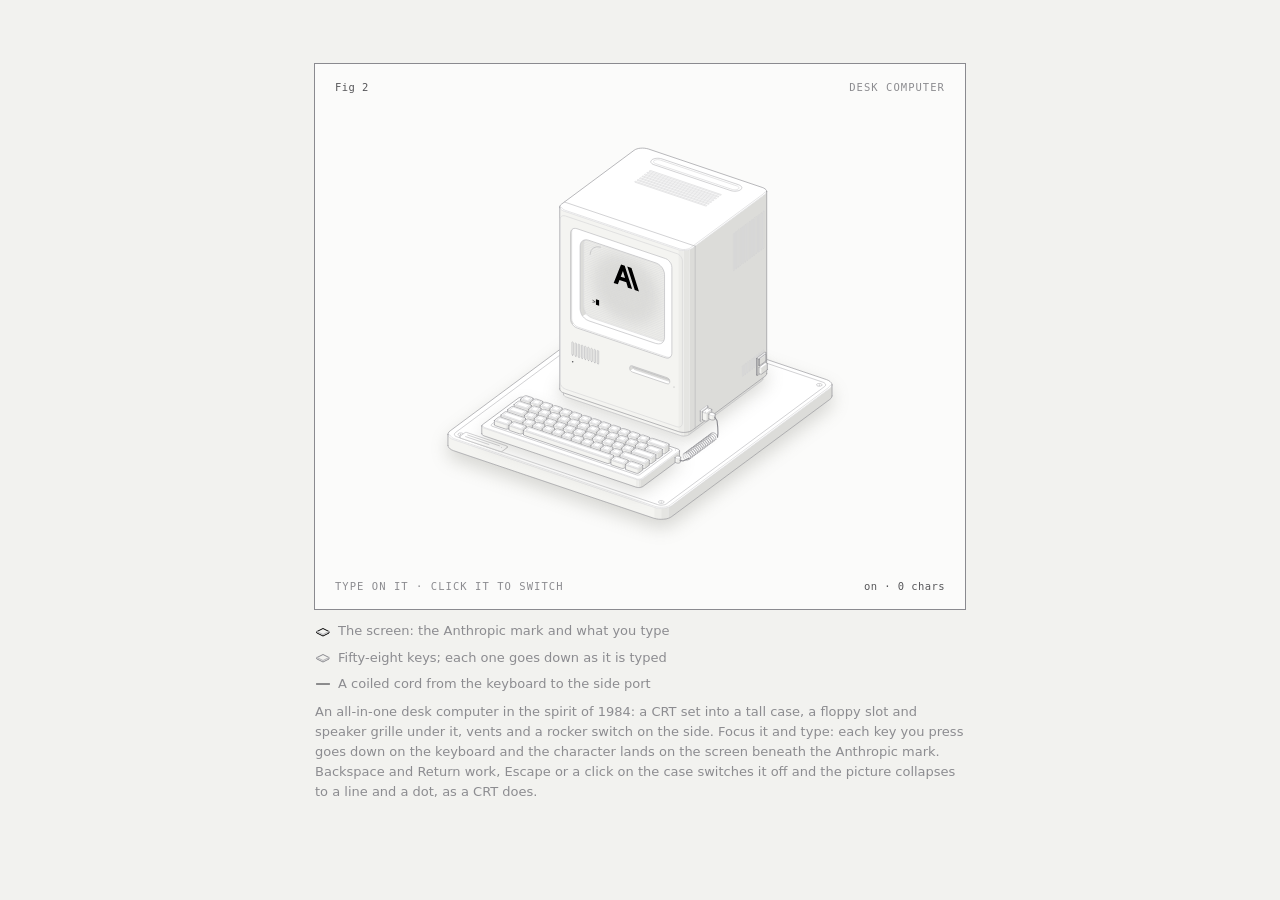
<file: .claude/skills/anatomy/examples/desk-computer/desk-computer-light.html>
<!doctype html><html lang="en"><head><meta charset="utf-8"><meta name="viewport" content="width=device-width, initial-scale=1"><title>Desk computer</title><style>
.iso{
  --anatomy-page:#0b0b0b;--anatomy-card:#131313;--anatomy-text:#a3a3a3;--anatomy-strong:#e6e6e6;--anatomy-muted:#6e6e6e;
  --anatomy-paper:#131313;--anatomy-face:#1b1b1b;--anatomy-top:#1c1c1c;
  --anatomy-shade-0:#0f0f0f;--anatomy-shade-1:#121212;--anatomy-shade-2:#151515;--anatomy-shade-3:#181818;
  --anatomy-lit-top:#262626;--anatomy-lit-shade:#1d1d1d;
  --anatomy-hi:#d4d4d4;--anatomy-mid:#6a6a6a;--anatomy-lo:#3e3e3e;--anatomy-faint:#2a2a2a;--anatomy-lit:#ffffff;
  --anatomy-halo:#050505;--anatomy-halo-opacity:.9;--anatomy-dot:#e6e6e6;
  --anatomy-red:#ff6b6b;--anatomy-green:#6be0a0;--anatomy-blue:#6b9bff;
  --anatomy-weight:.6px;--anatomy-ease:cubic-bezier(.32,.72,0,1);
  --anatomy-mono:ui-monospace,"SF Mono",Menlo,Consolas,monospace;
  --anatomy-lift:inset 0 1px 0 0 #ffffff0a,inset 0 0 0 1px #ffffff06,0 0 0 1px #00000026,0 1px 1px -.5px #00000014,0 3px 3px -1.5px #00000014,0 6px 6px -3px #00000014,0 12px 12px -6px #00000014;
}
.iso[data-theme="light"]{
  --anatomy-page:#f2f2ef;--anatomy-card:#fbfbfa;--anatomy-text:#57575a;--anatomy-strong:#18181a;--anatomy-muted:#8c8c90;
  --anatomy-paper:#fbfbfa;--anatomy-face:#ffffff;--anatomy-top:#ffffff;
  --anatomy-shade-0:#dcdcd9;--anatomy-shade-1:#e5e5e2;--anatomy-shade-2:#ededea;--anatomy-shade-3:#f4f4f1;
  --anatomy-lit-top:#ffffff;--anatomy-lit-shade:#eeeeeb;
  --anatomy-hi:#26262a;--anatomy-mid:#8a8a8f;--anatomy-lo:#b4b4b8;--anatomy-faint:#d4d4d6;--anatomy-lit:#000000;
  --anatomy-halo:#8a8a80;--anatomy-halo-opacity:.32;--anatomy-dot:#3a3a3e;
  --anatomy-red:#e5484d;--anatomy-green:#30a46c;--anatomy-blue:#3e63dd;
  --anatomy-lift:inset 0 1px 0 0 #ffffff,0 0 0 1px #0000000f,0 1px 1px -.5px #0000000a,0 3px 3px -1.5px #0000000a,0 6px 6px -3px #0000000a,0 12px 12px -6px #0000000a;
}
.iso-svg{display:block;width:100%;height:auto;overflow:visible}
.iso-svg path,.iso-svg circle{vector-effect:non-scaling-stroke}
.iso-fill{fill:var(--anatomy-paper);stroke:none}
.iso-solid[data-lit]>.iso-fill{fill:var(--anatomy-face)}
.iso-shade,.iso-top{stroke:none}
.iso-shade[data-shade="0"]{fill:var(--anatomy-shade-0)}
.iso-shade[data-shade="1"]{fill:var(--anatomy-shade-1)}
.iso-shade[data-shade="2"]{fill:var(--anatomy-shade-2)}
.iso-shade[data-shade="3"]{fill:var(--anatomy-shade-3)}
.iso-top{fill:var(--anatomy-top)}
.iso-solid[data-lit]>.iso-top{fill:var(--anatomy-lit-top)}
.iso-solid[data-lit]>.iso-shade{fill:var(--anatomy-lit-shade)}
.iso-solid[data-seamless]>.iso-shade,.iso-solid[data-seamless]>.iso-top{stroke-width:.4;stroke-linejoin:round}
.iso-solid[data-seamless]>.iso-shade[data-shade="0"]{stroke:var(--anatomy-shade-0)}
.iso-solid[data-seamless]>.iso-shade[data-shade="1"]{stroke:var(--anatomy-shade-1)}
.iso-solid[data-seamless]>.iso-shade[data-shade="2"]{stroke:var(--anatomy-shade-2)}
.iso-solid[data-seamless]>.iso-shade[data-shade="3"]{stroke:var(--anatomy-shade-3)}
.iso-solid[data-seamless]>.iso-top{stroke:var(--anatomy-top)}
.iso-solid[data-seamless][data-lit]>.iso-top{stroke:var(--anatomy-lit-top)}
.iso-solid[data-seamless][data-lit]>.iso-shade{stroke:var(--anatomy-lit-shade)}
.iso-solid[data-lit]>.iso-edge{stroke:var(--anatomy-lit)}
.iso-halo{fill:var(--anatomy-halo);stroke:none;filter:blur(9px);opacity:var(--anatomy-halo-opacity);transform:translateY(3px)}
.iso-line{fill:none;stroke:var(--anatomy-lo);stroke-width:var(--anatomy-weight);stroke-linecap:round;stroke-linejoin:round}
.iso-line[data-tone="hi"]{stroke:var(--anatomy-hi)}
.iso-line[data-tone="mid"]{stroke:var(--anatomy-mid)}
.iso-line[data-tone="lo"]{stroke:var(--anatomy-lo)}
.iso-line[data-tone="faint"]{stroke:var(--anatomy-faint)}
.iso-line[data-tone="lit"]{stroke:var(--anatomy-lit)}
.iso-line[data-tone="red"]{stroke:var(--anatomy-red)}
.iso-line[data-tone="green"]{stroke:var(--anatomy-green)}
.iso-line[data-tone="blue"]{stroke:var(--anatomy-blue)}
.iso-line[data-dotted]{stroke-dasharray:.01 3.5;stroke-width:1}
.iso-line[data-dashed]{stroke-dasharray:3 3}
.iso-line[data-flow]{stroke-dasharray:2 6}
.iso-wire-end{fill:var(--anatomy-paper);stroke:var(--anatomy-lo);stroke-width:var(--anatomy-weight)}
.iso-wire[data-tone="hi"] .iso-wire-end{stroke:var(--anatomy-hi)}
.iso-wire[data-tone="mid"] .iso-wire-end{stroke:var(--anatomy-mid)}
.iso-wire[data-tone="faint"] .iso-wire-end{stroke:var(--anatomy-faint)}
.iso-wire[data-tone="lit"] .iso-wire-end{stroke:var(--anatomy-lit)}
.iso-dots circle{fill:var(--anatomy-dot);stroke:none;opacity:.32}
.iso-dots[data-tone="hi"] circle{opacity:.85}
.iso-dots[data-tone="mid"] circle{opacity:.45}
.iso-dots[data-tone="lo"] circle{opacity:.22}
.iso-dots[data-tone="faint"] circle{opacity:.12}
.iso-face-text{fill:var(--anatomy-mid);font-family:var(--anatomy-mono);letter-spacing:.04em}
.iso-face-text[data-tone="hi"]{fill:var(--anatomy-hi)}
.iso-face-text[data-tone="lo"]{fill:var(--anatomy-lo)}
.iso-face-text[data-tone="faint"]{fill:var(--anatomy-faint)}
.tb-body{fill:var(--anatomy-shade-2);stroke:none}
.tb-shine{fill:var(--anatomy-top);stroke:none}
.tb-shade{fill:var(--anatomy-shade-0);stroke:none}
.tb-ring{fill:none;stroke:var(--anatomy-lo);stroke-width:.45;stroke-linecap:butt;stroke-linejoin:round}
.tb-ring[data-tone="mid"]{stroke:var(--anatomy-mid)}
.tb-ring[data-tone="faint"]{stroke:var(--anatomy-faint)}
.tb-ring[data-tone="hi"]{stroke:var(--anatomy-hi)}
@keyframes iso-flow{to{stroke-dashoffset:-32}}
@keyframes iso-pulse{0%,100%{opacity:.18}12%{opacity:1}40%{opacity:.18}}
.iso-line[data-flow]{animation:iso-flow 1600ms linear infinite}
.iso-dots circle[data-pulse]{animation:iso-pulse 1600ms steps(1,end) infinite;animation-delay:var(--pulse-at,0ms)}
.iso-figure{margin:32px 0 36px}
.iso-plate{position:relative;padding:52px 24px;border-radius:0;background:var(--anatomy-card);box-shadow:0 0 0 1px var(--anatomy-mid);--anatomy-paper:var(--anatomy-card)}
.iso-plate-corners{position:absolute;inset:18px 20px;pointer-events:none}
.iso-plate-corner{position:absolute;color:var(--anatomy-muted);font-family:var(--anatomy-mono);font-size:10.5px;line-height:1;letter-spacing:.04em;white-space:nowrap}
.iso-plate-corner[data-corner="fig"]{top:0;left:0;color:var(--anatomy-text)}
.iso-plate-corner[data-corner="title"]{top:0;right:0;text-transform:uppercase;letter-spacing:.1em}
.iso-plate-corner[data-corner="hint"]{bottom:0;left:0;text-transform:uppercase;letter-spacing:.1em}
.iso-plate-corner[data-corner="readout"]{right:0;bottom:0;color:var(--anatomy-text);font-variant-numeric:tabular-nums}
.iso-plate .iso-svg{margin:0 auto}
.iso-legend{display:grid;gap:8px;margin-top:12px;color:var(--anatomy-muted);font-size:13px;line-height:1.55}
.iso-keys{display:flex;flex-wrap:wrap;gap:6px 18px}
.iso-key{display:inline-flex;align-items:center;gap:7px}
.iso-swatch{width:16px;height:10px;flex:none;overflow:visible}
.iso-swatch path{fill:none;stroke:var(--anatomy-hi);stroke-width:1;vector-effect:non-scaling-stroke;stroke-linejoin:round;stroke-linecap:round}
.iso-swatch[data-mark="raised"] path,.iso-swatch[data-mark="flat"] path{stroke:var(--anatomy-mid)}
.iso-swatch[data-mark="lit"] path{stroke:var(--anatomy-lit)}
.iso-swatch[data-mark="dim"] path{stroke:var(--anatomy-lo)}
.iso-swatch[data-mark="dotted"] path{stroke-dasharray:.01 3;stroke-width:1.4}
.iso-swatch[data-mark="dashed"] path{stroke-dasharray:3 2.5}
.iso-swatch[data-mark="red"] path{stroke:var(--anatomy-red)}
.iso-swatch[data-mark="green"] path{stroke:var(--anatomy-green)}
.iso-swatch[data-mark="blue"] path{stroke:var(--anatomy-blue)}
.iso-swatch-crease{stroke:var(--anatomy-lo)!important}
@media (max-width:560px){.iso-plate{padding:48px 12px 70px}.iso-plate-corner[data-corner="hint"]{bottom:18px}}
@media (prefers-reduced-motion:reduce){.iso-line[data-flow],.iso-dots circle[data-pulse]{animation:none}}

*{box-sizing:border-box}
html{color-scheme:dark}
body[data-theme="light"]{color-scheme:light}
body{margin:0;background:var(--anatomy-page);color:var(--anatomy-text);font:14px/1.6 ui-sans-serif,system-ui,-apple-system,"Segoe UI",sans-serif;-webkit-font-smoothing:antialiased}
.iso-page{width:min(650px,100% - 32px);margin:64px auto 96px}
</style></head><body class="iso" data-theme="light"><main class="iso-page"><style>
.pc-well{fill:var(--anatomy-shade-1)}
.pc-bezel{fill:var(--anatomy-top)}
.pc-dark{fill:var(--anatomy-shade-0)}
.pc-glass{fill:var(--anatomy-shade-0);transition:fill .5s var(--anatomy-ease)}
.pc-glass[data-on]{fill:var(--anatomy-lit-shade)}
.pc-glow{fill:var(--anatomy-lit);opacity:.07;filter:blur(6px)}
.pc-scan{fill:none;stroke:var(--anatomy-faint);stroke-width:.5px;vector-effect:non-scaling-stroke;opacity:.7}
.pc-logo{fill:var(--anatomy-lit);fill-rule:evenodd}
.pc-text{fill:var(--anatomy-lit);font-family:var(--anatomy-mono);letter-spacing:.02em}
.pc-cursor{fill:var(--anatomy-lit);animation:pc-blink 1.06s steps(1,end) infinite}
.pc-beam{fill:none;stroke:var(--anatomy-lit);stroke-width:1.4px;vector-effect:non-scaling-stroke;stroke-linecap:round}
.pc-dot{fill:var(--anatomy-lit)}
.pc-cord{stroke-width:1.1px}
.pc-key,.pc-computer{cursor:pointer}
.pc-key[data-down] .iso-edge{stroke:var(--anatomy-hi)}
[data-part="led"]{transition:opacity .4s var(--anatomy-ease)}
@keyframes pc-blink{50%{opacity:0}}
@media (prefers-reduced-motion:reduce){.pc-cursor{animation:none}}
.pc-sr{position:absolute;width:1px;height:1px;overflow:hidden;clip-path:inset(50%);white-space:nowrap}
.iso-stage{touch-action:pan-y}
.iso-stage:focus{outline:none}
.iso-stage:focus-visible{outline:1px solid var(--anatomy-muted);outline-offset:6px}
</style><figure class="iso-figure"><div class="iso-plate"><div class="iso-plate-corners" aria-hidden="true"><span class="iso-plate-corner" data-corner="fig">Fig 2</span><span class="iso-plate-corner" data-corner="title">Desk computer</span><span class="iso-plate-corner" data-corner="hint">Type on it · click it to switch</span><span class="iso-plate-corner" data-corner="readout" data-readout>on · 0 chars</span></div><div class="iso-stage" tabindex="0" role="group" aria-label="Desk computer. Type to write on its screen; Escape switches the power."><svg xmlns="http://www.w3.org/2000/svg" class="iso-svg" viewBox="0 0 600 440" role="img" aria-label="An all-in-one desk computer in the spirit of 1984 on a bench plate: a tall case with a CRT set into its front showing the Anthropic mark and a typing prompt, a floppy slot and speaker grille below, vents and a rocker switch on the side, and a keyboard joined to a side port by a coiled cord."><path class="iso-halo" d="M108.6 322.8L108.9 321.5L109.6 320.3L110.8 319.3L268.3 202.5L269.9 201.5L271.8 200.8L274 200.2L276.4 199.8L278.9 199.7L281.4 199.8L283.7 200.2L285.9 200.8L485.8 268.2L487.7 269L489.3 269.9L490.4 271L491.1 272.2L491.4 273.5L491.4 284.5L491.1 285.7L490.4 286.9L489.2 288L331.7 404.7L330.1 405.7L328.2 406.5L326 407.1L323.6 407.4L321.1 407.5L318.6 407.4L316.3 407L314.1 406.5L114.2 339.1L112.3 338.3L110.7 337.3L109.6 336.2L108.9 335L108.6 333.8Z"/><g class="iso-solid"><path class="iso-fill" d="M274.1 226.2L274.1 225.2L274.7 224.2L275.6 223.4L276.9 222.6L278.5 222L280.3 221.6L282.2 221.4L284.2 221.4L286.1 221.7L287.9 222.2L289.4 222.8L290.6 223.6L291.4 224.5L291.8 225.5L291.8 227.2L291.7 228.2L291.2 229.2L290.3 230.1L289 230.8L287.4 231.4L285.6 231.8L283.6 232L281.7 232L279.7 231.7L278 231.3L276.5 230.6L275.3 229.8L274.5 228.9L274.1 228Z"/><path class="iso-shade" data-shade="0" d="M290.3 230.1L289 230.8L289 229.1L290.3 228.3ZM289 230.8L287.4 231.4L287.4 229.7L289 229.1ZM291.8 227.2L291.7 228.2L291.7 226.5L291.8 225.5ZM291.7 228.2L291.2 229.2L291.2 227.4L291.7 226.5ZM291.2 229.2L290.3 230.1L290.3 228.3L291.2 227.4Z"/><path class="iso-shade" data-shade="1" d="M287.4 231.4L285.6 231.8L285.6 230.1L287.4 229.7ZM285.6 231.8L283.6 232L283.6 230.3L285.6 230.1Z"/><path class="iso-shade" data-shade="2" d="M283.6 232L281.7 232L281.7 230.2L283.6 230.3ZM281.7 232L279.7 231.7L279.7 230L281.7 230.2ZM279.7 231.7L278 231.3L278 229.5L279.7 230Z"/><path class="iso-shade" data-shade="3" d="M278 231.3L276.5 230.6L276.5 228.9L278 229.5ZM276.5 230.6L275.3 229.8L275.3 228.1L276.5 228.9ZM275.3 229.8L274.5 228.9L274.5 227.2L275.3 228.1ZM274.5 228.9L274.1 228L274.1 226.2L274.5 227.2Z"/><path class="iso-top" d="M290.3 228.3L289 229.1L287.4 229.7L285.6 230.1L283.6 230.3L281.7 230.2L279.7 230L278 229.5L276.5 228.9L275.3 228.1L274.5 227.2L274.1 226.2L274.1 225.2L274.7 224.2L275.6 223.4L276.9 222.6L278.5 222L280.3 221.6L282.2 221.4L284.2 221.4L286.1 221.7L287.9 222.2L289.4 222.8L290.6 223.6L291.4 224.5L291.8 225.5L291.7 226.5L291.2 227.4Z"/><path class="iso-line iso-crease" data-tone="faint" d="M291.8 225.5L291.7 226.5L291.2 227.4L290.3 228.3L289 229.1L287.4 229.7L285.6 230.1L283.6 230.3L281.7 230.2L279.7 230L278 229.5L276.5 228.9L275.3 228.1L274.5 227.2L274.1 226.2"/><path class="iso-line iso-edge" data-tone="lo" d="M274.1 226.2L274.1 225.2L274.7 224.2L275.6 223.4L276.9 222.6L278.5 222L280.3 221.6L282.2 221.4L284.2 221.4L286.1 221.7L287.9 222.2L289.4 222.8L290.6 223.6L291.4 224.5L291.8 225.5M291.8 227.2L291.7 228.2L291.2 229.2L290.3 230.1L289 230.8L287.4 231.4L285.6 231.8L283.6 232L281.7 232L279.7 231.7L278 231.3L276.5 230.6L275.3 229.8L274.5 228.9L274.1 228M274.1 226.2L274.1 228M291.8 225.5L291.8 227.2"/></g><g class="iso-solid"><path class="iso-fill" d="M276.1 222.4L276.2 221.6L276.5 220.9L277.3 220.2L278.2 219.6L279.5 219.1L280.9 218.8L282.4 218.7L283.9 218.7L285.4 218.9L286.8 219.3L287.9 219.8L288.9 220.4L289.5 221.1L289.8 221.8L289.8 225.6L289.7 226.3L289.3 227.1L288.6 227.8L287.6 228.3L286.4 228.8L285 229.1L283.5 229.3L281.9 229.2L280.5 229L279.1 228.7L277.9 228.2L277 227.6L276.4 226.9L276.1 226.1Z"/><path class="iso-shade" data-shade="0" d="M288.6 227.8L287.6 228.3L287.6 224.6L288.6 224ZM287.6 228.3L286.4 228.8L286.4 225.1L287.6 224.6ZM289.8 225.6L289.7 226.3L289.7 222.6L289.8 221.8ZM289.7 226.3L289.3 227.1L289.3 223.3L289.7 222.6ZM289.3 227.1L288.6 227.8L288.6 224L289.3 223.3Z"/><path class="iso-shade" data-shade="1" d="M286.4 228.8L285 229.1L285 225.4L286.4 225.1ZM285 229.1L283.5 229.3L283.5 225.5L285 225.4Z"/><path class="iso-shade" data-shade="2" d="M283.5 229.3L281.9 229.2L281.9 225.5L283.5 225.5ZM281.9 229.2L280.5 229L280.5 225.3L281.9 225.5ZM280.5 229L279.1 228.7L279.1 224.9L280.5 225.3Z"/><path class="iso-shade" data-shade="3" d="M279.1 228.7L277.9 228.2L277.9 224.5L279.1 224.9ZM277.9 228.2L277 227.6L277 223.8L277.9 224.5ZM277 227.6L276.4 226.9L276.4 223.1L277 223.8ZM276.4 226.9L276.1 226.1L276.1 222.4L276.4 223.1Z"/><path class="iso-top" d="M288.6 224L287.6 224.6L286.4 225.1L285 225.4L283.5 225.5L281.9 225.5L280.5 225.3L279.1 224.9L277.9 224.5L277 223.8L276.4 223.1L276.1 222.4L276.2 221.6L276.5 220.9L277.3 220.2L278.2 219.6L279.5 219.1L280.9 218.8L282.4 218.7L283.9 218.7L285.4 218.9L286.8 219.3L287.9 219.8L288.9 220.4L289.5 221.1L289.8 221.8L289.7 222.6L289.3 223.3Z"/><path class="iso-line iso-crease" data-tone="faint" d="M289.8 221.8L289.7 222.6L289.3 223.3L288.6 224L287.6 224.6L286.4 225.1L285 225.4L283.5 225.5L281.9 225.5L280.5 225.3L279.1 224.9L277.9 224.5L277 223.8L276.4 223.1L276.1 222.4"/><path class="iso-line iso-edge" data-tone="mid" d="M276.1 222.4L276.2 221.6L276.5 220.9L277.3 220.2L278.2 219.6L279.5 219.1L280.9 218.8L282.4 218.7L283.9 218.7L285.4 218.9L286.8 219.3L287.9 219.8L288.9 220.4L289.5 221.1L289.8 221.8M289.8 225.6L289.7 226.3L289.3 227.1L288.6 227.8L287.6 228.3L286.4 228.8L285 229.1L283.5 229.3L281.9 229.2L280.5 229L279.1 228.7L277.9 228.2L277 227.6L276.4 226.9L276.1 226.1M276.1 222.4L276.1 226.1M289.8 221.8L289.8 225.6"/></g><g class="iso-solid"><path class="iso-fill" d="M448.7 285.1L448.8 284.1L449.3 283.1L450.2 282.2L451.5 281.5L453.1 280.9L454.9 280.5L456.8 280.3L458.8 280.3L460.7 280.6L462.5 281.1L464 281.7L465.2 282.5L466 283.4L466.4 284.4L466.4 286.1L466.3 287.1L465.8 288.1L464.9 289L463.6 289.7L462 290.3L460.2 290.7L458.3 290.9L456.3 290.9L454.3 290.6L452.6 290.2L451.1 289.5L449.9 288.7L449.1 287.8L448.7 286.8Z"/><path class="iso-shade" data-shade="0" d="M464.9 289L463.6 289.7L463.6 288L464.9 287.2ZM463.6 289.7L462 290.3L462 288.6L463.6 288ZM466.4 286.1L466.3 287.1L466.3 285.4L466.4 284.4ZM466.3 287.1L465.8 288.1L465.8 286.3L466.3 285.4ZM465.8 288.1L464.9 289L464.9 287.2L465.8 286.3Z"/><path class="iso-shade" data-shade="1" d="M462 290.3L460.2 290.7L460.2 289L462 288.6ZM460.2 290.7L458.3 290.9L458.3 289.2L460.2 289Z"/><path class="iso-shade" data-shade="2" d="M458.3 290.9L456.3 290.9L456.3 289.1L458.3 289.2ZM456.3 290.9L454.3 290.6L454.3 288.9L456.3 289.1ZM454.3 290.6L452.6 290.2L452.6 288.4L454.3 288.9Z"/><path class="iso-shade" data-shade="3" d="M452.6 290.2L451.1 289.5L451.1 287.8L452.6 288.4ZM451.1 289.5L449.9 288.7L449.9 287L451.1 287.8ZM449.9 288.7L449.1 287.8L449.1 286.1L449.9 287ZM449.1 287.8L448.7 286.8L448.7 285.1L449.1 286.1Z"/><path class="iso-top" d="M464.9 287.2L463.6 288L462 288.6L460.2 289L458.3 289.2L456.3 289.1L454.3 288.9L452.6 288.4L451.1 287.8L449.9 287L449.1 286.1L448.7 285.1L448.8 284.1L449.3 283.1L450.2 282.2L451.5 281.5L453.1 280.9L454.9 280.5L456.8 280.3L458.8 280.3L460.7 280.6L462.5 281.1L464 281.7L465.2 282.5L466 283.4L466.4 284.4L466.3 285.4L465.8 286.3Z"/><path class="iso-line iso-crease" data-tone="faint" d="M466.4 284.4L466.3 285.4L465.8 286.3L464.9 287.2L463.6 288L462 288.6L460.2 289L458.3 289.2L456.3 289.1L454.3 288.9L452.6 288.4L451.1 287.8L449.9 287L449.1 286.1L448.7 285.1"/><path class="iso-line iso-edge" data-tone="lo" d="M448.7 285.1L448.8 284.1L449.3 283.1L450.2 282.2L451.5 281.5L453.1 280.9L454.9 280.5L456.8 280.3L458.8 280.3L460.7 280.6L462.5 281.1L464 281.7L465.2 282.5L466 283.4L466.4 284.4M466.4 286.1L466.3 287.1L465.8 288.1L464.9 289L463.6 289.7L462 290.3L460.2 290.7L458.3 290.9L456.3 290.9L454.3 290.6L452.6 290.2L451.1 289.5L449.9 288.7L449.1 287.8L448.7 286.8M448.7 285.1L448.7 286.8M466.4 284.4L466.4 286.1"/></g><g class="iso-solid"><path class="iso-fill" d="M450.7 281.3L450.8 280.5L451.2 279.8L451.9 279.1L452.9 278.5L454.1 278L455.5 277.7L457 277.6L458.5 277.6L460 277.8L461.4 278.2L462.5 278.7L463.5 279.3L464.1 280L464.4 280.7L464.4 284.5L464.3 285.2L463.9 286L463.2 286.6L462.2 287.2L461 287.7L459.6 288L458.1 288.1L456.6 288.1L455.1 287.9L453.7 287.6L452.5 287.1L451.6 286.5L451 285.8L450.7 285Z"/><path class="iso-shade" data-shade="0" d="M463.2 286.6L462.2 287.2L462.2 283.5L463.2 282.9ZM462.2 287.2L461 287.7L461 284L462.2 283.5ZM464.4 284.5L464.3 285.2L464.3 281.5L464.4 280.7ZM464.3 285.2L463.9 286L463.9 282.2L464.3 281.5ZM463.9 286L463.2 286.6L463.2 282.9L463.9 282.2Z"/><path class="iso-shade" data-shade="1" d="M461 287.7L459.6 288L459.6 284.3L461 284ZM459.6 288L458.1 288.1L458.1 284.4L459.6 284.3Z"/><path class="iso-shade" data-shade="2" d="M458.1 288.1L456.6 288.1L456.6 284.4L458.1 284.4ZM456.6 288.1L455.1 287.9L455.1 284.2L456.6 284.4ZM455.1 287.9L453.7 287.6L453.7 283.8L455.1 284.2Z"/><path class="iso-shade" data-shade="3" d="M453.7 287.6L452.5 287.1L452.5 283.3L453.7 283.8ZM452.5 287.1L451.6 286.5L451.6 282.7L452.5 283.3ZM451.6 286.5L451 285.8L451 282L451.6 282.7ZM451 285.8L450.7 285L450.7 281.3L451 282Z"/><path class="iso-top" d="M463.2 282.9L462.2 283.5L461 284L459.6 284.3L458.1 284.4L456.6 284.4L455.1 284.2L453.7 283.8L452.5 283.3L451.6 282.7L451 282L450.7 281.3L450.8 280.5L451.2 279.8L451.9 279.1L452.9 278.5L454.1 278L455.5 277.7L457 277.6L458.5 277.6L460 277.8L461.4 278.2L462.5 278.7L463.5 279.3L464.1 280L464.4 280.7L464.3 281.5L463.9 282.2Z"/><path class="iso-line iso-crease" data-tone="faint" d="M464.4 280.7L464.3 281.5L463.9 282.2L463.2 282.9L462.2 283.5L461 284L459.6 284.3L458.1 284.4L456.6 284.4L455.1 284.2L453.7 283.8L452.5 283.3L451.6 282.7L451 282L450.7 281.3"/><path class="iso-line iso-edge" data-tone="mid" d="M450.7 281.3L450.8 280.5L451.2 279.8L451.9 279.1L452.9 278.5L454.1 278L455.5 277.7L457 277.6L458.5 277.6L460 277.8L461.4 278.2L462.5 278.7L463.5 279.3L464.1 280L464.4 280.7M464.4 284.5L464.3 285.2L463.9 286L463.2 286.6L462.2 287.2L461 287.7L459.6 288L458.1 288.1L456.6 288.1L455.1 287.9L453.7 287.6L452.5 287.1L451.6 286.5L451 285.8L450.7 285M450.7 281.3L450.7 285M464.4 280.7L464.4 284.5"/></g><g class="iso-solid"><path class="iso-fill" d="M133.6 330.3L133.7 329.3L134.2 328.4L135.1 327.5L136.4 326.7L138 326.1L139.8 325.7L141.7 325.6L143.7 325.6L145.7 325.8L147.4 326.3L148.9 326.9L150.1 327.7L150.9 328.6L151.3 329.6L151.3 331.4L151.2 332.4L150.7 333.3L149.8 334.2L148.5 335L146.9 335.6L145.1 336L143.2 336.2L141.2 336.1L139.3 335.9L137.5 335.4L136 334.8L134.8 334L134 333.1L133.6 332.1Z"/><path class="iso-shade" data-shade="0" d="M149.8 334.2L148.5 335L148.5 333.2L149.8 332.5ZM148.5 335L146.9 335.6L146.9 333.8L148.5 333.2ZM151.3 331.4L151.2 332.4L151.2 330.6L151.3 329.6ZM151.2 332.4L150.7 333.3L150.7 331.6L151.2 330.6ZM150.7 333.3L149.8 334.2L149.8 332.5L150.7 331.6Z"/><path class="iso-shade" data-shade="1" d="M146.9 335.6L145.1 336L145.1 334.2L146.9 333.8ZM145.1 336L143.2 336.2L143.2 334.4L145.1 334.2Z"/><path class="iso-shade" data-shade="2" d="M143.2 336.2L141.2 336.1L141.2 334.4L143.2 334.4ZM141.2 336.1L139.3 335.9L139.3 334.1L141.2 334.4ZM139.3 335.9L137.5 335.4L137.5 333.7L139.3 334.1Z"/><path class="iso-shade" data-shade="3" d="M137.5 335.4L136 334.8L136 333L137.5 333.7ZM136 334.8L134.8 334L134.8 332.2L136 333ZM134.8 334L134 333.1L134 331.3L134.8 332.2ZM134 333.1L133.6 332.1L133.6 330.3L134 331.3Z"/><path class="iso-top" d="M149.8 332.5L148.5 333.2L146.9 333.8L145.1 334.2L143.2 334.4L141.2 334.4L139.3 334.1L137.5 333.7L136 333L134.8 332.2L134 331.3L133.6 330.3L133.7 329.3L134.2 328.4L135.1 327.5L136.4 326.7L138 326.1L139.8 325.7L141.7 325.6L143.7 325.6L145.7 325.8L147.4 326.3L148.9 326.9L150.1 327.7L150.9 328.6L151.3 329.6L151.2 330.6L150.7 331.6Z"/><path class="iso-line iso-crease" data-tone="faint" d="M151.3 329.6L151.2 330.6L150.7 331.6L149.8 332.5L148.5 333.2L146.9 333.8L145.1 334.2L143.2 334.4L141.2 334.4L139.3 334.1L137.5 333.7L136 333L134.8 332.2L134 331.3L133.6 330.3"/><path class="iso-line iso-edge" data-tone="lo" d="M133.6 330.3L133.7 329.3L134.2 328.4L135.1 327.5L136.4 326.7L138 326.1L139.8 325.7L141.7 325.6L143.7 325.6L145.7 325.8L147.4 326.3L148.9 326.9L150.1 327.7L150.9 328.6L151.3 329.6M151.3 331.4L151.2 332.4L150.7 333.3L149.8 334.2L148.5 335L146.9 335.6L145.1 336L143.2 336.2L141.2 336.1L139.3 335.9L137.5 335.4L136 334.8L134.8 334L134 333.1L133.6 332.1M133.6 330.3L133.6 332.1M151.3 329.6L151.3 331.4"/></g><g class="iso-solid"><path class="iso-fill" d="M135.6 326.5L135.7 325.7L136.1 325L136.8 324.3L137.8 323.7L139 323.3L140.4 323L141.9 322.8L143.4 322.9L144.9 323L146.3 323.4L147.5 323.9L148.4 324.5L149 325.2L149.3 326L149.3 329.7L149.2 330.5L148.8 331.2L148.1 331.9L147.1 332.5L145.9 332.9L144.5 333.2L143 333.4L141.5 333.4L140 333.2L138.6 332.8L137.5 332.3L136.5 331.7L135.9 331L135.6 330.3Z"/><path class="iso-shade" data-shade="0" d="M148.1 331.9L147.1 332.5L147.1 328.7L148.1 328.2ZM147.1 332.5L145.9 332.9L145.9 329.2L147.1 328.7ZM149.3 329.7L149.2 330.5L149.2 326.7L149.3 326ZM149.2 330.5L148.8 331.2L148.8 327.5L149.2 326.7ZM148.8 331.2L148.1 331.9L148.1 328.2L148.8 327.5Z"/><path class="iso-shade" data-shade="1" d="M145.9 332.9L144.5 333.2L144.5 329.5L145.9 329.2ZM144.5 333.2L143 333.4L143 329.7L144.5 329.5Z"/><path class="iso-shade" data-shade="2" d="M143 333.4L141.5 333.4L141.5 329.6L143 329.7ZM141.5 333.4L140 333.2L140 329.4L141.5 329.6ZM140 333.2L138.6 332.8L138.6 329.1L140 329.4Z"/><path class="iso-shade" data-shade="3" d="M138.6 332.8L137.5 332.3L137.5 328.6L138.6 329.1ZM137.5 332.3L136.5 331.7L136.5 328L137.5 328.6ZM136.5 331.7L135.9 331L135.9 327.3L136.5 328ZM135.9 331L135.6 330.3L135.6 326.5L135.9 327.3Z"/><path class="iso-top" d="M148.1 328.2L147.1 328.7L145.9 329.2L144.5 329.5L143 329.7L141.5 329.6L140 329.4L138.6 329.1L137.5 328.6L136.5 328L135.9 327.3L135.6 326.5L135.7 325.7L136.1 325L136.8 324.3L137.8 323.7L139 323.3L140.4 323L141.9 322.8L143.4 322.9L144.9 323L146.3 323.4L147.5 323.9L148.4 324.5L149 325.2L149.3 326L149.2 326.7L148.8 327.5Z"/><path class="iso-line iso-crease" data-tone="faint" d="M149.3 326L149.2 326.7L148.8 327.5L148.1 328.2L147.1 328.7L145.9 329.2L144.5 329.5L143 329.7L141.5 329.6L140 329.4L138.6 329.1L137.5 328.6L136.5 328L135.9 327.3L135.6 326.5"/><path class="iso-line iso-edge" data-tone="mid" d="M135.6 326.5L135.7 325.7L136.1 325L136.8 324.3L137.8 323.7L139 323.3L140.4 323L141.9 322.8L143.4 322.9L144.9 323L146.3 323.4L147.5 323.9L148.4 324.5L149 325.2L149.3 326M149.3 329.7L149.2 330.5L148.8 331.2L148.1 331.9L147.1 332.5L145.9 332.9L144.5 333.2L143 333.4L141.5 333.4L140 333.2L138.6 332.8L137.5 332.3L136.5 331.7L135.9 331L135.6 330.3M135.6 326.5L135.6 330.3M149.3 326L149.3 329.7"/></g><g class="iso-solid"><path class="iso-fill" d="M308.2 389.2L308.3 388.2L308.8 387.3L309.7 386.4L311 385.6L312.6 385L314.4 384.6L316.4 384.4L318.3 384.5L320.3 384.7L322 385.2L323.5 385.8L324.7 386.6L325.5 387.5L325.9 388.5L325.9 390.3L325.9 391.3L325.3 392.2L324.4 393.1L323.1 393.9L321.5 394.5L319.7 394.9L317.8 395.1L315.8 395L313.9 394.8L312.1 394.3L310.6 393.7L309.4 392.9L308.6 392L308.2 391Z"/><path class="iso-shade" data-shade="0" d="M324.4 393.1L323.1 393.9L323.1 392.1L324.4 391.4ZM323.1 393.9L321.5 394.5L321.5 392.7L323.1 392.1ZM325.9 390.3L325.9 391.3L325.9 389.5L325.9 388.5ZM325.9 391.3L325.3 392.2L325.3 390.5L325.9 389.5ZM325.3 392.2L324.4 393.1L324.4 391.4L325.3 390.5Z"/><path class="iso-shade" data-shade="1" d="M321.5 394.5L319.7 394.9L319.7 393.1L321.5 392.7ZM319.7 394.9L317.8 395.1L317.8 393.3L319.7 393.1Z"/><path class="iso-shade" data-shade="2" d="M317.8 395.1L315.8 395L315.8 393.3L317.8 393.3ZM315.8 395L313.9 394.8L313.9 393L315.8 393.3ZM313.9 394.8L312.1 394.3L312.1 392.5L313.9 393Z"/><path class="iso-shade" data-shade="3" d="M312.1 394.3L310.6 393.7L310.6 391.9L312.1 392.5ZM310.6 393.7L309.4 392.9L309.4 391.1L310.6 391.9ZM309.4 392.9L308.6 392L308.6 390.2L309.4 391.1ZM308.6 392L308.2 391L308.2 389.2L308.6 390.2Z"/><path class="iso-top" d="M324.4 391.4L323.1 392.1L321.5 392.7L319.7 393.1L317.8 393.3L315.8 393.3L313.9 393L312.1 392.5L310.6 391.9L309.4 391.1L308.6 390.2L308.2 389.2L308.3 388.2L308.8 387.3L309.7 386.4L311 385.6L312.6 385L314.4 384.6L316.4 384.4L318.3 384.5L320.3 384.7L322 385.2L323.5 385.8L324.7 386.6L325.5 387.5L325.9 388.5L325.9 389.5L325.3 390.5Z"/><path class="iso-line iso-crease" data-tone="faint" d="M325.9 388.5L325.9 389.5L325.3 390.5L324.4 391.4L323.1 392.1L321.5 392.7L319.7 393.1L317.8 393.3L315.8 393.3L313.9 393L312.1 392.5L310.6 391.9L309.4 391.1L308.6 390.2L308.2 389.2"/><path class="iso-line iso-edge" data-tone="lo" d="M308.2 389.2L308.3 388.2L308.8 387.3L309.7 386.4L311 385.6L312.6 385L314.4 384.6L316.4 384.4L318.3 384.5L320.3 384.7L322 385.2L323.5 385.8L324.7 386.6L325.5 387.5L325.9 388.5M325.9 390.3L325.9 391.3L325.3 392.2L324.4 393.1L323.1 393.9L321.5 394.5L319.7 394.9L317.8 395.1L315.8 395L313.9 394.8L312.1 394.3L310.6 393.7L309.4 392.9L308.6 392L308.2 391M308.2 389.2L308.2 391M325.9 388.5L325.9 390.3"/></g><g class="iso-solid"><path class="iso-fill" d="M310.2 385.4L310.3 384.6L310.7 383.9L311.4 383.2L312.4 382.6L313.6 382.2L315 381.9L316.5 381.7L318.1 381.7L319.5 381.9L320.9 382.3L322.1 382.8L323 383.4L323.6 384.1L323.9 384.9L323.9 388.6L323.8 389.4L323.5 390.1L322.7 390.8L321.8 391.4L320.5 391.8L319.1 392.1L317.6 392.3L316.1 392.3L314.6 392.1L313.2 391.7L312.1 391.2L311.1 390.6L310.5 389.9L310.2 389.1Z"/><path class="iso-shade" data-shade="0" d="M322.7 390.8L321.8 391.4L321.8 387.6L322.7 387ZM321.8 391.4L320.5 391.8L320.5 388.1L321.8 387.6ZM323.9 388.6L323.8 389.4L323.8 385.6L323.9 384.9ZM323.8 389.4L323.5 390.1L323.5 386.4L323.8 385.6ZM323.5 390.1L322.7 390.8L322.7 387L323.5 386.4Z"/><path class="iso-shade" data-shade="1" d="M320.5 391.8L319.1 392.1L319.1 388.4L320.5 388.1ZM319.1 392.1L317.6 392.3L317.6 388.5L319.1 388.4Z"/><path class="iso-shade" data-shade="2" d="M317.6 392.3L316.1 392.3L316.1 388.5L317.6 388.5ZM316.1 392.3L314.6 392.1L314.6 388.3L316.1 388.5ZM314.6 392.1L313.2 391.7L313.2 388L314.6 388.3Z"/><path class="iso-shade" data-shade="3" d="M313.2 391.7L312.1 391.2L312.1 387.5L313.2 388ZM312.1 391.2L311.1 390.6L311.1 386.9L312.1 387.5ZM311.1 390.6L310.5 389.9L310.5 386.2L311.1 386.9ZM310.5 389.9L310.2 389.1L310.2 385.4L310.5 386.2Z"/><path class="iso-top" d="M322.7 387L321.8 387.6L320.5 388.1L319.1 388.4L317.6 388.5L316.1 388.5L314.6 388.3L313.2 388L312.1 387.5L311.1 386.9L310.5 386.2L310.2 385.4L310.3 384.6L310.7 383.9L311.4 383.2L312.4 382.6L313.6 382.2L315 381.9L316.5 381.7L318.1 381.7L319.5 381.9L320.9 382.3L322.1 382.8L323 383.4L323.6 384.1L323.9 384.9L323.8 385.6L323.5 386.4Z"/><path class="iso-line iso-crease" data-tone="faint" d="M323.9 384.9L323.8 385.6L323.5 386.4L322.7 387L321.8 387.6L320.5 388.1L319.1 388.4L317.6 388.5L316.1 388.5L314.6 388.3L313.2 388L312.1 387.5L311.1 386.9L310.5 386.2L310.2 385.4"/><path class="iso-line iso-edge" data-tone="mid" d="M310.2 385.4L310.3 384.6L310.7 383.9L311.4 383.2L312.4 382.6L313.6 382.2L315 381.9L316.5 381.7L318.1 381.7L319.5 381.9L320.9 382.3L322.1 382.8L323 383.4L323.6 384.1L323.9 384.9M323.9 388.6L323.8 389.4L323.5 390.1L322.7 390.8L321.8 391.4L320.5 391.8L319.1 392.1L317.6 392.3L316.1 392.3L314.6 392.1L313.2 391.7L312.1 391.2L311.1 390.6L310.5 389.9L310.2 389.1M310.2 385.4L310.2 389.1M323.9 384.9L323.9 388.6"/></g><g class="iso-solid"><path class="iso-fill" d="M108.6 317.3L108.9 316L109.6 314.9L110.8 313.8L268.3 197L269.9 196L271.8 195.3L274 194.7L276.4 194.3L278.9 194.2L281.4 194.3L283.7 194.7L285.9 195.3L485.8 262.7L487.7 263.5L489.3 264.5L490.4 265.6L491.1 266.7L491.4 268L491.4 279L491.1 280.2L490.4 281.4L489.2 282.5L331.7 399.2L330.1 400.2L328.2 401L326 401.6L323.6 401.9L321.1 402L318.6 401.9L316.3 401.5L314.1 401L114.2 333.6L112.3 332.8L110.7 331.8L109.6 330.7L108.9 329.5L108.6 328.3Z"/><path class="iso-shade" data-shade="0" d="M491.4 279L491.1 280.2L491.1 269.2L491.4 268ZM491.1 280.2L490.4 281.4L490.4 270.4L491.1 269.2ZM490.4 281.4L489.2 282.5L489.2 271.5L490.4 270.4ZM489.2 282.5L331.7 399.2L331.7 388.3L489.2 271.5ZM331.7 399.2L330.1 400.2L330.1 389.2L331.7 388.3ZM330.1 400.2L328.2 401L328.2 390L330.1 389.2Z"/><path class="iso-shade" data-shade="1" d="M328.2 401L326 401.6L326 390.6L328.2 390ZM326 401.6L323.6 401.9L323.6 390.9L326 390.6ZM323.6 401.9L321.1 402L321.1 391.1L323.6 390.9Z"/><path class="iso-shade" data-shade="2" d="M321.1 402L318.6 401.9L318.6 390.9L321.1 391.1ZM318.6 401.9L316.3 401.5L316.3 390.6L318.6 390.9ZM316.3 401.5L314.1 401L314.1 390L316.3 390.6Z"/><path class="iso-shade" data-shade="3" d="M314.1 401L114.2 333.6L114.2 322.6L314.1 390ZM114.2 333.6L112.3 332.8L112.3 321.8L114.2 322.6ZM112.3 332.8L110.7 331.8L110.7 320.8L112.3 321.8ZM110.7 331.8L109.6 330.7L109.6 319.7L110.7 320.8ZM109.6 330.7L108.9 329.5L108.9 318.5L109.6 319.7ZM108.9 329.5L108.6 328.3L108.6 317.3L108.9 318.5Z"/><path class="iso-top" d="M485.8 262.7L487.7 263.5L489.3 264.5L490.4 265.6L491.1 266.7L491.4 268L491.1 269.2L490.4 270.4L489.2 271.5L331.7 388.3L330.1 389.2L328.2 390L326 390.6L323.6 390.9L321.1 391.1L318.6 390.9L316.3 390.6L314.1 390L114.2 322.6L112.3 321.8L110.7 320.8L109.6 319.7L108.9 318.5L108.6 317.3L108.9 316L109.6 314.9L110.8 313.8L268.3 197L269.9 196L271.8 195.3L274 194.7L276.4 194.3L278.9 194.2L281.4 194.3L283.7 194.7L285.9 195.3Z"/><path class="iso-line iso-crease" data-tone="faint" d="M491.4 268L491.1 269.2L490.4 270.4L489.2 271.5L331.7 388.3L330.1 389.2L328.2 390L326 390.6L323.6 390.9L321.1 391.1L318.6 390.9L316.3 390.6L314.1 390L114.2 322.6L112.3 321.8L110.7 320.8L109.6 319.7L108.9 318.5L108.6 317.3"/><path class="iso-line iso-bevel" data-tone="faint" d="M491.4 268L489.1 269L488.5 270L487.5 271L330.1 387.7L328.7 388.5L327.1 389.2L325.2 389.6L323.2 389.9L321.1 390L319 389.9L317.1 389.6L315.1 389.1L115.4 321.8L113.7 321.1L112.4 320.3L111.5 319.3L110.9 318.3L108.6 317.3"/><path class="iso-line iso-edge" data-tone="mid" d="M108.6 317.3L108.9 316L109.6 314.9L110.8 313.8L268.3 197L269.9 196L271.8 195.3L274 194.7L276.4 194.3L278.9 194.2L281.4 194.3L283.7 194.7L285.9 195.3L485.8 262.7L487.7 263.5L489.3 264.5L490.4 265.6L491.1 266.7L491.4 268M491.4 279L491.1 280.2L490.4 281.4L489.2 282.5L331.7 399.2L330.1 400.2L328.2 401L326 401.6L323.6 401.9L321.1 402L318.6 401.9L316.3 401.5L314.1 401L114.2 333.6L112.3 332.8L110.7 331.8L109.6 330.7L108.9 329.5L108.6 328.3M491.4 268L491.4 279M108.6 317.3L108.6 328.3"/></g><path class="iso-line" data-tone="lo" d="M482.2 265.3L483.2 265.7L484 266.2L484.6 266.8L484.9 267.3L485 268L484.9 268.6L484.5 269.2L483.9 269.7L326.4 386.5L325.6 387L324.7 387.4L323.6 387.6L322.4 387.8L321.1 387.9L319.9 387.8L318.7 387.6L317.6 387.3L117.8 319.9L116.8 319.5L116 319.1L115.4 318.5L115.1 317.9L115 317.3L115.1 316.7L115.5 316.1L116.1 315.5L273.6 198.8L274.4 198.3L275.3 197.9L276.4 197.6L277.6 197.4L278.9 197.4L280.1 197.4L281.3 197.6L282.4 197.9Z"/><path class="iso-line" data-tone="lo" d="M281.1 201.3L280.4 201.7L279.4 201.9L278.3 201.9L277.3 201.7L276.5 201.3L276.1 200.8L276.1 200.3L276.5 199.8L277.3 199.4L278.3 199.2L279.4 199.2L280.4 199.4L281.2 199.8L281.6 200.3L281.6 200.8ZM481 268.7L480.2 269.1L479.2 269.3L478.1 269.3L477.1 269.1L476.4 268.7L475.9 268.2L475.9 267.7L476.4 267.2L477.1 266.8L478.1 266.6L479.2 266.6L480.2 266.8L481 267.2L481.4 267.7L481.4 268.2ZM123.6 318.1L122.9 318.5L121.9 318.7L120.8 318.7L119.8 318.5L119 318.1L118.6 317.6L118.6 317L119 316.5L119.8 316.1L120.8 315.9L121.9 315.9L122.9 316.2L123.6 316.5L124.1 317L124.1 317.6ZM323.5 385.5L322.7 385.9L321.7 386.1L320.6 386.1L319.6 385.9L318.8 385.5L318.4 385L318.4 384.4L318.9 383.9L319.6 383.5L320.6 383.3L321.7 383.3L322.7 383.6L323.5 383.9L323.9 384.4L323.9 385Z"/><g class="iso-dots" data-tone="mid"><circle cx="278.8" cy="200.6" r="0.5"/><circle cx="478.7" cy="268" r="0.5"/><circle cx="121.3" cy="317.3" r="0.5"/><circle cx="321.2" cy="384.7" r="0.5"/></g><g class="iso-solid"><path class="iso-fill" d="M120.5 319.5L120.7 319.1L125.4 315.7L126 315.4L126.8 315.3L127.5 315.5L167.1 328.8L167.6 329.1L167.7 329.5L167.7 330.4L167.5 330.7L162.8 334.2L162.2 334.5L161.4 334.5L160.7 334.4L121.1 321.1L120.6 320.8L120.5 320.4Z"/><path class="iso-shade" data-shade="0" d="M167.7 330.4L167.5 330.7L167.5 329.9L167.7 329.5ZM167.5 330.7L162.8 334.2L162.8 333.3L167.5 329.9ZM162.8 334.2L162.2 334.5L162.2 333.6L162.8 333.3Z"/><path class="iso-shade" data-shade="1" d="M162.2 334.5L161.4 334.5L161.4 333.7L162.2 333.6Z"/><path class="iso-shade" data-shade="2" d="M161.4 334.5L160.7 334.4L160.7 333.5L161.4 333.7Z"/><path class="iso-shade" data-shade="3" d="M160.7 334.4L121.1 321.1L121.1 320.2L160.7 333.5ZM121.1 321.1L120.6 320.8L120.6 319.9L121.1 320.2ZM120.6 320.8L120.5 320.4L120.5 319.5L120.6 319.9Z"/><path class="iso-top" d="M167.1 328.8L167.6 329.1L167.7 329.5L167.5 329.9L162.8 333.3L162.2 333.6L161.4 333.7L160.7 333.5L121.1 320.2L120.6 319.9L120.5 319.5L120.7 319.1L125.4 315.7L126 315.4L126.8 315.3L127.5 315.5Z"/><path class="iso-line iso-edge" data-tone="lo" d="M120.5 319.5L120.7 319.1L125.4 315.7L126 315.4L126.8 315.3L127.5 315.5L167.1 328.8L167.6 329.1L167.7 329.5M167.7 330.4L167.5 330.7L162.8 334.2L162.2 334.5L161.4 334.5L160.7 334.4L121.1 321.1L120.6 320.8L120.5 320.4M167.7 329.5L167.7 330.4M120.5 319.5L120.5 320.4"/></g><path class="iso-line" data-tone="lo" data-free="" d="M128.3 318L159.9 328.7M126.2 319.6L149.4 327.4"/><g class="iso-dots" data-tone="mid"><circle cx="162" cy="330.5" r="0.45"/></g><g class="pc-computer" data-part="computer"><path class="iso-halo" d="M220 268.7L220.2 267.7L220.8 266.7L221.7 265.9L294.1 212.2L295.4 211.4L296.9 210.8L298.7 210.4L300.6 210.1L302.5 210L304.5 210.1L306.4 210.4L308.2 210.8L421.8 249.2L423.3 249.8L424.6 250.6L425.5 251.4L426.1 252.4L426.3 253.4L426.3 262.2L426.1 263.2L425.5 264.1L424.5 265L352.2 318.6L350.9 319.4L349.3 320L347.6 320.5L345.7 320.8L343.7 320.9L341.7 320.8L339.8 320.5L338.1 320L224.5 281.7L222.9 281.1L221.7 280.3L220.7 279.4L220.2 278.5L220 277.5Z"/><g class="iso-solid"><path class="iso-fill" d="M223.8 272L223.9 271.4L224.3 270.8L224.9 270.2L297.2 216.6L298 216.1L299 215.7L300.1 215.4L301.3 215.2L302.5 215.2L303.8 215.2L305 215.4L306.1 215.7L419.7 254L420.6 254.4L421.4 254.9L422 255.5L422.3 256.1L422.4 256.7L422.4 262.2L422.3 262.8L422 263.4L421.4 263.9L349 317.6L348.2 318.1L347.2 318.4L346.1 318.7L344.9 318.9L343.7 319L342.5 318.9L341.3 318.7L340.2 318.4L226.6 280.1L225.6 279.7L224.8 279.2L224.3 278.7L223.9 278.1L223.8 277.5Z"/><path class="iso-shade" data-shade="0" d="M422.4 262.2L422.3 262.8L422.3 257.3L422.4 256.7ZM422.3 262.8L422 263.4L422 257.9L422.3 257.3ZM422 263.4L421.4 263.9L421.4 258.4L422 257.9ZM421.4 263.9L349 317.6L349 312.1L421.4 258.4ZM349 317.6L348.2 318.1L348.2 312.6L349 312.1ZM348.2 318.1L347.2 318.4L347.2 313L348.2 312.6Z"/><path class="iso-shade" data-shade="1" d="M347.2 318.4L346.1 318.7L346.1 313.2L347.2 313ZM346.1 318.7L344.9 318.9L344.9 313.4L346.1 313.2ZM344.9 318.9L343.7 319L343.7 313.5L344.9 313.4Z"/><path class="iso-shade" data-shade="2" d="M343.7 319L342.5 318.9L342.5 313.4L343.7 313.5ZM342.5 318.9L341.3 318.7L341.3 313.2L342.5 313.4ZM341.3 318.7L340.2 318.4L340.2 312.9L341.3 313.2Z"/><path class="iso-shade" data-shade="3" d="M340.2 318.4L226.6 280.1L226.6 274.6L340.2 312.9ZM226.6 280.1L225.6 279.7L225.6 274.2L226.6 274.6ZM225.6 279.7L224.8 279.2L224.8 273.7L225.6 274.2ZM224.8 279.2L224.3 278.7L224.3 273.2L224.8 273.7ZM224.3 278.7L223.9 278.1L223.9 272.6L224.3 273.2ZM223.9 278.1L223.8 277.5L223.8 272L223.9 272.6Z"/><path class="iso-top" d="M419.7 254L420.6 254.4L421.4 254.9L422 255.5L422.3 256.1L422.4 256.7L422.3 257.3L422 257.9L421.4 258.4L349 312.1L348.2 312.6L347.2 313L346.1 313.2L344.9 313.4L343.7 313.5L342.5 313.4L341.3 313.2L340.2 312.9L226.6 274.6L225.6 274.2L224.8 273.7L224.3 273.2L223.9 272.6L223.8 272L223.9 271.4L224.3 270.8L224.9 270.2L297.2 216.6L298 216.1L299 215.7L300.1 215.4L301.3 215.2L302.5 215.2L303.8 215.2L305 215.4L306.1 215.7Z"/><path class="iso-line iso-crease" data-tone="faint" d="M422.4 256.7L422.3 257.3L422 257.9L421.4 258.4L349 312.1L348.2 312.6L347.2 313L346.1 313.2L344.9 313.4L343.7 313.5L342.5 313.4L341.3 313.2L340.2 312.9L226.6 274.6L225.6 274.2L224.8 273.7L224.3 273.2L223.9 272.6L223.8 272"/><path class="iso-line iso-edge" data-tone="lo" d="M223.8 272L223.9 271.4L224.3 270.8L224.9 270.2L297.2 216.6L298 216.1L299 215.7L300.1 215.4L301.3 215.2L302.5 215.2L303.8 215.2L305 215.4L306.1 215.7L419.7 254L420.6 254.4L421.4 254.9L422 255.5L422.3 256.1L422.4 256.7M422.4 262.2L422.3 262.8L422 263.4L421.4 263.9L349 317.6L348.2 318.1L347.2 318.4L346.1 318.7L344.9 318.9L343.7 319L342.5 318.9L341.3 318.7L340.2 318.4L226.6 280.1L225.6 279.7L224.8 279.2L224.3 278.7L223.9 278.1L223.8 277.5M422.4 256.7L422.4 262.2M223.8 272L223.8 277.5"/></g><g class="iso-solid"><path class="iso-fill" d="M220 90.7L220.2 89.7L220.8 88.7L221.7 87.9L294.1 34.2L295.4 33.4L296.9 32.8L298.7 32.3L300.6 32.1L302.5 32L304.5 32.1L306.4 32.4L308.2 32.8L421.8 71.2L423.3 71.8L424.6 72.6L425.5 73.4L426.1 74.4L426.3 75.4L426.3 256.7L426.1 257.7L425.5 258.6L424.5 259.5L352.2 313.1L350.9 313.9L349.3 314.5L347.6 315L345.7 315.3L343.7 315.4L341.7 315.3L339.8 315L338.1 314.5L224.5 276.2L222.9 275.6L221.7 274.8L220.7 273.9L220.2 273L220 272Z"/><path class="iso-shade" data-shade="0" d="M426.3 256.7L426.1 257.7L426.1 76.4L426.3 75.4ZM426.1 257.7L425.5 258.6L425.5 77.3L426.1 76.4ZM425.5 258.6L424.5 259.5L424.5 78.2L425.5 77.3ZM424.5 259.5L352.2 313.1L352.2 131.8L424.5 78.2ZM352.2 313.1L350.9 313.9L350.9 132.6L352.2 131.8ZM350.9 313.9L349.3 314.5L349.3 133.2L350.9 132.6Z"/><path class="iso-shade" data-shade="1" d="M349.3 314.5L347.6 315L347.6 133.7L349.3 133.2ZM347.6 315L345.7 315.3L345.7 134L347.6 133.7ZM345.7 315.3L343.7 315.4L343.7 134.1L345.7 134Z"/><path class="iso-shade" data-shade="2" d="M343.7 315.4L341.7 315.3L341.7 134L343.7 134.1ZM341.7 315.3L339.8 315L339.8 133.7L341.7 134ZM339.8 315L338.1 314.5L338.1 133.2L339.8 133.7Z"/><path class="iso-shade" data-shade="3" d="M338.1 314.5L224.5 276.2L224.5 94.9L338.1 133.2ZM224.5 276.2L222.9 275.6L222.9 94.3L224.5 94.9ZM222.9 275.6L221.7 274.8L221.7 93.5L222.9 94.3ZM221.7 274.8L220.7 273.9L220.7 92.6L221.7 93.5ZM220.7 273.9L220.2 273L220.2 91.7L220.7 92.6ZM220.2 273L220 272L220 90.7L220.2 91.7Z"/><path class="iso-top" d="M421.8 71.2L423.3 71.8L424.6 72.6L425.5 73.4L426.1 74.4L426.3 75.4L426.1 76.4L425.5 77.3L424.5 78.2L352.2 131.8L350.9 132.6L349.3 133.2L347.6 133.7L345.7 134L343.7 134.1L341.7 134L339.8 133.7L338.1 133.2L224.5 94.9L222.9 94.3L221.7 93.5L220.7 92.6L220.2 91.7L220 90.7L220.2 89.7L220.8 88.7L221.7 87.9L294.1 34.2L295.4 33.4L296.9 32.8L298.7 32.3L300.6 32.1L302.5 32L304.5 32.1L306.4 32.4L308.2 32.8Z"/><path class="iso-line iso-crease" data-tone="faint" d="M426.3 75.4L426.1 76.4L425.5 77.3L424.5 78.2L352.2 131.8L350.9 132.6L349.3 133.2L347.6 133.7L345.7 134L343.7 134.1L341.7 134L339.8 133.7L338.1 133.2L224.5 94.9L222.9 94.3L221.7 93.5L220.7 92.6L220.2 91.7L220 90.7"/><path class="iso-line iso-bevel" data-tone="faint" d="M426.3 75.4L424.1 76.2L423.6 76.9L422.8 77.7L350.5 131.2L349.5 131.9L348.2 132.4L346.8 132.8L345.3 133L343.7 133.1L342.1 133L340.6 132.7L339.1 132.3L225.7 94.1L224.4 93.5L223.4 92.9L222.6 92.2L222.2 91.5L220 90.7"/><path class="iso-line iso-edge" data-tone="mid" d="M220 90.7L220.2 89.7L220.8 88.7L221.7 87.9L294.1 34.2L295.4 33.4L296.9 32.8L298.7 32.3L300.6 32.1L302.5 32L304.5 32.1L306.4 32.4L308.2 32.8L421.8 71.2L423.3 71.8L424.6 72.6L425.5 73.4L426.1 74.4L426.3 75.4M426.3 256.7L426.1 257.7L425.5 258.6L424.5 259.5L352.2 313.1L350.9 313.9L349.3 314.5L347.6 315L345.7 315.3L343.7 315.4L341.7 315.3L339.8 315L338.1 314.5L224.5 276.2L222.9 275.6L221.7 274.8L220.7 273.9L220.2 273L220 272M426.3 75.4L426.3 256.7M220 90.7L220 272"/></g><path class="iso-line" data-tone="lo" d="M398.4 68.6L399.5 69.1L400.3 69.6L401 70.2L401.4 70.9L401.5 71.5L401.3 72.2L400.9 72.9L400.3 73.5L400.3 73.5L399.4 74L398.4 74.4L397.1 74.7L395.8 74.9L394.5 75L393.1 74.9L391.8 74.7L390.6 74.4L313.8 48.5L312.8 48.1L311.9 47.5L311.3 46.9L310.9 46.3L310.7 45.6L310.9 44.9L311.3 44.3L311.9 43.7L311.9 43.7L312.8 43.1L313.9 42.7L315.1 42.4L316.4 42.2L317.7 42.1L319.1 42.2L320.4 42.4L321.6 42.7Z"/><path class="iso-line" data-tone="faint" d="M396.8 69.8L397.5 70L398 70.4L398.4 70.7L398.6 71.1L398.7 71.5L398.6 71.9L398.4 72.3L398 72.7L398 72.7L397.5 73L396.8 73.3L396.1 73.5L395.3 73.6L394.5 73.6L393.7 73.6L392.9 73.4L392.2 73.3L315.4 47.4L314.7 47.1L314.2 46.8L313.8 46.4L313.6 46L313.5 45.6L313.6 45.2L313.9 44.8L314.2 44.4L314.2 44.4L314.8 44.1L315.4 43.9L316.1 43.7L316.9 43.6L317.7 43.5L318.6 43.6L319.3 43.7L320.1 43.9Z"/><path class="iso-line" data-tone="faint" d="M380.6 78.2L380.9 78.3L381 78.4L381 78.6L380.9 78.8L380.9 78.8L380.6 78.9L380.3 79L380 79L379.6 78.9L309.6 55.3L309.3 55.2L309.2 55L309.2 54.8L309.4 54.7L309.4 54.7L309.6 54.5L309.9 54.5L310.3 54.5L310.6 54.5ZM378.2 80L378.5 80.1L378.6 80.2L378.6 80.4L378.5 80.6L378.5 80.6L378.2 80.7L377.9 80.8L377.6 80.8L377.2 80.7L307.2 57.1L306.9 56.9L306.8 56.8L306.8 56.6L306.9 56.4L306.9 56.4L307.2 56.3L307.5 56.3L307.9 56.3L308.2 56.3ZM375.8 81.7L376.1 81.9L376.2 82L376.2 82.2L376.1 82.4L376.1 82.4L375.8 82.5L375.5 82.5L375.1 82.5L374.8 82.5L304.8 58.9L304.5 58.7L304.4 58.6L304.4 58.4L304.5 58.2L304.5 58.2L304.8 58.1L305.1 58L305.4 58L305.8 58.1ZM373.4 83.5L373.6 83.7L373.8 83.8L373.8 84L373.6 84.1L373.6 84.1L373.4 84.3L373.1 84.3L372.7 84.3L372.4 84.3L302.4 60.6L302.1 60.5L302 60.4L302 60.2L302.1 60L302.1 60L302.4 59.9L302.7 59.8L303 59.8L303.3 59.9ZM371 85.3L371.2 85.4L371.4 85.6L371.4 85.8L371.2 85.9L371.2 85.9L371 86.1L370.7 86.1L370.3 86.1L370 86.1L299.9 62.4L299.7 62.3L299.6 62.1L299.6 62L299.7 61.8L299.7 61.8L299.9 61.7L300.3 61.6L300.6 61.6L300.9 61.7ZM368.6 87.1L368.8 87.2L369 87.4L369 87.6L368.8 87.7L368.8 87.7L368.6 87.8L368.3 87.9L367.9 87.9L367.6 87.8L297.5 64.2L297.3 64.1L297.2 63.9L297.2 63.8L297.3 63.6L297.3 63.6L297.5 63.5L297.9 63.4L298.2 63.4L298.5 63.5ZM366.2 88.9L366.4 89L366.5 89.2L366.5 89.4L366.4 89.5L366.4 89.5L366.2 89.6L365.8 89.7L365.5 89.7L365.2 89.6L295.1 66L294.9 65.9L294.7 65.7L294.7 65.5L294.9 65.4L294.9 65.4L295.1 65.3L295.4 65.2L295.8 65.2L296.1 65.3Z"/><path class="iso-line" data-tone="lo" d="M224.6 85.7L355 129.7M355 129.7L355 311"/><path class="iso-line" data-tone="faint" d="M423.1 132L422.9 132.1L422.7 132L422.6 131.8L422.5 131.5L422.5 95.9L422.6 95.6L422.7 95.2L422.9 94.9L423.1 94.6L423.1 94.6L423.3 94.5L423.5 94.6L423.6 94.8L423.7 95.1L423.7 130.7L423.6 131.1L423.5 131.4L423.3 131.8L423.1 132ZM420.8 133.7L420.6 133.8L420.4 133.7L420.3 133.5L420.3 133.2L420.3 97.6L420.3 97.2L420.4 96.9L420.6 96.5L420.8 96.3L420.8 96.3L421 96.2L421.2 96.3L421.4 96.5L421.4 96.8L421.4 132.4L421.4 132.7L421.2 133.1L421 133.4L420.8 133.7ZM418.6 135.4L418.3 135.5L418.2 135.4L418 135.2L418 134.9L418 99.3L418 98.9L418.2 98.6L418.3 98.2L418.6 98L418.6 98L418.8 97.9L419 98L419.1 98.2L419.1 98.5L419.1 134.1L419.1 134.4L419 134.8L418.8 135.1L418.6 135.4ZM416.3 137L416.1 137.1L415.9 137.1L415.8 136.9L415.7 136.6L415.7 101L415.8 100.6L415.9 100.2L416.1 99.9L416.3 99.7L416.3 99.7L416.5 99.6L416.7 99.6L416.8 99.8L416.9 100.1L416.9 135.7L416.8 136.1L416.7 136.5L416.5 136.8L416.3 137ZM414 138.7L413.8 138.8L413.6 138.8L413.5 138.6L413.5 138.3L413.5 102.7L413.5 102.3L413.6 101.9L413.8 101.6L414 101.4L414 101.4L414.2 101.3L414.4 101.3L414.5 101.5L414.6 101.8L414.6 137.4L414.5 137.8L414.4 138.2L414.2 138.5L414 138.7ZM411.7 140.4L411.5 140.5L411.3 140.4L411.2 140.3L411.2 139.9L411.2 104.3L411.2 104L411.3 103.6L411.5 103.3L411.7 103L411.7 103L412 103L412.2 103L412.3 103.2L412.3 103.5L412.3 139.1L412.3 139.5L412.2 139.9L412 140.2L411.7 140.4ZM409.5 142.1L409.3 142.2L409.1 142.1L409 141.9L408.9 141.6L408.9 106L409 105.7L409.1 105.3L409.3 105L409.5 104.7L409.5 104.7L409.7 104.6L409.9 104.7L410 104.9L410 105.2L410 140.8L410 141.2L409.9 141.5L409.7 141.9L409.5 142.1ZM407.2 143.8L407 143.9L406.8 143.8L406.7 143.6L406.6 143.3L406.6 107.7L406.7 107.3L406.8 107L407 106.6L407.2 106.4L407.2 106.4L407.4 106.3L407.6 106.4L407.7 106.6L407.8 106.9L407.8 142.5L407.7 142.8L407.6 143.2L407.4 143.5L407.2 143.8ZM404.9 145.5L404.7 145.5L404.5 145.5L404.4 145.3L404.4 145L404.4 109.4L404.4 109L404.5 108.7L404.7 108.3L404.9 108.1L404.9 108.1L405.2 108L405.3 108.1L405.5 108.2L405.5 108.6L405.5 144.2L405.5 144.5L405.3 144.9L405.2 145.2L404.9 145.5ZM402.7 147.1L402.5 147.2L402.3 147.2L402.1 147L402.1 146.7L402.1 111.1L402.1 110.7L402.3 110.3L402.5 110L402.7 109.8L402.7 109.8L402.9 109.7L403.1 109.7L403.2 109.9L403.2 110.2L403.2 145.8L403.2 146.2L403.1 146.6L402.9 146.9L402.7 147.1ZM400.4 148.8L400.2 148.9L400 148.9L399.9 148.7L399.8 148.4L399.8 112.8L399.9 112.4L400 112L400.2 111.7L400.4 111.5L400.4 111.5L400.6 111.4L400.8 111.4L400.9 111.6L401 111.9L401 147.5L400.9 147.9L400.8 148.3L400.6 148.6L400.4 148.8ZM398.1 150.5L397.9 150.6L397.7 150.5L397.6 150.3L397.6 150L397.6 114.4L397.6 114.1L397.7 113.7L397.9 113.4L398.1 113.1L398.1 113.1L398.3 113.1L398.5 113.1L398.7 113.3L398.7 113.6L398.7 149.2L398.7 149.6L398.5 149.9L398.3 150.3L398.1 150.5ZM395.9 152.2L395.6 152.3L395.5 152.2L395.3 152L395.3 151.7L395.3 116.1L395.3 115.8L395.5 115.4L395.6 115.1L395.9 114.8L395.9 114.8L396.1 114.7L396.3 114.8L396.4 115L396.4 115.3L396.4 150.9L396.4 151.3L396.3 151.6L396.1 152L395.9 152.2ZM393.6 153.9L393.4 154L393.2 153.9L393.1 153.7L393 153.4L393 117.8L393.1 117.4L393.2 117.1L393.4 116.7L393.6 116.5L393.6 116.5L393.8 116.4L394 116.5L394.1 116.7L394.2 117L394.2 152.6L394.1 152.9L394 153.3L393.8 153.6L393.6 153.9Z"/><path class="iso-line" data-tone="faint" d="M423.1 244.1L422.9 244.2L422.7 244.1L422.6 243.9L422.5 243.6L422.5 234.4L422.6 234L422.7 233.6L422.9 233.3L423.1 233.1L423.1 233.1L423.3 233L423.5 233L423.6 233.2L423.7 233.5L423.7 242.8L423.6 243.1L423.5 243.5L423.3 243.8L423.1 244.1ZM420.8 245.8L420.6 245.8L420.4 245.8L420.3 245.6L420.3 245.3L420.3 236.1L420.3 235.7L420.4 235.3L420.6 235L420.8 234.8L420.8 234.8L421 234.7L421.2 234.7L421.4 234.9L421.4 235.2L421.4 244.5L421.4 244.8L421.2 245.2L421 245.5L420.8 245.8ZM418.6 247.4L418.3 247.5L418.2 247.5L418 247.3L418 247L418 237.7L418 237.4L418.2 237L418.3 236.7L418.6 236.4L418.6 236.4L418.8 236.4L419 236.4L419.1 236.6L419.1 236.9L419.1 246.1L419.1 246.5L419 246.9L418.8 247.2L418.6 247.4ZM416.3 249.1L416.1 249.2L415.9 249.2L415.8 249L415.7 248.7L415.7 239.4L415.8 239.1L415.9 238.7L416.1 238.4L416.3 238.1L416.3 238.1L416.5 238L416.7 238.1L416.8 238.3L416.9 238.6L416.9 247.8L416.8 248.2L416.7 248.6L416.5 248.9L416.3 249.1ZM414 250.8L413.8 250.9L413.6 250.8L413.5 250.6L413.5 250.3L413.5 241.1L413.5 240.7L413.6 240.4L413.8 240L414 239.8L414 239.8L414.2 239.7L414.4 239.8L414.5 240L414.6 240.3L414.6 249.5L414.5 249.9L414.4 250.2L414.2 250.6L414 250.8ZM411.7 252.5L411.5 252.6L411.3 252.5L411.2 252.3L411.2 252L411.2 242.8L411.2 242.4L411.3 242L411.5 241.7L411.7 241.5L411.7 241.5L412 241.4L412.2 241.5L412.3 241.6L412.3 242L412.3 251.2L412.3 251.6L412.2 251.9L412 252.3L411.7 252.5ZM409.5 254.2L409.3 254.3L409.1 254.2L409 254L408.9 253.7L408.9 244.5L409 244.1L409.1 243.7L409.3 243.4L409.5 243.2L409.5 243.2L409.7 243.1L409.9 243.1L410 243.3L410 243.6L410 252.9L410 253.2L409.9 253.6L409.7 253.9L409.5 254.2ZM407.2 255.8L407 255.9L406.8 255.9L406.7 255.7L406.6 255.4L406.6 246.2L406.7 245.8L406.8 245.4L407 245.1L407.2 244.9L407.2 244.9L407.4 244.8L407.6 244.8L407.7 245L407.8 245.3L407.8 254.5L407.7 254.9L407.6 255.3L407.4 255.6L407.2 255.8ZM404.9 257.5L404.7 257.6L404.5 257.6L404.4 257.4L404.4 257.1L404.4 247.8L404.4 247.5L404.5 247.1L404.7 246.8L404.9 246.5L404.9 246.5L405.2 246.4L405.3 246.5L405.5 246.7L405.5 247L405.5 256.2L405.5 256.6L405.3 257L405.2 257.3L404.9 257.5ZM402.7 259.2L402.5 259.3L402.3 259.3L402.1 259.1L402.1 258.8L402.1 249.5L402.1 249.2L402.3 248.8L402.5 248.5L402.7 248.2L402.7 248.2L402.9 248.1L403.1 248.2L403.2 248.4L403.2 248.7L403.2 257.9L403.2 258.3L403.1 258.7L402.9 259L402.7 259.2Z"/><g transform="matrix(1.052 0.355 0 1.099 281.26 300.85)"><path class="iso-line" data-tone="faint" d="M53 -9L54.3 -9.2L55.5 -9.7L56.5 -10.5L57.3 -11.5L57.8 -12.7L58 -14L58 -161L57.8 -162.3L57.3 -163.5L56.5 -164.5L55.5 -165.3L54.3 -165.8L53 -166L-53 -166L-54.3 -165.8L-55.5 -165.3L-56.5 -164.5L-57.3 -163.5L-57.8 -162.3L-58 -161L-58 -14L-57.8 -12.7L-57.3 -11.5L-56.5 -10.5L-55.5 -9.7L-54.3 -9.2L-53 -9Z"/></g><clipPath id="pc-clip-1"><path transform="matrix(1.052 0.355 0 1.099 281.26 300.85)" d="M42 -68L43.6 -68.2L45 -68.8L46.2 -69.8L47.2 -71L47.8 -72.4L48 -74L48 -152L47.8 -153.6L47.2 -155L46.2 -156.2L45 -157.2L43.6 -157.8L42 -158L-42 -158L-43.6 -157.8L-45 -157.2L-46.2 -156.2L-47.2 -155L-47.8 -153.6L-48 -152L-48 -74L-47.8 -72.4L-47.2 -71L-46.2 -69.8L-45 -68.8L-43.6 -68.2L-42 -68Z"/></clipPath><g clip-path="url(#pc-clip-1)"><path class="iso-top" d="M325.4 241L327.1 241.4L328.2 240.5L326.6 240.2ZM327.1 241.4L328.6 241.2L329.7 240.4L328.2 240.5ZM328.6 241.2L329.9 240.6L331 239.8L329.7 240.4ZM329.9 240.6L330.9 239.6L332 238.7L331 239.8ZM330.9 239.6L331.5 238.2L332.7 237.4L332 238.7ZM331.5 238.2L331.7 236.6L332.9 235.7L332.7 237.4ZM232.6 207.8L233.9 209.3L235.1 208.4L233.8 207ZM233.9 209.3L235.4 210.5L236.6 209.6L235.1 208.4ZM235.4 210.5L237.1 211.2L238.2 210.4L236.6 209.6ZM237.1 211.2L325.4 241L326.6 240.2L238.2 210.4Z"/><path class="iso-shade" data-shade="0" d="M233.9 112.2L232.6 112.8L233.8 111.9L235.1 111.3ZM232.6 112.8L231.6 113.8L232.8 113L233.8 111.9ZM231.6 113.8L231 115.2L232.1 114.3L232.8 113ZM231 115.2L230.8 116.8L231.9 116L232.1 114.3ZM230.8 116.8L230.8 202.5L231.9 201.7L231.9 116ZM230.8 202.5L231 204.3L232.1 203.4L231.9 201.7ZM231 204.3L231.6 206.1L232.8 205.3L232.1 203.4ZM231.6 206.1L232.6 207.8L233.8 207L232.8 205.3Z"/><path class="iso-shade" data-shade="1" d="M237.1 112.3L235.4 112L236.6 111.2L238.2 111.5ZM235.4 112L233.9 112.2L235.1 111.3L236.6 111.2Z"/><g transform="matrix(1.052 0.355 0 1.099 282.395 300.009)"><path class="pc-bezel" d="M42 -68L43.6 -68.2L45 -68.8L46.2 -69.8L47.2 -71L47.8 -72.4L48 -74L48 -152L47.8 -153.6L47.2 -155L46.2 -156.2L45 -157.2L43.6 -157.8L42 -158L-42 -158L-43.6 -157.8L-45 -157.2L-46.2 -156.2L-47.2 -155L-47.8 -153.6L-48 -152L-48 -74L-47.8 -72.4L-47.2 -71L-46.2 -69.8L-45 -68.8L-43.6 -68.2L-42 -68Z"/><path class="iso-line" data-tone="faint" d="M42 -68L43.6 -68.2L45 -68.8L46.2 -69.8L47.2 -71L47.8 -72.4L48 -74L48 -152L47.8 -153.6L47.2 -155L46.2 -156.2L45 -157.2L43.6 -157.8L42 -158L-42 -158L-43.6 -157.8L-45 -157.2L-46.2 -156.2L-47.2 -155L-47.8 -153.6L-48 -152L-48 -74L-47.8 -72.4L-47.2 -71L-46.2 -69.8L-45 -68.8L-43.6 -68.2L-42 -68Z"/></g><clipPath id="pc-clip-0"><path transform="matrix(1.052 0.355 0 1.099 282.395 300.009)" d="M32 -77L34.1 -77.3L36 -78.1L37.7 -79.3L38.9 -81L39.7 -82.9L40 -85L40 -142L39.7 -144.1L38.9 -146L37.7 -147.7L36 -148.9L34.1 -149.7L32 -150L-32 -150L-34.1 -149.7L-36 -148.9L-37.7 -147.7L-38.9 -146L-39.7 -144.1L-40 -142L-40 -85L-39.7 -82.9L-38.9 -81L-37.7 -79.3L-36 -78.1L-34.1 -77.3L-32 -77Z"/></clipPath><g clip-path="url(#pc-clip-0)"><path class="iso-top" d="M316.1 226.8L318.2 227.2L321.8 224.6L319.6 224.1ZM318.2 227.2L320.3 227L323.8 224.4L321.8 224.6ZM320.3 227L322 226.2L325.6 223.6L323.8 224.4ZM322 226.2L323.3 224.8L326.9 222.2L325.6 223.6ZM323.3 224.8L324.2 223L327.7 220.3L326.9 222.2ZM324.2 223L324.5 220.8L328 218.2L327.7 220.3ZM242.8 199.5L244.5 201.5L248.1 198.8L246.3 196.8ZM244.5 201.5L246.6 203L250.1 200.4L248.1 198.8ZM246.6 203L248.7 204L252.3 201.4L250.1 200.4ZM248.7 204L316.1 226.8L319.6 224.1L252.3 201.4Z"/><path class="iso-shade" data-shade="0" d="M244.5 123.6L242.8 124.4L246.3 121.8L248.1 121ZM242.8 124.4L241.4 125.8L245 123.1L246.3 121.8ZM241.4 125.8L240.6 127.6L244.2 125L245 123.1ZM240.6 127.6L240.3 129.8L243.9 127.2L244.2 125ZM240.3 129.8L240.3 192.4L243.9 189.8L243.9 127.2ZM240.3 192.4L240.6 194.8L244.2 192.2L243.9 189.8ZM240.6 194.8L241.4 197.2L245 194.6L244.2 192.2ZM241.4 197.2L242.8 199.5L246.3 196.8L245 194.6Z"/><path class="iso-shade" data-shade="1" d="M248.7 123.8L246.6 123.4L250.1 120.8L252.3 121.2ZM246.6 123.4L244.5 123.6L248.1 121L250.1 120.8Z"/><g transform="matrix(1.052 0.355 0 1.099 285.943 297.379)"><path class="pc-glass" d="M32 -77L34.1 -77.3L36 -78.1L37.7 -79.3L38.9 -81L39.7 -82.9L40 -85L40 -142L39.7 -144.1L38.9 -146L37.7 -147.7L36 -148.9L34.1 -149.7L32 -150L-32 -150L-34.1 -149.7L-36 -148.9L-37.7 -147.7L-38.9 -146L-39.7 -144.1L-40 -142L-40 -85L-39.7 -82.9L-38.9 -81L-37.7 -79.3L-36 -78.1L-34.1 -77.3L-32 -77Z"/><g data-part="crt" transform=""><path class="pc-glow" d="M4 -85L8.1 -85.3L12 -86.3L15.8 -87.8L19.3 -90L22.4 -92.6L25 -95.7L27.2 -99.2L28.7 -103L29.7 -106.9L30 -111L30 -116L29.7 -120.1L28.7 -124L27.2 -127.8L25 -131.3L22.4 -134.4L19.3 -137L15.8 -139.2L12 -140.7L8.1 -141.7L4 -142L-4 -142L-8.1 -141.7L-12 -140.7L-15.8 -139.2L-19.3 -137L-22.4 -134.4L-25 -131.3L-27.2 -127.8L-28.7 -124L-29.7 -120.1L-30 -116L-30 -111L-29.7 -106.9L-28.7 -103L-27.2 -99.2L-25 -95.7L-22.4 -92.6L-19.3 -90L-15.8 -87.8L-12 -86.3L-8.1 -85.3L-4 -85Z"/><path class="pc-scan" d="M-40 -78.2H40M-40 -79.8H40M-40 -81.4H40M-40 -83.0H40M-40 -84.6H40M-40 -86.2H40M-40 -87.8H40M-40 -89.4H40M-40 -91.0H40M-40 -92.6H40M-40 -94.2H40M-40 -95.8H40M-40 -97.4H40M-40 -99.0H40M-40 -100.6H40M-40 -102.2H40M-40 -103.8H40M-40 -105.4H40M-40 -107.0H40M-40 -108.6H40M-40 -110.2H40M-40 -111.8H40M-40 -113.4H40M-40 -115.0H40M-40 -116.6H40M-40 -118.2H40M-40 -119.8H40M-40 -121.4H40M-40 -123.0H40M-40 -124.6H40M-40 -126.2H40M-40 -127.8H40M-40 -129.4H40M-40 -131.0H40M-40 -132.6H40M-40 -134.2H40M-40 -135.8H40M-40 -137.4H40M-40 -139.0H40M-40 -140.6H40M-40 -142.2H40M-40 -143.8H40M-40 -145.4H40M-40 -147.0H40M-40 -148.6H40"/><path class="pc-logo" d="M-11.6 -115.5L-4.6 -134.5L-1.1 -134.5L5.9 -115.5L1.9 -115.5L0.4 -119.9L-6.1 -119.9L-7.6 -115.5ZM-4.9 -123.3L-0.8 -123.3L-2.8 -129.2ZM1.3 -134.5L5.3 -134.5L12.4 -115.5L8.4 -115.5Z"/><text class="pc-text" data-part="text" x="-32" y="-91" font-size="5.2">&gt; </text><rect class="pc-cursor" data-part="cursor" x="-25.4" y="-95.2" width="3" height="5"/></g><path class="pc-beam" data-part="beam" d="M-36 -113.5H36" style="opacity:0"/><circle class="pc-dot" data-part="dot" cx="0" cy="-113.5" r="1.4" style="opacity:0"/><path class="iso-line" data-tone="lo" d="M-34 -134Q-33 -143 -24 -144"/><path class="iso-line" data-tone="faint" d="M32 -77L34.1 -77.3L36 -78.1L37.7 -79.3L38.9 -81L39.7 -82.9L40 -85L40 -142L39.7 -144.1L38.9 -146L37.7 -147.7L36 -148.9L34.1 -149.7L32 -150L-32 -150L-34.1 -149.7L-36 -148.9L-37.7 -147.7L-38.9 -146L-39.7 -144.1L-40 -142L-40 -85L-39.7 -82.9L-38.9 -81L-37.7 -79.3L-36 -78.1L-34.1 -77.3L-32 -77Z"/></g></g><g transform="matrix(1.052 0.355 0 1.099 282.395 300.009)"><path class="iso-line" data-tone="lo" d="M32 -77L34.1 -77.3L36 -78.1L37.7 -79.3L38.9 -81L39.7 -82.9L40 -85L40 -142L39.7 -144.1L38.9 -146L37.7 -147.7L36 -148.9L34.1 -149.7L32 -150L-32 -150L-34.1 -149.7L-36 -148.9L-37.7 -147.7L-38.9 -146L-39.7 -144.1L-40 -142L-40 -85L-39.7 -82.9L-38.9 -81L-37.7 -79.3L-36 -78.1L-34.1 -77.3L-32 -77Z"/></g></g><g transform="matrix(1.052 0.355 0 1.099 281.26 300.85)"><path class="iso-line" data-tone="lo" d="M42 -68L43.6 -68.2L45 -68.8L46.2 -69.8L47.2 -71L47.8 -72.4L48 -74L48 -152L47.8 -153.6L47.2 -155L46.2 -156.2L45 -157.2L43.6 -157.8L42 -158L-42 -158L-43.6 -157.8L-45 -157.2L-46.2 -156.2L-47.2 -155L-47.8 -153.6L-48 -152L-48 -74L-47.8 -72.4L-47.2 -71L-46.2 -69.8L-45 -68.8L-43.6 -68.2L-42 -68Z"/></g><clipPath id="pc-clip-2"><path transform="matrix(1.052 0.355 0 1.099 281.26 300.85)" d="M43.6 -45L44.2 -45.1L44.8 -45.3L45.3 -45.7L45.7 -46.2L45.9 -46.8L46 -47.4L46 -48.1L45.9 -48.7L45.7 -49.3L45.3 -49.8L44.8 -50.2L44.2 -50.4L43.6 -50.5L10.4 -50.5L9.8 -50.4L9.2 -50.2L8.7 -49.8L8.3 -49.3L8.1 -48.7L8 -48.1L8 -47.4L8.1 -46.8L8.3 -46.2L8.7 -45.7L9.2 -45.3L9.8 -45.1L10.4 -45Z"/></clipPath><g clip-path="url(#pc-clip-2)"><path class="iso-top" d="M327.1 266.9L327.8 267L330.6 264.9L330 264.8ZM327.8 267L328.4 266.9L331.2 264.8L330.6 264.9ZM328.4 266.9L328.9 266.7L331.7 264.6L331.2 264.8ZM328.9 266.7L329.3 266.3L332.1 264.2L331.7 264.6ZM329.3 266.3L329.6 265.7L332.4 263.6L332.1 264.2ZM329.6 265.7L329.6 265.1L332.5 263L332.4 263.6ZM290.4 253.7L290.9 254.3L293.8 252.2L293.3 251.6ZM290.9 254.3L291.5 254.8L294.4 252.7L293.8 252.2ZM291.5 254.8L292.2 255.1L295 253L294.4 252.7ZM292.2 255.1L327.1 266.9L330 264.8L295 253Z"/><path class="iso-shade" data-shade="0" d="M290.9 249L290.4 249.2L293.3 247.1L293.8 246.9ZM290.4 249.2L290 249.6L292.9 247.5L293.3 247.1ZM290 249.6L289.8 250.2L292.6 248.1L292.9 247.5ZM289.8 250.2L289.7 250.8L292.5 248.7L292.6 248.1ZM289.7 250.8L289.7 251.6L292.5 249.5L292.5 248.7ZM289.7 251.6L289.8 252.3L292.6 250.2L292.5 249.5ZM289.8 252.3L290 253L292.9 250.9L292.6 250.2ZM290 253L290.4 253.7L293.3 251.6L292.9 250.9Z"/><path class="iso-shade" data-shade="1" d="M292.2 249.1L291.5 248.9L294.4 246.8L295 246.9ZM291.5 248.9L290.9 249L293.8 246.9L294.4 246.8Z"/><g transform="matrix(1.052 0.355 0 1.099 284.098 298.747)"><path class="pc-dark" d="M43.6 -45L44.2 -45.1L44.8 -45.3L45.3 -45.7L45.7 -46.2L45.9 -46.8L46 -47.4L46 -48.1L45.9 -48.7L45.7 -49.3L45.3 -49.8L44.8 -50.2L44.2 -50.4L43.6 -50.5L10.4 -50.5L9.8 -50.4L9.2 -50.2L8.7 -49.8L8.3 -49.3L8.1 -48.7L8 -48.1L8 -47.4L8.1 -46.8L8.3 -46.2L8.7 -45.7L9.2 -45.3L9.8 -45.1L10.4 -45Z"/><path class="iso-line" data-tone="lo" d="M8 -46.6H46"/><path class="iso-line" data-tone="faint" d="M43.6 -45L44.2 -45.1L44.8 -45.3L45.3 -45.7L45.7 -46.2L45.9 -46.8L46 -47.4L46 -48.1L45.9 -48.7L45.7 -49.3L45.3 -49.8L44.8 -50.2L44.2 -50.4L43.6 -50.5L10.4 -50.5L9.8 -50.4L9.2 -50.2L8.7 -49.8L8.3 -49.3L8.1 -48.7L8 -48.1L8 -47.4L8.1 -46.8L8.3 -46.2L8.7 -45.7L9.2 -45.3L9.8 -45.1L10.4 -45Z"/></g></g><g transform="matrix(1.052 0.355 0 1.099 281.26 300.85)"><path class="iso-line" data-tone="lo" d="M43.6 -45L44.2 -45.1L44.8 -45.3L45.3 -45.7L45.7 -46.2L45.9 -46.8L46 -47.4L46 -48.1L45.9 -48.7L45.7 -49.3L45.3 -49.8L44.8 -50.2L44.2 -50.4L43.6 -50.5L10.4 -50.5L9.8 -50.4L9.2 -50.2L8.7 -49.8L8.3 -49.3L8.1 -48.7L8 -48.1L8 -47.4L8.1 -46.8L8.3 -46.2L8.7 -45.7L9.2 -45.3L9.8 -45.1L10.4 -45Z"/></g><g class="iso-dots" data-tone="mid"><circle cx="333.9" cy="270.2" r="0.5"/></g><g transform="matrix(1.052 0.355 0 1.099 281.26 300.85)"><path class="iso-line" data-tone="lo" d="M-46 -42L-45.7 -42.1L-45.5 -42.2L-45.4 -42.4L-45.3 -42.7L-45.3 -53.3L-45.4 -53.6L-45.5 -53.8L-45.7 -53.9L-46 -54L-46 -54L-46.3 -53.9L-46.5 -53.8L-46.6 -53.6L-46.7 -53.3L-46.7 -42.7L-46.6 -42.4L-46.5 -42.2L-46.3 -42.1L-46 -42ZM-43 -42L-42.7 -42.1L-42.5 -42.2L-42.4 -42.4L-42.3 -42.7L-42.3 -53.3L-42.4 -53.6L-42.5 -53.8L-42.7 -53.9L-43 -54L-43 -54L-43.3 -53.9L-43.5 -53.8L-43.6 -53.6L-43.7 -53.3L-43.7 -42.7L-43.6 -42.4L-43.5 -42.2L-43.3 -42.1L-43 -42ZM-40 -42L-39.7 -42.1L-39.5 -42.2L-39.4 -42.4L-39.3 -42.7L-39.3 -53.3L-39.4 -53.6L-39.5 -53.8L-39.7 -53.9L-40 -54L-40 -54L-40.3 -53.9L-40.5 -53.8L-40.6 -53.6L-40.7 -53.3L-40.7 -42.7L-40.6 -42.4L-40.5 -42.2L-40.3 -42.1L-40 -42ZM-37 -42L-36.7 -42.1L-36.5 -42.2L-36.4 -42.4L-36.3 -42.7L-36.3 -53.3L-36.4 -53.6L-36.5 -53.8L-36.7 -53.9L-37 -54L-37 -54L-37.3 -53.9L-37.5 -53.8L-37.6 -53.6L-37.7 -53.3L-37.7 -42.7L-37.6 -42.4L-37.5 -42.2L-37.3 -42.1L-37 -42ZM-34 -42L-33.7 -42.1L-33.5 -42.2L-33.4 -42.4L-33.3 -42.7L-33.3 -53.3L-33.4 -53.6L-33.5 -53.8L-33.7 -53.9L-34 -54L-34 -54L-34.3 -53.9L-34.5 -53.8L-34.6 -53.6L-34.7 -53.3L-34.7 -42.7L-34.6 -42.4L-34.5 -42.2L-34.3 -42.1L-34 -42ZM-31 -42L-30.7 -42.1L-30.5 -42.2L-30.4 -42.4L-30.3 -42.7L-30.3 -53.3L-30.4 -53.6L-30.5 -53.8L-30.7 -53.9L-31 -54L-31 -54L-31.3 -53.9L-31.5 -53.8L-31.6 -53.6L-31.7 -53.3L-31.7 -42.7L-31.6 -42.4L-31.5 -42.2L-31.3 -42.1L-31 -42ZM-28 -42L-27.7 -42.1L-27.5 -42.2L-27.4 -42.4L-27.3 -42.7L-27.3 -53.3L-27.4 -53.6L-27.5 -53.8L-27.7 -53.9L-28 -54L-28 -54L-28.3 -53.9L-28.5 -53.8L-28.6 -53.6L-28.7 -53.3L-28.7 -42.7L-28.6 -42.4L-28.5 -42.2L-28.3 -42.1L-28 -42ZM-25 -42L-24.7 -42.1L-24.5 -42.2L-24.4 -42.4L-24.3 -42.7L-24.3 -53.3L-24.4 -53.6L-24.5 -53.8L-24.7 -53.9L-25 -54L-25 -54L-25.3 -53.9L-25.5 -53.8L-25.6 -53.6L-25.7 -53.3L-25.7 -42.7L-25.6 -42.4L-25.5 -42.2L-25.3 -42.1L-25 -42ZM-22 -42L-21.7 -42.1L-21.5 -42.2L-21.4 -42.4L-21.3 -42.7L-21.3 -53.3L-21.4 -53.6L-21.5 -53.8L-21.7 -53.9L-22 -54L-22 -54L-22.3 -53.9L-22.5 -53.8L-22.6 -53.6L-22.7 -53.3L-22.7 -42.7L-22.6 -42.4L-22.5 -42.2L-22.3 -42.1L-22 -42Z"/></g><g data-part="led"><g class="iso-dots" data-tone="hi"><circle cx="232.9" cy="245" r="0.8"/></g></g><g class="iso-solid"><path class="iso-fill" d="M416.3 241.5L416.4 241.3L424.1 235.6L424.4 235.5L424.8 235.5L425.2 235.5L425.4 235.7L425.5 235.9L425.5 252.4L425.4 252.5L417.7 258.2L417.4 258.4L417 258.4L416.6 258.3L416.4 258.2L416.3 258Z"/><path class="iso-shade" data-shade="0" d="M425.5 252.4L425.4 252.5L425.4 236.1L425.5 235.9ZM425.4 252.5L417.7 258.2L417.7 241.7L425.4 236.1ZM417.7 258.2L417.4 258.4L417.4 241.9L417.7 241.7Z"/><path class="iso-shade" data-shade="1" d="M417.4 258.4L417 258.4L417 241.9L417.4 241.9Z"/><path class="iso-shade" data-shade="2" d="M417 258.4L416.6 258.3L416.6 241.8L417 241.9Z"/><path class="iso-shade" data-shade="3" d="M416.6 258.3L416.4 258.2L416.4 241.7L416.6 241.8ZM416.4 258.2L416.3 258L416.3 241.5L416.4 241.7Z"/><path class="iso-top" d="M425.2 235.5L425.4 235.7L425.5 235.9L425.4 236.1L417.7 241.7L417.4 241.9L417 241.9L416.6 241.8L416.6 241.8L416.4 241.7L416.3 241.5L416.4 241.3L424.1 235.6L424.4 235.5L424.8 235.5L425.2 235.5Z"/><path class="iso-line iso-crease" data-tone="faint" d="M425.5 235.9L425.4 236.1L417.7 241.7L417.4 241.9L417 241.9L416.6 241.8M416.6 241.8L416.4 241.7L416.3 241.5"/><path class="iso-line iso-edge" data-tone="mid" d="M416.6 241.8L416.6 241.8M416.3 241.5L416.4 241.3L424.1 235.6L424.4 235.5L424.8 235.5L425.2 235.5L425.2 235.5L425.4 235.7L425.5 235.9M425.5 252.4L425.4 252.5L417.7 258.2L417.4 258.4L417 258.4L416.6 258.3M416.6 258.3L416.4 258.2L416.3 258M425.5 235.9L425.5 252.4M416.6 241.8L416.6 258.3M416.6 241.8L416.6 258.3M416.3 241.5L416.3 258"/></g><g data-rocker="on"><g class="iso-solid"><path class="iso-fill" d="M418.6 250.5L418.8 250.2L424.3 246.1L424.8 245.9L425.3 246L426.6 246.4L426.9 246.7L426.9 252.8L426.8 253.1L421.3 257.2L420.8 257.4L420.2 257.3L419 256.9L418.6 256.6Z"/><path class="iso-shade" data-shade="0" d="M426.9 252.8L426.8 253.1L426.8 246.9L426.9 246.7ZM426.8 253.1L421.3 257.2L421.3 251L426.8 246.9ZM421.3 257.2L420.8 257.4L420.8 251.2L421.3 251Z"/><path class="iso-shade" data-shade="2" d="M420.8 257.4L420.2 257.3L420.2 251.1L420.8 251.2Z"/><path class="iso-shade" data-shade="3" d="M420.2 257.3L419 256.9L419 250.7L420.2 251.1ZM419 256.9L418.6 256.6L418.6 250.5L419 250.7Z"/><path class="iso-top" d="M426.6 246.4L426.9 246.7L426.8 246.9L421.3 251L420.8 251.2L420.2 251.1L419 250.7L418.6 250.5L418.8 250.2L424.3 246.1L424.8 245.9L425.3 246Z"/><path class="iso-line iso-crease" data-tone="faint" d="M426.9 246.7L426.8 246.9L421.3 251L420.8 251.2L420.2 251.1L419 250.7L418.6 250.5"/><path class="iso-line iso-edge" data-tone="mid" d="M418.6 250.5L418.8 250.2L424.3 246.1L424.8 245.9L425.3 246L426.6 246.4L426.9 246.7M426.9 252.8L426.8 253.1L421.3 257.2L420.8 257.4L420.2 257.3L419 256.9L418.6 256.6M426.9 246.7L426.9 252.8M418.6 250.5L418.6 256.6"/></g><g class="iso-solid"><path class="iso-fill" d="M418.5 242.4L418.6 242.2L424.4 237.8L424.8 237.7L425.1 237.8L425.4 237.9L425.4 244.1L425.3 244.3L419.5 248.6L419.1 248.7L418.8 248.7L418.5 248.5Z"/><path class="iso-shade" data-shade="0" d="M425.4 244.1L425.3 244.3L425.3 238.1L425.4 237.9ZM425.3 244.3L419.5 248.6L419.5 242.4L425.3 238.1ZM419.5 248.6L419.1 248.7L419.1 242.6L419.5 242.4Z"/><path class="iso-shade" data-shade="2" d="M419.1 248.7L418.8 248.7L418.8 242.5L419.1 242.6Z"/><path class="iso-shade" data-shade="3" d="M418.8 248.7L418.5 248.5L418.5 242.4L418.8 242.5Z"/><path class="iso-top" d="M425.1 237.8L425.4 237.9L425.3 238.1L419.5 242.4L419.1 242.6L418.8 242.5L418.8 242.5L418.5 242.4L418.6 242.2L424.4 237.8L424.8 237.7L425.1 237.8Z"/><path class="iso-line iso-crease" data-tone="faint" d="M425.4 237.9L425.3 238.1L419.5 242.4L419.1 242.6L418.8 242.5M418.8 242.5L418.5 242.4"/><path class="iso-line iso-edge" data-tone="mid" d="M418.8 242.5L418.8 242.5M418.5 242.4L418.6 242.2L424.4 237.8L424.8 237.7L425.1 237.8L425.1 237.8L425.4 237.9M425.4 244.1L425.3 244.3L419.5 248.6L419.1 248.7L418.8 248.7M418.8 248.7L418.5 248.5M425.4 237.9L425.4 244.1M418.8 242.5L418.8 248.7M418.8 242.5L418.8 248.7M418.5 242.4L418.5 248.5"/></g></g><g data-rocker="off" style="display:none"><g class="iso-solid"><path class="iso-fill" d="M418.6 242.3L418.8 242.1L424.3 238L424.8 237.8L425.3 237.9L426.6 238.3L426.9 238.5L426.9 244.7L426.8 245L421.3 249.1L420.8 249.2L420.2 249.2L419 248.7L418.6 248.5Z"/><path class="iso-shade" data-shade="0" d="M426.9 244.7L426.8 245L426.8 238.8L426.9 238.5ZM426.8 245L421.3 249.1L421.3 242.9L426.8 238.8ZM421.3 249.1L420.8 249.2L420.8 243.1L421.3 242.9Z"/><path class="iso-shade" data-shade="2" d="M420.8 249.2L420.2 249.2L420.2 243L420.8 243.1Z"/><path class="iso-shade" data-shade="3" d="M420.2 249.2L419 248.7L419 242.6L420.2 243ZM419 248.7L418.6 248.5L418.6 242.3L419 242.6Z"/><path class="iso-top" d="M426.6 238.3L426.9 238.5L426.8 238.8L421.3 242.9L420.8 243.1L420.2 243L419 242.6L418.6 242.3L418.8 242.1L424.3 238L424.8 237.8L425.3 237.9Z"/><path class="iso-line iso-crease" data-tone="faint" d="M426.9 238.5L426.8 238.8L421.3 242.9L420.8 243.1L420.2 243L419 242.6L418.6 242.3"/><path class="iso-line iso-edge" data-tone="mid" d="M418.6 242.3L418.8 242.1L424.3 238L424.8 237.8L425.3 237.9L426.6 238.3L426.9 238.5M426.9 244.7L426.8 245L421.3 249.1L420.8 249.2L420.2 249.2L419 248.7L418.6 248.5M426.9 238.5L426.9 244.7M418.6 242.3L418.6 248.5"/></g><g class="iso-solid"><path class="iso-fill" d="M418.5 250.5L418.6 250.3L424.4 246L424.8 245.9L425.1 245.9L425.4 246.1L425.4 252.2L425.3 252.4L419.5 256.7L419.1 256.8L418.8 256.8L418.5 256.6Z"/><path class="iso-shade" data-shade="0" d="M425.4 252.2L425.3 252.4L425.3 246.3L425.4 246.1ZM425.3 252.4L419.5 256.7L419.5 250.6L425.3 246.3ZM419.5 256.7L419.1 256.8L419.1 250.7L419.5 250.6Z"/><path class="iso-shade" data-shade="2" d="M419.1 256.8L418.8 256.8L418.8 250.6L419.1 250.7Z"/><path class="iso-shade" data-shade="3" d="M418.8 256.8L418.5 256.6L418.5 250.5L418.8 250.6Z"/><path class="iso-top" d="M425.1 245.9L425.4 246.1L425.3 246.3L419.5 250.6L419.1 250.7L418.8 250.6L418.8 250.6L418.5 250.5L418.6 250.3L424.4 246L424.8 245.9L425.1 245.9Z"/><path class="iso-line iso-crease" data-tone="faint" d="M425.4 246.1L425.3 246.3L419.5 250.6L419.1 250.7L418.8 250.6M418.8 250.6L418.5 250.5"/><path class="iso-line iso-edge" data-tone="mid" d="M418.8 250.6L418.8 250.6M418.5 250.5L418.6 250.3L424.4 246L424.8 245.9L425.1 245.9L425.1 245.9L425.4 246.1M425.4 252.2L425.3 252.4L419.5 256.7L419.1 256.8L418.8 256.8M418.8 256.8L418.5 256.6M425.4 246.1L425.4 252.2M418.8 250.6L418.8 256.8M418.8 250.6L418.8 256.8M418.5 250.5L418.5 256.6"/></g></g><g class="iso-solid"><path class="iso-fill" d="M359.9 293.9L360 293.7L366.1 289.1L366.5 289L366.9 288.9L367.4 289L367.7 289.2L367.8 289.4L367.8 299.3L367.6 299.5L361.5 304L361.2 304.2L360.7 304.2L360.3 304.2L360 304L359.9 303.8Z"/><path class="iso-shade" data-shade="0" d="M367.8 299.3L367.6 299.5L367.6 289.6L367.8 289.4ZM367.6 299.5L361.5 304L361.5 294.2L367.6 289.6ZM361.5 304L361.2 304.2L361.2 294.3L361.5 294.2Z"/><path class="iso-shade" data-shade="1" d="M361.2 304.2L360.7 304.2L360.7 294.4L361.2 294.3Z"/><path class="iso-shade" data-shade="2" d="M360.7 304.2L360.3 304.2L360.3 294.3L360.7 294.4Z"/><path class="iso-shade" data-shade="3" d="M360.3 304.2L360 304L360 294.1L360.3 294.3ZM360 304L359.9 303.8L359.9 293.9L360 294.1ZM367.4 289L367.4 289L367.4 298.9L367.4 298.9Z"/><path class="iso-top" d="M367.4 289L367.7 289.2L367.8 289.4L367.6 289.6L361.5 294.2L361.2 294.3L360.7 294.4L360.3 294.3L360.3 294.3L360 294.1L359.9 293.9L360 293.7L366.1 289.1L366.5 289L366.9 288.9L367.4 289Z"/><path class="iso-line iso-crease" data-tone="faint" d="M367.8 289.4L367.6 289.6L361.5 294.2L361.2 294.3L360.7 294.4L360.3 294.3M360.3 294.3L360 294.1L359.9 293.9M367.4 289L367.4 289"/><path class="iso-line iso-edge" data-tone="lo" d="M367.4 289L367.7 289.2L367.8 289.4M360.3 294.3L360.3 294.3M359.9 293.9L360 293.7L366.1 289.1L366.5 289L366.9 288.9L367.4 289M367.8 299.3L367.6 299.5L361.5 304L361.2 304.2L360.7 304.2L360.3 304.2M360.3 304.2L360 304L359.9 303.8M367.4 298.9L367.4 298.9M367.4 289L367.4 298.9M367.8 289.4L367.8 299.3M360.3 294.3L360.3 304.2M360.3 294.3L360.3 304.2M359.9 293.9L359.9 303.8M367.4 289L367.4 298.9"/></g><g class="iso-solid"><path class="iso-fill" d="M362.2 294.9L362.4 294.6L366.7 291.4L367.2 291.2L367.8 291.1L368.4 291.2L371 292.1L371.4 292.3L371.5 292.7L371.5 300.4L371.3 300.7L367.1 303.8L366.6 304L365.9 304.1L365.3 304L362.8 303.1L362.3 302.9L362.2 302.6Z"/><path class="iso-shade" data-shade="0" d="M371.5 300.4L371.3 300.7L371.3 293L371.5 292.7ZM371.3 300.7L367.1 303.8L367.1 296.1L371.3 293ZM367.1 303.8L366.6 304L366.6 296.4L367.1 296.1Z"/><path class="iso-shade" data-shade="1" d="M366.6 304L365.9 304.1L365.9 296.4L366.6 296.4Z"/><path class="iso-shade" data-shade="2" d="M365.9 304.1L365.3 304L365.3 296.3L365.9 296.4Z"/><path class="iso-shade" data-shade="3" d="M365.3 304L362.8 303.1L362.8 295.5L365.3 296.3ZM362.8 303.1L362.3 302.9L362.3 295.2L362.8 295.5ZM362.3 302.9L362.2 302.6L362.2 294.9L362.3 295.2Z"/><path class="iso-top" d="M371 292.1L371.4 292.3L371.5 292.7L371.3 293L367.1 296.1L366.6 296.4L365.9 296.4L365.3 296.3L362.8 295.5L362.3 295.2L362.2 294.9L362.4 294.6L366.7 291.4L367.2 291.2L367.8 291.1L368.4 291.2Z"/><path class="iso-line iso-crease" data-tone="faint" d="M371.5 292.7L371.3 293L367.1 296.1L366.6 296.4L365.9 296.4L365.3 296.3L362.8 295.5L362.3 295.2L362.2 294.9"/><path class="iso-line iso-bevel" data-tone="faint" d="M371.5 292.7L370.9 292.9L366.7 296L366.3 296.1L366 296.2L365.5 296.1L363.1 295.3L362.8 295.1L362.2 294.9"/><path class="iso-line iso-edge" data-tone="mid" d="M362.2 294.9L362.4 294.6L366.7 291.4L367.2 291.2L367.8 291.1L368.4 291.2L371 292.1L371.4 292.3L371.5 292.7M371.5 300.4L371.3 300.7L367.1 303.8L366.6 304L365.9 304.1L365.3 304L362.8 303.1L362.3 302.9L362.2 302.6M371.5 292.7L371.5 300.4M362.2 294.9L362.2 302.6"/></g><g class="iso-solid"><path class="iso-fill" d="M368.6 297.2L368.6 296.8L368.9 296.4L369.5 296L370 295.7L370.8 295.6L371.6 295.6L372.3 295.7L374.2 296.4L374.7 296.6L375 297L375 301.4L375 301.8L374.7 302.2L374.2 302.6L373.6 302.9L372.9 303L372.1 303L371.3 302.9L369.4 302.2L368.9 301.9L368.6 301.6Z"/><path class="iso-shade" data-shade="0" d="M375 301.4L375 301.8L375 297.4L375 297ZM375 301.8L374.7 302.2L374.7 297.8L375 297.4ZM374.7 302.2L374.2 302.6L374.2 298.2L374.7 297.8ZM374.2 302.6L373.6 302.9L373.6 298.5L374.2 298.2Z"/><path class="iso-shade" data-shade="1" d="M373.6 302.9L372.9 303L372.9 298.6L373.6 298.5Z"/><path class="iso-shade" data-shade="2" d="M372.9 303L372.1 303L372.1 298.6L372.9 298.6ZM372.1 303L371.3 302.9L371.3 298.5L372.1 298.6Z"/><path class="iso-shade" data-shade="3" d="M371.3 302.9L369.4 302.2L369.4 297.8L371.3 298.5ZM369.4 302.2L368.9 301.9L368.9 297.5L369.4 297.8ZM368.9 301.9L368.6 301.6L368.6 297.2L368.9 297.5Z"/><path class="iso-top" d="M374.2 296.4L374.7 296.6L375 297L375 297.4L374.7 297.8L374.2 298.2L373.6 298.5L372.9 298.6L372.1 298.6L371.3 298.5L369.4 297.8L368.9 297.5L368.6 297.2L368.6 296.8L368.9 296.4L369.5 296L370 295.7L370.8 295.6L371.6 295.6L372.3 295.7Z"/><path class="iso-line iso-crease" data-tone="faint" d="M375 297L375 297.4L374.7 297.8L374.2 298.2L373.6 298.5L372.9 298.6L372.1 298.6L371.3 298.5L369.4 297.8L368.9 297.5L368.6 297.2"/><path class="iso-line iso-edge" data-tone="mid" d="M368.6 297.2L368.6 296.8L368.9 296.4L369.5 296L370 295.7L370.8 295.6L371.6 295.6L372.3 295.7L374.2 296.4L374.7 296.6L375 297M375 301.4L375 301.8L374.7 302.2L374.2 302.6L373.6 302.9L372.9 303L372.1 303L371.3 302.9L369.4 302.2L368.9 301.9L368.6 301.6M375 297L375 301.4M368.6 297.2L368.6 301.6"/></g><g class="iso-dots" data-tone="mid"><circle cx="368.6" cy="292.5" r="0.4"/><circle cx="365.2" cy="295" r="0.4"/></g></g><path class="iso-halo" d="M142.3 314L142.4 313.5L142.7 313.1L143.1 312.6L178.6 286.3L179.2 285.9L180 285.6L180.9 285.4L181.9 285.3L182.8 285.2L183.8 285.3L184.8 285.4L185.7 285.6L337.1 336.7L337.9 337L338.5 337.4L339 337.9L339.3 338.3L339.4 338.8L339.4 343.2L339.3 343.7L339 344.2L338.5 344.6L303 370.9L302.4 371.3L301.6 371.6L300.7 371.9L299.8 372L298.8 372.1L297.8 372L296.9 371.9L296 371.6L144.5 320.5L143.7 320.2L143.1 319.8L142.6 319.4L142.4 318.9L142.3 318.4Z"/><g class="iso-solid"><path class="iso-fill" d="M180.7 294.2L180.7 293.5L181.2 292.9L182.2 292.4L183.5 292.2L184.9 292.2L186.2 292.4L187.2 292.9L187.7 293.6L187.7 295.3L187.7 296L187.1 296.7L186.2 297.1L184.9 297.4L183.5 297.4L182.2 297.1L181.2 296.6L180.7 296Z"/><path class="iso-shade" data-shade="0" d="M187.1 296.7L186.2 297.1L186.2 295.4L187.1 294.9ZM187.7 295.3L187.7 296L187.7 294.3L187.7 293.6ZM187.7 296L187.1 296.7L187.1 294.9L187.7 294.3Z"/><path class="iso-shade" data-shade="1" d="M186.2 297.1L184.9 297.4L184.9 295.6L186.2 295.4Z"/><path class="iso-shade" data-shade="2" d="M184.9 297.4L183.5 297.4L183.5 295.6L184.9 295.6ZM183.5 297.4L182.2 297.1L182.2 295.4L183.5 295.6Z"/><path class="iso-shade" data-shade="3" d="M182.2 297.1L181.2 296.6L181.2 294.9L182.2 295.4ZM181.2 296.6L180.7 296L180.7 294.2L181.2 294.9Z"/><path class="iso-top" d="M187.1 294.9L186.2 295.4L184.9 295.6L183.5 295.6L182.2 295.4L181.2 294.9L180.7 294.2L180.7 293.5L181.2 292.9L182.2 292.4L183.5 292.2L184.9 292.2L186.2 292.4L187.2 292.9L187.7 293.6L187.7 294.3Z"/><path class="iso-line iso-crease" data-tone="faint" d="M187.7 293.6L187.7 294.3L187.1 294.9L186.2 295.4L184.9 295.6L183.5 295.6L182.2 295.4L181.2 294.9L180.7 294.2"/><path class="iso-line iso-edge" data-tone="lo" d="M180.7 294.2L180.7 293.5L181.2 292.9L182.2 292.4L183.5 292.2L184.9 292.2L186.2 292.4L187.2 292.9L187.7 293.6M187.7 295.3L187.7 296L187.1 296.7L186.2 297.1L184.9 297.4L183.5 297.4L182.2 297.1L181.2 296.6L180.7 296M180.7 294.2L180.7 296M187.7 293.6L187.7 295.3"/></g><g class="iso-solid"><path class="iso-fill" d="M150.9 316.3L150.9 315.6L151.4 315L152.4 314.5L153.7 314.2L155.1 314.3L156.4 314.5L157.4 315L157.9 315.7L157.9 317.4L157.9 318.1L157.3 318.7L156.4 319.2L155.1 319.5L153.7 319.5L152.4 319.2L151.4 318.7L150.9 318.1Z"/><path class="iso-shade" data-shade="0" d="M157.3 318.7L156.4 319.2L156.4 317.5L157.3 317ZM157.9 317.4L157.9 318.1L157.9 316.3L157.9 315.7ZM157.9 318.1L157.3 318.7L157.3 317L157.9 316.3Z"/><path class="iso-shade" data-shade="1" d="M156.4 319.2L155.1 319.5L155.1 317.7L156.4 317.5Z"/><path class="iso-shade" data-shade="2" d="M155.1 319.5L153.7 319.5L153.7 317.7L155.1 317.7ZM153.7 319.5L152.4 319.2L152.4 317.5L153.7 317.7Z"/><path class="iso-shade" data-shade="3" d="M152.4 319.2L151.4 318.7L151.4 317L152.4 317.5ZM151.4 318.7L150.9 318.1L150.9 316.3L151.4 317Z"/><path class="iso-top" d="M157.3 317L156.4 317.5L155.1 317.7L153.7 317.7L152.4 317.5L151.4 317L150.9 316.3L150.9 315.6L151.4 315L152.4 314.5L153.7 314.2L155.1 314.3L156.4 314.5L157.4 315L157.9 315.7L157.9 316.3Z"/><path class="iso-line iso-crease" data-tone="faint" d="M157.9 315.7L157.9 316.3L157.3 317L156.4 317.5L155.1 317.7L153.7 317.7L152.4 317.5L151.4 317L150.9 316.3"/><path class="iso-line iso-edge" data-tone="lo" d="M150.9 316.3L150.9 315.6L151.4 315L152.4 314.5L153.7 314.2L155.1 314.3L156.4 314.5L157.4 315L157.9 315.7M157.9 317.4L157.9 318.1L157.3 318.7L156.4 319.2L155.1 319.5L153.7 319.5L152.4 319.2L151.4 318.7L150.9 318.1M150.9 316.3L150.9 318.1M157.9 315.7L157.9 317.4"/></g><g class="iso-solid"><path class="iso-fill" d="M323.8 342.5L323.8 341.8L324.3 341.2L325.3 340.7L326.6 340.4L328 340.4L329.2 340.7L330.2 341.2L330.7 341.8L330.7 343.6L330.7 344.3L330.2 344.9L329.2 345.4L327.9 345.7L326.5 345.6L325.3 345.4L324.3 344.9L323.8 344.2Z"/><path class="iso-shade" data-shade="0" d="M330.2 344.9L329.2 345.4L329.2 343.6L330.2 343.1ZM330.7 343.6L330.7 344.3L330.7 342.5L330.7 341.8ZM330.7 344.3L330.2 344.9L330.2 343.1L330.7 342.5Z"/><path class="iso-shade" data-shade="1" d="M329.2 345.4L327.9 345.7L327.9 343.9L329.2 343.6Z"/><path class="iso-shade" data-shade="2" d="M327.9 345.7L326.5 345.6L326.5 343.9L327.9 343.9ZM326.5 345.6L325.3 345.4L325.3 343.6L326.5 343.9Z"/><path class="iso-shade" data-shade="3" d="M325.3 345.4L324.3 344.9L324.3 343.1L325.3 343.6ZM324.3 344.9L323.8 344.2L323.8 342.5L324.3 343.1Z"/><path class="iso-top" d="M330.2 343.1L329.2 343.6L327.9 343.9L326.5 343.9L325.3 343.6L324.3 343.1L323.8 342.5L323.8 341.8L324.3 341.2L325.3 340.7L326.6 340.4L328 340.4L329.2 340.7L330.2 341.2L330.7 341.8L330.7 342.5Z"/><path class="iso-line iso-crease" data-tone="faint" d="M330.7 341.8L330.7 342.5L330.2 343.1L329.2 343.6L327.9 343.9L326.5 343.9L325.3 343.6L324.3 343.1L323.8 342.5"/><path class="iso-line iso-edge" data-tone="lo" d="M323.8 342.5L323.8 341.8L324.3 341.2L325.3 340.7L326.6 340.4L328 340.4L329.2 340.7L330.2 341.2L330.7 341.8M330.7 343.6L330.7 344.3L330.2 344.9L329.2 345.4L327.9 345.7L326.5 345.6L325.3 345.4L324.3 344.9L323.8 344.2M323.8 342.5L323.8 344.2M330.7 341.8L330.7 343.6"/></g><g class="iso-solid"><path class="iso-fill" d="M294 364.6L294 363.9L294.5 363.2L295.5 362.8L296.8 362.5L298.2 362.5L299.4 362.8L300.4 363.3L300.9 363.9L300.9 365.7L300.9 366.4L300.4 367L299.4 367.5L298.1 367.7L296.7 367.7L295.5 367.5L294.5 367L294 366.3Z"/><path class="iso-shade" data-shade="0" d="M300.4 367L299.4 367.5L299.4 365.7L300.4 365.2ZM300.9 365.7L300.9 366.4L300.9 364.6L300.9 363.9ZM300.9 366.4L300.4 367L300.4 365.2L300.9 364.6Z"/><path class="iso-shade" data-shade="1" d="M299.4 367.5L298.1 367.7L298.1 366L299.4 365.7Z"/><path class="iso-shade" data-shade="2" d="M298.1 367.7L296.7 367.7L296.7 366L298.1 366ZM296.7 367.7L295.5 367.5L295.5 365.7L296.7 366Z"/><path class="iso-shade" data-shade="3" d="M295.5 367.5L294.5 367L294.5 365.2L295.5 365.7ZM294.5 367L294 366.3L294 364.6L294.5 365.2Z"/><path class="iso-top" d="M300.4 365.2L299.4 365.7L298.1 366L296.7 366L295.5 365.7L294.5 365.2L294 364.6L294 363.9L294.5 363.2L295.5 362.8L296.8 362.5L298.2 362.5L299.4 362.8L300.4 363.3L300.9 363.9L300.9 364.6Z"/><path class="iso-line iso-crease" data-tone="faint" d="M300.9 363.9L300.9 364.6L300.4 365.2L299.4 365.7L298.1 366L296.7 366L295.5 365.7L294.5 365.2L294 364.6"/><path class="iso-line iso-edge" data-tone="lo" d="M294 364.6L294 363.9L294.5 363.2L295.5 362.8L296.8 362.5L298.2 362.5L299.4 362.8L300.4 363.3L300.9 363.9M300.9 365.7L300.9 366.4L300.4 367L299.4 367.5L298.1 367.7L296.7 367.7L295.5 367.5L294.5 367L294 366.3M294 364.6L294 366.3M300.9 363.9L300.9 365.7"/></g><g class="iso-solid"><path class="iso-fill" d="M142.3 308.8L142.5 308.2L143.1 307.6L178.6 281.3L179.5 280.8L180.6 280.4L181.9 280.2L183.2 280.2L184.5 280.3L185.7 280.6L337.1 331.7L338.1 332.1L338.9 332.7L339.3 333.3L339.4 333.9L339.4 341.6L339.1 342.3L338.5 342.9L303 369.2L302.1 369.7L301 370L299.8 370.3L298.5 370.3L297.2 370.2L296 369.9L144.5 318.8L143.5 318.3L142.8 317.8L142.4 317.2L142.3 316.5Z"/><path class="iso-shade" data-shade="0" d="M339.4 341.6L339.1 342.3L339.1 334.6L339.4 333.9ZM339.1 342.3L338.5 342.9L338.5 335.2L339.1 334.6ZM338.5 342.9L303 369.2L303 361.5L338.5 335.2ZM303 369.2L302.1 369.7L302.1 362L303 361.5ZM302.1 369.7L301 370L301 362.3L302.1 362Z"/><path class="iso-shade" data-shade="1" d="M301 370L299.8 370.3L299.8 362.6L301 362.3ZM299.8 370.3L298.5 370.3L298.5 362.6L299.8 362.6Z"/><path class="iso-shade" data-shade="2" d="M298.5 370.3L297.2 370.2L297.2 362.5L298.5 362.6ZM297.2 370.2L296 369.9L296 362.2L297.2 362.5Z"/><path class="iso-shade" data-shade="3" d="M296 369.9L144.5 318.8L144.5 311.1L296 362.2ZM144.5 318.8L143.5 318.3L143.5 310.7L144.5 311.1ZM143.5 318.3L142.8 317.8L142.8 310.1L143.5 310.7ZM142.8 317.8L142.4 317.2L142.4 309.5L142.8 310.1ZM142.4 317.2L142.3 316.5L142.3 308.8L142.4 309.5Z"/><path class="iso-top" d="M337.1 331.7L338.1 332.1L338.9 332.7L339.3 333.3L339.4 333.9L339.1 334.6L338.5 335.2L303 361.5L302.1 362L301 362.3L299.8 362.6L298.5 362.6L297.2 362.5L296 362.2L144.5 311.1L143.5 310.7L142.8 310.1L142.4 309.5L142.3 308.8L142.5 308.2L143.1 307.6L178.6 281.3L179.5 280.8L180.6 280.4L181.9 280.2L183.2 280.2L184.5 280.3L185.7 280.6Z"/><path class="iso-line iso-crease" data-tone="faint" d="M339.4 333.9L339.1 334.6L338.5 335.2L303 361.5L302.1 362L301 362.3L299.8 362.6L298.5 362.6L297.2 362.5L296 362.2L144.5 311.1L143.5 310.7L142.8 310.1L142.4 309.5L142.3 308.8"/><path class="iso-line iso-bevel" data-tone="faint" d="M339.4 333.9L337.9 334.4L337.4 334.9L302 361.1L301.3 361.5L300.5 361.8L299.5 361.9L298.6 362L297.6 361.9L296.6 361.6L145.3 310.6L144.5 310.2L143.9 309.8L143.6 309.3L142.3 308.8"/><path class="iso-line iso-edge" data-tone="mid" d="M142.3 308.8L142.5 308.2L143.1 307.6L178.6 281.3L179.5 280.8L180.6 280.4L181.9 280.2L183.2 280.2L184.5 280.3L185.7 280.6L337.1 331.7L338.1 332.1L338.9 332.7L339.3 333.3L339.4 333.9M339.4 341.6L339.1 342.3L338.5 342.9L303 369.2L302.1 369.7L301 370L299.8 370.3L298.5 370.3L297.2 370.2L296 369.9L144.5 318.8L143.5 318.3L142.8 317.8L142.4 317.2L142.3 316.5M339.4 333.9L339.4 341.6M142.3 308.8L142.3 316.5"/></g><path class="iso-line" data-tone="lo" d="M331.1 332L331.8 332.4L332.2 332.8L332.2 333.3L331.8 333.8L300 357.3L299.3 357.7L298.4 357.9L297.4 357.9L296.5 357.7L152.6 309.2L151.9 308.8L151.6 308.3L151.6 307.9L151.9 307.4L183.7 283.8L184.4 283.5L185.3 283.3L186.3 283.3L187.2 283.5Z"/><g class="iso-dots" data-tone="mid"><circle cx="184" cy="281.8" r="0.45"/><circle cx="335.4" cy="332.9" r="0.45"/></g><g class="pc-key" data-key="0"><g class="iso-solid"><path class="iso-fill" d="M181 282.3L181.3 281.8L184.9 279.2L185.6 278.9L186.5 278.8L187.3 279L192.6 280.7L193.2 281.1L193.4 281.5L193.4 287.7L193.1 288.1L189.5 290.8L188.8 291.1L187.9 291.2L187.1 291L181.8 289.2L181.2 288.9L181 288.4Z"/><path class="iso-shade" data-shade="0" d="M193.4 287.7L193.1 288.1L193.1 282L193.4 281.5ZM193.1 288.1L189.5 290.8L189.5 284.6L193.1 282ZM189.5 290.8L188.8 291.1L188.8 284.9L189.5 284.6Z"/><path class="iso-shade" data-shade="1" d="M188.8 291.1L187.9 291.2L187.9 285L188.8 284.9Z"/><path class="iso-shade" data-shade="2" d="M187.9 291.2L187.1 291L187.1 284.9L187.9 285Z"/><path class="iso-shade" data-shade="3" d="M187.1 291L181.8 289.2L181.8 283.1L187.1 284.9ZM181.8 289.2L181.2 288.9L181.2 282.7L181.8 283.1ZM181.2 288.9L181 288.4L181 282.3L181.2 282.7Z"/><path class="iso-top" d="M192.6 280.7L193.2 281.1L193.4 281.5L193.1 282L189.5 284.6L188.8 284.9L187.9 285L187.1 284.9L181.8 283.1L181.2 282.7L181 282.3L181.3 281.8L184.9 279.2L185.6 278.9L186.5 278.8L187.3 279Z"/><path class="iso-line iso-crease" data-tone="faint" d="M193.4 281.5L193.1 282L189.5 284.6L188.8 284.9L187.9 285L187.1 284.9L181.8 283.1L181.2 282.7L181 282.3"/><path class="iso-line iso-bevel" data-tone="faint" d="M193.4 281.5L192.6 281.9L189.1 284.4L188.6 284.7L188 284.7L187.3 284.6L182.1 282.9L181.7 282.6L181 282.3"/><path class="iso-line iso-edge" data-tone="mid" d="M181 282.3L181.3 281.8L184.9 279.2L185.6 278.9L186.5 278.8L187.3 279L192.6 280.7L193.2 281.1L193.4 281.5M193.4 287.7L193.1 288.1L189.5 290.8L188.8 291.1L187.9 291.2L187.1 291L181.8 289.2L181.2 288.9L181 288.4M193.4 281.5L193.4 287.7M181 282.3L181 288.4"/></g><path class="iso-line" data-tone="faint" d="M191.2 281.5L188 283.9L183.1 282.3L186.4 279.9Z"/></g><g class="pc-key" data-key="1"><g class="iso-solid"><path class="iso-fill" d="M190.7 285.5L191 285.1L194.5 282.5L195.2 282.2L196.1 282.1L197 282.2L202.3 284L202.9 284.4L203.1 284.8L203.1 291L202.8 291.4L199.2 294L198.5 294.3L197.6 294.4L196.7 294.3L191.5 292.5L190.9 292.1L190.7 291.7Z"/><path class="iso-shade" data-shade="0" d="M203.1 291L202.8 291.4L202.8 285.2L203.1 284.8ZM202.8 291.4L199.2 294L199.2 287.9L202.8 285.2ZM199.2 294L198.5 294.3L198.5 288.2L199.2 287.9Z"/><path class="iso-shade" data-shade="1" d="M198.5 294.3L197.6 294.4L197.6 288.3L198.5 288.2Z"/><path class="iso-shade" data-shade="2" d="M197.6 294.4L196.7 294.3L196.7 288.1L197.6 288.3Z"/><path class="iso-shade" data-shade="3" d="M196.7 294.3L191.5 292.5L191.5 286.3L196.7 288.1ZM191.5 292.5L190.9 292.1L190.9 286L191.5 286.3ZM190.9 292.1L190.7 291.7L190.7 285.5L190.9 286Z"/><path class="iso-top" d="M202.3 284L202.9 284.4L203.1 284.8L202.8 285.2L199.2 287.9L198.5 288.2L197.6 288.3L196.7 288.1L191.5 286.3L190.9 286L190.7 285.5L191 285.1L194.5 282.5L195.2 282.2L196.1 282.1L197 282.2Z"/><path class="iso-line iso-crease" data-tone="faint" d="M203.1 284.8L202.8 285.2L199.2 287.9L198.5 288.2L197.6 288.3L196.7 288.1L191.5 286.3L190.9 286L190.7 285.5"/><path class="iso-line iso-bevel" data-tone="faint" d="M203.1 284.8L202.3 285.1L198.8 287.7L198.3 287.9L197.6 288L197 287.9L191.8 286.2L191.3 285.9L190.7 285.5"/><path class="iso-line iso-edge" data-tone="mid" d="M190.7 285.5L191 285.1L194.5 282.5L195.2 282.2L196.1 282.1L197 282.2L202.3 284L202.9 284.4L203.1 284.8M203.1 291L202.8 291.4L199.2 294L198.5 294.3L197.6 294.4L196.7 294.3L191.5 292.5L190.9 292.1L190.7 291.7M203.1 284.8L203.1 291M190.7 285.5L190.7 291.7"/></g><path class="iso-line" data-tone="faint" d="M200.9 284.8L197.7 287.2L192.8 285.6L196.1 283.2Z"/></g><g class="pc-key" data-key="2"><g class="iso-solid"><path class="iso-fill" d="M200.4 288.8L200.7 288.4L204.2 285.7L204.9 285.4L205.8 285.4L206.7 285.5L211.9 287.3L212.6 287.6L212.7 288.1L212.7 294.2L212.4 294.7L208.9 297.3L208.2 297.6L207.3 297.7L206.4 297.5L201.2 295.8L200.6 295.4L200.4 295Z"/><path class="iso-shade" data-shade="0" d="M212.7 294.2L212.4 294.7L212.4 288.5L212.7 288.1ZM212.4 294.7L208.9 297.3L208.9 291.1L212.4 288.5ZM208.9 297.3L208.2 297.6L208.2 291.4L208.9 291.1Z"/><path class="iso-shade" data-shade="1" d="M208.2 297.6L207.3 297.7L207.3 291.5L208.2 291.4Z"/><path class="iso-shade" data-shade="2" d="M207.3 297.7L206.4 297.5L206.4 291.4L207.3 291.5Z"/><path class="iso-shade" data-shade="3" d="M206.4 297.5L201.2 295.8L201.2 289.6L206.4 291.4ZM201.2 295.8L200.6 295.4L200.6 289.3L201.2 289.6ZM200.6 295.4L200.4 295L200.4 288.8L200.6 289.3Z"/><path class="iso-top" d="M211.9 287.3L212.6 287.6L212.7 288.1L212.4 288.5L208.9 291.1L208.2 291.4L207.3 291.5L206.4 291.4L201.2 289.6L200.6 289.3L200.4 288.8L200.7 288.4L204.2 285.7L204.9 285.4L205.8 285.4L206.7 285.5Z"/><path class="iso-line iso-crease" data-tone="faint" d="M212.7 288.1L212.4 288.5L208.9 291.1L208.2 291.4L207.3 291.5L206.4 291.4L201.2 289.6L200.6 289.3L200.4 288.8"/><path class="iso-line iso-bevel" data-tone="faint" d="M212.7 288.1L212 288.4L208.5 291L208 291.2L207.3 291.3L206.6 291.2L201.5 289.4L201 289.1L200.4 288.8"/><path class="iso-line iso-edge" data-tone="mid" d="M200.4 288.8L200.7 288.4L204.2 285.7L204.9 285.4L205.8 285.4L206.7 285.5L211.9 287.3L212.6 287.6L212.7 288.1M212.7 294.2L212.4 294.7L208.9 297.3L208.2 297.6L207.3 297.7L206.4 297.5L201.2 295.8L200.6 295.4L200.4 295M212.7 288.1L212.7 294.2M200.4 288.8L200.4 295"/></g><path class="iso-line" data-tone="faint" d="M210.6 288L207.3 290.5L202.5 288.8L205.8 286.4Z"/></g><g class="pc-key" data-key="3"><g class="iso-solid"><path class="iso-fill" d="M210.1 292.1L210.4 291.6L213.9 289L214.6 288.7L215.5 288.6L216.4 288.8L221.6 290.5L222.2 290.9L222.4 291.3L222.4 297.5L222.1 297.9L218.6 300.6L217.9 300.9L217 300.9L216.1 300.8L210.8 299L210.2 298.7L210.1 298.2Z"/><path class="iso-shade" data-shade="0" d="M222.4 297.5L222.1 297.9L222.1 291.8L222.4 291.3ZM222.1 297.9L218.6 300.6L218.6 294.4L222.1 291.8ZM218.6 300.6L217.9 300.9L217.9 294.7L218.6 294.4Z"/><path class="iso-shade" data-shade="1" d="M217.9 300.9L217 300.9L217 294.8L217.9 294.7Z"/><path class="iso-shade" data-shade="2" d="M217 300.9L216.1 300.8L216.1 294.6L217 294.8Z"/><path class="iso-shade" data-shade="3" d="M216.1 300.8L210.8 299L210.8 292.9L216.1 294.6ZM210.8 299L210.2 298.7L210.2 292.5L210.8 292.9ZM210.2 298.7L210.1 298.2L210.1 292.1L210.2 292.5Z"/><path class="iso-top" d="M221.6 290.5L222.2 290.9L222.4 291.3L222.1 291.8L218.6 294.4L217.9 294.7L217 294.8L216.1 294.6L210.8 292.9L210.2 292.5L210.1 292.1L210.4 291.6L213.9 289L214.6 288.7L215.5 288.6L216.4 288.8Z"/><path class="iso-line iso-crease" data-tone="faint" d="M222.4 291.3L222.1 291.8L218.6 294.4L217.9 294.7L217 294.8L216.1 294.6L210.8 292.9L210.2 292.5L210.1 292.1"/><path class="iso-line iso-bevel" data-tone="faint" d="M222.4 291.3L221.7 291.7L218.2 294.2L217.6 294.5L217 294.5L216.3 294.4L211.2 292.7L210.7 292.4L210.1 292.1"/><path class="iso-line iso-edge" data-tone="mid" d="M210.1 292.1L210.4 291.6L213.9 289L214.6 288.7L215.5 288.6L216.4 288.8L221.6 290.5L222.2 290.9L222.4 291.3M222.4 297.5L222.1 297.9L218.6 300.6L217.9 300.9L217 300.9L216.1 300.8L210.8 299L210.2 298.7L210.1 298.2M222.4 291.3L222.4 297.5M210.1 292.1L210.1 298.2"/></g><path class="iso-line" data-tone="faint" d="M220.3 291.3L217 293.7L212.2 292.1L215.4 289.7Z"/></g><g class="pc-key" data-key="4"><g class="iso-solid"><path class="iso-fill" d="M219.7 295.3L220 294.9L223.6 292.3L224.3 292L225.2 291.9L226 292L231.3 293.8L231.9 294.2L232.1 294.6L232.1 300.8L231.8 301.2L228.2 303.8L227.5 304.1L226.6 304.2L225.8 304.1L220.5 302.3L219.9 301.9L219.7 301.5Z"/><path class="iso-shade" data-shade="0" d="M232.1 300.8L231.8 301.2L231.8 295L232.1 294.6ZM231.8 301.2L228.2 303.8L228.2 297.7L231.8 295ZM228.2 303.8L227.5 304.1L227.5 298L228.2 297.7Z"/><path class="iso-shade" data-shade="1" d="M227.5 304.1L226.6 304.2L226.6 298.1L227.5 298Z"/><path class="iso-shade" data-shade="2" d="M226.6 304.2L225.8 304.1L225.8 297.9L226.6 298.1Z"/><path class="iso-shade" data-shade="3" d="M225.8 304.1L220.5 302.3L220.5 296.1L225.8 297.9ZM220.5 302.3L219.9 301.9L219.9 295.8L220.5 296.1ZM219.9 301.9L219.7 301.5L219.7 295.3L219.9 295.8Z"/><path class="iso-top" d="M231.3 293.8L231.9 294.2L232.1 294.6L231.8 295L228.2 297.7L227.5 298L226.6 298.1L225.8 297.9L220.5 296.1L219.9 295.8L219.7 295.3L220 294.9L223.6 292.3L224.3 292L225.2 291.9L226 292Z"/><path class="iso-line iso-crease" data-tone="faint" d="M232.1 294.6L231.8 295L228.2 297.7L227.5 298L226.6 298.1L225.8 297.9L220.5 296.1L219.9 295.8L219.7 295.3"/><path class="iso-line iso-bevel" data-tone="faint" d="M232.1 294.6L231.3 294.9L227.9 297.5L227.3 297.7L226.7 297.8L226 297.7L220.8 295.9L220.4 295.7L219.7 295.3"/><path class="iso-line iso-edge" data-tone="mid" d="M219.7 295.3L220 294.9L223.6 292.3L224.3 292L225.2 291.9L226 292L231.3 293.8L231.9 294.2L232.1 294.6M232.1 300.8L231.8 301.2L228.2 303.8L227.5 304.1L226.6 304.2L225.8 304.1L220.5 302.3L219.9 301.9L219.7 301.5M232.1 294.6L232.1 300.8M219.7 295.3L219.7 301.5"/></g><path class="iso-line" data-tone="faint" d="M230 294.6L226.7 297L221.9 295.4L225.1 292.9Z"/></g><g class="pc-key" data-key="5"><g class="iso-solid"><path class="iso-fill" d="M229.4 298.6L229.7 298.2L233.3 295.5L233.9 295.2L234.9 295.1L235.7 295.3L241 297.1L241.6 297.4L241.8 297.9L241.8 304L241.5 304.5L237.9 307.1L237.2 307.4L236.3 307.5L235.4 307.3L230.2 305.5L229.6 305.2L229.4 304.8Z"/><path class="iso-shade" data-shade="0" d="M241.8 304L241.5 304.5L241.5 298.3L241.8 297.9ZM241.5 304.5L237.9 307.1L237.9 300.9L241.5 298.3ZM237.9 307.1L237.2 307.4L237.2 301.2L237.9 300.9Z"/><path class="iso-shade" data-shade="1" d="M237.2 307.4L236.3 307.5L236.3 301.3L237.2 301.2Z"/><path class="iso-shade" data-shade="2" d="M236.3 307.5L235.4 307.3L235.4 301.2L236.3 301.3Z"/><path class="iso-shade" data-shade="3" d="M235.4 307.3L230.2 305.5L230.2 299.4L235.4 301.2ZM230.2 305.5L229.6 305.2L229.6 299L230.2 299.4ZM229.6 305.2L229.4 304.8L229.4 298.6L229.6 299Z"/><path class="iso-top" d="M241 297.1L241.6 297.4L241.8 297.9L241.5 298.3L237.9 300.9L237.2 301.2L236.3 301.3L235.4 301.2L230.2 299.4L229.6 299L229.4 298.6L229.7 298.2L233.3 295.5L233.9 295.2L234.9 295.1L235.7 295.3Z"/><path class="iso-line iso-crease" data-tone="faint" d="M241.8 297.9L241.5 298.3L237.9 300.9L237.2 301.2L236.3 301.3L235.4 301.2L230.2 299.4L229.6 299L229.4 298.6"/><path class="iso-line iso-bevel" data-tone="faint" d="M241.8 297.9L241 298.2L237.5 300.8L237 301L236.4 301.1L235.7 300.9L230.5 299.2L230 298.9L229.4 298.6"/><path class="iso-line iso-edge" data-tone="mid" d="M229.4 298.6L229.7 298.2L233.3 295.5L233.9 295.2L234.9 295.1L235.7 295.3L241 297.1L241.6 297.4L241.8 297.9M241.8 304L241.5 304.5L237.9 307.1L237.2 307.4L236.3 307.5L235.4 307.3L230.2 305.5L229.6 305.2L229.4 304.8M241.8 297.9L241.8 304M229.4 298.6L229.4 304.8"/></g><path class="iso-line" data-tone="faint" d="M239.6 297.8L236.4 300.3L231.5 298.6L234.8 296.2Z"/></g><g class="pc-key" data-key="6"><g class="iso-solid"><path class="iso-fill" d="M239.1 301.9L239.4 301.4L242.9 298.8L243.6 298.5L244.5 298.4L245.4 298.6L250.7 300.3L251.3 300.7L251.4 301.1L251.4 307.3L251.1 307.7L247.6 310.3L246.9 310.6L246 310.7L245.1 310.6L239.9 308.8L239.3 308.5L239.1 308Z"/><path class="iso-shade" data-shade="0" d="M251.4 307.3L251.1 307.7L251.1 301.6L251.4 301.1ZM251.1 307.7L247.6 310.3L247.6 304.2L251.1 301.6ZM247.6 310.3L246.9 310.6L246.9 304.5L247.6 304.2Z"/><path class="iso-shade" data-shade="1" d="M246.9 310.6L246 310.7L246 304.6L246.9 304.5Z"/><path class="iso-shade" data-shade="2" d="M246 310.7L245.1 310.6L245.1 304.4L246 304.6Z"/><path class="iso-shade" data-shade="3" d="M245.1 310.6L239.9 308.8L239.9 302.7L245.1 304.4ZM239.9 308.8L239.3 308.5L239.3 302.3L239.9 302.7ZM239.3 308.5L239.1 308L239.1 301.9L239.3 302.3Z"/><path class="iso-top" d="M250.7 300.3L251.3 300.7L251.4 301.1L251.1 301.6L247.6 304.2L246.9 304.5L246 304.6L245.1 304.4L239.9 302.7L239.3 302.3L239.1 301.9L239.4 301.4L242.9 298.8L243.6 298.5L244.5 298.4L245.4 298.6Z"/><path class="iso-line iso-crease" data-tone="faint" d="M251.4 301.1L251.1 301.6L247.6 304.2L246.9 304.5L246 304.6L245.1 304.4L239.9 302.7L239.3 302.3L239.1 301.9"/><path class="iso-line iso-bevel" data-tone="faint" d="M251.4 301.1L250.7 301.5L247.2 304L246.7 304.3L246 304.3L245.3 304.2L240.2 302.5L239.7 302.2L239.1 301.9"/><path class="iso-line iso-edge" data-tone="mid" d="M239.1 301.9L239.4 301.4L242.9 298.8L243.6 298.5L244.5 298.4L245.4 298.6L250.7 300.3L251.3 300.7L251.4 301.1M251.4 307.3L251.1 307.7L247.6 310.3L246.9 310.6L246 310.7L245.1 310.6L239.9 308.8L239.3 308.5L239.1 308M251.4 301.1L251.4 307.3M239.1 301.9L239.1 308"/></g><path class="iso-line" data-tone="faint" d="M249.3 301.1L246 303.5L241.2 301.9L244.5 299.5Z"/></g><g class="pc-key" data-key="7"><g class="iso-solid"><path class="iso-fill" d="M248.8 305.1L249.1 304.7L252.6 302.1L253.3 301.8L254.2 301.7L255.1 301.8L260.3 303.6L260.9 303.9L261.1 304.4L261.1 310.5L260.8 311L257.3 313.6L256.6 313.9L255.7 314L254.8 313.9L249.5 312.1L248.9 311.7L248.8 311.3Z"/><path class="iso-shade" data-shade="0" d="M261.1 310.5L260.8 311L260.8 304.8L261.1 304.4ZM260.8 311L257.3 313.6L257.3 307.5L260.8 304.8ZM257.3 313.6L256.6 313.9L256.6 307.8L257.3 307.5Z"/><path class="iso-shade" data-shade="1" d="M256.6 313.9L255.7 314L255.7 307.8L256.6 307.8Z"/><path class="iso-shade" data-shade="2" d="M255.7 314L254.8 313.9L254.8 307.7L255.7 307.8Z"/><path class="iso-shade" data-shade="3" d="M254.8 313.9L249.5 312.1L249.5 305.9L254.8 307.7ZM249.5 312.1L248.9 311.7L248.9 305.6L249.5 305.9ZM248.9 311.7L248.8 311.3L248.8 305.1L248.9 305.6Z"/><path class="iso-top" d="M260.3 303.6L260.9 303.9L261.1 304.4L260.8 304.8L257.3 307.5L256.6 307.8L255.7 307.8L254.8 307.7L249.5 305.9L248.9 305.6L248.8 305.1L249.1 304.7L252.6 302.1L253.3 301.8L254.2 301.7L255.1 301.8Z"/><path class="iso-line iso-crease" data-tone="faint" d="M261.1 304.4L260.8 304.8L257.3 307.5L256.6 307.8L255.7 307.8L254.8 307.7L249.5 305.9L248.9 305.6L248.8 305.1"/><path class="iso-line iso-bevel" data-tone="faint" d="M261.1 304.4L260.4 304.7L256.9 307.3L256.4 307.5L255.7 307.6L255 307.5L249.9 305.7L249.4 305.5L248.8 305.1"/><path class="iso-line iso-edge" data-tone="mid" d="M248.8 305.1L249.1 304.7L252.6 302.1L253.3 301.8L254.2 301.7L255.1 301.8L260.3 303.6L260.9 303.9L261.1 304.4M261.1 310.5L260.8 311L257.3 313.6L256.6 313.9L255.7 314L254.8 313.9L249.5 312.1L248.9 311.7L248.8 311.3M261.1 304.4L261.1 310.5M248.8 305.1L248.8 311.3"/></g><path class="iso-line" data-tone="faint" d="M259 304.4L255.7 306.8L250.9 305.2L254.2 302.7Z"/></g><g class="pc-key" data-key="8"><g class="iso-solid"><path class="iso-fill" d="M258.4 308.4L258.7 308L262.3 305.3L263 305L263.9 304.9L264.8 305.1L270 306.9L270.6 307.2L270.8 307.7L270.8 313.8L270.5 314.2L266.9 316.9L266.2 317.2L265.3 317.3L264.5 317.1L259.2 315.3L258.6 315L258.4 314.5Z"/><path class="iso-shade" data-shade="0" d="M270.8 313.8L270.5 314.2L270.5 308.1L270.8 307.7ZM270.5 314.2L266.9 316.9L266.9 310.7L270.5 308.1ZM266.9 316.9L266.2 317.2L266.2 311L266.9 310.7Z"/><path class="iso-shade" data-shade="1" d="M266.2 317.2L265.3 317.3L265.3 311.1L266.2 311Z"/><path class="iso-shade" data-shade="2" d="M265.3 317.3L264.5 317.1L264.5 311L265.3 311.1Z"/><path class="iso-shade" data-shade="3" d="M264.5 317.1L259.2 315.3L259.2 309.2L264.5 311ZM259.2 315.3L258.6 315L258.6 308.8L259.2 309.2ZM258.6 315L258.4 314.5L258.4 308.4L258.6 308.8Z"/><path class="iso-top" d="M270 306.9L270.6 307.2L270.8 307.7L270.5 308.1L266.9 310.7L266.2 311L265.3 311.1L264.5 311L259.2 309.2L258.6 308.8L258.4 308.4L258.7 308L262.3 305.3L263 305L263.9 304.9L264.8 305.1Z"/><path class="iso-line iso-crease" data-tone="faint" d="M270.8 307.7L270.5 308.1L266.9 310.7L266.2 311L265.3 311.1L264.5 311L259.2 309.2L258.6 308.8L258.4 308.4"/><path class="iso-line iso-bevel" data-tone="faint" d="M270.8 307.7L270 308L266.6 310.6L266 310.8L265.4 310.9L264.7 310.7L259.6 309L259.1 308.7L258.4 308.4"/><path class="iso-line iso-edge" data-tone="mid" d="M258.4 308.4L258.7 308L262.3 305.3L263 305L263.9 304.9L264.8 305.1L270 306.9L270.6 307.2L270.8 307.7M270.8 313.8L270.5 314.2L266.9 316.9L266.2 317.2L265.3 317.3L264.5 317.1L259.2 315.3L258.6 315L258.4 314.5M270.8 307.7L270.8 313.8M258.4 308.4L258.4 314.5"/></g><path class="iso-line" data-tone="faint" d="M268.7 307.6L265.4 310L260.6 308.4L263.8 306Z"/></g><g class="pc-key" data-key="9"><g class="iso-solid"><path class="iso-fill" d="M268.1 311.7L268.4 311.2L272 308.6L272.7 308.3L273.6 308.2L274.4 308.3L279.7 310.1L280.3 310.5L280.5 310.9L280.5 317.1L280.2 317.5L276.6 320.1L275.9 320.4L275 320.5L274.2 320.4L268.9 318.6L268.3 318.3L268.1 317.8Z"/><path class="iso-shade" data-shade="0" d="M280.5 317.1L280.2 317.5L280.2 311.4L280.5 310.9ZM280.2 317.5L276.6 320.1L276.6 314L280.2 311.4ZM276.6 320.1L275.9 320.4L275.9 314.3L276.6 314Z"/><path class="iso-shade" data-shade="1" d="M275.9 320.4L275 320.5L275 314.4L275.9 314.3Z"/><path class="iso-shade" data-shade="2" d="M275 320.5L274.2 320.4L274.2 314.2L275 314.4Z"/><path class="iso-shade" data-shade="3" d="M274.2 320.4L268.9 318.6L268.9 312.5L274.2 314.2ZM268.9 318.6L268.3 318.3L268.3 312.1L268.9 312.5ZM268.3 318.3L268.1 317.8L268.1 311.7L268.3 312.1Z"/><path class="iso-top" d="M279.7 310.1L280.3 310.5L280.5 310.9L280.2 311.4L276.6 314L275.9 314.3L275 314.4L274.2 314.2L268.9 312.5L268.3 312.1L268.1 311.7L268.4 311.2L272 308.6L272.7 308.3L273.6 308.2L274.4 308.3Z"/><path class="iso-line iso-crease" data-tone="faint" d="M280.5 310.9L280.2 311.4L276.6 314L275.9 314.3L275 314.4L274.2 314.2L268.9 312.5L268.3 312.1L268.1 311.7"/><path class="iso-line iso-bevel" data-tone="faint" d="M280.5 310.9L279.7 311.2L276.2 313.8L275.7 314.1L275.1 314.1L274.4 314L269.2 312.3L268.7 312L268.1 311.7"/><path class="iso-line iso-edge" data-tone="mid" d="M268.1 311.7L268.4 311.2L272 308.6L272.7 308.3L273.6 308.2L274.4 308.3L279.7 310.1L280.3 310.5L280.5 310.9M280.5 317.1L280.2 317.5L276.6 320.1L275.9 320.4L275 320.5L274.2 320.4L268.9 318.6L268.3 318.3L268.1 317.8M280.5 310.9L280.5 317.1M268.1 311.7L268.1 317.8"/></g><path class="iso-line" data-tone="faint" d="M278.3 310.9L275.1 313.3L270.2 311.7L273.5 309.3Z"/></g><g class="pc-key" data-key="10"><g class="iso-solid"><path class="iso-fill" d="M277.8 314.9L278.1 314.5L281.6 311.9L282.3 311.6L283.2 311.5L284.1 311.6L289.4 313.4L290 313.7L290.1 314.2L290.1 320.3L289.8 320.8L286.3 323.4L285.6 323.7L284.7 323.8L283.8 323.6L278.6 321.9L278 321.5L277.8 321.1Z"/><path class="iso-shade" data-shade="0" d="M290.1 320.3L289.8 320.8L289.8 314.6L290.1 314.2ZM289.8 320.8L286.3 323.4L286.3 317.2L289.8 314.6ZM286.3 323.4L285.6 323.7L285.6 317.6L286.3 317.2Z"/><path class="iso-shade" data-shade="1" d="M285.6 323.7L284.7 323.8L284.7 317.6L285.6 317.6Z"/><path class="iso-shade" data-shade="2" d="M284.7 323.8L283.8 323.6L283.8 317.5L284.7 317.6Z"/><path class="iso-shade" data-shade="3" d="M283.8 323.6L278.6 321.9L278.6 315.7L283.8 317.5ZM278.6 321.9L278 321.5L278 315.4L278.6 315.7ZM278 321.5L277.8 321.1L277.8 314.9L278 315.4Z"/><path class="iso-top" d="M289.4 313.4L290 313.7L290.1 314.2L289.8 314.6L286.3 317.2L285.6 317.6L284.7 317.6L283.8 317.5L278.6 315.7L278 315.4L277.8 314.9L278.1 314.5L281.6 311.9L282.3 311.6L283.2 311.5L284.1 311.6Z"/><path class="iso-line iso-crease" data-tone="faint" d="M290.1 314.2L289.8 314.6L286.3 317.2L285.6 317.6L284.7 317.6L283.8 317.5L278.6 315.7L278 315.4L277.8 314.9"/><path class="iso-line iso-bevel" data-tone="faint" d="M290.1 314.2L289.4 314.5L285.9 317.1L285.4 317.3L284.7 317.4L284.1 317.3L278.9 315.5L278.4 315.3L277.8 314.9"/><path class="iso-line iso-edge" data-tone="mid" d="M277.8 314.9L278.1 314.5L281.6 311.9L282.3 311.6L283.2 311.5L284.1 311.6L289.4 313.4L290 313.7L290.1 314.2M290.1 320.3L289.8 320.8L286.3 323.4L285.6 323.7L284.7 323.8L283.8 323.6L278.6 321.9L278 321.5L277.8 321.1M290.1 314.2L290.1 320.3M277.8 314.9L277.8 321.1"/></g><path class="iso-line" data-tone="faint" d="M288 314.2L284.8 316.6L279.9 314.9L283.2 312.5Z"/></g><g class="pc-key" data-key="11"><g class="iso-solid"><path class="iso-fill" d="M287.5 318.2L287.8 317.7L291.3 315.1L292 314.8L292.9 314.7L293.8 314.9L299 316.7L299.6 317L299.8 317.4L299.8 323.6L299.5 324L296 326.7L295.3 327L294.4 327.1L293.5 326.9L288.3 325.1L287.6 324.8L287.5 324.3Z"/><path class="iso-shade" data-shade="0" d="M299.8 323.6L299.5 324L299.5 317.9L299.8 317.4ZM299.5 324L296 326.7L296 320.5L299.5 317.9ZM296 326.7L295.3 327L295.3 320.8L296 320.5Z"/><path class="iso-shade" data-shade="1" d="M295.3 327L294.4 327.1L294.4 320.9L295.3 320.8Z"/><path class="iso-shade" data-shade="2" d="M294.4 327.1L293.5 326.9L293.5 320.8L294.4 320.9Z"/><path class="iso-shade" data-shade="3" d="M293.5 326.9L288.3 325.1L288.3 319L293.5 320.8ZM288.3 325.1L287.6 324.8L287.6 318.6L288.3 319ZM287.6 324.8L287.5 324.3L287.5 318.2L287.6 318.6Z"/><path class="iso-top" d="M299 316.7L299.6 317L299.8 317.4L299.5 317.9L296 320.5L295.3 320.8L294.4 320.9L293.5 320.8L288.3 319L287.6 318.6L287.5 318.2L287.8 317.7L291.3 315.1L292 314.8L292.9 314.7L293.8 314.9Z"/><path class="iso-line iso-crease" data-tone="faint" d="M299.8 317.4L299.5 317.9L296 320.5L295.3 320.8L294.4 320.9L293.5 320.8L288.3 319L287.6 318.6L287.5 318.2"/><path class="iso-line iso-bevel" data-tone="faint" d="M299.8 317.4L299.1 317.8L295.6 320.3L295.1 320.6L294.4 320.6L293.7 320.5L288.6 318.8L288.1 318.5L287.5 318.2"/><path class="iso-line iso-edge" data-tone="mid" d="M287.5 318.2L287.8 317.7L291.3 315.1L292 314.8L292.9 314.7L293.8 314.9L299 316.7L299.6 317L299.8 317.4M299.8 323.6L299.5 324L296 326.7L295.3 327L294.4 327.1L293.5 326.9L288.3 325.1L287.6 324.8L287.5 324.3M299.8 317.4L299.8 323.6M287.5 318.2L287.5 324.3"/></g><path class="iso-line" data-tone="faint" d="M297.7 317.4L294.4 319.8L289.6 318.2L292.9 315.8Z"/></g><g class="pc-key" data-key="12"><g class="iso-solid"><path class="iso-fill" d="M297.1 321.4L297.4 321L301 318.4L301.7 318.1L302.6 318L303.5 318.1L308.7 319.9L309.3 320.3L309.5 320.7L309.5 326.9L309.2 327.3L305.7 329.9L305 330.2L304.1 330.3L303.2 330.2L297.9 328.4L297.3 328L297.1 327.6Z"/><path class="iso-shade" data-shade="0" d="M309.5 326.9L309.2 327.3L309.2 321.1L309.5 320.7ZM309.2 327.3L305.7 329.9L305.7 323.8L309.2 321.1ZM305.7 329.9L305 330.2L305 324.1L305.7 323.8Z"/><path class="iso-shade" data-shade="1" d="M305 330.2L304.1 330.3L304.1 324.2L305 324.1Z"/><path class="iso-shade" data-shade="2" d="M304.1 330.3L303.2 330.2L303.2 324L304.1 324.2Z"/><path class="iso-shade" data-shade="3" d="M303.2 330.2L297.9 328.4L297.9 322.2L303.2 324ZM297.9 328.4L297.3 328L297.3 321.9L297.9 322.2ZM297.3 328L297.1 327.6L297.1 321.4L297.3 321.9Z"/><path class="iso-top" d="M308.7 319.9L309.3 320.3L309.5 320.7L309.2 321.1L305.7 323.8L305 324.1L304.1 324.2L303.2 324L297.9 322.2L297.3 321.9L297.1 321.4L297.4 321L301 318.4L301.7 318.1L302.6 318L303.5 318.1Z"/><path class="iso-line iso-crease" data-tone="faint" d="M309.5 320.7L309.2 321.1L305.7 323.8L305 324.1L304.1 324.2L303.2 324L297.9 322.2L297.3 321.9L297.1 321.4"/><path class="iso-line iso-bevel" data-tone="faint" d="M309.5 320.7L308.7 321L305.3 323.6L304.7 323.8L304.1 323.9L303.4 323.8L298.3 322.1L297.8 321.8L297.1 321.4"/><path class="iso-line iso-edge" data-tone="mid" d="M297.1 321.4L297.4 321L301 318.4L301.7 318.1L302.6 318L303.5 318.1L308.7 319.9L309.3 320.3L309.5 320.7M309.5 326.9L309.2 327.3L305.7 329.9L305 330.2L304.1 330.3L303.2 330.2L297.9 328.4L297.3 328L297.1 327.6M309.5 320.7L309.5 326.9M297.1 321.4L297.1 327.6"/></g><path class="iso-line" data-tone="faint" d="M307.4 320.7L304.1 323.1L299.3 321.5L302.5 319.1Z"/></g><g class="pc-key" data-key="13"><g class="iso-solid"><path class="iso-fill" d="M306.8 324.7L307.1 324.3L310.7 321.6L311.4 321.3L312.3 321.3L313.1 321.4L328.1 326.4L328.7 326.8L328.9 327.2L328.9 333.4L328.6 333.8L325 336.5L324.3 336.8L323.4 336.8L322.5 336.7L307.6 331.7L307 331.3L306.8 330.9Z"/><path class="iso-shade" data-shade="0" d="M328.9 333.4L328.6 333.8L328.6 327.7L328.9 327.2ZM328.6 333.8L325 336.5L325 330.3L328.6 327.7ZM325 336.5L324.3 336.8L324.3 330.6L325 330.3Z"/><path class="iso-shade" data-shade="1" d="M324.3 336.8L323.4 336.8L323.4 330.7L324.3 330.6Z"/><path class="iso-shade" data-shade="2" d="M323.4 336.8L322.5 336.7L322.5 330.5L323.4 330.7Z"/><path class="iso-shade" data-shade="3" d="M322.5 336.7L307.6 331.7L307.6 325.5L322.5 330.5ZM307.6 331.7L307 331.3L307 325.2L307.6 325.5ZM307 331.3L306.8 330.9L306.8 324.7L307 325.2Z"/><path class="iso-top" d="M328.1 326.4L328.7 326.8L328.9 327.2L328.6 327.7L325 330.3L324.3 330.6L323.4 330.7L322.5 330.5L307.6 325.5L307 325.2L306.8 324.7L307.1 324.3L310.7 321.6L311.4 321.3L312.3 321.3L313.1 321.4Z"/><path class="iso-line iso-crease" data-tone="faint" d="M328.9 327.2L328.6 327.7L325 330.3L324.3 330.6L323.4 330.7L322.5 330.5L307.6 325.5L307 325.2L306.8 324.7"/><path class="iso-line iso-bevel" data-tone="faint" d="M328.9 327.2L328.1 327.6L324.6 330.1L324.1 330.4L323.4 330.4L322.8 330.3L307.9 325.3L307.5 325L306.8 324.7"/><path class="iso-line iso-edge" data-tone="mid" d="M306.8 324.7L307.1 324.3L310.7 321.6L311.4 321.3L312.3 321.3L313.1 321.4L328.1 326.4L328.7 326.8L328.9 327.2M328.9 333.4L328.6 333.8L325 336.5L324.3 336.8L323.4 336.8L322.5 336.7L307.6 331.7L307 331.3L306.8 330.9M328.9 327.2L328.9 333.4M306.8 324.7L306.8 330.9"/></g><path class="iso-line" data-tone="faint" d="M326.7 327.2L323.5 329.6L309 324.7L312.2 322.3Z"/></g><g class="pc-key" data-key="14"><g class="iso-solid"><path class="iso-fill" d="M174.5 287.6L174.8 287.1L178.3 284.5L179 284.2L179.9 284.1L180.8 284.3L190.9 287.7L191.5 288L191.7 288.5L191.7 294.2L191.4 294.6L187.8 297.2L187.1 297.5L186.2 297.6L185.4 297.5L175.3 294.1L174.7 293.7L174.5 293.3Z"/><path class="iso-shade" data-shade="0" d="M191.7 294.2L191.4 294.6L191.4 288.9L191.7 288.5ZM191.4 294.6L187.8 297.2L187.8 291.5L191.4 288.9ZM187.8 297.2L187.1 297.5L187.1 291.8L187.8 291.5Z"/><path class="iso-shade" data-shade="1" d="M187.1 297.5L186.2 297.6L186.2 291.9L187.1 291.8Z"/><path class="iso-shade" data-shade="2" d="M186.2 297.6L185.4 297.5L185.4 291.8L186.2 291.9Z"/><path class="iso-shade" data-shade="3" d="M185.4 297.5L175.3 294.1L175.3 288.4L185.4 291.8ZM175.3 294.1L174.7 293.7L174.7 288L175.3 288.4ZM174.7 293.7L174.5 293.3L174.5 287.6L174.7 288Z"/><path class="iso-top" d="M190.9 287.7L191.5 288L191.7 288.5L191.4 288.9L187.8 291.5L187.1 291.8L186.2 291.9L185.4 291.8L175.3 288.4L174.7 288L174.5 287.6L174.8 287.1L178.3 284.5L179 284.2L179.9 284.1L180.8 284.3Z"/><path class="iso-line iso-crease" data-tone="faint" d="M191.7 288.5L191.4 288.9L187.8 291.5L187.1 291.8L186.2 291.9L185.4 291.8L175.3 288.4L174.7 288L174.5 287.6"/><path class="iso-line iso-bevel" data-tone="faint" d="M191.7 288.5L190.9 288.8L187.5 291.4L186.9 291.6L186.3 291.7L185.6 291.5L175.6 288.2L175.1 287.9L174.5 287.6"/><path class="iso-line iso-edge" data-tone="mid" d="M174.5 287.6L174.8 287.1L178.3 284.5L179 284.2L179.9 284.1L180.8 284.3L190.9 287.7L191.5 288L191.7 288.5M191.7 294.2L191.4 294.6L187.8 297.2L187.1 297.5L186.2 297.6L185.4 297.5L175.3 294.1L174.7 293.7L174.5 293.3M191.7 288.5L191.7 294.2M174.5 287.6L174.5 293.3"/></g><path class="iso-line" data-tone="faint" d="M189.6 288.4L186.3 290.8L176.6 287.6L179.9 285.2Z"/></g><g class="pc-key" data-key="15"><g class="iso-solid"><path class="iso-fill" d="M189 292.5L189.3 292L192.9 289.4L193.6 289.1L194.5 289L195.3 289.1L200.6 290.9L201.2 291.3L201.4 291.7L201.4 297.4L201.1 297.9L197.5 300.5L196.8 300.8L195.9 300.9L195 300.7L189.8 299L189.2 298.6L189 298.2Z"/><path class="iso-shade" data-shade="0" d="M201.4 297.4L201.1 297.9L201.1 292.2L201.4 291.7ZM201.1 297.9L197.5 300.5L197.5 294.8L201.1 292.2ZM197.5 300.5L196.8 300.8L196.8 295.1L197.5 294.8Z"/><path class="iso-shade" data-shade="1" d="M196.8 300.8L195.9 300.9L195.9 295.2L196.8 295.1Z"/><path class="iso-shade" data-shade="2" d="M195.9 300.9L195 300.7L195 295L195.9 295.2Z"/><path class="iso-shade" data-shade="3" d="M195 300.7L189.8 299L189.8 293.3L195 295ZM189.8 299L189.2 298.6L189.2 292.9L189.8 293.3ZM189.2 298.6L189 298.2L189 292.5L189.2 292.9Z"/><path class="iso-top" d="M200.6 290.9L201.2 291.3L201.4 291.7L201.1 292.2L197.5 294.8L196.8 295.1L195.9 295.2L195 295L189.8 293.3L189.2 292.9L189 292.5L189.3 292L192.9 289.4L193.6 289.1L194.5 289L195.3 289.1Z"/><path class="iso-line iso-crease" data-tone="faint" d="M201.4 291.7L201.1 292.2L197.5 294.8L196.8 295.1L195.9 295.2L195 295L189.8 293.3L189.2 292.9L189 292.5"/><path class="iso-line iso-bevel" data-tone="faint" d="M201.4 291.7L200.6 292L197.1 294.6L196.6 294.9L196 294.9L195.3 294.8L190.1 293.1L189.6 292.8L189 292.5"/><path class="iso-line iso-edge" data-tone="mid" d="M189 292.5L189.3 292L192.9 289.4L193.6 289.1L194.5 289L195.3 289.1L200.6 290.9L201.2 291.3L201.4 291.7M201.4 297.4L201.1 297.9L197.5 300.5L196.8 300.8L195.9 300.9L195 300.7L189.8 299L189.2 298.6L189 298.2M201.4 291.7L201.4 297.4M189 292.5L189 298.2"/></g><path class="iso-line" data-tone="faint" d="M199.2 291.7L196 294.1L191.1 292.5L194.4 290.1Z"/></g><g class="pc-key" data-key="16"><g class="iso-solid"><path class="iso-fill" d="M198.7 295.7L199 295.3L202.5 292.7L203.2 292.4L204.1 292.3L205 292.4L210.3 294.2L210.9 294.5L211 295L211 300.7L210.7 301.1L207.2 303.8L206.5 304.1L205.6 304.2L204.7 304L199.5 302.2L198.9 301.9L198.7 301.4Z"/><path class="iso-shade" data-shade="0" d="M211 300.7L210.7 301.1L210.7 295.4L211 295ZM210.7 301.1L207.2 303.8L207.2 298L210.7 295.4ZM207.2 303.8L206.5 304.1L206.5 298.4L207.2 298Z"/><path class="iso-shade" data-shade="1" d="M206.5 304.1L205.6 304.2L205.6 298.4L206.5 298.4Z"/><path class="iso-shade" data-shade="2" d="M205.6 304.2L204.7 304L204.7 298.3L205.6 298.4Z"/><path class="iso-shade" data-shade="3" d="M204.7 304L199.5 302.2L199.5 296.5L204.7 298.3ZM199.5 302.2L198.9 301.9L198.9 296.2L199.5 296.5ZM198.9 301.9L198.7 301.4L198.7 295.7L198.9 296.2Z"/><path class="iso-top" d="M210.3 294.2L210.9 294.5L211 295L210.7 295.4L207.2 298L206.5 298.4L205.6 298.4L204.7 298.3L199.5 296.5L198.9 296.2L198.7 295.7L199 295.3L202.5 292.7L203.2 292.4L204.1 292.3L205 292.4Z"/><path class="iso-line iso-crease" data-tone="faint" d="M211 295L210.7 295.4L207.2 298L206.5 298.4L205.6 298.4L204.7 298.3L199.5 296.5L198.9 296.2L198.7 295.7"/><path class="iso-line iso-bevel" data-tone="faint" d="M211 295L210.3 295.3L206.8 297.9L206.3 298.1L205.6 298.2L205 298.1L199.8 296.3L199.3 296.1L198.7 295.7"/><path class="iso-line iso-edge" data-tone="mid" d="M198.7 295.7L199 295.3L202.5 292.7L203.2 292.4L204.1 292.3L205 292.4L210.3 294.2L210.9 294.5L211 295M211 300.7L210.7 301.1L207.2 303.8L206.5 304.1L205.6 304.2L204.7 304L199.5 302.2L198.9 301.9L198.7 301.4M211 295L211 300.7M198.7 295.7L198.7 301.4"/></g><path class="iso-line" data-tone="faint" d="M208.9 295L205.7 297.4L200.8 295.7L204.1 293.3Z"/></g><g class="pc-key" data-key="17"><g class="iso-solid"><path class="iso-fill" d="M208.4 299L208.7 298.5L212.2 295.9L212.9 295.6L213.8 295.5L214.7 295.7L219.9 297.5L220.5 297.8L220.7 298.2L220.7 304L220.4 304.4L216.9 307L216.2 307.3L215.3 307.4L214.4 307.3L209.1 305.5L208.5 305.1L208.4 304.7Z"/><path class="iso-shade" data-shade="0" d="M220.7 304L220.4 304.4L220.4 298.7L220.7 298.2ZM220.4 304.4L216.9 307L216.9 301.3L220.4 298.7ZM216.9 307L216.2 307.3L216.2 301.6L216.9 301.3Z"/><path class="iso-shade" data-shade="1" d="M216.2 307.3L215.3 307.4L215.3 301.7L216.2 301.6Z"/><path class="iso-shade" data-shade="2" d="M215.3 307.4L214.4 307.3L214.4 301.6L215.3 301.7Z"/><path class="iso-shade" data-shade="3" d="M214.4 307.3L209.1 305.5L209.1 299.8L214.4 301.6ZM209.1 305.5L208.5 305.1L208.5 299.4L209.1 299.8ZM208.5 305.1L208.4 304.7L208.4 299L208.5 299.4Z"/><path class="iso-top" d="M219.9 297.5L220.5 297.8L220.7 298.2L220.4 298.7L216.9 301.3L216.2 301.6L215.3 301.7L214.4 301.6L209.1 299.8L208.5 299.4L208.4 299L208.7 298.5L212.2 295.9L212.9 295.6L213.8 295.5L214.7 295.7Z"/><path class="iso-line iso-crease" data-tone="faint" d="M220.7 298.2L220.4 298.7L216.9 301.3L216.2 301.6L215.3 301.7L214.4 301.6L209.1 299.8L208.5 299.4L208.4 299"/><path class="iso-line iso-bevel" data-tone="faint" d="M220.7 298.2L220 298.6L216.5 301.1L216 301.4L215.3 301.4L214.6 301.3L209.5 299.6L209 299.3L208.4 299"/><path class="iso-line iso-edge" data-tone="mid" d="M208.4 299L208.7 298.5L212.2 295.9L212.9 295.6L213.8 295.5L214.7 295.7L219.9 297.5L220.5 297.8L220.7 298.2M220.7 304L220.4 304.4L216.9 307L216.2 307.3L215.3 307.4L214.4 307.3L209.1 305.5L208.5 305.1L208.4 304.7M220.7 298.2L220.7 304M208.4 299L208.4 304.7"/></g><path class="iso-line" data-tone="faint" d="M218.6 298.2L215.3 300.6L210.5 299L213.8 296.6Z"/></g><g class="pc-key" data-key="18"><g class="iso-solid"><path class="iso-fill" d="M218 302.2L218.3 301.8L221.9 299.2L222.6 298.9L223.5 298.8L224.4 298.9L229.6 300.7L230.2 301.1L230.4 301.5L230.4 307.2L230.1 307.7L226.5 310.3L225.9 310.6L224.9 310.7L224.1 310.5L218.8 308.8L218.2 308.4L218 308Z"/><path class="iso-shade" data-shade="0" d="M230.4 307.2L230.1 307.7L230.1 301.9L230.4 301.5ZM230.1 307.7L226.5 310.3L226.5 304.6L230.1 301.9ZM226.5 310.3L225.9 310.6L225.9 304.9L226.5 304.6Z"/><path class="iso-shade" data-shade="1" d="M225.9 310.6L224.9 310.7L224.9 305L225.9 304.9Z"/><path class="iso-shade" data-shade="2" d="M224.9 310.7L224.1 310.5L224.1 304.8L224.9 305Z"/><path class="iso-shade" data-shade="3" d="M224.1 310.5L218.8 308.8L218.8 303L224.1 304.8ZM218.8 308.8L218.2 308.4L218.2 302.7L218.8 303ZM218.2 308.4L218 308L218 302.2L218.2 302.7Z"/><path class="iso-top" d="M229.6 300.7L230.2 301.1L230.4 301.5L230.1 301.9L226.5 304.6L225.9 304.9L224.9 305L224.1 304.8L218.8 303L218.2 302.7L218 302.2L218.3 301.8L221.9 299.2L222.6 298.9L223.5 298.8L224.4 298.9Z"/><path class="iso-line iso-crease" data-tone="faint" d="M230.4 301.5L230.1 301.9L226.5 304.6L225.9 304.9L224.9 305L224.1 304.8L218.8 303L218.2 302.7L218 302.2"/><path class="iso-line iso-bevel" data-tone="faint" d="M230.4 301.5L229.6 301.8L226.2 304.4L225.6 304.7L225 304.7L224.3 304.6L219.2 302.9L218.7 302.6L218 302.2"/><path class="iso-line iso-edge" data-tone="mid" d="M218 302.2L218.3 301.8L221.9 299.2L222.6 298.9L223.5 298.8L224.4 298.9L229.6 300.7L230.2 301.1L230.4 301.5M230.4 307.2L230.1 307.7L226.5 310.3L225.9 310.6L224.9 310.7L224.1 310.5L218.8 308.8L218.2 308.4L218 308M230.4 301.5L230.4 307.2M218 302.2L218 308"/></g><path class="iso-line" data-tone="faint" d="M228.3 301.5L225 303.9L220.2 302.3L223.4 299.9Z"/></g><g class="pc-key" data-key="19"><g class="iso-solid"><path class="iso-fill" d="M227.7 305.5L228 305.1L231.6 302.4L232.3 302.1L233.2 302.1L234 302.2L239.3 304L239.9 304.3L240.1 304.8L240.1 310.5L239.8 310.9L236.2 313.6L235.5 313.9L234.6 313.9L233.8 313.8L228.5 312L227.9 311.7L227.7 311.2Z"/><path class="iso-shade" data-shade="0" d="M240.1 310.5L239.8 310.9L239.8 305.2L240.1 304.8ZM239.8 310.9L236.2 313.6L236.2 307.8L239.8 305.2ZM236.2 313.6L235.5 313.9L235.5 308.1L236.2 307.8Z"/><path class="iso-shade" data-shade="1" d="M235.5 313.9L234.6 313.9L234.6 308.2L235.5 308.1Z"/><path class="iso-shade" data-shade="2" d="M234.6 313.9L233.8 313.8L233.8 308.1L234.6 308.2Z"/><path class="iso-shade" data-shade="3" d="M233.8 313.8L228.5 312L228.5 306.3L233.8 308.1ZM228.5 312L227.9 311.7L227.9 306L228.5 306.3ZM227.9 311.7L227.7 311.2L227.7 305.5L227.9 306Z"/><path class="iso-top" d="M239.3 304L239.9 304.3L240.1 304.8L239.8 305.2L236.2 307.8L235.5 308.1L234.6 308.2L233.8 308.1L228.5 306.3L227.9 306L227.7 305.5L228 305.1L231.6 302.4L232.3 302.1L233.2 302.1L234 302.2Z"/><path class="iso-line iso-crease" data-tone="faint" d="M240.1 304.8L239.8 305.2L236.2 307.8L235.5 308.1L234.6 308.2L233.8 308.1L228.5 306.3L227.9 306L227.7 305.5"/><path class="iso-line iso-bevel" data-tone="faint" d="M240.1 304.8L239.3 305.1L235.8 307.7L235.3 307.9L234.7 308L234 307.9L228.8 306.1L228.4 305.8L227.7 305.5"/><path class="iso-line iso-edge" data-tone="mid" d="M227.7 305.5L228 305.1L231.6 302.4L232.3 302.1L233.2 302.1L234 302.2L239.3 304L239.9 304.3L240.1 304.8M240.1 310.5L239.8 310.9L236.2 313.6L235.5 313.9L234.6 313.9L233.8 313.8L228.5 312L227.9 311.7L227.7 311.2M240.1 304.8L240.1 310.5M227.7 305.5L227.7 311.2"/></g><path class="iso-line" data-tone="faint" d="M237.9 304.7L234.7 307.2L229.8 305.5L233.1 303.1Z"/></g><g class="pc-key" data-key="20"><g class="iso-solid"><path class="iso-fill" d="M237.4 308.8L237.7 308.3L241.2 305.7L241.9 305.4L242.8 305.3L243.7 305.5L249 307.2L249.6 307.6L249.7 308L249.7 313.8L249.4 314.2L245.9 316.8L245.2 317.1L244.3 317.2L243.4 317.1L238.2 315.3L237.6 314.9L237.4 314.5Z"/><path class="iso-shade" data-shade="0" d="M249.7 313.8L249.4 314.2L249.4 308.5L249.7 308ZM249.4 314.2L245.9 316.8L245.9 311.1L249.4 308.5ZM245.9 316.8L245.2 317.1L245.2 311.4L245.9 311.1Z"/><path class="iso-shade" data-shade="1" d="M245.2 317.1L244.3 317.2L244.3 311.5L245.2 311.4Z"/><path class="iso-shade" data-shade="2" d="M244.3 317.2L243.4 317.1L243.4 311.3L244.3 311.5Z"/><path class="iso-shade" data-shade="3" d="M243.4 317.1L238.2 315.3L238.2 309.6L243.4 311.3ZM238.2 315.3L237.6 314.9L237.6 309.2L238.2 309.6ZM237.6 314.9L237.4 314.5L237.4 308.8L237.6 309.2Z"/><path class="iso-top" d="M249 307.2L249.6 307.6L249.7 308L249.4 308.5L245.9 311.1L245.2 311.4L244.3 311.5L243.4 311.3L238.2 309.6L237.6 309.2L237.4 308.8L237.7 308.3L241.2 305.7L241.9 305.4L242.8 305.3L243.7 305.5Z"/><path class="iso-line iso-crease" data-tone="faint" d="M249.7 308L249.4 308.5L245.9 311.1L245.2 311.4L244.3 311.5L243.4 311.3L238.2 309.6L237.6 309.2L237.4 308.8"/><path class="iso-line iso-bevel" data-tone="faint" d="M249.7 308L249 308.4L245.5 310.9L245 311.2L244.3 311.2L243.7 311.1L238.5 309.4L238 309.1L237.4 308.8"/><path class="iso-line iso-edge" data-tone="mid" d="M237.4 308.8L237.7 308.3L241.2 305.7L241.9 305.4L242.8 305.3L243.7 305.5L249 307.2L249.6 307.6L249.7 308M249.7 313.8L249.4 314.2L245.9 316.8L245.2 317.1L244.3 317.2L243.4 317.1L238.2 315.3L237.6 314.9L237.4 314.5M249.7 308L249.7 313.8M237.4 308.8L237.4 314.5"/></g><path class="iso-line" data-tone="faint" d="M247.6 308L244.4 310.4L239.5 308.8L242.8 306.4Z"/></g><g class="pc-key" data-key="21"><g class="iso-solid"><path class="iso-fill" d="M247.1 312L247.4 311.6L250.9 309L251.6 308.7L252.5 308.6L253.4 308.7L258.6 310.5L259.2 310.9L259.4 311.3L259.4 317L259.1 317.5L255.6 320.1L254.9 320.4L254 320.5L253.1 320.3L247.9 318.5L247.2 318.2L247.1 317.7Z"/><path class="iso-shade" data-shade="0" d="M259.4 317L259.1 317.5L259.1 311.7L259.4 311.3ZM259.1 317.5L255.6 320.1L255.6 314.4L259.1 311.7ZM255.6 320.1L254.9 320.4L254.9 314.7L255.6 314.4Z"/><path class="iso-shade" data-shade="1" d="M254.9 320.4L254 320.5L254 314.8L254.9 314.7Z"/><path class="iso-shade" data-shade="2" d="M254 320.5L253.1 320.3L253.1 314.6L254 314.8Z"/><path class="iso-shade" data-shade="3" d="M253.1 320.3L247.9 318.5L247.9 312.8L253.1 314.6ZM247.9 318.5L247.2 318.2L247.2 312.5L247.9 312.8ZM247.2 318.2L247.1 317.7L247.1 312L247.2 312.5Z"/><path class="iso-top" d="M258.6 310.5L259.2 310.9L259.4 311.3L259.1 311.7L255.6 314.4L254.9 314.7L254 314.8L253.1 314.6L247.9 312.8L247.2 312.5L247.1 312L247.4 311.6L250.9 309L251.6 308.7L252.5 308.6L253.4 308.7Z"/><path class="iso-line iso-crease" data-tone="faint" d="M259.4 311.3L259.1 311.7L255.6 314.4L254.9 314.7L254 314.8L253.1 314.6L247.9 312.8L247.2 312.5L247.1 312"/><path class="iso-line iso-bevel" data-tone="faint" d="M259.4 311.3L258.7 311.6L255.2 314.2L254.7 314.4L254 314.5L253.3 314.4L248.2 312.6L247.7 312.4L247.1 312"/><path class="iso-line iso-edge" data-tone="mid" d="M247.1 312L247.4 311.6L250.9 309L251.6 308.7L252.5 308.6L253.4 308.7L258.6 310.5L259.2 310.9L259.4 311.3M259.4 317L259.1 317.5L255.6 320.1L254.9 320.4L254 320.5L253.1 320.3L247.9 318.5L247.2 318.2L247.1 317.7M259.4 311.3L259.4 317M247.1 312L247.1 317.7"/></g><path class="iso-line" data-tone="faint" d="M257.3 311.3L254 313.7L249.2 312.1L252.5 309.6Z"/></g><g class="pc-key" data-key="22"><g class="iso-solid"><path class="iso-fill" d="M256.8 315.3L257.1 314.9L260.6 312.2L261.3 311.9L262.2 311.8L263.1 312L268.3 313.8L268.9 314.1L269.1 314.6L269.1 320.3L268.8 320.7L265.3 323.3L264.6 323.6L263.7 323.7L262.8 323.6L257.5 321.8L256.9 321.5L256.8 321Z"/><path class="iso-shade" data-shade="0" d="M269.1 320.3L268.8 320.7L268.8 315L269.1 314.6ZM268.8 320.7L265.3 323.3L265.3 317.6L268.8 315ZM265.3 323.3L264.6 323.6L264.6 317.9L265.3 317.6Z"/><path class="iso-shade" data-shade="1" d="M264.6 323.6L263.7 323.7L263.7 318L264.6 317.9Z"/><path class="iso-shade" data-shade="2" d="M263.7 323.7L262.8 323.6L262.8 317.9L263.7 318Z"/><path class="iso-shade" data-shade="3" d="M262.8 323.6L257.5 321.8L257.5 316.1L262.8 317.9ZM257.5 321.8L256.9 321.5L256.9 315.8L257.5 316.1ZM256.9 321.5L256.8 321L256.8 315.3L256.9 315.8Z"/><path class="iso-top" d="M268.3 313.8L268.9 314.1L269.1 314.6L268.8 315L265.3 317.6L264.6 317.9L263.7 318L262.8 317.9L257.5 316.1L256.9 315.8L256.8 315.3L257.1 314.9L260.6 312.2L261.3 311.9L262.2 311.8L263.1 312Z"/><path class="iso-line iso-crease" data-tone="faint" d="M269.1 314.6L268.8 315L265.3 317.6L264.6 317.9L263.7 318L262.8 317.9L257.5 316.1L256.9 315.8L256.8 315.3"/><path class="iso-line iso-bevel" data-tone="faint" d="M269.1 314.6L268.3 314.9L264.9 317.5L264.3 317.7L263.7 317.8L263 317.6L257.9 315.9L257.4 315.6L256.8 315.3"/><path class="iso-line iso-edge" data-tone="mid" d="M256.8 315.3L257.1 314.9L260.6 312.2L261.3 311.9L262.2 311.8L263.1 312L268.3 313.8L268.9 314.1L269.1 314.6M269.1 320.3L268.8 320.7L265.3 323.3L264.6 323.6L263.7 323.7L262.8 323.6L257.5 321.8L256.9 321.5L256.8 321M269.1 314.6L269.1 320.3M256.8 315.3L256.8 321"/></g><path class="iso-line" data-tone="faint" d="M267 314.5L263.7 317L258.9 315.3L262.1 312.9Z"/></g><g class="pc-key" data-key="23"><g class="iso-solid"><path class="iso-fill" d="M266.4 318.6L266.7 318.1L270.3 315.5L271 315.2L271.9 315.1L272.7 315.3L278 317L278.6 317.4L278.8 317.8L278.8 323.5L278.5 324L274.9 326.6L274.2 326.9L273.3 327L272.5 326.8L267.2 325.1L266.6 324.7L266.4 324.3Z"/><path class="iso-shade" data-shade="0" d="M278.8 323.5L278.5 324L278.5 318.3L278.8 317.8ZM278.5 324L274.9 326.6L274.9 320.9L278.5 318.3ZM274.9 326.6L274.2 326.9L274.2 321.2L274.9 320.9Z"/><path class="iso-shade" data-shade="1" d="M274.2 326.9L273.3 327L273.3 321.3L274.2 321.2Z"/><path class="iso-shade" data-shade="2" d="M273.3 327L272.5 326.8L272.5 321.1L273.3 321.3Z"/><path class="iso-shade" data-shade="3" d="M272.5 326.8L267.2 325.1L267.2 319.4L272.5 321.1ZM267.2 325.1L266.6 324.7L266.6 319L267.2 319.4ZM266.6 324.7L266.4 324.3L266.4 318.6L266.6 319Z"/><path class="iso-top" d="M278 317L278.6 317.4L278.8 317.8L278.5 318.3L274.9 320.9L274.2 321.2L273.3 321.3L272.5 321.1L267.2 319.4L266.6 319L266.4 318.6L266.7 318.1L270.3 315.5L271 315.2L271.9 315.1L272.7 315.3Z"/><path class="iso-line iso-crease" data-tone="faint" d="M278.8 317.8L278.5 318.3L274.9 320.9L274.2 321.2L273.3 321.3L272.5 321.1L267.2 319.4L266.6 319L266.4 318.6"/><path class="iso-line iso-bevel" data-tone="faint" d="M278.8 317.8L278 318.2L274.6 320.7L274 321L273.4 321L272.7 320.9L267.5 319.2L267.1 318.9L266.4 318.6"/><path class="iso-line iso-edge" data-tone="mid" d="M266.4 318.6L266.7 318.1L270.3 315.5L271 315.2L271.9 315.1L272.7 315.3L278 317L278.6 317.4L278.8 317.8M278.8 323.5L278.5 324L274.9 326.6L274.2 326.9L273.3 327L272.5 326.8L267.2 325.1L266.6 324.7L266.4 324.3M278.8 317.8L278.8 323.5M266.4 318.6L266.4 324.3"/></g><path class="iso-line" data-tone="faint" d="M276.7 317.8L273.4 320.2L268.6 318.6L271.8 316.2Z"/></g><g class="pc-key" data-key="24"><g class="iso-solid"><path class="iso-fill" d="M276.1 321.8L276.4 321.4L280 318.8L280.6 318.5L281.5 318.4L282.4 318.5L287.7 320.3L288.3 320.6L288.5 321.1L288.5 326.8L288.2 327.2L284.6 329.9L283.9 330.2L283 330.3L282.1 330.1L276.9 328.3L276.3 328L276.1 327.5Z"/><path class="iso-shade" data-shade="0" d="M288.5 326.8L288.2 327.2L288.2 321.5L288.5 321.1ZM288.2 327.2L284.6 329.9L284.6 324.2L288.2 321.5ZM284.6 329.9L283.9 330.2L283.9 324.5L284.6 324.2Z"/><path class="iso-shade" data-shade="1" d="M283.9 330.2L283 330.3L283 324.5L283.9 324.5Z"/><path class="iso-shade" data-shade="2" d="M283 330.3L282.1 330.1L282.1 324.4L283 324.5Z"/><path class="iso-shade" data-shade="3" d="M282.1 330.1L276.9 328.3L276.9 322.6L282.1 324.4ZM276.9 328.3L276.3 328L276.3 322.3L276.9 322.6ZM276.3 328L276.1 327.5L276.1 321.8L276.3 322.3Z"/><path class="iso-top" d="M287.7 320.3L288.3 320.6L288.5 321.1L288.2 321.5L284.6 324.2L283.9 324.5L283 324.5L282.1 324.4L276.9 322.6L276.3 322.3L276.1 321.8L276.4 321.4L280 318.8L280.6 318.5L281.5 318.4L282.4 318.5Z"/><path class="iso-line iso-crease" data-tone="faint" d="M288.5 321.1L288.2 321.5L284.6 324.2L283.9 324.5L283 324.5L282.1 324.4L276.9 322.6L276.3 322.3L276.1 321.8"/><path class="iso-line iso-bevel" data-tone="faint" d="M288.5 321.1L287.7 321.4L284.2 324L283.7 324.2L283 324.3L282.4 324.2L277.2 322.4L276.7 322.2L276.1 321.8"/><path class="iso-line iso-edge" data-tone="mid" d="M276.1 321.8L276.4 321.4L280 318.8L280.6 318.5L281.5 318.4L282.4 318.5L287.7 320.3L288.3 320.6L288.5 321.1M288.5 326.8L288.2 327.2L284.6 329.9L283.9 330.2L283 330.3L282.1 330.1L276.9 328.3L276.3 328L276.1 327.5M288.5 321.1L288.5 326.8M276.1 321.8L276.1 327.5"/></g><path class="iso-line" data-tone="faint" d="M286.3 321.1L283.1 323.5L278.2 321.9L281.5 319.4Z"/></g><g class="pc-key" data-key="25"><g class="iso-solid"><path class="iso-fill" d="M285.8 325.1L286.1 324.7L289.6 322L290.3 321.7L291.2 321.6L292.1 321.8L297.4 323.6L298 323.9L298.1 324.4L298.1 330.1L297.8 330.5L294.3 333.1L293.6 333.4L292.7 333.5L291.8 333.4L286.6 331.6L286 331.3L285.8 330.8Z"/><path class="iso-shade" data-shade="0" d="M298.1 330.1L297.8 330.5L297.8 324.8L298.1 324.4ZM297.8 330.5L294.3 333.1L294.3 327.4L297.8 324.8ZM294.3 333.1L293.6 333.4L293.6 327.7L294.3 327.4Z"/><path class="iso-shade" data-shade="1" d="M293.6 333.4L292.7 333.5L292.7 327.8L293.6 327.7Z"/><path class="iso-shade" data-shade="2" d="M292.7 333.5L291.8 333.4L291.8 327.7L292.7 327.8Z"/><path class="iso-shade" data-shade="3" d="M291.8 333.4L286.6 331.6L286.6 325.9L291.8 327.7ZM286.6 331.6L286 331.3L286 325.5L286.6 325.9ZM286 331.3L285.8 330.8L285.8 325.1L286 325.5Z"/><path class="iso-top" d="M297.4 323.6L298 323.9L298.1 324.4L297.8 324.8L294.3 327.4L293.6 327.7L292.7 327.8L291.8 327.7L286.6 325.9L286 325.5L285.8 325.1L286.1 324.7L289.6 322L290.3 321.7L291.2 321.6L292.1 321.8Z"/><path class="iso-line iso-crease" data-tone="faint" d="M298.1 324.4L297.8 324.8L294.3 327.4L293.6 327.7L292.7 327.8L291.8 327.7L286.6 325.9L286 325.5L285.8 325.1"/><path class="iso-line iso-bevel" data-tone="faint" d="M298.1 324.4L297.4 324.7L293.9 327.3L293.4 327.5L292.7 327.6L292 327.4L286.9 325.7L286.4 325.4L285.8 325.1"/><path class="iso-line iso-edge" data-tone="mid" d="M285.8 325.1L286.1 324.7L289.6 322L290.3 321.7L291.2 321.6L292.1 321.8L297.4 323.6L298 323.9L298.1 324.4M298.1 330.1L297.8 330.5L294.3 333.1L293.6 333.4L292.7 333.5L291.8 333.4L286.6 331.6L286 331.3L285.8 330.8M298.1 324.4L298.1 330.1M285.8 325.1L285.8 330.8"/></g><path class="iso-line" data-tone="faint" d="M296 324.3L292.7 326.7L287.9 325.1L291.2 322.7Z"/></g><g class="pc-key" data-key="26"><g class="iso-solid"><path class="iso-fill" d="M295.5 328.4L295.8 327.9L299.3 325.3L300 325L300.9 324.9L301.8 325.1L307 326.8L307.6 327.2L307.8 327.6L307.8 333.3L307.5 333.8L304 336.4L303.3 336.7L302.4 336.8L301.5 336.6L296.2 334.9L295.6 334.5L295.5 334.1Z"/><path class="iso-shade" data-shade="0" d="M307.8 333.3L307.5 333.8L307.5 328.1L307.8 327.6ZM307.5 333.8L304 336.4L304 330.7L307.5 328.1ZM304 336.4L303.3 336.7L303.3 331L304 330.7Z"/><path class="iso-shade" data-shade="1" d="M303.3 336.7L302.4 336.8L302.4 331.1L303.3 331Z"/><path class="iso-shade" data-shade="2" d="M302.4 336.8L301.5 336.6L301.5 330.9L302.4 331.1Z"/><path class="iso-shade" data-shade="3" d="M301.5 336.6L296.2 334.9L296.2 329.2L301.5 330.9ZM296.2 334.9L295.6 334.5L295.6 328.8L296.2 329.2ZM295.6 334.5L295.5 334.1L295.5 328.4L295.6 328.8Z"/><path class="iso-top" d="M307 326.8L307.6 327.2L307.8 327.6L307.5 328.1L304 330.7L303.3 331L302.4 331.1L301.5 330.9L296.2 329.2L295.6 328.8L295.5 328.4L295.8 327.9L299.3 325.3L300 325L300.9 324.9L301.8 325.1Z"/><path class="iso-line iso-crease" data-tone="faint" d="M307.8 327.6L307.5 328.1L304 330.7L303.3 331L302.4 331.1L301.5 330.9L296.2 329.2L295.6 328.8L295.5 328.4"/><path class="iso-line iso-bevel" data-tone="faint" d="M307.8 327.6L307.1 327.9L303.6 330.5L303 330.8L302.4 330.8L301.7 330.7L296.6 329L296.1 328.7L295.5 328.4"/><path class="iso-line iso-edge" data-tone="mid" d="M295.5 328.4L295.8 327.9L299.3 325.3L300 325L300.9 324.9L301.8 325.1L307 326.8L307.6 327.2L307.8 327.6M307.8 333.3L307.5 333.8L304 336.4L303.3 336.7L302.4 336.8L301.5 336.6L296.2 334.9L295.6 334.5L295.5 334.1M307.8 327.6L307.8 333.3M295.5 328.4L295.5 334.1"/></g><path class="iso-line" data-tone="faint" d="M305.7 327.6L302.4 330L297.6 328.4L300.8 326Z"/></g><g class="pc-key" data-key="27"><g class="iso-solid"><path class="iso-fill" d="M305.1 331.6L305.4 331.2L309 328.6L309.7 328.3L310.6 328.2L311.4 328.3L321.5 331.7L322.2 332.1L322.3 332.5L322.3 338.2L322 338.7L318.5 341.3L317.8 341.6L316.9 341.7L316 341.5L305.9 338.1L305.3 337.8L305.1 337.3Z"/><path class="iso-shade" data-shade="0" d="M322.3 338.2L322 338.7L322 333L322.3 332.5ZM322 338.7L318.5 341.3L318.5 335.6L322 333ZM318.5 341.3L317.8 341.6L317.8 335.9L318.5 335.6Z"/><path class="iso-shade" data-shade="1" d="M317.8 341.6L316.9 341.7L316.9 336L317.8 335.9Z"/><path class="iso-shade" data-shade="2" d="M316.9 341.7L316 341.5L316 335.8L316.9 336Z"/><path class="iso-shade" data-shade="3" d="M316 341.5L305.9 338.1L305.9 332.4L316 335.8ZM305.9 338.1L305.3 337.8L305.3 332.1L305.9 332.4ZM305.3 337.8L305.1 337.3L305.1 331.6L305.3 332.1Z"/><path class="iso-top" d="M321.5 331.7L322.2 332.1L322.3 332.5L322 333L318.5 335.6L317.8 335.9L316.9 336L316 335.8L305.9 332.4L305.3 332.1L305.1 331.6L305.4 331.2L309 328.6L309.7 328.3L310.6 328.2L311.4 328.3Z"/><path class="iso-line iso-crease" data-tone="faint" d="M322.3 332.5L322 333L318.5 335.6L317.8 335.9L316.9 336L316 335.8L305.9 332.4L305.3 332.1L305.1 331.6"/><path class="iso-line iso-bevel" data-tone="faint" d="M322.3 332.5L321.6 332.8L318.1 335.4L317.6 335.7L316.9 335.7L316.2 335.6L306.3 332.2L305.8 332L305.1 331.6"/><path class="iso-line iso-edge" data-tone="mid" d="M305.1 331.6L305.4 331.2L309 328.6L309.7 328.3L310.6 328.2L311.4 328.3L321.5 331.7L322.2 332.1L322.3 332.5M322.3 338.2L322 338.7L318.5 341.3L317.8 341.6L316.9 341.7L316 341.5L305.9 338.1L305.3 337.8L305.1 337.3M322.3 332.5L322.3 338.2M305.1 331.6L305.1 337.3"/></g><path class="iso-line" data-tone="faint" d="M320.2 332.5L316.9 334.9L307.3 331.6L310.5 329.2Z"/></g><g class="pc-key" data-key="28"><g class="iso-solid"><path class="iso-fill" d="M168 292.8L168.3 292.4L171.8 289.8L172.5 289.5L173.4 289.4L174.3 289.5L186.8 293.8L187.4 294.1L187.6 294.6L187.6 299.8L187.3 300.3L183.7 302.9L183 303.2L182.1 303.3L181.3 303.1L168.7 298.9L168.1 298.6L168 298.1Z"/><path class="iso-shade" data-shade="0" d="M187.6 299.8L187.3 300.3L187.3 295L187.6 294.6ZM187.3 300.3L183.7 302.9L183.7 297.6L187.3 295ZM183.7 302.9L183 303.2L183 297.9L183.7 297.6Z"/><path class="iso-shade" data-shade="1" d="M183 303.2L182.1 303.3L182.1 298L183 297.9Z"/><path class="iso-shade" data-shade="2" d="M182.1 303.3L181.3 303.1L181.3 297.9L182.1 298Z"/><path class="iso-shade" data-shade="3" d="M181.3 303.1L168.7 298.9L168.7 293.6L181.3 297.9ZM168.7 298.9L168.1 298.6L168.1 293.3L168.7 293.6ZM168.1 298.6L168 298.1L168 292.8L168.1 293.3Z"/><path class="iso-top" d="M186.8 293.8L187.4 294.1L187.6 294.6L187.3 295L183.7 297.6L183 297.9L182.1 298L181.3 297.9L168.7 293.6L168.1 293.3L168 292.8L168.3 292.4L171.8 289.8L172.5 289.5L173.4 289.4L174.3 289.5Z"/><path class="iso-line iso-crease" data-tone="faint" d="M187.6 294.6L187.3 295L183.7 297.6L183 297.9L182.1 298L181.3 297.9L168.7 293.6L168.1 293.3L168 292.8"/><path class="iso-line iso-bevel" data-tone="faint" d="M187.6 294.6L186.8 294.9L183.3 297.4L182.8 297.7L182.2 297.8L181.5 297.6L169.1 293.4L168.6 293.2L168 292.8"/><path class="iso-line iso-edge" data-tone="mid" d="M168 292.8L168.3 292.4L171.8 289.8L172.5 289.5L173.4 289.4L174.3 289.5L186.8 293.8L187.4 294.1L187.6 294.6M187.6 299.8L187.3 300.3L183.7 302.9L183 303.2L182.1 303.3L181.3 303.1L168.7 298.9L168.1 298.6L168 298.1M187.6 294.6L187.6 299.8M168 292.8L168 298.1"/></g><path class="iso-line" data-tone="faint" d="M185.5 294.5L182.2 296.9L170.1 292.9L173.4 290.4Z"/></g><g class="pc-key" data-key="29"><g class="iso-solid"><path class="iso-fill" d="M184.9 298.5L185.2 298.1L188.7 295.5L189.4 295.2L190.3 295.1L191.2 295.2L196.5 297L197.1 297.4L197.3 297.8L197.3 303.1L197 303.5L193.4 306.2L192.7 306.5L191.8 306.5L190.9 306.4L185.7 304.6L185.1 304.3L184.9 303.8Z"/><path class="iso-shade" data-shade="0" d="M197.3 303.1L197 303.5L197 298.3L197.3 297.8ZM197 303.5L193.4 306.2L193.4 300.9L197 298.3ZM193.4 306.2L192.7 306.5L192.7 301.2L193.4 300.9Z"/><path class="iso-shade" data-shade="1" d="M192.7 306.5L191.8 306.5L191.8 301.3L192.7 301.2Z"/><path class="iso-shade" data-shade="2" d="M191.8 306.5L190.9 306.4L190.9 301.1L191.8 301.3Z"/><path class="iso-shade" data-shade="3" d="M190.9 306.4L185.7 304.6L185.7 299.3L190.9 301.1ZM185.7 304.6L185.1 304.3L185.1 299L185.7 299.3ZM185.1 304.3L184.9 303.8L184.9 298.5L185.1 299Z"/><path class="iso-top" d="M196.5 297L197.1 297.4L197.3 297.8L197 298.3L193.4 300.9L192.7 301.2L191.8 301.3L190.9 301.1L185.7 299.3L185.1 299L184.9 298.5L185.2 298.1L188.7 295.5L189.4 295.2L190.3 295.1L191.2 295.2Z"/><path class="iso-line iso-crease" data-tone="faint" d="M197.3 297.8L197 298.3L193.4 300.9L192.7 301.2L191.8 301.3L190.9 301.1L185.7 299.3L185.1 299L184.9 298.5"/><path class="iso-line iso-bevel" data-tone="faint" d="M197.3 297.8L196.5 298.1L193 300.7L192.5 301L191.8 301L191.2 300.9L186 299.2L185.5 298.9L184.9 298.5"/><path class="iso-line iso-edge" data-tone="mid" d="M184.9 298.5L185.2 298.1L188.7 295.5L189.4 295.2L190.3 295.1L191.2 295.2L196.5 297L197.1 297.4L197.3 297.8M197.3 303.1L197 303.5L193.4 306.2L192.7 306.5L191.8 306.5L190.9 306.4L185.7 304.6L185.1 304.3L184.9 303.8M197.3 297.8L197.3 303.1M184.9 298.5L184.9 303.8"/></g><path class="iso-line" data-tone="faint" d="M195.1 297.8L191.9 300.2L187 298.6L190.3 296.2Z"/></g><g class="pc-key" data-key="30"><g class="iso-solid"><path class="iso-fill" d="M194.6 301.8L194.9 301.4L198.4 298.7L199.1 298.4L200 298.4L200.9 298.5L206.2 300.3L206.8 300.6L206.9 301.1L206.9 306.4L206.6 306.8L203.1 309.4L202.4 309.7L201.5 309.8L200.6 309.7L195.4 307.9L194.8 307.5L194.6 307.1Z"/><path class="iso-shade" data-shade="0" d="M206.9 306.4L206.6 306.8L206.6 301.5L206.9 301.1ZM206.6 306.8L203.1 309.4L203.1 304.1L206.6 301.5ZM203.1 309.4L202.4 309.7L202.4 304.4L203.1 304.1Z"/><path class="iso-shade" data-shade="1" d="M202.4 309.7L201.5 309.8L201.5 304.5L202.4 304.4Z"/><path class="iso-shade" data-shade="2" d="M201.5 309.8L200.6 309.7L200.6 304.4L201.5 304.5Z"/><path class="iso-shade" data-shade="3" d="M200.6 309.7L195.4 307.9L195.4 302.6L200.6 304.4ZM195.4 307.9L194.8 307.5L194.8 302.3L195.4 302.6ZM194.8 307.5L194.6 307.1L194.6 301.8L194.8 302.3Z"/><path class="iso-top" d="M206.2 300.3L206.8 300.6L206.9 301.1L206.6 301.5L203.1 304.1L202.4 304.4L201.5 304.5L200.6 304.4L195.4 302.6L194.8 302.3L194.6 301.8L194.9 301.4L198.4 298.7L199.1 298.4L200 298.4L200.9 298.5Z"/><path class="iso-line iso-crease" data-tone="faint" d="M206.9 301.1L206.6 301.5L203.1 304.1L202.4 304.4L201.5 304.5L200.6 304.4L195.4 302.6L194.8 302.3L194.6 301.8"/><path class="iso-line iso-bevel" data-tone="faint" d="M206.9 301.1L206.2 301.4L202.7 304L202.2 304.2L201.5 304.3L200.8 304.2L195.7 302.4L195.2 302.2L194.6 301.8"/><path class="iso-line iso-edge" data-tone="mid" d="M194.6 301.8L194.9 301.4L198.4 298.7L199.1 298.4L200 298.4L200.9 298.5L206.2 300.3L206.8 300.6L206.9 301.1M206.9 306.4L206.6 306.8L203.1 309.4L202.4 309.7L201.5 309.8L200.6 309.7L195.4 307.9L194.8 307.5L194.6 307.1M206.9 301.1L206.9 306.4M194.6 301.8L194.6 307.1"/></g><path class="iso-line" data-tone="faint" d="M204.8 301.1L201.5 303.5L196.7 301.8L200 299.4Z"/></g><g class="pc-key" data-key="31"><g class="iso-solid"><path class="iso-fill" d="M204.3 305.1L204.6 304.6L208.1 302L208.8 301.7L209.7 301.6L210.6 301.8L215.8 303.5L216.4 303.9L216.6 304.3L216.6 309.6L216.3 310.1L212.8 312.7L212.1 313L211.2 313.1L210.3 312.9L205 311.1L204.4 310.8L204.3 310.3Z"/><path class="iso-shade" data-shade="0" d="M216.6 309.6L216.3 310.1L216.3 304.8L216.6 304.3ZM216.3 310.1L212.8 312.7L212.8 307.4L216.3 304.8ZM212.8 312.7L212.1 313L212.1 307.7L212.8 307.4Z"/><path class="iso-shade" data-shade="1" d="M212.1 313L211.2 313.1L211.2 307.8L212.1 307.7Z"/><path class="iso-shade" data-shade="2" d="M211.2 313.1L210.3 312.9L210.3 307.6L211.2 307.8Z"/><path class="iso-shade" data-shade="3" d="M210.3 312.9L205 311.1L205 305.9L210.3 307.6ZM205 311.1L204.4 310.8L204.4 305.5L205 305.9ZM204.4 310.8L204.3 310.3L204.3 305.1L204.4 305.5Z"/><path class="iso-top" d="M215.8 303.5L216.4 303.9L216.6 304.3L216.3 304.8L212.8 307.4L212.1 307.7L211.2 307.8L210.3 307.6L205 305.9L204.4 305.5L204.3 305.1L204.6 304.6L208.1 302L208.8 301.7L209.7 301.6L210.6 301.8Z"/><path class="iso-line iso-crease" data-tone="faint" d="M216.6 304.3L216.3 304.8L212.8 307.4L212.1 307.7L211.2 307.8L210.3 307.6L205 305.9L204.4 305.5L204.3 305.1"/><path class="iso-line iso-bevel" data-tone="faint" d="M216.6 304.3L215.9 304.7L212.4 307.2L211.8 307.5L211.2 307.5L210.5 307.4L205.4 305.7L204.9 305.4L204.3 305.1"/><path class="iso-line iso-edge" data-tone="mid" d="M204.3 305.1L204.6 304.6L208.1 302L208.8 301.7L209.7 301.6L210.6 301.8L215.8 303.5L216.4 303.9L216.6 304.3M216.6 309.6L216.3 310.1L212.8 312.7L212.1 313L211.2 313.1L210.3 312.9L205 311.1L204.4 310.8L204.3 310.3M216.6 304.3L216.6 309.6M204.3 305.1L204.3 310.3"/></g><path class="iso-line" data-tone="faint" d="M214.5 304.3L211.2 306.7L206.4 305.1L209.6 302.7Z"/></g><g class="pc-key" data-key="32"><g class="iso-solid"><path class="iso-fill" d="M213.9 308.3L214.2 307.9L217.8 305.3L218.5 305L219.4 304.9L220.2 305L225.5 306.8L226.1 307.2L226.3 307.6L226.3 312.9L226 313.3L222.4 315.9L221.7 316.2L220.8 316.3L220 316.2L214.7 314.4L214.1 314.1L213.9 313.6Z"/><path class="iso-shade" data-shade="0" d="M226.3 312.9L226 313.3L226 308L226.3 307.6ZM226 313.3L222.4 315.9L222.4 310.7L226 308ZM222.4 315.9L221.7 316.2L221.7 311L222.4 310.7Z"/><path class="iso-shade" data-shade="1" d="M221.7 316.2L220.8 316.3L220.8 311.1L221.7 311Z"/><path class="iso-shade" data-shade="2" d="M220.8 316.3L220 316.2L220 310.9L220.8 311.1Z"/><path class="iso-shade" data-shade="3" d="M220 316.2L214.7 314.4L214.7 309.1L220 310.9ZM214.7 314.4L214.1 314.1L214.1 308.8L214.7 309.1ZM214.1 314.1L213.9 313.6L213.9 308.3L214.1 308.8Z"/><path class="iso-top" d="M225.5 306.8L226.1 307.2L226.3 307.6L226 308L222.4 310.7L221.7 311L220.8 311.1L220 310.9L214.7 309.1L214.1 308.8L213.9 308.3L214.2 307.9L217.8 305.3L218.5 305L219.4 304.9L220.2 305Z"/><path class="iso-line iso-crease" data-tone="faint" d="M226.3 307.6L226 308L222.4 310.7L221.7 311L220.8 311.1L220 310.9L214.7 309.1L214.1 308.8L213.9 308.3"/><path class="iso-line iso-bevel" data-tone="faint" d="M226.3 307.6L225.5 307.9L222.1 310.5L221.5 310.7L220.9 310.8L220.2 310.7L215 308.9L214.6 308.7L213.9 308.3"/><path class="iso-line iso-edge" data-tone="mid" d="M213.9 308.3L214.2 307.9L217.8 305.3L218.5 305L219.4 304.9L220.2 305L225.5 306.8L226.1 307.2L226.3 307.6M226.3 312.9L226 313.3L222.4 315.9L221.7 316.2L220.8 316.3L220 316.2L214.7 314.4L214.1 314.1L213.9 313.6M226.3 307.6L226.3 312.9M213.9 308.3L213.9 313.6"/></g><path class="iso-line" data-tone="faint" d="M224.2 307.6L220.9 310L216.1 308.4L219.3 305.9Z"/></g><g class="pc-key" data-key="33"><g class="iso-solid"><path class="iso-fill" d="M223.6 311.6L223.9 311.2L227.5 308.5L228.2 308.2L229.1 308.1L229.9 308.3L235.2 310.1L235.8 310.4L236 310.9L236 316.1L235.7 316.6L232.1 319.2L231.4 319.5L230.5 319.6L229.6 319.4L224.4 317.7L223.8 317.3L223.6 316.9Z"/><path class="iso-shade" data-shade="0" d="M236 316.1L235.7 316.6L235.7 311.3L236 310.9ZM235.7 316.6L232.1 319.2L232.1 313.9L235.7 311.3ZM232.1 319.2L231.4 319.5L231.4 314.2L232.1 313.9Z"/><path class="iso-shade" data-shade="1" d="M231.4 319.5L230.5 319.6L230.5 314.3L231.4 314.2Z"/><path class="iso-shade" data-shade="2" d="M230.5 319.6L229.6 319.4L229.6 314.2L230.5 314.3Z"/><path class="iso-shade" data-shade="3" d="M229.6 319.4L224.4 317.7L224.4 312.4L229.6 314.2ZM224.4 317.7L223.8 317.3L223.8 312.1L224.4 312.4ZM223.8 317.3L223.6 316.9L223.6 311.6L223.8 312.1Z"/><path class="iso-top" d="M235.2 310.1L235.8 310.4L236 310.9L235.7 311.3L232.1 313.9L231.4 314.2L230.5 314.3L229.6 314.2L224.4 312.4L223.8 312.1L223.6 311.6L223.9 311.2L227.5 308.5L228.2 308.2L229.1 308.1L229.9 308.3Z"/><path class="iso-line iso-crease" data-tone="faint" d="M236 310.9L235.7 311.3L232.1 313.9L231.4 314.2L230.5 314.3L229.6 314.2L224.4 312.4L223.8 312.1L223.6 311.6"/><path class="iso-line iso-bevel" data-tone="faint" d="M236 310.9L235.2 311.2L231.7 313.8L231.2 314L230.6 314.1L229.9 313.9L224.7 312.2L224.2 311.9L223.6 311.6"/><path class="iso-line iso-edge" data-tone="mid" d="M223.6 311.6L223.9 311.2L227.5 308.5L228.2 308.2L229.1 308.1L229.9 308.3L235.2 310.1L235.8 310.4L236 310.9M236 316.1L235.7 316.6L232.1 319.2L231.4 319.5L230.5 319.6L229.6 319.4L224.4 317.7L223.8 317.3L223.6 316.9M236 310.9L236 316.1M223.6 311.6L223.6 316.9"/></g><path class="iso-line" data-tone="faint" d="M233.8 310.8L230.6 313.3L225.7 311.6L229 309.2Z"/></g><g class="pc-key" data-key="34"><g class="iso-solid"><path class="iso-fill" d="M233.3 314.9L233.6 314.4L237.1 311.8L237.8 311.5L238.7 311.4L239.6 311.6L244.9 313.3L245.5 313.7L245.6 314.1L245.6 319.4L245.3 319.8L241.8 322.5L241.1 322.8L240.2 322.9L239.3 322.7L234.1 320.9L233.5 320.6L233.3 320.1Z"/><path class="iso-shade" data-shade="0" d="M245.6 319.4L245.3 319.8L245.3 314.6L245.6 314.1ZM245.3 319.8L241.8 322.5L241.8 317.2L245.3 314.6ZM241.8 322.5L241.1 322.8L241.1 317.5L241.8 317.2Z"/><path class="iso-shade" data-shade="1" d="M241.1 322.8L240.2 322.9L240.2 317.6L241.1 317.5Z"/><path class="iso-shade" data-shade="2" d="M240.2 322.9L239.3 322.7L239.3 317.4L240.2 317.6Z"/><path class="iso-shade" data-shade="3" d="M239.3 322.7L234.1 320.9L234.1 315.7L239.3 317.4ZM234.1 320.9L233.5 320.6L233.5 315.3L234.1 315.7ZM233.5 320.6L233.3 320.1L233.3 314.9L233.5 315.3Z"/><path class="iso-top" d="M244.9 313.3L245.5 313.7L245.6 314.1L245.3 314.6L241.8 317.2L241.1 317.5L240.2 317.6L239.3 317.4L234.1 315.7L233.5 315.3L233.3 314.9L233.6 314.4L237.1 311.8L237.8 311.5L238.7 311.4L239.6 311.6Z"/><path class="iso-line iso-crease" data-tone="faint" d="M245.6 314.1L245.3 314.6L241.8 317.2L241.1 317.5L240.2 317.6L239.3 317.4L234.1 315.7L233.5 315.3L233.3 314.9"/><path class="iso-line iso-bevel" data-tone="faint" d="M245.6 314.1L244.9 314.5L241.4 317L240.9 317.3L240.2 317.3L239.6 317.2L234.4 315.5L233.9 315.2L233.3 314.9"/><path class="iso-line iso-edge" data-tone="mid" d="M233.3 314.9L233.6 314.4L237.1 311.8L237.8 311.5L238.7 311.4L239.6 311.6L244.9 313.3L245.5 313.7L245.6 314.1M245.6 319.4L245.3 319.8L241.8 322.5L241.1 322.8L240.2 322.9L239.3 322.7L234.1 320.9L233.5 320.6L233.3 320.1M245.6 314.1L245.6 319.4M233.3 314.9L233.3 320.1"/></g><path class="iso-line" data-tone="faint" d="M243.5 314.1L240.3 316.5L235.4 314.9L238.7 312.5Z"/></g><g class="pc-key" data-key="35"><g class="iso-solid"><path class="iso-fill" d="M243 318.1L243.3 317.7L246.8 315.1L247.5 314.8L248.4 314.7L249.3 314.8L254.5 316.6L255.1 316.9L255.3 317.4L255.3 322.7L255 323.1L251.5 325.7L250.8 326L249.9 326.1L249 326L243.7 324.2L243.1 323.9L243 323.4Z"/><path class="iso-shade" data-shade="0" d="M255.3 322.7L255 323.1L255 317.8L255.3 317.4ZM255 323.1L251.5 325.7L251.5 320.5L255 317.8ZM251.5 325.7L250.8 326L250.8 320.8L251.5 320.5Z"/><path class="iso-shade" data-shade="1" d="M250.8 326L249.9 326.1L249.9 320.9L250.8 320.8Z"/><path class="iso-shade" data-shade="2" d="M249.9 326.1L249 326L249 320.7L249.9 320.9Z"/><path class="iso-shade" data-shade="3" d="M249 326L243.7 324.2L243.7 318.9L249 320.7ZM243.7 324.2L243.1 323.9L243.1 318.6L243.7 318.9ZM243.1 323.9L243 323.4L243 318.1L243.1 318.6Z"/><path class="iso-top" d="M254.5 316.6L255.1 316.9L255.3 317.4L255 317.8L251.5 320.5L250.8 320.8L249.9 320.9L249 320.7L243.7 318.9L243.1 318.6L243 318.1L243.3 317.7L246.8 315.1L247.5 314.8L248.4 314.7L249.3 314.8Z"/><path class="iso-line iso-crease" data-tone="faint" d="M255.3 317.4L255 317.8L251.5 320.5L250.8 320.8L249.9 320.9L249 320.7L243.7 318.9L243.1 318.6L243 318.1"/><path class="iso-line iso-bevel" data-tone="faint" d="M255.3 317.4L254.6 317.7L251.1 320.3L250.6 320.5L249.9 320.6L249.2 320.5L244.1 318.7L243.6 318.5L243 318.1"/><path class="iso-line iso-edge" data-tone="mid" d="M243 318.1L243.3 317.7L246.8 315.1L247.5 314.8L248.4 314.7L249.3 314.8L254.5 316.6L255.1 316.9L255.3 317.4M255.3 322.7L255 323.1L251.5 325.7L250.8 326L249.9 326.1L249 326L243.7 324.2L243.1 323.9L243 323.4M255.3 317.4L255.3 322.7M243 318.1L243 323.4"/></g><path class="iso-line" data-tone="faint" d="M253.2 317.4L249.9 319.8L245.1 318.2L248.4 315.7Z"/></g><g class="pc-key" data-key="36"><g class="iso-solid"><path class="iso-fill" d="M252.6 321.4L252.9 321L256.5 318.3L257.2 318L258.1 317.9L259 318.1L264.2 319.9L264.8 320.2L265 320.7L265 325.9L264.7 326.4L261.1 329L260.5 329.3L259.6 329.4L258.7 329.2L253.4 327.5L252.8 327.1L252.6 326.7Z"/><path class="iso-shade" data-shade="0" d="M265 325.9L264.7 326.4L264.7 321.1L265 320.7ZM264.7 326.4L261.1 329L261.1 323.7L264.7 321.1ZM261.1 329L260.5 329.3L260.5 324L261.1 323.7Z"/><path class="iso-shade" data-shade="1" d="M260.5 329.3L259.6 329.4L259.6 324.1L260.5 324Z"/><path class="iso-shade" data-shade="2" d="M259.6 329.4L258.7 329.2L258.7 324L259.6 324.1Z"/><path class="iso-shade" data-shade="3" d="M258.7 329.2L253.4 327.5L253.4 322.2L258.7 324ZM253.4 327.5L252.8 327.1L252.8 321.8L253.4 322.2ZM252.8 327.1L252.6 326.7L252.6 321.4L252.8 321.8Z"/><path class="iso-top" d="M264.2 319.9L264.8 320.2L265 320.7L264.7 321.1L261.1 323.7L260.5 324L259.6 324.1L258.7 324L253.4 322.2L252.8 321.8L252.6 321.4L252.9 321L256.5 318.3L257.2 318L258.1 317.9L259 318.1Z"/><path class="iso-line iso-crease" data-tone="faint" d="M265 320.7L264.7 321.1L261.1 323.7L260.5 324L259.6 324.1L258.7 324L253.4 322.2L252.8 321.8L252.6 321.4"/><path class="iso-line iso-bevel" data-tone="faint" d="M265 320.7L264.2 321L260.8 323.6L260.2 323.8L259.6 323.9L258.9 323.7L253.8 322L253.3 321.7L252.6 321.4"/><path class="iso-line iso-edge" data-tone="mid" d="M252.6 321.4L252.9 321L256.5 318.3L257.2 318L258.1 317.9L259 318.1L264.2 319.9L264.8 320.2L265 320.7M265 325.9L264.7 326.4L261.1 329L260.5 329.3L259.6 329.4L258.7 329.2L253.4 327.5L252.8 327.1L252.6 326.7M265 320.7L265 325.9M252.6 321.4L252.6 326.7"/></g><path class="iso-line" data-tone="faint" d="M262.9 320.6L259.6 323.1L254.8 321.4L258 319Z"/></g><g class="pc-key" data-key="37"><g class="iso-solid"><path class="iso-fill" d="M262.3 324.7L262.6 324.2L266.2 321.6L266.9 321.3L267.8 321.2L268.6 321.4L273.9 323.1L274.5 323.5L274.7 323.9L274.7 329.2L274.4 329.6L270.8 332.3L270.1 332.6L269.2 332.7L268.4 332.5L263.1 330.7L262.5 330.4L262.3 329.9Z"/><path class="iso-shade" data-shade="0" d="M274.7 329.2L274.4 329.6L274.4 324.4L274.7 323.9ZM274.4 329.6L270.8 332.3L270.8 327L274.4 324.4ZM270.8 332.3L270.1 332.6L270.1 327.3L270.8 327Z"/><path class="iso-shade" data-shade="1" d="M270.1 332.6L269.2 332.7L269.2 327.4L270.1 327.3Z"/><path class="iso-shade" data-shade="2" d="M269.2 332.7L268.4 332.5L268.4 327.2L269.2 327.4Z"/><path class="iso-shade" data-shade="3" d="M268.4 332.5L263.1 330.7L263.1 325.5L268.4 327.2ZM263.1 330.7L262.5 330.4L262.5 325.1L263.1 325.5ZM262.5 330.4L262.3 329.9L262.3 324.7L262.5 325.1Z"/><path class="iso-top" d="M273.9 323.1L274.5 323.5L274.7 323.9L274.4 324.4L270.8 327L270.1 327.3L269.2 327.4L268.4 327.2L263.1 325.5L262.5 325.1L262.3 324.7L262.6 324.2L266.2 321.6L266.9 321.3L267.8 321.2L268.6 321.4Z"/><path class="iso-line iso-crease" data-tone="faint" d="M274.7 323.9L274.4 324.4L270.8 327L270.1 327.3L269.2 327.4L268.4 327.2L263.1 325.5L262.5 325.1L262.3 324.7"/><path class="iso-line iso-bevel" data-tone="faint" d="M274.7 323.9L273.9 324.2L270.4 326.8L269.9 327.1L269.3 327.1L268.6 327L263.4 325.3L263 325L262.3 324.7"/><path class="iso-line iso-edge" data-tone="mid" d="M262.3 324.7L262.6 324.2L266.2 321.6L266.9 321.3L267.8 321.2L268.6 321.4L273.9 323.1L274.5 323.5L274.7 323.9M274.7 329.2L274.4 329.6L270.8 332.3L270.1 332.6L269.2 332.7L268.4 332.5L263.1 330.7L262.5 330.4L262.3 329.9M274.7 323.9L274.7 329.2M262.3 324.7L262.3 329.9"/></g><path class="iso-line" data-tone="faint" d="M272.5 323.9L269.3 326.3L264.4 324.7L267.7 322.3Z"/></g><g class="pc-key" data-key="38"><g class="iso-solid"><path class="iso-fill" d="M272 327.9L272.3 327.5L275.8 324.9L276.5 324.6L277.4 324.5L278.3 324.6L283.6 326.4L284.2 326.7L284.3 327.2L284.3 332.5L284 332.9L280.5 335.5L279.8 335.8L278.9 335.9L278 335.8L272.8 334L272.2 333.6L272 333.2Z"/><path class="iso-shade" data-shade="0" d="M284.3 332.5L284 332.9L284 327.6L284.3 327.2ZM284 332.9L280.5 335.5L280.5 330.3L284 327.6ZM280.5 335.5L279.8 335.8L279.8 330.6L280.5 330.3Z"/><path class="iso-shade" data-shade="1" d="M279.8 335.8L278.9 335.9L278.9 330.6L279.8 330.6Z"/><path class="iso-shade" data-shade="2" d="M278.9 335.9L278 335.8L278 330.5L278.9 330.6Z"/><path class="iso-shade" data-shade="3" d="M278 335.8L272.8 334L272.8 328.7L278 330.5ZM272.8 334L272.2 333.6L272.2 328.4L272.8 328.7ZM272.2 333.6L272 333.2L272 327.9L272.2 328.4Z"/><path class="iso-top" d="M283.6 326.4L284.2 326.7L284.3 327.2L284 327.6L280.5 330.3L279.8 330.6L278.9 330.6L278 330.5L272.8 328.7L272.2 328.4L272 327.9L272.3 327.5L275.8 324.9L276.5 324.6L277.4 324.5L278.3 324.6Z"/><path class="iso-line iso-crease" data-tone="faint" d="M284.3 327.2L284 327.6L280.5 330.3L279.8 330.6L278.9 330.6L278 330.5L272.8 328.7L272.2 328.4L272 327.9"/><path class="iso-line iso-bevel" data-tone="faint" d="M284.3 327.2L283.6 327.5L280.1 330.1L279.6 330.3L278.9 330.4L278.3 330.3L273.1 328.5L272.6 328.3L272 327.9"/><path class="iso-line iso-edge" data-tone="mid" d="M272 327.9L272.3 327.5L275.8 324.9L276.5 324.6L277.4 324.5L278.3 324.6L283.6 326.4L284.2 326.7L284.3 327.2M284.3 332.5L284 332.9L280.5 335.5L279.8 335.8L278.9 335.9L278 335.8L272.8 334L272.2 333.6L272 333.2M284.3 327.2L284.3 332.5M272 327.9L272 333.2"/></g><path class="iso-line" data-tone="faint" d="M282.2 327.2L279 329.6L274.1 327.9L277.4 325.5Z"/></g><g class="pc-key" data-key="39"><g class="iso-solid"><path class="iso-fill" d="M281.7 331.2L282 330.7L285.5 328.1L286.2 327.8L287.1 327.7L288 327.9L293.2 329.7L293.8 330L294 330.5L294 335.7L293.7 336.2L290.2 338.8L289.5 339.1L288.6 339.2L287.7 339L282.5 337.3L281.9 336.9L281.7 336.5Z"/><path class="iso-shade" data-shade="0" d="M294 335.7L293.7 336.2L293.7 330.9L294 330.5ZM293.7 336.2L290.2 338.8L290.2 333.5L293.7 330.9ZM290.2 338.8L289.5 339.1L289.5 333.8L290.2 333.5Z"/><path class="iso-shade" data-shade="1" d="M289.5 339.1L288.6 339.2L288.6 333.9L289.5 333.8Z"/><path class="iso-shade" data-shade="2" d="M288.6 339.2L287.7 339L287.7 333.8L288.6 333.9Z"/><path class="iso-shade" data-shade="3" d="M287.7 339L282.5 337.3L282.5 332L287.7 333.8ZM282.5 337.3L281.9 336.9L281.9 331.6L282.5 332ZM281.9 336.9L281.7 336.5L281.7 331.2L281.9 331.6Z"/><path class="iso-top" d="M293.2 329.7L293.8 330L294 330.5L293.7 330.9L290.2 333.5L289.5 333.8L288.6 333.9L287.7 333.8L282.5 332L281.9 331.6L281.7 331.2L282 330.7L285.5 328.1L286.2 327.8L287.1 327.7L288 327.9Z"/><path class="iso-line iso-crease" data-tone="faint" d="M294 330.5L293.7 330.9L290.2 333.5L289.5 333.8L288.6 333.9L287.7 333.8L282.5 332L281.9 331.6L281.7 331.2"/><path class="iso-line iso-bevel" data-tone="faint" d="M294 330.5L293.3 330.8L289.8 333.3L289.3 333.6L288.6 333.7L287.9 333.5L282.8 331.8L282.3 331.5L281.7 331.2"/><path class="iso-line iso-edge" data-tone="mid" d="M281.7 331.2L282 330.7L285.5 328.1L286.2 327.8L287.1 327.7L288 327.9L293.2 329.7L293.8 330L294 330.5M294 335.7L293.7 336.2L290.2 338.8L289.5 339.1L288.6 339.2L287.7 339L282.5 337.3L281.9 336.9L281.7 336.5M294 330.5L294 335.7M281.7 331.2L281.7 336.5"/></g><path class="iso-line" data-tone="faint" d="M291.9 330.4L288.6 332.8L283.8 331.2L287.1 328.8Z"/></g><g class="pc-key" data-key="40"><g class="iso-solid"><path class="iso-fill" d="M291.4 334.4L291.7 334L295.2 331.4L295.9 331.1L296.8 331L297.7 331.1L315 337L315.6 337.3L315.8 337.8L315.8 343.1L315.5 343.5L312 346.1L311.3 346.4L310.4 346.5L309.5 346.4L292.1 340.5L291.5 340.2L291.4 339.7Z"/><path class="iso-shade" data-shade="0" d="M315.8 343.1L315.5 343.5L315.5 338.2L315.8 337.8ZM315.5 343.5L312 346.1L312 340.9L315.5 338.2ZM312 346.1L311.3 346.4L311.3 341.2L312 340.9Z"/><path class="iso-shade" data-shade="1" d="M311.3 346.4L310.4 346.5L310.4 341.2L311.3 341.2Z"/><path class="iso-shade" data-shade="2" d="M310.4 346.5L309.5 346.4L309.5 341.1L310.4 341.2Z"/><path class="iso-shade" data-shade="3" d="M309.5 346.4L292.1 340.5L292.1 335.2L309.5 341.1ZM292.1 340.5L291.5 340.2L291.5 334.9L292.1 335.2ZM291.5 340.2L291.4 339.7L291.4 334.4L291.5 334.9Z"/><path class="iso-top" d="M315 337L315.6 337.3L315.8 337.8L315.5 338.2L312 340.9L311.3 341.2L310.4 341.2L309.5 341.1L292.1 335.2L291.5 334.9L291.4 334.4L291.7 334L295.2 331.4L295.9 331.1L296.8 331L297.7 331.1Z"/><path class="iso-line iso-crease" data-tone="faint" d="M315.8 337.8L315.5 338.2L312 340.9L311.3 341.2L310.4 341.2L309.5 341.1L292.1 335.2L291.5 334.9L291.4 334.4"/><path class="iso-line iso-bevel" data-tone="faint" d="M315.8 337.8L315 338.1L311.6 340.7L311 340.9L310.4 341L309.7 340.9L292.5 335.1L292 334.8L291.4 334.4"/><path class="iso-line iso-edge" data-tone="mid" d="M291.4 334.4L291.7 334L295.2 331.4L295.9 331.1L296.8 331L297.7 331.1L315 337L315.6 337.3L315.8 337.8M315.8 343.1L315.5 343.5L312 346.1L311.3 346.4L310.4 346.5L309.5 346.4L292.1 340.5L291.5 340.2L291.4 339.7M315.8 337.8L315.8 343.1M291.4 334.4L291.4 339.7"/></g><path class="iso-line" data-tone="faint" d="M313.7 337.8L310.4 340.2L293.5 334.5L296.7 332.1Z"/></g><g class="pc-key" data-key="41"><g class="iso-solid"><path class="iso-fill" d="M161.4 298.1L161.7 297.7L165.3 295L166 294.7L166.9 294.7L167.8 294.8L185.1 300.7L185.7 301L185.9 301.5L185.9 306.3L185.6 306.7L182 309.4L181.3 309.7L180.4 309.8L179.6 309.6L162.2 303.7L161.6 303.4L161.4 302.9Z"/><path class="iso-shade" data-shade="0" d="M185.9 306.3L185.6 306.7L185.6 301.9L185.9 301.5ZM185.6 306.7L182 309.4L182 304.5L185.6 301.9ZM182 309.4L181.3 309.7L181.3 304.8L182 304.5Z"/><path class="iso-shade" data-shade="1" d="M181.3 309.7L180.4 309.8L180.4 304.9L181.3 304.8Z"/><path class="iso-shade" data-shade="2" d="M180.4 309.8L179.6 309.6L179.6 304.8L180.4 304.9Z"/><path class="iso-shade" data-shade="3" d="M179.6 309.6L162.2 303.7L162.2 298.9L179.6 304.8ZM162.2 303.7L161.6 303.4L161.6 298.6L162.2 298.9ZM161.6 303.4L161.4 302.9L161.4 298.1L161.6 298.6Z"/><path class="iso-top" d="M185.1 300.7L185.7 301L185.9 301.5L185.6 301.9L182 304.5L181.3 304.8L180.4 304.9L179.6 304.8L162.2 298.9L161.6 298.6L161.4 298.1L161.7 297.7L165.3 295L166 294.7L166.9 294.7L167.8 294.8Z"/><path class="iso-line iso-crease" data-tone="faint" d="M185.9 301.5L185.6 301.9L182 304.5L181.3 304.8L180.4 304.9L179.6 304.8L162.2 298.9L161.6 298.6L161.4 298.1"/><path class="iso-line iso-bevel" data-tone="faint" d="M185.9 301.5L185.1 301.8L181.7 304.4L181.1 304.6L180.5 304.7L179.8 304.5L162.6 298.7L162.1 298.5L161.4 298.1"/><path class="iso-line iso-edge" data-tone="mid" d="M161.4 298.1L161.7 297.7L165.3 295L166 294.7L166.9 294.7L167.8 294.8L185.1 300.7L185.7 301L185.9 301.5M185.9 306.3L185.6 306.7L182 309.4L181.3 309.7L180.4 309.8L179.6 309.6L162.2 303.7L161.6 303.4L161.4 302.9M185.9 301.5L185.9 306.3M161.4 298.1L161.4 302.9"/></g><path class="iso-line" data-tone="faint" d="M183.8 301.4L180.5 303.9L163.6 298.1L166.8 295.7Z"/></g><g class="pc-key" data-key="42"><g class="iso-solid"><path class="iso-fill" d="M183.2 305.5L183.5 305L187.1 302.4L187.8 302.1L188.7 302L189.5 302.2L194.8 303.9L195.4 304.3L195.6 304.7L195.6 309.6L195.3 310L191.7 312.6L191 312.9L190.1 313L189.3 312.9L184 311.1L183.4 310.7L183.2 310.3Z"/><path class="iso-shade" data-shade="0" d="M195.6 309.6L195.3 310L195.3 305.2L195.6 304.7ZM195.3 310L191.7 312.6L191.7 307.8L195.3 305.2ZM191.7 312.6L191 312.9L191 308.1L191.7 307.8Z"/><path class="iso-shade" data-shade="1" d="M191 312.9L190.1 313L190.1 308.2L191 308.1Z"/><path class="iso-shade" data-shade="2" d="M190.1 313L189.3 312.9L189.3 308L190.1 308.2Z"/><path class="iso-shade" data-shade="3" d="M189.3 312.9L184 311.1L184 306.3L189.3 308ZM184 311.1L183.4 310.7L183.4 305.9L184 306.3ZM183.4 310.7L183.2 310.3L183.2 305.5L183.4 305.9Z"/><path class="iso-top" d="M194.8 303.9L195.4 304.3L195.6 304.7L195.3 305.2L191.7 307.8L191 308.1L190.1 308.2L189.3 308L184 306.3L183.4 305.9L183.2 305.5L183.5 305L187.1 302.4L187.8 302.1L188.7 302L189.5 302.2Z"/><path class="iso-line iso-crease" data-tone="faint" d="M195.6 304.7L195.3 305.2L191.7 307.8L191 308.1L190.1 308.2L189.3 308L184 306.3L183.4 305.9L183.2 305.5"/><path class="iso-line iso-bevel" data-tone="faint" d="M195.6 304.7L194.8 305L191.3 307.6L190.8 307.9L190.2 307.9L189.5 307.8L184.3 306.1L183.8 305.8L183.2 305.5"/><path class="iso-line iso-edge" data-tone="mid" d="M183.2 305.5L183.5 305L187.1 302.4L187.8 302.1L188.7 302L189.5 302.2L194.8 303.9L195.4 304.3L195.6 304.7M195.6 309.6L195.3 310L191.7 312.6L191 312.9L190.1 313L189.3 312.9L184 311.1L183.4 310.7L183.2 310.3M195.6 304.7L195.6 309.6M183.2 305.5L183.2 310.3"/></g><path class="iso-line" data-tone="faint" d="M193.4 304.7L190.2 307.1L185.3 305.5L188.6 303.1Z"/></g><g class="pc-key" data-key="43"><g class="iso-solid"><path class="iso-fill" d="M192.9 308.7L193.2 308.3L196.7 305.7L197.4 305.4L198.3 305.3L199.2 305.4L204.5 307.2L205.1 307.5L205.2 308L205.2 312.8L204.9 313.3L201.4 315.9L200.7 316.2L199.8 316.3L198.9 316.1L193.7 314.4L193.1 314L192.9 313.6Z"/><path class="iso-shade" data-shade="0" d="M205.2 312.8L204.9 313.3L204.9 308.4L205.2 308ZM204.9 313.3L201.4 315.9L201.4 311.1L204.9 308.4ZM201.4 315.9L200.7 316.2L200.7 311.4L201.4 311.1Z"/><path class="iso-shade" data-shade="1" d="M200.7 316.2L199.8 316.3L199.8 311.4L200.7 311.4Z"/><path class="iso-shade" data-shade="2" d="M199.8 316.3L198.9 316.1L198.9 311.3L199.8 311.4Z"/><path class="iso-shade" data-shade="3" d="M198.9 316.1L193.7 314.4L193.7 309.5L198.9 311.3ZM193.7 314.4L193.1 314L193.1 309.2L193.7 309.5ZM193.1 314L192.9 313.6L192.9 308.7L193.1 309.2Z"/><path class="iso-top" d="M204.5 307.2L205.1 307.5L205.2 308L204.9 308.4L201.4 311.1L200.7 311.4L199.8 311.4L198.9 311.3L193.7 309.5L193.1 309.2L192.9 308.7L193.2 308.3L196.7 305.7L197.4 305.4L198.3 305.3L199.2 305.4Z"/><path class="iso-line iso-crease" data-tone="faint" d="M205.2 308L204.9 308.4L201.4 311.1L200.7 311.4L199.8 311.4L198.9 311.3L193.7 309.5L193.1 309.2L192.9 308.7"/><path class="iso-line iso-bevel" data-tone="faint" d="M205.2 308L204.5 308.3L201 310.9L200.5 311.1L199.8 311.2L199.2 311.1L194 309.3L193.5 309.1L192.9 308.7"/><path class="iso-line iso-edge" data-tone="mid" d="M192.9 308.7L193.2 308.3L196.7 305.7L197.4 305.4L198.3 305.3L199.2 305.4L204.5 307.2L205.1 307.5L205.2 308M205.2 312.8L204.9 313.3L201.4 315.9L200.7 316.2L199.8 316.3L198.9 316.1L193.7 314.4L193.1 314L192.9 313.6M205.2 308L205.2 312.8M192.9 308.7L192.9 313.6"/></g><path class="iso-line" data-tone="faint" d="M203.1 308L199.9 310.4L195 308.7L198.3 306.3Z"/></g><g class="pc-key" data-key="44"><g class="iso-solid"><path class="iso-fill" d="M202.6 312L202.9 311.6L206.4 308.9L207.1 308.6L208 308.5L208.9 308.7L214.1 310.5L214.7 310.8L214.9 311.3L214.9 316.1L214.6 316.5L211.1 319.2L210.4 319.5L209.5 319.5L208.6 319.4L203.3 317.6L202.7 317.3L202.6 316.8Z"/><path class="iso-shade" data-shade="0" d="M214.9 316.1L214.6 316.5L214.6 311.7L214.9 311.3ZM214.6 316.5L211.1 319.2L211.1 314.3L214.6 311.7ZM211.1 319.2L210.4 319.5L210.4 314.6L211.1 314.3Z"/><path class="iso-shade" data-shade="1" d="M210.4 319.5L209.5 319.5L209.5 314.7L210.4 314.6Z"/><path class="iso-shade" data-shade="2" d="M209.5 319.5L208.6 319.4L208.6 314.6L209.5 314.7Z"/><path class="iso-shade" data-shade="3" d="M208.6 319.4L203.3 317.6L203.3 312.8L208.6 314.6ZM203.3 317.6L202.7 317.3L202.7 312.4L203.3 312.8ZM202.7 317.3L202.6 316.8L202.6 312L202.7 312.4Z"/><path class="iso-top" d="M214.1 310.5L214.7 310.8L214.9 311.3L214.6 311.7L211.1 314.3L210.4 314.6L209.5 314.7L208.6 314.6L203.3 312.8L202.7 312.4L202.6 312L202.9 311.6L206.4 308.9L207.1 308.6L208 308.5L208.9 308.7Z"/><path class="iso-line iso-crease" data-tone="faint" d="M214.9 311.3L214.6 311.7L211.1 314.3L210.4 314.6L209.5 314.7L208.6 314.6L203.3 312.8L202.7 312.4L202.6 312"/><path class="iso-line iso-bevel" data-tone="faint" d="M214.9 311.3L214.2 311.6L210.7 314.1L210.2 314.4L209.5 314.5L208.8 314.3L203.7 312.6L203.2 312.3L202.6 312"/><path class="iso-line iso-edge" data-tone="mid" d="M202.6 312L202.9 311.6L206.4 308.9L207.1 308.6L208 308.5L208.9 308.7L214.1 310.5L214.7 310.8L214.9 311.3M214.9 316.1L214.6 316.5L211.1 319.2L210.4 319.5L209.5 319.5L208.6 319.4L203.3 317.6L202.7 317.3L202.6 316.8M214.9 311.3L214.9 316.1M202.6 312L202.6 316.8"/></g><path class="iso-line" data-tone="faint" d="M212.8 311.2L209.5 313.6L204.7 312L208 309.6Z"/></g><g class="pc-key" data-key="45"><g class="iso-solid"><path class="iso-fill" d="M212.2 315.2L212.5 314.8L216.1 312.2L216.8 311.9L217.7 311.8L218.6 311.9L223.8 313.7L224.4 314.1L224.6 314.5L224.6 319.4L224.3 319.8L220.7 322.4L220.1 322.7L219.2 322.8L218.3 322.7L213 320.9L212.4 320.5L212.2 320.1Z"/><path class="iso-shade" data-shade="0" d="M224.6 319.4L224.3 319.8L224.3 315L224.6 314.5ZM224.3 319.8L220.7 322.4L220.7 317.6L224.3 315ZM220.7 322.4L220.1 322.7L220.1 317.9L220.7 317.6Z"/><path class="iso-shade" data-shade="1" d="M220.1 322.7L219.2 322.8L219.2 318L220.1 317.9Z"/><path class="iso-shade" data-shade="2" d="M219.2 322.8L218.3 322.7L218.3 317.8L219.2 318Z"/><path class="iso-shade" data-shade="3" d="M218.3 322.7L213 320.9L213 316L218.3 317.8ZM213 320.9L212.4 320.5L212.4 315.7L213 316ZM212.4 320.5L212.2 320.1L212.2 315.2L212.4 315.7Z"/><path class="iso-top" d="M223.8 313.7L224.4 314.1L224.6 314.5L224.3 315L220.7 317.6L220.1 317.9L219.2 318L218.3 317.8L213 316L212.4 315.7L212.2 315.2L212.5 314.8L216.1 312.2L216.8 311.9L217.7 311.8L218.6 311.9Z"/><path class="iso-line iso-crease" data-tone="faint" d="M224.6 314.5L224.3 315L220.7 317.6L220.1 317.9L219.2 318L218.3 317.8L213 316L212.4 315.7L212.2 315.2"/><path class="iso-line iso-bevel" data-tone="faint" d="M224.6 314.5L223.8 314.8L220.4 317.4L219.8 317.7L219.2 317.7L218.5 317.6L213.4 315.9L212.9 315.6L212.2 315.2"/><path class="iso-line iso-edge" data-tone="mid" d="M212.2 315.2L212.5 314.8L216.1 312.2L216.8 311.9L217.7 311.8L218.6 311.9L223.8 313.7L224.4 314.1L224.6 314.5M224.6 319.4L224.3 319.8L220.7 322.4L220.1 322.7L219.2 322.8L218.3 322.7L213 320.9L212.4 320.5L212.2 320.1M224.6 314.5L224.6 319.4M212.2 315.2L212.2 320.1"/></g><path class="iso-line" data-tone="faint" d="M222.5 314.5L219.2 316.9L214.4 315.3L217.6 312.9Z"/></g><g class="pc-key" data-key="46"><g class="iso-solid"><path class="iso-fill" d="M221.9 318.5L222.2 318.1L225.8 315.4L226.5 315.1L227.4 315.1L228.2 315.2L233.5 317L234.1 317.3L234.3 317.8L234.3 322.6L234 323L230.4 325.7L229.7 326L228.8 326.1L228 325.9L222.7 324.1L222.1 323.8L221.9 323.3Z"/><path class="iso-shade" data-shade="0" d="M234.3 322.6L234 323L234 318.2L234.3 317.8ZM234 323L230.4 325.7L230.4 320.8L234 318.2ZM230.4 325.7L229.7 326L229.7 321.1L230.4 320.8Z"/><path class="iso-shade" data-shade="1" d="M229.7 326L228.8 326.1L228.8 321.2L229.7 321.1Z"/><path class="iso-shade" data-shade="2" d="M228.8 326.1L228 325.9L228 321.1L228.8 321.2Z"/><path class="iso-shade" data-shade="3" d="M228 325.9L222.7 324.1L222.7 319.3L228 321.1ZM222.7 324.1L222.1 323.8L222.1 319L222.7 319.3ZM222.1 323.8L221.9 323.3L221.9 318.5L222.1 319Z"/><path class="iso-top" d="M233.5 317L234.1 317.3L234.3 317.8L234 318.2L230.4 320.8L229.7 321.1L228.8 321.2L228 321.1L222.7 319.3L222.1 319L221.9 318.5L222.2 318.1L225.8 315.4L226.5 315.1L227.4 315.1L228.2 315.2Z"/><path class="iso-line iso-crease" data-tone="faint" d="M234.3 317.8L234 318.2L230.4 320.8L229.7 321.1L228.8 321.2L228 321.1L222.7 319.3L222.1 319L221.9 318.5"/><path class="iso-line iso-bevel" data-tone="faint" d="M234.3 317.8L233.5 318.1L230 320.7L229.5 320.9L228.9 321L228.2 320.9L223 319.1L222.6 318.9L221.9 318.5"/><path class="iso-line iso-edge" data-tone="mid" d="M221.9 318.5L222.2 318.1L225.8 315.4L226.5 315.1L227.4 315.1L228.2 315.2L233.5 317L234.1 317.3L234.3 317.8M234.3 322.6L234 323L230.4 325.7L229.7 326L228.8 326.1L228 325.9L222.7 324.1L222.1 323.8L221.9 323.3M234.3 317.8L234.3 322.6M221.9 318.5L221.9 323.3"/></g><path class="iso-line" data-tone="faint" d="M232.1 317.8L228.9 320.2L224 318.5L227.3 316.1Z"/></g><g class="pc-key" data-key="47"><g class="iso-solid"><path class="iso-fill" d="M231.6 321.8L231.9 321.3L235.4 318.7L236.1 318.4L237 318.3L237.9 318.5L243.2 320.2L243.8 320.6L244 321L244 325.9L243.7 326.3L240.1 328.9L239.4 329.2L238.5 329.3L237.6 329.2L232.4 327.4L231.8 327.1L231.6 326.6Z"/><path class="iso-shade" data-shade="0" d="M244 325.9L243.7 326.3L243.7 321.5L244 321ZM243.7 326.3L240.1 328.9L240.1 324.1L243.7 321.5ZM240.1 328.9L239.4 329.2L239.4 324.4L240.1 324.1Z"/><path class="iso-shade" data-shade="1" d="M239.4 329.2L238.5 329.3L238.5 324.5L239.4 324.4Z"/><path class="iso-shade" data-shade="2" d="M238.5 329.3L237.6 329.2L237.6 324.3L238.5 324.5Z"/><path class="iso-shade" data-shade="3" d="M237.6 329.2L232.4 327.4L232.4 322.6L237.6 324.3ZM232.4 327.4L231.8 327.1L231.8 322.2L232.4 322.6ZM231.8 327.1L231.6 326.6L231.6 321.8L231.8 322.2Z"/><path class="iso-top" d="M243.2 320.2L243.8 320.6L244 321L243.7 321.5L240.1 324.1L239.4 324.4L238.5 324.5L237.6 324.3L232.4 322.6L231.8 322.2L231.6 321.8L231.9 321.3L235.4 318.7L236.1 318.4L237 318.3L237.9 318.5Z"/><path class="iso-line iso-crease" data-tone="faint" d="M244 321L243.7 321.5L240.1 324.1L239.4 324.4L238.5 324.5L237.6 324.3L232.4 322.6L231.8 322.2L231.6 321.8"/><path class="iso-line iso-bevel" data-tone="faint" d="M244 321L243.2 321.4L239.7 323.9L239.2 324.2L238.5 324.2L237.9 324.1L232.7 322.4L232.2 322.1L231.6 321.8"/><path class="iso-line iso-edge" data-tone="mid" d="M231.6 321.8L231.9 321.3L235.4 318.7L236.1 318.4L237 318.3L237.9 318.5L243.2 320.2L243.8 320.6L244 321M244 325.9L243.7 326.3L240.1 328.9L239.4 329.2L238.5 329.3L237.6 329.2L232.4 327.4L231.8 327.1L231.6 326.6M244 321L244 325.9M231.6 321.8L231.6 326.6"/></g><path class="iso-line" data-tone="faint" d="M241.8 321L238.6 323.4L233.7 321.8L237 319.4Z"/></g><g class="pc-key" data-key="48"><g class="iso-solid"><path class="iso-fill" d="M241.3 325L241.6 324.6L245.1 322L245.8 321.7L246.7 321.6L247.6 321.7L252.8 323.5L253.5 323.9L253.6 324.3L253.6 329.1L253.3 329.6L249.8 332.2L249.1 332.5L248.2 332.6L247.3 332.4L242.1 330.7L241.5 330.3L241.3 329.9Z"/><path class="iso-shade" data-shade="0" d="M253.6 329.1L253.3 329.6L253.3 324.7L253.6 324.3ZM253.3 329.6L249.8 332.2L249.8 327.4L253.3 324.7ZM249.8 332.2L249.1 332.5L249.1 327.7L249.8 327.4Z"/><path class="iso-shade" data-shade="1" d="M249.1 332.5L248.2 332.6L248.2 327.8L249.1 327.7Z"/><path class="iso-shade" data-shade="2" d="M248.2 332.6L247.3 332.4L247.3 327.6L248.2 327.8Z"/><path class="iso-shade" data-shade="3" d="M247.3 332.4L242.1 330.7L242.1 325.8L247.3 327.6ZM242.1 330.7L241.5 330.3L241.5 325.5L242.1 325.8ZM241.5 330.3L241.3 329.9L241.3 325L241.5 325.5Z"/><path class="iso-top" d="M252.8 323.5L253.5 323.9L253.6 324.3L253.3 324.7L249.8 327.4L249.1 327.7L248.2 327.8L247.3 327.6L242.1 325.8L241.5 325.5L241.3 325L241.6 324.6L245.1 322L245.8 321.7L246.7 321.6L247.6 321.7Z"/><path class="iso-line iso-crease" data-tone="faint" d="M253.6 324.3L253.3 324.7L249.8 327.4L249.1 327.7L248.2 327.8L247.3 327.6L242.1 325.8L241.5 325.5L241.3 325"/><path class="iso-line iso-bevel" data-tone="faint" d="M253.6 324.3L252.9 324.6L249.4 327.2L248.9 327.4L248.2 327.5L247.5 327.4L242.4 325.6L241.9 325.4L241.3 325"/><path class="iso-line iso-edge" data-tone="mid" d="M241.3 325L241.6 324.6L245.1 322L245.8 321.7L246.7 321.6L247.6 321.7L252.8 323.5L253.5 323.9L253.6 324.3M253.6 329.1L253.3 329.6L249.8 332.2L249.1 332.5L248.2 332.6L247.3 332.4L242.1 330.7L241.5 330.3L241.3 329.9M253.6 324.3L253.6 329.1M241.3 325L241.3 329.9"/></g><path class="iso-line" data-tone="faint" d="M251.5 324.3L248.2 326.7L243.4 325.1L246.7 322.6Z"/></g><g class="pc-key" data-key="49"><g class="iso-solid"><path class="iso-fill" d="M251 328.3L251.3 327.9L254.8 325.2L255.5 324.9L256.4 324.8L257.3 325L262.5 326.8L263.1 327.1L263.3 327.6L263.3 332.4L263 332.8L259.5 335.5L258.8 335.8L257.9 335.9L257 335.7L251.7 333.9L251.1 333.6L251 333.1Z"/><path class="iso-shade" data-shade="0" d="M263.3 332.4L263 332.8L263 328L263.3 327.6ZM263 332.8L259.5 335.5L259.5 330.6L263 328ZM259.5 335.5L258.8 335.8L258.8 330.9L259.5 330.6Z"/><path class="iso-shade" data-shade="1" d="M258.8 335.8L257.9 335.9L257.9 331L258.8 330.9Z"/><path class="iso-shade" data-shade="2" d="M257.9 335.9L257 335.7L257 330.9L257.9 331Z"/><path class="iso-shade" data-shade="3" d="M257 335.7L251.7 333.9L251.7 329.1L257 330.9ZM251.7 333.9L251.1 333.6L251.1 328.8L251.7 329.1ZM251.1 333.6L251 333.1L251 328.3L251.1 328.8Z"/><path class="iso-top" d="M262.5 326.8L263.1 327.1L263.3 327.6L263 328L259.5 330.6L258.8 330.9L257.9 331L257 330.9L251.7 329.1L251.1 328.8L251 328.3L251.3 327.9L254.8 325.2L255.5 324.9L256.4 324.8L257.3 325Z"/><path class="iso-line iso-crease" data-tone="faint" d="M263.3 327.6L263 328L259.5 330.6L258.8 330.9L257.9 331L257 330.9L251.7 329.1L251.1 328.8L251 328.3"/><path class="iso-line iso-bevel" data-tone="faint" d="M263.3 327.6L262.6 327.9L259.1 330.5L258.5 330.7L257.9 330.8L257.2 330.6L252.1 328.9L251.6 328.6L251 328.3"/><path class="iso-line iso-edge" data-tone="mid" d="M251 328.3L251.3 327.9L254.8 325.2L255.5 324.9L256.4 324.8L257.3 325L262.5 326.8L263.1 327.1L263.3 327.6M263.3 332.4L263 332.8L259.5 335.5L258.8 335.8L257.9 335.9L257 335.7L251.7 333.9L251.1 333.6L251 333.1M263.3 327.6L263.3 332.4M251 328.3L251 333.1"/></g><path class="iso-line" data-tone="faint" d="M261.2 327.5L257.9 330L253.1 328.3L256.3 325.9Z"/></g><g class="pc-key" data-key="50"><g class="iso-solid"><path class="iso-fill" d="M260.6 331.6L260.9 331.1L264.5 328.5L265.2 328.2L266.1 328.1L266.9 328.3L272.2 330L272.8 330.4L273 330.8L273 335.7L272.7 336.1L269.1 338.7L268.4 339L267.5 339.1L266.7 339L261.4 337.2L260.8 336.9L260.6 336.4Z"/><path class="iso-shade" data-shade="0" d="M273 335.7L272.7 336.1L272.7 331.3L273 330.8ZM272.7 336.1L269.1 338.7L269.1 333.9L272.7 331.3ZM269.1 338.7L268.4 339L268.4 334.2L269.1 333.9Z"/><path class="iso-shade" data-shade="1" d="M268.4 339L267.5 339.1L267.5 334.3L268.4 334.2Z"/><path class="iso-shade" data-shade="2" d="M267.5 339.1L266.7 339L266.7 334.1L267.5 334.3Z"/><path class="iso-shade" data-shade="3" d="M266.7 339L261.4 337.2L261.4 332.4L266.7 334.1ZM261.4 337.2L260.8 336.9L260.8 332L261.4 332.4ZM260.8 336.9L260.6 336.4L260.6 331.6L260.8 332Z"/><path class="iso-top" d="M272.2 330L272.8 330.4L273 330.8L272.7 331.3L269.1 333.9L268.4 334.2L267.5 334.3L266.7 334.1L261.4 332.4L260.8 332L260.6 331.6L260.9 331.1L264.5 328.5L265.2 328.2L266.1 328.1L266.9 328.3Z"/><path class="iso-line iso-crease" data-tone="faint" d="M273 330.8L272.7 331.3L269.1 333.9L268.4 334.2L267.5 334.3L266.7 334.1L261.4 332.4L260.8 332L260.6 331.6"/><path class="iso-line iso-bevel" data-tone="faint" d="M273 330.8L272.2 331.2L268.8 333.7L268.2 334L267.6 334L266.9 333.9L261.7 332.2L261.3 331.9L260.6 331.6"/><path class="iso-line iso-edge" data-tone="mid" d="M260.6 331.6L260.9 331.1L264.5 328.5L265.2 328.2L266.1 328.1L266.9 328.3L272.2 330L272.8 330.4L273 330.8M273 335.7L272.7 336.1L269.1 338.7L268.4 339L267.5 339.1L266.7 339L261.4 337.2L260.8 336.9L260.6 336.4M273 330.8L273 335.7M260.6 331.6L260.6 336.4"/></g><path class="iso-line" data-tone="faint" d="M270.9 330.8L267.6 333.2L262.8 331.6L266 329.2Z"/></g><g class="pc-key" data-key="51"><g class="iso-solid"><path class="iso-fill" d="M270.3 334.8L270.6 334.4L274.2 331.8L274.8 331.5L275.8 331.4L276.6 331.5L281.9 333.3L282.5 333.6L282.7 334.1L282.7 338.9L282.4 339.4L278.8 342L278.1 342.3L277.2 342.4L276.3 342.2L271.1 340.5L270.5 340.1L270.3 339.7Z"/><path class="iso-shade" data-shade="0" d="M282.7 338.9L282.4 339.4L282.4 334.5L282.7 334.1ZM282.4 339.4L278.8 342L278.8 337.2L282.4 334.5ZM278.8 342L278.1 342.3L278.1 337.5L278.8 337.2Z"/><path class="iso-shade" data-shade="1" d="M278.1 342.3L277.2 342.4L277.2 337.6L278.1 337.5Z"/><path class="iso-shade" data-shade="2" d="M277.2 342.4L276.3 342.2L276.3 337.4L277.2 337.6Z"/><path class="iso-shade" data-shade="3" d="M276.3 342.2L271.1 340.5L271.1 335.6L276.3 337.4ZM271.1 340.5L270.5 340.1L270.5 335.3L271.1 335.6ZM270.5 340.1L270.3 339.7L270.3 334.8L270.5 335.3Z"/><path class="iso-top" d="M281.9 333.3L282.5 333.6L282.7 334.1L282.4 334.5L278.8 337.2L278.1 337.5L277.2 337.6L276.3 337.4L271.1 335.6L270.5 335.3L270.3 334.8L270.6 334.4L274.2 331.8L274.8 331.5L275.8 331.4L276.6 331.5Z"/><path class="iso-line iso-crease" data-tone="faint" d="M282.7 334.1L282.4 334.5L278.8 337.2L278.1 337.5L277.2 337.6L276.3 337.4L271.1 335.6L270.5 335.3L270.3 334.8"/><path class="iso-line iso-bevel" data-tone="faint" d="M282.7 334.1L281.9 334.4L278.4 337L277.9 337.2L277.3 337.3L276.6 337.2L271.4 335.4L270.9 335.2L270.3 334.8"/><path class="iso-line iso-edge" data-tone="mid" d="M270.3 334.8L270.6 334.4L274.2 331.8L274.8 331.5L275.8 331.4L276.6 331.5L281.9 333.3L282.5 333.6L282.7 334.1M282.7 338.9L282.4 339.4L278.8 342L278.1 342.3L277.2 342.4L276.3 342.2L271.1 340.5L270.5 340.1L270.3 339.7M282.7 334.1L282.7 338.9M270.3 334.8L270.3 339.7"/></g><path class="iso-line" data-tone="faint" d="M280.5 334.1L277.3 336.5L272.4 334.9L275.7 332.4Z"/></g><g class="pc-key" data-key="52"><g class="iso-solid"><path class="iso-fill" d="M280 338.1L280.3 337.7L283.8 335L284.5 334.7L285.4 334.6L286.3 334.8L308.5 342.3L309.1 342.6L309.3 343.1L309.3 347.9L309 348.3L305.4 351L304.7 351.3L303.8 351.4L303 351.2L280.8 343.7L280.2 343.4L280 342.9Z"/><path class="iso-shade" data-shade="0" d="M309.3 347.9L309 348.3L309 343.5L309.3 343.1ZM309 348.3L305.4 351L305.4 346.1L309 343.5ZM305.4 351L304.7 351.3L304.7 346.4L305.4 346.1Z"/><path class="iso-shade" data-shade="1" d="M304.7 351.3L303.8 351.4L303.8 346.5L304.7 346.4Z"/><path class="iso-shade" data-shade="2" d="M303.8 351.4L303 351.2L303 346.4L303.8 346.5Z"/><path class="iso-shade" data-shade="3" d="M303 351.2L280.8 343.7L280.8 338.9L303 346.4ZM280.8 343.7L280.2 343.4L280.2 338.5L280.8 338.9ZM280.2 343.4L280 342.9L280 338.1L280.2 338.5Z"/><path class="iso-top" d="M308.5 342.3L309.1 342.6L309.3 343.1L309 343.5L305.4 346.1L304.7 346.4L303.8 346.5L303 346.4L280.8 338.9L280.2 338.5L280 338.1L280.3 337.7L283.8 335L284.5 334.7L285.4 334.6L286.3 334.8Z"/><path class="iso-line iso-crease" data-tone="faint" d="M309.3 343.1L309 343.5L305.4 346.1L304.7 346.4L303.8 346.5L303 346.4L280.8 338.9L280.2 338.5L280 338.1"/><path class="iso-line iso-bevel" data-tone="faint" d="M309.3 343.1L308.5 343.4L305 346L304.5 346.2L303.9 346.3L303.2 346.2L281.1 338.7L280.6 338.4L280 338.1"/><path class="iso-line iso-edge" data-tone="mid" d="M280 338.1L280.3 337.7L283.8 335L284.5 334.7L285.4 334.6L286.3 334.8L308.5 342.3L309.1 342.6L309.3 343.1M309.3 347.9L309 348.3L305.4 351L304.7 351.3L303.8 351.4L303 351.2L280.8 343.7L280.2 343.4L280 342.9M309.3 343.1L309.3 347.9M280 338.1L280 342.9"/></g><path class="iso-line" data-tone="faint" d="M307.1 343L303.9 345.5L282.1 338.1L285.4 335.7Z"/></g><g class="pc-key" data-key="53"><g class="iso-solid"><path class="iso-fill" d="M154.9 303.4L155.2 303L158.8 300.3L159.5 300L160.4 299.9L161.2 300.1L171.3 303.5L171.9 303.8L172.1 304.3L172.1 308.7L171.8 309.1L168.3 311.8L167.6 312.1L166.7 312.1L165.8 312L155.7 308.6L155.1 308.2L154.9 307.8Z"/><path class="iso-shade" data-shade="0" d="M172.1 308.7L171.8 309.1L171.8 304.7L172.1 304.3ZM171.8 309.1L168.3 311.8L168.3 307.4L171.8 304.7ZM168.3 311.8L167.6 312.1L167.6 307.7L168.3 307.4Z"/><path class="iso-shade" data-shade="1" d="M167.6 312.1L166.7 312.1L166.7 307.7L167.6 307.7Z"/><path class="iso-shade" data-shade="2" d="M166.7 312.1L165.8 312L165.8 307.6L166.7 307.7Z"/><path class="iso-shade" data-shade="3" d="M165.8 312L155.7 308.6L155.7 304.2L165.8 307.6ZM155.7 308.6L155.1 308.2L155.1 303.8L155.7 304.2ZM155.1 308.2L154.9 307.8L154.9 303.4L155.1 303.8Z"/><path class="iso-top" d="M171.3 303.5L171.9 303.8L172.1 304.3L171.8 304.7L168.3 307.4L167.6 307.7L166.7 307.7L165.8 307.6L155.7 304.2L155.1 303.8L154.9 303.4L155.2 303L158.8 300.3L159.5 300L160.4 299.9L161.2 300.1Z"/><path class="iso-line iso-crease" data-tone="faint" d="M172.1 304.3L171.8 304.7L168.3 307.4L167.6 307.7L166.7 307.7L165.8 307.6L155.7 304.2L155.1 303.8L154.9 303.4"/><path class="iso-line iso-bevel" data-tone="faint" d="M172.1 304.3L171.3 304.6L167.9 307.2L167.3 307.4L166.7 307.5L166 307.4L156 304L155.5 303.7L154.9 303.4"/><path class="iso-line iso-edge" data-tone="mid" d="M154.9 303.4L155.2 303L158.8 300.3L159.5 300L160.4 299.9L161.2 300.1L171.3 303.5L171.9 303.8L172.1 304.3M172.1 308.7L171.8 309.1L168.3 311.8L167.6 312.1L166.7 312.1L165.8 312L155.7 308.6L155.1 308.2L154.9 307.8M172.1 304.3L172.1 308.7M154.9 303.4L154.9 307.8"/></g><path class="iso-line" data-tone="faint" d="M170 304.3L166.7 306.7L157 303.4L160.3 301Z"/></g><g class="pc-key" data-key="54"><g class="iso-solid"><path class="iso-fill" d="M169.4 308.3L169.7 307.9L173.3 305.2L174 304.9L174.9 304.8L175.7 305L185.8 308.4L186.4 308.7L186.6 309.2L186.6 313.6L186.3 314L182.8 316.6L182.1 316.9L181.2 317L180.3 316.9L170.2 313.5L169.6 313.1L169.4 312.7Z"/><path class="iso-shade" data-shade="0" d="M186.6 313.6L186.3 314L186.3 309.6L186.6 309.2ZM186.3 314L182.8 316.6L182.8 312.3L186.3 309.6ZM182.8 316.6L182.1 316.9L182.1 312.6L182.8 312.3Z"/><path class="iso-shade" data-shade="1" d="M182.1 316.9L181.2 317L181.2 312.6L182.1 312.6Z"/><path class="iso-shade" data-shade="2" d="M181.2 317L180.3 316.9L180.3 312.5L181.2 312.6Z"/><path class="iso-shade" data-shade="3" d="M180.3 316.9L170.2 313.5L170.2 309.1L180.3 312.5ZM170.2 313.5L169.6 313.1L169.6 308.7L170.2 309.1ZM169.6 313.1L169.4 312.7L169.4 308.3L169.6 308.7Z"/><path class="iso-top" d="M185.8 308.4L186.4 308.7L186.6 309.2L186.3 309.6L182.8 312.3L182.1 312.6L181.2 312.6L180.3 312.5L170.2 309.1L169.6 308.7L169.4 308.3L169.7 307.9L173.3 305.2L174 304.9L174.9 304.8L175.7 305Z"/><path class="iso-line iso-crease" data-tone="faint" d="M186.6 309.2L186.3 309.6L182.8 312.3L182.1 312.6L181.2 312.6L180.3 312.5L170.2 309.1L169.6 308.7L169.4 308.3"/><path class="iso-line iso-bevel" data-tone="faint" d="M186.6 309.2L185.9 309.5L182.4 312.1L181.9 312.3L181.2 312.4L180.5 312.3L170.5 308.9L170.1 308.6L169.4 308.3"/><path class="iso-line iso-edge" data-tone="mid" d="M169.4 308.3L169.7 307.9L173.3 305.2L174 304.9L174.9 304.8L175.7 305L185.8 308.4L186.4 308.7L186.6 309.2M186.6 313.6L186.3 314L182.8 316.6L182.1 316.9L181.2 317L180.3 316.9L170.2 313.5L169.6 313.1L169.4 312.7M186.6 309.2L186.6 313.6M169.4 308.3L169.4 312.7"/></g><path class="iso-line" data-tone="faint" d="M184.5 309.2L181.2 311.6L171.6 308.3L174.8 305.9Z"/></g><g class="pc-key" data-key="55"><g class="iso-solid"><path class="iso-fill" d="M183.9 313.2L184.2 312.7L187.8 310.1L188.5 309.8L189.4 309.7L190.3 309.9L272.9 337.8L273.5 338.1L273.7 338.6L273.7 343L273.4 343.4L269.9 346L269.2 346.3L268.3 346.4L267.4 346.3L184.7 318.4L184.1 318L183.9 317.6Z"/><path class="iso-shade" data-shade="0" d="M273.7 343L273.4 343.4L273.4 339L273.7 338.6ZM273.4 343.4L269.9 346L269.9 341.6L273.4 339ZM269.9 346L269.2 346.3L269.2 341.9L269.9 341.6Z"/><path class="iso-shade" data-shade="1" d="M269.2 346.3L268.3 346.4L268.3 342L269.2 341.9Z"/><path class="iso-shade" data-shade="2" d="M268.3 346.4L267.4 346.3L267.4 341.9L268.3 342Z"/><path class="iso-shade" data-shade="3" d="M267.4 346.3L184.7 318.4L184.7 314L267.4 341.9ZM184.7 318.4L184.1 318L184.1 313.6L184.7 314ZM184.1 318L183.9 317.6L183.9 313.2L184.1 313.6Z"/><path class="iso-top" d="M272.9 337.8L273.5 338.1L273.7 338.6L273.4 339L269.9 341.6L269.2 341.9L268.3 342L267.4 341.9L184.7 314L184.1 313.6L183.9 313.2L184.2 312.7L187.8 310.1L188.5 309.8L189.4 309.7L190.3 309.9Z"/><path class="iso-line iso-crease" data-tone="faint" d="M273.7 338.6L273.4 339L269.9 341.6L269.2 341.9L268.3 342L267.4 341.9L184.7 314L184.1 313.6L183.9 313.2"/><path class="iso-line iso-bevel" data-tone="faint" d="M273.7 338.6L273 338.9L269.5 341.5L268.9 341.7L268.3 341.8L267.6 341.6L185.1 313.8L184.6 313.5L183.9 313.2"/><path class="iso-line iso-edge" data-tone="mid" d="M183.9 313.2L184.2 312.7L187.8 310.1L188.5 309.8L189.4 309.7L190.3 309.9L272.9 337.8L273.5 338.1L273.7 338.6M273.7 343L273.4 343.4L269.9 346L269.2 346.3L268.3 346.4L267.4 346.3L184.7 318.4L184.1 318L183.9 317.6M273.7 338.6L273.7 343M183.9 313.2L183.9 317.6"/></g><path class="iso-line" data-tone="faint" d="M271.2 338.6L268.3 340.8L186.4 313.2L189.4 311Z"/></g><g class="pc-key" data-key="56"><g class="iso-solid"><path class="iso-fill" d="M271 342.6L271.3 342.1L274.9 339.5L275.6 339.2L276.5 339.1L277.4 339.3L287.4 342.7L288.1 343L288.2 343.5L288.2 347.9L287.9 348.3L284.4 350.9L283.7 351.2L282.8 351.3L281.9 351.2L271.8 347.8L271.2 347.4L271 347Z"/><path class="iso-shade" data-shade="0" d="M288.2 347.9L287.9 348.3L287.9 343.9L288.2 343.5ZM287.9 348.3L284.4 350.9L284.4 346.5L287.9 343.9ZM284.4 350.9L283.7 351.2L283.7 346.8L284.4 346.5Z"/><path class="iso-shade" data-shade="1" d="M283.7 351.2L282.8 351.3L282.8 346.9L283.7 346.8Z"/><path class="iso-shade" data-shade="2" d="M282.8 351.3L281.9 351.2L281.9 346.8L282.8 346.9Z"/><path class="iso-shade" data-shade="3" d="M281.9 351.2L271.8 347.8L271.8 343.4L281.9 346.8ZM271.8 347.8L271.2 347.4L271.2 343L271.8 343.4ZM271.2 347.4L271 347L271 342.6L271.2 343Z"/><path class="iso-top" d="M287.4 342.7L288.1 343L288.2 343.5L287.9 343.9L284.4 346.5L283.7 346.8L282.8 346.9L281.9 346.8L271.8 343.4L271.2 343L271 342.6L271.3 342.1L274.9 339.5L275.6 339.2L276.5 339.1L277.4 339.3Z"/><path class="iso-line iso-crease" data-tone="faint" d="M288.2 343.5L287.9 343.9L284.4 346.5L283.7 346.8L282.8 346.9L281.9 346.8L271.8 343.4L271.2 343L271 342.6"/><path class="iso-line iso-bevel" data-tone="faint" d="M288.2 343.5L287.5 343.8L284 346.4L283.5 346.6L282.8 346.7L282.1 346.5L272.2 343.2L271.7 342.9L271 342.6"/><path class="iso-line iso-edge" data-tone="mid" d="M271 342.6L271.3 342.1L274.9 339.5L275.6 339.2L276.5 339.1L277.4 339.3L287.4 342.7L288.1 343L288.2 343.5M288.2 347.9L287.9 348.3L284.4 350.9L283.7 351.2L282.8 351.3L281.9 351.2L271.8 347.8L271.2 347.4L271 347M288.2 343.5L288.2 347.9M271 342.6L271 347"/></g><path class="iso-line" data-tone="faint" d="M286.1 343.4L282.8 345.8L273.2 342.6L276.4 340.2Z"/></g><g class="pc-key" data-key="57"><g class="iso-solid"><path class="iso-fill" d="M285.6 347.5L285.9 347L289.4 344.4L290.1 344.1L291 344L291.9 344.1L302 347.6L302.6 347.9L302.7 348.4L302.7 352.7L302.4 353.2L298.9 355.8L298.2 356.1L297.3 356.2L296.4 356.1L286.3 352.6L285.7 352.3L285.6 351.8Z"/><path class="iso-shade" data-shade="0" d="M302.7 352.7L302.4 353.2L302.4 348.8L302.7 348.4ZM302.4 353.2L298.9 355.8L298.9 351.4L302.4 348.8ZM298.9 355.8L298.2 356.1L298.2 351.7L298.9 351.4Z"/><path class="iso-shade" data-shade="1" d="M298.2 356.1L297.3 356.2L297.3 351.8L298.2 351.7Z"/><path class="iso-shade" data-shade="2" d="M297.3 356.2L296.4 356.1L296.4 351.7L297.3 351.8Z"/><path class="iso-shade" data-shade="3" d="M296.4 356.1L286.3 352.6L286.3 348.3L296.4 351.7ZM286.3 352.6L285.7 352.3L285.7 347.9L286.3 348.3ZM285.7 352.3L285.6 351.8L285.6 347.5L285.7 347.9Z"/><path class="iso-top" d="M302 347.6L302.6 347.9L302.7 348.4L302.4 348.8L298.9 351.4L298.2 351.7L297.3 351.8L296.4 351.7L286.3 348.3L285.7 347.9L285.6 347.5L285.9 347L289.4 344.4L290.1 344.1L291 344L291.9 344.1Z"/><path class="iso-line iso-crease" data-tone="faint" d="M302.7 348.4L302.4 348.8L298.9 351.4L298.2 351.7L297.3 351.8L296.4 351.7L286.3 348.3L285.7 347.9L285.6 347.5"/><path class="iso-line iso-bevel" data-tone="faint" d="M302.7 348.4L302 348.7L298.5 351.2L298 351.5L297.3 351.6L296.7 351.4L286.7 348.1L286.2 347.8L285.6 347.5"/><path class="iso-line iso-edge" data-tone="mid" d="M285.6 347.5L285.9 347L289.4 344.4L290.1 344.1L291 344L291.9 344.1L302 347.6L302.6 347.9L302.7 348.4M302.7 352.7L302.4 353.2L298.9 355.8L298.2 356.1L297.3 356.2L296.4 356.1L286.3 352.6L285.7 352.3L285.6 351.8M302.7 348.4L302.7 352.7M285.6 347.5L285.6 351.8"/></g><path class="iso-line" data-tone="faint" d="M300.6 348.3L297.4 350.7L287.7 347.5L290.9 345.1Z"/></g><g class="iso-solid"><path class="iso-fill" d="M335 340.6L335 340.2L335.3 339.9L336 339.3L336.5 339.1L337.2 338.9L338 338.9L338.7 339.1L339.7 339.4L340.2 339.7L340.5 340L340.5 344.4L340.5 344.8L340.2 345.2L339.5 345.7L339 345.9L338.3 346.1L337.6 346.1L336.9 345.9L335.8 345.6L335.3 345.3L335 345Z"/><path class="iso-shade" data-shade="0" d="M340.5 344.4L340.5 344.8L340.5 340.4L340.5 340ZM340.5 344.8L340.2 345.2L340.2 340.8L340.5 340.4ZM340.2 345.2L339.5 345.7L339.5 341.3L340.2 340.8ZM339.5 345.7L339 345.9L339 341.5L339.5 341.3Z"/><path class="iso-shade" data-shade="1" d="M339 345.9L338.3 346.1L338.3 341.7L339 341.5Z"/><path class="iso-shade" data-shade="2" d="M338.3 346.1L337.6 346.1L337.6 341.7L338.3 341.7ZM337.6 346.1L336.9 345.9L336.9 341.5L337.6 341.7Z"/><path class="iso-shade" data-shade="3" d="M336.9 345.9L335.8 345.6L335.8 341.2L336.9 341.5ZM335.8 345.6L335.3 345.3L335.3 340.9L335.8 341.2ZM335.3 345.3L335 345L335 340.6L335.3 340.9Z"/><path class="iso-top" d="M339.7 339.4L340.2 339.7L340.5 340L340.5 340.4L340.2 340.8L339.5 341.3L339 341.5L338.3 341.7L337.6 341.7L336.9 341.5L335.8 341.2L335.3 340.9L335 340.6L335 340.2L335.3 339.9L336 339.3L336.5 339.1L337.2 338.9L338 338.9L338.7 339.1Z"/><path class="iso-line iso-crease" data-tone="faint" d="M340.5 340L340.5 340.4L340.2 340.8L339.5 341.3L339 341.5L338.3 341.7L337.6 341.7L336.9 341.5L335.8 341.2L335.3 340.9L335 340.6"/><path class="iso-line iso-edge" data-tone="mid" d="M335 340.6L335 340.2L335.3 339.9L336 339.3L336.5 339.1L337.2 338.9L338 338.9L338.7 339.1L339.7 339.4L340.2 339.7L340.5 340M340.5 344.4L340.5 344.8L340.2 345.2L339.5 345.7L339 345.9L338.3 346.1L337.6 346.1L336.9 345.9L335.8 345.6L335.3 345.3L335 345M340.5 340L340.5 344.4M335 340.6L335 345"/></g><path class="iso-line pc-cord" data-tone="mid" d="M374.4 300.2L376.8 303.7L377.5 310.4L377.7 316.2L377.3 320.1"/><path class="iso-line" data-tone="lo" d="M370.1 317.1L369.7 318.4L369.9 320L370.5 321.4L371.5 322.6L372.7 323.4L373.9 323.7L374.8 323.3L375.5 322.5M368.4 318.3L368.1 319.7L368.2 321.2L368.8 322.7L369.8 323.9L371 324.6L372.2 324.9L373.2 324.6L373.8 323.8M366.7 319.6L366.4 320.9L366.5 322.4L367.2 323.9L368.1 325.1L369.3 325.9L370.5 326.1L371.5 325.8L372.1 325M365.1 320.8L364.7 322.2L364.9 323.7L365.5 325.1L366.5 326.3L367.7 327.1L368.8 327.4L369.8 327L370.5 326.2M363.4 322.1L363 323.4L363.2 324.9L363.8 326.4L364.8 327.6L366 328.4L367.2 328.6L368.2 328.3L368.8 327.5M361.7 323.3L361.4 324.6L361.5 326.1L362.2 327.6L363.1 328.8L364.3 329.6L365.5 329.8L366.5 329.5L367.1 328.7M360.1 324.5L359.7 325.9L359.9 327.4L360.5 328.8L361.5 330.1L362.7 330.8L363.8 331.1L364.8 330.8L365.5 329.9M358.4 325.8L358 327.1L358.2 328.6L358.8 330.1L359.8 331.3L361 332.1L362.2 332.3L363.2 332L363.8 331.2M356.7 327L356.4 328.3L356.5 329.9L357.1 331.3L358.1 332.5L359.3 333.3L360.5 333.6L361.5 333.2L362.1 332.4M355.1 328.2L354.7 329.6L354.9 331.1L355.5 332.6L356.5 333.8L357.6 334.5L358.8 334.8L359.8 334.5L360.4 333.7M353.4 329.5L353 330.8L353.2 332.3L353.8 333.8L354.8 335L356 335.8L357.2 336L358.1 335.7L358.8 334.9M351.7 330.7L351.4 332.1L351.5 333.6L352.1 335L353.1 336.2L354.3 337L355.5 337.3L356.5 336.9L357.1 336.1M350.1 332L349.7 333.3L349.8 334.8L350.5 336.3L351.5 337.5L352.6 338.3L353.8 338.5L354.8 338.2L355.4 337.4M348.4 333.2L348 334.5L348.2 336L348.8 337.5L349.8 338.7L351 339.5L352.2 339.7L353.1 339.4L353.8 338.6M346.7 334.4L346.4 335.8L346.5 337.3L347.1 338.7L348.1 340L349.3 340.7L350.5 341L351.5 340.7L352.1 339.8M345 335.7L344.7 337L344.8 338.5L345.5 340L346.4 341.2L347.6 342L348.8 342.2L349.8 341.9L350.4 341.1M343.4 336.9L343 338.2L343.2 339.8L343.8 341.2L344.8 342.4L346 343.2L347.1 343.5L348.1 343.1L348.8 342.3"/><path class="iso-line" data-tone="mid" d="M377.3 320.1L376.9 318.7L376.1 317.4L374.9 316.4L373.5 315.8L372.1 315.7L370.9 316.1L370.1 317.1M375.5 322.5L375.6 321.3L375.3 320L374.4 318.7L373.2 317.6L371.8 317L370.4 316.9L369.2 317.4L368.4 318.3M373.8 323.8L374 322.6L373.6 321.2L372.8 319.9L371.6 318.9L370.2 318.2L368.8 318.1L367.6 318.6L366.7 319.6M372.1 325L372.3 323.8L371.9 322.5L371.1 321.1L369.9 320.1L368.5 319.5L367.1 319.4L365.9 319.9L365.1 320.8M370.5 326.2L370.6 325L370.3 323.7L369.4 322.4L368.2 321.3L366.8 320.7L365.4 320.6L364.2 321.1L363.4 322.1M368.8 327.5L368.9 326.3L368.6 324.9L367.7 323.6L366.6 322.6L365.2 321.9L363.8 321.9L362.6 322.3L361.7 323.3M367.1 328.7L367.3 327.5L366.9 326.2L366.1 324.9L364.9 323.8L363.5 323.2L362.1 323.1L360.9 323.6L360.1 324.5M365.5 329.9L365.6 328.8L365.2 327.4L364.4 326.1L363.2 325L361.8 324.4L360.4 324.3L359.2 324.8L358.4 325.8M363.8 331.2L363.9 330L363.6 328.6L362.7 327.3L361.5 326.3L360.2 325.7L358.8 325.6L357.6 326L356.7 327M362.1 332.4L362.3 331.2L361.9 329.9L361.1 328.6L359.9 327.5L358.5 326.9L357.1 326.8L355.9 327.3L355.1 328.2M360.4 333.7L360.6 332.5L360.2 331.1L359.4 329.8L358.2 328.8L356.8 328.1L355.4 328L354.2 328.5L353.4 329.5M358.8 334.9L358.9 333.7L358.6 332.4L357.7 331L356.5 330L355.1 329.4L353.8 329.3L352.6 329.8L351.7 330.7M357.1 336.1L357.3 334.9L356.9 333.6L356.1 332.3L354.9 331.2L353.5 330.6L352.1 330.5L350.9 331L350.1 332M355.4 337.4L355.6 336.2L355.2 334.8L354.4 333.5L353.2 332.5L351.8 331.8L350.4 331.8L349.2 332.2L348.4 333.2M353.8 338.6L353.9 337.4L353.6 336.1L352.7 334.8L351.5 333.7L350.1 333.1L348.7 333L347.5 333.5L346.7 334.4M352.1 339.8L352.2 338.7L351.9 337.3L351.1 336L349.9 334.9L348.5 334.3L347.1 334.2L345.9 334.7L345 335.7M350.4 341.1L350.6 339.9L350.2 338.5L349.4 337.2L348.2 336.2L346.8 335.6L345.4 335.5L344.2 335.9L343.4 336.9M348.8 342.3L348.9 341.1"/><path class="iso-line pc-cord" data-tone="mid" d="M348.9 341.1L346.2 342.3L342.8 343.9L339.9 343.2"/></svg><span class="pc-sr" role="status" aria-live="polite" data-status></span></div></div><figcaption class="iso-legend"><span class="iso-keys"><span class="iso-key"><svg class="iso-swatch" data-mark="lit" viewBox="0 0 16 10" aria-hidden="true"><path d="M2 4.5 8 1.5 14 4.5 14 6 8 9 2 6Z"/><path class="iso-swatch-crease" d="M2 4.5 8 7.5 14 4.5"/></svg>The screen: the Anthropic mark and what you type</span><span class="iso-key"><svg class="iso-swatch" data-mark="raised" viewBox="0 0 16 10" aria-hidden="true"><path d="M2 4.5 8 1.5 14 4.5 14 6 8 9 2 6Z"/><path class="iso-swatch-crease" d="M2 4.5 8 7.5 14 4.5"/></svg>Fifty-eight keys; each one goes down as it is typed</span><span class="iso-key"><svg class="iso-swatch" data-mark="edge" viewBox="0 0 16 10" aria-hidden="true"><path d="M1.5 5h13"/></svg>A coiled cord from the keyboard to the side port</span></span><span class="iso-caption">An all-in-one desk computer in the spirit of 1984: a CRT set into a tall case, a floppy slot and speaker grille under it, vents and a rocker switch on the side. Focus it and type: each key you press goes down on the keyboard and the character lands on the screen beneath the Anthropic mark. Backspace and Return work, Escape or a click on the case switches it off and the picture collapses to a line and a dot, as a CRT does.</span></figcaption></figure></main><script type="module">const AZIMUTH = 45;
const ELEVATION = 30;
const SHADES = 4;
const RADIANS = Math.PI / 180;
const UNIT = Math.sqrt(1.6);
function cameraOf({ scale, azimuth = AZIMUTH, elevation = ELEVATION }) {
    const a = azimuth * RADIANS;
    const e = elevation * RADIANS;
    return { sinA: Math.sin(a), cosA: Math.cos(a), sinE: Math.sin(e), cosE: Math.cos(e), k: scale * UNIT };
}
function iso([x, y, z], projection) {
    const { origin } = projection;
    const { sinA, cosA, sinE, cosE, k } = cameraOf(projection);
    return [origin[0] + (x * sinA - y * cosA) * k, origin[1] + ((x * cosA + y * sinA) * sinE - z * cosE) * k];
}
function towardViewer(projection) {
    const { sinA, cosA } = cameraOf(projection);
    return [cosA, sinA];
}
function depthOf([x, y, z], projection) {
    const { sinA, cosA, sinE, cosE } = cameraOf(projection);
    return (x * cosA + y * sinA) * cosE + z * sinE;
}
const tenth = (value) => {
    const text = (Math.round(value * 10) / 10).toFixed(1).replace(/\.0$/, "");
    return text === "-0" ? "0" : text;
};
function pathOf(points, closed = false) {
    if (!points.length)
        return "";
    return points.map(([x, y], at) => `${at ? "L" : "M"}${tenth(x)} ${tenth(y)}`).join("") + (closed ? "Z" : "");
}
const joinPaths = (paths) => paths.filter(Boolean).join("");
function roundedPlan({ x, y, w, d, r }, steps = 8) {
    const radius = Math.max(0, Math.min(r, w / 2, d / 2));
    const corners = [
        [x + w - radius, y + radius, -90],
        [x + w - radius, y + d - radius, 0],
        [x + radius, y + d - radius, 90],
        [x + radius, y + radius, 180],
    ];
    const out = [];
    for (const [cx, cy, start] of corners) {
        const count = radius > 0 ? steps : 0;
        for (let step = 0; step <= count; step++) {
            const angle = (start + (count ? (90 * step) / count : 45)) * RADIANS;
            out.push([cx + radius * Math.cos(angle), cy + radius * Math.sin(angle)]);
        }
    }
    return out;
}
function signedArea(points) {
    let area = 0;
    for (let index = 0; index < points.length; index++) {
        const [ax, ay] = points[index];
        const [bx, by] = points[(index + 1) % points.length];
        area += ax * by - bx * ay;
    }
    return area / 2;
}
const oriented = (points) => (signedArea(points) < 0 ? [...points].reverse() : points);
function convexHull(points) {
    const sorted = [...points].sort((a, b) => a[0] - b[0] || a[1] - b[1]);
    if (sorted.length < 3)
        return sorted;
    const cross = (o, a, b) => (a[0] - o[0]) * (b[1] - o[1]) - (a[1] - o[1]) * (b[0] - o[0]);
    const lower = [];
    for (const point of sorted) {
        while (lower.length >= 2 && cross(lower[lower.length - 2], lower[lower.length - 1], point) <= 0)
            lower.pop();
        lower.push(point);
    }
    const upper = [];
    for (let index = sorted.length - 1; index >= 0; index--) {
        const point = sorted[index];
        while (upper.length >= 2 && cross(upper[upper.length - 2], upper[upper.length - 1], point) <= 0)
            upper.pop();
        upper.push(point);
    }
    return [...lower.slice(0, -1), ...upper.slice(0, -1)];
}
function runsOf(flags, want) {
    const count = flags.length;
    const runs = [];
    const start = flags.findIndex((flag, index) => flag !== flags[(index + count - 1) % count]);
    if (start < 0)
        return flags[0] === want ? [Array.from({ length: count + 1 }, (_, index) => index % count)] : [];
    let run = null;
    for (let step = 0; step < count; step++) {
        const index = (start + step) % count;
        if (flags[index] === want) {
            if (!run)
                run = [index];
            run.push((index + 1) % count);
        }
        else if (run) {
            runs.push(run);
            run = null;
        }
    }
    if (run)
        runs.push(run);
    return runs;
}
function extrude(ring, z, height, projection, options = {}) {
    const convex = options.convex ?? true;
    const count = ring.length;
    const counter = signedArea(ring) > 0;
    const [vx, vy] = towardViewer(projection);
    const { sinA, cosA } = cameraOf(projection);
    const normals = ring.map(([ax, ay], index) => {
        const [bx, by] = ring[(index + 1) % count];
        const dx = bx - ax;
        const dy = by - ay;
        const length = Math.hypot(dx, dy) || 1;
        return (counter ? [dy / length, -dx / length] : [-dy / length, dx / length]);
    });
    const facing = normals.map(([nx, ny]) => nx * vx + ny * vy > 1e-9);
    const top = ring.map(([x, y]) => iso([x, y, z + height], projection));
    const bottom = ring.map(([x, y]) => iso([x, y, z], projection));
    const outline = [];
    const crease = [];
    for (const run of runsOf(facing, false))
        outline.push(pathOf(run.map((index) => top[index])));
    for (const run of runsOf(facing, true)) {
        crease.push(pathOf(run.map((index) => top[index])));
        if (height > 0)
            outline.push(pathOf(run.map((index) => bottom[index])));
    }
    if (height > 0) {
        for (let index = 0; index < count; index++) {
            if (facing[(index + count - 1) % count] !== facing[index])
                outline.push(pathOf([top[index], bottom[index]]));
        }
    }
    let fill;
    if (convex) {
        fill = pathOf(convexHull([...top, ...bottom]), true);
    }
    else {
        const parts = [pathOf(oriented(top), true), pathOf(oriented(bottom), true)];
        for (let index = 0; index < count; index++) {
            if (!facing[index])
                continue;
            const next = (index + 1) % count;
            parts.push(pathOf(oriented([top[index], top[next], bottom[next], bottom[index]]), true));
        }
        fill = parts.join("");
    }
    const buckets = Array.from({ length: SHADES }, () => []);
    if (height > 0) {
        const [lx, ly] = [-sinA, cosA];
        for (let index = 0; index < count; index++) {
            if (!facing[index])
                continue;
            const [nx, ny] = normals[index];
            const lit = (nx * lx + ny * ly + 1) / 2;
            const shade = Math.min(SHADES - 1, Math.max(0, Math.floor(lit * SHADES)));
            const next = (index + 1) % count;
            buckets[shade].push(pathOf(oriented([top[index], top[next], bottom[next], bottom[index]]), true));
        }
    }
    let bevel;
    if (options.bevel && options.bevel > 0) {
        const by = options.bevel;
        const inset = ring.map(([x, y], index) => {
            const [ax, ay] = normals[(index + count - 1) % count];
            const [bx, by2] = normals[index];
            const mx = ax + bx;
            const my = ay + by2;
            const length = Math.hypot(mx, my) || 1;
            return [x - (mx / length) * by, y - (my / length) * by];
        });
        const insetTop = inset.map(([x, y]) => iso([x, y, z + height], projection));
        bevel = runsOf(facing, true)
            .map((run) => pathOf([top[run[0]], ...run.slice(1, -1).map((index) => insetTop[index]), top[run[run.length - 1]]]))
            .join("");
    }
    return {
        fill,
        outline: outline.join(""),
        crease: crease.join(""),
        top: pathOf(oriented(top), true),
        shades: buckets.map((paths) => paths.join("")),
        bevel,
    };
}
const ringOf = (plan, steps = 8) => roundedPlan(plan, steps);
function slabOf(plan, z, height, projection, steps = 8, bevel = 0) {
    return extrude(ringOf(plan, steps), z, height, projection, { convex: true, bevel });
}
function circleRing(cx, cy, radius, steps = 40) {
    return Array.from({ length: steps }, (_, step) => {
        const angle = (step / steps) * Math.PI * 2;
        return [cx + radius * Math.cos(angle), cy + radius * Math.sin(angle)];
    });
}
function cylinder(cx, cy, radius, z, height, projection, steps = 32, bevel = 0) {
    return extrude(circleRing(cx, cy, radius, steps), z, height, projection, { convex: true, bevel });
}
const insetPlan = ({ x, y, w, d, r }, by) => ({ x: x + by, y: y + by, w: w - by * 2, d: d - by * 2, r: Math.max(0, r - by) });
function onTop(points, z, projection, closed = false) {
    return pathOf(points.map(([x, y]) => iso([x, y, z], projection)), closed);
}
const planOutline = (plan, z, projection, steps = 8) => onTop(ringOf(plan, steps), z, projection, true);
const lineOnTop = (from, to, z, projection) => onTop([from, to], z, projection);
const segment = (from, to, projection) => pathOf([iso(from, projection), iso(to, projection)]);
const rise = (at, from, to, projection) => segment([at[0], at[1], from], [at[0], at[1], to], projection);
const ring = (cx, cy, radius, z, projection, steps = 40) => onTop(circleRing(cx, cy, radius, steps), z, projection, true);
const pointsAt = (points, projection) => points.map((point) => iso(point, projection));
function dotGrid(x, y, columns, rows, gap, z, projection) {
    const dots = [];
    for (let row = 0; row < rows; row++) {
        for (let column = 0; column < columns; column++)
            dots.push(iso([x + column * gap, y + row * gap, z], projection));
    }
    return dots;
}
function corners({ x, y, w, d }, inset = 0) {
    return [
        [x + inset, y + inset],
        [x + w - inset, y + inset],
        [x + inset, y + d - inset],
        [x + w - inset, y + d - inset],
    ];
}
function boxCorners({ x, y, w, d }, z0, z1) {
    const out = [];
    for (const px of [x, x + w])
        for (const py of [y, y + d])
            for (const z of [z0, z1])
                out.push([px, py, z]);
    return out;
}
function knurl(cx, cy, radius, z0, z1, count, projection, inset = 0.4) {
    const [vx, vy] = towardViewer(projection);
    const lines = [];
    for (let index = 0; index < count; index++) {
        const angle = (index / count) * Math.PI * 2;
        const nx = Math.cos(angle);
        const ny = Math.sin(angle);
        if (nx * vx + ny * vy < 0.15)
            continue;
        lines.push(segment([cx + radius * nx, cy + radius * ny, z0 + inset], [cx + radius * nx, cy + radius * ny, z1 - inset], projection));
    }
    return lines.join("");
}
function sideArc(cx, cy, radius, z, projection, steps = 24) {
    const [vx, vy] = towardViewer(projection);
    const facing = Math.atan2(vy, vx);
    const points = [];
    for (let step = 0; step <= steps; step++) {
        const angle = facing - Math.PI / 2 + (step / steps) * Math.PI;
        points.push(iso([cx + radius * Math.cos(angle), cy + radius * Math.sin(angle), z], projection));
    }
    return pathOf(points);
}
function ringSeam(ring, z, projection) {
    const count = ring.length;
    const counter = signedArea(ring) > 0;
    const [vx, vy] = towardViewer(projection);
    const facing = ring.map(([ax, ay], index) => {
        const [bx, by] = ring[(index + 1) % count];
        const dx = bx - ax;
        const dy = by - ay;
        const [nx, ny] = counter ? [dy, -dx] : [-dy, dx];
        return nx * vx + ny * vy > 1e-9;
    });
    return runsOf(facing, true).map((run) => pathOf(run.map((index) => iso([ring[index][0], ring[index][1], z], projection)))).join("");
}
const sideSeam = (plan, z, projection, steps = 8) => ringSeam(ringOf(plan, steps), z, projection);
function sideRing(center, radius, axis, projection, steps = 20) {
    const [px, py, pz] = center;
    const points = [];
    for (let step = 0; step < steps; step++) {
        const angle = (step / steps) * Math.PI * 2;
        const u = radius * Math.cos(angle);
        const v = radius * Math.sin(angle);
        points.push(iso(axis === "x" ? [px, py + u, pz + v] : [px + u, py, pz + v], projection));
    }
    return pathOf(points, true);
}
function coil(from, to, center, radius, turns, axis, projection, perTurn = 16) {
    const count = Math.max(1, Math.round(turns * perTurn));
    const back = [];
    const front = [];
    let run = [];
    let near = null;
    for (let index = 0; index <= count; index++) {
        const share = index / count;
        const angle = share * turns * Math.PI * 2;
        const u = radius * Math.cos(angle);
        const v = radius * Math.sin(angle);
        const along = from + (to - from) * share;
        const point = axis === "x" ? [along, center[0] + u, center[1] + v] : [center[0] + u, along, center[1] + v];
        const normal = axis === "x" ? [0, Math.cos(angle), Math.sin(angle)] : [Math.cos(angle), 0, Math.sin(angle)];
        const facing = depthOf(normal, projection) > 0;
        const flat = iso(point, projection);
        if (near === null)
            near = facing;
        if (facing !== near) {
            run.push(flat);
            (near ? front : back).push(pathOf(run));
            run = [flat];
            near = facing;
            continue;
        }
        run.push(flat);
    }
    if (run.length > 1)
        (near ? front : back).push(pathOf(run));
    return { back: back.join(""), front: front.join("") };
}
function topTicks(from, to, step, every, edge, z, lengths, projection, axis = "x") {
    const minor = [];
    const major = [];
    const first = Math.ceil(from / step) * step;
    for (let at = first, index = Math.round(first / step); at <= to + 1e-9; at += step, index++) {
        const big = index % every === 0;
        const length = big ? lengths[1] : lengths[0];
        const a = axis === "x" ? [at, edge] : [edge, at];
        const b = axis === "x" ? [at, edge + length] : [edge + length, at];
        (big ? major : minor).push(lineOnTop(a, b, z, projection));
    }
    return { minor: minor.join(""), major: major.join("") };
}
function sideTicks(from, to, step, every, face, top, lengths, projection, axis = "x") {
    const minor = [];
    const major = [];
    const first = Math.ceil(from / step) * step;
    for (let at = first, index = Math.round(first / step); at <= to + 1e-9; at += step, index++) {
        const big = index % every === 0;
        const length = big ? lengths[1] : lengths[0];
        const a = axis === "x" ? [at, face, top] : [face, at, top];
        const b = axis === "x" ? [at, face, top - length] : [face, at, top - length];
        (big ? major : minor).push(segment(a, b, projection));
    }
    return { minor: minor.join(""), major: major.join("") };
}
function radialTicks(cx, cy, radius, count, every, z, lengths, projection, from = 0, span = Math.PI * 2) {
    const minor = [];
    const major = [];
    const closed = Math.abs(span - Math.PI * 2) < 1e-9;
    const steps = closed ? count : count + 1;
    for (let index = 0; index < steps; index++) {
        const angle = from + (index / count) * span;
        const big = index % every === 0;
        const inner = radius - (big ? lengths[1] : lengths[0]);
        const sx = Math.sin(angle);
        const sy = -Math.cos(angle);
        (big ? major : minor).push(lineOnTop([cx + sx * inner, cy + sy * inner], [cx + sx * radius, cy + sy * radius], z, projection));
    }
    return { minor: minor.join(""), major: major.join("") };
}
const haloOf = (plan, z, height, projection) => slabOf(plan, z, height, projection).fill;
function axisVector(projection, [dx, dy, dz]) {
    const origin = iso([0, 0, 0], projection);
    const moved = iso([dx, dy, dz], projection);
    return [moved[0] - origin[0], moved[1] - origin[1]];
}
const fine = (value) => Math.round(value * 100) / 100;
function translateAlong(projection, by) {
    const [x, y] = axisVector(projection, by);
    return `translate(${fine(x)} ${fine(y)})`;
}
const thousandth = (value) => Math.round(value * 1000) / 1000;
function axesAt(at, z, projection) {
    const origin = iso([at[0], at[1], z], projection);
    const along = (point) => {
        const [px, py] = iso(point, projection);
        return [px - origin[0], py - origin[1]];
    };
    return { origin, x: along([at[0] + 1, at[1], z]), y: along([at[0], at[1] + 1, z]), z: along([at[0], at[1], z + 1]) };
}
const matrixOf = (u, v, origin) => `matrix(${thousandth(u[0])} ${thousandth(u[1])} ${thousandth(v[0])} ${thousandth(v[1])} ${thousandth(origin[0])} ${thousandth(origin[1])})`;
function holdStill(element, [dx, dy]) {
    const text = dx || dy ? `translate(${-dx} ${-dy})` : "";
    element.querySelectorAll("[data-hold]").forEach((node) => (text ? node.setAttribute("transform", text) : node.removeAttribute("transform")));
}
function topMatrix(at, z, projection, along = "x") {
    const { origin, x, y } = axesAt(at, z, projection);
    return along === "x" ? matrixOf(x, y, origin) : matrixOf([-y[0], -y[1]], x, origin);
}
function sideMatrix(at, z, projection, face) {
    const { origin, x, y, z: up } = axesAt(at, z, projection);
    const down = [-up[0], -up[1]];
    return face === "left" ? matrixOf(x, down, origin) : matrixOf([-y[0], -y[1]], down, origin);
}
function screenRise(height, projection) {
    const { cosE, k } = cameraOf(projection);
    return height * cosE * k;
}
function fitProjection(points, width, height, { pad = 24, headroom = 0, azimuth = AZIMUTH, elevation = ELEVATION } = {}) {
    const unit = { origin: [0, 0], scale: 1, azimuth, elevation };
    const flat = points.map((point) => iso(point, unit));
    const xs = flat.map(([x]) => x);
    const ys = flat.map(([, y]) => y);
    const left = Math.min(...xs);
    const right = Math.max(...xs);
    const up = Math.min(...ys);
    const down = Math.max(...ys);
    const scale = Math.min((width - pad * 2) / (right - left), (height - pad * 2 - headroom) / (down - up));
    return {
        origin: [width / 2 - ((left + right) / 2) * scale, headroom + (height - headroom) / 2 - ((up + down) / 2) * scale],
        scale,
        azimuth,
        elevation,
    };
}
const escape = (text) => text.replace(/&/g, "&amp;").replace(/</g, "&lt;").replace(/>/g, "&gt;").replace(/"/g, "&quot;");
const attrs = (pairs) => Object.entries(pairs)
    .filter(([, value]) => value !== undefined && value !== false)
    .map(([key, value]) => ` ${key}="${escape(String(value))}"`)
    .join("");
function solidSvg(paths, { tone = "hi", crease = "faint", halo = false, lit = false, flat = false, className, inner = "" } = {}) {
    const parts = [];
    if (halo)
        parts.push(`<path class="iso-halo" d="${paths.fill}"/>`);
    parts.push(`<path class="iso-fill" d="${paths.fill}"/>`);
    if (!flat) {
        paths.shades.forEach((d, shade) => {
            if (d)
                parts.push(`<path class="iso-shade" data-shade="${shade}" d="${d}"/>`);
        });
        parts.push(`<path class="iso-top" d="${paths.top}"/>`);
    }
    if (crease !== "none" && paths.crease)
        parts.push(`<path class="iso-line iso-crease" data-tone="${crease}" d="${paths.crease}"/>`);
    if (crease !== "none" && paths.bevel)
        parts.push(`<path class="iso-line iso-bevel" data-tone="${crease}" d="${paths.bevel}"/>`);
    if (inner)
        parts.push(inner);
    parts.push(`<path class="iso-line iso-edge" data-tone="${tone}" d="${paths.outline}"/>`);
    return `<g${attrs({ class: className ? `iso-solid ${className}` : "iso-solid", "data-lit": lit ? "" : undefined, "data-seamless": paths.seamless ? "" : undefined })}>${parts.join("")}</g>`;
}
function lineSvg(d, { tone = "lo", dotted = false, dashed = false, flow = false, className, free } = {}) {
    if (!d)
        return "";
    return `<path${attrs({
        class: className ? `iso-line ${className}` : "iso-line",
        "data-tone": tone,
        "data-free": free === true ? "" : free || undefined,
        "data-dotted": dotted ? "" : undefined,
        "data-dashed": dashed ? "" : undefined,
        "data-flow": flow ? "" : undefined,
        d,
    })}/>`;
}
function dotsSvg(points, { size = 0.5, tone = "mid", pulse = false } = {}) {
    const dots = points
        .map(([x, y, alpha], index) => `<circle cx="${tenth(x)}" cy="${tenth(y)}" r="${size}"${alpha !== undefined && alpha < 1 ? ` fill-opacity="${Math.max(0, alpha).toFixed(2)}"` : ""}${pulse ? ` data-pulse="" style="--pulse-at:${(index * 137) % 1600}ms"` : ""}/>`)
        .join("");
    return `<g class="iso-dots" data-tone="${tone}">${dots}</g>`;
}
function fadedSvg(list, style = {}) {
    const groups = new Map();
    for (const entry of list) {
        const [d, alpha] = Array.isArray(entry) ? entry : [entry.d, entry.alpha];
        if (!d || !(alpha > 0.02))
            continue;
        const level = Math.min(1, Math.round(alpha * 20) / 20);
        groups.set(level, (groups.get(level) ?? "") + d);
    }
    return [...groups].map(([alpha, d]) => (alpha >= 1 ? lineSvg(d, style) : `<g opacity="${alpha.toFixed(2)}">${lineSvg(d, style)}</g>`)).join("");
}
function fadeLineSvg(points, { fade = [0, 0], tone = "lo", className, stops = 6 } = {}) {
    if (points.length < 2)
        return "";
    const ease = (t) => t * t * (3 - 2 * t);
    const hashOf = (text) => {
        let hash = 2166136261;
        for (let index = 0; index < text.length; index++)
            hash = Math.imul(hash ^ text.charCodeAt(index), 16777619);
        return (hash >>> 0).toString(36);
    };
    const lengths = [0];
    for (let index = 1; index < points.length; index++)
        lengths.push(lengths[index - 1] + Math.hypot(points[index][0] - points[index - 1][0], points[index][1] - points[index - 1][1]));
    const at = (length) => {
        let index = 1;
        while (index < points.length - 1 && lengths[index] < length)
            index++;
        const span = lengths[index] - lengths[index - 1] || 1;
        const t = Math.max(0, Math.min(1, (length - lengths[index - 1]) / span));
        return [points[index - 1][0] + (points[index][0] - points[index - 1][0]) * t, points[index - 1][1] + (points[index][1] - points[index - 1][1]) * t];
    };
    const pieceOf = (from, to) => [at(from), ...points.filter((_, index) => lengths[index] > from + 1e-6 && lengths[index] < to - 1e-6), at(to)];
    const total = lengths[lengths.length - 1];
    if (total < 1e-6)
        return "";
    let [start, end] = Array.isArray(fade) ? fade : [fade, fade];
    if (start + end > total) {
        const share = total / (start + end);
        start *= share;
        end *= share;
    }
    const paint = `var(--anatomy-${tone})`;
    const ramp = (piece, rising) => {
        const d = pathOf(piece);
        const [x1, y1] = piece[0];
        const [x2, y2] = piece[piece.length - 1];
        const id = `iso-fade-${hashOf(`${d}|${tone}|${rising}`)}`;
        const marks = Array.from({ length: stops + 1 }, (_, index) => {
            const t = index / stops;
            const alpha = ease(rising ? t : 1 - t);
            return `<stop offset="${t.toFixed(3)}" stop-opacity="${alpha.toFixed(3)}" style="stop-color:${paint}"/>`;
        }).join("");
        const gradient = `<linearGradient id="${id}" gradientUnits="userSpaceOnUse" x1="${tenth(x1)}" y1="${tenth(y1)}" x2="${tenth(x2)}" y2="${tenth(y2)}">${marks}</linearGradient>`;
        return `<defs>${gradient}</defs><path${attrs({ class: className ? `iso-line ${className}` : "iso-line", "data-tone": tone, "data-free": rising ? "start" : "end", d, style: `stroke:url(#${id})` })}/>`;
    };
    const parts = [];
    if (start > 0.05)
        parts.push(ramp(pieceOf(0, start), true));
    if (total - end - start > 0.05)
        parts.push(lineSvg(pathOf(pieceOf(start, total - end)), { tone, className }));
    if (end > 0.05)
        parts.push(ramp(pieceOf(total - end, total), false));
    return `<g class="iso-fade">${parts.join("")}</g>`;
}
function wireSvg(from, to, { via = [], tone = "lo", dotted = false, dashed = false, flow = false, ends = "both", size = 1.2 } = {}) {
    const d = pathOf([from, ...via, to]);
    const end = ([x, y]) => `<circle class="iso-wire-end" cx="${tenth(x)}" cy="${tenth(y)}" r="${size}"/>`;
    return `<g class="iso-wire" data-tone="${tone}">${lineSvg(d, { tone, dotted, dashed, flow })}${ends === "both" || ends === "from" ? end(from) : ""}${ends === "both" || ends === "to" ? end(to) : ""}</g>`;
}
function faceTextSvg(transform, text, { size = 3, tone = "mid", anchor = "start" } = {}) {
    return `<text class="iso-face-text" data-tone="${tone}" transform="${transform}" font-size="${size}" text-anchor="${anchor}">${escape(text)}</text>`;
}
function groupSvg(children, extra = {}) {
    return `<g${attrs(extra)}>${Array.isArray(children) ? children.join("") : children}</g>`;
}
function figureSvg({ width, height, label, body, standalone = false, className }) {
    const style = standalone ? `<style>${ISO_CSS}</style>` : "";
    return `<svg${attrs({
        xmlns: "http://www.w3.org/2000/svg",
        class: `iso-svg${standalone ? " iso" : ""}${className ? ` ${className}` : ""}`,
        "data-theme": standalone || undefined,
        viewBox: `0 0 ${width} ${height}`,
        role: "img",
        "aria-label": label,
    })}>${style}${Array.isArray(body) ? body.join("") : body}</svg>`;
}
function swatchSvg(mark) {
    if (mark === "raised" || mark === "flat" || mark === "lit") {
        const body = mark === "flat" ? "M2 6.5 8 3.5 14 6.5 8 9.5Z" : "M2 4.5 8 1.5 14 4.5 14 6 8 9 2 6Z";
        const crease = mark === "flat" ? "" : `<path class="iso-swatch-crease" d="M2 4.5 8 7.5 14 4.5"/>`;
        return `<svg class="iso-swatch" data-mark="${mark}" viewBox="0 0 16 10" aria-hidden="true"><path d="${body}"/>${crease}</svg>`;
    }
    return `<svg class="iso-swatch" data-mark="${mark}" viewBox="0 0 16 10" aria-hidden="true"><path d="M1.5 5h13"/></svg>`;
}
function plateHtml({ fig, title, hint, readout = "", keys = [], caption, body }) {
    const corner = (name, text, extra = "") => `<span class="iso-plate-corner" data-corner="${name}"${extra}>${escape(text)}</span>`;
    const legend = keys.length || caption
        ? `<figcaption class="iso-legend">${keys.length ? `<span class="iso-keys">${keys.map((key) => `<span class="iso-key">${swatchSvg(key.mark)}${escape(key.label)}</span>`).join("")}</span>` : ""}${caption ? `<span class="iso-caption">${escape(caption)}</span>` : ""}</figcaption>`
        : "";
    return `<figure class="iso-figure"><div class="iso-plate"><div class="iso-plate-corners" aria-hidden="true">${corner("fig", fig)}${title ? corner("title", title) : ""}${hint ? corner("hint", hint) : ""}${corner("readout", readout, " data-readout")}</div>${body}</div>${legend}</figure>`;
}
function pageHtml({ title, theme = "dark", body, script = "", width = 650 }) {
    return `<!doctype html><html lang="en"><head><meta charset="utf-8"><meta name="viewport" content="width=device-width, initial-scale=1"><title>${escape(title)}</title><style>${ISO_CSS}${PAGE_CSS.replace("__WIDTH__", String(width))}</style></head><body class="iso" data-theme="${theme}"><main class="iso-page">${body}</main>${script ? `<script type="module">${script.replace(/<\/(script)/gi, "<\\/$1")}<\/script>` : ""}</body></html>`;
}
const PAGE_CSS = `
*{box-sizing:border-box}
html{color-scheme:dark}
body[data-theme="light"]{color-scheme:light}
body{margin:0;background:var(--anatomy-page);color:var(--anatomy-text);font:14px/1.6 ui-sans-serif,system-ui,-apple-system,"Segoe UI",sans-serif;-webkit-font-smoothing:antialiased}
.iso-page{width:min(__WIDTH__px,100% - 32px);margin:64px auto 96px}
`;
const ISO_CSS = `
.iso{
  --anatomy-page:#0b0b0b;--anatomy-card:#131313;--anatomy-text:#a3a3a3;--anatomy-strong:#e6e6e6;--anatomy-muted:#6e6e6e;
  --anatomy-paper:#131313;--anatomy-face:#1b1b1b;--anatomy-top:#1c1c1c;
  --anatomy-shade-0:#0f0f0f;--anatomy-shade-1:#121212;--anatomy-shade-2:#151515;--anatomy-shade-3:#181818;
  --anatomy-lit-top:#262626;--anatomy-lit-shade:#1d1d1d;
  --anatomy-hi:#d4d4d4;--anatomy-mid:#6a6a6a;--anatomy-lo:#3e3e3e;--anatomy-faint:#2a2a2a;--anatomy-lit:#ffffff;
  --anatomy-halo:#050505;--anatomy-halo-opacity:.9;--anatomy-dot:#e6e6e6;
  --anatomy-red:#ff6b6b;--anatomy-green:#6be0a0;--anatomy-blue:#6b9bff;
  --anatomy-weight:.6px;--anatomy-ease:cubic-bezier(.32,.72,0,1);
  --anatomy-mono:ui-monospace,"SF Mono",Menlo,Consolas,monospace;
  --anatomy-lift:inset 0 1px 0 0 #ffffff0a,inset 0 0 0 1px #ffffff06,0 0 0 1px #00000026,0 1px 1px -.5px #00000014,0 3px 3px -1.5px #00000014,0 6px 6px -3px #00000014,0 12px 12px -6px #00000014;
}
.iso[data-theme="light"]{
  --anatomy-page:#f2f2ef;--anatomy-card:#fbfbfa;--anatomy-text:#57575a;--anatomy-strong:#18181a;--anatomy-muted:#8c8c90;
  --anatomy-paper:#fbfbfa;--anatomy-face:#ffffff;--anatomy-top:#ffffff;
  --anatomy-shade-0:#dcdcd9;--anatomy-shade-1:#e5e5e2;--anatomy-shade-2:#ededea;--anatomy-shade-3:#f4f4f1;
  --anatomy-lit-top:#ffffff;--anatomy-lit-shade:#eeeeeb;
  --anatomy-hi:#26262a;--anatomy-mid:#8a8a8f;--anatomy-lo:#b4b4b8;--anatomy-faint:#d4d4d6;--anatomy-lit:#000000;
  --anatomy-halo:#8a8a80;--anatomy-halo-opacity:.32;--anatomy-dot:#3a3a3e;
  --anatomy-red:#e5484d;--anatomy-green:#30a46c;--anatomy-blue:#3e63dd;
  --anatomy-lift:inset 0 1px 0 0 #ffffff,0 0 0 1px #0000000f,0 1px 1px -.5px #0000000a,0 3px 3px -1.5px #0000000a,0 6px 6px -3px #0000000a,0 12px 12px -6px #0000000a;
}
.iso-svg{display:block;width:100%;height:auto;overflow:visible}
.iso-svg path,.iso-svg circle{vector-effect:non-scaling-stroke}
.iso-fill{fill:var(--anatomy-paper);stroke:none}
.iso-solid[data-lit]>.iso-fill{fill:var(--anatomy-face)}
.iso-shade,.iso-top{stroke:none}
.iso-shade[data-shade="0"]{fill:var(--anatomy-shade-0)}
.iso-shade[data-shade="1"]{fill:var(--anatomy-shade-1)}
.iso-shade[data-shade="2"]{fill:var(--anatomy-shade-2)}
.iso-shade[data-shade="3"]{fill:var(--anatomy-shade-3)}
.iso-top{fill:var(--anatomy-top)}
.iso-solid[data-lit]>.iso-top{fill:var(--anatomy-lit-top)}
.iso-solid[data-lit]>.iso-shade{fill:var(--anatomy-lit-shade)}
.iso-solid[data-seamless]>.iso-shade,.iso-solid[data-seamless]>.iso-top{stroke-width:.4;stroke-linejoin:round}
.iso-solid[data-seamless]>.iso-shade[data-shade="0"]{stroke:var(--anatomy-shade-0)}
.iso-solid[data-seamless]>.iso-shade[data-shade="1"]{stroke:var(--anatomy-shade-1)}
.iso-solid[data-seamless]>.iso-shade[data-shade="2"]{stroke:var(--anatomy-shade-2)}
.iso-solid[data-seamless]>.iso-shade[data-shade="3"]{stroke:var(--anatomy-shade-3)}
.iso-solid[data-seamless]>.iso-top{stroke:var(--anatomy-top)}
.iso-solid[data-seamless][data-lit]>.iso-top{stroke:var(--anatomy-lit-top)}
.iso-solid[data-seamless][data-lit]>.iso-shade{stroke:var(--anatomy-lit-shade)}
.iso-solid[data-lit]>.iso-edge{stroke:var(--anatomy-lit)}
.iso-halo{fill:var(--anatomy-halo);stroke:none;filter:blur(9px);opacity:var(--anatomy-halo-opacity);transform:translateY(3px)}
.iso-line{fill:none;stroke:var(--anatomy-lo);stroke-width:var(--anatomy-weight);stroke-linecap:round;stroke-linejoin:round}
.iso-line[data-tone="hi"]{stroke:var(--anatomy-hi)}
.iso-line[data-tone="mid"]{stroke:var(--anatomy-mid)}
.iso-line[data-tone="lo"]{stroke:var(--anatomy-lo)}
.iso-line[data-tone="faint"]{stroke:var(--anatomy-faint)}
.iso-line[data-tone="lit"]{stroke:var(--anatomy-lit)}
.iso-line[data-tone="red"]{stroke:var(--anatomy-red)}
.iso-line[data-tone="green"]{stroke:var(--anatomy-green)}
.iso-line[data-tone="blue"]{stroke:var(--anatomy-blue)}
.iso-line[data-dotted]{stroke-dasharray:.01 3.5;stroke-width:1}
.iso-line[data-dashed]{stroke-dasharray:3 3}
.iso-line[data-flow]{stroke-dasharray:2 6}
.iso-wire-end{fill:var(--anatomy-paper);stroke:var(--anatomy-lo);stroke-width:var(--anatomy-weight)}
.iso-wire[data-tone="hi"] .iso-wire-end{stroke:var(--anatomy-hi)}
.iso-wire[data-tone="mid"] .iso-wire-end{stroke:var(--anatomy-mid)}
.iso-wire[data-tone="faint"] .iso-wire-end{stroke:var(--anatomy-faint)}
.iso-wire[data-tone="lit"] .iso-wire-end{stroke:var(--anatomy-lit)}
.iso-dots circle{fill:var(--anatomy-dot);stroke:none;opacity:.32}
.iso-dots[data-tone="hi"] circle{opacity:.85}
.iso-dots[data-tone="mid"] circle{opacity:.45}
.iso-dots[data-tone="lo"] circle{opacity:.22}
.iso-dots[data-tone="faint"] circle{opacity:.12}
.iso-face-text{fill:var(--anatomy-mid);font-family:var(--anatomy-mono);letter-spacing:.04em}
.iso-face-text[data-tone="hi"]{fill:var(--anatomy-hi)}
.iso-face-text[data-tone="lo"]{fill:var(--anatomy-lo)}
.iso-face-text[data-tone="faint"]{fill:var(--anatomy-faint)}
.tb-body{fill:var(--anatomy-shade-2);stroke:none}
.tb-shine{fill:var(--anatomy-top);stroke:none}
.tb-shade{fill:var(--anatomy-shade-0);stroke:none}
.tb-ring{fill:none;stroke:var(--anatomy-lo);stroke-width:.45;stroke-linecap:butt;stroke-linejoin:round}
.tb-ring[data-tone="mid"]{stroke:var(--anatomy-mid)}
.tb-ring[data-tone="faint"]{stroke:var(--anatomy-faint)}
.tb-ring[data-tone="hi"]{stroke:var(--anatomy-hi)}
@keyframes iso-flow{to{stroke-dashoffset:-32}}
@keyframes iso-pulse{0%,100%{opacity:.18}12%{opacity:1}40%{opacity:.18}}
.iso-line[data-flow]{animation:iso-flow 1600ms linear infinite}
.iso-dots circle[data-pulse]{animation:iso-pulse 1600ms steps(1,end) infinite;animation-delay:var(--pulse-at,0ms)}
.iso-figure{margin:32px 0 36px}
.iso-plate{position:relative;padding:52px 24px;border-radius:0;background:var(--anatomy-card);box-shadow:0 0 0 1px var(--anatomy-mid);--anatomy-paper:var(--anatomy-card)}
.iso-plate-corners{position:absolute;inset:18px 20px;pointer-events:none}
.iso-plate-corner{position:absolute;color:var(--anatomy-muted);font-family:var(--anatomy-mono);font-size:10.5px;line-height:1;letter-spacing:.04em;white-space:nowrap}
.iso-plate-corner[data-corner="fig"]{top:0;left:0;color:var(--anatomy-text)}
.iso-plate-corner[data-corner="title"]{top:0;right:0;text-transform:uppercase;letter-spacing:.1em}
.iso-plate-corner[data-corner="hint"]{bottom:0;left:0;text-transform:uppercase;letter-spacing:.1em}
.iso-plate-corner[data-corner="readout"]{right:0;bottom:0;color:var(--anatomy-text);font-variant-numeric:tabular-nums}
.iso-plate .iso-svg{margin:0 auto}
.iso-legend{display:grid;gap:8px;margin-top:12px;color:var(--anatomy-muted);font-size:13px;line-height:1.55}
.iso-keys{display:flex;flex-wrap:wrap;gap:6px 18px}
.iso-key{display:inline-flex;align-items:center;gap:7px}
.iso-swatch{width:16px;height:10px;flex:none;overflow:visible}
.iso-swatch path{fill:none;stroke:var(--anatomy-hi);stroke-width:1;vector-effect:non-scaling-stroke;stroke-linejoin:round;stroke-linecap:round}
.iso-swatch[data-mark="raised"] path,.iso-swatch[data-mark="flat"] path{stroke:var(--anatomy-mid)}
.iso-swatch[data-mark="lit"] path{stroke:var(--anatomy-lit)}
.iso-swatch[data-mark="dim"] path{stroke:var(--anatomy-lo)}
.iso-swatch[data-mark="dotted"] path{stroke-dasharray:.01 3;stroke-width:1.4}
.iso-swatch[data-mark="dashed"] path{stroke-dasharray:3 2.5}
.iso-swatch[data-mark="red"] path{stroke:var(--anatomy-red)}
.iso-swatch[data-mark="green"] path{stroke:var(--anatomy-green)}
.iso-swatch[data-mark="blue"] path{stroke:var(--anatomy-blue)}
.iso-swatch-crease{stroke:var(--anatomy-lo)!important}
@media (max-width:560px){.iso-plate{padding:48px 12px 70px}.iso-plate-corner[data-corner="hint"]{bottom:18px}}
@media (prefers-reduced-motion:reduce){.iso-line[data-flow],.iso-dots circle[data-pulse]{animation:none}}
`;

const P = {"origin":[320.9919631396628,271.3981152872119],"scale":1.0030616263933012,"azimuth":56,"elevation":30};
const KEYS = ["`","1","2","3","4","5","6","7","8","9","0","-","=","Backspace","Tab","q","w","e","r","t","y","u","i","o","p","[","]","\\","CapsLock","a","s","d","f","g","h","j","k","l",";","'","Enter","Shift","z","x","c","v","b","n","m",",",".","/","ShiftRight","Alt","Meta"," ","NumpadEnter","AltRight"];
const PHRASES = ["hello, claude","what is a crt?","draw it isometric"];
const MAX_CHARS = 20, CRT_MID = 113.5, TEXT_X = -32;
const SHIFTED = { "~": "`", "!": "1", "@": "2", "#": "3", "$": "4", "%": "5", "^": "6", "&": "7", "*": "8", "(": "9", ")": "0", "_": "-", "+": "=", "{": "[", "}": "]", "|": "\\", ":": ";", '"': "'", "<": ",", ">": ".", "?": "/" };
const stage = document.querySelector(".iso-stage");
const svg = stage.querySelector("svg");
const keyEls = KEYS.map((_, i) => svg.querySelector('[data-key="' + i + '"]'));
const textEl = svg.querySelector('[data-part="text"]');
const cursor = svg.querySelector('[data-part="cursor"]');
const crt = svg.querySelector('[data-part="crt"]');
const beam = svg.querySelector('[data-part="beam"]');
const dot = svg.querySelector('[data-part="dot"]');
const glass = svg.querySelector(".pc-glass");
const led = svg.querySelector('[data-part="led"]');
const rockerOn = svg.querySelector('[data-rocker="on"]');
const rockerOff = svg.querySelector('[data-rocker="off"]');
const readout = document.querySelector("[data-readout]");
const status = document.querySelector("[data-status]");
const still = matchMedia("(prefers-reduced-motion: reduce)");
const DOWN = 2.2;
const down = axisVector(P, [0, 0, -1]);

const keyState = KEYS.map(() => ({ at: 0, held: 0 }));
const active = new Set();
let line = "", lastKey = "", power = 1, powerClock = 9, keysTyped = 0;
let frame = 0, previous = 0, visible = false, touring = !still.matches, idleTimer = 0;
let tour = { phrase: 0, step: "type", index: 0, wait: 1.4 };

const indexOf = (code) => KEYS.indexOf(code);
function press(code, hold = 0.09) {
  const i = indexOf(code);
  if (i < 0) return;
  keyState[i].held = hold;
  active.add(i);
  run();
}
function type(char) {
  if (!power) return;
  const lower = char.toLowerCase();
  const code = SHIFTED[char] || lower;
  if (indexOf(code) < 0) return;
  if (SHIFTED[char] || char !== lower) press("Shift", 0.14);
  press(code);
  keysTyped++;
  lastKey = char === " " ? "space" : char;
  if (line.length < MAX_CHARS) line += char;
  write();
}
function erase() { if (!power) return; press("Backspace"); lastKey = "backspace"; line = line.slice(0, -1); write(); }
function enter() { if (!power) return; press("Enter"); lastKey = "return"; line = ""; write(); }
function write() {
  textEl.textContent = "> " + line;
  cursor.setAttribute("x", String(TEXT_X + textEl.getComputedTextLength() + 0.4));
  const text = power ? "on · " + line.length + " chars" + (lastKey ? " · key " + lastKey : "") : "off";
  if (readout.textContent !== text) readout.textContent = text;
}
function setPower(next) {
  if (next === power) return;
  power = next;
  powerClock = still.matches ? 9 : 0;
  rockerOn.style.display = power ? "" : "none";
  rockerOff.style.display = power ? "none" : "";
  led.style.opacity = power ? "" : "0.15";
  status.textContent = power ? "Computer on." : "Computer off.";
  write();
  run();
}
const ease = (t) => 1 - Math.pow(1 - Math.min(1, Math.max(0, t)), 3);
function crtFrame() {
  const t = powerClock;
  let sx = 1, sy = 1, beamAt = 0, dotAt = 0, lit = power;
  if (power) {
    if (t < 0.14) { sx = ease(t / 0.14); sy = 0.012; beamAt = 1; }
    else if (t < 0.36) { sy = 0.012 + 0.988 * ease((t - 0.14) / 0.22); beamAt = 1 - ease((t - 0.14) / 0.22); }
  } else {
    if (t < 0.1) { sy = 1 - 0.988 * ease(t / 0.1); beamAt = ease(t / 0.1); lit = 1; }
    else if (t < 0.26) { sy = 0.012; sx = 1 - ease((t - 0.1) / 0.16); beamAt = 1; lit = 1; }
    else { sx = 0; sy = 0; dotAt = Math.max(0, 1 - (t - 0.26) / 0.5); }
  }
  crt.setAttribute("transform", "translate(0 " + -CRT_MID + ") scale(" + sx.toFixed(3) + " " + sy.toFixed(3) + ") translate(0 " + CRT_MID + ")");
  beam.setAttribute("transform", "translate(0 " + -CRT_MID + ") scale(" + Math.max(sx, 0.001).toFixed(3) + " 1) translate(0 " + CRT_MID + ")");
  beam.style.opacity = beamAt.toFixed(2);
  dot.style.opacity = dotAt.toFixed(2);
  glass.toggleAttribute("data-on", !!lit);
  return t > 0.8;
}
function tourStep(dt) {
  tour.wait -= dt;
  if (tour.wait > 0) return;
  const phrase = PHRASES[tour.phrase];
  if (tour.step === "type") {
    if (tour.index < phrase.length) { type(phrase[tour.index++]); tour.wait = 0.09 + Math.random() * 0.11 + (phrase[tour.index - 1] === " " ? 0.08 : 0); }
    else { tour.step = "erase"; tour.wait = 2.4; }
  } else if (tour.step === "erase") {
    if (line.length) { erase(); tour.wait = 0.055; }
    else if (tour.phrase === PHRASES.length - 1) { tour.step = "off"; tour.wait = 0.9; }
    else { tour.phrase++; tour.index = 0; tour.step = "type"; tour.wait = 0.7; }
  } else if (tour.step === "off") { setPower(0); tour.step = "on"; tour.wait = 1.6; }
  else if (tour.step === "on") { setPower(1); tour = { phrase: 0, step: "type", index: 0, wait: 1.4 }; }
}
function tick(now) {
  const dt = previous ? Math.min((now - previous) / 1000, 1 / 30) : 1 / 60;
  previous = now;
  const calm = still.matches;
  if (touring) tourStep(dt);
  powerClock += dt;
  const settledCrt = crtFrame();
  for (const i of active) {
    const s = keyState[i];
    s.held = Math.max(0, s.held - dt);
    const want = s.held > 0 ? DOWN : 0;
    s.at = calm ? want : s.at + (want - s.at) * (1 - Math.exp(-dt / (want ? 0.025 : 0.07)));
    if (Math.abs(want - s.at) < 0.01) s.at = want;
    keyEls[i].setAttribute("transform", "translate(" + (down[0] * s.at).toFixed(2) + " " + (down[1] * s.at).toFixed(2) + ")");
    keyEls[i].toggleAttribute("data-down", s.at > 0.6);
    if (!s.held && s.at === 0) active.delete(i);
  }
  const busy = touring || active.size || !settledCrt;
  frame = visible && busy ? requestAnimationFrame(tick) : 0;
}
function run() { if (!frame && visible) { previous = 0; frame = requestAnimationFrame(tick); } }
function takeOver(switching = false) {
  if (touring) { touring = false; tour = { phrase: 0, step: "type", index: 0, wait: 1.4 }; line = ""; if (!switching) setPower(1); write(); }
  clearTimeout(idleTimer);
  idleTimer = setTimeout(() => { if (still.matches) return; touring = true; line = ""; setPower(1); write(); run(); }, 9000);
}
new IntersectionObserver((entries) => { visible = entries[entries.length - 1].isIntersecting; if (visible) run(); }, { rootMargin: "120px 0px" }).observe(stage);
stage.addEventListener("keydown", (event) => {
  if (event.metaKey || event.ctrlKey || event.altKey) return;
  const key = event.key;
  if (key === "Tab") return;
  takeOver(key === "Escape");
  if (key === "Escape") { event.preventDefault(); setPower(power ? 0 : 1); return; }
  if (key === "Backspace") { event.preventDefault(); erase(); return; }
  if (key === "Enter") { event.preventDefault(); enter(); return; }
  if (key === "Shift") { press(event.code === "ShiftRight" ? "ShiftRight" : "Shift", 0.14); return; }
  if (key.length === 1) { event.preventDefault(); type(key); }
});
svg.addEventListener("click", (event) => {
  const key = event.target.closest("[data-key]");
  if (key) {
    takeOver();
    const code = KEYS[Number(key.dataset.key)];
    if (code.length === 1) type(code);
    else if (code === "Backspace") erase();
    else if (code === "Enter" || code === "NumpadEnter") enter();
    else press(code);
    stage.focus({ preventScroll: true });
    return;
  }
  if (event.target.closest('[data-part="computer"]')) { takeOver(true); setPower(power ? 0 : 1); stage.focus({ preventScroll: true }); }
});
write();
crtFrame();
</script></body></html>
</file>
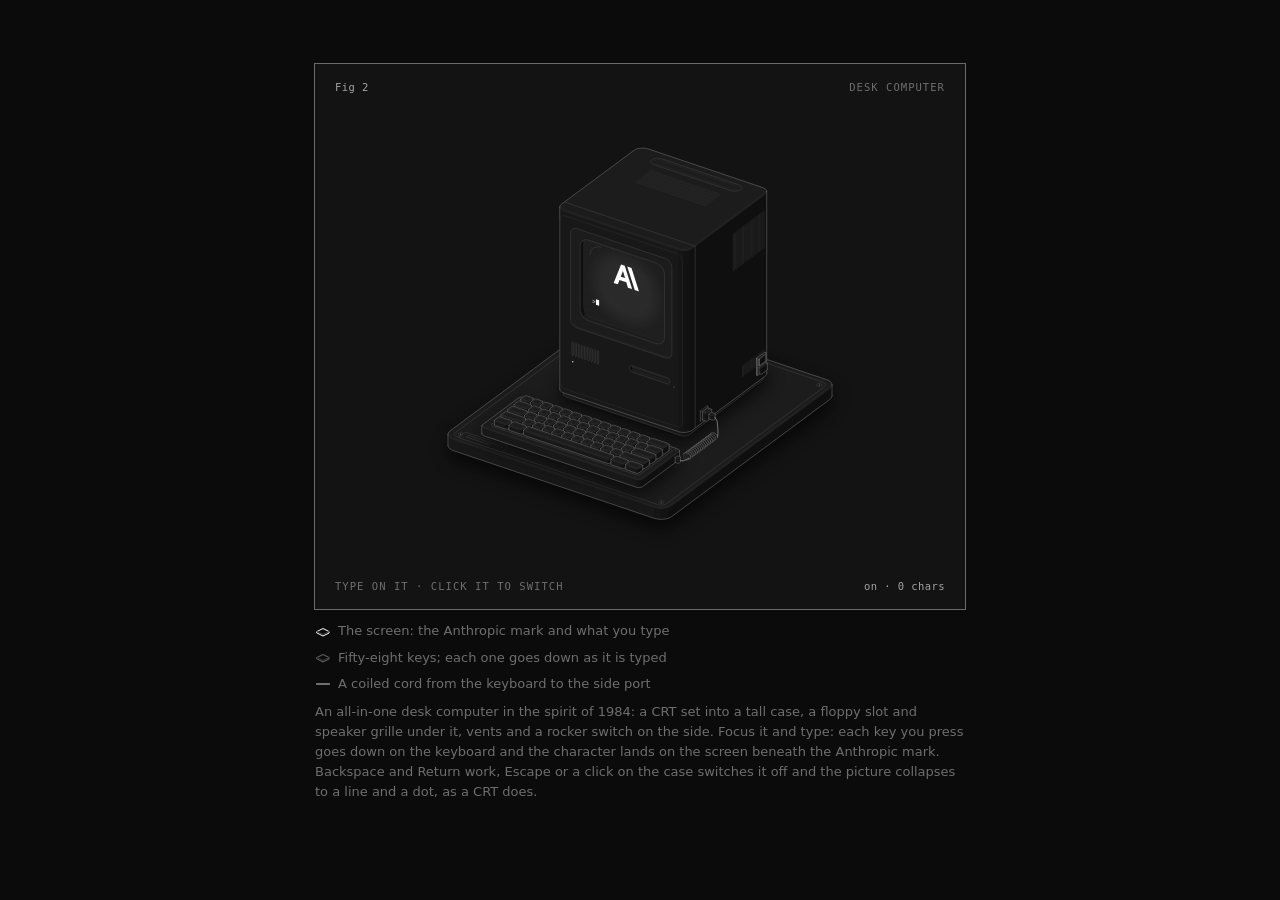
<file: .claude/skills/anatomy/examples/desk-computer/desk-computer.html>
<!doctype html><html lang="en"><head><meta charset="utf-8"><meta name="viewport" content="width=device-width, initial-scale=1"><title>Desk computer</title><style>
.iso{
  --anatomy-page:#0b0b0b;--anatomy-card:#131313;--anatomy-text:#a3a3a3;--anatomy-strong:#e6e6e6;--anatomy-muted:#6e6e6e;
  --anatomy-paper:#131313;--anatomy-face:#1b1b1b;--anatomy-top:#1c1c1c;
  --anatomy-shade-0:#0f0f0f;--anatomy-shade-1:#121212;--anatomy-shade-2:#151515;--anatomy-shade-3:#181818;
  --anatomy-lit-top:#262626;--anatomy-lit-shade:#1d1d1d;
  --anatomy-hi:#d4d4d4;--anatomy-mid:#6a6a6a;--anatomy-lo:#3e3e3e;--anatomy-faint:#2a2a2a;--anatomy-lit:#ffffff;
  --anatomy-halo:#050505;--anatomy-halo-opacity:.9;--anatomy-dot:#e6e6e6;
  --anatomy-red:#ff6b6b;--anatomy-green:#6be0a0;--anatomy-blue:#6b9bff;
  --anatomy-weight:.6px;--anatomy-ease:cubic-bezier(.32,.72,0,1);
  --anatomy-mono:ui-monospace,"SF Mono",Menlo,Consolas,monospace;
  --anatomy-lift:inset 0 1px 0 0 #ffffff0a,inset 0 0 0 1px #ffffff06,0 0 0 1px #00000026,0 1px 1px -.5px #00000014,0 3px 3px -1.5px #00000014,0 6px 6px -3px #00000014,0 12px 12px -6px #00000014;
}
.iso[data-theme="light"]{
  --anatomy-page:#f2f2ef;--anatomy-card:#fbfbfa;--anatomy-text:#57575a;--anatomy-strong:#18181a;--anatomy-muted:#8c8c90;
  --anatomy-paper:#fbfbfa;--anatomy-face:#ffffff;--anatomy-top:#ffffff;
  --anatomy-shade-0:#dcdcd9;--anatomy-shade-1:#e5e5e2;--anatomy-shade-2:#ededea;--anatomy-shade-3:#f4f4f1;
  --anatomy-lit-top:#ffffff;--anatomy-lit-shade:#eeeeeb;
  --anatomy-hi:#26262a;--anatomy-mid:#8a8a8f;--anatomy-lo:#b4b4b8;--anatomy-faint:#d4d4d6;--anatomy-lit:#000000;
  --anatomy-halo:#8a8a80;--anatomy-halo-opacity:.32;--anatomy-dot:#3a3a3e;
  --anatomy-red:#e5484d;--anatomy-green:#30a46c;--anatomy-blue:#3e63dd;
  --anatomy-lift:inset 0 1px 0 0 #ffffff,0 0 0 1px #0000000f,0 1px 1px -.5px #0000000a,0 3px 3px -1.5px #0000000a,0 6px 6px -3px #0000000a,0 12px 12px -6px #0000000a;
}
.iso-svg{display:block;width:100%;height:auto;overflow:visible}
.iso-svg path,.iso-svg circle{vector-effect:non-scaling-stroke}
.iso-fill{fill:var(--anatomy-paper);stroke:none}
.iso-solid[data-lit]>.iso-fill{fill:var(--anatomy-face)}
.iso-shade,.iso-top{stroke:none}
.iso-shade[data-shade="0"]{fill:var(--anatomy-shade-0)}
.iso-shade[data-shade="1"]{fill:var(--anatomy-shade-1)}
.iso-shade[data-shade="2"]{fill:var(--anatomy-shade-2)}
.iso-shade[data-shade="3"]{fill:var(--anatomy-shade-3)}
.iso-top{fill:var(--anatomy-top)}
.iso-solid[data-lit]>.iso-top{fill:var(--anatomy-lit-top)}
.iso-solid[data-lit]>.iso-shade{fill:var(--anatomy-lit-shade)}
.iso-solid[data-seamless]>.iso-shade,.iso-solid[data-seamless]>.iso-top{stroke-width:.4;stroke-linejoin:round}
.iso-solid[data-seamless]>.iso-shade[data-shade="0"]{stroke:var(--anatomy-shade-0)}
.iso-solid[data-seamless]>.iso-shade[data-shade="1"]{stroke:var(--anatomy-shade-1)}
.iso-solid[data-seamless]>.iso-shade[data-shade="2"]{stroke:var(--anatomy-shade-2)}
.iso-solid[data-seamless]>.iso-shade[data-shade="3"]{stroke:var(--anatomy-shade-3)}
.iso-solid[data-seamless]>.iso-top{stroke:var(--anatomy-top)}
.iso-solid[data-seamless][data-lit]>.iso-top{stroke:var(--anatomy-lit-top)}
.iso-solid[data-seamless][data-lit]>.iso-shade{stroke:var(--anatomy-lit-shade)}
.iso-solid[data-lit]>.iso-edge{stroke:var(--anatomy-lit)}
.iso-halo{fill:var(--anatomy-halo);stroke:none;filter:blur(9px);opacity:var(--anatomy-halo-opacity);transform:translateY(3px)}
.iso-line{fill:none;stroke:var(--anatomy-lo);stroke-width:var(--anatomy-weight);stroke-linecap:round;stroke-linejoin:round}
.iso-line[data-tone="hi"]{stroke:var(--anatomy-hi)}
.iso-line[data-tone="mid"]{stroke:var(--anatomy-mid)}
.iso-line[data-tone="lo"]{stroke:var(--anatomy-lo)}
.iso-line[data-tone="faint"]{stroke:var(--anatomy-faint)}
.iso-line[data-tone="lit"]{stroke:var(--anatomy-lit)}
.iso-line[data-tone="red"]{stroke:var(--anatomy-red)}
.iso-line[data-tone="green"]{stroke:var(--anatomy-green)}
.iso-line[data-tone="blue"]{stroke:var(--anatomy-blue)}
.iso-line[data-dotted]{stroke-dasharray:.01 3.5;stroke-width:1}
.iso-line[data-dashed]{stroke-dasharray:3 3}
.iso-line[data-flow]{stroke-dasharray:2 6}
.iso-wire-end{fill:var(--anatomy-paper);stroke:var(--anatomy-lo);stroke-width:var(--anatomy-weight)}
.iso-wire[data-tone="hi"] .iso-wire-end{stroke:var(--anatomy-hi)}
.iso-wire[data-tone="mid"] .iso-wire-end{stroke:var(--anatomy-mid)}
.iso-wire[data-tone="faint"] .iso-wire-end{stroke:var(--anatomy-faint)}
.iso-wire[data-tone="lit"] .iso-wire-end{stroke:var(--anatomy-lit)}
.iso-dots circle{fill:var(--anatomy-dot);stroke:none;opacity:.32}
.iso-dots[data-tone="hi"] circle{opacity:.85}
.iso-dots[data-tone="mid"] circle{opacity:.45}
.iso-dots[data-tone="lo"] circle{opacity:.22}
.iso-dots[data-tone="faint"] circle{opacity:.12}
.iso-face-text{fill:var(--anatomy-mid);font-family:var(--anatomy-mono);letter-spacing:.04em}
.iso-face-text[data-tone="hi"]{fill:var(--anatomy-hi)}
.iso-face-text[data-tone="lo"]{fill:var(--anatomy-lo)}
.iso-face-text[data-tone="faint"]{fill:var(--anatomy-faint)}
.tb-body{fill:var(--anatomy-shade-2);stroke:none}
.tb-shine{fill:var(--anatomy-top);stroke:none}
.tb-shade{fill:var(--anatomy-shade-0);stroke:none}
.tb-ring{fill:none;stroke:var(--anatomy-lo);stroke-width:.45;stroke-linecap:butt;stroke-linejoin:round}
.tb-ring[data-tone="mid"]{stroke:var(--anatomy-mid)}
.tb-ring[data-tone="faint"]{stroke:var(--anatomy-faint)}
.tb-ring[data-tone="hi"]{stroke:var(--anatomy-hi)}
@keyframes iso-flow{to{stroke-dashoffset:-32}}
@keyframes iso-pulse{0%,100%{opacity:.18}12%{opacity:1}40%{opacity:.18}}
.iso-line[data-flow]{animation:iso-flow 1600ms linear infinite}
.iso-dots circle[data-pulse]{animation:iso-pulse 1600ms steps(1,end) infinite;animation-delay:var(--pulse-at,0ms)}
.iso-figure{margin:32px 0 36px}
.iso-plate{position:relative;padding:52px 24px;border-radius:0;background:var(--anatomy-card);box-shadow:0 0 0 1px var(--anatomy-mid);--anatomy-paper:var(--anatomy-card)}
.iso-plate-corners{position:absolute;inset:18px 20px;pointer-events:none}
.iso-plate-corner{position:absolute;color:var(--anatomy-muted);font-family:var(--anatomy-mono);font-size:10.5px;line-height:1;letter-spacing:.04em;white-space:nowrap}
.iso-plate-corner[data-corner="fig"]{top:0;left:0;color:var(--anatomy-text)}
.iso-plate-corner[data-corner="title"]{top:0;right:0;text-transform:uppercase;letter-spacing:.1em}
.iso-plate-corner[data-corner="hint"]{bottom:0;left:0;text-transform:uppercase;letter-spacing:.1em}
.iso-plate-corner[data-corner="readout"]{right:0;bottom:0;color:var(--anatomy-text);font-variant-numeric:tabular-nums}
.iso-plate .iso-svg{margin:0 auto}
.iso-legend{display:grid;gap:8px;margin-top:12px;color:var(--anatomy-muted);font-size:13px;line-height:1.55}
.iso-keys{display:flex;flex-wrap:wrap;gap:6px 18px}
.iso-key{display:inline-flex;align-items:center;gap:7px}
.iso-swatch{width:16px;height:10px;flex:none;overflow:visible}
.iso-swatch path{fill:none;stroke:var(--anatomy-hi);stroke-width:1;vector-effect:non-scaling-stroke;stroke-linejoin:round;stroke-linecap:round}
.iso-swatch[data-mark="raised"] path,.iso-swatch[data-mark="flat"] path{stroke:var(--anatomy-mid)}
.iso-swatch[data-mark="lit"] path{stroke:var(--anatomy-lit)}
.iso-swatch[data-mark="dim"] path{stroke:var(--anatomy-lo)}
.iso-swatch[data-mark="dotted"] path{stroke-dasharray:.01 3;stroke-width:1.4}
.iso-swatch[data-mark="dashed"] path{stroke-dasharray:3 2.5}
.iso-swatch[data-mark="red"] path{stroke:var(--anatomy-red)}
.iso-swatch[data-mark="green"] path{stroke:var(--anatomy-green)}
.iso-swatch[data-mark="blue"] path{stroke:var(--anatomy-blue)}
.iso-swatch-crease{stroke:var(--anatomy-lo)!important}
@media (max-width:560px){.iso-plate{padding:48px 12px 70px}.iso-plate-corner[data-corner="hint"]{bottom:18px}}
@media (prefers-reduced-motion:reduce){.iso-line[data-flow],.iso-dots circle[data-pulse]{animation:none}}

*{box-sizing:border-box}
html{color-scheme:dark}
body[data-theme="light"]{color-scheme:light}
body{margin:0;background:var(--anatomy-page);color:var(--anatomy-text);font:14px/1.6 ui-sans-serif,system-ui,-apple-system,"Segoe UI",sans-serif;-webkit-font-smoothing:antialiased}
.iso-page{width:min(650px,100% - 32px);margin:64px auto 96px}
</style></head><body class="iso" data-theme="dark"><main class="iso-page"><style>
.pc-well{fill:var(--anatomy-shade-1)}
.pc-bezel{fill:var(--anatomy-top)}
.pc-dark{fill:var(--anatomy-shade-0)}
.pc-glass{fill:var(--anatomy-shade-0);transition:fill .5s var(--anatomy-ease)}
.pc-glass[data-on]{fill:var(--anatomy-lit-shade)}
.pc-glow{fill:var(--anatomy-lit);opacity:.07;filter:blur(6px)}
.pc-scan{fill:none;stroke:var(--anatomy-faint);stroke-width:.5px;vector-effect:non-scaling-stroke;opacity:.7}
.pc-logo{fill:var(--anatomy-lit);fill-rule:evenodd}
.pc-text{fill:var(--anatomy-lit);font-family:var(--anatomy-mono);letter-spacing:.02em}
.pc-cursor{fill:var(--anatomy-lit);animation:pc-blink 1.06s steps(1,end) infinite}
.pc-beam{fill:none;stroke:var(--anatomy-lit);stroke-width:1.4px;vector-effect:non-scaling-stroke;stroke-linecap:round}
.pc-dot{fill:var(--anatomy-lit)}
.pc-cord{stroke-width:1.1px}
.pc-key,.pc-computer{cursor:pointer}
.pc-key[data-down] .iso-edge{stroke:var(--anatomy-hi)}
[data-part="led"]{transition:opacity .4s var(--anatomy-ease)}
@keyframes pc-blink{50%{opacity:0}}
@media (prefers-reduced-motion:reduce){.pc-cursor{animation:none}}
.pc-sr{position:absolute;width:1px;height:1px;overflow:hidden;clip-path:inset(50%);white-space:nowrap}
.iso-stage{touch-action:pan-y}
.iso-stage:focus{outline:none}
.iso-stage:focus-visible{outline:1px solid var(--anatomy-muted);outline-offset:6px}
</style><figure class="iso-figure"><div class="iso-plate"><div class="iso-plate-corners" aria-hidden="true"><span class="iso-plate-corner" data-corner="fig">Fig 2</span><span class="iso-plate-corner" data-corner="title">Desk computer</span><span class="iso-plate-corner" data-corner="hint">Type on it · click it to switch</span><span class="iso-plate-corner" data-corner="readout" data-readout>on · 0 chars</span></div><div class="iso-stage" tabindex="0" role="group" aria-label="Desk computer. Type to write on its screen; Escape switches the power."><svg xmlns="http://www.w3.org/2000/svg" class="iso-svg" viewBox="0 0 600 440" role="img" aria-label="An all-in-one desk computer in the spirit of 1984 on a bench plate: a tall case with a CRT set into its front showing the Anthropic mark and a typing prompt, a floppy slot and speaker grille below, vents and a rocker switch on the side, and a keyboard joined to a side port by a coiled cord."><path class="iso-halo" d="M108.6 322.8L108.9 321.5L109.6 320.3L110.8 319.3L268.3 202.5L269.9 201.5L271.8 200.8L274 200.2L276.4 199.8L278.9 199.7L281.4 199.8L283.7 200.2L285.9 200.8L485.8 268.2L487.7 269L489.3 269.9L490.4 271L491.1 272.2L491.4 273.5L491.4 284.5L491.1 285.7L490.4 286.9L489.2 288L331.7 404.7L330.1 405.7L328.2 406.5L326 407.1L323.6 407.4L321.1 407.5L318.6 407.4L316.3 407L314.1 406.5L114.2 339.1L112.3 338.3L110.7 337.3L109.6 336.2L108.9 335L108.6 333.8Z"/><g class="iso-solid"><path class="iso-fill" d="M274.1 226.2L274.1 225.2L274.7 224.2L275.6 223.4L276.9 222.6L278.5 222L280.3 221.6L282.2 221.4L284.2 221.4L286.1 221.7L287.9 222.2L289.4 222.8L290.6 223.6L291.4 224.5L291.8 225.5L291.8 227.2L291.7 228.2L291.2 229.2L290.3 230.1L289 230.8L287.4 231.4L285.6 231.8L283.6 232L281.7 232L279.7 231.7L278 231.3L276.5 230.6L275.3 229.8L274.5 228.9L274.1 228Z"/><path class="iso-shade" data-shade="0" d="M290.3 230.1L289 230.8L289 229.1L290.3 228.3ZM289 230.8L287.4 231.4L287.4 229.7L289 229.1ZM291.8 227.2L291.7 228.2L291.7 226.5L291.8 225.5ZM291.7 228.2L291.2 229.2L291.2 227.4L291.7 226.5ZM291.2 229.2L290.3 230.1L290.3 228.3L291.2 227.4Z"/><path class="iso-shade" data-shade="1" d="M287.4 231.4L285.6 231.8L285.6 230.1L287.4 229.7ZM285.6 231.8L283.6 232L283.6 230.3L285.6 230.1Z"/><path class="iso-shade" data-shade="2" d="M283.6 232L281.7 232L281.7 230.2L283.6 230.3ZM281.7 232L279.7 231.7L279.7 230L281.7 230.2ZM279.7 231.7L278 231.3L278 229.5L279.7 230Z"/><path class="iso-shade" data-shade="3" d="M278 231.3L276.5 230.6L276.5 228.9L278 229.5ZM276.5 230.6L275.3 229.8L275.3 228.1L276.5 228.9ZM275.3 229.8L274.5 228.9L274.5 227.2L275.3 228.1ZM274.5 228.9L274.1 228L274.1 226.2L274.5 227.2Z"/><path class="iso-top" d="M290.3 228.3L289 229.1L287.4 229.7L285.6 230.1L283.6 230.3L281.7 230.2L279.7 230L278 229.5L276.5 228.9L275.3 228.1L274.5 227.2L274.1 226.2L274.1 225.2L274.7 224.2L275.6 223.4L276.9 222.6L278.5 222L280.3 221.6L282.2 221.4L284.2 221.4L286.1 221.7L287.9 222.2L289.4 222.8L290.6 223.6L291.4 224.5L291.8 225.5L291.7 226.5L291.2 227.4Z"/><path class="iso-line iso-crease" data-tone="faint" d="M291.8 225.5L291.7 226.5L291.2 227.4L290.3 228.3L289 229.1L287.4 229.7L285.6 230.1L283.6 230.3L281.7 230.2L279.7 230L278 229.5L276.5 228.9L275.3 228.1L274.5 227.2L274.1 226.2"/><path class="iso-line iso-edge" data-tone="lo" d="M274.1 226.2L274.1 225.2L274.7 224.2L275.6 223.4L276.9 222.6L278.5 222L280.3 221.6L282.2 221.4L284.2 221.4L286.1 221.7L287.9 222.2L289.4 222.8L290.6 223.6L291.4 224.5L291.8 225.5M291.8 227.2L291.7 228.2L291.2 229.2L290.3 230.1L289 230.8L287.4 231.4L285.6 231.8L283.6 232L281.7 232L279.7 231.7L278 231.3L276.5 230.6L275.3 229.8L274.5 228.9L274.1 228M274.1 226.2L274.1 228M291.8 225.5L291.8 227.2"/></g><g class="iso-solid"><path class="iso-fill" d="M276.1 222.4L276.2 221.6L276.5 220.9L277.3 220.2L278.2 219.6L279.5 219.1L280.9 218.8L282.4 218.7L283.9 218.7L285.4 218.9L286.8 219.3L287.9 219.8L288.9 220.4L289.5 221.1L289.8 221.8L289.8 225.6L289.7 226.3L289.3 227.1L288.6 227.8L287.6 228.3L286.4 228.8L285 229.1L283.5 229.3L281.9 229.2L280.5 229L279.1 228.7L277.9 228.2L277 227.6L276.4 226.9L276.1 226.1Z"/><path class="iso-shade" data-shade="0" d="M288.6 227.8L287.6 228.3L287.6 224.6L288.6 224ZM287.6 228.3L286.4 228.8L286.4 225.1L287.6 224.6ZM289.8 225.6L289.7 226.3L289.7 222.6L289.8 221.8ZM289.7 226.3L289.3 227.1L289.3 223.3L289.7 222.6ZM289.3 227.1L288.6 227.8L288.6 224L289.3 223.3Z"/><path class="iso-shade" data-shade="1" d="M286.4 228.8L285 229.1L285 225.4L286.4 225.1ZM285 229.1L283.5 229.3L283.5 225.5L285 225.4Z"/><path class="iso-shade" data-shade="2" d="M283.5 229.3L281.9 229.2L281.9 225.5L283.5 225.5ZM281.9 229.2L280.5 229L280.5 225.3L281.9 225.5ZM280.5 229L279.1 228.7L279.1 224.9L280.5 225.3Z"/><path class="iso-shade" data-shade="3" d="M279.1 228.7L277.9 228.2L277.9 224.5L279.1 224.9ZM277.9 228.2L277 227.6L277 223.8L277.9 224.5ZM277 227.6L276.4 226.9L276.4 223.1L277 223.8ZM276.4 226.9L276.1 226.1L276.1 222.4L276.4 223.1Z"/><path class="iso-top" d="M288.6 224L287.6 224.6L286.4 225.1L285 225.4L283.5 225.5L281.9 225.5L280.5 225.3L279.1 224.9L277.9 224.5L277 223.8L276.4 223.1L276.1 222.4L276.2 221.6L276.5 220.9L277.3 220.2L278.2 219.6L279.5 219.1L280.9 218.8L282.4 218.7L283.9 218.7L285.4 218.9L286.8 219.3L287.9 219.8L288.9 220.4L289.5 221.1L289.8 221.8L289.7 222.6L289.3 223.3Z"/><path class="iso-line iso-crease" data-tone="faint" d="M289.8 221.8L289.7 222.6L289.3 223.3L288.6 224L287.6 224.6L286.4 225.1L285 225.4L283.5 225.5L281.9 225.5L280.5 225.3L279.1 224.9L277.9 224.5L277 223.8L276.4 223.1L276.1 222.4"/><path class="iso-line iso-edge" data-tone="mid" d="M276.1 222.4L276.2 221.6L276.5 220.9L277.3 220.2L278.2 219.6L279.5 219.1L280.9 218.8L282.4 218.7L283.9 218.7L285.4 218.9L286.8 219.3L287.9 219.8L288.9 220.4L289.5 221.1L289.8 221.8M289.8 225.6L289.7 226.3L289.3 227.1L288.6 227.8L287.6 228.3L286.4 228.8L285 229.1L283.5 229.3L281.9 229.2L280.5 229L279.1 228.7L277.9 228.2L277 227.6L276.4 226.9L276.1 226.1M276.1 222.4L276.1 226.1M289.8 221.8L289.8 225.6"/></g><g class="iso-solid"><path class="iso-fill" d="M448.7 285.1L448.8 284.1L449.3 283.1L450.2 282.2L451.5 281.5L453.1 280.9L454.9 280.5L456.8 280.3L458.8 280.3L460.7 280.6L462.5 281.1L464 281.7L465.2 282.5L466 283.4L466.4 284.4L466.4 286.1L466.3 287.1L465.8 288.1L464.9 289L463.6 289.7L462 290.3L460.2 290.7L458.3 290.9L456.3 290.9L454.3 290.6L452.6 290.2L451.1 289.5L449.9 288.7L449.1 287.8L448.7 286.8Z"/><path class="iso-shade" data-shade="0" d="M464.9 289L463.6 289.7L463.6 288L464.9 287.2ZM463.6 289.7L462 290.3L462 288.6L463.6 288ZM466.4 286.1L466.3 287.1L466.3 285.4L466.4 284.4ZM466.3 287.1L465.8 288.1L465.8 286.3L466.3 285.4ZM465.8 288.1L464.9 289L464.9 287.2L465.8 286.3Z"/><path class="iso-shade" data-shade="1" d="M462 290.3L460.2 290.7L460.2 289L462 288.6ZM460.2 290.7L458.3 290.9L458.3 289.2L460.2 289Z"/><path class="iso-shade" data-shade="2" d="M458.3 290.9L456.3 290.9L456.3 289.1L458.3 289.2ZM456.3 290.9L454.3 290.6L454.3 288.9L456.3 289.1ZM454.3 290.6L452.6 290.2L452.6 288.4L454.3 288.9Z"/><path class="iso-shade" data-shade="3" d="M452.6 290.2L451.1 289.5L451.1 287.8L452.6 288.4ZM451.1 289.5L449.9 288.7L449.9 287L451.1 287.8ZM449.9 288.7L449.1 287.8L449.1 286.1L449.9 287ZM449.1 287.8L448.7 286.8L448.7 285.1L449.1 286.1Z"/><path class="iso-top" d="M464.9 287.2L463.6 288L462 288.6L460.2 289L458.3 289.2L456.3 289.1L454.3 288.9L452.6 288.4L451.1 287.8L449.9 287L449.1 286.1L448.7 285.1L448.8 284.1L449.3 283.1L450.2 282.2L451.5 281.5L453.1 280.9L454.9 280.5L456.8 280.3L458.8 280.3L460.7 280.6L462.5 281.1L464 281.7L465.2 282.5L466 283.4L466.4 284.4L466.3 285.4L465.8 286.3Z"/><path class="iso-line iso-crease" data-tone="faint" d="M466.4 284.4L466.3 285.4L465.8 286.3L464.9 287.2L463.6 288L462 288.6L460.2 289L458.3 289.2L456.3 289.1L454.3 288.9L452.6 288.4L451.1 287.8L449.9 287L449.1 286.1L448.7 285.1"/><path class="iso-line iso-edge" data-tone="lo" d="M448.7 285.1L448.8 284.1L449.3 283.1L450.2 282.2L451.5 281.5L453.1 280.9L454.9 280.5L456.8 280.3L458.8 280.3L460.7 280.6L462.5 281.1L464 281.7L465.2 282.5L466 283.4L466.4 284.4M466.4 286.1L466.3 287.1L465.8 288.1L464.9 289L463.6 289.7L462 290.3L460.2 290.7L458.3 290.9L456.3 290.9L454.3 290.6L452.6 290.2L451.1 289.5L449.9 288.7L449.1 287.8L448.7 286.8M448.7 285.1L448.7 286.8M466.4 284.4L466.4 286.1"/></g><g class="iso-solid"><path class="iso-fill" d="M450.7 281.3L450.8 280.5L451.2 279.8L451.9 279.1L452.9 278.5L454.1 278L455.5 277.7L457 277.6L458.5 277.6L460 277.8L461.4 278.2L462.5 278.7L463.5 279.3L464.1 280L464.4 280.7L464.4 284.5L464.3 285.2L463.9 286L463.2 286.6L462.2 287.2L461 287.7L459.6 288L458.1 288.1L456.6 288.1L455.1 287.9L453.7 287.6L452.5 287.1L451.6 286.5L451 285.8L450.7 285Z"/><path class="iso-shade" data-shade="0" d="M463.2 286.6L462.2 287.2L462.2 283.5L463.2 282.9ZM462.2 287.2L461 287.7L461 284L462.2 283.5ZM464.4 284.5L464.3 285.2L464.3 281.5L464.4 280.7ZM464.3 285.2L463.9 286L463.9 282.2L464.3 281.5ZM463.9 286L463.2 286.6L463.2 282.9L463.9 282.2Z"/><path class="iso-shade" data-shade="1" d="M461 287.7L459.6 288L459.6 284.3L461 284ZM459.6 288L458.1 288.1L458.1 284.4L459.6 284.3Z"/><path class="iso-shade" data-shade="2" d="M458.1 288.1L456.6 288.1L456.6 284.4L458.1 284.4ZM456.6 288.1L455.1 287.9L455.1 284.2L456.6 284.4ZM455.1 287.9L453.7 287.6L453.7 283.8L455.1 284.2Z"/><path class="iso-shade" data-shade="3" d="M453.7 287.6L452.5 287.1L452.5 283.3L453.7 283.8ZM452.5 287.1L451.6 286.5L451.6 282.7L452.5 283.3ZM451.6 286.5L451 285.8L451 282L451.6 282.7ZM451 285.8L450.7 285L450.7 281.3L451 282Z"/><path class="iso-top" d="M463.2 282.9L462.2 283.5L461 284L459.6 284.3L458.1 284.4L456.6 284.4L455.1 284.2L453.7 283.8L452.5 283.3L451.6 282.7L451 282L450.7 281.3L450.8 280.5L451.2 279.8L451.9 279.1L452.9 278.5L454.1 278L455.5 277.7L457 277.6L458.5 277.6L460 277.8L461.4 278.2L462.5 278.7L463.5 279.3L464.1 280L464.4 280.7L464.3 281.5L463.9 282.2Z"/><path class="iso-line iso-crease" data-tone="faint" d="M464.4 280.7L464.3 281.5L463.9 282.2L463.2 282.9L462.2 283.5L461 284L459.6 284.3L458.1 284.4L456.6 284.4L455.1 284.2L453.7 283.8L452.5 283.3L451.6 282.7L451 282L450.7 281.3"/><path class="iso-line iso-edge" data-tone="mid" d="M450.7 281.3L450.8 280.5L451.2 279.8L451.9 279.1L452.9 278.5L454.1 278L455.5 277.7L457 277.6L458.5 277.6L460 277.8L461.4 278.2L462.5 278.7L463.5 279.3L464.1 280L464.4 280.7M464.4 284.5L464.3 285.2L463.9 286L463.2 286.6L462.2 287.2L461 287.7L459.6 288L458.1 288.1L456.6 288.1L455.1 287.9L453.7 287.6L452.5 287.1L451.6 286.5L451 285.8L450.7 285M450.7 281.3L450.7 285M464.4 280.7L464.4 284.5"/></g><g class="iso-solid"><path class="iso-fill" d="M133.6 330.3L133.7 329.3L134.2 328.4L135.1 327.5L136.4 326.7L138 326.1L139.8 325.7L141.7 325.6L143.7 325.6L145.7 325.8L147.4 326.3L148.9 326.9L150.1 327.7L150.9 328.6L151.3 329.6L151.3 331.4L151.2 332.4L150.7 333.3L149.8 334.2L148.5 335L146.9 335.6L145.1 336L143.2 336.2L141.2 336.1L139.3 335.9L137.5 335.4L136 334.8L134.8 334L134 333.1L133.6 332.1Z"/><path class="iso-shade" data-shade="0" d="M149.8 334.2L148.5 335L148.5 333.2L149.8 332.5ZM148.5 335L146.9 335.6L146.9 333.8L148.5 333.2ZM151.3 331.4L151.2 332.4L151.2 330.6L151.3 329.6ZM151.2 332.4L150.7 333.3L150.7 331.6L151.2 330.6ZM150.7 333.3L149.8 334.2L149.8 332.5L150.7 331.6Z"/><path class="iso-shade" data-shade="1" d="M146.9 335.6L145.1 336L145.1 334.2L146.9 333.8ZM145.1 336L143.2 336.2L143.2 334.4L145.1 334.2Z"/><path class="iso-shade" data-shade="2" d="M143.2 336.2L141.2 336.1L141.2 334.4L143.2 334.4ZM141.2 336.1L139.3 335.9L139.3 334.1L141.2 334.4ZM139.3 335.9L137.5 335.4L137.5 333.7L139.3 334.1Z"/><path class="iso-shade" data-shade="3" d="M137.5 335.4L136 334.8L136 333L137.5 333.7ZM136 334.8L134.8 334L134.8 332.2L136 333ZM134.8 334L134 333.1L134 331.3L134.8 332.2ZM134 333.1L133.6 332.1L133.6 330.3L134 331.3Z"/><path class="iso-top" d="M149.8 332.5L148.5 333.2L146.9 333.8L145.1 334.2L143.2 334.4L141.2 334.4L139.3 334.1L137.5 333.7L136 333L134.8 332.2L134 331.3L133.6 330.3L133.7 329.3L134.2 328.4L135.1 327.5L136.4 326.7L138 326.1L139.8 325.7L141.7 325.6L143.7 325.6L145.7 325.8L147.4 326.3L148.9 326.9L150.1 327.7L150.9 328.6L151.3 329.6L151.2 330.6L150.7 331.6Z"/><path class="iso-line iso-crease" data-tone="faint" d="M151.3 329.6L151.2 330.6L150.7 331.6L149.8 332.5L148.5 333.2L146.9 333.8L145.1 334.2L143.2 334.4L141.2 334.4L139.3 334.1L137.5 333.7L136 333L134.8 332.2L134 331.3L133.6 330.3"/><path class="iso-line iso-edge" data-tone="lo" d="M133.6 330.3L133.7 329.3L134.2 328.4L135.1 327.5L136.4 326.7L138 326.1L139.8 325.7L141.7 325.6L143.7 325.6L145.7 325.8L147.4 326.3L148.9 326.9L150.1 327.7L150.9 328.6L151.3 329.6M151.3 331.4L151.2 332.4L150.7 333.3L149.8 334.2L148.5 335L146.9 335.6L145.1 336L143.2 336.2L141.2 336.1L139.3 335.9L137.5 335.4L136 334.8L134.8 334L134 333.1L133.6 332.1M133.6 330.3L133.6 332.1M151.3 329.6L151.3 331.4"/></g><g class="iso-solid"><path class="iso-fill" d="M135.6 326.5L135.7 325.7L136.1 325L136.8 324.3L137.8 323.7L139 323.3L140.4 323L141.9 322.8L143.4 322.9L144.9 323L146.3 323.4L147.5 323.9L148.4 324.5L149 325.2L149.3 326L149.3 329.7L149.2 330.5L148.8 331.2L148.1 331.9L147.1 332.5L145.9 332.9L144.5 333.2L143 333.4L141.5 333.4L140 333.2L138.6 332.8L137.5 332.3L136.5 331.7L135.9 331L135.6 330.3Z"/><path class="iso-shade" data-shade="0" d="M148.1 331.9L147.1 332.5L147.1 328.7L148.1 328.2ZM147.1 332.5L145.9 332.9L145.9 329.2L147.1 328.7ZM149.3 329.7L149.2 330.5L149.2 326.7L149.3 326ZM149.2 330.5L148.8 331.2L148.8 327.5L149.2 326.7ZM148.8 331.2L148.1 331.9L148.1 328.2L148.8 327.5Z"/><path class="iso-shade" data-shade="1" d="M145.9 332.9L144.5 333.2L144.5 329.5L145.9 329.2ZM144.5 333.2L143 333.4L143 329.7L144.5 329.5Z"/><path class="iso-shade" data-shade="2" d="M143 333.4L141.5 333.4L141.5 329.6L143 329.7ZM141.5 333.4L140 333.2L140 329.4L141.5 329.6ZM140 333.2L138.6 332.8L138.6 329.1L140 329.4Z"/><path class="iso-shade" data-shade="3" d="M138.6 332.8L137.5 332.3L137.5 328.6L138.6 329.1ZM137.5 332.3L136.5 331.7L136.5 328L137.5 328.6ZM136.5 331.7L135.9 331L135.9 327.3L136.5 328ZM135.9 331L135.6 330.3L135.6 326.5L135.9 327.3Z"/><path class="iso-top" d="M148.1 328.2L147.1 328.7L145.9 329.2L144.5 329.5L143 329.7L141.5 329.6L140 329.4L138.6 329.1L137.5 328.6L136.5 328L135.9 327.3L135.6 326.5L135.7 325.7L136.1 325L136.8 324.3L137.8 323.7L139 323.3L140.4 323L141.9 322.8L143.4 322.9L144.9 323L146.3 323.4L147.5 323.9L148.4 324.5L149 325.2L149.3 326L149.2 326.7L148.8 327.5Z"/><path class="iso-line iso-crease" data-tone="faint" d="M149.3 326L149.2 326.7L148.8 327.5L148.1 328.2L147.1 328.7L145.9 329.2L144.5 329.5L143 329.7L141.5 329.6L140 329.4L138.6 329.1L137.5 328.6L136.5 328L135.9 327.3L135.6 326.5"/><path class="iso-line iso-edge" data-tone="mid" d="M135.6 326.5L135.7 325.7L136.1 325L136.8 324.3L137.8 323.7L139 323.3L140.4 323L141.9 322.8L143.4 322.9L144.9 323L146.3 323.4L147.5 323.9L148.4 324.5L149 325.2L149.3 326M149.3 329.7L149.2 330.5L148.8 331.2L148.1 331.9L147.1 332.5L145.9 332.9L144.5 333.2L143 333.4L141.5 333.4L140 333.2L138.6 332.8L137.5 332.3L136.5 331.7L135.9 331L135.6 330.3M135.6 326.5L135.6 330.3M149.3 326L149.3 329.7"/></g><g class="iso-solid"><path class="iso-fill" d="M308.2 389.2L308.3 388.2L308.8 387.3L309.7 386.4L311 385.6L312.6 385L314.4 384.6L316.4 384.4L318.3 384.5L320.3 384.7L322 385.2L323.5 385.8L324.7 386.6L325.5 387.5L325.9 388.5L325.9 390.3L325.9 391.3L325.3 392.2L324.4 393.1L323.1 393.9L321.5 394.5L319.7 394.9L317.8 395.1L315.8 395L313.9 394.8L312.1 394.3L310.6 393.7L309.4 392.9L308.6 392L308.2 391Z"/><path class="iso-shade" data-shade="0" d="M324.4 393.1L323.1 393.9L323.1 392.1L324.4 391.4ZM323.1 393.9L321.5 394.5L321.5 392.7L323.1 392.1ZM325.9 390.3L325.9 391.3L325.9 389.5L325.9 388.5ZM325.9 391.3L325.3 392.2L325.3 390.5L325.9 389.5ZM325.3 392.2L324.4 393.1L324.4 391.4L325.3 390.5Z"/><path class="iso-shade" data-shade="1" d="M321.5 394.5L319.7 394.9L319.7 393.1L321.5 392.7ZM319.7 394.9L317.8 395.1L317.8 393.3L319.7 393.1Z"/><path class="iso-shade" data-shade="2" d="M317.8 395.1L315.8 395L315.8 393.3L317.8 393.3ZM315.8 395L313.9 394.8L313.9 393L315.8 393.3ZM313.9 394.8L312.1 394.3L312.1 392.5L313.9 393Z"/><path class="iso-shade" data-shade="3" d="M312.1 394.3L310.6 393.7L310.6 391.9L312.1 392.5ZM310.6 393.7L309.4 392.9L309.4 391.1L310.6 391.9ZM309.4 392.9L308.6 392L308.6 390.2L309.4 391.1ZM308.6 392L308.2 391L308.2 389.2L308.6 390.2Z"/><path class="iso-top" d="M324.4 391.4L323.1 392.1L321.5 392.7L319.7 393.1L317.8 393.3L315.8 393.3L313.9 393L312.1 392.5L310.6 391.9L309.4 391.1L308.6 390.2L308.2 389.2L308.3 388.2L308.8 387.3L309.7 386.4L311 385.6L312.6 385L314.4 384.6L316.4 384.4L318.3 384.5L320.3 384.7L322 385.2L323.5 385.8L324.7 386.6L325.5 387.5L325.9 388.5L325.9 389.5L325.3 390.5Z"/><path class="iso-line iso-crease" data-tone="faint" d="M325.9 388.5L325.9 389.5L325.3 390.5L324.4 391.4L323.1 392.1L321.5 392.7L319.7 393.1L317.8 393.3L315.8 393.3L313.9 393L312.1 392.5L310.6 391.9L309.4 391.1L308.6 390.2L308.2 389.2"/><path class="iso-line iso-edge" data-tone="lo" d="M308.2 389.2L308.3 388.2L308.8 387.3L309.7 386.4L311 385.6L312.6 385L314.4 384.6L316.4 384.4L318.3 384.5L320.3 384.7L322 385.2L323.5 385.8L324.7 386.6L325.5 387.5L325.9 388.5M325.9 390.3L325.9 391.3L325.3 392.2L324.4 393.1L323.1 393.9L321.5 394.5L319.7 394.9L317.8 395.1L315.8 395L313.9 394.8L312.1 394.3L310.6 393.7L309.4 392.9L308.6 392L308.2 391M308.2 389.2L308.2 391M325.9 388.5L325.9 390.3"/></g><g class="iso-solid"><path class="iso-fill" d="M310.2 385.4L310.3 384.6L310.7 383.9L311.4 383.2L312.4 382.6L313.6 382.2L315 381.9L316.5 381.7L318.1 381.7L319.5 381.9L320.9 382.3L322.1 382.8L323 383.4L323.6 384.1L323.9 384.9L323.9 388.6L323.8 389.4L323.5 390.1L322.7 390.8L321.8 391.4L320.5 391.8L319.1 392.1L317.6 392.3L316.1 392.3L314.6 392.1L313.2 391.7L312.1 391.2L311.1 390.6L310.5 389.9L310.2 389.1Z"/><path class="iso-shade" data-shade="0" d="M322.7 390.8L321.8 391.4L321.8 387.6L322.7 387ZM321.8 391.4L320.5 391.8L320.5 388.1L321.8 387.6ZM323.9 388.6L323.8 389.4L323.8 385.6L323.9 384.9ZM323.8 389.4L323.5 390.1L323.5 386.4L323.8 385.6ZM323.5 390.1L322.7 390.8L322.7 387L323.5 386.4Z"/><path class="iso-shade" data-shade="1" d="M320.5 391.8L319.1 392.1L319.1 388.4L320.5 388.1ZM319.1 392.1L317.6 392.3L317.6 388.5L319.1 388.4Z"/><path class="iso-shade" data-shade="2" d="M317.6 392.3L316.1 392.3L316.1 388.5L317.6 388.5ZM316.1 392.3L314.6 392.1L314.6 388.3L316.1 388.5ZM314.6 392.1L313.2 391.7L313.2 388L314.6 388.3Z"/><path class="iso-shade" data-shade="3" d="M313.2 391.7L312.1 391.2L312.1 387.5L313.2 388ZM312.1 391.2L311.1 390.6L311.1 386.9L312.1 387.5ZM311.1 390.6L310.5 389.9L310.5 386.2L311.1 386.9ZM310.5 389.9L310.2 389.1L310.2 385.4L310.5 386.2Z"/><path class="iso-top" d="M322.7 387L321.8 387.6L320.5 388.1L319.1 388.4L317.6 388.5L316.1 388.5L314.6 388.3L313.2 388L312.1 387.5L311.1 386.9L310.5 386.2L310.2 385.4L310.3 384.6L310.7 383.9L311.4 383.2L312.4 382.6L313.6 382.2L315 381.9L316.5 381.7L318.1 381.7L319.5 381.9L320.9 382.3L322.1 382.8L323 383.4L323.6 384.1L323.9 384.9L323.8 385.6L323.5 386.4Z"/><path class="iso-line iso-crease" data-tone="faint" d="M323.9 384.9L323.8 385.6L323.5 386.4L322.7 387L321.8 387.6L320.5 388.1L319.1 388.4L317.6 388.5L316.1 388.5L314.6 388.3L313.2 388L312.1 387.5L311.1 386.9L310.5 386.2L310.2 385.4"/><path class="iso-line iso-edge" data-tone="mid" d="M310.2 385.4L310.3 384.6L310.7 383.9L311.4 383.2L312.4 382.6L313.6 382.2L315 381.9L316.5 381.7L318.1 381.7L319.5 381.9L320.9 382.3L322.1 382.8L323 383.4L323.6 384.1L323.9 384.9M323.9 388.6L323.8 389.4L323.5 390.1L322.7 390.8L321.8 391.4L320.5 391.8L319.1 392.1L317.6 392.3L316.1 392.3L314.6 392.1L313.2 391.7L312.1 391.2L311.1 390.6L310.5 389.9L310.2 389.1M310.2 385.4L310.2 389.1M323.9 384.9L323.9 388.6"/></g><g class="iso-solid"><path class="iso-fill" d="M108.6 317.3L108.9 316L109.6 314.9L110.8 313.8L268.3 197L269.9 196L271.8 195.3L274 194.7L276.4 194.3L278.9 194.2L281.4 194.3L283.7 194.7L285.9 195.3L485.8 262.7L487.7 263.5L489.3 264.5L490.4 265.6L491.1 266.7L491.4 268L491.4 279L491.1 280.2L490.4 281.4L489.2 282.5L331.7 399.2L330.1 400.2L328.2 401L326 401.6L323.6 401.9L321.1 402L318.6 401.9L316.3 401.5L314.1 401L114.2 333.6L112.3 332.8L110.7 331.8L109.6 330.7L108.9 329.5L108.6 328.3Z"/><path class="iso-shade" data-shade="0" d="M491.4 279L491.1 280.2L491.1 269.2L491.4 268ZM491.1 280.2L490.4 281.4L490.4 270.4L491.1 269.2ZM490.4 281.4L489.2 282.5L489.2 271.5L490.4 270.4ZM489.2 282.5L331.7 399.2L331.7 388.3L489.2 271.5ZM331.7 399.2L330.1 400.2L330.1 389.2L331.7 388.3ZM330.1 400.2L328.2 401L328.2 390L330.1 389.2Z"/><path class="iso-shade" data-shade="1" d="M328.2 401L326 401.6L326 390.6L328.2 390ZM326 401.6L323.6 401.9L323.6 390.9L326 390.6ZM323.6 401.9L321.1 402L321.1 391.1L323.6 390.9Z"/><path class="iso-shade" data-shade="2" d="M321.1 402L318.6 401.9L318.6 390.9L321.1 391.1ZM318.6 401.9L316.3 401.5L316.3 390.6L318.6 390.9ZM316.3 401.5L314.1 401L314.1 390L316.3 390.6Z"/><path class="iso-shade" data-shade="3" d="M314.1 401L114.2 333.6L114.2 322.6L314.1 390ZM114.2 333.6L112.3 332.8L112.3 321.8L114.2 322.6ZM112.3 332.8L110.7 331.8L110.7 320.8L112.3 321.8ZM110.7 331.8L109.6 330.7L109.6 319.7L110.7 320.8ZM109.6 330.7L108.9 329.5L108.9 318.5L109.6 319.7ZM108.9 329.5L108.6 328.3L108.6 317.3L108.9 318.5Z"/><path class="iso-top" d="M485.8 262.7L487.7 263.5L489.3 264.5L490.4 265.6L491.1 266.7L491.4 268L491.1 269.2L490.4 270.4L489.2 271.5L331.7 388.3L330.1 389.2L328.2 390L326 390.6L323.6 390.9L321.1 391.1L318.6 390.9L316.3 390.6L314.1 390L114.2 322.6L112.3 321.8L110.7 320.8L109.6 319.7L108.9 318.5L108.6 317.3L108.9 316L109.6 314.9L110.8 313.8L268.3 197L269.9 196L271.8 195.3L274 194.7L276.4 194.3L278.9 194.2L281.4 194.3L283.7 194.7L285.9 195.3Z"/><path class="iso-line iso-crease" data-tone="faint" d="M491.4 268L491.1 269.2L490.4 270.4L489.2 271.5L331.7 388.3L330.1 389.2L328.2 390L326 390.6L323.6 390.9L321.1 391.1L318.6 390.9L316.3 390.6L314.1 390L114.2 322.6L112.3 321.8L110.7 320.8L109.6 319.7L108.9 318.5L108.6 317.3"/><path class="iso-line iso-bevel" data-tone="faint" d="M491.4 268L489.1 269L488.5 270L487.5 271L330.1 387.7L328.7 388.5L327.1 389.2L325.2 389.6L323.2 389.9L321.1 390L319 389.9L317.1 389.6L315.1 389.1L115.4 321.8L113.7 321.1L112.4 320.3L111.5 319.3L110.9 318.3L108.6 317.3"/><path class="iso-line iso-edge" data-tone="mid" d="M108.6 317.3L108.9 316L109.6 314.9L110.8 313.8L268.3 197L269.9 196L271.8 195.3L274 194.7L276.4 194.3L278.9 194.2L281.4 194.3L283.7 194.7L285.9 195.3L485.8 262.7L487.7 263.5L489.3 264.5L490.4 265.6L491.1 266.7L491.4 268M491.4 279L491.1 280.2L490.4 281.4L489.2 282.5L331.7 399.2L330.1 400.2L328.2 401L326 401.6L323.6 401.9L321.1 402L318.6 401.9L316.3 401.5L314.1 401L114.2 333.6L112.3 332.8L110.7 331.8L109.6 330.7L108.9 329.5L108.6 328.3M491.4 268L491.4 279M108.6 317.3L108.6 328.3"/></g><path class="iso-line" data-tone="lo" d="M482.2 265.3L483.2 265.7L484 266.2L484.6 266.8L484.9 267.3L485 268L484.9 268.6L484.5 269.2L483.9 269.7L326.4 386.5L325.6 387L324.7 387.4L323.6 387.6L322.4 387.8L321.1 387.9L319.9 387.8L318.7 387.6L317.6 387.3L117.8 319.9L116.8 319.5L116 319.1L115.4 318.5L115.1 317.9L115 317.3L115.1 316.7L115.5 316.1L116.1 315.5L273.6 198.8L274.4 198.3L275.3 197.9L276.4 197.6L277.6 197.4L278.9 197.4L280.1 197.4L281.3 197.6L282.4 197.9Z"/><path class="iso-line" data-tone="lo" d="M281.1 201.3L280.4 201.7L279.4 201.9L278.3 201.9L277.3 201.7L276.5 201.3L276.1 200.8L276.1 200.3L276.5 199.8L277.3 199.4L278.3 199.2L279.4 199.2L280.4 199.4L281.2 199.8L281.6 200.3L281.6 200.8ZM481 268.7L480.2 269.1L479.2 269.3L478.1 269.3L477.1 269.1L476.4 268.7L475.9 268.2L475.9 267.7L476.4 267.2L477.1 266.8L478.1 266.6L479.2 266.6L480.2 266.8L481 267.2L481.4 267.7L481.4 268.2ZM123.6 318.1L122.9 318.5L121.9 318.7L120.8 318.7L119.8 318.5L119 318.1L118.6 317.6L118.6 317L119 316.5L119.8 316.1L120.8 315.9L121.9 315.9L122.9 316.2L123.6 316.5L124.1 317L124.1 317.6ZM323.5 385.5L322.7 385.9L321.7 386.1L320.6 386.1L319.6 385.9L318.8 385.5L318.4 385L318.4 384.4L318.9 383.9L319.6 383.5L320.6 383.3L321.7 383.3L322.7 383.6L323.5 383.9L323.9 384.4L323.9 385Z"/><g class="iso-dots" data-tone="mid"><circle cx="278.8" cy="200.6" r="0.5"/><circle cx="478.7" cy="268" r="0.5"/><circle cx="121.3" cy="317.3" r="0.5"/><circle cx="321.2" cy="384.7" r="0.5"/></g><g class="iso-solid"><path class="iso-fill" d="M120.5 319.5L120.7 319.1L125.4 315.7L126 315.4L126.8 315.3L127.5 315.5L167.1 328.8L167.6 329.1L167.7 329.5L167.7 330.4L167.5 330.7L162.8 334.2L162.2 334.5L161.4 334.5L160.7 334.4L121.1 321.1L120.6 320.8L120.5 320.4Z"/><path class="iso-shade" data-shade="0" d="M167.7 330.4L167.5 330.7L167.5 329.9L167.7 329.5ZM167.5 330.7L162.8 334.2L162.8 333.3L167.5 329.9ZM162.8 334.2L162.2 334.5L162.2 333.6L162.8 333.3Z"/><path class="iso-shade" data-shade="1" d="M162.2 334.5L161.4 334.5L161.4 333.7L162.2 333.6Z"/><path class="iso-shade" data-shade="2" d="M161.4 334.5L160.7 334.4L160.7 333.5L161.4 333.7Z"/><path class="iso-shade" data-shade="3" d="M160.7 334.4L121.1 321.1L121.1 320.2L160.7 333.5ZM121.1 321.1L120.6 320.8L120.6 319.9L121.1 320.2ZM120.6 320.8L120.5 320.4L120.5 319.5L120.6 319.9Z"/><path class="iso-top" d="M167.1 328.8L167.6 329.1L167.7 329.5L167.5 329.9L162.8 333.3L162.2 333.6L161.4 333.7L160.7 333.5L121.1 320.2L120.6 319.9L120.5 319.5L120.7 319.1L125.4 315.7L126 315.4L126.8 315.3L127.5 315.5Z"/><path class="iso-line iso-edge" data-tone="lo" d="M120.5 319.5L120.7 319.1L125.4 315.7L126 315.4L126.8 315.3L127.5 315.5L167.1 328.8L167.6 329.1L167.7 329.5M167.7 330.4L167.5 330.7L162.8 334.2L162.2 334.5L161.4 334.5L160.7 334.4L121.1 321.1L120.6 320.8L120.5 320.4M167.7 329.5L167.7 330.4M120.5 319.5L120.5 320.4"/></g><path class="iso-line" data-tone="lo" data-free="" d="M128.3 318L159.9 328.7M126.2 319.6L149.4 327.4"/><g class="iso-dots" data-tone="mid"><circle cx="162" cy="330.5" r="0.45"/></g><g class="pc-computer" data-part="computer"><path class="iso-halo" d="M220 268.7L220.2 267.7L220.8 266.7L221.7 265.9L294.1 212.2L295.4 211.4L296.9 210.8L298.7 210.4L300.6 210.1L302.5 210L304.5 210.1L306.4 210.4L308.2 210.8L421.8 249.2L423.3 249.8L424.6 250.6L425.5 251.4L426.1 252.4L426.3 253.4L426.3 262.2L426.1 263.2L425.5 264.1L424.5 265L352.2 318.6L350.9 319.4L349.3 320L347.6 320.5L345.7 320.8L343.7 320.9L341.7 320.8L339.8 320.5L338.1 320L224.5 281.7L222.9 281.1L221.7 280.3L220.7 279.4L220.2 278.5L220 277.5Z"/><g class="iso-solid"><path class="iso-fill" d="M223.8 272L223.9 271.4L224.3 270.8L224.9 270.2L297.2 216.6L298 216.1L299 215.7L300.1 215.4L301.3 215.2L302.5 215.2L303.8 215.2L305 215.4L306.1 215.7L419.7 254L420.6 254.4L421.4 254.9L422 255.5L422.3 256.1L422.4 256.7L422.4 262.2L422.3 262.8L422 263.4L421.4 263.9L349 317.6L348.2 318.1L347.2 318.4L346.1 318.7L344.9 318.9L343.7 319L342.5 318.9L341.3 318.7L340.2 318.4L226.6 280.1L225.6 279.7L224.8 279.2L224.3 278.7L223.9 278.1L223.8 277.5Z"/><path class="iso-shade" data-shade="0" d="M422.4 262.2L422.3 262.8L422.3 257.3L422.4 256.7ZM422.3 262.8L422 263.4L422 257.9L422.3 257.3ZM422 263.4L421.4 263.9L421.4 258.4L422 257.9ZM421.4 263.9L349 317.6L349 312.1L421.4 258.4ZM349 317.6L348.2 318.1L348.2 312.6L349 312.1ZM348.2 318.1L347.2 318.4L347.2 313L348.2 312.6Z"/><path class="iso-shade" data-shade="1" d="M347.2 318.4L346.1 318.7L346.1 313.2L347.2 313ZM346.1 318.7L344.9 318.9L344.9 313.4L346.1 313.2ZM344.9 318.9L343.7 319L343.7 313.5L344.9 313.4Z"/><path class="iso-shade" data-shade="2" d="M343.7 319L342.5 318.9L342.5 313.4L343.7 313.5ZM342.5 318.9L341.3 318.7L341.3 313.2L342.5 313.4ZM341.3 318.7L340.2 318.4L340.2 312.9L341.3 313.2Z"/><path class="iso-shade" data-shade="3" d="M340.2 318.4L226.6 280.1L226.6 274.6L340.2 312.9ZM226.6 280.1L225.6 279.7L225.6 274.2L226.6 274.6ZM225.6 279.7L224.8 279.2L224.8 273.7L225.6 274.2ZM224.8 279.2L224.3 278.7L224.3 273.2L224.8 273.7ZM224.3 278.7L223.9 278.1L223.9 272.6L224.3 273.2ZM223.9 278.1L223.8 277.5L223.8 272L223.9 272.6Z"/><path class="iso-top" d="M419.7 254L420.6 254.4L421.4 254.9L422 255.5L422.3 256.1L422.4 256.7L422.3 257.3L422 257.9L421.4 258.4L349 312.1L348.2 312.6L347.2 313L346.1 313.2L344.9 313.4L343.7 313.5L342.5 313.4L341.3 313.2L340.2 312.9L226.6 274.6L225.6 274.2L224.8 273.7L224.3 273.2L223.9 272.6L223.8 272L223.9 271.4L224.3 270.8L224.9 270.2L297.2 216.6L298 216.1L299 215.7L300.1 215.4L301.3 215.2L302.5 215.2L303.8 215.2L305 215.4L306.1 215.7Z"/><path class="iso-line iso-crease" data-tone="faint" d="M422.4 256.7L422.3 257.3L422 257.9L421.4 258.4L349 312.1L348.2 312.6L347.2 313L346.1 313.2L344.9 313.4L343.7 313.5L342.5 313.4L341.3 313.2L340.2 312.9L226.6 274.6L225.6 274.2L224.8 273.7L224.3 273.2L223.9 272.6L223.8 272"/><path class="iso-line iso-edge" data-tone="lo" d="M223.8 272L223.9 271.4L224.3 270.8L224.9 270.2L297.2 216.6L298 216.1L299 215.7L300.1 215.4L301.3 215.2L302.5 215.2L303.8 215.2L305 215.4L306.1 215.7L419.7 254L420.6 254.4L421.4 254.9L422 255.5L422.3 256.1L422.4 256.7M422.4 262.2L422.3 262.8L422 263.4L421.4 263.9L349 317.6L348.2 318.1L347.2 318.4L346.1 318.7L344.9 318.9L343.7 319L342.5 318.9L341.3 318.7L340.2 318.4L226.6 280.1L225.6 279.7L224.8 279.2L224.3 278.7L223.9 278.1L223.8 277.5M422.4 256.7L422.4 262.2M223.8 272L223.8 277.5"/></g><g class="iso-solid"><path class="iso-fill" d="M220 90.7L220.2 89.7L220.8 88.7L221.7 87.9L294.1 34.2L295.4 33.4L296.9 32.8L298.7 32.3L300.6 32.1L302.5 32L304.5 32.1L306.4 32.4L308.2 32.8L421.8 71.2L423.3 71.8L424.6 72.6L425.5 73.4L426.1 74.4L426.3 75.4L426.3 256.7L426.1 257.7L425.5 258.6L424.5 259.5L352.2 313.1L350.9 313.9L349.3 314.5L347.6 315L345.7 315.3L343.7 315.4L341.7 315.3L339.8 315L338.1 314.5L224.5 276.2L222.9 275.6L221.7 274.8L220.7 273.9L220.2 273L220 272Z"/><path class="iso-shade" data-shade="0" d="M426.3 256.7L426.1 257.7L426.1 76.4L426.3 75.4ZM426.1 257.7L425.5 258.6L425.5 77.3L426.1 76.4ZM425.5 258.6L424.5 259.5L424.5 78.2L425.5 77.3ZM424.5 259.5L352.2 313.1L352.2 131.8L424.5 78.2ZM352.2 313.1L350.9 313.9L350.9 132.6L352.2 131.8ZM350.9 313.9L349.3 314.5L349.3 133.2L350.9 132.6Z"/><path class="iso-shade" data-shade="1" d="M349.3 314.5L347.6 315L347.6 133.7L349.3 133.2ZM347.6 315L345.7 315.3L345.7 134L347.6 133.7ZM345.7 315.3L343.7 315.4L343.7 134.1L345.7 134Z"/><path class="iso-shade" data-shade="2" d="M343.7 315.4L341.7 315.3L341.7 134L343.7 134.1ZM341.7 315.3L339.8 315L339.8 133.7L341.7 134ZM339.8 315L338.1 314.5L338.1 133.2L339.8 133.7Z"/><path class="iso-shade" data-shade="3" d="M338.1 314.5L224.5 276.2L224.5 94.9L338.1 133.2ZM224.5 276.2L222.9 275.6L222.9 94.3L224.5 94.9ZM222.9 275.6L221.7 274.8L221.7 93.5L222.9 94.3ZM221.7 274.8L220.7 273.9L220.7 92.6L221.7 93.5ZM220.7 273.9L220.2 273L220.2 91.7L220.7 92.6ZM220.2 273L220 272L220 90.7L220.2 91.7Z"/><path class="iso-top" d="M421.8 71.2L423.3 71.8L424.6 72.6L425.5 73.4L426.1 74.4L426.3 75.4L426.1 76.4L425.5 77.3L424.5 78.2L352.2 131.8L350.9 132.6L349.3 133.2L347.6 133.7L345.7 134L343.7 134.1L341.7 134L339.8 133.7L338.1 133.2L224.5 94.9L222.9 94.3L221.7 93.5L220.7 92.6L220.2 91.7L220 90.7L220.2 89.7L220.8 88.7L221.7 87.9L294.1 34.2L295.4 33.4L296.9 32.8L298.7 32.3L300.6 32.1L302.5 32L304.5 32.1L306.4 32.4L308.2 32.8Z"/><path class="iso-line iso-crease" data-tone="faint" d="M426.3 75.4L426.1 76.4L425.5 77.3L424.5 78.2L352.2 131.8L350.9 132.6L349.3 133.2L347.6 133.7L345.7 134L343.7 134.1L341.7 134L339.8 133.7L338.1 133.2L224.5 94.9L222.9 94.3L221.7 93.5L220.7 92.6L220.2 91.7L220 90.7"/><path class="iso-line iso-bevel" data-tone="faint" d="M426.3 75.4L424.1 76.2L423.6 76.9L422.8 77.7L350.5 131.2L349.5 131.9L348.2 132.4L346.8 132.8L345.3 133L343.7 133.1L342.1 133L340.6 132.7L339.1 132.3L225.7 94.1L224.4 93.5L223.4 92.9L222.6 92.2L222.2 91.5L220 90.7"/><path class="iso-line iso-edge" data-tone="mid" d="M220 90.7L220.2 89.7L220.8 88.7L221.7 87.9L294.1 34.2L295.4 33.4L296.9 32.8L298.7 32.3L300.6 32.1L302.5 32L304.5 32.1L306.4 32.4L308.2 32.8L421.8 71.2L423.3 71.8L424.6 72.6L425.5 73.4L426.1 74.4L426.3 75.4M426.3 256.7L426.1 257.7L425.5 258.6L424.5 259.5L352.2 313.1L350.9 313.9L349.3 314.5L347.6 315L345.7 315.3L343.7 315.4L341.7 315.3L339.8 315L338.1 314.5L224.5 276.2L222.9 275.6L221.7 274.8L220.7 273.9L220.2 273L220 272M426.3 75.4L426.3 256.7M220 90.7L220 272"/></g><path class="iso-line" data-tone="lo" d="M398.4 68.6L399.5 69.1L400.3 69.6L401 70.2L401.4 70.9L401.5 71.5L401.3 72.2L400.9 72.9L400.3 73.5L400.3 73.5L399.4 74L398.4 74.4L397.1 74.7L395.8 74.9L394.5 75L393.1 74.9L391.8 74.7L390.6 74.4L313.8 48.5L312.8 48.1L311.9 47.5L311.3 46.9L310.9 46.3L310.7 45.6L310.9 44.9L311.3 44.3L311.9 43.7L311.9 43.7L312.8 43.1L313.9 42.7L315.1 42.4L316.4 42.2L317.7 42.1L319.1 42.2L320.4 42.4L321.6 42.7Z"/><path class="iso-line" data-tone="faint" d="M396.8 69.8L397.5 70L398 70.4L398.4 70.7L398.6 71.1L398.7 71.5L398.6 71.9L398.4 72.3L398 72.7L398 72.7L397.5 73L396.8 73.3L396.1 73.5L395.3 73.6L394.5 73.6L393.7 73.6L392.9 73.4L392.2 73.3L315.4 47.4L314.7 47.1L314.2 46.8L313.8 46.4L313.6 46L313.5 45.6L313.6 45.2L313.9 44.8L314.2 44.4L314.2 44.4L314.8 44.1L315.4 43.9L316.1 43.7L316.9 43.6L317.7 43.5L318.6 43.6L319.3 43.7L320.1 43.9Z"/><path class="iso-line" data-tone="faint" d="M380.6 78.2L380.9 78.3L381 78.4L381 78.6L380.9 78.8L380.9 78.8L380.6 78.9L380.3 79L380 79L379.6 78.9L309.6 55.3L309.3 55.2L309.2 55L309.2 54.8L309.4 54.7L309.4 54.7L309.6 54.5L309.9 54.5L310.3 54.5L310.6 54.5ZM378.2 80L378.5 80.1L378.6 80.2L378.6 80.4L378.5 80.6L378.5 80.6L378.2 80.7L377.9 80.8L377.6 80.8L377.2 80.7L307.2 57.1L306.9 56.9L306.8 56.8L306.8 56.6L306.9 56.4L306.9 56.4L307.2 56.3L307.5 56.3L307.9 56.3L308.2 56.3ZM375.8 81.7L376.1 81.9L376.2 82L376.2 82.2L376.1 82.4L376.1 82.4L375.8 82.5L375.5 82.5L375.1 82.5L374.8 82.5L304.8 58.9L304.5 58.7L304.4 58.6L304.4 58.4L304.5 58.2L304.5 58.2L304.8 58.1L305.1 58L305.4 58L305.8 58.1ZM373.4 83.5L373.6 83.7L373.8 83.8L373.8 84L373.6 84.1L373.6 84.1L373.4 84.3L373.1 84.3L372.7 84.3L372.4 84.3L302.4 60.6L302.1 60.5L302 60.4L302 60.2L302.1 60L302.1 60L302.4 59.9L302.7 59.8L303 59.8L303.3 59.9ZM371 85.3L371.2 85.4L371.4 85.6L371.4 85.8L371.2 85.9L371.2 85.9L371 86.1L370.7 86.1L370.3 86.1L370 86.1L299.9 62.4L299.7 62.3L299.6 62.1L299.6 62L299.7 61.8L299.7 61.8L299.9 61.7L300.3 61.6L300.6 61.6L300.9 61.7ZM368.6 87.1L368.8 87.2L369 87.4L369 87.6L368.8 87.7L368.8 87.7L368.6 87.8L368.3 87.9L367.9 87.9L367.6 87.8L297.5 64.2L297.3 64.1L297.2 63.9L297.2 63.8L297.3 63.6L297.3 63.6L297.5 63.5L297.9 63.4L298.2 63.4L298.5 63.5ZM366.2 88.9L366.4 89L366.5 89.2L366.5 89.4L366.4 89.5L366.4 89.5L366.2 89.6L365.8 89.7L365.5 89.7L365.2 89.6L295.1 66L294.9 65.9L294.7 65.7L294.7 65.5L294.9 65.4L294.9 65.4L295.1 65.3L295.4 65.2L295.8 65.2L296.1 65.3Z"/><path class="iso-line" data-tone="lo" d="M224.6 85.7L355 129.7M355 129.7L355 311"/><path class="iso-line" data-tone="faint" d="M423.1 132L422.9 132.1L422.7 132L422.6 131.8L422.5 131.5L422.5 95.9L422.6 95.6L422.7 95.2L422.9 94.9L423.1 94.6L423.1 94.6L423.3 94.5L423.5 94.6L423.6 94.8L423.7 95.1L423.7 130.7L423.6 131.1L423.5 131.4L423.3 131.8L423.1 132ZM420.8 133.7L420.6 133.8L420.4 133.7L420.3 133.5L420.3 133.2L420.3 97.6L420.3 97.2L420.4 96.9L420.6 96.5L420.8 96.3L420.8 96.3L421 96.2L421.2 96.3L421.4 96.5L421.4 96.8L421.4 132.4L421.4 132.7L421.2 133.1L421 133.4L420.8 133.7ZM418.6 135.4L418.3 135.5L418.2 135.4L418 135.2L418 134.9L418 99.3L418 98.9L418.2 98.6L418.3 98.2L418.6 98L418.6 98L418.8 97.9L419 98L419.1 98.2L419.1 98.5L419.1 134.1L419.1 134.4L419 134.8L418.8 135.1L418.6 135.4ZM416.3 137L416.1 137.1L415.9 137.1L415.8 136.9L415.7 136.6L415.7 101L415.8 100.6L415.9 100.2L416.1 99.9L416.3 99.7L416.3 99.7L416.5 99.6L416.7 99.6L416.8 99.8L416.9 100.1L416.9 135.7L416.8 136.1L416.7 136.5L416.5 136.8L416.3 137ZM414 138.7L413.8 138.8L413.6 138.8L413.5 138.6L413.5 138.3L413.5 102.7L413.5 102.3L413.6 101.9L413.8 101.6L414 101.4L414 101.4L414.2 101.3L414.4 101.3L414.5 101.5L414.6 101.8L414.6 137.4L414.5 137.8L414.4 138.2L414.2 138.5L414 138.7ZM411.7 140.4L411.5 140.5L411.3 140.4L411.2 140.3L411.2 139.9L411.2 104.3L411.2 104L411.3 103.6L411.5 103.3L411.7 103L411.7 103L412 103L412.2 103L412.3 103.2L412.3 103.5L412.3 139.1L412.3 139.5L412.2 139.9L412 140.2L411.7 140.4ZM409.5 142.1L409.3 142.2L409.1 142.1L409 141.9L408.9 141.6L408.9 106L409 105.7L409.1 105.3L409.3 105L409.5 104.7L409.5 104.7L409.7 104.6L409.9 104.7L410 104.9L410 105.2L410 140.8L410 141.2L409.9 141.5L409.7 141.9L409.5 142.1ZM407.2 143.8L407 143.9L406.8 143.8L406.7 143.6L406.6 143.3L406.6 107.7L406.7 107.3L406.8 107L407 106.6L407.2 106.4L407.2 106.4L407.4 106.3L407.6 106.4L407.7 106.6L407.8 106.9L407.8 142.5L407.7 142.8L407.6 143.2L407.4 143.5L407.2 143.8ZM404.9 145.5L404.7 145.5L404.5 145.5L404.4 145.3L404.4 145L404.4 109.4L404.4 109L404.5 108.7L404.7 108.3L404.9 108.1L404.9 108.1L405.2 108L405.3 108.1L405.5 108.2L405.5 108.6L405.5 144.2L405.5 144.5L405.3 144.9L405.2 145.2L404.9 145.5ZM402.7 147.1L402.5 147.2L402.3 147.2L402.1 147L402.1 146.7L402.1 111.1L402.1 110.7L402.3 110.3L402.5 110L402.7 109.8L402.7 109.8L402.9 109.7L403.1 109.7L403.2 109.9L403.2 110.2L403.2 145.8L403.2 146.2L403.1 146.6L402.9 146.9L402.7 147.1ZM400.4 148.8L400.2 148.9L400 148.9L399.9 148.7L399.8 148.4L399.8 112.8L399.9 112.4L400 112L400.2 111.7L400.4 111.5L400.4 111.5L400.6 111.4L400.8 111.4L400.9 111.6L401 111.9L401 147.5L400.9 147.9L400.8 148.3L400.6 148.6L400.4 148.8ZM398.1 150.5L397.9 150.6L397.7 150.5L397.6 150.3L397.6 150L397.6 114.4L397.6 114.1L397.7 113.7L397.9 113.4L398.1 113.1L398.1 113.1L398.3 113.1L398.5 113.1L398.7 113.3L398.7 113.6L398.7 149.2L398.7 149.6L398.5 149.9L398.3 150.3L398.1 150.5ZM395.9 152.2L395.6 152.3L395.5 152.2L395.3 152L395.3 151.7L395.3 116.1L395.3 115.8L395.5 115.4L395.6 115.1L395.9 114.8L395.9 114.8L396.1 114.7L396.3 114.8L396.4 115L396.4 115.3L396.4 150.9L396.4 151.3L396.3 151.6L396.1 152L395.9 152.2ZM393.6 153.9L393.4 154L393.2 153.9L393.1 153.7L393 153.4L393 117.8L393.1 117.4L393.2 117.1L393.4 116.7L393.6 116.5L393.6 116.5L393.8 116.4L394 116.5L394.1 116.7L394.2 117L394.2 152.6L394.1 152.9L394 153.3L393.8 153.6L393.6 153.9Z"/><path class="iso-line" data-tone="faint" d="M423.1 244.1L422.9 244.2L422.7 244.1L422.6 243.9L422.5 243.6L422.5 234.4L422.6 234L422.7 233.6L422.9 233.3L423.1 233.1L423.1 233.1L423.3 233L423.5 233L423.6 233.2L423.7 233.5L423.7 242.8L423.6 243.1L423.5 243.5L423.3 243.8L423.1 244.1ZM420.8 245.8L420.6 245.8L420.4 245.8L420.3 245.6L420.3 245.3L420.3 236.1L420.3 235.7L420.4 235.3L420.6 235L420.8 234.8L420.8 234.8L421 234.7L421.2 234.7L421.4 234.9L421.4 235.2L421.4 244.5L421.4 244.8L421.2 245.2L421 245.5L420.8 245.8ZM418.6 247.4L418.3 247.5L418.2 247.5L418 247.3L418 247L418 237.7L418 237.4L418.2 237L418.3 236.7L418.6 236.4L418.6 236.4L418.8 236.4L419 236.4L419.1 236.6L419.1 236.9L419.1 246.1L419.1 246.5L419 246.9L418.8 247.2L418.6 247.4ZM416.3 249.1L416.1 249.2L415.9 249.2L415.8 249L415.7 248.7L415.7 239.4L415.8 239.1L415.9 238.7L416.1 238.4L416.3 238.1L416.3 238.1L416.5 238L416.7 238.1L416.8 238.3L416.9 238.6L416.9 247.8L416.8 248.2L416.7 248.6L416.5 248.9L416.3 249.1ZM414 250.8L413.8 250.9L413.6 250.8L413.5 250.6L413.5 250.3L413.5 241.1L413.5 240.7L413.6 240.4L413.8 240L414 239.8L414 239.8L414.2 239.7L414.4 239.8L414.5 240L414.6 240.3L414.6 249.5L414.5 249.9L414.4 250.2L414.2 250.6L414 250.8ZM411.7 252.5L411.5 252.6L411.3 252.5L411.2 252.3L411.2 252L411.2 242.8L411.2 242.4L411.3 242L411.5 241.7L411.7 241.5L411.7 241.5L412 241.4L412.2 241.5L412.3 241.6L412.3 242L412.3 251.2L412.3 251.6L412.2 251.9L412 252.3L411.7 252.5ZM409.5 254.2L409.3 254.3L409.1 254.2L409 254L408.9 253.7L408.9 244.5L409 244.1L409.1 243.7L409.3 243.4L409.5 243.2L409.5 243.2L409.7 243.1L409.9 243.1L410 243.3L410 243.6L410 252.9L410 253.2L409.9 253.6L409.7 253.9L409.5 254.2ZM407.2 255.8L407 255.9L406.8 255.9L406.7 255.7L406.6 255.4L406.6 246.2L406.7 245.8L406.8 245.4L407 245.1L407.2 244.9L407.2 244.9L407.4 244.8L407.6 244.8L407.7 245L407.8 245.3L407.8 254.5L407.7 254.9L407.6 255.3L407.4 255.6L407.2 255.8ZM404.9 257.5L404.7 257.6L404.5 257.6L404.4 257.4L404.4 257.1L404.4 247.8L404.4 247.5L404.5 247.1L404.7 246.8L404.9 246.5L404.9 246.5L405.2 246.4L405.3 246.5L405.5 246.7L405.5 247L405.5 256.2L405.5 256.6L405.3 257L405.2 257.3L404.9 257.5ZM402.7 259.2L402.5 259.3L402.3 259.3L402.1 259.1L402.1 258.8L402.1 249.5L402.1 249.2L402.3 248.8L402.5 248.5L402.7 248.2L402.7 248.2L402.9 248.1L403.1 248.2L403.2 248.4L403.2 248.7L403.2 257.9L403.2 258.3L403.1 258.7L402.9 259L402.7 259.2Z"/><g transform="matrix(1.052 0.355 0 1.099 281.26 300.85)"><path class="iso-line" data-tone="faint" d="M53 -9L54.3 -9.2L55.5 -9.7L56.5 -10.5L57.3 -11.5L57.8 -12.7L58 -14L58 -161L57.8 -162.3L57.3 -163.5L56.5 -164.5L55.5 -165.3L54.3 -165.8L53 -166L-53 -166L-54.3 -165.8L-55.5 -165.3L-56.5 -164.5L-57.3 -163.5L-57.8 -162.3L-58 -161L-58 -14L-57.8 -12.7L-57.3 -11.5L-56.5 -10.5L-55.5 -9.7L-54.3 -9.2L-53 -9Z"/></g><clipPath id="pc-clip-1"><path transform="matrix(1.052 0.355 0 1.099 281.26 300.85)" d="M42 -68L43.6 -68.2L45 -68.8L46.2 -69.8L47.2 -71L47.8 -72.4L48 -74L48 -152L47.8 -153.6L47.2 -155L46.2 -156.2L45 -157.2L43.6 -157.8L42 -158L-42 -158L-43.6 -157.8L-45 -157.2L-46.2 -156.2L-47.2 -155L-47.8 -153.6L-48 -152L-48 -74L-47.8 -72.4L-47.2 -71L-46.2 -69.8L-45 -68.8L-43.6 -68.2L-42 -68Z"/></clipPath><g clip-path="url(#pc-clip-1)"><path class="iso-top" d="M325.4 241L327.1 241.4L328.2 240.5L326.6 240.2ZM327.1 241.4L328.6 241.2L329.7 240.4L328.2 240.5ZM328.6 241.2L329.9 240.6L331 239.8L329.7 240.4ZM329.9 240.6L330.9 239.6L332 238.7L331 239.8ZM330.9 239.6L331.5 238.2L332.7 237.4L332 238.7ZM331.5 238.2L331.7 236.6L332.9 235.7L332.7 237.4ZM232.6 207.8L233.9 209.3L235.1 208.4L233.8 207ZM233.9 209.3L235.4 210.5L236.6 209.6L235.1 208.4ZM235.4 210.5L237.1 211.2L238.2 210.4L236.6 209.6ZM237.1 211.2L325.4 241L326.6 240.2L238.2 210.4Z"/><path class="iso-shade" data-shade="0" d="M233.9 112.2L232.6 112.8L233.8 111.9L235.1 111.3ZM232.6 112.8L231.6 113.8L232.8 113L233.8 111.9ZM231.6 113.8L231 115.2L232.1 114.3L232.8 113ZM231 115.2L230.8 116.8L231.9 116L232.1 114.3ZM230.8 116.8L230.8 202.5L231.9 201.7L231.9 116ZM230.8 202.5L231 204.3L232.1 203.4L231.9 201.7ZM231 204.3L231.6 206.1L232.8 205.3L232.1 203.4ZM231.6 206.1L232.6 207.8L233.8 207L232.8 205.3Z"/><path class="iso-shade" data-shade="1" d="M237.1 112.3L235.4 112L236.6 111.2L238.2 111.5ZM235.4 112L233.9 112.2L235.1 111.3L236.6 111.2Z"/><g transform="matrix(1.052 0.355 0 1.099 282.395 300.009)"><path class="pc-bezel" d="M42 -68L43.6 -68.2L45 -68.8L46.2 -69.8L47.2 -71L47.8 -72.4L48 -74L48 -152L47.8 -153.6L47.2 -155L46.2 -156.2L45 -157.2L43.6 -157.8L42 -158L-42 -158L-43.6 -157.8L-45 -157.2L-46.2 -156.2L-47.2 -155L-47.8 -153.6L-48 -152L-48 -74L-47.8 -72.4L-47.2 -71L-46.2 -69.8L-45 -68.8L-43.6 -68.2L-42 -68Z"/><path class="iso-line" data-tone="faint" d="M42 -68L43.6 -68.2L45 -68.8L46.2 -69.8L47.2 -71L47.8 -72.4L48 -74L48 -152L47.8 -153.6L47.2 -155L46.2 -156.2L45 -157.2L43.6 -157.8L42 -158L-42 -158L-43.6 -157.8L-45 -157.2L-46.2 -156.2L-47.2 -155L-47.8 -153.6L-48 -152L-48 -74L-47.8 -72.4L-47.2 -71L-46.2 -69.8L-45 -68.8L-43.6 -68.2L-42 -68Z"/></g><clipPath id="pc-clip-0"><path transform="matrix(1.052 0.355 0 1.099 282.395 300.009)" d="M32 -77L34.1 -77.3L36 -78.1L37.7 -79.3L38.9 -81L39.7 -82.9L40 -85L40 -142L39.7 -144.1L38.9 -146L37.7 -147.7L36 -148.9L34.1 -149.7L32 -150L-32 -150L-34.1 -149.7L-36 -148.9L-37.7 -147.7L-38.9 -146L-39.7 -144.1L-40 -142L-40 -85L-39.7 -82.9L-38.9 -81L-37.7 -79.3L-36 -78.1L-34.1 -77.3L-32 -77Z"/></clipPath><g clip-path="url(#pc-clip-0)"><path class="iso-top" d="M316.1 226.8L318.2 227.2L321.8 224.6L319.6 224.1ZM318.2 227.2L320.3 227L323.8 224.4L321.8 224.6ZM320.3 227L322 226.2L325.6 223.6L323.8 224.4ZM322 226.2L323.3 224.8L326.9 222.2L325.6 223.6ZM323.3 224.8L324.2 223L327.7 220.3L326.9 222.2ZM324.2 223L324.5 220.8L328 218.2L327.7 220.3ZM242.8 199.5L244.5 201.5L248.1 198.8L246.3 196.8ZM244.5 201.5L246.6 203L250.1 200.4L248.1 198.8ZM246.6 203L248.7 204L252.3 201.4L250.1 200.4ZM248.7 204L316.1 226.8L319.6 224.1L252.3 201.4Z"/><path class="iso-shade" data-shade="0" d="M244.5 123.6L242.8 124.4L246.3 121.8L248.1 121ZM242.8 124.4L241.4 125.8L245 123.1L246.3 121.8ZM241.4 125.8L240.6 127.6L244.2 125L245 123.1ZM240.6 127.6L240.3 129.8L243.9 127.2L244.2 125ZM240.3 129.8L240.3 192.4L243.9 189.8L243.9 127.2ZM240.3 192.4L240.6 194.8L244.2 192.2L243.9 189.8ZM240.6 194.8L241.4 197.2L245 194.6L244.2 192.2ZM241.4 197.2L242.8 199.5L246.3 196.8L245 194.6Z"/><path class="iso-shade" data-shade="1" d="M248.7 123.8L246.6 123.4L250.1 120.8L252.3 121.2ZM246.6 123.4L244.5 123.6L248.1 121L250.1 120.8Z"/><g transform="matrix(1.052 0.355 0 1.099 285.943 297.379)"><path class="pc-glass" d="M32 -77L34.1 -77.3L36 -78.1L37.7 -79.3L38.9 -81L39.7 -82.9L40 -85L40 -142L39.7 -144.1L38.9 -146L37.7 -147.7L36 -148.9L34.1 -149.7L32 -150L-32 -150L-34.1 -149.7L-36 -148.9L-37.7 -147.7L-38.9 -146L-39.7 -144.1L-40 -142L-40 -85L-39.7 -82.9L-38.9 -81L-37.7 -79.3L-36 -78.1L-34.1 -77.3L-32 -77Z"/><g data-part="crt" transform=""><path class="pc-glow" d="M4 -85L8.1 -85.3L12 -86.3L15.8 -87.8L19.3 -90L22.4 -92.6L25 -95.7L27.2 -99.2L28.7 -103L29.7 -106.9L30 -111L30 -116L29.7 -120.1L28.7 -124L27.2 -127.8L25 -131.3L22.4 -134.4L19.3 -137L15.8 -139.2L12 -140.7L8.1 -141.7L4 -142L-4 -142L-8.1 -141.7L-12 -140.7L-15.8 -139.2L-19.3 -137L-22.4 -134.4L-25 -131.3L-27.2 -127.8L-28.7 -124L-29.7 -120.1L-30 -116L-30 -111L-29.7 -106.9L-28.7 -103L-27.2 -99.2L-25 -95.7L-22.4 -92.6L-19.3 -90L-15.8 -87.8L-12 -86.3L-8.1 -85.3L-4 -85Z"/><path class="pc-scan" d="M-40 -78.2H40M-40 -79.8H40M-40 -81.4H40M-40 -83.0H40M-40 -84.6H40M-40 -86.2H40M-40 -87.8H40M-40 -89.4H40M-40 -91.0H40M-40 -92.6H40M-40 -94.2H40M-40 -95.8H40M-40 -97.4H40M-40 -99.0H40M-40 -100.6H40M-40 -102.2H40M-40 -103.8H40M-40 -105.4H40M-40 -107.0H40M-40 -108.6H40M-40 -110.2H40M-40 -111.8H40M-40 -113.4H40M-40 -115.0H40M-40 -116.6H40M-40 -118.2H40M-40 -119.8H40M-40 -121.4H40M-40 -123.0H40M-40 -124.6H40M-40 -126.2H40M-40 -127.8H40M-40 -129.4H40M-40 -131.0H40M-40 -132.6H40M-40 -134.2H40M-40 -135.8H40M-40 -137.4H40M-40 -139.0H40M-40 -140.6H40M-40 -142.2H40M-40 -143.8H40M-40 -145.4H40M-40 -147.0H40M-40 -148.6H40"/><path class="pc-logo" d="M-11.6 -115.5L-4.6 -134.5L-1.1 -134.5L5.9 -115.5L1.9 -115.5L0.4 -119.9L-6.1 -119.9L-7.6 -115.5ZM-4.9 -123.3L-0.8 -123.3L-2.8 -129.2ZM1.3 -134.5L5.3 -134.5L12.4 -115.5L8.4 -115.5Z"/><text class="pc-text" data-part="text" x="-32" y="-91" font-size="5.2">&gt; </text><rect class="pc-cursor" data-part="cursor" x="-25.4" y="-95.2" width="3" height="5"/></g><path class="pc-beam" data-part="beam" d="M-36 -113.5H36" style="opacity:0"/><circle class="pc-dot" data-part="dot" cx="0" cy="-113.5" r="1.4" style="opacity:0"/><path class="iso-line" data-tone="lo" d="M-34 -134Q-33 -143 -24 -144"/><path class="iso-line" data-tone="faint" d="M32 -77L34.1 -77.3L36 -78.1L37.7 -79.3L38.9 -81L39.7 -82.9L40 -85L40 -142L39.7 -144.1L38.9 -146L37.7 -147.7L36 -148.9L34.1 -149.7L32 -150L-32 -150L-34.1 -149.7L-36 -148.9L-37.7 -147.7L-38.9 -146L-39.7 -144.1L-40 -142L-40 -85L-39.7 -82.9L-38.9 -81L-37.7 -79.3L-36 -78.1L-34.1 -77.3L-32 -77Z"/></g></g><g transform="matrix(1.052 0.355 0 1.099 282.395 300.009)"><path class="iso-line" data-tone="lo" d="M32 -77L34.1 -77.3L36 -78.1L37.7 -79.3L38.9 -81L39.7 -82.9L40 -85L40 -142L39.7 -144.1L38.9 -146L37.7 -147.7L36 -148.9L34.1 -149.7L32 -150L-32 -150L-34.1 -149.7L-36 -148.9L-37.7 -147.7L-38.9 -146L-39.7 -144.1L-40 -142L-40 -85L-39.7 -82.9L-38.9 -81L-37.7 -79.3L-36 -78.1L-34.1 -77.3L-32 -77Z"/></g></g><g transform="matrix(1.052 0.355 0 1.099 281.26 300.85)"><path class="iso-line" data-tone="lo" d="M42 -68L43.6 -68.2L45 -68.8L46.2 -69.8L47.2 -71L47.8 -72.4L48 -74L48 -152L47.8 -153.6L47.2 -155L46.2 -156.2L45 -157.2L43.6 -157.8L42 -158L-42 -158L-43.6 -157.8L-45 -157.2L-46.2 -156.2L-47.2 -155L-47.8 -153.6L-48 -152L-48 -74L-47.8 -72.4L-47.2 -71L-46.2 -69.8L-45 -68.8L-43.6 -68.2L-42 -68Z"/></g><clipPath id="pc-clip-2"><path transform="matrix(1.052 0.355 0 1.099 281.26 300.85)" d="M43.6 -45L44.2 -45.1L44.8 -45.3L45.3 -45.7L45.7 -46.2L45.9 -46.8L46 -47.4L46 -48.1L45.9 -48.7L45.7 -49.3L45.3 -49.8L44.8 -50.2L44.2 -50.4L43.6 -50.5L10.4 -50.5L9.8 -50.4L9.2 -50.2L8.7 -49.8L8.3 -49.3L8.1 -48.7L8 -48.1L8 -47.4L8.1 -46.8L8.3 -46.2L8.7 -45.7L9.2 -45.3L9.8 -45.1L10.4 -45Z"/></clipPath><g clip-path="url(#pc-clip-2)"><path class="iso-top" d="M327.1 266.9L327.8 267L330.6 264.9L330 264.8ZM327.8 267L328.4 266.9L331.2 264.8L330.6 264.9ZM328.4 266.9L328.9 266.7L331.7 264.6L331.2 264.8ZM328.9 266.7L329.3 266.3L332.1 264.2L331.7 264.6ZM329.3 266.3L329.6 265.7L332.4 263.6L332.1 264.2ZM329.6 265.7L329.6 265.1L332.5 263L332.4 263.6ZM290.4 253.7L290.9 254.3L293.8 252.2L293.3 251.6ZM290.9 254.3L291.5 254.8L294.4 252.7L293.8 252.2ZM291.5 254.8L292.2 255.1L295 253L294.4 252.7ZM292.2 255.1L327.1 266.9L330 264.8L295 253Z"/><path class="iso-shade" data-shade="0" d="M290.9 249L290.4 249.2L293.3 247.1L293.8 246.9ZM290.4 249.2L290 249.6L292.9 247.5L293.3 247.1ZM290 249.6L289.8 250.2L292.6 248.1L292.9 247.5ZM289.8 250.2L289.7 250.8L292.5 248.7L292.6 248.1ZM289.7 250.8L289.7 251.6L292.5 249.5L292.5 248.7ZM289.7 251.6L289.8 252.3L292.6 250.2L292.5 249.5ZM289.8 252.3L290 253L292.9 250.9L292.6 250.2ZM290 253L290.4 253.7L293.3 251.6L292.9 250.9Z"/><path class="iso-shade" data-shade="1" d="M292.2 249.1L291.5 248.9L294.4 246.8L295 246.9ZM291.5 248.9L290.9 249L293.8 246.9L294.4 246.8Z"/><g transform="matrix(1.052 0.355 0 1.099 284.098 298.747)"><path class="pc-dark" d="M43.6 -45L44.2 -45.1L44.8 -45.3L45.3 -45.7L45.7 -46.2L45.9 -46.8L46 -47.4L46 -48.1L45.9 -48.7L45.7 -49.3L45.3 -49.8L44.8 -50.2L44.2 -50.4L43.6 -50.5L10.4 -50.5L9.8 -50.4L9.2 -50.2L8.7 -49.8L8.3 -49.3L8.1 -48.7L8 -48.1L8 -47.4L8.1 -46.8L8.3 -46.2L8.7 -45.7L9.2 -45.3L9.8 -45.1L10.4 -45Z"/><path class="iso-line" data-tone="lo" d="M8 -46.6H46"/><path class="iso-line" data-tone="faint" d="M43.6 -45L44.2 -45.1L44.8 -45.3L45.3 -45.7L45.7 -46.2L45.9 -46.8L46 -47.4L46 -48.1L45.9 -48.7L45.7 -49.3L45.3 -49.8L44.8 -50.2L44.2 -50.4L43.6 -50.5L10.4 -50.5L9.8 -50.4L9.2 -50.2L8.7 -49.8L8.3 -49.3L8.1 -48.7L8 -48.1L8 -47.4L8.1 -46.8L8.3 -46.2L8.7 -45.7L9.2 -45.3L9.8 -45.1L10.4 -45Z"/></g></g><g transform="matrix(1.052 0.355 0 1.099 281.26 300.85)"><path class="iso-line" data-tone="lo" d="M43.6 -45L44.2 -45.1L44.8 -45.3L45.3 -45.7L45.7 -46.2L45.9 -46.8L46 -47.4L46 -48.1L45.9 -48.7L45.7 -49.3L45.3 -49.8L44.8 -50.2L44.2 -50.4L43.6 -50.5L10.4 -50.5L9.8 -50.4L9.2 -50.2L8.7 -49.8L8.3 -49.3L8.1 -48.7L8 -48.1L8 -47.4L8.1 -46.8L8.3 -46.2L8.7 -45.7L9.2 -45.3L9.8 -45.1L10.4 -45Z"/></g><g class="iso-dots" data-tone="mid"><circle cx="333.9" cy="270.2" r="0.5"/></g><g transform="matrix(1.052 0.355 0 1.099 281.26 300.85)"><path class="iso-line" data-tone="lo" d="M-46 -42L-45.7 -42.1L-45.5 -42.2L-45.4 -42.4L-45.3 -42.7L-45.3 -53.3L-45.4 -53.6L-45.5 -53.8L-45.7 -53.9L-46 -54L-46 -54L-46.3 -53.9L-46.5 -53.8L-46.6 -53.6L-46.7 -53.3L-46.7 -42.7L-46.6 -42.4L-46.5 -42.2L-46.3 -42.1L-46 -42ZM-43 -42L-42.7 -42.1L-42.5 -42.2L-42.4 -42.4L-42.3 -42.7L-42.3 -53.3L-42.4 -53.6L-42.5 -53.8L-42.7 -53.9L-43 -54L-43 -54L-43.3 -53.9L-43.5 -53.8L-43.6 -53.6L-43.7 -53.3L-43.7 -42.7L-43.6 -42.4L-43.5 -42.2L-43.3 -42.1L-43 -42ZM-40 -42L-39.7 -42.1L-39.5 -42.2L-39.4 -42.4L-39.3 -42.7L-39.3 -53.3L-39.4 -53.6L-39.5 -53.8L-39.7 -53.9L-40 -54L-40 -54L-40.3 -53.9L-40.5 -53.8L-40.6 -53.6L-40.7 -53.3L-40.7 -42.7L-40.6 -42.4L-40.5 -42.2L-40.3 -42.1L-40 -42ZM-37 -42L-36.7 -42.1L-36.5 -42.2L-36.4 -42.4L-36.3 -42.7L-36.3 -53.3L-36.4 -53.6L-36.5 -53.8L-36.7 -53.9L-37 -54L-37 -54L-37.3 -53.9L-37.5 -53.8L-37.6 -53.6L-37.7 -53.3L-37.7 -42.7L-37.6 -42.4L-37.5 -42.2L-37.3 -42.1L-37 -42ZM-34 -42L-33.7 -42.1L-33.5 -42.2L-33.4 -42.4L-33.3 -42.7L-33.3 -53.3L-33.4 -53.6L-33.5 -53.8L-33.7 -53.9L-34 -54L-34 -54L-34.3 -53.9L-34.5 -53.8L-34.6 -53.6L-34.7 -53.3L-34.7 -42.7L-34.6 -42.4L-34.5 -42.2L-34.3 -42.1L-34 -42ZM-31 -42L-30.7 -42.1L-30.5 -42.2L-30.4 -42.4L-30.3 -42.7L-30.3 -53.3L-30.4 -53.6L-30.5 -53.8L-30.7 -53.9L-31 -54L-31 -54L-31.3 -53.9L-31.5 -53.8L-31.6 -53.6L-31.7 -53.3L-31.7 -42.7L-31.6 -42.4L-31.5 -42.2L-31.3 -42.1L-31 -42ZM-28 -42L-27.7 -42.1L-27.5 -42.2L-27.4 -42.4L-27.3 -42.7L-27.3 -53.3L-27.4 -53.6L-27.5 -53.8L-27.7 -53.9L-28 -54L-28 -54L-28.3 -53.9L-28.5 -53.8L-28.6 -53.6L-28.7 -53.3L-28.7 -42.7L-28.6 -42.4L-28.5 -42.2L-28.3 -42.1L-28 -42ZM-25 -42L-24.7 -42.1L-24.5 -42.2L-24.4 -42.4L-24.3 -42.7L-24.3 -53.3L-24.4 -53.6L-24.5 -53.8L-24.7 -53.9L-25 -54L-25 -54L-25.3 -53.9L-25.5 -53.8L-25.6 -53.6L-25.7 -53.3L-25.7 -42.7L-25.6 -42.4L-25.5 -42.2L-25.3 -42.1L-25 -42ZM-22 -42L-21.7 -42.1L-21.5 -42.2L-21.4 -42.4L-21.3 -42.7L-21.3 -53.3L-21.4 -53.6L-21.5 -53.8L-21.7 -53.9L-22 -54L-22 -54L-22.3 -53.9L-22.5 -53.8L-22.6 -53.6L-22.7 -53.3L-22.7 -42.7L-22.6 -42.4L-22.5 -42.2L-22.3 -42.1L-22 -42Z"/></g><g data-part="led"><g class="iso-dots" data-tone="hi"><circle cx="232.9" cy="245" r="0.8"/></g></g><g class="iso-solid"><path class="iso-fill" d="M416.3 241.5L416.4 241.3L424.1 235.6L424.4 235.5L424.8 235.5L425.2 235.5L425.4 235.7L425.5 235.9L425.5 252.4L425.4 252.5L417.7 258.2L417.4 258.4L417 258.4L416.6 258.3L416.4 258.2L416.3 258Z"/><path class="iso-shade" data-shade="0" d="M425.5 252.4L425.4 252.5L425.4 236.1L425.5 235.9ZM425.4 252.5L417.7 258.2L417.7 241.7L425.4 236.1ZM417.7 258.2L417.4 258.4L417.4 241.9L417.7 241.7Z"/><path class="iso-shade" data-shade="1" d="M417.4 258.4L417 258.4L417 241.9L417.4 241.9Z"/><path class="iso-shade" data-shade="2" d="M417 258.4L416.6 258.3L416.6 241.8L417 241.9Z"/><path class="iso-shade" data-shade="3" d="M416.6 258.3L416.4 258.2L416.4 241.7L416.6 241.8ZM416.4 258.2L416.3 258L416.3 241.5L416.4 241.7Z"/><path class="iso-top" d="M425.2 235.5L425.4 235.7L425.5 235.9L425.4 236.1L417.7 241.7L417.4 241.9L417 241.9L416.6 241.8L416.6 241.8L416.4 241.7L416.3 241.5L416.4 241.3L424.1 235.6L424.4 235.5L424.8 235.5L425.2 235.5Z"/><path class="iso-line iso-crease" data-tone="faint" d="M425.5 235.9L425.4 236.1L417.7 241.7L417.4 241.9L417 241.9L416.6 241.8M416.6 241.8L416.4 241.7L416.3 241.5"/><path class="iso-line iso-edge" data-tone="mid" d="M416.6 241.8L416.6 241.8M416.3 241.5L416.4 241.3L424.1 235.6L424.4 235.5L424.8 235.5L425.2 235.5L425.2 235.5L425.4 235.7L425.5 235.9M425.5 252.4L425.4 252.5L417.7 258.2L417.4 258.4L417 258.4L416.6 258.3M416.6 258.3L416.4 258.2L416.3 258M425.5 235.9L425.5 252.4M416.6 241.8L416.6 258.3M416.6 241.8L416.6 258.3M416.3 241.5L416.3 258"/></g><g data-rocker="on"><g class="iso-solid"><path class="iso-fill" d="M418.6 250.5L418.8 250.2L424.3 246.1L424.8 245.9L425.3 246L426.6 246.4L426.9 246.7L426.9 252.8L426.8 253.1L421.3 257.2L420.8 257.4L420.2 257.3L419 256.9L418.6 256.6Z"/><path class="iso-shade" data-shade="0" d="M426.9 252.8L426.8 253.1L426.8 246.9L426.9 246.7ZM426.8 253.1L421.3 257.2L421.3 251L426.8 246.9ZM421.3 257.2L420.8 257.4L420.8 251.2L421.3 251Z"/><path class="iso-shade" data-shade="2" d="M420.8 257.4L420.2 257.3L420.2 251.1L420.8 251.2Z"/><path class="iso-shade" data-shade="3" d="M420.2 257.3L419 256.9L419 250.7L420.2 251.1ZM419 256.9L418.6 256.6L418.6 250.5L419 250.7Z"/><path class="iso-top" d="M426.6 246.4L426.9 246.7L426.8 246.9L421.3 251L420.8 251.2L420.2 251.1L419 250.7L418.6 250.5L418.8 250.2L424.3 246.1L424.8 245.9L425.3 246Z"/><path class="iso-line iso-crease" data-tone="faint" d="M426.9 246.7L426.8 246.9L421.3 251L420.8 251.2L420.2 251.1L419 250.7L418.6 250.5"/><path class="iso-line iso-edge" data-tone="mid" d="M418.6 250.5L418.8 250.2L424.3 246.1L424.8 245.9L425.3 246L426.6 246.4L426.9 246.7M426.9 252.8L426.8 253.1L421.3 257.2L420.8 257.4L420.2 257.3L419 256.9L418.6 256.6M426.9 246.7L426.9 252.8M418.6 250.5L418.6 256.6"/></g><g class="iso-solid"><path class="iso-fill" d="M418.5 242.4L418.6 242.2L424.4 237.8L424.8 237.7L425.1 237.8L425.4 237.9L425.4 244.1L425.3 244.3L419.5 248.6L419.1 248.7L418.8 248.7L418.5 248.5Z"/><path class="iso-shade" data-shade="0" d="M425.4 244.1L425.3 244.3L425.3 238.1L425.4 237.9ZM425.3 244.3L419.5 248.6L419.5 242.4L425.3 238.1ZM419.5 248.6L419.1 248.7L419.1 242.6L419.5 242.4Z"/><path class="iso-shade" data-shade="2" d="M419.1 248.7L418.8 248.7L418.8 242.5L419.1 242.6Z"/><path class="iso-shade" data-shade="3" d="M418.8 248.7L418.5 248.5L418.5 242.4L418.8 242.5Z"/><path class="iso-top" d="M425.1 237.8L425.4 237.9L425.3 238.1L419.5 242.4L419.1 242.6L418.8 242.5L418.8 242.5L418.5 242.4L418.6 242.2L424.4 237.8L424.8 237.7L425.1 237.8Z"/><path class="iso-line iso-crease" data-tone="faint" d="M425.4 237.9L425.3 238.1L419.5 242.4L419.1 242.6L418.8 242.5M418.8 242.5L418.5 242.4"/><path class="iso-line iso-edge" data-tone="mid" d="M418.8 242.5L418.8 242.5M418.5 242.4L418.6 242.2L424.4 237.8L424.8 237.7L425.1 237.8L425.1 237.8L425.4 237.9M425.4 244.1L425.3 244.3L419.5 248.6L419.1 248.7L418.8 248.7M418.8 248.7L418.5 248.5M425.4 237.9L425.4 244.1M418.8 242.5L418.8 248.7M418.8 242.5L418.8 248.7M418.5 242.4L418.5 248.5"/></g></g><g data-rocker="off" style="display:none"><g class="iso-solid"><path class="iso-fill" d="M418.6 242.3L418.8 242.1L424.3 238L424.8 237.8L425.3 237.9L426.6 238.3L426.9 238.5L426.9 244.7L426.8 245L421.3 249.1L420.8 249.2L420.2 249.2L419 248.7L418.6 248.5Z"/><path class="iso-shade" data-shade="0" d="M426.9 244.7L426.8 245L426.8 238.8L426.9 238.5ZM426.8 245L421.3 249.1L421.3 242.9L426.8 238.8ZM421.3 249.1L420.8 249.2L420.8 243.1L421.3 242.9Z"/><path class="iso-shade" data-shade="2" d="M420.8 249.2L420.2 249.2L420.2 243L420.8 243.1Z"/><path class="iso-shade" data-shade="3" d="M420.2 249.2L419 248.7L419 242.6L420.2 243ZM419 248.7L418.6 248.5L418.6 242.3L419 242.6Z"/><path class="iso-top" d="M426.6 238.3L426.9 238.5L426.8 238.8L421.3 242.9L420.8 243.1L420.2 243L419 242.6L418.6 242.3L418.8 242.1L424.3 238L424.8 237.8L425.3 237.9Z"/><path class="iso-line iso-crease" data-tone="faint" d="M426.9 238.5L426.8 238.8L421.3 242.9L420.8 243.1L420.2 243L419 242.6L418.6 242.3"/><path class="iso-line iso-edge" data-tone="mid" d="M418.6 242.3L418.8 242.1L424.3 238L424.8 237.8L425.3 237.9L426.6 238.3L426.9 238.5M426.9 244.7L426.8 245L421.3 249.1L420.8 249.2L420.2 249.2L419 248.7L418.6 248.5M426.9 238.5L426.9 244.7M418.6 242.3L418.6 248.5"/></g><g class="iso-solid"><path class="iso-fill" d="M418.5 250.5L418.6 250.3L424.4 246L424.8 245.9L425.1 245.9L425.4 246.1L425.4 252.2L425.3 252.4L419.5 256.7L419.1 256.8L418.8 256.8L418.5 256.6Z"/><path class="iso-shade" data-shade="0" d="M425.4 252.2L425.3 252.4L425.3 246.3L425.4 246.1ZM425.3 252.4L419.5 256.7L419.5 250.6L425.3 246.3ZM419.5 256.7L419.1 256.8L419.1 250.7L419.5 250.6Z"/><path class="iso-shade" data-shade="2" d="M419.1 256.8L418.8 256.8L418.8 250.6L419.1 250.7Z"/><path class="iso-shade" data-shade="3" d="M418.8 256.8L418.5 256.6L418.5 250.5L418.8 250.6Z"/><path class="iso-top" d="M425.1 245.9L425.4 246.1L425.3 246.3L419.5 250.6L419.1 250.7L418.8 250.6L418.8 250.6L418.5 250.5L418.6 250.3L424.4 246L424.8 245.9L425.1 245.9Z"/><path class="iso-line iso-crease" data-tone="faint" d="M425.4 246.1L425.3 246.3L419.5 250.6L419.1 250.7L418.8 250.6M418.8 250.6L418.5 250.5"/><path class="iso-line iso-edge" data-tone="mid" d="M418.8 250.6L418.8 250.6M418.5 250.5L418.6 250.3L424.4 246L424.8 245.9L425.1 245.9L425.1 245.9L425.4 246.1M425.4 252.2L425.3 252.4L419.5 256.7L419.1 256.8L418.8 256.8M418.8 256.8L418.5 256.6M425.4 246.1L425.4 252.2M418.8 250.6L418.8 256.8M418.8 250.6L418.8 256.8M418.5 250.5L418.5 256.6"/></g></g><g class="iso-solid"><path class="iso-fill" d="M359.9 293.9L360 293.7L366.1 289.1L366.5 289L366.9 288.9L367.4 289L367.7 289.2L367.8 289.4L367.8 299.3L367.6 299.5L361.5 304L361.2 304.2L360.7 304.2L360.3 304.2L360 304L359.9 303.8Z"/><path class="iso-shade" data-shade="0" d="M367.8 299.3L367.6 299.5L367.6 289.6L367.8 289.4ZM367.6 299.5L361.5 304L361.5 294.2L367.6 289.6ZM361.5 304L361.2 304.2L361.2 294.3L361.5 294.2Z"/><path class="iso-shade" data-shade="1" d="M361.2 304.2L360.7 304.2L360.7 294.4L361.2 294.3Z"/><path class="iso-shade" data-shade="2" d="M360.7 304.2L360.3 304.2L360.3 294.3L360.7 294.4Z"/><path class="iso-shade" data-shade="3" d="M360.3 304.2L360 304L360 294.1L360.3 294.3ZM360 304L359.9 303.8L359.9 293.9L360 294.1ZM367.4 289L367.4 289L367.4 298.9L367.4 298.9Z"/><path class="iso-top" d="M367.4 289L367.7 289.2L367.8 289.4L367.6 289.6L361.5 294.2L361.2 294.3L360.7 294.4L360.3 294.3L360.3 294.3L360 294.1L359.9 293.9L360 293.7L366.1 289.1L366.5 289L366.9 288.9L367.4 289Z"/><path class="iso-line iso-crease" data-tone="faint" d="M367.8 289.4L367.6 289.6L361.5 294.2L361.2 294.3L360.7 294.4L360.3 294.3M360.3 294.3L360 294.1L359.9 293.9M367.4 289L367.4 289"/><path class="iso-line iso-edge" data-tone="lo" d="M367.4 289L367.7 289.2L367.8 289.4M360.3 294.3L360.3 294.3M359.9 293.9L360 293.7L366.1 289.1L366.5 289L366.9 288.9L367.4 289M367.8 299.3L367.6 299.5L361.5 304L361.2 304.2L360.7 304.2L360.3 304.2M360.3 304.2L360 304L359.9 303.8M367.4 298.9L367.4 298.9M367.4 289L367.4 298.9M367.8 289.4L367.8 299.3M360.3 294.3L360.3 304.2M360.3 294.3L360.3 304.2M359.9 293.9L359.9 303.8M367.4 289L367.4 298.9"/></g><g class="iso-solid"><path class="iso-fill" d="M362.2 294.9L362.4 294.6L366.7 291.4L367.2 291.2L367.8 291.1L368.4 291.2L371 292.1L371.4 292.3L371.5 292.7L371.5 300.4L371.3 300.7L367.1 303.8L366.6 304L365.9 304.1L365.3 304L362.8 303.1L362.3 302.9L362.2 302.6Z"/><path class="iso-shade" data-shade="0" d="M371.5 300.4L371.3 300.7L371.3 293L371.5 292.7ZM371.3 300.7L367.1 303.8L367.1 296.1L371.3 293ZM367.1 303.8L366.6 304L366.6 296.4L367.1 296.1Z"/><path class="iso-shade" data-shade="1" d="M366.6 304L365.9 304.1L365.9 296.4L366.6 296.4Z"/><path class="iso-shade" data-shade="2" d="M365.9 304.1L365.3 304L365.3 296.3L365.9 296.4Z"/><path class="iso-shade" data-shade="3" d="M365.3 304L362.8 303.1L362.8 295.5L365.3 296.3ZM362.8 303.1L362.3 302.9L362.3 295.2L362.8 295.5ZM362.3 302.9L362.2 302.6L362.2 294.9L362.3 295.2Z"/><path class="iso-top" d="M371 292.1L371.4 292.3L371.5 292.7L371.3 293L367.1 296.1L366.6 296.4L365.9 296.4L365.3 296.3L362.8 295.5L362.3 295.2L362.2 294.9L362.4 294.6L366.7 291.4L367.2 291.2L367.8 291.1L368.4 291.2Z"/><path class="iso-line iso-crease" data-tone="faint" d="M371.5 292.7L371.3 293L367.1 296.1L366.6 296.4L365.9 296.4L365.3 296.3L362.8 295.5L362.3 295.2L362.2 294.9"/><path class="iso-line iso-bevel" data-tone="faint" d="M371.5 292.7L370.9 292.9L366.7 296L366.3 296.1L366 296.2L365.5 296.1L363.1 295.3L362.8 295.1L362.2 294.9"/><path class="iso-line iso-edge" data-tone="mid" d="M362.2 294.9L362.4 294.6L366.7 291.4L367.2 291.2L367.8 291.1L368.4 291.2L371 292.1L371.4 292.3L371.5 292.7M371.5 300.4L371.3 300.7L367.1 303.8L366.6 304L365.9 304.1L365.3 304L362.8 303.1L362.3 302.9L362.2 302.6M371.5 292.7L371.5 300.4M362.2 294.9L362.2 302.6"/></g><g class="iso-solid"><path class="iso-fill" d="M368.6 297.2L368.6 296.8L368.9 296.4L369.5 296L370 295.7L370.8 295.6L371.6 295.6L372.3 295.7L374.2 296.4L374.7 296.6L375 297L375 301.4L375 301.8L374.7 302.2L374.2 302.6L373.6 302.9L372.9 303L372.1 303L371.3 302.9L369.4 302.2L368.9 301.9L368.6 301.6Z"/><path class="iso-shade" data-shade="0" d="M375 301.4L375 301.8L375 297.4L375 297ZM375 301.8L374.7 302.2L374.7 297.8L375 297.4ZM374.7 302.2L374.2 302.6L374.2 298.2L374.7 297.8ZM374.2 302.6L373.6 302.9L373.6 298.5L374.2 298.2Z"/><path class="iso-shade" data-shade="1" d="M373.6 302.9L372.9 303L372.9 298.6L373.6 298.5Z"/><path class="iso-shade" data-shade="2" d="M372.9 303L372.1 303L372.1 298.6L372.9 298.6ZM372.1 303L371.3 302.9L371.3 298.5L372.1 298.6Z"/><path class="iso-shade" data-shade="3" d="M371.3 302.9L369.4 302.2L369.4 297.8L371.3 298.5ZM369.4 302.2L368.9 301.9L368.9 297.5L369.4 297.8ZM368.9 301.9L368.6 301.6L368.6 297.2L368.9 297.5Z"/><path class="iso-top" d="M374.2 296.4L374.7 296.6L375 297L375 297.4L374.7 297.8L374.2 298.2L373.6 298.5L372.9 298.6L372.1 298.6L371.3 298.5L369.4 297.8L368.9 297.5L368.6 297.2L368.6 296.8L368.9 296.4L369.5 296L370 295.7L370.8 295.6L371.6 295.6L372.3 295.7Z"/><path class="iso-line iso-crease" data-tone="faint" d="M375 297L375 297.4L374.7 297.8L374.2 298.2L373.6 298.5L372.9 298.6L372.1 298.6L371.3 298.5L369.4 297.8L368.9 297.5L368.6 297.2"/><path class="iso-line iso-edge" data-tone="mid" d="M368.6 297.2L368.6 296.8L368.9 296.4L369.5 296L370 295.7L370.8 295.6L371.6 295.6L372.3 295.7L374.2 296.4L374.7 296.6L375 297M375 301.4L375 301.8L374.7 302.2L374.2 302.6L373.6 302.9L372.9 303L372.1 303L371.3 302.9L369.4 302.2L368.9 301.9L368.6 301.6M375 297L375 301.4M368.6 297.2L368.6 301.6"/></g><g class="iso-dots" data-tone="mid"><circle cx="368.6" cy="292.5" r="0.4"/><circle cx="365.2" cy="295" r="0.4"/></g></g><path class="iso-halo" d="M142.3 314L142.4 313.5L142.7 313.1L143.1 312.6L178.6 286.3L179.2 285.9L180 285.6L180.9 285.4L181.9 285.3L182.8 285.2L183.8 285.3L184.8 285.4L185.7 285.6L337.1 336.7L337.9 337L338.5 337.4L339 337.9L339.3 338.3L339.4 338.8L339.4 343.2L339.3 343.7L339 344.2L338.5 344.6L303 370.9L302.4 371.3L301.6 371.6L300.7 371.9L299.8 372L298.8 372.1L297.8 372L296.9 371.9L296 371.6L144.5 320.5L143.7 320.2L143.1 319.8L142.6 319.4L142.4 318.9L142.3 318.4Z"/><g class="iso-solid"><path class="iso-fill" d="M180.7 294.2L180.7 293.5L181.2 292.9L182.2 292.4L183.5 292.2L184.9 292.2L186.2 292.4L187.2 292.9L187.7 293.6L187.7 295.3L187.7 296L187.1 296.7L186.2 297.1L184.9 297.4L183.5 297.4L182.2 297.1L181.2 296.6L180.7 296Z"/><path class="iso-shade" data-shade="0" d="M187.1 296.7L186.2 297.1L186.2 295.4L187.1 294.9ZM187.7 295.3L187.7 296L187.7 294.3L187.7 293.6ZM187.7 296L187.1 296.7L187.1 294.9L187.7 294.3Z"/><path class="iso-shade" data-shade="1" d="M186.2 297.1L184.9 297.4L184.9 295.6L186.2 295.4Z"/><path class="iso-shade" data-shade="2" d="M184.9 297.4L183.5 297.4L183.5 295.6L184.9 295.6ZM183.5 297.4L182.2 297.1L182.2 295.4L183.5 295.6Z"/><path class="iso-shade" data-shade="3" d="M182.2 297.1L181.2 296.6L181.2 294.9L182.2 295.4ZM181.2 296.6L180.7 296L180.7 294.2L181.2 294.9Z"/><path class="iso-top" d="M187.1 294.9L186.2 295.4L184.9 295.6L183.5 295.6L182.2 295.4L181.2 294.9L180.7 294.2L180.7 293.5L181.2 292.9L182.2 292.4L183.5 292.2L184.9 292.2L186.2 292.4L187.2 292.9L187.7 293.6L187.7 294.3Z"/><path class="iso-line iso-crease" data-tone="faint" d="M187.7 293.6L187.7 294.3L187.1 294.9L186.2 295.4L184.9 295.6L183.5 295.6L182.2 295.4L181.2 294.9L180.7 294.2"/><path class="iso-line iso-edge" data-tone="lo" d="M180.7 294.2L180.7 293.5L181.2 292.9L182.2 292.4L183.5 292.2L184.9 292.2L186.2 292.4L187.2 292.9L187.7 293.6M187.7 295.3L187.7 296L187.1 296.7L186.2 297.1L184.9 297.4L183.5 297.4L182.2 297.1L181.2 296.6L180.7 296M180.7 294.2L180.7 296M187.7 293.6L187.7 295.3"/></g><g class="iso-solid"><path class="iso-fill" d="M150.9 316.3L150.9 315.6L151.4 315L152.4 314.5L153.7 314.2L155.1 314.3L156.4 314.5L157.4 315L157.9 315.7L157.9 317.4L157.9 318.1L157.3 318.7L156.4 319.2L155.1 319.5L153.7 319.5L152.4 319.2L151.4 318.7L150.9 318.1Z"/><path class="iso-shade" data-shade="0" d="M157.3 318.7L156.4 319.2L156.4 317.5L157.3 317ZM157.9 317.4L157.9 318.1L157.9 316.3L157.9 315.7ZM157.9 318.1L157.3 318.7L157.3 317L157.9 316.3Z"/><path class="iso-shade" data-shade="1" d="M156.4 319.2L155.1 319.5L155.1 317.7L156.4 317.5Z"/><path class="iso-shade" data-shade="2" d="M155.1 319.5L153.7 319.5L153.7 317.7L155.1 317.7ZM153.7 319.5L152.4 319.2L152.4 317.5L153.7 317.7Z"/><path class="iso-shade" data-shade="3" d="M152.4 319.2L151.4 318.7L151.4 317L152.4 317.5ZM151.4 318.7L150.9 318.1L150.9 316.3L151.4 317Z"/><path class="iso-top" d="M157.3 317L156.4 317.5L155.1 317.7L153.7 317.7L152.4 317.5L151.4 317L150.9 316.3L150.9 315.6L151.4 315L152.4 314.5L153.7 314.2L155.1 314.3L156.4 314.5L157.4 315L157.9 315.7L157.9 316.3Z"/><path class="iso-line iso-crease" data-tone="faint" d="M157.9 315.7L157.9 316.3L157.3 317L156.4 317.5L155.1 317.7L153.7 317.7L152.4 317.5L151.4 317L150.9 316.3"/><path class="iso-line iso-edge" data-tone="lo" d="M150.9 316.3L150.9 315.6L151.4 315L152.4 314.5L153.7 314.2L155.1 314.3L156.4 314.5L157.4 315L157.9 315.7M157.9 317.4L157.9 318.1L157.3 318.7L156.4 319.2L155.1 319.5L153.7 319.5L152.4 319.2L151.4 318.7L150.9 318.1M150.9 316.3L150.9 318.1M157.9 315.7L157.9 317.4"/></g><g class="iso-solid"><path class="iso-fill" d="M323.8 342.5L323.8 341.8L324.3 341.2L325.3 340.7L326.6 340.4L328 340.4L329.2 340.7L330.2 341.2L330.7 341.8L330.7 343.6L330.7 344.3L330.2 344.9L329.2 345.4L327.9 345.7L326.5 345.6L325.3 345.4L324.3 344.9L323.8 344.2Z"/><path class="iso-shade" data-shade="0" d="M330.2 344.9L329.2 345.4L329.2 343.6L330.2 343.1ZM330.7 343.6L330.7 344.3L330.7 342.5L330.7 341.8ZM330.7 344.3L330.2 344.9L330.2 343.1L330.7 342.5Z"/><path class="iso-shade" data-shade="1" d="M329.2 345.4L327.9 345.7L327.9 343.9L329.2 343.6Z"/><path class="iso-shade" data-shade="2" d="M327.9 345.7L326.5 345.6L326.5 343.9L327.9 343.9ZM326.5 345.6L325.3 345.4L325.3 343.6L326.5 343.9Z"/><path class="iso-shade" data-shade="3" d="M325.3 345.4L324.3 344.9L324.3 343.1L325.3 343.6ZM324.3 344.9L323.8 344.2L323.8 342.5L324.3 343.1Z"/><path class="iso-top" d="M330.2 343.1L329.2 343.6L327.9 343.9L326.5 343.9L325.3 343.6L324.3 343.1L323.8 342.5L323.8 341.8L324.3 341.2L325.3 340.7L326.6 340.4L328 340.4L329.2 340.7L330.2 341.2L330.7 341.8L330.7 342.5Z"/><path class="iso-line iso-crease" data-tone="faint" d="M330.7 341.8L330.7 342.5L330.2 343.1L329.2 343.6L327.9 343.9L326.5 343.9L325.3 343.6L324.3 343.1L323.8 342.5"/><path class="iso-line iso-edge" data-tone="lo" d="M323.8 342.5L323.8 341.8L324.3 341.2L325.3 340.7L326.6 340.4L328 340.4L329.2 340.7L330.2 341.2L330.7 341.8M330.7 343.6L330.7 344.3L330.2 344.9L329.2 345.4L327.9 345.7L326.5 345.6L325.3 345.4L324.3 344.9L323.8 344.2M323.8 342.5L323.8 344.2M330.7 341.8L330.7 343.6"/></g><g class="iso-solid"><path class="iso-fill" d="M294 364.6L294 363.9L294.5 363.2L295.5 362.8L296.8 362.5L298.2 362.5L299.4 362.8L300.4 363.3L300.9 363.9L300.9 365.7L300.9 366.4L300.4 367L299.4 367.5L298.1 367.7L296.7 367.7L295.5 367.5L294.5 367L294 366.3Z"/><path class="iso-shade" data-shade="0" d="M300.4 367L299.4 367.5L299.4 365.7L300.4 365.2ZM300.9 365.7L300.9 366.4L300.9 364.6L300.9 363.9ZM300.9 366.4L300.4 367L300.4 365.2L300.9 364.6Z"/><path class="iso-shade" data-shade="1" d="M299.4 367.5L298.1 367.7L298.1 366L299.4 365.7Z"/><path class="iso-shade" data-shade="2" d="M298.1 367.7L296.7 367.7L296.7 366L298.1 366ZM296.7 367.7L295.5 367.5L295.5 365.7L296.7 366Z"/><path class="iso-shade" data-shade="3" d="M295.5 367.5L294.5 367L294.5 365.2L295.5 365.7ZM294.5 367L294 366.3L294 364.6L294.5 365.2Z"/><path class="iso-top" d="M300.4 365.2L299.4 365.7L298.1 366L296.7 366L295.5 365.7L294.5 365.2L294 364.6L294 363.9L294.5 363.2L295.5 362.8L296.8 362.5L298.2 362.5L299.4 362.8L300.4 363.3L300.9 363.9L300.9 364.6Z"/><path class="iso-line iso-crease" data-tone="faint" d="M300.9 363.9L300.9 364.6L300.4 365.2L299.4 365.7L298.1 366L296.7 366L295.5 365.7L294.5 365.2L294 364.6"/><path class="iso-line iso-edge" data-tone="lo" d="M294 364.6L294 363.9L294.5 363.2L295.5 362.8L296.8 362.5L298.2 362.5L299.4 362.8L300.4 363.3L300.9 363.9M300.9 365.7L300.9 366.4L300.4 367L299.4 367.5L298.1 367.7L296.7 367.7L295.5 367.5L294.5 367L294 366.3M294 364.6L294 366.3M300.9 363.9L300.9 365.7"/></g><g class="iso-solid"><path class="iso-fill" d="M142.3 308.8L142.5 308.2L143.1 307.6L178.6 281.3L179.5 280.8L180.6 280.4L181.9 280.2L183.2 280.2L184.5 280.3L185.7 280.6L337.1 331.7L338.1 332.1L338.9 332.7L339.3 333.3L339.4 333.9L339.4 341.6L339.1 342.3L338.5 342.9L303 369.2L302.1 369.7L301 370L299.8 370.3L298.5 370.3L297.2 370.2L296 369.9L144.5 318.8L143.5 318.3L142.8 317.8L142.4 317.2L142.3 316.5Z"/><path class="iso-shade" data-shade="0" d="M339.4 341.6L339.1 342.3L339.1 334.6L339.4 333.9ZM339.1 342.3L338.5 342.9L338.5 335.2L339.1 334.6ZM338.5 342.9L303 369.2L303 361.5L338.5 335.2ZM303 369.2L302.1 369.7L302.1 362L303 361.5ZM302.1 369.7L301 370L301 362.3L302.1 362Z"/><path class="iso-shade" data-shade="1" d="M301 370L299.8 370.3L299.8 362.6L301 362.3ZM299.8 370.3L298.5 370.3L298.5 362.6L299.8 362.6Z"/><path class="iso-shade" data-shade="2" d="M298.5 370.3L297.2 370.2L297.2 362.5L298.5 362.6ZM297.2 370.2L296 369.9L296 362.2L297.2 362.5Z"/><path class="iso-shade" data-shade="3" d="M296 369.9L144.5 318.8L144.5 311.1L296 362.2ZM144.5 318.8L143.5 318.3L143.5 310.7L144.5 311.1ZM143.5 318.3L142.8 317.8L142.8 310.1L143.5 310.7ZM142.8 317.8L142.4 317.2L142.4 309.5L142.8 310.1ZM142.4 317.2L142.3 316.5L142.3 308.8L142.4 309.5Z"/><path class="iso-top" d="M337.1 331.7L338.1 332.1L338.9 332.7L339.3 333.3L339.4 333.9L339.1 334.6L338.5 335.2L303 361.5L302.1 362L301 362.3L299.8 362.6L298.5 362.6L297.2 362.5L296 362.2L144.5 311.1L143.5 310.7L142.8 310.1L142.4 309.5L142.3 308.8L142.5 308.2L143.1 307.6L178.6 281.3L179.5 280.8L180.6 280.4L181.9 280.2L183.2 280.2L184.5 280.3L185.7 280.6Z"/><path class="iso-line iso-crease" data-tone="faint" d="M339.4 333.9L339.1 334.6L338.5 335.2L303 361.5L302.1 362L301 362.3L299.8 362.6L298.5 362.6L297.2 362.5L296 362.2L144.5 311.1L143.5 310.7L142.8 310.1L142.4 309.5L142.3 308.8"/><path class="iso-line iso-bevel" data-tone="faint" d="M339.4 333.9L337.9 334.4L337.4 334.9L302 361.1L301.3 361.5L300.5 361.8L299.5 361.9L298.6 362L297.6 361.9L296.6 361.6L145.3 310.6L144.5 310.2L143.9 309.8L143.6 309.3L142.3 308.8"/><path class="iso-line iso-edge" data-tone="mid" d="M142.3 308.8L142.5 308.2L143.1 307.6L178.6 281.3L179.5 280.8L180.6 280.4L181.9 280.2L183.2 280.2L184.5 280.3L185.7 280.6L337.1 331.7L338.1 332.1L338.9 332.7L339.3 333.3L339.4 333.9M339.4 341.6L339.1 342.3L338.5 342.9L303 369.2L302.1 369.7L301 370L299.8 370.3L298.5 370.3L297.2 370.2L296 369.9L144.5 318.8L143.5 318.3L142.8 317.8L142.4 317.2L142.3 316.5M339.4 333.9L339.4 341.6M142.3 308.8L142.3 316.5"/></g><path class="iso-line" data-tone="lo" d="M331.1 332L331.8 332.4L332.2 332.8L332.2 333.3L331.8 333.8L300 357.3L299.3 357.7L298.4 357.9L297.4 357.9L296.5 357.7L152.6 309.2L151.9 308.8L151.6 308.3L151.6 307.9L151.9 307.4L183.7 283.8L184.4 283.5L185.3 283.3L186.3 283.3L187.2 283.5Z"/><g class="iso-dots" data-tone="mid"><circle cx="184" cy="281.8" r="0.45"/><circle cx="335.4" cy="332.9" r="0.45"/></g><g class="pc-key" data-key="0"><g class="iso-solid"><path class="iso-fill" d="M181 282.3L181.3 281.8L184.9 279.2L185.6 278.9L186.5 278.8L187.3 279L192.6 280.7L193.2 281.1L193.4 281.5L193.4 287.7L193.1 288.1L189.5 290.8L188.8 291.1L187.9 291.2L187.1 291L181.8 289.2L181.2 288.9L181 288.4Z"/><path class="iso-shade" data-shade="0" d="M193.4 287.7L193.1 288.1L193.1 282L193.4 281.5ZM193.1 288.1L189.5 290.8L189.5 284.6L193.1 282ZM189.5 290.8L188.8 291.1L188.8 284.9L189.5 284.6Z"/><path class="iso-shade" data-shade="1" d="M188.8 291.1L187.9 291.2L187.9 285L188.8 284.9Z"/><path class="iso-shade" data-shade="2" d="M187.9 291.2L187.1 291L187.1 284.9L187.9 285Z"/><path class="iso-shade" data-shade="3" d="M187.1 291L181.8 289.2L181.8 283.1L187.1 284.9ZM181.8 289.2L181.2 288.9L181.2 282.7L181.8 283.1ZM181.2 288.9L181 288.4L181 282.3L181.2 282.7Z"/><path class="iso-top" d="M192.6 280.7L193.2 281.1L193.4 281.5L193.1 282L189.5 284.6L188.8 284.9L187.9 285L187.1 284.9L181.8 283.1L181.2 282.7L181 282.3L181.3 281.8L184.9 279.2L185.6 278.9L186.5 278.8L187.3 279Z"/><path class="iso-line iso-crease" data-tone="faint" d="M193.4 281.5L193.1 282L189.5 284.6L188.8 284.9L187.9 285L187.1 284.9L181.8 283.1L181.2 282.7L181 282.3"/><path class="iso-line iso-bevel" data-tone="faint" d="M193.4 281.5L192.6 281.9L189.1 284.4L188.6 284.7L188 284.7L187.3 284.6L182.1 282.9L181.7 282.6L181 282.3"/><path class="iso-line iso-edge" data-tone="mid" d="M181 282.3L181.3 281.8L184.9 279.2L185.6 278.9L186.5 278.8L187.3 279L192.6 280.7L193.2 281.1L193.4 281.5M193.4 287.7L193.1 288.1L189.5 290.8L188.8 291.1L187.9 291.2L187.1 291L181.8 289.2L181.2 288.9L181 288.4M193.4 281.5L193.4 287.7M181 282.3L181 288.4"/></g><path class="iso-line" data-tone="faint" d="M191.2 281.5L188 283.9L183.1 282.3L186.4 279.9Z"/></g><g class="pc-key" data-key="1"><g class="iso-solid"><path class="iso-fill" d="M190.7 285.5L191 285.1L194.5 282.5L195.2 282.2L196.1 282.1L197 282.2L202.3 284L202.9 284.4L203.1 284.8L203.1 291L202.8 291.4L199.2 294L198.5 294.3L197.6 294.4L196.7 294.3L191.5 292.5L190.9 292.1L190.7 291.7Z"/><path class="iso-shade" data-shade="0" d="M203.1 291L202.8 291.4L202.8 285.2L203.1 284.8ZM202.8 291.4L199.2 294L199.2 287.9L202.8 285.2ZM199.2 294L198.5 294.3L198.5 288.2L199.2 287.9Z"/><path class="iso-shade" data-shade="1" d="M198.5 294.3L197.6 294.4L197.6 288.3L198.5 288.2Z"/><path class="iso-shade" data-shade="2" d="M197.6 294.4L196.7 294.3L196.7 288.1L197.6 288.3Z"/><path class="iso-shade" data-shade="3" d="M196.7 294.3L191.5 292.5L191.5 286.3L196.7 288.1ZM191.5 292.5L190.9 292.1L190.9 286L191.5 286.3ZM190.9 292.1L190.7 291.7L190.7 285.5L190.9 286Z"/><path class="iso-top" d="M202.3 284L202.9 284.4L203.1 284.8L202.8 285.2L199.2 287.9L198.5 288.2L197.6 288.3L196.7 288.1L191.5 286.3L190.9 286L190.7 285.5L191 285.1L194.5 282.5L195.2 282.2L196.1 282.1L197 282.2Z"/><path class="iso-line iso-crease" data-tone="faint" d="M203.1 284.8L202.8 285.2L199.2 287.9L198.5 288.2L197.6 288.3L196.7 288.1L191.5 286.3L190.9 286L190.7 285.5"/><path class="iso-line iso-bevel" data-tone="faint" d="M203.1 284.8L202.3 285.1L198.8 287.7L198.3 287.9L197.6 288L197 287.9L191.8 286.2L191.3 285.9L190.7 285.5"/><path class="iso-line iso-edge" data-tone="mid" d="M190.7 285.5L191 285.1L194.5 282.5L195.2 282.2L196.1 282.1L197 282.2L202.3 284L202.9 284.4L203.1 284.8M203.1 291L202.8 291.4L199.2 294L198.5 294.3L197.6 294.4L196.7 294.3L191.5 292.5L190.9 292.1L190.7 291.7M203.1 284.8L203.1 291M190.7 285.5L190.7 291.7"/></g><path class="iso-line" data-tone="faint" d="M200.9 284.8L197.7 287.2L192.8 285.6L196.1 283.2Z"/></g><g class="pc-key" data-key="2"><g class="iso-solid"><path class="iso-fill" d="M200.4 288.8L200.7 288.4L204.2 285.7L204.9 285.4L205.8 285.4L206.7 285.5L211.9 287.3L212.6 287.6L212.7 288.1L212.7 294.2L212.4 294.7L208.9 297.3L208.2 297.6L207.3 297.7L206.4 297.5L201.2 295.8L200.6 295.4L200.4 295Z"/><path class="iso-shade" data-shade="0" d="M212.7 294.2L212.4 294.7L212.4 288.5L212.7 288.1ZM212.4 294.7L208.9 297.3L208.9 291.1L212.4 288.5ZM208.9 297.3L208.2 297.6L208.2 291.4L208.9 291.1Z"/><path class="iso-shade" data-shade="1" d="M208.2 297.6L207.3 297.7L207.3 291.5L208.2 291.4Z"/><path class="iso-shade" data-shade="2" d="M207.3 297.7L206.4 297.5L206.4 291.4L207.3 291.5Z"/><path class="iso-shade" data-shade="3" d="M206.4 297.5L201.2 295.8L201.2 289.6L206.4 291.4ZM201.2 295.8L200.6 295.4L200.6 289.3L201.2 289.6ZM200.6 295.4L200.4 295L200.4 288.8L200.6 289.3Z"/><path class="iso-top" d="M211.9 287.3L212.6 287.6L212.7 288.1L212.4 288.5L208.9 291.1L208.2 291.4L207.3 291.5L206.4 291.4L201.2 289.6L200.6 289.3L200.4 288.8L200.7 288.4L204.2 285.7L204.9 285.4L205.8 285.4L206.7 285.5Z"/><path class="iso-line iso-crease" data-tone="faint" d="M212.7 288.1L212.4 288.5L208.9 291.1L208.2 291.4L207.3 291.5L206.4 291.4L201.2 289.6L200.6 289.3L200.4 288.8"/><path class="iso-line iso-bevel" data-tone="faint" d="M212.7 288.1L212 288.4L208.5 291L208 291.2L207.3 291.3L206.6 291.2L201.5 289.4L201 289.1L200.4 288.8"/><path class="iso-line iso-edge" data-tone="mid" d="M200.4 288.8L200.7 288.4L204.2 285.7L204.9 285.4L205.8 285.4L206.7 285.5L211.9 287.3L212.6 287.6L212.7 288.1M212.7 294.2L212.4 294.7L208.9 297.3L208.2 297.6L207.3 297.7L206.4 297.5L201.2 295.8L200.6 295.4L200.4 295M212.7 288.1L212.7 294.2M200.4 288.8L200.4 295"/></g><path class="iso-line" data-tone="faint" d="M210.6 288L207.3 290.5L202.5 288.8L205.8 286.4Z"/></g><g class="pc-key" data-key="3"><g class="iso-solid"><path class="iso-fill" d="M210.1 292.1L210.4 291.6L213.9 289L214.6 288.7L215.5 288.6L216.4 288.8L221.6 290.5L222.2 290.9L222.4 291.3L222.4 297.5L222.1 297.9L218.6 300.6L217.9 300.9L217 300.9L216.1 300.8L210.8 299L210.2 298.7L210.1 298.2Z"/><path class="iso-shade" data-shade="0" d="M222.4 297.5L222.1 297.9L222.1 291.8L222.4 291.3ZM222.1 297.9L218.6 300.6L218.6 294.4L222.1 291.8ZM218.6 300.6L217.9 300.9L217.9 294.7L218.6 294.4Z"/><path class="iso-shade" data-shade="1" d="M217.9 300.9L217 300.9L217 294.8L217.9 294.7Z"/><path class="iso-shade" data-shade="2" d="M217 300.9L216.1 300.8L216.1 294.6L217 294.8Z"/><path class="iso-shade" data-shade="3" d="M216.1 300.8L210.8 299L210.8 292.9L216.1 294.6ZM210.8 299L210.2 298.7L210.2 292.5L210.8 292.9ZM210.2 298.7L210.1 298.2L210.1 292.1L210.2 292.5Z"/><path class="iso-top" d="M221.6 290.5L222.2 290.9L222.4 291.3L222.1 291.8L218.6 294.4L217.9 294.7L217 294.8L216.1 294.6L210.8 292.9L210.2 292.5L210.1 292.1L210.4 291.6L213.9 289L214.6 288.7L215.5 288.6L216.4 288.8Z"/><path class="iso-line iso-crease" data-tone="faint" d="M222.4 291.3L222.1 291.8L218.6 294.4L217.9 294.7L217 294.8L216.1 294.6L210.8 292.9L210.2 292.5L210.1 292.1"/><path class="iso-line iso-bevel" data-tone="faint" d="M222.4 291.3L221.7 291.7L218.2 294.2L217.6 294.5L217 294.5L216.3 294.4L211.2 292.7L210.7 292.4L210.1 292.1"/><path class="iso-line iso-edge" data-tone="mid" d="M210.1 292.1L210.4 291.6L213.9 289L214.6 288.7L215.5 288.6L216.4 288.8L221.6 290.5L222.2 290.9L222.4 291.3M222.4 297.5L222.1 297.9L218.6 300.6L217.9 300.9L217 300.9L216.1 300.8L210.8 299L210.2 298.7L210.1 298.2M222.4 291.3L222.4 297.5M210.1 292.1L210.1 298.2"/></g><path class="iso-line" data-tone="faint" d="M220.3 291.3L217 293.7L212.2 292.1L215.4 289.7Z"/></g><g class="pc-key" data-key="4"><g class="iso-solid"><path class="iso-fill" d="M219.7 295.3L220 294.9L223.6 292.3L224.3 292L225.2 291.9L226 292L231.3 293.8L231.9 294.2L232.1 294.6L232.1 300.8L231.8 301.2L228.2 303.8L227.5 304.1L226.6 304.2L225.8 304.1L220.5 302.3L219.9 301.9L219.7 301.5Z"/><path class="iso-shade" data-shade="0" d="M232.1 300.8L231.8 301.2L231.8 295L232.1 294.6ZM231.8 301.2L228.2 303.8L228.2 297.7L231.8 295ZM228.2 303.8L227.5 304.1L227.5 298L228.2 297.7Z"/><path class="iso-shade" data-shade="1" d="M227.5 304.1L226.6 304.2L226.6 298.1L227.5 298Z"/><path class="iso-shade" data-shade="2" d="M226.6 304.2L225.8 304.1L225.8 297.9L226.6 298.1Z"/><path class="iso-shade" data-shade="3" d="M225.8 304.1L220.5 302.3L220.5 296.1L225.8 297.9ZM220.5 302.3L219.9 301.9L219.9 295.8L220.5 296.1ZM219.9 301.9L219.7 301.5L219.7 295.3L219.9 295.8Z"/><path class="iso-top" d="M231.3 293.8L231.9 294.2L232.1 294.6L231.8 295L228.2 297.7L227.5 298L226.6 298.1L225.8 297.9L220.5 296.1L219.9 295.8L219.7 295.3L220 294.9L223.6 292.3L224.3 292L225.2 291.9L226 292Z"/><path class="iso-line iso-crease" data-tone="faint" d="M232.1 294.6L231.8 295L228.2 297.7L227.5 298L226.6 298.1L225.8 297.9L220.5 296.1L219.9 295.8L219.7 295.3"/><path class="iso-line iso-bevel" data-tone="faint" d="M232.1 294.6L231.3 294.9L227.9 297.5L227.3 297.7L226.7 297.8L226 297.7L220.8 295.9L220.4 295.7L219.7 295.3"/><path class="iso-line iso-edge" data-tone="mid" d="M219.7 295.3L220 294.9L223.6 292.3L224.3 292L225.2 291.9L226 292L231.3 293.8L231.9 294.2L232.1 294.6M232.1 300.8L231.8 301.2L228.2 303.8L227.5 304.1L226.6 304.2L225.8 304.1L220.5 302.3L219.9 301.9L219.7 301.5M232.1 294.6L232.1 300.8M219.7 295.3L219.7 301.5"/></g><path class="iso-line" data-tone="faint" d="M230 294.6L226.7 297L221.9 295.4L225.1 292.9Z"/></g><g class="pc-key" data-key="5"><g class="iso-solid"><path class="iso-fill" d="M229.4 298.6L229.7 298.2L233.3 295.5L233.9 295.2L234.9 295.1L235.7 295.3L241 297.1L241.6 297.4L241.8 297.9L241.8 304L241.5 304.5L237.9 307.1L237.2 307.4L236.3 307.5L235.4 307.3L230.2 305.5L229.6 305.2L229.4 304.8Z"/><path class="iso-shade" data-shade="0" d="M241.8 304L241.5 304.5L241.5 298.3L241.8 297.9ZM241.5 304.5L237.9 307.1L237.9 300.9L241.5 298.3ZM237.9 307.1L237.2 307.4L237.2 301.2L237.9 300.9Z"/><path class="iso-shade" data-shade="1" d="M237.2 307.4L236.3 307.5L236.3 301.3L237.2 301.2Z"/><path class="iso-shade" data-shade="2" d="M236.3 307.5L235.4 307.3L235.4 301.2L236.3 301.3Z"/><path class="iso-shade" data-shade="3" d="M235.4 307.3L230.2 305.5L230.2 299.4L235.4 301.2ZM230.2 305.5L229.6 305.2L229.6 299L230.2 299.4ZM229.6 305.2L229.4 304.8L229.4 298.6L229.6 299Z"/><path class="iso-top" d="M241 297.1L241.6 297.4L241.8 297.9L241.5 298.3L237.9 300.9L237.2 301.2L236.3 301.3L235.4 301.2L230.2 299.4L229.6 299L229.4 298.6L229.7 298.2L233.3 295.5L233.9 295.2L234.9 295.1L235.7 295.3Z"/><path class="iso-line iso-crease" data-tone="faint" d="M241.8 297.9L241.5 298.3L237.9 300.9L237.2 301.2L236.3 301.3L235.4 301.2L230.2 299.4L229.6 299L229.4 298.6"/><path class="iso-line iso-bevel" data-tone="faint" d="M241.8 297.9L241 298.2L237.5 300.8L237 301L236.4 301.1L235.7 300.9L230.5 299.2L230 298.9L229.4 298.6"/><path class="iso-line iso-edge" data-tone="mid" d="M229.4 298.6L229.7 298.2L233.3 295.5L233.9 295.2L234.9 295.1L235.7 295.3L241 297.1L241.6 297.4L241.8 297.9M241.8 304L241.5 304.5L237.9 307.1L237.2 307.4L236.3 307.5L235.4 307.3L230.2 305.5L229.6 305.2L229.4 304.8M241.8 297.9L241.8 304M229.4 298.6L229.4 304.8"/></g><path class="iso-line" data-tone="faint" d="M239.6 297.8L236.4 300.3L231.5 298.6L234.8 296.2Z"/></g><g class="pc-key" data-key="6"><g class="iso-solid"><path class="iso-fill" d="M239.1 301.9L239.4 301.4L242.9 298.8L243.6 298.5L244.5 298.4L245.4 298.6L250.7 300.3L251.3 300.7L251.4 301.1L251.4 307.3L251.1 307.7L247.6 310.3L246.9 310.6L246 310.7L245.1 310.6L239.9 308.8L239.3 308.5L239.1 308Z"/><path class="iso-shade" data-shade="0" d="M251.4 307.3L251.1 307.7L251.1 301.6L251.4 301.1ZM251.1 307.7L247.6 310.3L247.6 304.2L251.1 301.6ZM247.6 310.3L246.9 310.6L246.9 304.5L247.6 304.2Z"/><path class="iso-shade" data-shade="1" d="M246.9 310.6L246 310.7L246 304.6L246.9 304.5Z"/><path class="iso-shade" data-shade="2" d="M246 310.7L245.1 310.6L245.1 304.4L246 304.6Z"/><path class="iso-shade" data-shade="3" d="M245.1 310.6L239.9 308.8L239.9 302.7L245.1 304.4ZM239.9 308.8L239.3 308.5L239.3 302.3L239.9 302.7ZM239.3 308.5L239.1 308L239.1 301.9L239.3 302.3Z"/><path class="iso-top" d="M250.7 300.3L251.3 300.7L251.4 301.1L251.1 301.6L247.6 304.2L246.9 304.5L246 304.6L245.1 304.4L239.9 302.7L239.3 302.3L239.1 301.9L239.4 301.4L242.9 298.8L243.6 298.5L244.5 298.4L245.4 298.6Z"/><path class="iso-line iso-crease" data-tone="faint" d="M251.4 301.1L251.1 301.6L247.6 304.2L246.9 304.5L246 304.6L245.1 304.4L239.9 302.7L239.3 302.3L239.1 301.9"/><path class="iso-line iso-bevel" data-tone="faint" d="M251.4 301.1L250.7 301.5L247.2 304L246.7 304.3L246 304.3L245.3 304.2L240.2 302.5L239.7 302.2L239.1 301.9"/><path class="iso-line iso-edge" data-tone="mid" d="M239.1 301.9L239.4 301.4L242.9 298.8L243.6 298.5L244.5 298.4L245.4 298.6L250.7 300.3L251.3 300.7L251.4 301.1M251.4 307.3L251.1 307.7L247.6 310.3L246.9 310.6L246 310.7L245.1 310.6L239.9 308.8L239.3 308.5L239.1 308M251.4 301.1L251.4 307.3M239.1 301.9L239.1 308"/></g><path class="iso-line" data-tone="faint" d="M249.3 301.1L246 303.5L241.2 301.9L244.5 299.5Z"/></g><g class="pc-key" data-key="7"><g class="iso-solid"><path class="iso-fill" d="M248.8 305.1L249.1 304.7L252.6 302.1L253.3 301.8L254.2 301.7L255.1 301.8L260.3 303.6L260.9 303.9L261.1 304.4L261.1 310.5L260.8 311L257.3 313.6L256.6 313.9L255.7 314L254.8 313.9L249.5 312.1L248.9 311.7L248.8 311.3Z"/><path class="iso-shade" data-shade="0" d="M261.1 310.5L260.8 311L260.8 304.8L261.1 304.4ZM260.8 311L257.3 313.6L257.3 307.5L260.8 304.8ZM257.3 313.6L256.6 313.9L256.6 307.8L257.3 307.5Z"/><path class="iso-shade" data-shade="1" d="M256.6 313.9L255.7 314L255.7 307.8L256.6 307.8Z"/><path class="iso-shade" data-shade="2" d="M255.7 314L254.8 313.9L254.8 307.7L255.7 307.8Z"/><path class="iso-shade" data-shade="3" d="M254.8 313.9L249.5 312.1L249.5 305.9L254.8 307.7ZM249.5 312.1L248.9 311.7L248.9 305.6L249.5 305.9ZM248.9 311.7L248.8 311.3L248.8 305.1L248.9 305.6Z"/><path class="iso-top" d="M260.3 303.6L260.9 303.9L261.1 304.4L260.8 304.8L257.3 307.5L256.6 307.8L255.7 307.8L254.8 307.7L249.5 305.9L248.9 305.6L248.8 305.1L249.1 304.7L252.6 302.1L253.3 301.8L254.2 301.7L255.1 301.8Z"/><path class="iso-line iso-crease" data-tone="faint" d="M261.1 304.4L260.8 304.8L257.3 307.5L256.6 307.8L255.7 307.8L254.8 307.7L249.5 305.9L248.9 305.6L248.8 305.1"/><path class="iso-line iso-bevel" data-tone="faint" d="M261.1 304.4L260.4 304.7L256.9 307.3L256.4 307.5L255.7 307.6L255 307.5L249.9 305.7L249.4 305.5L248.8 305.1"/><path class="iso-line iso-edge" data-tone="mid" d="M248.8 305.1L249.1 304.7L252.6 302.1L253.3 301.8L254.2 301.7L255.1 301.8L260.3 303.6L260.9 303.9L261.1 304.4M261.1 310.5L260.8 311L257.3 313.6L256.6 313.9L255.7 314L254.8 313.9L249.5 312.1L248.9 311.7L248.8 311.3M261.1 304.4L261.1 310.5M248.8 305.1L248.8 311.3"/></g><path class="iso-line" data-tone="faint" d="M259 304.4L255.7 306.8L250.9 305.2L254.2 302.7Z"/></g><g class="pc-key" data-key="8"><g class="iso-solid"><path class="iso-fill" d="M258.4 308.4L258.7 308L262.3 305.3L263 305L263.9 304.9L264.8 305.1L270 306.9L270.6 307.2L270.8 307.7L270.8 313.8L270.5 314.2L266.9 316.9L266.2 317.2L265.3 317.3L264.5 317.1L259.2 315.3L258.6 315L258.4 314.5Z"/><path class="iso-shade" data-shade="0" d="M270.8 313.8L270.5 314.2L270.5 308.1L270.8 307.7ZM270.5 314.2L266.9 316.9L266.9 310.7L270.5 308.1ZM266.9 316.9L266.2 317.2L266.2 311L266.9 310.7Z"/><path class="iso-shade" data-shade="1" d="M266.2 317.2L265.3 317.3L265.3 311.1L266.2 311Z"/><path class="iso-shade" data-shade="2" d="M265.3 317.3L264.5 317.1L264.5 311L265.3 311.1Z"/><path class="iso-shade" data-shade="3" d="M264.5 317.1L259.2 315.3L259.2 309.2L264.5 311ZM259.2 315.3L258.6 315L258.6 308.8L259.2 309.2ZM258.6 315L258.4 314.5L258.4 308.4L258.6 308.8Z"/><path class="iso-top" d="M270 306.9L270.6 307.2L270.8 307.7L270.5 308.1L266.9 310.7L266.2 311L265.3 311.1L264.5 311L259.2 309.2L258.6 308.8L258.4 308.4L258.7 308L262.3 305.3L263 305L263.9 304.9L264.8 305.1Z"/><path class="iso-line iso-crease" data-tone="faint" d="M270.8 307.7L270.5 308.1L266.9 310.7L266.2 311L265.3 311.1L264.5 311L259.2 309.2L258.6 308.8L258.4 308.4"/><path class="iso-line iso-bevel" data-tone="faint" d="M270.8 307.7L270 308L266.6 310.6L266 310.8L265.4 310.9L264.7 310.7L259.6 309L259.1 308.7L258.4 308.4"/><path class="iso-line iso-edge" data-tone="mid" d="M258.4 308.4L258.7 308L262.3 305.3L263 305L263.9 304.9L264.8 305.1L270 306.9L270.6 307.2L270.8 307.7M270.8 313.8L270.5 314.2L266.9 316.9L266.2 317.2L265.3 317.3L264.5 317.1L259.2 315.3L258.6 315L258.4 314.5M270.8 307.7L270.8 313.8M258.4 308.4L258.4 314.5"/></g><path class="iso-line" data-tone="faint" d="M268.7 307.6L265.4 310L260.6 308.4L263.8 306Z"/></g><g class="pc-key" data-key="9"><g class="iso-solid"><path class="iso-fill" d="M268.1 311.7L268.4 311.2L272 308.6L272.7 308.3L273.6 308.2L274.4 308.3L279.7 310.1L280.3 310.5L280.5 310.9L280.5 317.1L280.2 317.5L276.6 320.1L275.9 320.4L275 320.5L274.2 320.4L268.9 318.6L268.3 318.3L268.1 317.8Z"/><path class="iso-shade" data-shade="0" d="M280.5 317.1L280.2 317.5L280.2 311.4L280.5 310.9ZM280.2 317.5L276.6 320.1L276.6 314L280.2 311.4ZM276.6 320.1L275.9 320.4L275.9 314.3L276.6 314Z"/><path class="iso-shade" data-shade="1" d="M275.9 320.4L275 320.5L275 314.4L275.9 314.3Z"/><path class="iso-shade" data-shade="2" d="M275 320.5L274.2 320.4L274.2 314.2L275 314.4Z"/><path class="iso-shade" data-shade="3" d="M274.2 320.4L268.9 318.6L268.9 312.5L274.2 314.2ZM268.9 318.6L268.3 318.3L268.3 312.1L268.9 312.5ZM268.3 318.3L268.1 317.8L268.1 311.7L268.3 312.1Z"/><path class="iso-top" d="M279.7 310.1L280.3 310.5L280.5 310.9L280.2 311.4L276.6 314L275.9 314.3L275 314.4L274.2 314.2L268.9 312.5L268.3 312.1L268.1 311.7L268.4 311.2L272 308.6L272.7 308.3L273.6 308.2L274.4 308.3Z"/><path class="iso-line iso-crease" data-tone="faint" d="M280.5 310.9L280.2 311.4L276.6 314L275.9 314.3L275 314.4L274.2 314.2L268.9 312.5L268.3 312.1L268.1 311.7"/><path class="iso-line iso-bevel" data-tone="faint" d="M280.5 310.9L279.7 311.2L276.2 313.8L275.7 314.1L275.1 314.1L274.4 314L269.2 312.3L268.7 312L268.1 311.7"/><path class="iso-line iso-edge" data-tone="mid" d="M268.1 311.7L268.4 311.2L272 308.6L272.7 308.3L273.6 308.2L274.4 308.3L279.7 310.1L280.3 310.5L280.5 310.9M280.5 317.1L280.2 317.5L276.6 320.1L275.9 320.4L275 320.5L274.2 320.4L268.9 318.6L268.3 318.3L268.1 317.8M280.5 310.9L280.5 317.1M268.1 311.7L268.1 317.8"/></g><path class="iso-line" data-tone="faint" d="M278.3 310.9L275.1 313.3L270.2 311.7L273.5 309.3Z"/></g><g class="pc-key" data-key="10"><g class="iso-solid"><path class="iso-fill" d="M277.8 314.9L278.1 314.5L281.6 311.9L282.3 311.6L283.2 311.5L284.1 311.6L289.4 313.4L290 313.7L290.1 314.2L290.1 320.3L289.8 320.8L286.3 323.4L285.6 323.7L284.7 323.8L283.8 323.6L278.6 321.9L278 321.5L277.8 321.1Z"/><path class="iso-shade" data-shade="0" d="M290.1 320.3L289.8 320.8L289.8 314.6L290.1 314.2ZM289.8 320.8L286.3 323.4L286.3 317.2L289.8 314.6ZM286.3 323.4L285.6 323.7L285.6 317.6L286.3 317.2Z"/><path class="iso-shade" data-shade="1" d="M285.6 323.7L284.7 323.8L284.7 317.6L285.6 317.6Z"/><path class="iso-shade" data-shade="2" d="M284.7 323.8L283.8 323.6L283.8 317.5L284.7 317.6Z"/><path class="iso-shade" data-shade="3" d="M283.8 323.6L278.6 321.9L278.6 315.7L283.8 317.5ZM278.6 321.9L278 321.5L278 315.4L278.6 315.7ZM278 321.5L277.8 321.1L277.8 314.9L278 315.4Z"/><path class="iso-top" d="M289.4 313.4L290 313.7L290.1 314.2L289.8 314.6L286.3 317.2L285.6 317.6L284.7 317.6L283.8 317.5L278.6 315.7L278 315.4L277.8 314.9L278.1 314.5L281.6 311.9L282.3 311.6L283.2 311.5L284.1 311.6Z"/><path class="iso-line iso-crease" data-tone="faint" d="M290.1 314.2L289.8 314.6L286.3 317.2L285.6 317.6L284.7 317.6L283.8 317.5L278.6 315.7L278 315.4L277.8 314.9"/><path class="iso-line iso-bevel" data-tone="faint" d="M290.1 314.2L289.4 314.5L285.9 317.1L285.4 317.3L284.7 317.4L284.1 317.3L278.9 315.5L278.4 315.3L277.8 314.9"/><path class="iso-line iso-edge" data-tone="mid" d="M277.8 314.9L278.1 314.5L281.6 311.9L282.3 311.6L283.2 311.5L284.1 311.6L289.4 313.4L290 313.7L290.1 314.2M290.1 320.3L289.8 320.8L286.3 323.4L285.6 323.7L284.7 323.8L283.8 323.6L278.6 321.9L278 321.5L277.8 321.1M290.1 314.2L290.1 320.3M277.8 314.9L277.8 321.1"/></g><path class="iso-line" data-tone="faint" d="M288 314.2L284.8 316.6L279.9 314.9L283.2 312.5Z"/></g><g class="pc-key" data-key="11"><g class="iso-solid"><path class="iso-fill" d="M287.5 318.2L287.8 317.7L291.3 315.1L292 314.8L292.9 314.7L293.8 314.9L299 316.7L299.6 317L299.8 317.4L299.8 323.6L299.5 324L296 326.7L295.3 327L294.4 327.1L293.5 326.9L288.3 325.1L287.6 324.8L287.5 324.3Z"/><path class="iso-shade" data-shade="0" d="M299.8 323.6L299.5 324L299.5 317.9L299.8 317.4ZM299.5 324L296 326.7L296 320.5L299.5 317.9ZM296 326.7L295.3 327L295.3 320.8L296 320.5Z"/><path class="iso-shade" data-shade="1" d="M295.3 327L294.4 327.1L294.4 320.9L295.3 320.8Z"/><path class="iso-shade" data-shade="2" d="M294.4 327.1L293.5 326.9L293.5 320.8L294.4 320.9Z"/><path class="iso-shade" data-shade="3" d="M293.5 326.9L288.3 325.1L288.3 319L293.5 320.8ZM288.3 325.1L287.6 324.8L287.6 318.6L288.3 319ZM287.6 324.8L287.5 324.3L287.5 318.2L287.6 318.6Z"/><path class="iso-top" d="M299 316.7L299.6 317L299.8 317.4L299.5 317.9L296 320.5L295.3 320.8L294.4 320.9L293.5 320.8L288.3 319L287.6 318.6L287.5 318.2L287.8 317.7L291.3 315.1L292 314.8L292.9 314.7L293.8 314.9Z"/><path class="iso-line iso-crease" data-tone="faint" d="M299.8 317.4L299.5 317.9L296 320.5L295.3 320.8L294.4 320.9L293.5 320.8L288.3 319L287.6 318.6L287.5 318.2"/><path class="iso-line iso-bevel" data-tone="faint" d="M299.8 317.4L299.1 317.8L295.6 320.3L295.1 320.6L294.4 320.6L293.7 320.5L288.6 318.8L288.1 318.5L287.5 318.2"/><path class="iso-line iso-edge" data-tone="mid" d="M287.5 318.2L287.8 317.7L291.3 315.1L292 314.8L292.9 314.7L293.8 314.9L299 316.7L299.6 317L299.8 317.4M299.8 323.6L299.5 324L296 326.7L295.3 327L294.4 327.1L293.5 326.9L288.3 325.1L287.6 324.8L287.5 324.3M299.8 317.4L299.8 323.6M287.5 318.2L287.5 324.3"/></g><path class="iso-line" data-tone="faint" d="M297.7 317.4L294.4 319.8L289.6 318.2L292.9 315.8Z"/></g><g class="pc-key" data-key="12"><g class="iso-solid"><path class="iso-fill" d="M297.1 321.4L297.4 321L301 318.4L301.7 318.1L302.6 318L303.5 318.1L308.7 319.9L309.3 320.3L309.5 320.7L309.5 326.9L309.2 327.3L305.7 329.9L305 330.2L304.1 330.3L303.2 330.2L297.9 328.4L297.3 328L297.1 327.6Z"/><path class="iso-shade" data-shade="0" d="M309.5 326.9L309.2 327.3L309.2 321.1L309.5 320.7ZM309.2 327.3L305.7 329.9L305.7 323.8L309.2 321.1ZM305.7 329.9L305 330.2L305 324.1L305.7 323.8Z"/><path class="iso-shade" data-shade="1" d="M305 330.2L304.1 330.3L304.1 324.2L305 324.1Z"/><path class="iso-shade" data-shade="2" d="M304.1 330.3L303.2 330.2L303.2 324L304.1 324.2Z"/><path class="iso-shade" data-shade="3" d="M303.2 330.2L297.9 328.4L297.9 322.2L303.2 324ZM297.9 328.4L297.3 328L297.3 321.9L297.9 322.2ZM297.3 328L297.1 327.6L297.1 321.4L297.3 321.9Z"/><path class="iso-top" d="M308.7 319.9L309.3 320.3L309.5 320.7L309.2 321.1L305.7 323.8L305 324.1L304.1 324.2L303.2 324L297.9 322.2L297.3 321.9L297.1 321.4L297.4 321L301 318.4L301.7 318.1L302.6 318L303.5 318.1Z"/><path class="iso-line iso-crease" data-tone="faint" d="M309.5 320.7L309.2 321.1L305.7 323.8L305 324.1L304.1 324.2L303.2 324L297.9 322.2L297.3 321.9L297.1 321.4"/><path class="iso-line iso-bevel" data-tone="faint" d="M309.5 320.7L308.7 321L305.3 323.6L304.7 323.8L304.1 323.9L303.4 323.8L298.3 322.1L297.8 321.8L297.1 321.4"/><path class="iso-line iso-edge" data-tone="mid" d="M297.1 321.4L297.4 321L301 318.4L301.7 318.1L302.6 318L303.5 318.1L308.7 319.9L309.3 320.3L309.5 320.7M309.5 326.9L309.2 327.3L305.7 329.9L305 330.2L304.1 330.3L303.2 330.2L297.9 328.4L297.3 328L297.1 327.6M309.5 320.7L309.5 326.9M297.1 321.4L297.1 327.6"/></g><path class="iso-line" data-tone="faint" d="M307.4 320.7L304.1 323.1L299.3 321.5L302.5 319.1Z"/></g><g class="pc-key" data-key="13"><g class="iso-solid"><path class="iso-fill" d="M306.8 324.7L307.1 324.3L310.7 321.6L311.4 321.3L312.3 321.3L313.1 321.4L328.1 326.4L328.7 326.8L328.9 327.2L328.9 333.4L328.6 333.8L325 336.5L324.3 336.8L323.4 336.8L322.5 336.7L307.6 331.7L307 331.3L306.8 330.9Z"/><path class="iso-shade" data-shade="0" d="M328.9 333.4L328.6 333.8L328.6 327.7L328.9 327.2ZM328.6 333.8L325 336.5L325 330.3L328.6 327.7ZM325 336.5L324.3 336.8L324.3 330.6L325 330.3Z"/><path class="iso-shade" data-shade="1" d="M324.3 336.8L323.4 336.8L323.4 330.7L324.3 330.6Z"/><path class="iso-shade" data-shade="2" d="M323.4 336.8L322.5 336.7L322.5 330.5L323.4 330.7Z"/><path class="iso-shade" data-shade="3" d="M322.5 336.7L307.6 331.7L307.6 325.5L322.5 330.5ZM307.6 331.7L307 331.3L307 325.2L307.6 325.5ZM307 331.3L306.8 330.9L306.8 324.7L307 325.2Z"/><path class="iso-top" d="M328.1 326.4L328.7 326.8L328.9 327.2L328.6 327.7L325 330.3L324.3 330.6L323.4 330.7L322.5 330.5L307.6 325.5L307 325.2L306.8 324.7L307.1 324.3L310.7 321.6L311.4 321.3L312.3 321.3L313.1 321.4Z"/><path class="iso-line iso-crease" data-tone="faint" d="M328.9 327.2L328.6 327.7L325 330.3L324.3 330.6L323.4 330.7L322.5 330.5L307.6 325.5L307 325.2L306.8 324.7"/><path class="iso-line iso-bevel" data-tone="faint" d="M328.9 327.2L328.1 327.6L324.6 330.1L324.1 330.4L323.4 330.4L322.8 330.3L307.9 325.3L307.5 325L306.8 324.7"/><path class="iso-line iso-edge" data-tone="mid" d="M306.8 324.7L307.1 324.3L310.7 321.6L311.4 321.3L312.3 321.3L313.1 321.4L328.1 326.4L328.7 326.8L328.9 327.2M328.9 333.4L328.6 333.8L325 336.5L324.3 336.8L323.4 336.8L322.5 336.7L307.6 331.7L307 331.3L306.8 330.9M328.9 327.2L328.9 333.4M306.8 324.7L306.8 330.9"/></g><path class="iso-line" data-tone="faint" d="M326.7 327.2L323.5 329.6L309 324.7L312.2 322.3Z"/></g><g class="pc-key" data-key="14"><g class="iso-solid"><path class="iso-fill" d="M174.5 287.6L174.8 287.1L178.3 284.5L179 284.2L179.9 284.1L180.8 284.3L190.9 287.7L191.5 288L191.7 288.5L191.7 294.2L191.4 294.6L187.8 297.2L187.1 297.5L186.2 297.6L185.4 297.5L175.3 294.1L174.7 293.7L174.5 293.3Z"/><path class="iso-shade" data-shade="0" d="M191.7 294.2L191.4 294.6L191.4 288.9L191.7 288.5ZM191.4 294.6L187.8 297.2L187.8 291.5L191.4 288.9ZM187.8 297.2L187.1 297.5L187.1 291.8L187.8 291.5Z"/><path class="iso-shade" data-shade="1" d="M187.1 297.5L186.2 297.6L186.2 291.9L187.1 291.8Z"/><path class="iso-shade" data-shade="2" d="M186.2 297.6L185.4 297.5L185.4 291.8L186.2 291.9Z"/><path class="iso-shade" data-shade="3" d="M185.4 297.5L175.3 294.1L175.3 288.4L185.4 291.8ZM175.3 294.1L174.7 293.7L174.7 288L175.3 288.4ZM174.7 293.7L174.5 293.3L174.5 287.6L174.7 288Z"/><path class="iso-top" d="M190.9 287.7L191.5 288L191.7 288.5L191.4 288.9L187.8 291.5L187.1 291.8L186.2 291.9L185.4 291.8L175.3 288.4L174.7 288L174.5 287.6L174.8 287.1L178.3 284.5L179 284.2L179.9 284.1L180.8 284.3Z"/><path class="iso-line iso-crease" data-tone="faint" d="M191.7 288.5L191.4 288.9L187.8 291.5L187.1 291.8L186.2 291.9L185.4 291.8L175.3 288.4L174.7 288L174.5 287.6"/><path class="iso-line iso-bevel" data-tone="faint" d="M191.7 288.5L190.9 288.8L187.5 291.4L186.9 291.6L186.3 291.7L185.6 291.5L175.6 288.2L175.1 287.9L174.5 287.6"/><path class="iso-line iso-edge" data-tone="mid" d="M174.5 287.6L174.8 287.1L178.3 284.5L179 284.2L179.9 284.1L180.8 284.3L190.9 287.7L191.5 288L191.7 288.5M191.7 294.2L191.4 294.6L187.8 297.2L187.1 297.5L186.2 297.6L185.4 297.5L175.3 294.1L174.7 293.7L174.5 293.3M191.7 288.5L191.7 294.2M174.5 287.6L174.5 293.3"/></g><path class="iso-line" data-tone="faint" d="M189.6 288.4L186.3 290.8L176.6 287.6L179.9 285.2Z"/></g><g class="pc-key" data-key="15"><g class="iso-solid"><path class="iso-fill" d="M189 292.5L189.3 292L192.9 289.4L193.6 289.1L194.5 289L195.3 289.1L200.6 290.9L201.2 291.3L201.4 291.7L201.4 297.4L201.1 297.9L197.5 300.5L196.8 300.8L195.9 300.9L195 300.7L189.8 299L189.2 298.6L189 298.2Z"/><path class="iso-shade" data-shade="0" d="M201.4 297.4L201.1 297.9L201.1 292.2L201.4 291.7ZM201.1 297.9L197.5 300.5L197.5 294.8L201.1 292.2ZM197.5 300.5L196.8 300.8L196.8 295.1L197.5 294.8Z"/><path class="iso-shade" data-shade="1" d="M196.8 300.8L195.9 300.9L195.9 295.2L196.8 295.1Z"/><path class="iso-shade" data-shade="2" d="M195.9 300.9L195 300.7L195 295L195.9 295.2Z"/><path class="iso-shade" data-shade="3" d="M195 300.7L189.8 299L189.8 293.3L195 295ZM189.8 299L189.2 298.6L189.2 292.9L189.8 293.3ZM189.2 298.6L189 298.2L189 292.5L189.2 292.9Z"/><path class="iso-top" d="M200.6 290.9L201.2 291.3L201.4 291.7L201.1 292.2L197.5 294.8L196.8 295.1L195.9 295.2L195 295L189.8 293.3L189.2 292.9L189 292.5L189.3 292L192.9 289.4L193.6 289.1L194.5 289L195.3 289.1Z"/><path class="iso-line iso-crease" data-tone="faint" d="M201.4 291.7L201.1 292.2L197.5 294.8L196.8 295.1L195.9 295.2L195 295L189.8 293.3L189.2 292.9L189 292.5"/><path class="iso-line iso-bevel" data-tone="faint" d="M201.4 291.7L200.6 292L197.1 294.6L196.6 294.9L196 294.9L195.3 294.8L190.1 293.1L189.6 292.8L189 292.5"/><path class="iso-line iso-edge" data-tone="mid" d="M189 292.5L189.3 292L192.9 289.4L193.6 289.1L194.5 289L195.3 289.1L200.6 290.9L201.2 291.3L201.4 291.7M201.4 297.4L201.1 297.9L197.5 300.5L196.8 300.8L195.9 300.9L195 300.7L189.8 299L189.2 298.6L189 298.2M201.4 291.7L201.4 297.4M189 292.5L189 298.2"/></g><path class="iso-line" data-tone="faint" d="M199.2 291.7L196 294.1L191.1 292.5L194.4 290.1Z"/></g><g class="pc-key" data-key="16"><g class="iso-solid"><path class="iso-fill" d="M198.7 295.7L199 295.3L202.5 292.7L203.2 292.4L204.1 292.3L205 292.4L210.3 294.2L210.9 294.5L211 295L211 300.7L210.7 301.1L207.2 303.8L206.5 304.1L205.6 304.2L204.7 304L199.5 302.2L198.9 301.9L198.7 301.4Z"/><path class="iso-shade" data-shade="0" d="M211 300.7L210.7 301.1L210.7 295.4L211 295ZM210.7 301.1L207.2 303.8L207.2 298L210.7 295.4ZM207.2 303.8L206.5 304.1L206.5 298.4L207.2 298Z"/><path class="iso-shade" data-shade="1" d="M206.5 304.1L205.6 304.2L205.6 298.4L206.5 298.4Z"/><path class="iso-shade" data-shade="2" d="M205.6 304.2L204.7 304L204.7 298.3L205.6 298.4Z"/><path class="iso-shade" data-shade="3" d="M204.7 304L199.5 302.2L199.5 296.5L204.7 298.3ZM199.5 302.2L198.9 301.9L198.9 296.2L199.5 296.5ZM198.9 301.9L198.7 301.4L198.7 295.7L198.9 296.2Z"/><path class="iso-top" d="M210.3 294.2L210.9 294.5L211 295L210.7 295.4L207.2 298L206.5 298.4L205.6 298.4L204.7 298.3L199.5 296.5L198.9 296.2L198.7 295.7L199 295.3L202.5 292.7L203.2 292.4L204.1 292.3L205 292.4Z"/><path class="iso-line iso-crease" data-tone="faint" d="M211 295L210.7 295.4L207.2 298L206.5 298.4L205.6 298.4L204.7 298.3L199.5 296.5L198.9 296.2L198.7 295.7"/><path class="iso-line iso-bevel" data-tone="faint" d="M211 295L210.3 295.3L206.8 297.9L206.3 298.1L205.6 298.2L205 298.1L199.8 296.3L199.3 296.1L198.7 295.7"/><path class="iso-line iso-edge" data-tone="mid" d="M198.7 295.7L199 295.3L202.5 292.7L203.2 292.4L204.1 292.3L205 292.4L210.3 294.2L210.9 294.5L211 295M211 300.7L210.7 301.1L207.2 303.8L206.5 304.1L205.6 304.2L204.7 304L199.5 302.2L198.9 301.9L198.7 301.4M211 295L211 300.7M198.7 295.7L198.7 301.4"/></g><path class="iso-line" data-tone="faint" d="M208.9 295L205.7 297.4L200.8 295.7L204.1 293.3Z"/></g><g class="pc-key" data-key="17"><g class="iso-solid"><path class="iso-fill" d="M208.4 299L208.7 298.5L212.2 295.9L212.9 295.6L213.8 295.5L214.7 295.7L219.9 297.5L220.5 297.8L220.7 298.2L220.7 304L220.4 304.4L216.9 307L216.2 307.3L215.3 307.4L214.4 307.3L209.1 305.5L208.5 305.1L208.4 304.7Z"/><path class="iso-shade" data-shade="0" d="M220.7 304L220.4 304.4L220.4 298.7L220.7 298.2ZM220.4 304.4L216.9 307L216.9 301.3L220.4 298.7ZM216.9 307L216.2 307.3L216.2 301.6L216.9 301.3Z"/><path class="iso-shade" data-shade="1" d="M216.2 307.3L215.3 307.4L215.3 301.7L216.2 301.6Z"/><path class="iso-shade" data-shade="2" d="M215.3 307.4L214.4 307.3L214.4 301.6L215.3 301.7Z"/><path class="iso-shade" data-shade="3" d="M214.4 307.3L209.1 305.5L209.1 299.8L214.4 301.6ZM209.1 305.5L208.5 305.1L208.5 299.4L209.1 299.8ZM208.5 305.1L208.4 304.7L208.4 299L208.5 299.4Z"/><path class="iso-top" d="M219.9 297.5L220.5 297.8L220.7 298.2L220.4 298.7L216.9 301.3L216.2 301.6L215.3 301.7L214.4 301.6L209.1 299.8L208.5 299.4L208.4 299L208.7 298.5L212.2 295.9L212.9 295.6L213.8 295.5L214.7 295.7Z"/><path class="iso-line iso-crease" data-tone="faint" d="M220.7 298.2L220.4 298.7L216.9 301.3L216.2 301.6L215.3 301.7L214.4 301.6L209.1 299.8L208.5 299.4L208.4 299"/><path class="iso-line iso-bevel" data-tone="faint" d="M220.7 298.2L220 298.6L216.5 301.1L216 301.4L215.3 301.4L214.6 301.3L209.5 299.6L209 299.3L208.4 299"/><path class="iso-line iso-edge" data-tone="mid" d="M208.4 299L208.7 298.5L212.2 295.9L212.9 295.6L213.8 295.5L214.7 295.7L219.9 297.5L220.5 297.8L220.7 298.2M220.7 304L220.4 304.4L216.9 307L216.2 307.3L215.3 307.4L214.4 307.3L209.1 305.5L208.5 305.1L208.4 304.7M220.7 298.2L220.7 304M208.4 299L208.4 304.7"/></g><path class="iso-line" data-tone="faint" d="M218.6 298.2L215.3 300.6L210.5 299L213.8 296.6Z"/></g><g class="pc-key" data-key="18"><g class="iso-solid"><path class="iso-fill" d="M218 302.2L218.3 301.8L221.9 299.2L222.6 298.9L223.5 298.8L224.4 298.9L229.6 300.7L230.2 301.1L230.4 301.5L230.4 307.2L230.1 307.7L226.5 310.3L225.9 310.6L224.9 310.7L224.1 310.5L218.8 308.8L218.2 308.4L218 308Z"/><path class="iso-shade" data-shade="0" d="M230.4 307.2L230.1 307.7L230.1 301.9L230.4 301.5ZM230.1 307.7L226.5 310.3L226.5 304.6L230.1 301.9ZM226.5 310.3L225.9 310.6L225.9 304.9L226.5 304.6Z"/><path class="iso-shade" data-shade="1" d="M225.9 310.6L224.9 310.7L224.9 305L225.9 304.9Z"/><path class="iso-shade" data-shade="2" d="M224.9 310.7L224.1 310.5L224.1 304.8L224.9 305Z"/><path class="iso-shade" data-shade="3" d="M224.1 310.5L218.8 308.8L218.8 303L224.1 304.8ZM218.8 308.8L218.2 308.4L218.2 302.7L218.8 303ZM218.2 308.4L218 308L218 302.2L218.2 302.7Z"/><path class="iso-top" d="M229.6 300.7L230.2 301.1L230.4 301.5L230.1 301.9L226.5 304.6L225.9 304.9L224.9 305L224.1 304.8L218.8 303L218.2 302.7L218 302.2L218.3 301.8L221.9 299.2L222.6 298.9L223.5 298.8L224.4 298.9Z"/><path class="iso-line iso-crease" data-tone="faint" d="M230.4 301.5L230.1 301.9L226.5 304.6L225.9 304.9L224.9 305L224.1 304.8L218.8 303L218.2 302.7L218 302.2"/><path class="iso-line iso-bevel" data-tone="faint" d="M230.4 301.5L229.6 301.8L226.2 304.4L225.6 304.7L225 304.7L224.3 304.6L219.2 302.9L218.7 302.6L218 302.2"/><path class="iso-line iso-edge" data-tone="mid" d="M218 302.2L218.3 301.8L221.9 299.2L222.6 298.9L223.5 298.8L224.4 298.9L229.6 300.7L230.2 301.1L230.4 301.5M230.4 307.2L230.1 307.7L226.5 310.3L225.9 310.6L224.9 310.7L224.1 310.5L218.8 308.8L218.2 308.4L218 308M230.4 301.5L230.4 307.2M218 302.2L218 308"/></g><path class="iso-line" data-tone="faint" d="M228.3 301.5L225 303.9L220.2 302.3L223.4 299.9Z"/></g><g class="pc-key" data-key="19"><g class="iso-solid"><path class="iso-fill" d="M227.7 305.5L228 305.1L231.6 302.4L232.3 302.1L233.2 302.1L234 302.2L239.3 304L239.9 304.3L240.1 304.8L240.1 310.5L239.8 310.9L236.2 313.6L235.5 313.9L234.6 313.9L233.8 313.8L228.5 312L227.9 311.7L227.7 311.2Z"/><path class="iso-shade" data-shade="0" d="M240.1 310.5L239.8 310.9L239.8 305.2L240.1 304.8ZM239.8 310.9L236.2 313.6L236.2 307.8L239.8 305.2ZM236.2 313.6L235.5 313.9L235.5 308.1L236.2 307.8Z"/><path class="iso-shade" data-shade="1" d="M235.5 313.9L234.6 313.9L234.6 308.2L235.5 308.1Z"/><path class="iso-shade" data-shade="2" d="M234.6 313.9L233.8 313.8L233.8 308.1L234.6 308.2Z"/><path class="iso-shade" data-shade="3" d="M233.8 313.8L228.5 312L228.5 306.3L233.8 308.1ZM228.5 312L227.9 311.7L227.9 306L228.5 306.3ZM227.9 311.7L227.7 311.2L227.7 305.5L227.9 306Z"/><path class="iso-top" d="M239.3 304L239.9 304.3L240.1 304.8L239.8 305.2L236.2 307.8L235.5 308.1L234.6 308.2L233.8 308.1L228.5 306.3L227.9 306L227.7 305.5L228 305.1L231.6 302.4L232.3 302.1L233.2 302.1L234 302.2Z"/><path class="iso-line iso-crease" data-tone="faint" d="M240.1 304.8L239.8 305.2L236.2 307.8L235.5 308.1L234.6 308.2L233.8 308.1L228.5 306.3L227.9 306L227.7 305.5"/><path class="iso-line iso-bevel" data-tone="faint" d="M240.1 304.8L239.3 305.1L235.8 307.7L235.3 307.9L234.7 308L234 307.9L228.8 306.1L228.4 305.8L227.7 305.5"/><path class="iso-line iso-edge" data-tone="mid" d="M227.7 305.5L228 305.1L231.6 302.4L232.3 302.1L233.2 302.1L234 302.2L239.3 304L239.9 304.3L240.1 304.8M240.1 310.5L239.8 310.9L236.2 313.6L235.5 313.9L234.6 313.9L233.8 313.8L228.5 312L227.9 311.7L227.7 311.2M240.1 304.8L240.1 310.5M227.7 305.5L227.7 311.2"/></g><path class="iso-line" data-tone="faint" d="M237.9 304.7L234.7 307.2L229.8 305.5L233.1 303.1Z"/></g><g class="pc-key" data-key="20"><g class="iso-solid"><path class="iso-fill" d="M237.4 308.8L237.7 308.3L241.2 305.7L241.9 305.4L242.8 305.3L243.7 305.5L249 307.2L249.6 307.6L249.7 308L249.7 313.8L249.4 314.2L245.9 316.8L245.2 317.1L244.3 317.2L243.4 317.1L238.2 315.3L237.6 314.9L237.4 314.5Z"/><path class="iso-shade" data-shade="0" d="M249.7 313.8L249.4 314.2L249.4 308.5L249.7 308ZM249.4 314.2L245.9 316.8L245.9 311.1L249.4 308.5ZM245.9 316.8L245.2 317.1L245.2 311.4L245.9 311.1Z"/><path class="iso-shade" data-shade="1" d="M245.2 317.1L244.3 317.2L244.3 311.5L245.2 311.4Z"/><path class="iso-shade" data-shade="2" d="M244.3 317.2L243.4 317.1L243.4 311.3L244.3 311.5Z"/><path class="iso-shade" data-shade="3" d="M243.4 317.1L238.2 315.3L238.2 309.6L243.4 311.3ZM238.2 315.3L237.6 314.9L237.6 309.2L238.2 309.6ZM237.6 314.9L237.4 314.5L237.4 308.8L237.6 309.2Z"/><path class="iso-top" d="M249 307.2L249.6 307.6L249.7 308L249.4 308.5L245.9 311.1L245.2 311.4L244.3 311.5L243.4 311.3L238.2 309.6L237.6 309.2L237.4 308.8L237.7 308.3L241.2 305.7L241.9 305.4L242.8 305.3L243.7 305.5Z"/><path class="iso-line iso-crease" data-tone="faint" d="M249.7 308L249.4 308.5L245.9 311.1L245.2 311.4L244.3 311.5L243.4 311.3L238.2 309.6L237.6 309.2L237.4 308.8"/><path class="iso-line iso-bevel" data-tone="faint" d="M249.7 308L249 308.4L245.5 310.9L245 311.2L244.3 311.2L243.7 311.1L238.5 309.4L238 309.1L237.4 308.8"/><path class="iso-line iso-edge" data-tone="mid" d="M237.4 308.8L237.7 308.3L241.2 305.7L241.9 305.4L242.8 305.3L243.7 305.5L249 307.2L249.6 307.6L249.7 308M249.7 313.8L249.4 314.2L245.9 316.8L245.2 317.1L244.3 317.2L243.4 317.1L238.2 315.3L237.6 314.9L237.4 314.5M249.7 308L249.7 313.8M237.4 308.8L237.4 314.5"/></g><path class="iso-line" data-tone="faint" d="M247.6 308L244.4 310.4L239.5 308.8L242.8 306.4Z"/></g><g class="pc-key" data-key="21"><g class="iso-solid"><path class="iso-fill" d="M247.1 312L247.4 311.6L250.9 309L251.6 308.7L252.5 308.6L253.4 308.7L258.6 310.5L259.2 310.9L259.4 311.3L259.4 317L259.1 317.5L255.6 320.1L254.9 320.4L254 320.5L253.1 320.3L247.9 318.5L247.2 318.2L247.1 317.7Z"/><path class="iso-shade" data-shade="0" d="M259.4 317L259.1 317.5L259.1 311.7L259.4 311.3ZM259.1 317.5L255.6 320.1L255.6 314.4L259.1 311.7ZM255.6 320.1L254.9 320.4L254.9 314.7L255.6 314.4Z"/><path class="iso-shade" data-shade="1" d="M254.9 320.4L254 320.5L254 314.8L254.9 314.7Z"/><path class="iso-shade" data-shade="2" d="M254 320.5L253.1 320.3L253.1 314.6L254 314.8Z"/><path class="iso-shade" data-shade="3" d="M253.1 320.3L247.9 318.5L247.9 312.8L253.1 314.6ZM247.9 318.5L247.2 318.2L247.2 312.5L247.9 312.8ZM247.2 318.2L247.1 317.7L247.1 312L247.2 312.5Z"/><path class="iso-top" d="M258.6 310.5L259.2 310.9L259.4 311.3L259.1 311.7L255.6 314.4L254.9 314.7L254 314.8L253.1 314.6L247.9 312.8L247.2 312.5L247.1 312L247.4 311.6L250.9 309L251.6 308.7L252.5 308.6L253.4 308.7Z"/><path class="iso-line iso-crease" data-tone="faint" d="M259.4 311.3L259.1 311.7L255.6 314.4L254.9 314.7L254 314.8L253.1 314.6L247.9 312.8L247.2 312.5L247.1 312"/><path class="iso-line iso-bevel" data-tone="faint" d="M259.4 311.3L258.7 311.6L255.2 314.2L254.7 314.4L254 314.5L253.3 314.4L248.2 312.6L247.7 312.4L247.1 312"/><path class="iso-line iso-edge" data-tone="mid" d="M247.1 312L247.4 311.6L250.9 309L251.6 308.7L252.5 308.6L253.4 308.7L258.6 310.5L259.2 310.9L259.4 311.3M259.4 317L259.1 317.5L255.6 320.1L254.9 320.4L254 320.5L253.1 320.3L247.9 318.5L247.2 318.2L247.1 317.7M259.4 311.3L259.4 317M247.1 312L247.1 317.7"/></g><path class="iso-line" data-tone="faint" d="M257.3 311.3L254 313.7L249.2 312.1L252.5 309.6Z"/></g><g class="pc-key" data-key="22"><g class="iso-solid"><path class="iso-fill" d="M256.8 315.3L257.1 314.9L260.6 312.2L261.3 311.9L262.2 311.8L263.1 312L268.3 313.8L268.9 314.1L269.1 314.6L269.1 320.3L268.8 320.7L265.3 323.3L264.6 323.6L263.7 323.7L262.8 323.6L257.5 321.8L256.9 321.5L256.8 321Z"/><path class="iso-shade" data-shade="0" d="M269.1 320.3L268.8 320.7L268.8 315L269.1 314.6ZM268.8 320.7L265.3 323.3L265.3 317.6L268.8 315ZM265.3 323.3L264.6 323.6L264.6 317.9L265.3 317.6Z"/><path class="iso-shade" data-shade="1" d="M264.6 323.6L263.7 323.7L263.7 318L264.6 317.9Z"/><path class="iso-shade" data-shade="2" d="M263.7 323.7L262.8 323.6L262.8 317.9L263.7 318Z"/><path class="iso-shade" data-shade="3" d="M262.8 323.6L257.5 321.8L257.5 316.1L262.8 317.9ZM257.5 321.8L256.9 321.5L256.9 315.8L257.5 316.1ZM256.9 321.5L256.8 321L256.8 315.3L256.9 315.8Z"/><path class="iso-top" d="M268.3 313.8L268.9 314.1L269.1 314.6L268.8 315L265.3 317.6L264.6 317.9L263.7 318L262.8 317.9L257.5 316.1L256.9 315.8L256.8 315.3L257.1 314.9L260.6 312.2L261.3 311.9L262.2 311.8L263.1 312Z"/><path class="iso-line iso-crease" data-tone="faint" d="M269.1 314.6L268.8 315L265.3 317.6L264.6 317.9L263.7 318L262.8 317.9L257.5 316.1L256.9 315.8L256.8 315.3"/><path class="iso-line iso-bevel" data-tone="faint" d="M269.1 314.6L268.3 314.9L264.9 317.5L264.3 317.7L263.7 317.8L263 317.6L257.9 315.9L257.4 315.6L256.8 315.3"/><path class="iso-line iso-edge" data-tone="mid" d="M256.8 315.3L257.1 314.9L260.6 312.2L261.3 311.9L262.2 311.8L263.1 312L268.3 313.8L268.9 314.1L269.1 314.6M269.1 320.3L268.8 320.7L265.3 323.3L264.6 323.6L263.7 323.7L262.8 323.6L257.5 321.8L256.9 321.5L256.8 321M269.1 314.6L269.1 320.3M256.8 315.3L256.8 321"/></g><path class="iso-line" data-tone="faint" d="M267 314.5L263.7 317L258.9 315.3L262.1 312.9Z"/></g><g class="pc-key" data-key="23"><g class="iso-solid"><path class="iso-fill" d="M266.4 318.6L266.7 318.1L270.3 315.5L271 315.2L271.9 315.1L272.7 315.3L278 317L278.6 317.4L278.8 317.8L278.8 323.5L278.5 324L274.9 326.6L274.2 326.9L273.3 327L272.5 326.8L267.2 325.1L266.6 324.7L266.4 324.3Z"/><path class="iso-shade" data-shade="0" d="M278.8 323.5L278.5 324L278.5 318.3L278.8 317.8ZM278.5 324L274.9 326.6L274.9 320.9L278.5 318.3ZM274.9 326.6L274.2 326.9L274.2 321.2L274.9 320.9Z"/><path class="iso-shade" data-shade="1" d="M274.2 326.9L273.3 327L273.3 321.3L274.2 321.2Z"/><path class="iso-shade" data-shade="2" d="M273.3 327L272.5 326.8L272.5 321.1L273.3 321.3Z"/><path class="iso-shade" data-shade="3" d="M272.5 326.8L267.2 325.1L267.2 319.4L272.5 321.1ZM267.2 325.1L266.6 324.7L266.6 319L267.2 319.4ZM266.6 324.7L266.4 324.3L266.4 318.6L266.6 319Z"/><path class="iso-top" d="M278 317L278.6 317.4L278.8 317.8L278.5 318.3L274.9 320.9L274.2 321.2L273.3 321.3L272.5 321.1L267.2 319.4L266.6 319L266.4 318.6L266.7 318.1L270.3 315.5L271 315.2L271.9 315.1L272.7 315.3Z"/><path class="iso-line iso-crease" data-tone="faint" d="M278.8 317.8L278.5 318.3L274.9 320.9L274.2 321.2L273.3 321.3L272.5 321.1L267.2 319.4L266.6 319L266.4 318.6"/><path class="iso-line iso-bevel" data-tone="faint" d="M278.8 317.8L278 318.2L274.6 320.7L274 321L273.4 321L272.7 320.9L267.5 319.2L267.1 318.9L266.4 318.6"/><path class="iso-line iso-edge" data-tone="mid" d="M266.4 318.6L266.7 318.1L270.3 315.5L271 315.2L271.9 315.1L272.7 315.3L278 317L278.6 317.4L278.8 317.8M278.8 323.5L278.5 324L274.9 326.6L274.2 326.9L273.3 327L272.5 326.8L267.2 325.1L266.6 324.7L266.4 324.3M278.8 317.8L278.8 323.5M266.4 318.6L266.4 324.3"/></g><path class="iso-line" data-tone="faint" d="M276.7 317.8L273.4 320.2L268.6 318.6L271.8 316.2Z"/></g><g class="pc-key" data-key="24"><g class="iso-solid"><path class="iso-fill" d="M276.1 321.8L276.4 321.4L280 318.8L280.6 318.5L281.5 318.4L282.4 318.5L287.7 320.3L288.3 320.6L288.5 321.1L288.5 326.8L288.2 327.2L284.6 329.9L283.9 330.2L283 330.3L282.1 330.1L276.9 328.3L276.3 328L276.1 327.5Z"/><path class="iso-shade" data-shade="0" d="M288.5 326.8L288.2 327.2L288.2 321.5L288.5 321.1ZM288.2 327.2L284.6 329.9L284.6 324.2L288.2 321.5ZM284.6 329.9L283.9 330.2L283.9 324.5L284.6 324.2Z"/><path class="iso-shade" data-shade="1" d="M283.9 330.2L283 330.3L283 324.5L283.9 324.5Z"/><path class="iso-shade" data-shade="2" d="M283 330.3L282.1 330.1L282.1 324.4L283 324.5Z"/><path class="iso-shade" data-shade="3" d="M282.1 330.1L276.9 328.3L276.9 322.6L282.1 324.4ZM276.9 328.3L276.3 328L276.3 322.3L276.9 322.6ZM276.3 328L276.1 327.5L276.1 321.8L276.3 322.3Z"/><path class="iso-top" d="M287.7 320.3L288.3 320.6L288.5 321.1L288.2 321.5L284.6 324.2L283.9 324.5L283 324.5L282.1 324.4L276.9 322.6L276.3 322.3L276.1 321.8L276.4 321.4L280 318.8L280.6 318.5L281.5 318.4L282.4 318.5Z"/><path class="iso-line iso-crease" data-tone="faint" d="M288.5 321.1L288.2 321.5L284.6 324.2L283.9 324.5L283 324.5L282.1 324.4L276.9 322.6L276.3 322.3L276.1 321.8"/><path class="iso-line iso-bevel" data-tone="faint" d="M288.5 321.1L287.7 321.4L284.2 324L283.7 324.2L283 324.3L282.4 324.2L277.2 322.4L276.7 322.2L276.1 321.8"/><path class="iso-line iso-edge" data-tone="mid" d="M276.1 321.8L276.4 321.4L280 318.8L280.6 318.5L281.5 318.4L282.4 318.5L287.7 320.3L288.3 320.6L288.5 321.1M288.5 326.8L288.2 327.2L284.6 329.9L283.9 330.2L283 330.3L282.1 330.1L276.9 328.3L276.3 328L276.1 327.5M288.5 321.1L288.5 326.8M276.1 321.8L276.1 327.5"/></g><path class="iso-line" data-tone="faint" d="M286.3 321.1L283.1 323.5L278.2 321.9L281.5 319.4Z"/></g><g class="pc-key" data-key="25"><g class="iso-solid"><path class="iso-fill" d="M285.8 325.1L286.1 324.7L289.6 322L290.3 321.7L291.2 321.6L292.1 321.8L297.4 323.6L298 323.9L298.1 324.4L298.1 330.1L297.8 330.5L294.3 333.1L293.6 333.4L292.7 333.5L291.8 333.4L286.6 331.6L286 331.3L285.8 330.8Z"/><path class="iso-shade" data-shade="0" d="M298.1 330.1L297.8 330.5L297.8 324.8L298.1 324.4ZM297.8 330.5L294.3 333.1L294.3 327.4L297.8 324.8ZM294.3 333.1L293.6 333.4L293.6 327.7L294.3 327.4Z"/><path class="iso-shade" data-shade="1" d="M293.6 333.4L292.7 333.5L292.7 327.8L293.6 327.7Z"/><path class="iso-shade" data-shade="2" d="M292.7 333.5L291.8 333.4L291.8 327.7L292.7 327.8Z"/><path class="iso-shade" data-shade="3" d="M291.8 333.4L286.6 331.6L286.6 325.9L291.8 327.7ZM286.6 331.6L286 331.3L286 325.5L286.6 325.9ZM286 331.3L285.8 330.8L285.8 325.1L286 325.5Z"/><path class="iso-top" d="M297.4 323.6L298 323.9L298.1 324.4L297.8 324.8L294.3 327.4L293.6 327.7L292.7 327.8L291.8 327.7L286.6 325.9L286 325.5L285.8 325.1L286.1 324.7L289.6 322L290.3 321.7L291.2 321.6L292.1 321.8Z"/><path class="iso-line iso-crease" data-tone="faint" d="M298.1 324.4L297.8 324.8L294.3 327.4L293.6 327.7L292.7 327.8L291.8 327.7L286.6 325.9L286 325.5L285.8 325.1"/><path class="iso-line iso-bevel" data-tone="faint" d="M298.1 324.4L297.4 324.7L293.9 327.3L293.4 327.5L292.7 327.6L292 327.4L286.9 325.7L286.4 325.4L285.8 325.1"/><path class="iso-line iso-edge" data-tone="mid" d="M285.8 325.1L286.1 324.7L289.6 322L290.3 321.7L291.2 321.6L292.1 321.8L297.4 323.6L298 323.9L298.1 324.4M298.1 330.1L297.8 330.5L294.3 333.1L293.6 333.4L292.7 333.5L291.8 333.4L286.6 331.6L286 331.3L285.8 330.8M298.1 324.4L298.1 330.1M285.8 325.1L285.8 330.8"/></g><path class="iso-line" data-tone="faint" d="M296 324.3L292.7 326.7L287.9 325.1L291.2 322.7Z"/></g><g class="pc-key" data-key="26"><g class="iso-solid"><path class="iso-fill" d="M295.5 328.4L295.8 327.9L299.3 325.3L300 325L300.9 324.9L301.8 325.1L307 326.8L307.6 327.2L307.8 327.6L307.8 333.3L307.5 333.8L304 336.4L303.3 336.7L302.4 336.8L301.5 336.6L296.2 334.9L295.6 334.5L295.5 334.1Z"/><path class="iso-shade" data-shade="0" d="M307.8 333.3L307.5 333.8L307.5 328.1L307.8 327.6ZM307.5 333.8L304 336.4L304 330.7L307.5 328.1ZM304 336.4L303.3 336.7L303.3 331L304 330.7Z"/><path class="iso-shade" data-shade="1" d="M303.3 336.7L302.4 336.8L302.4 331.1L303.3 331Z"/><path class="iso-shade" data-shade="2" d="M302.4 336.8L301.5 336.6L301.5 330.9L302.4 331.1Z"/><path class="iso-shade" data-shade="3" d="M301.5 336.6L296.2 334.9L296.2 329.2L301.5 330.9ZM296.2 334.9L295.6 334.5L295.6 328.8L296.2 329.2ZM295.6 334.5L295.5 334.1L295.5 328.4L295.6 328.8Z"/><path class="iso-top" d="M307 326.8L307.6 327.2L307.8 327.6L307.5 328.1L304 330.7L303.3 331L302.4 331.1L301.5 330.9L296.2 329.2L295.6 328.8L295.5 328.4L295.8 327.9L299.3 325.3L300 325L300.9 324.9L301.8 325.1Z"/><path class="iso-line iso-crease" data-tone="faint" d="M307.8 327.6L307.5 328.1L304 330.7L303.3 331L302.4 331.1L301.5 330.9L296.2 329.2L295.6 328.8L295.5 328.4"/><path class="iso-line iso-bevel" data-tone="faint" d="M307.8 327.6L307.1 327.9L303.6 330.5L303 330.8L302.4 330.8L301.7 330.7L296.6 329L296.1 328.7L295.5 328.4"/><path class="iso-line iso-edge" data-tone="mid" d="M295.5 328.4L295.8 327.9L299.3 325.3L300 325L300.9 324.9L301.8 325.1L307 326.8L307.6 327.2L307.8 327.6M307.8 333.3L307.5 333.8L304 336.4L303.3 336.7L302.4 336.8L301.5 336.6L296.2 334.9L295.6 334.5L295.5 334.1M307.8 327.6L307.8 333.3M295.5 328.4L295.5 334.1"/></g><path class="iso-line" data-tone="faint" d="M305.7 327.6L302.4 330L297.6 328.4L300.8 326Z"/></g><g class="pc-key" data-key="27"><g class="iso-solid"><path class="iso-fill" d="M305.1 331.6L305.4 331.2L309 328.6L309.7 328.3L310.6 328.2L311.4 328.3L321.5 331.7L322.2 332.1L322.3 332.5L322.3 338.2L322 338.7L318.5 341.3L317.8 341.6L316.9 341.7L316 341.5L305.9 338.1L305.3 337.8L305.1 337.3Z"/><path class="iso-shade" data-shade="0" d="M322.3 338.2L322 338.7L322 333L322.3 332.5ZM322 338.7L318.5 341.3L318.5 335.6L322 333ZM318.5 341.3L317.8 341.6L317.8 335.9L318.5 335.6Z"/><path class="iso-shade" data-shade="1" d="M317.8 341.6L316.9 341.7L316.9 336L317.8 335.9Z"/><path class="iso-shade" data-shade="2" d="M316.9 341.7L316 341.5L316 335.8L316.9 336Z"/><path class="iso-shade" data-shade="3" d="M316 341.5L305.9 338.1L305.9 332.4L316 335.8ZM305.9 338.1L305.3 337.8L305.3 332.1L305.9 332.4ZM305.3 337.8L305.1 337.3L305.1 331.6L305.3 332.1Z"/><path class="iso-top" d="M321.5 331.7L322.2 332.1L322.3 332.5L322 333L318.5 335.6L317.8 335.9L316.9 336L316 335.8L305.9 332.4L305.3 332.1L305.1 331.6L305.4 331.2L309 328.6L309.7 328.3L310.6 328.2L311.4 328.3Z"/><path class="iso-line iso-crease" data-tone="faint" d="M322.3 332.5L322 333L318.5 335.6L317.8 335.9L316.9 336L316 335.8L305.9 332.4L305.3 332.1L305.1 331.6"/><path class="iso-line iso-bevel" data-tone="faint" d="M322.3 332.5L321.6 332.8L318.1 335.4L317.6 335.7L316.9 335.7L316.2 335.6L306.3 332.2L305.8 332L305.1 331.6"/><path class="iso-line iso-edge" data-tone="mid" d="M305.1 331.6L305.4 331.2L309 328.6L309.7 328.3L310.6 328.2L311.4 328.3L321.5 331.7L322.2 332.1L322.3 332.5M322.3 338.2L322 338.7L318.5 341.3L317.8 341.6L316.9 341.7L316 341.5L305.9 338.1L305.3 337.8L305.1 337.3M322.3 332.5L322.3 338.2M305.1 331.6L305.1 337.3"/></g><path class="iso-line" data-tone="faint" d="M320.2 332.5L316.9 334.9L307.3 331.6L310.5 329.2Z"/></g><g class="pc-key" data-key="28"><g class="iso-solid"><path class="iso-fill" d="M168 292.8L168.3 292.4L171.8 289.8L172.5 289.5L173.4 289.4L174.3 289.5L186.8 293.8L187.4 294.1L187.6 294.6L187.6 299.8L187.3 300.3L183.7 302.9L183 303.2L182.1 303.3L181.3 303.1L168.7 298.9L168.1 298.6L168 298.1Z"/><path class="iso-shade" data-shade="0" d="M187.6 299.8L187.3 300.3L187.3 295L187.6 294.6ZM187.3 300.3L183.7 302.9L183.7 297.6L187.3 295ZM183.7 302.9L183 303.2L183 297.9L183.7 297.6Z"/><path class="iso-shade" data-shade="1" d="M183 303.2L182.1 303.3L182.1 298L183 297.9Z"/><path class="iso-shade" data-shade="2" d="M182.1 303.3L181.3 303.1L181.3 297.9L182.1 298Z"/><path class="iso-shade" data-shade="3" d="M181.3 303.1L168.7 298.9L168.7 293.6L181.3 297.9ZM168.7 298.9L168.1 298.6L168.1 293.3L168.7 293.6ZM168.1 298.6L168 298.1L168 292.8L168.1 293.3Z"/><path class="iso-top" d="M186.8 293.8L187.4 294.1L187.6 294.6L187.3 295L183.7 297.6L183 297.9L182.1 298L181.3 297.9L168.7 293.6L168.1 293.3L168 292.8L168.3 292.4L171.8 289.8L172.5 289.5L173.4 289.4L174.3 289.5Z"/><path class="iso-line iso-crease" data-tone="faint" d="M187.6 294.6L187.3 295L183.7 297.6L183 297.9L182.1 298L181.3 297.9L168.7 293.6L168.1 293.3L168 292.8"/><path class="iso-line iso-bevel" data-tone="faint" d="M187.6 294.6L186.8 294.9L183.3 297.4L182.8 297.7L182.2 297.8L181.5 297.6L169.1 293.4L168.6 293.2L168 292.8"/><path class="iso-line iso-edge" data-tone="mid" d="M168 292.8L168.3 292.4L171.8 289.8L172.5 289.5L173.4 289.4L174.3 289.5L186.8 293.8L187.4 294.1L187.6 294.6M187.6 299.8L187.3 300.3L183.7 302.9L183 303.2L182.1 303.3L181.3 303.1L168.7 298.9L168.1 298.6L168 298.1M187.6 294.6L187.6 299.8M168 292.8L168 298.1"/></g><path class="iso-line" data-tone="faint" d="M185.5 294.5L182.2 296.9L170.1 292.9L173.4 290.4Z"/></g><g class="pc-key" data-key="29"><g class="iso-solid"><path class="iso-fill" d="M184.9 298.5L185.2 298.1L188.7 295.5L189.4 295.2L190.3 295.1L191.2 295.2L196.5 297L197.1 297.4L197.3 297.8L197.3 303.1L197 303.5L193.4 306.2L192.7 306.5L191.8 306.5L190.9 306.4L185.7 304.6L185.1 304.3L184.9 303.8Z"/><path class="iso-shade" data-shade="0" d="M197.3 303.1L197 303.5L197 298.3L197.3 297.8ZM197 303.5L193.4 306.2L193.4 300.9L197 298.3ZM193.4 306.2L192.7 306.5L192.7 301.2L193.4 300.9Z"/><path class="iso-shade" data-shade="1" d="M192.7 306.5L191.8 306.5L191.8 301.3L192.7 301.2Z"/><path class="iso-shade" data-shade="2" d="M191.8 306.5L190.9 306.4L190.9 301.1L191.8 301.3Z"/><path class="iso-shade" data-shade="3" d="M190.9 306.4L185.7 304.6L185.7 299.3L190.9 301.1ZM185.7 304.6L185.1 304.3L185.1 299L185.7 299.3ZM185.1 304.3L184.9 303.8L184.9 298.5L185.1 299Z"/><path class="iso-top" d="M196.5 297L197.1 297.4L197.3 297.8L197 298.3L193.4 300.9L192.7 301.2L191.8 301.3L190.9 301.1L185.7 299.3L185.1 299L184.9 298.5L185.2 298.1L188.7 295.5L189.4 295.2L190.3 295.1L191.2 295.2Z"/><path class="iso-line iso-crease" data-tone="faint" d="M197.3 297.8L197 298.3L193.4 300.9L192.7 301.2L191.8 301.3L190.9 301.1L185.7 299.3L185.1 299L184.9 298.5"/><path class="iso-line iso-bevel" data-tone="faint" d="M197.3 297.8L196.5 298.1L193 300.7L192.5 301L191.8 301L191.2 300.9L186 299.2L185.5 298.9L184.9 298.5"/><path class="iso-line iso-edge" data-tone="mid" d="M184.9 298.5L185.2 298.1L188.7 295.5L189.4 295.2L190.3 295.1L191.2 295.2L196.5 297L197.1 297.4L197.3 297.8M197.3 303.1L197 303.5L193.4 306.2L192.7 306.5L191.8 306.5L190.9 306.4L185.7 304.6L185.1 304.3L184.9 303.8M197.3 297.8L197.3 303.1M184.9 298.5L184.9 303.8"/></g><path class="iso-line" data-tone="faint" d="M195.1 297.8L191.9 300.2L187 298.6L190.3 296.2Z"/></g><g class="pc-key" data-key="30"><g class="iso-solid"><path class="iso-fill" d="M194.6 301.8L194.9 301.4L198.4 298.7L199.1 298.4L200 298.4L200.9 298.5L206.2 300.3L206.8 300.6L206.9 301.1L206.9 306.4L206.6 306.8L203.1 309.4L202.4 309.7L201.5 309.8L200.6 309.7L195.4 307.9L194.8 307.5L194.6 307.1Z"/><path class="iso-shade" data-shade="0" d="M206.9 306.4L206.6 306.8L206.6 301.5L206.9 301.1ZM206.6 306.8L203.1 309.4L203.1 304.1L206.6 301.5ZM203.1 309.4L202.4 309.7L202.4 304.4L203.1 304.1Z"/><path class="iso-shade" data-shade="1" d="M202.4 309.7L201.5 309.8L201.5 304.5L202.4 304.4Z"/><path class="iso-shade" data-shade="2" d="M201.5 309.8L200.6 309.7L200.6 304.4L201.5 304.5Z"/><path class="iso-shade" data-shade="3" d="M200.6 309.7L195.4 307.9L195.4 302.6L200.6 304.4ZM195.4 307.9L194.8 307.5L194.8 302.3L195.4 302.6ZM194.8 307.5L194.6 307.1L194.6 301.8L194.8 302.3Z"/><path class="iso-top" d="M206.2 300.3L206.8 300.6L206.9 301.1L206.6 301.5L203.1 304.1L202.4 304.4L201.5 304.5L200.6 304.4L195.4 302.6L194.8 302.3L194.6 301.8L194.9 301.4L198.4 298.7L199.1 298.4L200 298.4L200.9 298.5Z"/><path class="iso-line iso-crease" data-tone="faint" d="M206.9 301.1L206.6 301.5L203.1 304.1L202.4 304.4L201.5 304.5L200.6 304.4L195.4 302.6L194.8 302.3L194.6 301.8"/><path class="iso-line iso-bevel" data-tone="faint" d="M206.9 301.1L206.2 301.4L202.7 304L202.2 304.2L201.5 304.3L200.8 304.2L195.7 302.4L195.2 302.2L194.6 301.8"/><path class="iso-line iso-edge" data-tone="mid" d="M194.6 301.8L194.9 301.4L198.4 298.7L199.1 298.4L200 298.4L200.9 298.5L206.2 300.3L206.8 300.6L206.9 301.1M206.9 306.4L206.6 306.8L203.1 309.4L202.4 309.7L201.5 309.8L200.6 309.7L195.4 307.9L194.8 307.5L194.6 307.1M206.9 301.1L206.9 306.4M194.6 301.8L194.6 307.1"/></g><path class="iso-line" data-tone="faint" d="M204.8 301.1L201.5 303.5L196.7 301.8L200 299.4Z"/></g><g class="pc-key" data-key="31"><g class="iso-solid"><path class="iso-fill" d="M204.3 305.1L204.6 304.6L208.1 302L208.8 301.7L209.7 301.6L210.6 301.8L215.8 303.5L216.4 303.9L216.6 304.3L216.6 309.6L216.3 310.1L212.8 312.7L212.1 313L211.2 313.1L210.3 312.9L205 311.1L204.4 310.8L204.3 310.3Z"/><path class="iso-shade" data-shade="0" d="M216.6 309.6L216.3 310.1L216.3 304.8L216.6 304.3ZM216.3 310.1L212.8 312.7L212.8 307.4L216.3 304.8ZM212.8 312.7L212.1 313L212.1 307.7L212.8 307.4Z"/><path class="iso-shade" data-shade="1" d="M212.1 313L211.2 313.1L211.2 307.8L212.1 307.7Z"/><path class="iso-shade" data-shade="2" d="M211.2 313.1L210.3 312.9L210.3 307.6L211.2 307.8Z"/><path class="iso-shade" data-shade="3" d="M210.3 312.9L205 311.1L205 305.9L210.3 307.6ZM205 311.1L204.4 310.8L204.4 305.5L205 305.9ZM204.4 310.8L204.3 310.3L204.3 305.1L204.4 305.5Z"/><path class="iso-top" d="M215.8 303.5L216.4 303.9L216.6 304.3L216.3 304.8L212.8 307.4L212.1 307.7L211.2 307.8L210.3 307.6L205 305.9L204.4 305.5L204.3 305.1L204.6 304.6L208.1 302L208.8 301.7L209.7 301.6L210.6 301.8Z"/><path class="iso-line iso-crease" data-tone="faint" d="M216.6 304.3L216.3 304.8L212.8 307.4L212.1 307.7L211.2 307.8L210.3 307.6L205 305.9L204.4 305.5L204.3 305.1"/><path class="iso-line iso-bevel" data-tone="faint" d="M216.6 304.3L215.9 304.7L212.4 307.2L211.8 307.5L211.2 307.5L210.5 307.4L205.4 305.7L204.9 305.4L204.3 305.1"/><path class="iso-line iso-edge" data-tone="mid" d="M204.3 305.1L204.6 304.6L208.1 302L208.8 301.7L209.7 301.6L210.6 301.8L215.8 303.5L216.4 303.9L216.6 304.3M216.6 309.6L216.3 310.1L212.8 312.7L212.1 313L211.2 313.1L210.3 312.9L205 311.1L204.4 310.8L204.3 310.3M216.6 304.3L216.6 309.6M204.3 305.1L204.3 310.3"/></g><path class="iso-line" data-tone="faint" d="M214.5 304.3L211.2 306.7L206.4 305.1L209.6 302.7Z"/></g><g class="pc-key" data-key="32"><g class="iso-solid"><path class="iso-fill" d="M213.9 308.3L214.2 307.9L217.8 305.3L218.5 305L219.4 304.9L220.2 305L225.5 306.8L226.1 307.2L226.3 307.6L226.3 312.9L226 313.3L222.4 315.9L221.7 316.2L220.8 316.3L220 316.2L214.7 314.4L214.1 314.1L213.9 313.6Z"/><path class="iso-shade" data-shade="0" d="M226.3 312.9L226 313.3L226 308L226.3 307.6ZM226 313.3L222.4 315.9L222.4 310.7L226 308ZM222.4 315.9L221.7 316.2L221.7 311L222.4 310.7Z"/><path class="iso-shade" data-shade="1" d="M221.7 316.2L220.8 316.3L220.8 311.1L221.7 311Z"/><path class="iso-shade" data-shade="2" d="M220.8 316.3L220 316.2L220 310.9L220.8 311.1Z"/><path class="iso-shade" data-shade="3" d="M220 316.2L214.7 314.4L214.7 309.1L220 310.9ZM214.7 314.4L214.1 314.1L214.1 308.8L214.7 309.1ZM214.1 314.1L213.9 313.6L213.9 308.3L214.1 308.8Z"/><path class="iso-top" d="M225.5 306.8L226.1 307.2L226.3 307.6L226 308L222.4 310.7L221.7 311L220.8 311.1L220 310.9L214.7 309.1L214.1 308.8L213.9 308.3L214.2 307.9L217.8 305.3L218.5 305L219.4 304.9L220.2 305Z"/><path class="iso-line iso-crease" data-tone="faint" d="M226.3 307.6L226 308L222.4 310.7L221.7 311L220.8 311.1L220 310.9L214.7 309.1L214.1 308.8L213.9 308.3"/><path class="iso-line iso-bevel" data-tone="faint" d="M226.3 307.6L225.5 307.9L222.1 310.5L221.5 310.7L220.9 310.8L220.2 310.7L215 308.9L214.6 308.7L213.9 308.3"/><path class="iso-line iso-edge" data-tone="mid" d="M213.9 308.3L214.2 307.9L217.8 305.3L218.5 305L219.4 304.9L220.2 305L225.5 306.8L226.1 307.2L226.3 307.6M226.3 312.9L226 313.3L222.4 315.9L221.7 316.2L220.8 316.3L220 316.2L214.7 314.4L214.1 314.1L213.9 313.6M226.3 307.6L226.3 312.9M213.9 308.3L213.9 313.6"/></g><path class="iso-line" data-tone="faint" d="M224.2 307.6L220.9 310L216.1 308.4L219.3 305.9Z"/></g><g class="pc-key" data-key="33"><g class="iso-solid"><path class="iso-fill" d="M223.6 311.6L223.9 311.2L227.5 308.5L228.2 308.2L229.1 308.1L229.9 308.3L235.2 310.1L235.8 310.4L236 310.9L236 316.1L235.7 316.6L232.1 319.2L231.4 319.5L230.5 319.6L229.6 319.4L224.4 317.7L223.8 317.3L223.6 316.9Z"/><path class="iso-shade" data-shade="0" d="M236 316.1L235.7 316.6L235.7 311.3L236 310.9ZM235.7 316.6L232.1 319.2L232.1 313.9L235.7 311.3ZM232.1 319.2L231.4 319.5L231.4 314.2L232.1 313.9Z"/><path class="iso-shade" data-shade="1" d="M231.4 319.5L230.5 319.6L230.5 314.3L231.4 314.2Z"/><path class="iso-shade" data-shade="2" d="M230.5 319.6L229.6 319.4L229.6 314.2L230.5 314.3Z"/><path class="iso-shade" data-shade="3" d="M229.6 319.4L224.4 317.7L224.4 312.4L229.6 314.2ZM224.4 317.7L223.8 317.3L223.8 312.1L224.4 312.4ZM223.8 317.3L223.6 316.9L223.6 311.6L223.8 312.1Z"/><path class="iso-top" d="M235.2 310.1L235.8 310.4L236 310.9L235.7 311.3L232.1 313.9L231.4 314.2L230.5 314.3L229.6 314.2L224.4 312.4L223.8 312.1L223.6 311.6L223.9 311.2L227.5 308.5L228.2 308.2L229.1 308.1L229.9 308.3Z"/><path class="iso-line iso-crease" data-tone="faint" d="M236 310.9L235.7 311.3L232.1 313.9L231.4 314.2L230.5 314.3L229.6 314.2L224.4 312.4L223.8 312.1L223.6 311.6"/><path class="iso-line iso-bevel" data-tone="faint" d="M236 310.9L235.2 311.2L231.7 313.8L231.2 314L230.6 314.1L229.9 313.9L224.7 312.2L224.2 311.9L223.6 311.6"/><path class="iso-line iso-edge" data-tone="mid" d="M223.6 311.6L223.9 311.2L227.5 308.5L228.2 308.2L229.1 308.1L229.9 308.3L235.2 310.1L235.8 310.4L236 310.9M236 316.1L235.7 316.6L232.1 319.2L231.4 319.5L230.5 319.6L229.6 319.4L224.4 317.7L223.8 317.3L223.6 316.9M236 310.9L236 316.1M223.6 311.6L223.6 316.9"/></g><path class="iso-line" data-tone="faint" d="M233.8 310.8L230.6 313.3L225.7 311.6L229 309.2Z"/></g><g class="pc-key" data-key="34"><g class="iso-solid"><path class="iso-fill" d="M233.3 314.9L233.6 314.4L237.1 311.8L237.8 311.5L238.7 311.4L239.6 311.6L244.9 313.3L245.5 313.7L245.6 314.1L245.6 319.4L245.3 319.8L241.8 322.5L241.1 322.8L240.2 322.9L239.3 322.7L234.1 320.9L233.5 320.6L233.3 320.1Z"/><path class="iso-shade" data-shade="0" d="M245.6 319.4L245.3 319.8L245.3 314.6L245.6 314.1ZM245.3 319.8L241.8 322.5L241.8 317.2L245.3 314.6ZM241.8 322.5L241.1 322.8L241.1 317.5L241.8 317.2Z"/><path class="iso-shade" data-shade="1" d="M241.1 322.8L240.2 322.9L240.2 317.6L241.1 317.5Z"/><path class="iso-shade" data-shade="2" d="M240.2 322.9L239.3 322.7L239.3 317.4L240.2 317.6Z"/><path class="iso-shade" data-shade="3" d="M239.3 322.7L234.1 320.9L234.1 315.7L239.3 317.4ZM234.1 320.9L233.5 320.6L233.5 315.3L234.1 315.7ZM233.5 320.6L233.3 320.1L233.3 314.9L233.5 315.3Z"/><path class="iso-top" d="M244.9 313.3L245.5 313.7L245.6 314.1L245.3 314.6L241.8 317.2L241.1 317.5L240.2 317.6L239.3 317.4L234.1 315.7L233.5 315.3L233.3 314.9L233.6 314.4L237.1 311.8L237.8 311.5L238.7 311.4L239.6 311.6Z"/><path class="iso-line iso-crease" data-tone="faint" d="M245.6 314.1L245.3 314.6L241.8 317.2L241.1 317.5L240.2 317.6L239.3 317.4L234.1 315.7L233.5 315.3L233.3 314.9"/><path class="iso-line iso-bevel" data-tone="faint" d="M245.6 314.1L244.9 314.5L241.4 317L240.9 317.3L240.2 317.3L239.6 317.2L234.4 315.5L233.9 315.2L233.3 314.9"/><path class="iso-line iso-edge" data-tone="mid" d="M233.3 314.9L233.6 314.4L237.1 311.8L237.8 311.5L238.7 311.4L239.6 311.6L244.9 313.3L245.5 313.7L245.6 314.1M245.6 319.4L245.3 319.8L241.8 322.5L241.1 322.8L240.2 322.9L239.3 322.7L234.1 320.9L233.5 320.6L233.3 320.1M245.6 314.1L245.6 319.4M233.3 314.9L233.3 320.1"/></g><path class="iso-line" data-tone="faint" d="M243.5 314.1L240.3 316.5L235.4 314.9L238.7 312.5Z"/></g><g class="pc-key" data-key="35"><g class="iso-solid"><path class="iso-fill" d="M243 318.1L243.3 317.7L246.8 315.1L247.5 314.8L248.4 314.7L249.3 314.8L254.5 316.6L255.1 316.9L255.3 317.4L255.3 322.7L255 323.1L251.5 325.7L250.8 326L249.9 326.1L249 326L243.7 324.2L243.1 323.9L243 323.4Z"/><path class="iso-shade" data-shade="0" d="M255.3 322.7L255 323.1L255 317.8L255.3 317.4ZM255 323.1L251.5 325.7L251.5 320.5L255 317.8ZM251.5 325.7L250.8 326L250.8 320.8L251.5 320.5Z"/><path class="iso-shade" data-shade="1" d="M250.8 326L249.9 326.1L249.9 320.9L250.8 320.8Z"/><path class="iso-shade" data-shade="2" d="M249.9 326.1L249 326L249 320.7L249.9 320.9Z"/><path class="iso-shade" data-shade="3" d="M249 326L243.7 324.2L243.7 318.9L249 320.7ZM243.7 324.2L243.1 323.9L243.1 318.6L243.7 318.9ZM243.1 323.9L243 323.4L243 318.1L243.1 318.6Z"/><path class="iso-top" d="M254.5 316.6L255.1 316.9L255.3 317.4L255 317.8L251.5 320.5L250.8 320.8L249.9 320.9L249 320.7L243.7 318.9L243.1 318.6L243 318.1L243.3 317.7L246.8 315.1L247.5 314.8L248.4 314.7L249.3 314.8Z"/><path class="iso-line iso-crease" data-tone="faint" d="M255.3 317.4L255 317.8L251.5 320.5L250.8 320.8L249.9 320.9L249 320.7L243.7 318.9L243.1 318.6L243 318.1"/><path class="iso-line iso-bevel" data-tone="faint" d="M255.3 317.4L254.6 317.7L251.1 320.3L250.6 320.5L249.9 320.6L249.2 320.5L244.1 318.7L243.6 318.5L243 318.1"/><path class="iso-line iso-edge" data-tone="mid" d="M243 318.1L243.3 317.7L246.8 315.1L247.5 314.8L248.4 314.7L249.3 314.8L254.5 316.6L255.1 316.9L255.3 317.4M255.3 322.7L255 323.1L251.5 325.7L250.8 326L249.9 326.1L249 326L243.7 324.2L243.1 323.9L243 323.4M255.3 317.4L255.3 322.7M243 318.1L243 323.4"/></g><path class="iso-line" data-tone="faint" d="M253.2 317.4L249.9 319.8L245.1 318.2L248.4 315.7Z"/></g><g class="pc-key" data-key="36"><g class="iso-solid"><path class="iso-fill" d="M252.6 321.4L252.9 321L256.5 318.3L257.2 318L258.1 317.9L259 318.1L264.2 319.9L264.8 320.2L265 320.7L265 325.9L264.7 326.4L261.1 329L260.5 329.3L259.6 329.4L258.7 329.2L253.4 327.5L252.8 327.1L252.6 326.7Z"/><path class="iso-shade" data-shade="0" d="M265 325.9L264.7 326.4L264.7 321.1L265 320.7ZM264.7 326.4L261.1 329L261.1 323.7L264.7 321.1ZM261.1 329L260.5 329.3L260.5 324L261.1 323.7Z"/><path class="iso-shade" data-shade="1" d="M260.5 329.3L259.6 329.4L259.6 324.1L260.5 324Z"/><path class="iso-shade" data-shade="2" d="M259.6 329.4L258.7 329.2L258.7 324L259.6 324.1Z"/><path class="iso-shade" data-shade="3" d="M258.7 329.2L253.4 327.5L253.4 322.2L258.7 324ZM253.4 327.5L252.8 327.1L252.8 321.8L253.4 322.2ZM252.8 327.1L252.6 326.7L252.6 321.4L252.8 321.8Z"/><path class="iso-top" d="M264.2 319.9L264.8 320.2L265 320.7L264.7 321.1L261.1 323.7L260.5 324L259.6 324.1L258.7 324L253.4 322.2L252.8 321.8L252.6 321.4L252.9 321L256.5 318.3L257.2 318L258.1 317.9L259 318.1Z"/><path class="iso-line iso-crease" data-tone="faint" d="M265 320.7L264.7 321.1L261.1 323.7L260.5 324L259.6 324.1L258.7 324L253.4 322.2L252.8 321.8L252.6 321.4"/><path class="iso-line iso-bevel" data-tone="faint" d="M265 320.7L264.2 321L260.8 323.6L260.2 323.8L259.6 323.9L258.9 323.7L253.8 322L253.3 321.7L252.6 321.4"/><path class="iso-line iso-edge" data-tone="mid" d="M252.6 321.4L252.9 321L256.5 318.3L257.2 318L258.1 317.9L259 318.1L264.2 319.9L264.8 320.2L265 320.7M265 325.9L264.7 326.4L261.1 329L260.5 329.3L259.6 329.4L258.7 329.2L253.4 327.5L252.8 327.1L252.6 326.7M265 320.7L265 325.9M252.6 321.4L252.6 326.7"/></g><path class="iso-line" data-tone="faint" d="M262.9 320.6L259.6 323.1L254.8 321.4L258 319Z"/></g><g class="pc-key" data-key="37"><g class="iso-solid"><path class="iso-fill" d="M262.3 324.7L262.6 324.2L266.2 321.6L266.9 321.3L267.8 321.2L268.6 321.4L273.9 323.1L274.5 323.5L274.7 323.9L274.7 329.2L274.4 329.6L270.8 332.3L270.1 332.6L269.2 332.7L268.4 332.5L263.1 330.7L262.5 330.4L262.3 329.9Z"/><path class="iso-shade" data-shade="0" d="M274.7 329.2L274.4 329.6L274.4 324.4L274.7 323.9ZM274.4 329.6L270.8 332.3L270.8 327L274.4 324.4ZM270.8 332.3L270.1 332.6L270.1 327.3L270.8 327Z"/><path class="iso-shade" data-shade="1" d="M270.1 332.6L269.2 332.7L269.2 327.4L270.1 327.3Z"/><path class="iso-shade" data-shade="2" d="M269.2 332.7L268.4 332.5L268.4 327.2L269.2 327.4Z"/><path class="iso-shade" data-shade="3" d="M268.4 332.5L263.1 330.7L263.1 325.5L268.4 327.2ZM263.1 330.7L262.5 330.4L262.5 325.1L263.1 325.5ZM262.5 330.4L262.3 329.9L262.3 324.7L262.5 325.1Z"/><path class="iso-top" d="M273.9 323.1L274.5 323.5L274.7 323.9L274.4 324.4L270.8 327L270.1 327.3L269.2 327.4L268.4 327.2L263.1 325.5L262.5 325.1L262.3 324.7L262.6 324.2L266.2 321.6L266.9 321.3L267.8 321.2L268.6 321.4Z"/><path class="iso-line iso-crease" data-tone="faint" d="M274.7 323.9L274.4 324.4L270.8 327L270.1 327.3L269.2 327.4L268.4 327.2L263.1 325.5L262.5 325.1L262.3 324.7"/><path class="iso-line iso-bevel" data-tone="faint" d="M274.7 323.9L273.9 324.2L270.4 326.8L269.9 327.1L269.3 327.1L268.6 327L263.4 325.3L263 325L262.3 324.7"/><path class="iso-line iso-edge" data-tone="mid" d="M262.3 324.7L262.6 324.2L266.2 321.6L266.9 321.3L267.8 321.2L268.6 321.4L273.9 323.1L274.5 323.5L274.7 323.9M274.7 329.2L274.4 329.6L270.8 332.3L270.1 332.6L269.2 332.7L268.4 332.5L263.1 330.7L262.5 330.4L262.3 329.9M274.7 323.9L274.7 329.2M262.3 324.7L262.3 329.9"/></g><path class="iso-line" data-tone="faint" d="M272.5 323.9L269.3 326.3L264.4 324.7L267.7 322.3Z"/></g><g class="pc-key" data-key="38"><g class="iso-solid"><path class="iso-fill" d="M272 327.9L272.3 327.5L275.8 324.9L276.5 324.6L277.4 324.5L278.3 324.6L283.6 326.4L284.2 326.7L284.3 327.2L284.3 332.5L284 332.9L280.5 335.5L279.8 335.8L278.9 335.9L278 335.8L272.8 334L272.2 333.6L272 333.2Z"/><path class="iso-shade" data-shade="0" d="M284.3 332.5L284 332.9L284 327.6L284.3 327.2ZM284 332.9L280.5 335.5L280.5 330.3L284 327.6ZM280.5 335.5L279.8 335.8L279.8 330.6L280.5 330.3Z"/><path class="iso-shade" data-shade="1" d="M279.8 335.8L278.9 335.9L278.9 330.6L279.8 330.6Z"/><path class="iso-shade" data-shade="2" d="M278.9 335.9L278 335.8L278 330.5L278.9 330.6Z"/><path class="iso-shade" data-shade="3" d="M278 335.8L272.8 334L272.8 328.7L278 330.5ZM272.8 334L272.2 333.6L272.2 328.4L272.8 328.7ZM272.2 333.6L272 333.2L272 327.9L272.2 328.4Z"/><path class="iso-top" d="M283.6 326.4L284.2 326.7L284.3 327.2L284 327.6L280.5 330.3L279.8 330.6L278.9 330.6L278 330.5L272.8 328.7L272.2 328.4L272 327.9L272.3 327.5L275.8 324.9L276.5 324.6L277.4 324.5L278.3 324.6Z"/><path class="iso-line iso-crease" data-tone="faint" d="M284.3 327.2L284 327.6L280.5 330.3L279.8 330.6L278.9 330.6L278 330.5L272.8 328.7L272.2 328.4L272 327.9"/><path class="iso-line iso-bevel" data-tone="faint" d="M284.3 327.2L283.6 327.5L280.1 330.1L279.6 330.3L278.9 330.4L278.3 330.3L273.1 328.5L272.6 328.3L272 327.9"/><path class="iso-line iso-edge" data-tone="mid" d="M272 327.9L272.3 327.5L275.8 324.9L276.5 324.6L277.4 324.5L278.3 324.6L283.6 326.4L284.2 326.7L284.3 327.2M284.3 332.5L284 332.9L280.5 335.5L279.8 335.8L278.9 335.9L278 335.8L272.8 334L272.2 333.6L272 333.2M284.3 327.2L284.3 332.5M272 327.9L272 333.2"/></g><path class="iso-line" data-tone="faint" d="M282.2 327.2L279 329.6L274.1 327.9L277.4 325.5Z"/></g><g class="pc-key" data-key="39"><g class="iso-solid"><path class="iso-fill" d="M281.7 331.2L282 330.7L285.5 328.1L286.2 327.8L287.1 327.7L288 327.9L293.2 329.7L293.8 330L294 330.5L294 335.7L293.7 336.2L290.2 338.8L289.5 339.1L288.6 339.2L287.7 339L282.5 337.3L281.9 336.9L281.7 336.5Z"/><path class="iso-shade" data-shade="0" d="M294 335.7L293.7 336.2L293.7 330.9L294 330.5ZM293.7 336.2L290.2 338.8L290.2 333.5L293.7 330.9ZM290.2 338.8L289.5 339.1L289.5 333.8L290.2 333.5Z"/><path class="iso-shade" data-shade="1" d="M289.5 339.1L288.6 339.2L288.6 333.9L289.5 333.8Z"/><path class="iso-shade" data-shade="2" d="M288.6 339.2L287.7 339L287.7 333.8L288.6 333.9Z"/><path class="iso-shade" data-shade="3" d="M287.7 339L282.5 337.3L282.5 332L287.7 333.8ZM282.5 337.3L281.9 336.9L281.9 331.6L282.5 332ZM281.9 336.9L281.7 336.5L281.7 331.2L281.9 331.6Z"/><path class="iso-top" d="M293.2 329.7L293.8 330L294 330.5L293.7 330.9L290.2 333.5L289.5 333.8L288.6 333.9L287.7 333.8L282.5 332L281.9 331.6L281.7 331.2L282 330.7L285.5 328.1L286.2 327.8L287.1 327.7L288 327.9Z"/><path class="iso-line iso-crease" data-tone="faint" d="M294 330.5L293.7 330.9L290.2 333.5L289.5 333.8L288.6 333.9L287.7 333.8L282.5 332L281.9 331.6L281.7 331.2"/><path class="iso-line iso-bevel" data-tone="faint" d="M294 330.5L293.3 330.8L289.8 333.3L289.3 333.6L288.6 333.7L287.9 333.5L282.8 331.8L282.3 331.5L281.7 331.2"/><path class="iso-line iso-edge" data-tone="mid" d="M281.7 331.2L282 330.7L285.5 328.1L286.2 327.8L287.1 327.7L288 327.9L293.2 329.7L293.8 330L294 330.5M294 335.7L293.7 336.2L290.2 338.8L289.5 339.1L288.6 339.2L287.7 339L282.5 337.3L281.9 336.9L281.7 336.5M294 330.5L294 335.7M281.7 331.2L281.7 336.5"/></g><path class="iso-line" data-tone="faint" d="M291.9 330.4L288.6 332.8L283.8 331.2L287.1 328.8Z"/></g><g class="pc-key" data-key="40"><g class="iso-solid"><path class="iso-fill" d="M291.4 334.4L291.7 334L295.2 331.4L295.9 331.1L296.8 331L297.7 331.1L315 337L315.6 337.3L315.8 337.8L315.8 343.1L315.5 343.5L312 346.1L311.3 346.4L310.4 346.5L309.5 346.4L292.1 340.5L291.5 340.2L291.4 339.7Z"/><path class="iso-shade" data-shade="0" d="M315.8 343.1L315.5 343.5L315.5 338.2L315.8 337.8ZM315.5 343.5L312 346.1L312 340.9L315.5 338.2ZM312 346.1L311.3 346.4L311.3 341.2L312 340.9Z"/><path class="iso-shade" data-shade="1" d="M311.3 346.4L310.4 346.5L310.4 341.2L311.3 341.2Z"/><path class="iso-shade" data-shade="2" d="M310.4 346.5L309.5 346.4L309.5 341.1L310.4 341.2Z"/><path class="iso-shade" data-shade="3" d="M309.5 346.4L292.1 340.5L292.1 335.2L309.5 341.1ZM292.1 340.5L291.5 340.2L291.5 334.9L292.1 335.2ZM291.5 340.2L291.4 339.7L291.4 334.4L291.5 334.9Z"/><path class="iso-top" d="M315 337L315.6 337.3L315.8 337.8L315.5 338.2L312 340.9L311.3 341.2L310.4 341.2L309.5 341.1L292.1 335.2L291.5 334.9L291.4 334.4L291.7 334L295.2 331.4L295.9 331.1L296.8 331L297.7 331.1Z"/><path class="iso-line iso-crease" data-tone="faint" d="M315.8 337.8L315.5 338.2L312 340.9L311.3 341.2L310.4 341.2L309.5 341.1L292.1 335.2L291.5 334.9L291.4 334.4"/><path class="iso-line iso-bevel" data-tone="faint" d="M315.8 337.8L315 338.1L311.6 340.7L311 340.9L310.4 341L309.7 340.9L292.5 335.1L292 334.8L291.4 334.4"/><path class="iso-line iso-edge" data-tone="mid" d="M291.4 334.4L291.7 334L295.2 331.4L295.9 331.1L296.8 331L297.7 331.1L315 337L315.6 337.3L315.8 337.8M315.8 343.1L315.5 343.5L312 346.1L311.3 346.4L310.4 346.5L309.5 346.4L292.1 340.5L291.5 340.2L291.4 339.7M315.8 337.8L315.8 343.1M291.4 334.4L291.4 339.7"/></g><path class="iso-line" data-tone="faint" d="M313.7 337.8L310.4 340.2L293.5 334.5L296.7 332.1Z"/></g><g class="pc-key" data-key="41"><g class="iso-solid"><path class="iso-fill" d="M161.4 298.1L161.7 297.7L165.3 295L166 294.7L166.9 294.7L167.8 294.8L185.1 300.7L185.7 301L185.9 301.5L185.9 306.3L185.6 306.7L182 309.4L181.3 309.7L180.4 309.8L179.6 309.6L162.2 303.7L161.6 303.4L161.4 302.9Z"/><path class="iso-shade" data-shade="0" d="M185.9 306.3L185.6 306.7L185.6 301.9L185.9 301.5ZM185.6 306.7L182 309.4L182 304.5L185.6 301.9ZM182 309.4L181.3 309.7L181.3 304.8L182 304.5Z"/><path class="iso-shade" data-shade="1" d="M181.3 309.7L180.4 309.8L180.4 304.9L181.3 304.8Z"/><path class="iso-shade" data-shade="2" d="M180.4 309.8L179.6 309.6L179.6 304.8L180.4 304.9Z"/><path class="iso-shade" data-shade="3" d="M179.6 309.6L162.2 303.7L162.2 298.9L179.6 304.8ZM162.2 303.7L161.6 303.4L161.6 298.6L162.2 298.9ZM161.6 303.4L161.4 302.9L161.4 298.1L161.6 298.6Z"/><path class="iso-top" d="M185.1 300.7L185.7 301L185.9 301.5L185.6 301.9L182 304.5L181.3 304.8L180.4 304.9L179.6 304.8L162.2 298.9L161.6 298.6L161.4 298.1L161.7 297.7L165.3 295L166 294.7L166.9 294.7L167.8 294.8Z"/><path class="iso-line iso-crease" data-tone="faint" d="M185.9 301.5L185.6 301.9L182 304.5L181.3 304.8L180.4 304.9L179.6 304.8L162.2 298.9L161.6 298.6L161.4 298.1"/><path class="iso-line iso-bevel" data-tone="faint" d="M185.9 301.5L185.1 301.8L181.7 304.4L181.1 304.6L180.5 304.7L179.8 304.5L162.6 298.7L162.1 298.5L161.4 298.1"/><path class="iso-line iso-edge" data-tone="mid" d="M161.4 298.1L161.7 297.7L165.3 295L166 294.7L166.9 294.7L167.8 294.8L185.1 300.7L185.7 301L185.9 301.5M185.9 306.3L185.6 306.7L182 309.4L181.3 309.7L180.4 309.8L179.6 309.6L162.2 303.7L161.6 303.4L161.4 302.9M185.9 301.5L185.9 306.3M161.4 298.1L161.4 302.9"/></g><path class="iso-line" data-tone="faint" d="M183.8 301.4L180.5 303.9L163.6 298.1L166.8 295.7Z"/></g><g class="pc-key" data-key="42"><g class="iso-solid"><path class="iso-fill" d="M183.2 305.5L183.5 305L187.1 302.4L187.8 302.1L188.7 302L189.5 302.2L194.8 303.9L195.4 304.3L195.6 304.7L195.6 309.6L195.3 310L191.7 312.6L191 312.9L190.1 313L189.3 312.9L184 311.1L183.4 310.7L183.2 310.3Z"/><path class="iso-shade" data-shade="0" d="M195.6 309.6L195.3 310L195.3 305.2L195.6 304.7ZM195.3 310L191.7 312.6L191.7 307.8L195.3 305.2ZM191.7 312.6L191 312.9L191 308.1L191.7 307.8Z"/><path class="iso-shade" data-shade="1" d="M191 312.9L190.1 313L190.1 308.2L191 308.1Z"/><path class="iso-shade" data-shade="2" d="M190.1 313L189.3 312.9L189.3 308L190.1 308.2Z"/><path class="iso-shade" data-shade="3" d="M189.3 312.9L184 311.1L184 306.3L189.3 308ZM184 311.1L183.4 310.7L183.4 305.9L184 306.3ZM183.4 310.7L183.2 310.3L183.2 305.5L183.4 305.9Z"/><path class="iso-top" d="M194.8 303.9L195.4 304.3L195.6 304.7L195.3 305.2L191.7 307.8L191 308.1L190.1 308.2L189.3 308L184 306.3L183.4 305.9L183.2 305.5L183.5 305L187.1 302.4L187.8 302.1L188.7 302L189.5 302.2Z"/><path class="iso-line iso-crease" data-tone="faint" d="M195.6 304.7L195.3 305.2L191.7 307.8L191 308.1L190.1 308.2L189.3 308L184 306.3L183.4 305.9L183.2 305.5"/><path class="iso-line iso-bevel" data-tone="faint" d="M195.6 304.7L194.8 305L191.3 307.6L190.8 307.9L190.2 307.9L189.5 307.8L184.3 306.1L183.8 305.8L183.2 305.5"/><path class="iso-line iso-edge" data-tone="mid" d="M183.2 305.5L183.5 305L187.1 302.4L187.8 302.1L188.7 302L189.5 302.2L194.8 303.9L195.4 304.3L195.6 304.7M195.6 309.6L195.3 310L191.7 312.6L191 312.9L190.1 313L189.3 312.9L184 311.1L183.4 310.7L183.2 310.3M195.6 304.7L195.6 309.6M183.2 305.5L183.2 310.3"/></g><path class="iso-line" data-tone="faint" d="M193.4 304.7L190.2 307.1L185.3 305.5L188.6 303.1Z"/></g><g class="pc-key" data-key="43"><g class="iso-solid"><path class="iso-fill" d="M192.9 308.7L193.2 308.3L196.7 305.7L197.4 305.4L198.3 305.3L199.2 305.4L204.5 307.2L205.1 307.5L205.2 308L205.2 312.8L204.9 313.3L201.4 315.9L200.7 316.2L199.8 316.3L198.9 316.1L193.7 314.4L193.1 314L192.9 313.6Z"/><path class="iso-shade" data-shade="0" d="M205.2 312.8L204.9 313.3L204.9 308.4L205.2 308ZM204.9 313.3L201.4 315.9L201.4 311.1L204.9 308.4ZM201.4 315.9L200.7 316.2L200.7 311.4L201.4 311.1Z"/><path class="iso-shade" data-shade="1" d="M200.7 316.2L199.8 316.3L199.8 311.4L200.7 311.4Z"/><path class="iso-shade" data-shade="2" d="M199.8 316.3L198.9 316.1L198.9 311.3L199.8 311.4Z"/><path class="iso-shade" data-shade="3" d="M198.9 316.1L193.7 314.4L193.7 309.5L198.9 311.3ZM193.7 314.4L193.1 314L193.1 309.2L193.7 309.5ZM193.1 314L192.9 313.6L192.9 308.7L193.1 309.2Z"/><path class="iso-top" d="M204.5 307.2L205.1 307.5L205.2 308L204.9 308.4L201.4 311.1L200.7 311.4L199.8 311.4L198.9 311.3L193.7 309.5L193.1 309.2L192.9 308.7L193.2 308.3L196.7 305.7L197.4 305.4L198.3 305.3L199.2 305.4Z"/><path class="iso-line iso-crease" data-tone="faint" d="M205.2 308L204.9 308.4L201.4 311.1L200.7 311.4L199.8 311.4L198.9 311.3L193.7 309.5L193.1 309.2L192.9 308.7"/><path class="iso-line iso-bevel" data-tone="faint" d="M205.2 308L204.5 308.3L201 310.9L200.5 311.1L199.8 311.2L199.2 311.1L194 309.3L193.5 309.1L192.9 308.7"/><path class="iso-line iso-edge" data-tone="mid" d="M192.9 308.7L193.2 308.3L196.7 305.7L197.4 305.4L198.3 305.3L199.2 305.4L204.5 307.2L205.1 307.5L205.2 308M205.2 312.8L204.9 313.3L201.4 315.9L200.7 316.2L199.8 316.3L198.9 316.1L193.7 314.4L193.1 314L192.9 313.6M205.2 308L205.2 312.8M192.9 308.7L192.9 313.6"/></g><path class="iso-line" data-tone="faint" d="M203.1 308L199.9 310.4L195 308.7L198.3 306.3Z"/></g><g class="pc-key" data-key="44"><g class="iso-solid"><path class="iso-fill" d="M202.6 312L202.9 311.6L206.4 308.9L207.1 308.6L208 308.5L208.9 308.7L214.1 310.5L214.7 310.8L214.9 311.3L214.9 316.1L214.6 316.5L211.1 319.2L210.4 319.5L209.5 319.5L208.6 319.4L203.3 317.6L202.7 317.3L202.6 316.8Z"/><path class="iso-shade" data-shade="0" d="M214.9 316.1L214.6 316.5L214.6 311.7L214.9 311.3ZM214.6 316.5L211.1 319.2L211.1 314.3L214.6 311.7ZM211.1 319.2L210.4 319.5L210.4 314.6L211.1 314.3Z"/><path class="iso-shade" data-shade="1" d="M210.4 319.5L209.5 319.5L209.5 314.7L210.4 314.6Z"/><path class="iso-shade" data-shade="2" d="M209.5 319.5L208.6 319.4L208.6 314.6L209.5 314.7Z"/><path class="iso-shade" data-shade="3" d="M208.6 319.4L203.3 317.6L203.3 312.8L208.6 314.6ZM203.3 317.6L202.7 317.3L202.7 312.4L203.3 312.8ZM202.7 317.3L202.6 316.8L202.6 312L202.7 312.4Z"/><path class="iso-top" d="M214.1 310.5L214.7 310.8L214.9 311.3L214.6 311.7L211.1 314.3L210.4 314.6L209.5 314.7L208.6 314.6L203.3 312.8L202.7 312.4L202.6 312L202.9 311.6L206.4 308.9L207.1 308.6L208 308.5L208.9 308.7Z"/><path class="iso-line iso-crease" data-tone="faint" d="M214.9 311.3L214.6 311.7L211.1 314.3L210.4 314.6L209.5 314.7L208.6 314.6L203.3 312.8L202.7 312.4L202.6 312"/><path class="iso-line iso-bevel" data-tone="faint" d="M214.9 311.3L214.2 311.6L210.7 314.1L210.2 314.4L209.5 314.5L208.8 314.3L203.7 312.6L203.2 312.3L202.6 312"/><path class="iso-line iso-edge" data-tone="mid" d="M202.6 312L202.9 311.6L206.4 308.9L207.1 308.6L208 308.5L208.9 308.7L214.1 310.5L214.7 310.8L214.9 311.3M214.9 316.1L214.6 316.5L211.1 319.2L210.4 319.5L209.5 319.5L208.6 319.4L203.3 317.6L202.7 317.3L202.6 316.8M214.9 311.3L214.9 316.1M202.6 312L202.6 316.8"/></g><path class="iso-line" data-tone="faint" d="M212.8 311.2L209.5 313.6L204.7 312L208 309.6Z"/></g><g class="pc-key" data-key="45"><g class="iso-solid"><path class="iso-fill" d="M212.2 315.2L212.5 314.8L216.1 312.2L216.8 311.9L217.7 311.8L218.6 311.9L223.8 313.7L224.4 314.1L224.6 314.5L224.6 319.4L224.3 319.8L220.7 322.4L220.1 322.7L219.2 322.8L218.3 322.7L213 320.9L212.4 320.5L212.2 320.1Z"/><path class="iso-shade" data-shade="0" d="M224.6 319.4L224.3 319.8L224.3 315L224.6 314.5ZM224.3 319.8L220.7 322.4L220.7 317.6L224.3 315ZM220.7 322.4L220.1 322.7L220.1 317.9L220.7 317.6Z"/><path class="iso-shade" data-shade="1" d="M220.1 322.7L219.2 322.8L219.2 318L220.1 317.9Z"/><path class="iso-shade" data-shade="2" d="M219.2 322.8L218.3 322.7L218.3 317.8L219.2 318Z"/><path class="iso-shade" data-shade="3" d="M218.3 322.7L213 320.9L213 316L218.3 317.8ZM213 320.9L212.4 320.5L212.4 315.7L213 316ZM212.4 320.5L212.2 320.1L212.2 315.2L212.4 315.7Z"/><path class="iso-top" d="M223.8 313.7L224.4 314.1L224.6 314.5L224.3 315L220.7 317.6L220.1 317.9L219.2 318L218.3 317.8L213 316L212.4 315.7L212.2 315.2L212.5 314.8L216.1 312.2L216.8 311.9L217.7 311.8L218.6 311.9Z"/><path class="iso-line iso-crease" data-tone="faint" d="M224.6 314.5L224.3 315L220.7 317.6L220.1 317.9L219.2 318L218.3 317.8L213 316L212.4 315.7L212.2 315.2"/><path class="iso-line iso-bevel" data-tone="faint" d="M224.6 314.5L223.8 314.8L220.4 317.4L219.8 317.7L219.2 317.7L218.5 317.6L213.4 315.9L212.9 315.6L212.2 315.2"/><path class="iso-line iso-edge" data-tone="mid" d="M212.2 315.2L212.5 314.8L216.1 312.2L216.8 311.9L217.7 311.8L218.6 311.9L223.8 313.7L224.4 314.1L224.6 314.5M224.6 319.4L224.3 319.8L220.7 322.4L220.1 322.7L219.2 322.8L218.3 322.7L213 320.9L212.4 320.5L212.2 320.1M224.6 314.5L224.6 319.4M212.2 315.2L212.2 320.1"/></g><path class="iso-line" data-tone="faint" d="M222.5 314.5L219.2 316.9L214.4 315.3L217.6 312.9Z"/></g><g class="pc-key" data-key="46"><g class="iso-solid"><path class="iso-fill" d="M221.9 318.5L222.2 318.1L225.8 315.4L226.5 315.1L227.4 315.1L228.2 315.2L233.5 317L234.1 317.3L234.3 317.8L234.3 322.6L234 323L230.4 325.7L229.7 326L228.8 326.1L228 325.9L222.7 324.1L222.1 323.8L221.9 323.3Z"/><path class="iso-shade" data-shade="0" d="M234.3 322.6L234 323L234 318.2L234.3 317.8ZM234 323L230.4 325.7L230.4 320.8L234 318.2ZM230.4 325.7L229.7 326L229.7 321.1L230.4 320.8Z"/><path class="iso-shade" data-shade="1" d="M229.7 326L228.8 326.1L228.8 321.2L229.7 321.1Z"/><path class="iso-shade" data-shade="2" d="M228.8 326.1L228 325.9L228 321.1L228.8 321.2Z"/><path class="iso-shade" data-shade="3" d="M228 325.9L222.7 324.1L222.7 319.3L228 321.1ZM222.7 324.1L222.1 323.8L222.1 319L222.7 319.3ZM222.1 323.8L221.9 323.3L221.9 318.5L222.1 319Z"/><path class="iso-top" d="M233.5 317L234.1 317.3L234.3 317.8L234 318.2L230.4 320.8L229.7 321.1L228.8 321.2L228 321.1L222.7 319.3L222.1 319L221.9 318.5L222.2 318.1L225.8 315.4L226.5 315.1L227.4 315.1L228.2 315.2Z"/><path class="iso-line iso-crease" data-tone="faint" d="M234.3 317.8L234 318.2L230.4 320.8L229.7 321.1L228.8 321.2L228 321.1L222.7 319.3L222.1 319L221.9 318.5"/><path class="iso-line iso-bevel" data-tone="faint" d="M234.3 317.8L233.5 318.1L230 320.7L229.5 320.9L228.9 321L228.2 320.9L223 319.1L222.6 318.9L221.9 318.5"/><path class="iso-line iso-edge" data-tone="mid" d="M221.9 318.5L222.2 318.1L225.8 315.4L226.5 315.1L227.4 315.1L228.2 315.2L233.5 317L234.1 317.3L234.3 317.8M234.3 322.6L234 323L230.4 325.7L229.7 326L228.8 326.1L228 325.9L222.7 324.1L222.1 323.8L221.9 323.3M234.3 317.8L234.3 322.6M221.9 318.5L221.9 323.3"/></g><path class="iso-line" data-tone="faint" d="M232.1 317.8L228.9 320.2L224 318.5L227.3 316.1Z"/></g><g class="pc-key" data-key="47"><g class="iso-solid"><path class="iso-fill" d="M231.6 321.8L231.9 321.3L235.4 318.7L236.1 318.4L237 318.3L237.9 318.5L243.2 320.2L243.8 320.6L244 321L244 325.9L243.7 326.3L240.1 328.9L239.4 329.2L238.5 329.3L237.6 329.2L232.4 327.4L231.8 327.1L231.6 326.6Z"/><path class="iso-shade" data-shade="0" d="M244 325.9L243.7 326.3L243.7 321.5L244 321ZM243.7 326.3L240.1 328.9L240.1 324.1L243.7 321.5ZM240.1 328.9L239.4 329.2L239.4 324.4L240.1 324.1Z"/><path class="iso-shade" data-shade="1" d="M239.4 329.2L238.5 329.3L238.5 324.5L239.4 324.4Z"/><path class="iso-shade" data-shade="2" d="M238.5 329.3L237.6 329.2L237.6 324.3L238.5 324.5Z"/><path class="iso-shade" data-shade="3" d="M237.6 329.2L232.4 327.4L232.4 322.6L237.6 324.3ZM232.4 327.4L231.8 327.1L231.8 322.2L232.4 322.6ZM231.8 327.1L231.6 326.6L231.6 321.8L231.8 322.2Z"/><path class="iso-top" d="M243.2 320.2L243.8 320.6L244 321L243.7 321.5L240.1 324.1L239.4 324.4L238.5 324.5L237.6 324.3L232.4 322.6L231.8 322.2L231.6 321.8L231.9 321.3L235.4 318.7L236.1 318.4L237 318.3L237.9 318.5Z"/><path class="iso-line iso-crease" data-tone="faint" d="M244 321L243.7 321.5L240.1 324.1L239.4 324.4L238.5 324.5L237.6 324.3L232.4 322.6L231.8 322.2L231.6 321.8"/><path class="iso-line iso-bevel" data-tone="faint" d="M244 321L243.2 321.4L239.7 323.9L239.2 324.2L238.5 324.2L237.9 324.1L232.7 322.4L232.2 322.1L231.6 321.8"/><path class="iso-line iso-edge" data-tone="mid" d="M231.6 321.8L231.9 321.3L235.4 318.7L236.1 318.4L237 318.3L237.9 318.5L243.2 320.2L243.8 320.6L244 321M244 325.9L243.7 326.3L240.1 328.9L239.4 329.2L238.5 329.3L237.6 329.2L232.4 327.4L231.8 327.1L231.6 326.6M244 321L244 325.9M231.6 321.8L231.6 326.6"/></g><path class="iso-line" data-tone="faint" d="M241.8 321L238.6 323.4L233.7 321.8L237 319.4Z"/></g><g class="pc-key" data-key="48"><g class="iso-solid"><path class="iso-fill" d="M241.3 325L241.6 324.6L245.1 322L245.8 321.7L246.7 321.6L247.6 321.7L252.8 323.5L253.5 323.9L253.6 324.3L253.6 329.1L253.3 329.6L249.8 332.2L249.1 332.5L248.2 332.6L247.3 332.4L242.1 330.7L241.5 330.3L241.3 329.9Z"/><path class="iso-shade" data-shade="0" d="M253.6 329.1L253.3 329.6L253.3 324.7L253.6 324.3ZM253.3 329.6L249.8 332.2L249.8 327.4L253.3 324.7ZM249.8 332.2L249.1 332.5L249.1 327.7L249.8 327.4Z"/><path class="iso-shade" data-shade="1" d="M249.1 332.5L248.2 332.6L248.2 327.8L249.1 327.7Z"/><path class="iso-shade" data-shade="2" d="M248.2 332.6L247.3 332.4L247.3 327.6L248.2 327.8Z"/><path class="iso-shade" data-shade="3" d="M247.3 332.4L242.1 330.7L242.1 325.8L247.3 327.6ZM242.1 330.7L241.5 330.3L241.5 325.5L242.1 325.8ZM241.5 330.3L241.3 329.9L241.3 325L241.5 325.5Z"/><path class="iso-top" d="M252.8 323.5L253.5 323.9L253.6 324.3L253.3 324.7L249.8 327.4L249.1 327.7L248.2 327.8L247.3 327.6L242.1 325.8L241.5 325.5L241.3 325L241.6 324.6L245.1 322L245.8 321.7L246.7 321.6L247.6 321.7Z"/><path class="iso-line iso-crease" data-tone="faint" d="M253.6 324.3L253.3 324.7L249.8 327.4L249.1 327.7L248.2 327.8L247.3 327.6L242.1 325.8L241.5 325.5L241.3 325"/><path class="iso-line iso-bevel" data-tone="faint" d="M253.6 324.3L252.9 324.6L249.4 327.2L248.9 327.4L248.2 327.5L247.5 327.4L242.4 325.6L241.9 325.4L241.3 325"/><path class="iso-line iso-edge" data-tone="mid" d="M241.3 325L241.6 324.6L245.1 322L245.8 321.7L246.7 321.6L247.6 321.7L252.8 323.5L253.5 323.9L253.6 324.3M253.6 329.1L253.3 329.6L249.8 332.2L249.1 332.5L248.2 332.6L247.3 332.4L242.1 330.7L241.5 330.3L241.3 329.9M253.6 324.3L253.6 329.1M241.3 325L241.3 329.9"/></g><path class="iso-line" data-tone="faint" d="M251.5 324.3L248.2 326.7L243.4 325.1L246.7 322.6Z"/></g><g class="pc-key" data-key="49"><g class="iso-solid"><path class="iso-fill" d="M251 328.3L251.3 327.9L254.8 325.2L255.5 324.9L256.4 324.8L257.3 325L262.5 326.8L263.1 327.1L263.3 327.6L263.3 332.4L263 332.8L259.5 335.5L258.8 335.8L257.9 335.9L257 335.7L251.7 333.9L251.1 333.6L251 333.1Z"/><path class="iso-shade" data-shade="0" d="M263.3 332.4L263 332.8L263 328L263.3 327.6ZM263 332.8L259.5 335.5L259.5 330.6L263 328ZM259.5 335.5L258.8 335.8L258.8 330.9L259.5 330.6Z"/><path class="iso-shade" data-shade="1" d="M258.8 335.8L257.9 335.9L257.9 331L258.8 330.9Z"/><path class="iso-shade" data-shade="2" d="M257.9 335.9L257 335.7L257 330.9L257.9 331Z"/><path class="iso-shade" data-shade="3" d="M257 335.7L251.7 333.9L251.7 329.1L257 330.9ZM251.7 333.9L251.1 333.6L251.1 328.8L251.7 329.1ZM251.1 333.6L251 333.1L251 328.3L251.1 328.8Z"/><path class="iso-top" d="M262.5 326.8L263.1 327.1L263.3 327.6L263 328L259.5 330.6L258.8 330.9L257.9 331L257 330.9L251.7 329.1L251.1 328.8L251 328.3L251.3 327.9L254.8 325.2L255.5 324.9L256.4 324.8L257.3 325Z"/><path class="iso-line iso-crease" data-tone="faint" d="M263.3 327.6L263 328L259.5 330.6L258.8 330.9L257.9 331L257 330.9L251.7 329.1L251.1 328.8L251 328.3"/><path class="iso-line iso-bevel" data-tone="faint" d="M263.3 327.6L262.6 327.9L259.1 330.5L258.5 330.7L257.9 330.8L257.2 330.6L252.1 328.9L251.6 328.6L251 328.3"/><path class="iso-line iso-edge" data-tone="mid" d="M251 328.3L251.3 327.9L254.8 325.2L255.5 324.9L256.4 324.8L257.3 325L262.5 326.8L263.1 327.1L263.3 327.6M263.3 332.4L263 332.8L259.5 335.5L258.8 335.8L257.9 335.9L257 335.7L251.7 333.9L251.1 333.6L251 333.1M263.3 327.6L263.3 332.4M251 328.3L251 333.1"/></g><path class="iso-line" data-tone="faint" d="M261.2 327.5L257.9 330L253.1 328.3L256.3 325.9Z"/></g><g class="pc-key" data-key="50"><g class="iso-solid"><path class="iso-fill" d="M260.6 331.6L260.9 331.1L264.5 328.5L265.2 328.2L266.1 328.1L266.9 328.3L272.2 330L272.8 330.4L273 330.8L273 335.7L272.7 336.1L269.1 338.7L268.4 339L267.5 339.1L266.7 339L261.4 337.2L260.8 336.9L260.6 336.4Z"/><path class="iso-shade" data-shade="0" d="M273 335.7L272.7 336.1L272.7 331.3L273 330.8ZM272.7 336.1L269.1 338.7L269.1 333.9L272.7 331.3ZM269.1 338.7L268.4 339L268.4 334.2L269.1 333.9Z"/><path class="iso-shade" data-shade="1" d="M268.4 339L267.5 339.1L267.5 334.3L268.4 334.2Z"/><path class="iso-shade" data-shade="2" d="M267.5 339.1L266.7 339L266.7 334.1L267.5 334.3Z"/><path class="iso-shade" data-shade="3" d="M266.7 339L261.4 337.2L261.4 332.4L266.7 334.1ZM261.4 337.2L260.8 336.9L260.8 332L261.4 332.4ZM260.8 336.9L260.6 336.4L260.6 331.6L260.8 332Z"/><path class="iso-top" d="M272.2 330L272.8 330.4L273 330.8L272.7 331.3L269.1 333.9L268.4 334.2L267.5 334.3L266.7 334.1L261.4 332.4L260.8 332L260.6 331.6L260.9 331.1L264.5 328.5L265.2 328.2L266.1 328.1L266.9 328.3Z"/><path class="iso-line iso-crease" data-tone="faint" d="M273 330.8L272.7 331.3L269.1 333.9L268.4 334.2L267.5 334.3L266.7 334.1L261.4 332.4L260.8 332L260.6 331.6"/><path class="iso-line iso-bevel" data-tone="faint" d="M273 330.8L272.2 331.2L268.8 333.7L268.2 334L267.6 334L266.9 333.9L261.7 332.2L261.3 331.9L260.6 331.6"/><path class="iso-line iso-edge" data-tone="mid" d="M260.6 331.6L260.9 331.1L264.5 328.5L265.2 328.2L266.1 328.1L266.9 328.3L272.2 330L272.8 330.4L273 330.8M273 335.7L272.7 336.1L269.1 338.7L268.4 339L267.5 339.1L266.7 339L261.4 337.2L260.8 336.9L260.6 336.4M273 330.8L273 335.7M260.6 331.6L260.6 336.4"/></g><path class="iso-line" data-tone="faint" d="M270.9 330.8L267.6 333.2L262.8 331.6L266 329.2Z"/></g><g class="pc-key" data-key="51"><g class="iso-solid"><path class="iso-fill" d="M270.3 334.8L270.6 334.4L274.2 331.8L274.8 331.5L275.8 331.4L276.6 331.5L281.9 333.3L282.5 333.6L282.7 334.1L282.7 338.9L282.4 339.4L278.8 342L278.1 342.3L277.2 342.4L276.3 342.2L271.1 340.5L270.5 340.1L270.3 339.7Z"/><path class="iso-shade" data-shade="0" d="M282.7 338.9L282.4 339.4L282.4 334.5L282.7 334.1ZM282.4 339.4L278.8 342L278.8 337.2L282.4 334.5ZM278.8 342L278.1 342.3L278.1 337.5L278.8 337.2Z"/><path class="iso-shade" data-shade="1" d="M278.1 342.3L277.2 342.4L277.2 337.6L278.1 337.5Z"/><path class="iso-shade" data-shade="2" d="M277.2 342.4L276.3 342.2L276.3 337.4L277.2 337.6Z"/><path class="iso-shade" data-shade="3" d="M276.3 342.2L271.1 340.5L271.1 335.6L276.3 337.4ZM271.1 340.5L270.5 340.1L270.5 335.3L271.1 335.6ZM270.5 340.1L270.3 339.7L270.3 334.8L270.5 335.3Z"/><path class="iso-top" d="M281.9 333.3L282.5 333.6L282.7 334.1L282.4 334.5L278.8 337.2L278.1 337.5L277.2 337.6L276.3 337.4L271.1 335.6L270.5 335.3L270.3 334.8L270.6 334.4L274.2 331.8L274.8 331.5L275.8 331.4L276.6 331.5Z"/><path class="iso-line iso-crease" data-tone="faint" d="M282.7 334.1L282.4 334.5L278.8 337.2L278.1 337.5L277.2 337.6L276.3 337.4L271.1 335.6L270.5 335.3L270.3 334.8"/><path class="iso-line iso-bevel" data-tone="faint" d="M282.7 334.1L281.9 334.4L278.4 337L277.9 337.2L277.3 337.3L276.6 337.2L271.4 335.4L270.9 335.2L270.3 334.8"/><path class="iso-line iso-edge" data-tone="mid" d="M270.3 334.8L270.6 334.4L274.2 331.8L274.8 331.5L275.8 331.4L276.6 331.5L281.9 333.3L282.5 333.6L282.7 334.1M282.7 338.9L282.4 339.4L278.8 342L278.1 342.3L277.2 342.4L276.3 342.2L271.1 340.5L270.5 340.1L270.3 339.7M282.7 334.1L282.7 338.9M270.3 334.8L270.3 339.7"/></g><path class="iso-line" data-tone="faint" d="M280.5 334.1L277.3 336.5L272.4 334.9L275.7 332.4Z"/></g><g class="pc-key" data-key="52"><g class="iso-solid"><path class="iso-fill" d="M280 338.1L280.3 337.7L283.8 335L284.5 334.7L285.4 334.6L286.3 334.8L308.5 342.3L309.1 342.6L309.3 343.1L309.3 347.9L309 348.3L305.4 351L304.7 351.3L303.8 351.4L303 351.2L280.8 343.7L280.2 343.4L280 342.9Z"/><path class="iso-shade" data-shade="0" d="M309.3 347.9L309 348.3L309 343.5L309.3 343.1ZM309 348.3L305.4 351L305.4 346.1L309 343.5ZM305.4 351L304.7 351.3L304.7 346.4L305.4 346.1Z"/><path class="iso-shade" data-shade="1" d="M304.7 351.3L303.8 351.4L303.8 346.5L304.7 346.4Z"/><path class="iso-shade" data-shade="2" d="M303.8 351.4L303 351.2L303 346.4L303.8 346.5Z"/><path class="iso-shade" data-shade="3" d="M303 351.2L280.8 343.7L280.8 338.9L303 346.4ZM280.8 343.7L280.2 343.4L280.2 338.5L280.8 338.9ZM280.2 343.4L280 342.9L280 338.1L280.2 338.5Z"/><path class="iso-top" d="M308.5 342.3L309.1 342.6L309.3 343.1L309 343.5L305.4 346.1L304.7 346.4L303.8 346.5L303 346.4L280.8 338.9L280.2 338.5L280 338.1L280.3 337.7L283.8 335L284.5 334.7L285.4 334.6L286.3 334.8Z"/><path class="iso-line iso-crease" data-tone="faint" d="M309.3 343.1L309 343.5L305.4 346.1L304.7 346.4L303.8 346.5L303 346.4L280.8 338.9L280.2 338.5L280 338.1"/><path class="iso-line iso-bevel" data-tone="faint" d="M309.3 343.1L308.5 343.4L305 346L304.5 346.2L303.9 346.3L303.2 346.2L281.1 338.7L280.6 338.4L280 338.1"/><path class="iso-line iso-edge" data-tone="mid" d="M280 338.1L280.3 337.7L283.8 335L284.5 334.7L285.4 334.6L286.3 334.8L308.5 342.3L309.1 342.6L309.3 343.1M309.3 347.9L309 348.3L305.4 351L304.7 351.3L303.8 351.4L303 351.2L280.8 343.7L280.2 343.4L280 342.9M309.3 343.1L309.3 347.9M280 338.1L280 342.9"/></g><path class="iso-line" data-tone="faint" d="M307.1 343L303.9 345.5L282.1 338.1L285.4 335.7Z"/></g><g class="pc-key" data-key="53"><g class="iso-solid"><path class="iso-fill" d="M154.9 303.4L155.2 303L158.8 300.3L159.5 300L160.4 299.9L161.2 300.1L171.3 303.5L171.9 303.8L172.1 304.3L172.1 308.7L171.8 309.1L168.3 311.8L167.6 312.1L166.7 312.1L165.8 312L155.7 308.6L155.1 308.2L154.9 307.8Z"/><path class="iso-shade" data-shade="0" d="M172.1 308.7L171.8 309.1L171.8 304.7L172.1 304.3ZM171.8 309.1L168.3 311.8L168.3 307.4L171.8 304.7ZM168.3 311.8L167.6 312.1L167.6 307.7L168.3 307.4Z"/><path class="iso-shade" data-shade="1" d="M167.6 312.1L166.7 312.1L166.7 307.7L167.6 307.7Z"/><path class="iso-shade" data-shade="2" d="M166.7 312.1L165.8 312L165.8 307.6L166.7 307.7Z"/><path class="iso-shade" data-shade="3" d="M165.8 312L155.7 308.6L155.7 304.2L165.8 307.6ZM155.7 308.6L155.1 308.2L155.1 303.8L155.7 304.2ZM155.1 308.2L154.9 307.8L154.9 303.4L155.1 303.8Z"/><path class="iso-top" d="M171.3 303.5L171.9 303.8L172.1 304.3L171.8 304.7L168.3 307.4L167.6 307.7L166.7 307.7L165.8 307.6L155.7 304.2L155.1 303.8L154.9 303.4L155.2 303L158.8 300.3L159.5 300L160.4 299.9L161.2 300.1Z"/><path class="iso-line iso-crease" data-tone="faint" d="M172.1 304.3L171.8 304.7L168.3 307.4L167.6 307.7L166.7 307.7L165.8 307.6L155.7 304.2L155.1 303.8L154.9 303.4"/><path class="iso-line iso-bevel" data-tone="faint" d="M172.1 304.3L171.3 304.6L167.9 307.2L167.3 307.4L166.7 307.5L166 307.4L156 304L155.5 303.7L154.9 303.4"/><path class="iso-line iso-edge" data-tone="mid" d="M154.9 303.4L155.2 303L158.8 300.3L159.5 300L160.4 299.9L161.2 300.1L171.3 303.5L171.9 303.8L172.1 304.3M172.1 308.7L171.8 309.1L168.3 311.8L167.6 312.1L166.7 312.1L165.8 312L155.7 308.6L155.1 308.2L154.9 307.8M172.1 304.3L172.1 308.7M154.9 303.4L154.9 307.8"/></g><path class="iso-line" data-tone="faint" d="M170 304.3L166.7 306.7L157 303.4L160.3 301Z"/></g><g class="pc-key" data-key="54"><g class="iso-solid"><path class="iso-fill" d="M169.4 308.3L169.7 307.9L173.3 305.2L174 304.9L174.9 304.8L175.7 305L185.8 308.4L186.4 308.7L186.6 309.2L186.6 313.6L186.3 314L182.8 316.6L182.1 316.9L181.2 317L180.3 316.9L170.2 313.5L169.6 313.1L169.4 312.7Z"/><path class="iso-shade" data-shade="0" d="M186.6 313.6L186.3 314L186.3 309.6L186.6 309.2ZM186.3 314L182.8 316.6L182.8 312.3L186.3 309.6ZM182.8 316.6L182.1 316.9L182.1 312.6L182.8 312.3Z"/><path class="iso-shade" data-shade="1" d="M182.1 316.9L181.2 317L181.2 312.6L182.1 312.6Z"/><path class="iso-shade" data-shade="2" d="M181.2 317L180.3 316.9L180.3 312.5L181.2 312.6Z"/><path class="iso-shade" data-shade="3" d="M180.3 316.9L170.2 313.5L170.2 309.1L180.3 312.5ZM170.2 313.5L169.6 313.1L169.6 308.7L170.2 309.1ZM169.6 313.1L169.4 312.7L169.4 308.3L169.6 308.7Z"/><path class="iso-top" d="M185.8 308.4L186.4 308.7L186.6 309.2L186.3 309.6L182.8 312.3L182.1 312.6L181.2 312.6L180.3 312.5L170.2 309.1L169.6 308.7L169.4 308.3L169.7 307.9L173.3 305.2L174 304.9L174.9 304.8L175.7 305Z"/><path class="iso-line iso-crease" data-tone="faint" d="M186.6 309.2L186.3 309.6L182.8 312.3L182.1 312.6L181.2 312.6L180.3 312.5L170.2 309.1L169.6 308.7L169.4 308.3"/><path class="iso-line iso-bevel" data-tone="faint" d="M186.6 309.2L185.9 309.5L182.4 312.1L181.9 312.3L181.2 312.4L180.5 312.3L170.5 308.9L170.1 308.6L169.4 308.3"/><path class="iso-line iso-edge" data-tone="mid" d="M169.4 308.3L169.7 307.9L173.3 305.2L174 304.9L174.9 304.8L175.7 305L185.8 308.4L186.4 308.7L186.6 309.2M186.6 313.6L186.3 314L182.8 316.6L182.1 316.9L181.2 317L180.3 316.9L170.2 313.5L169.6 313.1L169.4 312.7M186.6 309.2L186.6 313.6M169.4 308.3L169.4 312.7"/></g><path class="iso-line" data-tone="faint" d="M184.5 309.2L181.2 311.6L171.6 308.3L174.8 305.9Z"/></g><g class="pc-key" data-key="55"><g class="iso-solid"><path class="iso-fill" d="M183.9 313.2L184.2 312.7L187.8 310.1L188.5 309.8L189.4 309.7L190.3 309.9L272.9 337.8L273.5 338.1L273.7 338.6L273.7 343L273.4 343.4L269.9 346L269.2 346.3L268.3 346.4L267.4 346.3L184.7 318.4L184.1 318L183.9 317.6Z"/><path class="iso-shade" data-shade="0" d="M273.7 343L273.4 343.4L273.4 339L273.7 338.6ZM273.4 343.4L269.9 346L269.9 341.6L273.4 339ZM269.9 346L269.2 346.3L269.2 341.9L269.9 341.6Z"/><path class="iso-shade" data-shade="1" d="M269.2 346.3L268.3 346.4L268.3 342L269.2 341.9Z"/><path class="iso-shade" data-shade="2" d="M268.3 346.4L267.4 346.3L267.4 341.9L268.3 342Z"/><path class="iso-shade" data-shade="3" d="M267.4 346.3L184.7 318.4L184.7 314L267.4 341.9ZM184.7 318.4L184.1 318L184.1 313.6L184.7 314ZM184.1 318L183.9 317.6L183.9 313.2L184.1 313.6Z"/><path class="iso-top" d="M272.9 337.8L273.5 338.1L273.7 338.6L273.4 339L269.9 341.6L269.2 341.9L268.3 342L267.4 341.9L184.7 314L184.1 313.6L183.9 313.2L184.2 312.7L187.8 310.1L188.5 309.8L189.4 309.7L190.3 309.9Z"/><path class="iso-line iso-crease" data-tone="faint" d="M273.7 338.6L273.4 339L269.9 341.6L269.2 341.9L268.3 342L267.4 341.9L184.7 314L184.1 313.6L183.9 313.2"/><path class="iso-line iso-bevel" data-tone="faint" d="M273.7 338.6L273 338.9L269.5 341.5L268.9 341.7L268.3 341.8L267.6 341.6L185.1 313.8L184.6 313.5L183.9 313.2"/><path class="iso-line iso-edge" data-tone="mid" d="M183.9 313.2L184.2 312.7L187.8 310.1L188.5 309.8L189.4 309.7L190.3 309.9L272.9 337.8L273.5 338.1L273.7 338.6M273.7 343L273.4 343.4L269.9 346L269.2 346.3L268.3 346.4L267.4 346.3L184.7 318.4L184.1 318L183.9 317.6M273.7 338.6L273.7 343M183.9 313.2L183.9 317.6"/></g><path class="iso-line" data-tone="faint" d="M271.2 338.6L268.3 340.8L186.4 313.2L189.4 311Z"/></g><g class="pc-key" data-key="56"><g class="iso-solid"><path class="iso-fill" d="M271 342.6L271.3 342.1L274.9 339.5L275.6 339.2L276.5 339.1L277.4 339.3L287.4 342.7L288.1 343L288.2 343.5L288.2 347.9L287.9 348.3L284.4 350.9L283.7 351.2L282.8 351.3L281.9 351.2L271.8 347.8L271.2 347.4L271 347Z"/><path class="iso-shade" data-shade="0" d="M288.2 347.9L287.9 348.3L287.9 343.9L288.2 343.5ZM287.9 348.3L284.4 350.9L284.4 346.5L287.9 343.9ZM284.4 350.9L283.7 351.2L283.7 346.8L284.4 346.5Z"/><path class="iso-shade" data-shade="1" d="M283.7 351.2L282.8 351.3L282.8 346.9L283.7 346.8Z"/><path class="iso-shade" data-shade="2" d="M282.8 351.3L281.9 351.2L281.9 346.8L282.8 346.9Z"/><path class="iso-shade" data-shade="3" d="M281.9 351.2L271.8 347.8L271.8 343.4L281.9 346.8ZM271.8 347.8L271.2 347.4L271.2 343L271.8 343.4ZM271.2 347.4L271 347L271 342.6L271.2 343Z"/><path class="iso-top" d="M287.4 342.7L288.1 343L288.2 343.5L287.9 343.9L284.4 346.5L283.7 346.8L282.8 346.9L281.9 346.8L271.8 343.4L271.2 343L271 342.6L271.3 342.1L274.9 339.5L275.6 339.2L276.5 339.1L277.4 339.3Z"/><path class="iso-line iso-crease" data-tone="faint" d="M288.2 343.5L287.9 343.9L284.4 346.5L283.7 346.8L282.8 346.9L281.9 346.8L271.8 343.4L271.2 343L271 342.6"/><path class="iso-line iso-bevel" data-tone="faint" d="M288.2 343.5L287.5 343.8L284 346.4L283.5 346.6L282.8 346.7L282.1 346.5L272.2 343.2L271.7 342.9L271 342.6"/><path class="iso-line iso-edge" data-tone="mid" d="M271 342.6L271.3 342.1L274.9 339.5L275.6 339.2L276.5 339.1L277.4 339.3L287.4 342.7L288.1 343L288.2 343.5M288.2 347.9L287.9 348.3L284.4 350.9L283.7 351.2L282.8 351.3L281.9 351.2L271.8 347.8L271.2 347.4L271 347M288.2 343.5L288.2 347.9M271 342.6L271 347"/></g><path class="iso-line" data-tone="faint" d="M286.1 343.4L282.8 345.8L273.2 342.6L276.4 340.2Z"/></g><g class="pc-key" data-key="57"><g class="iso-solid"><path class="iso-fill" d="M285.6 347.5L285.9 347L289.4 344.4L290.1 344.1L291 344L291.9 344.1L302 347.6L302.6 347.9L302.7 348.4L302.7 352.7L302.4 353.2L298.9 355.8L298.2 356.1L297.3 356.2L296.4 356.1L286.3 352.6L285.7 352.3L285.6 351.8Z"/><path class="iso-shade" data-shade="0" d="M302.7 352.7L302.4 353.2L302.4 348.8L302.7 348.4ZM302.4 353.2L298.9 355.8L298.9 351.4L302.4 348.8ZM298.9 355.8L298.2 356.1L298.2 351.7L298.9 351.4Z"/><path class="iso-shade" data-shade="1" d="M298.2 356.1L297.3 356.2L297.3 351.8L298.2 351.7Z"/><path class="iso-shade" data-shade="2" d="M297.3 356.2L296.4 356.1L296.4 351.7L297.3 351.8Z"/><path class="iso-shade" data-shade="3" d="M296.4 356.1L286.3 352.6L286.3 348.3L296.4 351.7ZM286.3 352.6L285.7 352.3L285.7 347.9L286.3 348.3ZM285.7 352.3L285.6 351.8L285.6 347.5L285.7 347.9Z"/><path class="iso-top" d="M302 347.6L302.6 347.9L302.7 348.4L302.4 348.8L298.9 351.4L298.2 351.7L297.3 351.8L296.4 351.7L286.3 348.3L285.7 347.9L285.6 347.5L285.9 347L289.4 344.4L290.1 344.1L291 344L291.9 344.1Z"/><path class="iso-line iso-crease" data-tone="faint" d="M302.7 348.4L302.4 348.8L298.9 351.4L298.2 351.7L297.3 351.8L296.4 351.7L286.3 348.3L285.7 347.9L285.6 347.5"/><path class="iso-line iso-bevel" data-tone="faint" d="M302.7 348.4L302 348.7L298.5 351.2L298 351.5L297.3 351.6L296.7 351.4L286.7 348.1L286.2 347.8L285.6 347.5"/><path class="iso-line iso-edge" data-tone="mid" d="M285.6 347.5L285.9 347L289.4 344.4L290.1 344.1L291 344L291.9 344.1L302 347.6L302.6 347.9L302.7 348.4M302.7 352.7L302.4 353.2L298.9 355.8L298.2 356.1L297.3 356.2L296.4 356.1L286.3 352.6L285.7 352.3L285.6 351.8M302.7 348.4L302.7 352.7M285.6 347.5L285.6 351.8"/></g><path class="iso-line" data-tone="faint" d="M300.6 348.3L297.4 350.7L287.7 347.5L290.9 345.1Z"/></g><g class="iso-solid"><path class="iso-fill" d="M335 340.6L335 340.2L335.3 339.9L336 339.3L336.5 339.1L337.2 338.9L338 338.9L338.7 339.1L339.7 339.4L340.2 339.7L340.5 340L340.5 344.4L340.5 344.8L340.2 345.2L339.5 345.7L339 345.9L338.3 346.1L337.6 346.1L336.9 345.9L335.8 345.6L335.3 345.3L335 345Z"/><path class="iso-shade" data-shade="0" d="M340.5 344.4L340.5 344.8L340.5 340.4L340.5 340ZM340.5 344.8L340.2 345.2L340.2 340.8L340.5 340.4ZM340.2 345.2L339.5 345.7L339.5 341.3L340.2 340.8ZM339.5 345.7L339 345.9L339 341.5L339.5 341.3Z"/><path class="iso-shade" data-shade="1" d="M339 345.9L338.3 346.1L338.3 341.7L339 341.5Z"/><path class="iso-shade" data-shade="2" d="M338.3 346.1L337.6 346.1L337.6 341.7L338.3 341.7ZM337.6 346.1L336.9 345.9L336.9 341.5L337.6 341.7Z"/><path class="iso-shade" data-shade="3" d="M336.9 345.9L335.8 345.6L335.8 341.2L336.9 341.5ZM335.8 345.6L335.3 345.3L335.3 340.9L335.8 341.2ZM335.3 345.3L335 345L335 340.6L335.3 340.9Z"/><path class="iso-top" d="M339.7 339.4L340.2 339.7L340.5 340L340.5 340.4L340.2 340.8L339.5 341.3L339 341.5L338.3 341.7L337.6 341.7L336.9 341.5L335.8 341.2L335.3 340.9L335 340.6L335 340.2L335.3 339.9L336 339.3L336.5 339.1L337.2 338.9L338 338.9L338.7 339.1Z"/><path class="iso-line iso-crease" data-tone="faint" d="M340.5 340L340.5 340.4L340.2 340.8L339.5 341.3L339 341.5L338.3 341.7L337.6 341.7L336.9 341.5L335.8 341.2L335.3 340.9L335 340.6"/><path class="iso-line iso-edge" data-tone="mid" d="M335 340.6L335 340.2L335.3 339.9L336 339.3L336.5 339.1L337.2 338.9L338 338.9L338.7 339.1L339.7 339.4L340.2 339.7L340.5 340M340.5 344.4L340.5 344.8L340.2 345.2L339.5 345.7L339 345.9L338.3 346.1L337.6 346.1L336.9 345.9L335.8 345.6L335.3 345.3L335 345M340.5 340L340.5 344.4M335 340.6L335 345"/></g><path class="iso-line pc-cord" data-tone="mid" d="M374.4 300.2L376.8 303.7L377.5 310.4L377.7 316.2L377.3 320.1"/><path class="iso-line" data-tone="lo" d="M370.1 317.1L369.7 318.4L369.9 320L370.5 321.4L371.5 322.6L372.7 323.4L373.9 323.7L374.8 323.3L375.5 322.5M368.4 318.3L368.1 319.7L368.2 321.2L368.8 322.7L369.8 323.9L371 324.6L372.2 324.9L373.2 324.6L373.8 323.8M366.7 319.6L366.4 320.9L366.5 322.4L367.2 323.9L368.1 325.1L369.3 325.9L370.5 326.1L371.5 325.8L372.1 325M365.1 320.8L364.7 322.2L364.9 323.7L365.5 325.1L366.5 326.3L367.7 327.1L368.8 327.4L369.8 327L370.5 326.2M363.4 322.1L363 323.4L363.2 324.9L363.8 326.4L364.8 327.6L366 328.4L367.2 328.6L368.2 328.3L368.8 327.5M361.7 323.3L361.4 324.6L361.5 326.1L362.2 327.6L363.1 328.8L364.3 329.6L365.5 329.8L366.5 329.5L367.1 328.7M360.1 324.5L359.7 325.9L359.9 327.4L360.5 328.8L361.5 330.1L362.7 330.8L363.8 331.1L364.8 330.8L365.5 329.9M358.4 325.8L358 327.1L358.2 328.6L358.8 330.1L359.8 331.3L361 332.1L362.2 332.3L363.2 332L363.8 331.2M356.7 327L356.4 328.3L356.5 329.9L357.1 331.3L358.1 332.5L359.3 333.3L360.5 333.6L361.5 333.2L362.1 332.4M355.1 328.2L354.7 329.6L354.9 331.1L355.5 332.6L356.5 333.8L357.6 334.5L358.8 334.8L359.8 334.5L360.4 333.7M353.4 329.5L353 330.8L353.2 332.3L353.8 333.8L354.8 335L356 335.8L357.2 336L358.1 335.7L358.8 334.9M351.7 330.7L351.4 332.1L351.5 333.6L352.1 335L353.1 336.2L354.3 337L355.5 337.3L356.5 336.9L357.1 336.1M350.1 332L349.7 333.3L349.8 334.8L350.5 336.3L351.5 337.5L352.6 338.3L353.8 338.5L354.8 338.2L355.4 337.4M348.4 333.2L348 334.5L348.2 336L348.8 337.5L349.8 338.7L351 339.5L352.2 339.7L353.1 339.4L353.8 338.6M346.7 334.4L346.4 335.8L346.5 337.3L347.1 338.7L348.1 340L349.3 340.7L350.5 341L351.5 340.7L352.1 339.8M345 335.7L344.7 337L344.8 338.5L345.5 340L346.4 341.2L347.6 342L348.8 342.2L349.8 341.9L350.4 341.1M343.4 336.9L343 338.2L343.2 339.8L343.8 341.2L344.8 342.4L346 343.2L347.1 343.5L348.1 343.1L348.8 342.3"/><path class="iso-line" data-tone="mid" d="M377.3 320.1L376.9 318.7L376.1 317.4L374.9 316.4L373.5 315.8L372.1 315.7L370.9 316.1L370.1 317.1M375.5 322.5L375.6 321.3L375.3 320L374.4 318.7L373.2 317.6L371.8 317L370.4 316.9L369.2 317.4L368.4 318.3M373.8 323.8L374 322.6L373.6 321.2L372.8 319.9L371.6 318.9L370.2 318.2L368.8 318.1L367.6 318.6L366.7 319.6M372.1 325L372.3 323.8L371.9 322.5L371.1 321.1L369.9 320.1L368.5 319.5L367.1 319.4L365.9 319.9L365.1 320.8M370.5 326.2L370.6 325L370.3 323.7L369.4 322.4L368.2 321.3L366.8 320.7L365.4 320.6L364.2 321.1L363.4 322.1M368.8 327.5L368.9 326.3L368.6 324.9L367.7 323.6L366.6 322.6L365.2 321.9L363.8 321.9L362.6 322.3L361.7 323.3M367.1 328.7L367.3 327.5L366.9 326.2L366.1 324.9L364.9 323.8L363.5 323.2L362.1 323.1L360.9 323.6L360.1 324.5M365.5 329.9L365.6 328.8L365.2 327.4L364.4 326.1L363.2 325L361.8 324.4L360.4 324.3L359.2 324.8L358.4 325.8M363.8 331.2L363.9 330L363.6 328.6L362.7 327.3L361.5 326.3L360.2 325.7L358.8 325.6L357.6 326L356.7 327M362.1 332.4L362.3 331.2L361.9 329.9L361.1 328.6L359.9 327.5L358.5 326.9L357.1 326.8L355.9 327.3L355.1 328.2M360.4 333.7L360.6 332.5L360.2 331.1L359.4 329.8L358.2 328.8L356.8 328.1L355.4 328L354.2 328.5L353.4 329.5M358.8 334.9L358.9 333.7L358.6 332.4L357.7 331L356.5 330L355.1 329.4L353.8 329.3L352.6 329.8L351.7 330.7M357.1 336.1L357.3 334.9L356.9 333.6L356.1 332.3L354.9 331.2L353.5 330.6L352.1 330.5L350.9 331L350.1 332M355.4 337.4L355.6 336.2L355.2 334.8L354.4 333.5L353.2 332.5L351.8 331.8L350.4 331.8L349.2 332.2L348.4 333.2M353.8 338.6L353.9 337.4L353.6 336.1L352.7 334.8L351.5 333.7L350.1 333.1L348.7 333L347.5 333.5L346.7 334.4M352.1 339.8L352.2 338.7L351.9 337.3L351.1 336L349.9 334.9L348.5 334.3L347.1 334.2L345.9 334.7L345 335.7M350.4 341.1L350.6 339.9L350.2 338.5L349.4 337.2L348.2 336.2L346.8 335.6L345.4 335.5L344.2 335.9L343.4 336.9M348.8 342.3L348.9 341.1"/><path class="iso-line pc-cord" data-tone="mid" d="M348.9 341.1L346.2 342.3L342.8 343.9L339.9 343.2"/></svg><span class="pc-sr" role="status" aria-live="polite" data-status></span></div></div><figcaption class="iso-legend"><span class="iso-keys"><span class="iso-key"><svg class="iso-swatch" data-mark="lit" viewBox="0 0 16 10" aria-hidden="true"><path d="M2 4.5 8 1.5 14 4.5 14 6 8 9 2 6Z"/><path class="iso-swatch-crease" d="M2 4.5 8 7.5 14 4.5"/></svg>The screen: the Anthropic mark and what you type</span><span class="iso-key"><svg class="iso-swatch" data-mark="raised" viewBox="0 0 16 10" aria-hidden="true"><path d="M2 4.5 8 1.5 14 4.5 14 6 8 9 2 6Z"/><path class="iso-swatch-crease" d="M2 4.5 8 7.5 14 4.5"/></svg>Fifty-eight keys; each one goes down as it is typed</span><span class="iso-key"><svg class="iso-swatch" data-mark="edge" viewBox="0 0 16 10" aria-hidden="true"><path d="M1.5 5h13"/></svg>A coiled cord from the keyboard to the side port</span></span><span class="iso-caption">An all-in-one desk computer in the spirit of 1984: a CRT set into a tall case, a floppy slot and speaker grille under it, vents and a rocker switch on the side. Focus it and type: each key you press goes down on the keyboard and the character lands on the screen beneath the Anthropic mark. Backspace and Return work, Escape or a click on the case switches it off and the picture collapses to a line and a dot, as a CRT does.</span></figcaption></figure></main><script type="module">const AZIMUTH = 45;
const ELEVATION = 30;
const SHADES = 4;
const RADIANS = Math.PI / 180;
const UNIT = Math.sqrt(1.6);
function cameraOf({ scale, azimuth = AZIMUTH, elevation = ELEVATION }) {
    const a = azimuth * RADIANS;
    const e = elevation * RADIANS;
    return { sinA: Math.sin(a), cosA: Math.cos(a), sinE: Math.sin(e), cosE: Math.cos(e), k: scale * UNIT };
}
function iso([x, y, z], projection) {
    const { origin } = projection;
    const { sinA, cosA, sinE, cosE, k } = cameraOf(projection);
    return [origin[0] + (x * sinA - y * cosA) * k, origin[1] + ((x * cosA + y * sinA) * sinE - z * cosE) * k];
}
function towardViewer(projection) {
    const { sinA, cosA } = cameraOf(projection);
    return [cosA, sinA];
}
function depthOf([x, y, z], projection) {
    const { sinA, cosA, sinE, cosE } = cameraOf(projection);
    return (x * cosA + y * sinA) * cosE + z * sinE;
}
const tenth = (value) => {
    const text = (Math.round(value * 10) / 10).toFixed(1).replace(/\.0$/, "");
    return text === "-0" ? "0" : text;
};
function pathOf(points, closed = false) {
    if (!points.length)
        return "";
    return points.map(([x, y], at) => `${at ? "L" : "M"}${tenth(x)} ${tenth(y)}`).join("") + (closed ? "Z" : "");
}
const joinPaths = (paths) => paths.filter(Boolean).join("");
function roundedPlan({ x, y, w, d, r }, steps = 8) {
    const radius = Math.max(0, Math.min(r, w / 2, d / 2));
    const corners = [
        [x + w - radius, y + radius, -90],
        [x + w - radius, y + d - radius, 0],
        [x + radius, y + d - radius, 90],
        [x + radius, y + radius, 180],
    ];
    const out = [];
    for (const [cx, cy, start] of corners) {
        const count = radius > 0 ? steps : 0;
        for (let step = 0; step <= count; step++) {
            const angle = (start + (count ? (90 * step) / count : 45)) * RADIANS;
            out.push([cx + radius * Math.cos(angle), cy + radius * Math.sin(angle)]);
        }
    }
    return out;
}
function signedArea(points) {
    let area = 0;
    for (let index = 0; index < points.length; index++) {
        const [ax, ay] = points[index];
        const [bx, by] = points[(index + 1) % points.length];
        area += ax * by - bx * ay;
    }
    return area / 2;
}
const oriented = (points) => (signedArea(points) < 0 ? [...points].reverse() : points);
function convexHull(points) {
    const sorted = [...points].sort((a, b) => a[0] - b[0] || a[1] - b[1]);
    if (sorted.length < 3)
        return sorted;
    const cross = (o, a, b) => (a[0] - o[0]) * (b[1] - o[1]) - (a[1] - o[1]) * (b[0] - o[0]);
    const lower = [];
    for (const point of sorted) {
        while (lower.length >= 2 && cross(lower[lower.length - 2], lower[lower.length - 1], point) <= 0)
            lower.pop();
        lower.push(point);
    }
    const upper = [];
    for (let index = sorted.length - 1; index >= 0; index--) {
        const point = sorted[index];
        while (upper.length >= 2 && cross(upper[upper.length - 2], upper[upper.length - 1], point) <= 0)
            upper.pop();
        upper.push(point);
    }
    return [...lower.slice(0, -1), ...upper.slice(0, -1)];
}
function runsOf(flags, want) {
    const count = flags.length;
    const runs = [];
    const start = flags.findIndex((flag, index) => flag !== flags[(index + count - 1) % count]);
    if (start < 0)
        return flags[0] === want ? [Array.from({ length: count + 1 }, (_, index) => index % count)] : [];
    let run = null;
    for (let step = 0; step < count; step++) {
        const index = (start + step) % count;
        if (flags[index] === want) {
            if (!run)
                run = [index];
            run.push((index + 1) % count);
        }
        else if (run) {
            runs.push(run);
            run = null;
        }
    }
    if (run)
        runs.push(run);
    return runs;
}
function extrude(ring, z, height, projection, options = {}) {
    const convex = options.convex ?? true;
    const count = ring.length;
    const counter = signedArea(ring) > 0;
    const [vx, vy] = towardViewer(projection);
    const { sinA, cosA } = cameraOf(projection);
    const normals = ring.map(([ax, ay], index) => {
        const [bx, by] = ring[(index + 1) % count];
        const dx = bx - ax;
        const dy = by - ay;
        const length = Math.hypot(dx, dy) || 1;
        return (counter ? [dy / length, -dx / length] : [-dy / length, dx / length]);
    });
    const facing = normals.map(([nx, ny]) => nx * vx + ny * vy > 1e-9);
    const top = ring.map(([x, y]) => iso([x, y, z + height], projection));
    const bottom = ring.map(([x, y]) => iso([x, y, z], projection));
    const outline = [];
    const crease = [];
    for (const run of runsOf(facing, false))
        outline.push(pathOf(run.map((index) => top[index])));
    for (const run of runsOf(facing, true)) {
        crease.push(pathOf(run.map((index) => top[index])));
        if (height > 0)
            outline.push(pathOf(run.map((index) => bottom[index])));
    }
    if (height > 0) {
        for (let index = 0; index < count; index++) {
            if (facing[(index + count - 1) % count] !== facing[index])
                outline.push(pathOf([top[index], bottom[index]]));
        }
    }
    let fill;
    if (convex) {
        fill = pathOf(convexHull([...top, ...bottom]), true);
    }
    else {
        const parts = [pathOf(oriented(top), true), pathOf(oriented(bottom), true)];
        for (let index = 0; index < count; index++) {
            if (!facing[index])
                continue;
            const next = (index + 1) % count;
            parts.push(pathOf(oriented([top[index], top[next], bottom[next], bottom[index]]), true));
        }
        fill = parts.join("");
    }
    const buckets = Array.from({ length: SHADES }, () => []);
    if (height > 0) {
        const [lx, ly] = [-sinA, cosA];
        for (let index = 0; index < count; index++) {
            if (!facing[index])
                continue;
            const [nx, ny] = normals[index];
            const lit = (nx * lx + ny * ly + 1) / 2;
            const shade = Math.min(SHADES - 1, Math.max(0, Math.floor(lit * SHADES)));
            const next = (index + 1) % count;
            buckets[shade].push(pathOf(oriented([top[index], top[next], bottom[next], bottom[index]]), true));
        }
    }
    let bevel;
    if (options.bevel && options.bevel > 0) {
        const by = options.bevel;
        const inset = ring.map(([x, y], index) => {
            const [ax, ay] = normals[(index + count - 1) % count];
            const [bx, by2] = normals[index];
            const mx = ax + bx;
            const my = ay + by2;
            const length = Math.hypot(mx, my) || 1;
            return [x - (mx / length) * by, y - (my / length) * by];
        });
        const insetTop = inset.map(([x, y]) => iso([x, y, z + height], projection));
        bevel = runsOf(facing, true)
            .map((run) => pathOf([top[run[0]], ...run.slice(1, -1).map((index) => insetTop[index]), top[run[run.length - 1]]]))
            .join("");
    }
    return {
        fill,
        outline: outline.join(""),
        crease: crease.join(""),
        top: pathOf(oriented(top), true),
        shades: buckets.map((paths) => paths.join("")),
        bevel,
    };
}
const ringOf = (plan, steps = 8) => roundedPlan(plan, steps);
function slabOf(plan, z, height, projection, steps = 8, bevel = 0) {
    return extrude(ringOf(plan, steps), z, height, projection, { convex: true, bevel });
}
function circleRing(cx, cy, radius, steps = 40) {
    return Array.from({ length: steps }, (_, step) => {
        const angle = (step / steps) * Math.PI * 2;
        return [cx + radius * Math.cos(angle), cy + radius * Math.sin(angle)];
    });
}
function cylinder(cx, cy, radius, z, height, projection, steps = 32, bevel = 0) {
    return extrude(circleRing(cx, cy, radius, steps), z, height, projection, { convex: true, bevel });
}
const insetPlan = ({ x, y, w, d, r }, by) => ({ x: x + by, y: y + by, w: w - by * 2, d: d - by * 2, r: Math.max(0, r - by) });
function onTop(points, z, projection, closed = false) {
    return pathOf(points.map(([x, y]) => iso([x, y, z], projection)), closed);
}
const planOutline = (plan, z, projection, steps = 8) => onTop(ringOf(plan, steps), z, projection, true);
const lineOnTop = (from, to, z, projection) => onTop([from, to], z, projection);
const segment = (from, to, projection) => pathOf([iso(from, projection), iso(to, projection)]);
const rise = (at, from, to, projection) => segment([at[0], at[1], from], [at[0], at[1], to], projection);
const ring = (cx, cy, radius, z, projection, steps = 40) => onTop(circleRing(cx, cy, radius, steps), z, projection, true);
const pointsAt = (points, projection) => points.map((point) => iso(point, projection));
function dotGrid(x, y, columns, rows, gap, z, projection) {
    const dots = [];
    for (let row = 0; row < rows; row++) {
        for (let column = 0; column < columns; column++)
            dots.push(iso([x + column * gap, y + row * gap, z], projection));
    }
    return dots;
}
function corners({ x, y, w, d }, inset = 0) {
    return [
        [x + inset, y + inset],
        [x + w - inset, y + inset],
        [x + inset, y + d - inset],
        [x + w - inset, y + d - inset],
    ];
}
function boxCorners({ x, y, w, d }, z0, z1) {
    const out = [];
    for (const px of [x, x + w])
        for (const py of [y, y + d])
            for (const z of [z0, z1])
                out.push([px, py, z]);
    return out;
}
function knurl(cx, cy, radius, z0, z1, count, projection, inset = 0.4) {
    const [vx, vy] = towardViewer(projection);
    const lines = [];
    for (let index = 0; index < count; index++) {
        const angle = (index / count) * Math.PI * 2;
        const nx = Math.cos(angle);
        const ny = Math.sin(angle);
        if (nx * vx + ny * vy < 0.15)
            continue;
        lines.push(segment([cx + radius * nx, cy + radius * ny, z0 + inset], [cx + radius * nx, cy + radius * ny, z1 - inset], projection));
    }
    return lines.join("");
}
function sideArc(cx, cy, radius, z, projection, steps = 24) {
    const [vx, vy] = towardViewer(projection);
    const facing = Math.atan2(vy, vx);
    const points = [];
    for (let step = 0; step <= steps; step++) {
        const angle = facing - Math.PI / 2 + (step / steps) * Math.PI;
        points.push(iso([cx + radius * Math.cos(angle), cy + radius * Math.sin(angle), z], projection));
    }
    return pathOf(points);
}
function ringSeam(ring, z, projection) {
    const count = ring.length;
    const counter = signedArea(ring) > 0;
    const [vx, vy] = towardViewer(projection);
    const facing = ring.map(([ax, ay], index) => {
        const [bx, by] = ring[(index + 1) % count];
        const dx = bx - ax;
        const dy = by - ay;
        const [nx, ny] = counter ? [dy, -dx] : [-dy, dx];
        return nx * vx + ny * vy > 1e-9;
    });
    return runsOf(facing, true).map((run) => pathOf(run.map((index) => iso([ring[index][0], ring[index][1], z], projection)))).join("");
}
const sideSeam = (plan, z, projection, steps = 8) => ringSeam(ringOf(plan, steps), z, projection);
function sideRing(center, radius, axis, projection, steps = 20) {
    const [px, py, pz] = center;
    const points = [];
    for (let step = 0; step < steps; step++) {
        const angle = (step / steps) * Math.PI * 2;
        const u = radius * Math.cos(angle);
        const v = radius * Math.sin(angle);
        points.push(iso(axis === "x" ? [px, py + u, pz + v] : [px + u, py, pz + v], projection));
    }
    return pathOf(points, true);
}
function coil(from, to, center, radius, turns, axis, projection, perTurn = 16) {
    const count = Math.max(1, Math.round(turns * perTurn));
    const back = [];
    const front = [];
    let run = [];
    let near = null;
    for (let index = 0; index <= count; index++) {
        const share = index / count;
        const angle = share * turns * Math.PI * 2;
        const u = radius * Math.cos(angle);
        const v = radius * Math.sin(angle);
        const along = from + (to - from) * share;
        const point = axis === "x" ? [along, center[0] + u, center[1] + v] : [center[0] + u, along, center[1] + v];
        const normal = axis === "x" ? [0, Math.cos(angle), Math.sin(angle)] : [Math.cos(angle), 0, Math.sin(angle)];
        const facing = depthOf(normal, projection) > 0;
        const flat = iso(point, projection);
        if (near === null)
            near = facing;
        if (facing !== near) {
            run.push(flat);
            (near ? front : back).push(pathOf(run));
            run = [flat];
            near = facing;
            continue;
        }
        run.push(flat);
    }
    if (run.length > 1)
        (near ? front : back).push(pathOf(run));
    return { back: back.join(""), front: front.join("") };
}
function topTicks(from, to, step, every, edge, z, lengths, projection, axis = "x") {
    const minor = [];
    const major = [];
    const first = Math.ceil(from / step) * step;
    for (let at = first, index = Math.round(first / step); at <= to + 1e-9; at += step, index++) {
        const big = index % every === 0;
        const length = big ? lengths[1] : lengths[0];
        const a = axis === "x" ? [at, edge] : [edge, at];
        const b = axis === "x" ? [at, edge + length] : [edge + length, at];
        (big ? major : minor).push(lineOnTop(a, b, z, projection));
    }
    return { minor: minor.join(""), major: major.join("") };
}
function sideTicks(from, to, step, every, face, top, lengths, projection, axis = "x") {
    const minor = [];
    const major = [];
    const first = Math.ceil(from / step) * step;
    for (let at = first, index = Math.round(first / step); at <= to + 1e-9; at += step, index++) {
        const big = index % every === 0;
        const length = big ? lengths[1] : lengths[0];
        const a = axis === "x" ? [at, face, top] : [face, at, top];
        const b = axis === "x" ? [at, face, top - length] : [face, at, top - length];
        (big ? major : minor).push(segment(a, b, projection));
    }
    return { minor: minor.join(""), major: major.join("") };
}
function radialTicks(cx, cy, radius, count, every, z, lengths, projection, from = 0, span = Math.PI * 2) {
    const minor = [];
    const major = [];
    const closed = Math.abs(span - Math.PI * 2) < 1e-9;
    const steps = closed ? count : count + 1;
    for (let index = 0; index < steps; index++) {
        const angle = from + (index / count) * span;
        const big = index % every === 0;
        const inner = radius - (big ? lengths[1] : lengths[0]);
        const sx = Math.sin(angle);
        const sy = -Math.cos(angle);
        (big ? major : minor).push(lineOnTop([cx + sx * inner, cy + sy * inner], [cx + sx * radius, cy + sy * radius], z, projection));
    }
    return { minor: minor.join(""), major: major.join("") };
}
const haloOf = (plan, z, height, projection) => slabOf(plan, z, height, projection).fill;
function axisVector(projection, [dx, dy, dz]) {
    const origin = iso([0, 0, 0], projection);
    const moved = iso([dx, dy, dz], projection);
    return [moved[0] - origin[0], moved[1] - origin[1]];
}
const fine = (value) => Math.round(value * 100) / 100;
function translateAlong(projection, by) {
    const [x, y] = axisVector(projection, by);
    return `translate(${fine(x)} ${fine(y)})`;
}
const thousandth = (value) => Math.round(value * 1000) / 1000;
function axesAt(at, z, projection) {
    const origin = iso([at[0], at[1], z], projection);
    const along = (point) => {
        const [px, py] = iso(point, projection);
        return [px - origin[0], py - origin[1]];
    };
    return { origin, x: along([at[0] + 1, at[1], z]), y: along([at[0], at[1] + 1, z]), z: along([at[0], at[1], z + 1]) };
}
const matrixOf = (u, v, origin) => `matrix(${thousandth(u[0])} ${thousandth(u[1])} ${thousandth(v[0])} ${thousandth(v[1])} ${thousandth(origin[0])} ${thousandth(origin[1])})`;
function holdStill(element, [dx, dy]) {
    const text = dx || dy ? `translate(${-dx} ${-dy})` : "";
    element.querySelectorAll("[data-hold]").forEach((node) => (text ? node.setAttribute("transform", text) : node.removeAttribute("transform")));
}
function topMatrix(at, z, projection, along = "x") {
    const { origin, x, y } = axesAt(at, z, projection);
    return along === "x" ? matrixOf(x, y, origin) : matrixOf([-y[0], -y[1]], x, origin);
}
function sideMatrix(at, z, projection, face) {
    const { origin, x, y, z: up } = axesAt(at, z, projection);
    const down = [-up[0], -up[1]];
    return face === "left" ? matrixOf(x, down, origin) : matrixOf([-y[0], -y[1]], down, origin);
}
function screenRise(height, projection) {
    const { cosE, k } = cameraOf(projection);
    return height * cosE * k;
}
function fitProjection(points, width, height, { pad = 24, headroom = 0, azimuth = AZIMUTH, elevation = ELEVATION } = {}) {
    const unit = { origin: [0, 0], scale: 1, azimuth, elevation };
    const flat = points.map((point) => iso(point, unit));
    const xs = flat.map(([x]) => x);
    const ys = flat.map(([, y]) => y);
    const left = Math.min(...xs);
    const right = Math.max(...xs);
    const up = Math.min(...ys);
    const down = Math.max(...ys);
    const scale = Math.min((width - pad * 2) / (right - left), (height - pad * 2 - headroom) / (down - up));
    return {
        origin: [width / 2 - ((left + right) / 2) * scale, headroom + (height - headroom) / 2 - ((up + down) / 2) * scale],
        scale,
        azimuth,
        elevation,
    };
}
const escape = (text) => text.replace(/&/g, "&amp;").replace(/</g, "&lt;").replace(/>/g, "&gt;").replace(/"/g, "&quot;");
const attrs = (pairs) => Object.entries(pairs)
    .filter(([, value]) => value !== undefined && value !== false)
    .map(([key, value]) => ` ${key}="${escape(String(value))}"`)
    .join("");
function solidSvg(paths, { tone = "hi", crease = "faint", halo = false, lit = false, flat = false, className, inner = "" } = {}) {
    const parts = [];
    if (halo)
        parts.push(`<path class="iso-halo" d="${paths.fill}"/>`);
    parts.push(`<path class="iso-fill" d="${paths.fill}"/>`);
    if (!flat) {
        paths.shades.forEach((d, shade) => {
            if (d)
                parts.push(`<path class="iso-shade" data-shade="${shade}" d="${d}"/>`);
        });
        parts.push(`<path class="iso-top" d="${paths.top}"/>`);
    }
    if (crease !== "none" && paths.crease)
        parts.push(`<path class="iso-line iso-crease" data-tone="${crease}" d="${paths.crease}"/>`);
    if (crease !== "none" && paths.bevel)
        parts.push(`<path class="iso-line iso-bevel" data-tone="${crease}" d="${paths.bevel}"/>`);
    if (inner)
        parts.push(inner);
    parts.push(`<path class="iso-line iso-edge" data-tone="${tone}" d="${paths.outline}"/>`);
    return `<g${attrs({ class: className ? `iso-solid ${className}` : "iso-solid", "data-lit": lit ? "" : undefined, "data-seamless": paths.seamless ? "" : undefined })}>${parts.join("")}</g>`;
}
function lineSvg(d, { tone = "lo", dotted = false, dashed = false, flow = false, className, free } = {}) {
    if (!d)
        return "";
    return `<path${attrs({
        class: className ? `iso-line ${className}` : "iso-line",
        "data-tone": tone,
        "data-free": free === true ? "" : free || undefined,
        "data-dotted": dotted ? "" : undefined,
        "data-dashed": dashed ? "" : undefined,
        "data-flow": flow ? "" : undefined,
        d,
    })}/>`;
}
function dotsSvg(points, { size = 0.5, tone = "mid", pulse = false } = {}) {
    const dots = points
        .map(([x, y, alpha], index) => `<circle cx="${tenth(x)}" cy="${tenth(y)}" r="${size}"${alpha !== undefined && alpha < 1 ? ` fill-opacity="${Math.max(0, alpha).toFixed(2)}"` : ""}${pulse ? ` data-pulse="" style="--pulse-at:${(index * 137) % 1600}ms"` : ""}/>`)
        .join("");
    return `<g class="iso-dots" data-tone="${tone}">${dots}</g>`;
}
function fadedSvg(list, style = {}) {
    const groups = new Map();
    for (const entry of list) {
        const [d, alpha] = Array.isArray(entry) ? entry : [entry.d, entry.alpha];
        if (!d || !(alpha > 0.02))
            continue;
        const level = Math.min(1, Math.round(alpha * 20) / 20);
        groups.set(level, (groups.get(level) ?? "") + d);
    }
    return [...groups].map(([alpha, d]) => (alpha >= 1 ? lineSvg(d, style) : `<g opacity="${alpha.toFixed(2)}">${lineSvg(d, style)}</g>`)).join("");
}
function fadeLineSvg(points, { fade = [0, 0], tone = "lo", className, stops = 6 } = {}) {
    if (points.length < 2)
        return "";
    const ease = (t) => t * t * (3 - 2 * t);
    const hashOf = (text) => {
        let hash = 2166136261;
        for (let index = 0; index < text.length; index++)
            hash = Math.imul(hash ^ text.charCodeAt(index), 16777619);
        return (hash >>> 0).toString(36);
    };
    const lengths = [0];
    for (let index = 1; index < points.length; index++)
        lengths.push(lengths[index - 1] + Math.hypot(points[index][0] - points[index - 1][0], points[index][1] - points[index - 1][1]));
    const at = (length) => {
        let index = 1;
        while (index < points.length - 1 && lengths[index] < length)
            index++;
        const span = lengths[index] - lengths[index - 1] || 1;
        const t = Math.max(0, Math.min(1, (length - lengths[index - 1]) / span));
        return [points[index - 1][0] + (points[index][0] - points[index - 1][0]) * t, points[index - 1][1] + (points[index][1] - points[index - 1][1]) * t];
    };
    const pieceOf = (from, to) => [at(from), ...points.filter((_, index) => lengths[index] > from + 1e-6 && lengths[index] < to - 1e-6), at(to)];
    const total = lengths[lengths.length - 1];
    if (total < 1e-6)
        return "";
    let [start, end] = Array.isArray(fade) ? fade : [fade, fade];
    if (start + end > total) {
        const share = total / (start + end);
        start *= share;
        end *= share;
    }
    const paint = `var(--anatomy-${tone})`;
    const ramp = (piece, rising) => {
        const d = pathOf(piece);
        const [x1, y1] = piece[0];
        const [x2, y2] = piece[piece.length - 1];
        const id = `iso-fade-${hashOf(`${d}|${tone}|${rising}`)}`;
        const marks = Array.from({ length: stops + 1 }, (_, index) => {
            const t = index / stops;
            const alpha = ease(rising ? t : 1 - t);
            return `<stop offset="${t.toFixed(3)}" stop-opacity="${alpha.toFixed(3)}" style="stop-color:${paint}"/>`;
        }).join("");
        const gradient = `<linearGradient id="${id}" gradientUnits="userSpaceOnUse" x1="${tenth(x1)}" y1="${tenth(y1)}" x2="${tenth(x2)}" y2="${tenth(y2)}">${marks}</linearGradient>`;
        return `<defs>${gradient}</defs><path${attrs({ class: className ? `iso-line ${className}` : "iso-line", "data-tone": tone, "data-free": rising ? "start" : "end", d, style: `stroke:url(#${id})` })}/>`;
    };
    const parts = [];
    if (start > 0.05)
        parts.push(ramp(pieceOf(0, start), true));
    if (total - end - start > 0.05)
        parts.push(lineSvg(pathOf(pieceOf(start, total - end)), { tone, className }));
    if (end > 0.05)
        parts.push(ramp(pieceOf(total - end, total), false));
    return `<g class="iso-fade">${parts.join("")}</g>`;
}
function wireSvg(from, to, { via = [], tone = "lo", dotted = false, dashed = false, flow = false, ends = "both", size = 1.2 } = {}) {
    const d = pathOf([from, ...via, to]);
    const end = ([x, y]) => `<circle class="iso-wire-end" cx="${tenth(x)}" cy="${tenth(y)}" r="${size}"/>`;
    return `<g class="iso-wire" data-tone="${tone}">${lineSvg(d, { tone, dotted, dashed, flow })}${ends === "both" || ends === "from" ? end(from) : ""}${ends === "both" || ends === "to" ? end(to) : ""}</g>`;
}
function faceTextSvg(transform, text, { size = 3, tone = "mid", anchor = "start" } = {}) {
    return `<text class="iso-face-text" data-tone="${tone}" transform="${transform}" font-size="${size}" text-anchor="${anchor}">${escape(text)}</text>`;
}
function groupSvg(children, extra = {}) {
    return `<g${attrs(extra)}>${Array.isArray(children) ? children.join("") : children}</g>`;
}
function figureSvg({ width, height, label, body, standalone = false, className }) {
    const style = standalone ? `<style>${ISO_CSS}</style>` : "";
    return `<svg${attrs({
        xmlns: "http://www.w3.org/2000/svg",
        class: `iso-svg${standalone ? " iso" : ""}${className ? ` ${className}` : ""}`,
        "data-theme": standalone || undefined,
        viewBox: `0 0 ${width} ${height}`,
        role: "img",
        "aria-label": label,
    })}>${style}${Array.isArray(body) ? body.join("") : body}</svg>`;
}
function swatchSvg(mark) {
    if (mark === "raised" || mark === "flat" || mark === "lit") {
        const body = mark === "flat" ? "M2 6.5 8 3.5 14 6.5 8 9.5Z" : "M2 4.5 8 1.5 14 4.5 14 6 8 9 2 6Z";
        const crease = mark === "flat" ? "" : `<path class="iso-swatch-crease" d="M2 4.5 8 7.5 14 4.5"/>`;
        return `<svg class="iso-swatch" data-mark="${mark}" viewBox="0 0 16 10" aria-hidden="true"><path d="${body}"/>${crease}</svg>`;
    }
    return `<svg class="iso-swatch" data-mark="${mark}" viewBox="0 0 16 10" aria-hidden="true"><path d="M1.5 5h13"/></svg>`;
}
function plateHtml({ fig, title, hint, readout = "", keys = [], caption, body }) {
    const corner = (name, text, extra = "") => `<span class="iso-plate-corner" data-corner="${name}"${extra}>${escape(text)}</span>`;
    const legend = keys.length || caption
        ? `<figcaption class="iso-legend">${keys.length ? `<span class="iso-keys">${keys.map((key) => `<span class="iso-key">${swatchSvg(key.mark)}${escape(key.label)}</span>`).join("")}</span>` : ""}${caption ? `<span class="iso-caption">${escape(caption)}</span>` : ""}</figcaption>`
        : "";
    return `<figure class="iso-figure"><div class="iso-plate"><div class="iso-plate-corners" aria-hidden="true">${corner("fig", fig)}${title ? corner("title", title) : ""}${hint ? corner("hint", hint) : ""}${corner("readout", readout, " data-readout")}</div>${body}</div>${legend}</figure>`;
}
function pageHtml({ title, theme = "dark", body, script = "", width = 650 }) {
    return `<!doctype html><html lang="en"><head><meta charset="utf-8"><meta name="viewport" content="width=device-width, initial-scale=1"><title>${escape(title)}</title><style>${ISO_CSS}${PAGE_CSS.replace("__WIDTH__", String(width))}</style></head><body class="iso" data-theme="${theme}"><main class="iso-page">${body}</main>${script ? `<script type="module">${script.replace(/<\/(script)/gi, "<\\/$1")}<\/script>` : ""}</body></html>`;
}
const PAGE_CSS = `
*{box-sizing:border-box}
html{color-scheme:dark}
body[data-theme="light"]{color-scheme:light}
body{margin:0;background:var(--anatomy-page);color:var(--anatomy-text);font:14px/1.6 ui-sans-serif,system-ui,-apple-system,"Segoe UI",sans-serif;-webkit-font-smoothing:antialiased}
.iso-page{width:min(__WIDTH__px,100% - 32px);margin:64px auto 96px}
`;
const ISO_CSS = `
.iso{
  --anatomy-page:#0b0b0b;--anatomy-card:#131313;--anatomy-text:#a3a3a3;--anatomy-strong:#e6e6e6;--anatomy-muted:#6e6e6e;
  --anatomy-paper:#131313;--anatomy-face:#1b1b1b;--anatomy-top:#1c1c1c;
  --anatomy-shade-0:#0f0f0f;--anatomy-shade-1:#121212;--anatomy-shade-2:#151515;--anatomy-shade-3:#181818;
  --anatomy-lit-top:#262626;--anatomy-lit-shade:#1d1d1d;
  --anatomy-hi:#d4d4d4;--anatomy-mid:#6a6a6a;--anatomy-lo:#3e3e3e;--anatomy-faint:#2a2a2a;--anatomy-lit:#ffffff;
  --anatomy-halo:#050505;--anatomy-halo-opacity:.9;--anatomy-dot:#e6e6e6;
  --anatomy-red:#ff6b6b;--anatomy-green:#6be0a0;--anatomy-blue:#6b9bff;
  --anatomy-weight:.6px;--anatomy-ease:cubic-bezier(.32,.72,0,1);
  --anatomy-mono:ui-monospace,"SF Mono",Menlo,Consolas,monospace;
  --anatomy-lift:inset 0 1px 0 0 #ffffff0a,inset 0 0 0 1px #ffffff06,0 0 0 1px #00000026,0 1px 1px -.5px #00000014,0 3px 3px -1.5px #00000014,0 6px 6px -3px #00000014,0 12px 12px -6px #00000014;
}
.iso[data-theme="light"]{
  --anatomy-page:#f2f2ef;--anatomy-card:#fbfbfa;--anatomy-text:#57575a;--anatomy-strong:#18181a;--anatomy-muted:#8c8c90;
  --anatomy-paper:#fbfbfa;--anatomy-face:#ffffff;--anatomy-top:#ffffff;
  --anatomy-shade-0:#dcdcd9;--anatomy-shade-1:#e5e5e2;--anatomy-shade-2:#ededea;--anatomy-shade-3:#f4f4f1;
  --anatomy-lit-top:#ffffff;--anatomy-lit-shade:#eeeeeb;
  --anatomy-hi:#26262a;--anatomy-mid:#8a8a8f;--anatomy-lo:#b4b4b8;--anatomy-faint:#d4d4d6;--anatomy-lit:#000000;
  --anatomy-halo:#8a8a80;--anatomy-halo-opacity:.32;--anatomy-dot:#3a3a3e;
  --anatomy-red:#e5484d;--anatomy-green:#30a46c;--anatomy-blue:#3e63dd;
  --anatomy-lift:inset 0 1px 0 0 #ffffff,0 0 0 1px #0000000f,0 1px 1px -.5px #0000000a,0 3px 3px -1.5px #0000000a,0 6px 6px -3px #0000000a,0 12px 12px -6px #0000000a;
}
.iso-svg{display:block;width:100%;height:auto;overflow:visible}
.iso-svg path,.iso-svg circle{vector-effect:non-scaling-stroke}
.iso-fill{fill:var(--anatomy-paper);stroke:none}
.iso-solid[data-lit]>.iso-fill{fill:var(--anatomy-face)}
.iso-shade,.iso-top{stroke:none}
.iso-shade[data-shade="0"]{fill:var(--anatomy-shade-0)}
.iso-shade[data-shade="1"]{fill:var(--anatomy-shade-1)}
.iso-shade[data-shade="2"]{fill:var(--anatomy-shade-2)}
.iso-shade[data-shade="3"]{fill:var(--anatomy-shade-3)}
.iso-top{fill:var(--anatomy-top)}
.iso-solid[data-lit]>.iso-top{fill:var(--anatomy-lit-top)}
.iso-solid[data-lit]>.iso-shade{fill:var(--anatomy-lit-shade)}
.iso-solid[data-seamless]>.iso-shade,.iso-solid[data-seamless]>.iso-top{stroke-width:.4;stroke-linejoin:round}
.iso-solid[data-seamless]>.iso-shade[data-shade="0"]{stroke:var(--anatomy-shade-0)}
.iso-solid[data-seamless]>.iso-shade[data-shade="1"]{stroke:var(--anatomy-shade-1)}
.iso-solid[data-seamless]>.iso-shade[data-shade="2"]{stroke:var(--anatomy-shade-2)}
.iso-solid[data-seamless]>.iso-shade[data-shade="3"]{stroke:var(--anatomy-shade-3)}
.iso-solid[data-seamless]>.iso-top{stroke:var(--anatomy-top)}
.iso-solid[data-seamless][data-lit]>.iso-top{stroke:var(--anatomy-lit-top)}
.iso-solid[data-seamless][data-lit]>.iso-shade{stroke:var(--anatomy-lit-shade)}
.iso-solid[data-lit]>.iso-edge{stroke:var(--anatomy-lit)}
.iso-halo{fill:var(--anatomy-halo);stroke:none;filter:blur(9px);opacity:var(--anatomy-halo-opacity);transform:translateY(3px)}
.iso-line{fill:none;stroke:var(--anatomy-lo);stroke-width:var(--anatomy-weight);stroke-linecap:round;stroke-linejoin:round}
.iso-line[data-tone="hi"]{stroke:var(--anatomy-hi)}
.iso-line[data-tone="mid"]{stroke:var(--anatomy-mid)}
.iso-line[data-tone="lo"]{stroke:var(--anatomy-lo)}
.iso-line[data-tone="faint"]{stroke:var(--anatomy-faint)}
.iso-line[data-tone="lit"]{stroke:var(--anatomy-lit)}
.iso-line[data-tone="red"]{stroke:var(--anatomy-red)}
.iso-line[data-tone="green"]{stroke:var(--anatomy-green)}
.iso-line[data-tone="blue"]{stroke:var(--anatomy-blue)}
.iso-line[data-dotted]{stroke-dasharray:.01 3.5;stroke-width:1}
.iso-line[data-dashed]{stroke-dasharray:3 3}
.iso-line[data-flow]{stroke-dasharray:2 6}
.iso-wire-end{fill:var(--anatomy-paper);stroke:var(--anatomy-lo);stroke-width:var(--anatomy-weight)}
.iso-wire[data-tone="hi"] .iso-wire-end{stroke:var(--anatomy-hi)}
.iso-wire[data-tone="mid"] .iso-wire-end{stroke:var(--anatomy-mid)}
.iso-wire[data-tone="faint"] .iso-wire-end{stroke:var(--anatomy-faint)}
.iso-wire[data-tone="lit"] .iso-wire-end{stroke:var(--anatomy-lit)}
.iso-dots circle{fill:var(--anatomy-dot);stroke:none;opacity:.32}
.iso-dots[data-tone="hi"] circle{opacity:.85}
.iso-dots[data-tone="mid"] circle{opacity:.45}
.iso-dots[data-tone="lo"] circle{opacity:.22}
.iso-dots[data-tone="faint"] circle{opacity:.12}
.iso-face-text{fill:var(--anatomy-mid);font-family:var(--anatomy-mono);letter-spacing:.04em}
.iso-face-text[data-tone="hi"]{fill:var(--anatomy-hi)}
.iso-face-text[data-tone="lo"]{fill:var(--anatomy-lo)}
.iso-face-text[data-tone="faint"]{fill:var(--anatomy-faint)}
.tb-body{fill:var(--anatomy-shade-2);stroke:none}
.tb-shine{fill:var(--anatomy-top);stroke:none}
.tb-shade{fill:var(--anatomy-shade-0);stroke:none}
.tb-ring{fill:none;stroke:var(--anatomy-lo);stroke-width:.45;stroke-linecap:butt;stroke-linejoin:round}
.tb-ring[data-tone="mid"]{stroke:var(--anatomy-mid)}
.tb-ring[data-tone="faint"]{stroke:var(--anatomy-faint)}
.tb-ring[data-tone="hi"]{stroke:var(--anatomy-hi)}
@keyframes iso-flow{to{stroke-dashoffset:-32}}
@keyframes iso-pulse{0%,100%{opacity:.18}12%{opacity:1}40%{opacity:.18}}
.iso-line[data-flow]{animation:iso-flow 1600ms linear infinite}
.iso-dots circle[data-pulse]{animation:iso-pulse 1600ms steps(1,end) infinite;animation-delay:var(--pulse-at,0ms)}
.iso-figure{margin:32px 0 36px}
.iso-plate{position:relative;padding:52px 24px;border-radius:0;background:var(--anatomy-card);box-shadow:0 0 0 1px var(--anatomy-mid);--anatomy-paper:var(--anatomy-card)}
.iso-plate-corners{position:absolute;inset:18px 20px;pointer-events:none}
.iso-plate-corner{position:absolute;color:var(--anatomy-muted);font-family:var(--anatomy-mono);font-size:10.5px;line-height:1;letter-spacing:.04em;white-space:nowrap}
.iso-plate-corner[data-corner="fig"]{top:0;left:0;color:var(--anatomy-text)}
.iso-plate-corner[data-corner="title"]{top:0;right:0;text-transform:uppercase;letter-spacing:.1em}
.iso-plate-corner[data-corner="hint"]{bottom:0;left:0;text-transform:uppercase;letter-spacing:.1em}
.iso-plate-corner[data-corner="readout"]{right:0;bottom:0;color:var(--anatomy-text);font-variant-numeric:tabular-nums}
.iso-plate .iso-svg{margin:0 auto}
.iso-legend{display:grid;gap:8px;margin-top:12px;color:var(--anatomy-muted);font-size:13px;line-height:1.55}
.iso-keys{display:flex;flex-wrap:wrap;gap:6px 18px}
.iso-key{display:inline-flex;align-items:center;gap:7px}
.iso-swatch{width:16px;height:10px;flex:none;overflow:visible}
.iso-swatch path{fill:none;stroke:var(--anatomy-hi);stroke-width:1;vector-effect:non-scaling-stroke;stroke-linejoin:round;stroke-linecap:round}
.iso-swatch[data-mark="raised"] path,.iso-swatch[data-mark="flat"] path{stroke:var(--anatomy-mid)}
.iso-swatch[data-mark="lit"] path{stroke:var(--anatomy-lit)}
.iso-swatch[data-mark="dim"] path{stroke:var(--anatomy-lo)}
.iso-swatch[data-mark="dotted"] path{stroke-dasharray:.01 3;stroke-width:1.4}
.iso-swatch[data-mark="dashed"] path{stroke-dasharray:3 2.5}
.iso-swatch[data-mark="red"] path{stroke:var(--anatomy-red)}
.iso-swatch[data-mark="green"] path{stroke:var(--anatomy-green)}
.iso-swatch[data-mark="blue"] path{stroke:var(--anatomy-blue)}
.iso-swatch-crease{stroke:var(--anatomy-lo)!important}
@media (max-width:560px){.iso-plate{padding:48px 12px 70px}.iso-plate-corner[data-corner="hint"]{bottom:18px}}
@media (prefers-reduced-motion:reduce){.iso-line[data-flow],.iso-dots circle[data-pulse]{animation:none}}
`;

const P = {"origin":[320.9919631396628,271.3981152872119],"scale":1.0030616263933012,"azimuth":56,"elevation":30};
const KEYS = ["`","1","2","3","4","5","6","7","8","9","0","-","=","Backspace","Tab","q","w","e","r","t","y","u","i","o","p","[","]","\\","CapsLock","a","s","d","f","g","h","j","k","l",";","'","Enter","Shift","z","x","c","v","b","n","m",",",".","/","ShiftRight","Alt","Meta"," ","NumpadEnter","AltRight"];
const PHRASES = ["hello, claude","what is a crt?","draw it isometric"];
const MAX_CHARS = 20, CRT_MID = 113.5, TEXT_X = -32;
const SHIFTED = { "~": "`", "!": "1", "@": "2", "#": "3", "$": "4", "%": "5", "^": "6", "&": "7", "*": "8", "(": "9", ")": "0", "_": "-", "+": "=", "{": "[", "}": "]", "|": "\\", ":": ";", '"': "'", "<": ",", ">": ".", "?": "/" };
const stage = document.querySelector(".iso-stage");
const svg = stage.querySelector("svg");
const keyEls = KEYS.map((_, i) => svg.querySelector('[data-key="' + i + '"]'));
const textEl = svg.querySelector('[data-part="text"]');
const cursor = svg.querySelector('[data-part="cursor"]');
const crt = svg.querySelector('[data-part="crt"]');
const beam = svg.querySelector('[data-part="beam"]');
const dot = svg.querySelector('[data-part="dot"]');
const glass = svg.querySelector(".pc-glass");
const led = svg.querySelector('[data-part="led"]');
const rockerOn = svg.querySelector('[data-rocker="on"]');
const rockerOff = svg.querySelector('[data-rocker="off"]');
const readout = document.querySelector("[data-readout]");
const status = document.querySelector("[data-status]");
const still = matchMedia("(prefers-reduced-motion: reduce)");
const DOWN = 2.2;
const down = axisVector(P, [0, 0, -1]);

const keyState = KEYS.map(() => ({ at: 0, held: 0 }));
const active = new Set();
let line = "", lastKey = "", power = 1, powerClock = 9, keysTyped = 0;
let frame = 0, previous = 0, visible = false, touring = !still.matches, idleTimer = 0;
let tour = { phrase: 0, step: "type", index: 0, wait: 1.4 };

const indexOf = (code) => KEYS.indexOf(code);
function press(code, hold = 0.09) {
  const i = indexOf(code);
  if (i < 0) return;
  keyState[i].held = hold;
  active.add(i);
  run();
}
function type(char) {
  if (!power) return;
  const lower = char.toLowerCase();
  const code = SHIFTED[char] || lower;
  if (indexOf(code) < 0) return;
  if (SHIFTED[char] || char !== lower) press("Shift", 0.14);
  press(code);
  keysTyped++;
  lastKey = char === " " ? "space" : char;
  if (line.length < MAX_CHARS) line += char;
  write();
}
function erase() { if (!power) return; press("Backspace"); lastKey = "backspace"; line = line.slice(0, -1); write(); }
function enter() { if (!power) return; press("Enter"); lastKey = "return"; line = ""; write(); }
function write() {
  textEl.textContent = "> " + line;
  cursor.setAttribute("x", String(TEXT_X + textEl.getComputedTextLength() + 0.4));
  const text = power ? "on · " + line.length + " chars" + (lastKey ? " · key " + lastKey : "") : "off";
  if (readout.textContent !== text) readout.textContent = text;
}
function setPower(next) {
  if (next === power) return;
  power = next;
  powerClock = still.matches ? 9 : 0;
  rockerOn.style.display = power ? "" : "none";
  rockerOff.style.display = power ? "none" : "";
  led.style.opacity = power ? "" : "0.15";
  status.textContent = power ? "Computer on." : "Computer off.";
  write();
  run();
}
const ease = (t) => 1 - Math.pow(1 - Math.min(1, Math.max(0, t)), 3);
function crtFrame() {
  const t = powerClock;
  let sx = 1, sy = 1, beamAt = 0, dotAt = 0, lit = power;
  if (power) {
    if (t < 0.14) { sx = ease(t / 0.14); sy = 0.012; beamAt = 1; }
    else if (t < 0.36) { sy = 0.012 + 0.988 * ease((t - 0.14) / 0.22); beamAt = 1 - ease((t - 0.14) / 0.22); }
  } else {
    if (t < 0.1) { sy = 1 - 0.988 * ease(t / 0.1); beamAt = ease(t / 0.1); lit = 1; }
    else if (t < 0.26) { sy = 0.012; sx = 1 - ease((t - 0.1) / 0.16); beamAt = 1; lit = 1; }
    else { sx = 0; sy = 0; dotAt = Math.max(0, 1 - (t - 0.26) / 0.5); }
  }
  crt.setAttribute("transform", "translate(0 " + -CRT_MID + ") scale(" + sx.toFixed(3) + " " + sy.toFixed(3) + ") translate(0 " + CRT_MID + ")");
  beam.setAttribute("transform", "translate(0 " + -CRT_MID + ") scale(" + Math.max(sx, 0.001).toFixed(3) + " 1) translate(0 " + CRT_MID + ")");
  beam.style.opacity = beamAt.toFixed(2);
  dot.style.opacity = dotAt.toFixed(2);
  glass.toggleAttribute("data-on", !!lit);
  return t > 0.8;
}
function tourStep(dt) {
  tour.wait -= dt;
  if (tour.wait > 0) return;
  const phrase = PHRASES[tour.phrase];
  if (tour.step === "type") {
    if (tour.index < phrase.length) { type(phrase[tour.index++]); tour.wait = 0.09 + Math.random() * 0.11 + (phrase[tour.index - 1] === " " ? 0.08 : 0); }
    else { tour.step = "erase"; tour.wait = 2.4; }
  } else if (tour.step === "erase") {
    if (line.length) { erase(); tour.wait = 0.055; }
    else if (tour.phrase === PHRASES.length - 1) { tour.step = "off"; tour.wait = 0.9; }
    else { tour.phrase++; tour.index = 0; tour.step = "type"; tour.wait = 0.7; }
  } else if (tour.step === "off") { setPower(0); tour.step = "on"; tour.wait = 1.6; }
  else if (tour.step === "on") { setPower(1); tour = { phrase: 0, step: "type", index: 0, wait: 1.4 }; }
}
function tick(now) {
  const dt = previous ? Math.min((now - previous) / 1000, 1 / 30) : 1 / 60;
  previous = now;
  const calm = still.matches;
  if (touring) tourStep(dt);
  powerClock += dt;
  const settledCrt = crtFrame();
  for (const i of active) {
    const s = keyState[i];
    s.held = Math.max(0, s.held - dt);
    const want = s.held > 0 ? DOWN : 0;
    s.at = calm ? want : s.at + (want - s.at) * (1 - Math.exp(-dt / (want ? 0.025 : 0.07)));
    if (Math.abs(want - s.at) < 0.01) s.at = want;
    keyEls[i].setAttribute("transform", "translate(" + (down[0] * s.at).toFixed(2) + " " + (down[1] * s.at).toFixed(2) + ")");
    keyEls[i].toggleAttribute("data-down", s.at > 0.6);
    if (!s.held && s.at === 0) active.delete(i);
  }
  const busy = touring || active.size || !settledCrt;
  frame = visible && busy ? requestAnimationFrame(tick) : 0;
}
function run() { if (!frame && visible) { previous = 0; frame = requestAnimationFrame(tick); } }
function takeOver(switching = false) {
  if (touring) { touring = false; tour = { phrase: 0, step: "type", index: 0, wait: 1.4 }; line = ""; if (!switching) setPower(1); write(); }
  clearTimeout(idleTimer);
  idleTimer = setTimeout(() => { if (still.matches) return; touring = true; line = ""; setPower(1); write(); run(); }, 9000);
}
new IntersectionObserver((entries) => { visible = entries[entries.length - 1].isIntersecting; if (visible) run(); }, { rootMargin: "120px 0px" }).observe(stage);
stage.addEventListener("keydown", (event) => {
  if (event.metaKey || event.ctrlKey || event.altKey) return;
  const key = event.key;
  if (key === "Tab") return;
  takeOver(key === "Escape");
  if (key === "Escape") { event.preventDefault(); setPower(power ? 0 : 1); return; }
  if (key === "Backspace") { event.preventDefault(); erase(); return; }
  if (key === "Enter") { event.preventDefault(); enter(); return; }
  if (key === "Shift") { press(event.code === "ShiftRight" ? "ShiftRight" : "Shift", 0.14); return; }
  if (key.length === 1) { event.preventDefault(); type(key); }
});
svg.addEventListener("click", (event) => {
  const key = event.target.closest("[data-key]");
  if (key) {
    takeOver();
    const code = KEYS[Number(key.dataset.key)];
    if (code.length === 1) type(code);
    else if (code === "Backspace") erase();
    else if (code === "Enter" || code === "NumpadEnter") enter();
    else press(code);
    stage.focus({ preventScroll: true });
    return;
  }
  if (event.target.closest('[data-part="computer"]')) { takeOver(true); setPower(power ? 0 : 1); stage.focus({ preventScroll: true }); }
});
write();
crtFrame();
</script></body></html>
</file>
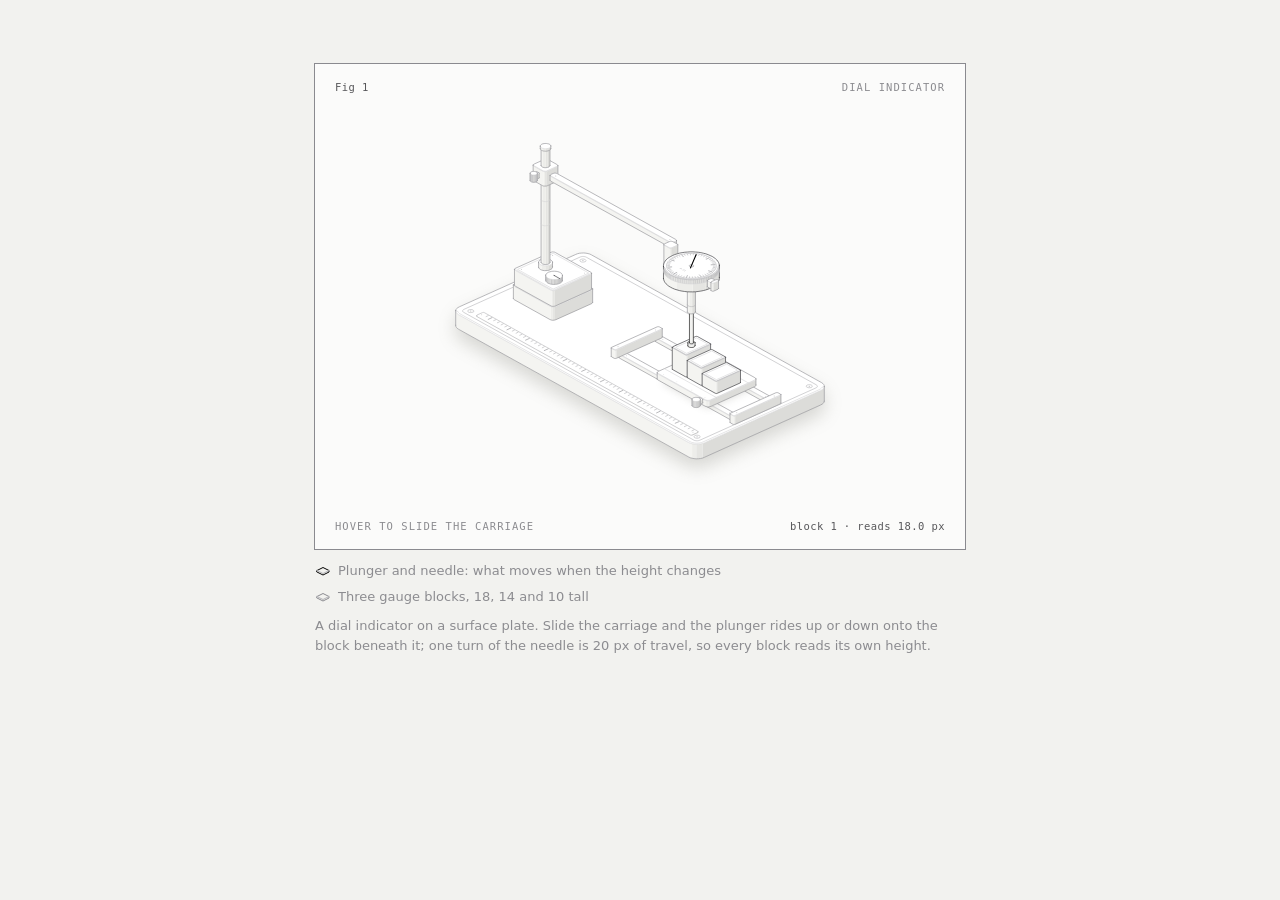
<file: .claude/skills/anatomy/examples/dial-indicator/dial-indicator-light.html>
<!doctype html><html lang="en"><head><meta charset="utf-8"><meta name="viewport" content="width=device-width, initial-scale=1"><title>Dial indicator</title><style>
.iso{
  --anatomy-page:#0b0b0b;--anatomy-card:#131313;--anatomy-text:#a3a3a3;--anatomy-strong:#e6e6e6;--anatomy-muted:#6e6e6e;
  --anatomy-paper:#131313;--anatomy-face:#1b1b1b;--anatomy-top:#1c1c1c;
  --anatomy-shade-0:#0f0f0f;--anatomy-shade-1:#121212;--anatomy-shade-2:#151515;--anatomy-shade-3:#181818;
  --anatomy-lit-top:#262626;--anatomy-lit-shade:#1d1d1d;
  --anatomy-hi:#d4d4d4;--anatomy-mid:#6a6a6a;--anatomy-lo:#3e3e3e;--anatomy-faint:#2a2a2a;--anatomy-lit:#ffffff;
  --anatomy-halo:#050505;--anatomy-halo-opacity:.9;--anatomy-dot:#e6e6e6;
  --anatomy-red:#ff6b6b;--anatomy-green:#6be0a0;--anatomy-blue:#6b9bff;
  --anatomy-weight:.6px;--anatomy-ease:cubic-bezier(.32,.72,0,1);
  --anatomy-mono:ui-monospace,"SF Mono",Menlo,Consolas,monospace;
  --anatomy-lift:inset 0 1px 0 0 #ffffff0a,inset 0 0 0 1px #ffffff06,0 0 0 1px #00000026,0 1px 1px -.5px #00000014,0 3px 3px -1.5px #00000014,0 6px 6px -3px #00000014,0 12px 12px -6px #00000014;
}
.iso[data-theme="light"]{
  --anatomy-page:#f2f2ef;--anatomy-card:#fbfbfa;--anatomy-text:#57575a;--anatomy-strong:#18181a;--anatomy-muted:#8c8c90;
  --anatomy-paper:#fbfbfa;--anatomy-face:#ffffff;--anatomy-top:#ffffff;
  --anatomy-shade-0:#dcdcd9;--anatomy-shade-1:#e5e5e2;--anatomy-shade-2:#ededea;--anatomy-shade-3:#f4f4f1;
  --anatomy-lit-top:#ffffff;--anatomy-lit-shade:#eeeeeb;
  --anatomy-hi:#26262a;--anatomy-mid:#8a8a8f;--anatomy-lo:#b4b4b8;--anatomy-faint:#d4d4d6;--anatomy-lit:#000000;
  --anatomy-halo:#8a8a80;--anatomy-halo-opacity:.32;--anatomy-dot:#3a3a3e;
  --anatomy-red:#e5484d;--anatomy-green:#30a46c;--anatomy-blue:#3e63dd;
  --anatomy-lift:inset 0 1px 0 0 #ffffff,0 0 0 1px #0000000f,0 1px 1px -.5px #0000000a,0 3px 3px -1.5px #0000000a,0 6px 6px -3px #0000000a,0 12px 12px -6px #0000000a;
}
.iso-svg{display:block;width:100%;height:auto;overflow:visible}
.iso-svg path,.iso-svg circle{vector-effect:non-scaling-stroke}
.iso-fill{fill:var(--anatomy-paper);stroke:none}
.iso-solid[data-lit]>.iso-fill{fill:var(--anatomy-face)}
.iso-shade,.iso-top{stroke:none}
.iso-shade[data-shade="0"]{fill:var(--anatomy-shade-0)}
.iso-shade[data-shade="1"]{fill:var(--anatomy-shade-1)}
.iso-shade[data-shade="2"]{fill:var(--anatomy-shade-2)}
.iso-shade[data-shade="3"]{fill:var(--anatomy-shade-3)}
.iso-top{fill:var(--anatomy-top)}
.iso-solid[data-lit]>.iso-top{fill:var(--anatomy-lit-top)}
.iso-solid[data-lit]>.iso-shade{fill:var(--anatomy-lit-shade)}
.iso-solid[data-seamless]>.iso-shade,.iso-solid[data-seamless]>.iso-top{stroke-width:.4;stroke-linejoin:round}
.iso-solid[data-seamless]>.iso-shade[data-shade="0"]{stroke:var(--anatomy-shade-0)}
.iso-solid[data-seamless]>.iso-shade[data-shade="1"]{stroke:var(--anatomy-shade-1)}
.iso-solid[data-seamless]>.iso-shade[data-shade="2"]{stroke:var(--anatomy-shade-2)}
.iso-solid[data-seamless]>.iso-shade[data-shade="3"]{stroke:var(--anatomy-shade-3)}
.iso-solid[data-seamless]>.iso-top{stroke:var(--anatomy-top)}
.iso-solid[data-seamless][data-lit]>.iso-top{stroke:var(--anatomy-lit-top)}
.iso-solid[data-seamless][data-lit]>.iso-shade{stroke:var(--anatomy-lit-shade)}
.iso-solid[data-lit]>.iso-edge{stroke:var(--anatomy-lit)}
.iso-halo{fill:var(--anatomy-halo);stroke:none;filter:blur(9px);opacity:var(--anatomy-halo-opacity);transform:translateY(3px)}
.iso-line{fill:none;stroke:var(--anatomy-lo);stroke-width:var(--anatomy-weight);stroke-linecap:round;stroke-linejoin:round}
.iso-line[data-tone="hi"]{stroke:var(--anatomy-hi)}
.iso-line[data-tone="mid"]{stroke:var(--anatomy-mid)}
.iso-line[data-tone="lo"]{stroke:var(--anatomy-lo)}
.iso-line[data-tone="faint"]{stroke:var(--anatomy-faint)}
.iso-line[data-tone="lit"]{stroke:var(--anatomy-lit)}
.iso-line[data-tone="red"]{stroke:var(--anatomy-red)}
.iso-line[data-tone="green"]{stroke:var(--anatomy-green)}
.iso-line[data-tone="blue"]{stroke:var(--anatomy-blue)}
.iso-line[data-dotted]{stroke-dasharray:.01 3.5;stroke-width:1}
.iso-line[data-dashed]{stroke-dasharray:3 3}
.iso-line[data-flow]{stroke-dasharray:2 6}
.iso-wire-end{fill:var(--anatomy-paper);stroke:var(--anatomy-lo);stroke-width:var(--anatomy-weight)}
.iso-wire[data-tone="hi"] .iso-wire-end{stroke:var(--anatomy-hi)}
.iso-wire[data-tone="mid"] .iso-wire-end{stroke:var(--anatomy-mid)}
.iso-wire[data-tone="faint"] .iso-wire-end{stroke:var(--anatomy-faint)}
.iso-wire[data-tone="lit"] .iso-wire-end{stroke:var(--anatomy-lit)}
.iso-dots circle{fill:var(--anatomy-dot);stroke:none;opacity:.32}
.iso-dots[data-tone="hi"] circle{opacity:.85}
.iso-dots[data-tone="mid"] circle{opacity:.45}
.iso-dots[data-tone="lo"] circle{opacity:.22}
.iso-dots[data-tone="faint"] circle{opacity:.12}
.iso-face-text{fill:var(--anatomy-mid);font-family:var(--anatomy-mono);letter-spacing:.04em}
.iso-face-text[data-tone="hi"]{fill:var(--anatomy-hi)}
.iso-face-text[data-tone="lo"]{fill:var(--anatomy-lo)}
.iso-face-text[data-tone="faint"]{fill:var(--anatomy-faint)}
.tb-body{fill:var(--anatomy-shade-2);stroke:none}
.tb-shine{fill:var(--anatomy-top);stroke:none}
.tb-shade{fill:var(--anatomy-shade-0);stroke:none}
.tb-ring{fill:none;stroke:var(--anatomy-lo);stroke-width:.45;stroke-linecap:butt;stroke-linejoin:round}
.tb-ring[data-tone="mid"]{stroke:var(--anatomy-mid)}
.tb-ring[data-tone="faint"]{stroke:var(--anatomy-faint)}
.tb-ring[data-tone="hi"]{stroke:var(--anatomy-hi)}
@keyframes iso-flow{to{stroke-dashoffset:-32}}
@keyframes iso-pulse{0%,100%{opacity:.18}12%{opacity:1}40%{opacity:.18}}
.iso-line[data-flow]{animation:iso-flow 1600ms linear infinite}
.iso-dots circle[data-pulse]{animation:iso-pulse 1600ms steps(1,end) infinite;animation-delay:var(--pulse-at,0ms)}
.iso-figure{margin:32px 0 36px}
.iso-plate{position:relative;padding:52px 24px;border-radius:0;background:var(--anatomy-card);box-shadow:0 0 0 1px var(--anatomy-mid);--anatomy-paper:var(--anatomy-card)}
.iso-plate-corners{position:absolute;inset:18px 20px;pointer-events:none}
.iso-plate-corner{position:absolute;color:var(--anatomy-muted);font-family:var(--anatomy-mono);font-size:10.5px;line-height:1;letter-spacing:.04em;white-space:nowrap}
.iso-plate-corner[data-corner="fig"]{top:0;left:0;color:var(--anatomy-text)}
.iso-plate-corner[data-corner="title"]{top:0;right:0;text-transform:uppercase;letter-spacing:.1em}
.iso-plate-corner[data-corner="hint"]{bottom:0;left:0;text-transform:uppercase;letter-spacing:.1em}
.iso-plate-corner[data-corner="readout"]{right:0;bottom:0;color:var(--anatomy-text);font-variant-numeric:tabular-nums}
.iso-plate .iso-svg{margin:0 auto}
.iso-legend{display:grid;gap:8px;margin-top:12px;color:var(--anatomy-muted);font-size:13px;line-height:1.55}
.iso-keys{display:flex;flex-wrap:wrap;gap:6px 18px}
.iso-key{display:inline-flex;align-items:center;gap:7px}
.iso-swatch{width:16px;height:10px;flex:none;overflow:visible}
.iso-swatch path{fill:none;stroke:var(--anatomy-hi);stroke-width:1;vector-effect:non-scaling-stroke;stroke-linejoin:round;stroke-linecap:round}
.iso-swatch[data-mark="raised"] path,.iso-swatch[data-mark="flat"] path{stroke:var(--anatomy-mid)}
.iso-swatch[data-mark="lit"] path{stroke:var(--anatomy-lit)}
.iso-swatch[data-mark="dim"] path{stroke:var(--anatomy-lo)}
.iso-swatch[data-mark="dotted"] path{stroke-dasharray:.01 3;stroke-width:1.4}
.iso-swatch[data-mark="dashed"] path{stroke-dasharray:3 2.5}
.iso-swatch[data-mark="red"] path{stroke:var(--anatomy-red)}
.iso-swatch[data-mark="green"] path{stroke:var(--anatomy-green)}
.iso-swatch[data-mark="blue"] path{stroke:var(--anatomy-blue)}
.iso-swatch-crease{stroke:var(--anatomy-lo)!important}
@media (max-width:560px){.iso-plate{padding:48px 12px 70px}.iso-plate-corner[data-corner="hint"]{bottom:18px}}
@media (prefers-reduced-motion:reduce){.iso-line[data-flow],.iso-dots circle[data-pulse]{animation:none}}

*{box-sizing:border-box}
html{color-scheme:dark}
body[data-theme="light"]{color-scheme:light}
body{margin:0;background:var(--anatomy-page);color:var(--anatomy-text);font:14px/1.6 ui-sans-serif,system-ui,-apple-system,"Segoe UI",sans-serif;-webkit-font-smoothing:antialiased}
.iso-page{width:min(650px,100% - 32px);margin:64px auto 96px}
</style></head><body class="iso" data-theme="light"><main class="iso-page"><figure class="iso-figure"><div class="iso-plate"><div class="iso-plate-corners" aria-hidden="true"><span class="iso-plate-corner" data-corner="fig">Fig 1</span><span class="iso-plate-corner" data-corner="title">Dial indicator</span><span class="iso-plate-corner" data-corner="hint">Hover to slide the carriage</span><span class="iso-plate-corner" data-corner="readout" data-readout>block 1 · reads 18.0 px</span></div><div class="iso-stage" tabindex="0" role="slider" aria-label="Dial indicator: arrow keys move the carriage from block to block" aria-valuemin="0" aria-valuemax="18" aria-valuenow="18"><svg xmlns="http://www.w3.org/2000/svg" class="iso-svg" viewBox="0 0 600 380" role="img" aria-label="A dial indicator on a surface plate. A magnetic base holds a post and an arm; the arm carries a dial whose plunger rests on three gauge blocks, 18, 14 and 10 tall, on a carriage that slides along two rails. Wherever the carriage stops, the plunger rises to the block under it and the needle turns by the same amount."><path class="iso-halo" d="M116.3 200L116.6 199L117.3 197.9L118.5 197L119.9 196.2L235.9 144L237.6 143.3L239.6 142.9L241.7 142.6L243.9 142.6L246.1 142.7L248.1 143.1L250 143.7L251.6 144.4L480.9 271.7L482.2 272.6L483.1 273.6L483.6 274.7L483.7 275.8L483.7 290.2L483.4 291.3L482.7 292.3L481.5 293.3L480.1 294.1L364.1 346.3L362.4 346.9L360.4 347.4L358.3 347.6L356.1 347.7L353.9 347.5L351.9 347.2L350 346.6L348.4 345.9L119.1 218.5L117.8 217.7L116.9 216.7L116.4 215.6L116.3 214.5Z"/><g class="iso-solid"><path class="iso-fill" d="M232.1 174.7L232.3 173.7L232.9 172.6L233.9 171.6L235.4 170.8L237.1 170.2L239.1 169.8L241.3 169.6L243.5 169.6L245.6 169.9L247.5 170.5L249.1 171.2L250.4 172.1L251.2 173.1L251.6 174.2L251.6 176.1L251.5 177.2L250.9 178.2L249.9 179.2L248.4 180L246.6 180.6L244.6 181.1L242.5 181.2L240.3 181.2L238.2 180.9L236.3 180.4L234.6 179.6L233.4 178.8L232.5 177.7L232.1 176.7Z"/><path class="iso-shade" data-shade="0" d="M248.4 180L246.6 180.6L246.6 178.7L248.4 178.1ZM251.6 176.1L251.5 177.2L251.5 175.2L251.6 174.2ZM251.5 177.2L250.9 178.2L250.9 176.3L251.5 175.2ZM250.9 178.2L249.9 179.2L249.9 177.3L250.9 176.3ZM249.9 179.2L248.4 180L248.4 178.1L249.9 177.3Z"/><path class="iso-shade" data-shade="1" d="M246.6 180.6L244.6 181.1L244.6 179.1L246.6 178.7ZM244.6 181.1L242.5 181.2L242.5 179.3L244.6 179.1Z"/><path class="iso-shade" data-shade="2" d="M242.5 181.2L240.3 181.2L240.3 179.3L242.5 179.3ZM240.3 181.2L238.2 180.9L238.2 179L240.3 179.3ZM238.2 180.9L236.3 180.4L236.3 178.4L238.2 179Z"/><path class="iso-shade" data-shade="3" d="M236.3 180.4L234.6 179.6L234.6 177.7L236.3 178.4ZM234.6 179.6L233.4 178.8L233.4 176.8L234.6 177.7ZM233.4 178.8L232.5 177.7L232.5 175.8L233.4 176.8ZM232.5 177.7L232.1 176.7L232.1 174.7L232.5 175.8Z"/><path class="iso-top" d="M248.4 178.1L246.6 178.7L244.6 179.1L242.5 179.3L240.3 179.3L238.2 179L236.3 178.4L234.6 177.7L233.4 176.8L232.5 175.8L232.1 174.7L232.3 173.7L232.9 172.6L233.9 171.6L235.4 170.8L237.1 170.2L239.1 169.8L241.3 169.6L243.5 169.6L245.6 169.9L247.5 170.5L249.1 171.2L250.4 172.1L251.2 173.1L251.6 174.2L251.5 175.2L250.9 176.3L249.9 177.3Z"/><path class="iso-line iso-crease" data-tone="faint" d="M251.6 174.2L251.5 175.2L250.9 176.3L249.9 177.3L248.4 178.1L246.6 178.7L244.6 179.1L242.5 179.3L240.3 179.3L238.2 179L236.3 178.4L234.6 177.7L233.4 176.8L232.5 175.8L232.1 174.7"/><path class="iso-line iso-edge" data-tone="lo" d="M232.1 174.7L232.3 173.7L232.9 172.6L233.9 171.6L235.4 170.8L237.1 170.2L239.1 169.8L241.3 169.6L243.5 169.6L245.6 169.9L247.5 170.5L249.1 171.2L250.4 172.1L251.2 173.1L251.6 174.2M251.6 176.1L251.5 177.2L250.9 178.2L249.9 179.2L248.4 180L246.6 180.6L244.6 181.1L242.5 181.2L240.3 181.2L238.2 180.9L236.3 180.4L234.6 179.6L233.4 178.8L232.5 177.7L232.1 176.7M232.1 174.7L232.1 176.7M251.6 174.2L251.6 176.1"/></g><g class="iso-solid"><path class="iso-fill" d="M234.4 170.6L234.5 169.7L234.9 168.9L235.7 168.2L236.8 167.6L238.2 167.1L239.8 166.7L241.4 166.6L243.1 166.6L244.7 166.9L246.2 167.3L247.5 167.8L248.5 168.5L249.1 169.3L249.4 170.1L249.4 174.2L249.3 175.1L248.8 175.9L248 176.6L246.9 177.2L245.5 177.7L244 178.1L242.3 178.2L240.6 178.2L239 177.9L237.6 177.5L236.3 177L235.3 176.3L234.7 175.5L234.4 174.7Z"/><path class="iso-shade" data-shade="0" d="M246.9 177.2L245.5 177.7L245.5 173.6L246.9 173.1ZM249.4 174.2L249.3 175.1L249.3 171L249.4 170.1ZM249.3 175.1L248.8 175.9L248.8 171.8L249.3 171ZM248.8 175.9L248 176.6L248 172.5L248.8 171.8ZM248 176.6L246.9 177.2L246.9 173.1L248 172.5Z"/><path class="iso-shade" data-shade="1" d="M245.5 177.7L244 178.1L244 174L245.5 173.6ZM244 178.1L242.3 178.2L242.3 174.1L244 174Z"/><path class="iso-shade" data-shade="2" d="M242.3 178.2L240.6 178.2L240.6 174.1L242.3 174.1ZM240.6 178.2L239 177.9L239 173.8L240.6 174.1ZM239 177.9L237.6 177.5L237.6 173.4L239 173.8Z"/><path class="iso-shade" data-shade="3" d="M237.6 177.5L236.3 177L236.3 172.9L237.6 173.4ZM236.3 177L235.3 176.3L235.3 172.2L236.3 172.9ZM235.3 176.3L234.7 175.5L234.7 171.4L235.3 172.2ZM234.7 175.5L234.4 174.7L234.4 170.6L234.7 171.4Z"/><path class="iso-top" d="M246.9 173.1L245.5 173.6L244 174L242.3 174.1L240.6 174.1L239 173.8L237.6 173.4L236.3 172.9L235.3 172.2L234.7 171.4L234.4 170.6L234.5 169.7L234.9 168.9L235.7 168.2L236.8 167.6L238.2 167.1L239.8 166.7L241.4 166.6L243.1 166.6L244.7 166.9L246.2 167.3L247.5 167.8L248.5 168.5L249.1 169.3L249.4 170.1L249.3 171L248.8 171.8L248 172.5Z"/><path class="iso-line iso-crease" data-tone="faint" d="M249.4 170.1L249.3 171L248.8 171.8L248 172.5L246.9 173.1L245.5 173.6L244 174L242.3 174.1L240.6 174.1L239 173.8L237.6 173.4L236.3 172.9L235.3 172.2L234.7 171.4L234.4 170.6"/><path class="iso-line iso-edge" data-tone="mid" d="M234.4 170.6L234.5 169.7L234.9 168.9L235.7 168.2L236.8 167.6L238.2 167.1L239.8 166.7L241.4 166.6L243.1 166.6L244.7 166.9L246.2 167.3L247.5 167.8L248.5 168.5L249.1 169.3L249.4 170.1M249.4 174.2L249.3 175.1L248.8 175.9L248 176.6L246.9 177.2L245.5 177.7L244 178.1L242.3 178.2L240.6 178.2L239 177.9L237.6 177.5L236.3 177L235.3 176.3L234.7 175.5L234.4 174.7M234.4 170.6L234.4 174.7M249.4 170.1L249.4 174.2"/></g><g class="iso-solid"><path class="iso-fill" d="M145.2 213.9L145.3 212.8L145.9 211.7L147 210.8L148.4 210L150.2 209.3L152.2 208.9L154.3 208.7L156.5 208.8L158.6 209.1L160.5 209.6L162.2 210.3L163.4 211.2L164.3 212.2L164.7 213.3L164.7 215.2L164.5 216.3L163.9 217.4L162.9 218.3L161.5 219.1L159.7 219.8L157.7 220.2L155.5 220.4L153.3 220.3L151.2 220L149.3 219.5L147.7 218.8L146.4 217.9L145.6 216.9L145.2 215.8Z"/><path class="iso-shade" data-shade="0" d="M161.5 219.1L159.7 219.8L159.7 217.9L161.5 217.2ZM164.7 215.2L164.5 216.3L164.5 214.4L164.7 213.3ZM164.5 216.3L163.9 217.4L163.9 215.4L164.5 214.4ZM163.9 217.4L162.9 218.3L162.9 216.4L163.9 215.4ZM162.9 218.3L161.5 219.1L161.5 217.2L162.9 216.4Z"/><path class="iso-shade" data-shade="1" d="M159.7 219.8L157.7 220.2L157.7 218.3L159.7 217.9ZM157.7 220.2L155.5 220.4L155.5 218.5L157.7 218.3Z"/><path class="iso-shade" data-shade="2" d="M155.5 220.4L153.3 220.3L153.3 218.4L155.5 218.5ZM153.3 220.3L151.2 220L151.2 218.1L153.3 218.4ZM151.2 220L149.3 219.5L149.3 217.6L151.2 218.1Z"/><path class="iso-shade" data-shade="3" d="M149.3 219.5L147.7 218.8L147.7 216.9L149.3 217.6ZM147.7 218.8L146.4 217.9L146.4 216L147.7 216.9ZM146.4 217.9L145.6 216.9L145.6 215L146.4 216ZM145.6 216.9L145.2 215.8L145.2 213.9L145.6 215Z"/><path class="iso-top" d="M161.5 217.2L159.7 217.9L157.7 218.3L155.5 218.5L153.3 218.4L151.2 218.1L149.3 217.6L147.7 216.9L146.4 216L145.6 215L145.2 213.9L145.3 212.8L145.9 211.7L147 210.8L148.4 210L150.2 209.3L152.2 208.9L154.3 208.7L156.5 208.8L158.6 209.1L160.5 209.6L162.2 210.3L163.4 211.2L164.3 212.2L164.7 213.3L164.5 214.4L163.9 215.4L162.9 216.4Z"/><path class="iso-line iso-crease" data-tone="faint" d="M164.7 213.3L164.5 214.4L163.9 215.4L162.9 216.4L161.5 217.2L159.7 217.9L157.7 218.3L155.5 218.5L153.3 218.4L151.2 218.1L149.3 217.6L147.7 216.9L146.4 216L145.6 215L145.2 213.9"/><path class="iso-line iso-edge" data-tone="lo" d="M145.2 213.9L145.3 212.8L145.9 211.7L147 210.8L148.4 210L150.2 209.3L152.2 208.9L154.3 208.7L156.5 208.8L158.6 209.1L160.5 209.6L162.2 210.3L163.4 211.2L164.3 212.2L164.7 213.3M164.7 215.2L164.5 216.3L163.9 217.4L162.9 218.3L161.5 219.1L159.7 219.8L157.7 220.2L155.5 220.4L153.3 220.3L151.2 220L149.3 219.5L147.7 218.8L146.4 217.9L145.6 216.9L145.2 215.8M145.2 213.9L145.2 215.8M164.7 213.3L164.7 215.2"/></g><g class="iso-solid"><path class="iso-fill" d="M147.4 209.7L147.5 208.9L148 208.1L148.8 207.3L149.9 206.7L151.3 206.2L152.8 205.9L154.5 205.7L156.2 205.8L157.8 206L159.3 206.4L160.5 207L161.5 207.7L162.1 208.4L162.4 209.3L162.4 213.4L162.3 214.2L161.9 215L161.1 215.8L160 216.4L158.6 216.9L157 217.2L155.4 217.4L153.7 217.3L152.1 217.1L150.6 216.7L149.3 216.1L148.4 215.4L147.7 214.7L147.4 213.8Z"/><path class="iso-shade" data-shade="0" d="M160 216.4L158.6 216.9L158.6 212.8L160 212.3ZM162.4 213.4L162.3 214.2L162.3 210.1L162.4 209.3ZM162.3 214.2L161.9 215L161.9 210.9L162.3 210.1ZM161.9 215L161.1 215.8L161.1 211.7L161.9 210.9ZM161.1 215.8L160 216.4L160 212.3L161.1 211.7Z"/><path class="iso-shade" data-shade="1" d="M158.6 216.9L157 217.2L157 213.1L158.6 212.8ZM157 217.2L155.4 217.4L155.4 213.2L157 213.1Z"/><path class="iso-shade" data-shade="2" d="M155.4 217.4L153.7 217.3L153.7 213.2L155.4 213.2ZM153.7 217.3L152.1 217.1L152.1 213L153.7 213.2ZM152.1 217.1L150.6 216.7L150.6 212.6L152.1 213Z"/><path class="iso-shade" data-shade="3" d="M150.6 216.7L149.3 216.1L149.3 212L150.6 212.6ZM149.3 216.1L148.4 215.4L148.4 211.3L149.3 212ZM148.4 215.4L147.7 214.7L147.7 210.5L148.4 211.3ZM147.7 214.7L147.4 213.8L147.4 209.7L147.7 210.5Z"/><path class="iso-top" d="M160 212.3L158.6 212.8L157 213.1L155.4 213.2L153.7 213.2L152.1 213L150.6 212.6L149.3 212L148.4 211.3L147.7 210.5L147.4 209.7L147.5 208.9L148 208.1L148.8 207.3L149.9 206.7L151.3 206.2L152.8 205.9L154.5 205.7L156.2 205.8L157.8 206L159.3 206.4L160.5 207L161.5 207.7L162.1 208.4L162.4 209.3L162.3 210.1L161.9 210.9L161.1 211.7Z"/><path class="iso-line iso-crease" data-tone="faint" d="M162.4 209.3L162.3 210.1L161.9 210.9L161.1 211.7L160 212.3L158.6 212.8L157 213.1L155.4 213.2L153.7 213.2L152.1 213L150.6 212.6L149.3 212L148.4 211.3L147.7 210.5L147.4 209.7"/><path class="iso-line iso-edge" data-tone="mid" d="M147.4 209.7L147.5 208.9L148 208.1L148.8 207.3L149.9 206.7L151.3 206.2L152.8 205.9L154.5 205.7L156.2 205.8L157.8 206L159.3 206.4L160.5 207L161.5 207.7L162.1 208.4L162.4 209.3M162.4 213.4L162.3 214.2L161.9 215L161.1 215.8L160 216.4L158.6 216.9L157 217.2L155.4 217.4L153.7 217.3L152.1 217.1L150.6 216.7L149.3 216.1L148.4 215.4L147.7 214.7L147.4 213.8M147.4 209.7L147.4 213.8M162.4 209.3L162.4 213.4"/></g><g class="iso-solid"><path class="iso-fill" d="M435.3 287.6L435.5 286.5L436.1 285.4L437.1 284.5L438.5 283.7L440.3 283L442.3 282.6L444.5 282.4L446.7 282.5L448.8 282.8L450.7 283.3L452.3 284L453.6 284.9L454.4 285.9L454.8 287L454.8 288.9L454.7 290L454.1 291.1L453 292L451.6 292.8L449.8 293.5L447.8 293.9L445.7 294.1L443.5 294L441.4 293.7L439.5 293.2L437.8 292.5L436.6 291.6L435.7 290.6L435.3 289.5Z"/><path class="iso-shade" data-shade="0" d="M451.6 292.8L449.8 293.5L449.8 291.5L451.6 290.9ZM454.8 288.9L454.7 290L454.7 288.1L454.8 287ZM454.7 290L454.1 291.1L454.1 289.1L454.7 288.1ZM454.1 291.1L453 292L453 290.1L454.1 289.1ZM453 292L451.6 292.8L451.6 290.9L453 290.1Z"/><path class="iso-shade" data-shade="1" d="M449.8 293.5L447.8 293.9L447.8 292L449.8 291.5ZM447.8 293.9L445.7 294.1L445.7 292.1L447.8 292Z"/><path class="iso-shade" data-shade="2" d="M445.7 294.1L443.5 294L443.5 292.1L445.7 292.1ZM443.5 294L441.4 293.7L441.4 291.8L443.5 292.1ZM441.4 293.7L439.5 293.2L439.5 291.3L441.4 291.8Z"/><path class="iso-shade" data-shade="3" d="M439.5 293.2L437.8 292.5L437.8 290.5L439.5 291.3ZM437.8 292.5L436.6 291.6L436.6 289.7L437.8 290.5ZM436.6 291.6L435.7 290.6L435.7 288.7L436.6 289.7ZM435.7 290.6L435.3 289.5L435.3 287.6L435.7 288.7Z"/><path class="iso-top" d="M451.6 290.9L449.8 291.5L447.8 292L445.7 292.1L443.5 292.1L441.4 291.8L439.5 291.3L437.8 290.5L436.6 289.7L435.7 288.7L435.3 287.6L435.5 286.5L436.1 285.4L437.1 284.5L438.5 283.7L440.3 283L442.3 282.6L444.5 282.4L446.7 282.5L448.8 282.8L450.7 283.3L452.3 284L453.6 284.9L454.4 285.9L454.8 287L454.7 288.1L454.1 289.1L453 290.1Z"/><path class="iso-line iso-crease" data-tone="faint" d="M454.8 287L454.7 288.1L454.1 289.1L453 290.1L451.6 290.9L449.8 291.5L447.8 292L445.7 292.1L443.5 292.1L441.4 291.8L439.5 291.3L437.8 290.5L436.6 289.7L435.7 288.7L435.3 287.6"/><path class="iso-line iso-edge" data-tone="lo" d="M435.3 287.6L435.5 286.5L436.1 285.4L437.1 284.5L438.5 283.7L440.3 283L442.3 282.6L444.5 282.4L446.7 282.5L448.8 282.8L450.7 283.3L452.3 284L453.6 284.9L454.4 285.9L454.8 287M454.8 288.9L454.7 290L454.1 291.1L453 292L451.6 292.8L449.8 293.5L447.8 293.9L445.7 294.1L443.5 294L441.4 293.7L439.5 293.2L437.8 292.5L436.6 291.6L435.7 290.6L435.3 289.5M435.3 287.6L435.3 289.5M454.8 287L454.8 288.9"/></g><g class="iso-solid"><path class="iso-fill" d="M437.6 283.4L437.7 282.6L438.1 281.8L438.9 281L440 280.4L441.4 279.9L443 279.6L444.6 279.4L446.3 279.5L447.9 279.7L449.4 280.1L450.7 280.7L451.6 281.4L452.3 282.1L452.6 283L452.6 287.1L452.5 287.9L452 288.7L451.2 289.4L450.1 290.1L448.7 290.6L447.2 290.9L445.5 291L443.8 291L442.2 290.8L440.7 290.4L439.5 289.8L438.5 289.1L437.9 288.3L437.6 287.5Z"/><path class="iso-shade" data-shade="0" d="M450.1 290.1L448.7 290.6L448.7 286.5L450.1 286ZM452.6 287.1L452.5 287.9L452.5 283.8L452.6 283ZM452.5 287.9L452 288.7L452 284.6L452.5 283.8ZM452 288.7L451.2 289.4L451.2 285.3L452 284.6ZM451.2 289.4L450.1 290.1L450.1 286L451.2 285.3Z"/><path class="iso-shade" data-shade="1" d="M448.7 290.6L447.2 290.9L447.2 286.8L448.7 286.5ZM447.2 290.9L445.5 291L445.5 286.9L447.2 286.8Z"/><path class="iso-shade" data-shade="2" d="M445.5 291L443.8 291L443.8 286.9L445.5 286.9ZM443.8 291L442.2 290.8L442.2 286.7L443.8 286.9ZM442.2 290.8L440.7 290.4L440.7 286.3L442.2 286.7Z"/><path class="iso-shade" data-shade="3" d="M440.7 290.4L439.5 289.8L439.5 285.7L440.7 286.3ZM439.5 289.8L438.5 289.1L438.5 285L439.5 285.7ZM438.5 289.1L437.9 288.3L437.9 284.2L438.5 285ZM437.9 288.3L437.6 287.5L437.6 283.4L437.9 284.2Z"/><path class="iso-top" d="M450.1 286L448.7 286.5L447.2 286.8L445.5 286.9L443.8 286.9L442.2 286.7L440.7 286.3L439.5 285.7L438.5 285L437.9 284.2L437.6 283.4L437.7 282.6L438.1 281.8L438.9 281L440 280.4L441.4 279.9L443 279.6L444.6 279.4L446.3 279.5L447.9 279.7L449.4 280.1L450.7 280.7L451.6 281.4L452.3 282.1L452.6 283L452.5 283.8L452 284.6L451.2 285.3Z"/><path class="iso-line iso-crease" data-tone="faint" d="M452.6 283L452.5 283.8L452 284.6L451.2 285.3L450.1 286L448.7 286.5L447.2 286.8L445.5 286.9L443.8 286.9L442.2 286.7L440.7 286.3L439.5 285.7L438.5 285L437.9 284.2L437.6 283.4"/><path class="iso-line iso-edge" data-tone="mid" d="M437.6 283.4L437.7 282.6L438.1 281.8L438.9 281L440 280.4L441.4 279.9L443 279.6L444.6 279.4L446.3 279.5L447.9 279.7L449.4 280.1L450.7 280.7L451.6 281.4L452.3 282.1L452.6 283M452.6 287.1L452.5 287.9L452 288.7L451.2 289.4L450.1 290.1L448.7 290.6L447.2 290.9L445.5 291L443.8 291L442.2 290.8L440.7 290.4L439.5 289.8L438.5 289.1L437.9 288.3L437.6 287.5M437.6 283.4L437.6 287.5M452.6 283L452.6 287.1"/></g><g class="iso-solid"><path class="iso-fill" d="M348.4 326.7L348.5 325.6L349.1 324.6L350.1 323.6L351.6 322.8L353.4 322.2L355.4 321.8L357.5 321.6L359.7 321.6L361.8 321.9L363.7 322.4L365.4 323.2L366.6 324.1L367.5 325.1L367.9 326.1L367.9 328.1L367.7 329.2L367.1 330.2L366.1 331.2L364.6 332L362.9 332.6L360.9 333L358.7 333.2L356.5 333.2L354.4 332.9L352.5 332.3L350.9 331.6L349.6 330.7L348.8 329.7L348.4 328.7Z"/><path class="iso-shade" data-shade="0" d="M364.6 332L362.9 332.6L362.9 330.7L364.6 330.1ZM367.9 328.1L367.7 329.2L367.7 327.2L367.9 326.1ZM367.7 329.2L367.1 330.2L367.1 328.3L367.7 327.2ZM367.1 330.2L366.1 331.2L366.1 329.2L367.1 328.3ZM366.1 331.2L364.6 332L364.6 330.1L366.1 329.2Z"/><path class="iso-shade" data-shade="1" d="M362.9 332.6L360.9 333L360.9 331.1L362.9 330.7ZM360.9 333L358.7 333.2L358.7 331.3L360.9 331.1Z"/><path class="iso-shade" data-shade="2" d="M358.7 333.2L356.5 333.2L356.5 331.2L358.7 331.3ZM356.5 333.2L354.4 332.9L354.4 330.9L356.5 331.2ZM354.4 332.9L352.5 332.3L352.5 330.4L354.4 330.9Z"/><path class="iso-shade" data-shade="3" d="M352.5 332.3L350.9 331.6L350.9 329.7L352.5 330.4ZM350.9 331.6L349.6 330.7L349.6 328.8L350.9 329.7ZM349.6 330.7L348.8 329.7L348.8 327.8L349.6 328.8ZM348.8 329.7L348.4 328.7L348.4 326.7L348.8 327.8Z"/><path class="iso-top" d="M364.6 330.1L362.9 330.7L360.9 331.1L358.7 331.3L356.5 331.2L354.4 330.9L352.5 330.4L350.9 329.7L349.6 328.8L348.8 327.8L348.4 326.7L348.5 325.6L349.1 324.6L350.1 323.6L351.6 322.8L353.4 322.2L355.4 321.8L357.5 321.6L359.7 321.6L361.8 321.9L363.7 322.4L365.4 323.2L366.6 324.1L367.5 325.1L367.9 326.1L367.7 327.2L367.1 328.3L366.1 329.2Z"/><path class="iso-line iso-crease" data-tone="faint" d="M367.9 326.1L367.7 327.2L367.1 328.3L366.1 329.2L364.6 330.1L362.9 330.7L360.9 331.1L358.7 331.3L356.5 331.2L354.4 330.9L352.5 330.4L350.9 329.7L349.6 328.8L348.8 327.8L348.4 326.7"/><path class="iso-line iso-edge" data-tone="lo" d="M348.4 326.7L348.5 325.6L349.1 324.6L350.1 323.6L351.6 322.8L353.4 322.2L355.4 321.8L357.5 321.6L359.7 321.6L361.8 321.9L363.7 322.4L365.4 323.2L366.6 324.1L367.5 325.1L367.9 326.1M367.9 328.1L367.7 329.2L367.1 330.2L366.1 331.2L364.6 332L362.9 332.6L360.9 333L358.7 333.2L356.5 333.2L354.4 332.9L352.5 332.3L350.9 331.6L349.6 330.7L348.8 329.7L348.4 328.7M348.4 326.7L348.4 328.7M367.9 326.1L367.9 328.1"/></g><g class="iso-solid"><path class="iso-fill" d="M350.6 322.6L350.7 321.7L351.2 320.9L352 320.2L353.1 319.5L354.5 319L356 318.7L357.7 318.6L359.4 318.6L361 318.8L362.4 319.3L363.7 319.8L364.7 320.5L365.3 321.3L365.6 322.1L365.6 326.2L365.5 327L365.1 327.9L364.3 328.6L363.2 329.2L361.8 329.7L360.2 330L358.6 330.2L356.9 330.1L355.3 329.9L353.8 329.5L352.5 328.9L351.5 328.3L350.9 327.5L350.6 326.7Z"/><path class="iso-shade" data-shade="0" d="M363.2 329.2L361.8 329.7L361.8 325.6L363.2 325.1ZM365.6 326.2L365.5 327L365.5 322.9L365.6 322.1ZM365.5 327L365.1 327.9L365.1 323.8L365.5 322.9ZM365.1 327.9L364.3 328.6L364.3 324.5L365.1 323.8ZM364.3 328.6L363.2 329.2L363.2 325.1L364.3 324.5Z"/><path class="iso-shade" data-shade="1" d="M361.8 329.7L360.2 330L360.2 325.9L361.8 325.6ZM360.2 330L358.6 330.2L358.6 326.1L360.2 325.9Z"/><path class="iso-shade" data-shade="2" d="M358.6 330.2L356.9 330.1L356.9 326L358.6 326.1ZM356.9 330.1L355.3 329.9L355.3 325.8L356.9 326ZM355.3 329.9L353.8 329.5L353.8 325.4L355.3 325.8Z"/><path class="iso-shade" data-shade="3" d="M353.8 329.5L352.5 328.9L352.5 324.8L353.8 325.4ZM352.5 328.9L351.5 328.3L351.5 324.2L352.5 324.8ZM351.5 328.3L350.9 327.5L350.9 323.4L351.5 324.2ZM350.9 327.5L350.6 326.7L350.6 322.6L350.9 323.4Z"/><path class="iso-top" d="M363.2 325.1L361.8 325.6L360.2 325.9L358.6 326.1L356.9 326L355.3 325.8L353.8 325.4L352.5 324.8L351.5 324.2L350.9 323.4L350.6 322.6L350.7 321.7L351.2 320.9L352 320.2L353.1 319.5L354.5 319L356 318.7L357.7 318.6L359.4 318.6L361 318.8L362.4 319.3L363.7 319.8L364.7 320.5L365.3 321.3L365.6 322.1L365.5 322.9L365.1 323.8L364.3 324.5Z"/><path class="iso-line iso-crease" data-tone="faint" d="M365.6 322.1L365.5 322.9L365.1 323.8L364.3 324.5L363.2 325.1L361.8 325.6L360.2 325.9L358.6 326.1L356.9 326L355.3 325.8L353.8 325.4L352.5 324.8L351.5 324.2L350.9 323.4L350.6 322.6"/><path class="iso-line iso-edge" data-tone="mid" d="M350.6 322.6L350.7 321.7L351.2 320.9L352 320.2L353.1 319.5L354.5 319L356 318.7L357.7 318.6L359.4 318.6L361 318.8L362.4 319.3L363.7 319.8L364.7 320.5L365.3 321.3L365.6 322.1M365.6 326.2L365.5 327L365.1 327.9L364.3 328.6L363.2 329.2L361.8 329.7L360.2 330L358.6 330.2L356.9 330.1L355.3 329.9L353.8 329.5L352.5 328.9L351.5 328.3L350.9 327.5L350.6 326.7M350.6 322.6L350.6 326.7M365.6 322.1L365.6 326.2"/></g><g class="iso-solid"><path class="iso-fill" d="M116.3 194L116.6 192.9L117.3 191.9L118.5 191L119.9 190.2L235.9 138L237.6 137.3L239.6 136.8L241.7 136.6L243.9 136.5L246.1 136.7L248.1 137.1L250 137.6L251.6 138.4L480.9 265.7L482.2 266.6L483.1 267.6L483.6 268.6L483.7 269.7L483.7 284.2L483.4 285.3L482.7 286.3L481.5 287.2L480.1 288L364.1 340.2L362.4 340.9L360.4 341.4L358.3 341.6L356.1 341.7L353.9 341.5L351.9 341.1L350 340.6L348.4 339.8L119.1 212.5L117.8 211.6L116.9 210.6L116.4 209.6L116.3 208.5Z"/><path class="iso-shade" data-shade="0" d="M483.7 284.2L483.4 285.3L483.4 270.8L483.7 269.7ZM483.4 285.3L482.7 286.3L482.7 271.8L483.4 270.8ZM482.7 286.3L481.5 287.2L481.5 272.8L482.7 271.8ZM481.5 287.2L480.1 288L480.1 273.6L481.5 272.8ZM480.1 288L364.1 340.2L364.1 325.8L480.1 273.6ZM364.1 340.2L362.4 340.9L362.4 326.4L364.1 325.8Z"/><path class="iso-shade" data-shade="1" d="M362.4 340.9L360.4 341.4L360.4 326.9L362.4 326.4ZM360.4 341.4L358.3 341.6L358.3 327.1L360.4 326.9ZM358.3 341.6L356.1 341.7L356.1 327.2L358.3 327.1Z"/><path class="iso-shade" data-shade="2" d="M356.1 341.7L353.9 341.5L353.9 327L356.1 327.2ZM353.9 341.5L351.9 341.1L351.9 326.7L353.9 327Z"/><path class="iso-shade" data-shade="3" d="M351.9 341.1L350 340.6L350 326.1L351.9 326.7ZM350 340.6L348.4 339.8L348.4 325.4L350 326.1ZM348.4 339.8L119.1 212.5L119.1 198L348.4 325.4ZM119.1 212.5L117.8 211.6L117.8 197.1L119.1 198ZM117.8 211.6L116.9 210.6L116.9 196.2L117.8 197.1ZM116.9 210.6L116.4 209.6L116.4 195.1L116.9 196.2ZM116.4 209.6L116.3 208.5L116.3 194L116.4 195.1Z"/><path class="iso-top" d="M480.9 265.7L482.2 266.6L483.1 267.6L483.6 268.6L483.7 269.7L483.4 270.8L482.7 271.8L481.5 272.8L480.1 273.6L364.1 325.8L362.4 326.4L360.4 326.9L358.3 327.1L356.1 327.2L353.9 327L351.9 326.7L350 326.1L348.4 325.4L119.1 198L117.8 197.1L116.9 196.2L116.4 195.1L116.3 194L116.6 192.9L117.3 191.9L118.5 191L119.9 190.2L235.9 138L237.6 137.3L239.6 136.8L241.7 136.6L243.9 136.5L246.1 136.7L248.1 137.1L250 137.6L251.6 138.4Z"/><path class="iso-line iso-crease" data-tone="faint" d="M483.7 269.7L483.4 270.8L482.7 271.8L481.5 272.8L480.1 273.6L364.1 325.8L362.4 326.4L360.4 326.9L358.3 327.1L356.1 327.2L353.9 327L351.9 326.7L350 326.1L348.4 325.4L119.1 198L117.8 197.1L116.9 196.2L116.4 195.1L116.3 194"/><path class="iso-line iso-bevel" data-tone="faint" d="M483.7 269.7L481.3 270.5L480.7 271.3L479.8 272.1L478.5 272.8L362.7 324.9L361.2 325.5L359.7 325.8L358 326L356.2 326.1L354.5 325.9L352.8 325.6L351.3 325.2L350 324.6L120.8 197.3L119.7 196.6L119 195.8L118.6 194.9L116.3 194"/><path class="iso-line iso-edge" data-tone="mid" d="M116.3 194L116.6 192.9L117.3 191.9L118.5 191L119.9 190.2L235.9 138L237.6 137.3L239.6 136.8L241.7 136.6L243.9 136.5L246.1 136.7L248.1 137.1L250 137.6L251.6 138.4L480.9 265.7L482.2 266.6L483.1 267.6L483.6 268.6L483.7 269.7M483.7 284.2L483.4 285.3L482.7 286.3L481.5 287.2L480.1 288L364.1 340.2L362.4 340.9L360.4 341.4L358.3 341.6L356.1 341.7L353.9 341.5L351.9 341.1L350 340.6L348.4 339.8L119.1 212.5L117.8 211.6L116.9 210.6L116.4 209.6L116.3 208.5M483.7 269.7L483.7 284.2M116.3 194L116.3 208.5"/></g><path class="iso-line" data-tone="lo" d="M475.7 268L476.2 268.4L476.6 268.7L476.8 269.1L476.8 269.5L476.7 269.9L476.4 270.3L476 270.7L475.4 271L359.5 323.2L358.8 323.4L358.1 323.6L357.3 323.7L356.5 323.7L355.6 323.6L354.9 323.5L354.2 323.3L353.6 323L124.3 195.7L123.8 195.4L123.4 195L123.2 194.6L123.2 194.2L123.3 193.8L123.6 193.4L124 193L124.6 192.7L240.5 140.5L241.2 140.3L241.9 140.1L242.7 140L243.5 140L244.4 140.1L245.1 140.2L245.8 140.4L246.4 140.7Z"/><path class="iso-line" data-tone="lo" d="M245.2 145.2L244.1 145.5L243 145.6L241.8 145.5L240.8 145.1L240.2 144.6L240.1 144L240.4 143.4L241.1 142.9L242.1 142.6L243.3 142.5L244.4 142.7L245.4 143L246 143.6L246.2 144.1L245.9 144.7ZM470.7 270.5L469.7 270.8L468.5 270.9L467.4 270.7L466.4 270.3L465.8 269.8L465.6 269.2L465.9 268.7L466.6 268.2L467.7 267.9L468.8 267.8L470 267.9L471 268.3L471.6 268.8L471.7 269.4L471.4 270ZM133.4 195.5L132.3 195.8L131.2 195.9L130 195.8L129 195.4L128.4 194.9L128.3 194.3L128.6 193.7L129.3 193.3L130.3 193L131.5 192.9L132.6 193L133.6 193.4L134.2 193.9L134.4 194.5L134.1 195.1ZM358.9 320.8L357.9 321.1L356.7 321.2L355.6 321L354.6 320.7L354 320.2L353.8 319.6L354.1 319L354.8 318.5L355.9 318.2L357 318.1L358.2 318.3L359.2 318.6L359.8 319.1L359.9 319.7L359.6 320.3Z"/><g class="iso-dots" data-tone="mid"><circle cx="243.1" cy="144.1" r="0.5"/><circle cx="468.7" cy="269.3" r="0.5"/><circle cx="131.3" cy="194.4" r="0.5"/><circle cx="356.9" cy="319.7" r="0.5"/></g><g class="iso-solid"><path class="iso-fill" d="M137.3 198.9L137.3 198.6L137.7 198.3L142.9 196L143.6 195.8L144.3 195.8L144.9 196L357.4 314L357.7 314.3L357.7 315.1L357.7 315.4L357.3 315.7L352.1 318.1L351.5 318.2L350.8 318.2L350.2 318L137.6 200L137.3 199.7Z"/><path class="iso-shade" data-shade="0" d="M357.7 315.1L357.7 315.4L357.7 314.7L357.7 314.3ZM357.7 315.4L357.3 315.7L357.3 315L357.7 314.7ZM357.3 315.7L352.1 318.1L352.1 317.3L357.3 315Z"/><path class="iso-shade" data-shade="1" d="M352.1 318.1L351.5 318.2L351.5 317.5L352.1 317.3Z"/><path class="iso-shade" data-shade="2" d="M351.5 318.2L350.8 318.2L350.8 317.5L351.5 317.5Z"/><path class="iso-shade" data-shade="3" d="M350.8 318.2L350.2 318L350.2 317.3L350.8 317.5ZM350.2 318L137.6 200L137.6 199.3L350.2 317.3ZM137.6 200L137.3 199.7L137.3 198.9L137.6 199.3Z"/><path class="iso-top" d="M357.4 314L357.7 314.3L357.7 314.7L357.3 315L352.1 317.3L351.5 317.5L350.8 317.5L350.2 317.3L137.6 199.3L137.3 198.9L137.3 198.6L137.7 198.3L142.9 196L143.6 195.8L144.3 195.8L144.9 196Z"/><path class="iso-line iso-edge" data-tone="lo" d="M137.3 198.9L137.3 198.6L137.7 198.3L142.9 196L143.6 195.8L144.3 195.8L144.9 196L357.4 314L357.7 314.3M357.7 315.1L357.7 315.4L357.3 315.7L352.1 318.1L351.5 318.2L350.8 318.2L350.2 318L137.6 200L137.3 199.7M357.7 314.3L357.7 315.1M137.3 198.9L137.3 199.7"/></g><path class="iso-line" data-tone="lo" d="M148.7 199L146.6 199.9M156.2 203.1L154.1 204M159.9 205.2L157.8 206.1M163.6 207.2L161.6 208.2M167.4 209.3L165.3 210.2M174.8 213.5L172.7 214.4M178.5 215.5L176.5 216.5M182.3 217.6L180.2 218.5M186 219.7L183.9 220.6M193.5 223.8L191.4 224.7M197.2 225.9L195.1 226.8M200.9 228L198.8 228.9M204.6 230L202.6 231M212.1 234.2L210 235.1M215.8 236.2L213.8 237.2M219.6 238.3L217.5 239.2M223.3 240.4L221.2 241.3M230.7 244.5L228.7 245.4M234.5 246.6L232.4 247.5M238.2 248.7L236.1 249.6M241.9 250.7L239.9 251.7M249.4 254.9L247.3 255.8M253.1 256.9L251 257.9M256.8 259L254.8 259.9M260.6 261.1L258.5 262M268 265.2L266 266.1M271.8 267.3L269.7 268.2M275.5 269.4L273.4 270.3M279.2 271.4L277.1 272.4M286.7 275.6L284.6 276.5M290.4 277.6L288.3 278.6M294.1 279.7L292 280.6M297.8 281.8L295.8 282.7M305.3 285.9L303.2 286.9M309 288L307 288.9M312.8 290.1L310.7 291M316.5 292.1L314.4 293.1M323.9 296.3L321.9 297.2M327.7 298.3L325.6 299.3M331.4 300.4L329.3 301.3M335.1 302.5L333.1 303.4M342.6 306.6L340.5 307.6M346.3 308.7L344.2 309.6M350 310.8L348 311.7M353.8 312.8L351.7 313.8"/><path class="iso-line" data-tone="mid" d="M152.4 201L148.7 202.7M171.1 211.4L167.4 213.1M189.7 221.7L186 223.4M208.4 232.1L204.6 233.8M227 242.4L223.3 244.1M245.7 252.8L241.9 254.5M264.3 263.1L260.6 264.8M282.9 273.5L279.2 275.2M301.6 283.8L297.8 285.5M320.2 294.2L316.5 295.9M338.9 304.6L335.1 306.2"/><g class="iso-dots" data-tone="mid"><circle cx="142.2" cy="198.2" r="0.45"/><circle cx="352.8" cy="315.1" r="0.45"/></g><g class="iso-solid"><path class="iso-fill" d="M315.2 220.9L315.2 220.6L315.6 220.3L318.7 218.9L319.4 218.7L320.1 218.7L320.7 218.9L432.6 281L432.9 281.4L432.9 285L432.8 285.3L432.4 285.6L429.3 287L428.7 287.2L428 287.2L427.4 287L315.5 224.9L315.2 224.6Z"/><path class="iso-shade" data-shade="0" d="M432.9 285L432.8 285.3L432.8 281.7L432.9 281.4ZM432.8 285.3L432.4 285.6L432.4 282L432.8 281.7ZM432.4 285.6L429.3 287L429.3 283.4L432.4 282Z"/><path class="iso-shade" data-shade="1" d="M429.3 287L428.7 287.2L428.7 283.6L429.3 283.4Z"/><path class="iso-shade" data-shade="2" d="M428.7 287.2L428 287.2L428 283.6L428.7 283.6Z"/><path class="iso-shade" data-shade="3" d="M428 287.2L427.4 287L427.4 283.4L428 283.6ZM427.4 287L315.5 224.9L315.5 221.3L427.4 283.4ZM315.5 224.9L315.2 224.6L315.2 220.9L315.5 221.3Z"/><path class="iso-top" d="M432.6 281L432.9 281.4L432.8 281.7L432.4 282L429.3 283.4L428.7 283.6L428 283.6L427.4 283.4L315.5 221.3L315.2 220.9L315.2 220.6L315.6 220.3L318.7 218.9L319.4 218.7L320.1 218.7L320.7 218.9Z"/><path class="iso-line iso-crease" data-tone="faint" d="M432.9 281.4L432.8 281.7L432.4 282L429.3 283.4L428.7 283.6L428 283.6L427.4 283.4L315.5 221.3L315.2 220.9"/><path class="iso-line iso-bevel" data-tone="faint" d="M432.9 281.4L432.3 281.6L432 281.8L429 283.2L428.6 283.3L428.2 283.3L427.7 283.2L316 221.1L315.2 220.9"/><path class="iso-line iso-edge" data-tone="mid" d="M315.2 220.9L315.2 220.6L315.6 220.3L318.7 218.9L319.4 218.7L320.1 218.7L320.7 218.9L432.6 281L432.9 281.4M432.9 285L432.8 285.3L432.4 285.6L429.3 287L428.7 287.2L428 287.2L427.4 287L315.5 224.9L315.2 224.6M432.9 281.4L432.9 285M315.2 220.9L315.2 224.6"/></g><g class="iso-dots" data-tone="mid"><circle cx="322.8" cy="222.7" r="0.4"/><circle cx="425.3" cy="279.6" r="0.4"/></g><g class="iso-solid"><path class="iso-fill" d="M279 237.2L279 236.9L279.4 236.6L282.5 235.2L283.1 235L283.9 235L284.5 235.2L396.3 297.3L396.6 297.7L396.6 301.3L396.6 301.6L396.2 301.9L393.1 303.3L392.5 303.5L391.7 303.5L391.1 303.3L279.3 241.2L279 240.9Z"/><path class="iso-shade" data-shade="0" d="M396.6 301.3L396.6 301.6L396.6 298L396.6 297.7ZM396.6 301.6L396.2 301.9L396.2 298.3L396.6 298ZM396.2 301.9L393.1 303.3L393.1 299.7L396.2 298.3Z"/><path class="iso-shade" data-shade="1" d="M393.1 303.3L392.5 303.5L392.5 299.9L393.1 299.7Z"/><path class="iso-shade" data-shade="2" d="M392.5 303.5L391.7 303.5L391.7 299.9L392.5 299.9Z"/><path class="iso-shade" data-shade="3" d="M391.7 303.5L391.1 303.3L391.1 299.7L391.7 299.9ZM391.1 303.3L279.3 241.2L279.3 237.6L391.1 299.7ZM279.3 241.2L279 240.9L279 237.2L279.3 237.6Z"/><path class="iso-top" d="M396.3 297.3L396.6 297.7L396.6 298L396.2 298.3L393.1 299.7L392.5 299.9L391.7 299.9L391.1 299.7L279.3 237.6L279 237.2L279 236.9L279.4 236.6L282.5 235.2L283.1 235L283.9 235L284.5 235.2Z"/><path class="iso-line iso-crease" data-tone="faint" d="M396.6 297.7L396.6 298L396.2 298.3L393.1 299.7L392.5 299.9L391.7 299.9L391.1 299.7L279.3 237.6L279 237.2"/><path class="iso-line iso-bevel" data-tone="faint" d="M396.6 297.7L396.1 297.9L395.8 298.1L392.8 299.5L392.4 299.6L391.9 299.6L391.5 299.5L279.8 237.4L279 237.2"/><path class="iso-line iso-edge" data-tone="mid" d="M279 237.2L279 236.9L279.4 236.6L282.5 235.2L283.1 235L283.9 235L284.5 235.2L396.3 297.3L396.6 297.7M396.6 301.3L396.6 301.6L396.2 301.9L393.1 303.3L392.5 303.5L391.7 303.5L391.1 303.3L279.3 241.2L279 240.9M396.6 297.7L396.6 301.3M279 237.2L279 240.9"/></g><g class="iso-dots" data-tone="mid"><circle cx="286.5" cy="239" r="0.4"/><circle cx="389.1" cy="295.9" r="0.4"/></g><g class="iso-solid"><path class="iso-fill" d="M271.3 231.3L271.4 230.8L271.8 230.5L317 210.2L317.7 210L318.6 210L319.3 210.2L321.8 211.6L322.2 211.9L322.2 220.4L322.1 220.8L321.6 221.2L276.5 241.5L275.7 241.7L274.9 241.7L274.1 241.4L271.7 240.1L271.3 239.7Z"/><path class="iso-shade" data-shade="0" d="M322.2 220.4L322.1 220.8L322.1 212.4L322.2 211.9ZM322.1 220.8L321.6 221.2L321.6 212.7L322.1 212.4ZM321.6 221.2L276.5 241.5L276.5 233.1L321.6 212.7Z"/><path class="iso-shade" data-shade="1" d="M276.5 241.5L275.7 241.7L275.7 233.3L276.5 233.1Z"/><path class="iso-shade" data-shade="2" d="M275.7 241.7L274.9 241.7L274.9 233.2L275.7 233.3Z"/><path class="iso-shade" data-shade="3" d="M274.9 241.7L274.1 241.4L274.1 233L274.9 233.2ZM274.1 241.4L271.7 240.1L271.7 231.7L274.1 233ZM271.7 240.1L271.3 239.7L271.3 231.3L271.7 231.7Z"/><path class="iso-top" d="M321.8 211.6L322.2 211.9L322.1 212.4L321.6 212.7L276.5 233.1L275.7 233.3L274.9 233.2L274.1 233L271.7 231.7L271.3 231.3L271.4 230.8L271.8 230.5L317 210.2L317.7 210L318.6 210L319.3 210.2Z"/><path class="iso-line iso-crease" data-tone="faint" d="M322.2 211.9L322.1 212.4L321.6 212.7L276.5 233.1L275.7 233.3L274.9 233.2L274.1 233L271.7 231.7L271.3 231.3"/><path class="iso-line iso-bevel" data-tone="faint" d="M322.2 211.9L321.4 212.3L321.1 212.5L276.1 232.8L275.6 232.9L275.1 232.9L274.6 232.7L272.3 231.5L271.3 231.3"/><path class="iso-line iso-edge" data-tone="mid" d="M271.3 231.3L271.4 230.8L271.8 230.5L317 210.2L317.7 210L318.6 210L319.3 210.2L321.8 211.6L322.2 211.9M322.2 220.4L322.1 220.8L321.6 221.2L276.5 241.5L275.7 241.7L274.9 241.7L274.1 241.4L271.7 240.1L271.3 239.7M322.2 211.9L322.2 220.4M271.3 231.3L271.3 239.7"/></g><g class="iso-dots" data-tone="mid"><circle cx="315.4" cy="213.2" r="0.45"/><circle cx="278.1" cy="230" r="0.45"/></g><g class="iso-solid"><path class="iso-fill" d="M389.7 297L389.7 296.6L390.2 296.2L435.3 275.9L436.1 275.7L437 275.7L437.7 275.9L440.1 277.3L440.5 277.7L440.5 286.1L440.5 286.6L440 286.9L394.9 307.2L394.1 307.4L393.2 307.4L392.5 307.2L390.1 305.8L389.7 305.4Z"/><path class="iso-shade" data-shade="0" d="M440.5 286.1L440.5 286.6L440.5 278.1L440.5 277.7ZM440.5 286.6L440 286.9L440 278.5L440.5 278.1ZM440 286.9L394.9 307.2L394.9 298.8L440 278.5Z"/><path class="iso-shade" data-shade="1" d="M394.9 307.2L394.1 307.4L394.1 299L394.9 298.8Z"/><path class="iso-shade" data-shade="2" d="M394.1 307.4L393.2 307.4L393.2 299L394.1 299Z"/><path class="iso-shade" data-shade="3" d="M393.2 307.4L392.5 307.2L392.5 298.7L393.2 299ZM392.5 307.2L390.1 305.8L390.1 297.4L392.5 298.7ZM390.1 305.8L389.7 305.4L389.7 297L390.1 297.4Z"/><path class="iso-top" d="M440.1 277.3L440.5 277.7L440.5 278.1L440 278.5L394.9 298.8L394.1 299L393.2 299L392.5 298.7L390.1 297.4L389.7 297L389.7 296.6L390.2 296.2L435.3 275.9L436.1 275.7L437 275.7L437.7 275.9Z"/><path class="iso-line iso-crease" data-tone="faint" d="M440.5 277.7L440.5 278.1L440 278.5L394.9 298.8L394.1 299L393.2 299L392.5 298.7L390.1 297.4L389.7 297"/><path class="iso-line iso-bevel" data-tone="faint" d="M440.5 277.7L439.8 278L439.5 278.2L394.5 298.5L394 298.6L393.5 298.6L393 298.5L390.7 297.2L389.7 297"/><path class="iso-line iso-edge" data-tone="mid" d="M389.7 297L389.7 296.6L390.2 296.2L435.3 275.9L436.1 275.7L437 275.7L437.7 275.9L440.1 277.3L440.5 277.7M440.5 286.1L440.5 286.6L440 286.9L394.9 307.2L394.1 307.4L393.2 307.4L392.5 307.2L390.1 305.8L389.7 305.4M440.5 277.7L440.5 286.1M389.7 297L389.7 305.4"/></g><g class="iso-dots" data-tone="mid"><circle cx="433.7" cy="279" r="0.45"/><circle cx="396.5" cy="295.7" r="0.45"/></g><g class="iso-solid"><path class="iso-fill" d="M173.8 168.4L174 167.9L174.5 167.4L175.2 167L210.4 151.1L211.3 150.8L212.3 150.7L213.4 150.6L214.5 150.7L215.5 150.9L216.3 151.3L251.7 171L252.3 171.4L252.7 171.9L252.8 172.5L252.8 185.7L252.6 186.3L252.1 186.8L251.4 187.2L216.2 203L215.3 203.3L214.3 203.5L213.2 203.6L212.1 203.5L211.2 203.2L210.3 202.9L174.9 183.2L174.3 182.8L173.9 182.2L173.8 181.7Z"/><path class="iso-shade" data-shade="0" d="M252.8 185.7L252.6 186.3L252.6 173L252.8 172.5ZM252.6 186.3L252.1 186.8L252.1 173.5L252.6 173ZM252.1 186.8L251.4 187.2L251.4 173.9L252.1 173.5ZM251.4 187.2L216.2 203L216.2 189.8L251.4 173.9ZM216.2 203L215.3 203.3L215.3 190.1L216.2 189.8Z"/><path class="iso-shade" data-shade="1" d="M215.3 203.3L214.3 203.5L214.3 190.3L215.3 190.1ZM214.3 203.5L213.2 203.6L213.2 190.3L214.3 190.3Z"/><path class="iso-shade" data-shade="2" d="M213.2 203.6L212.1 203.5L212.1 190.2L213.2 190.3ZM212.1 203.5L211.2 203.2L211.2 190L212.1 190.2Z"/><path class="iso-shade" data-shade="3" d="M211.2 203.2L210.3 202.9L210.3 189.6L211.2 190ZM210.3 202.9L174.9 183.2L174.9 169.9L210.3 189.6ZM174.9 183.2L174.3 182.8L174.3 169.5L174.9 169.9ZM174.3 182.8L173.9 182.2L173.9 169L174.3 169.5ZM173.9 182.2L173.8 181.7L173.8 168.4L173.9 169Z"/><path class="iso-top" d="M251.7 171L252.3 171.4L252.7 171.9L252.8 172.5L252.6 173L252.1 173.5L251.4 173.9L216.2 189.8L215.3 190.1L214.3 190.3L213.2 190.3L212.1 190.2L211.2 190L210.3 189.6L174.9 169.9L174.3 169.5L173.9 169L173.8 168.4L174 167.9L174.5 167.4L175.2 167L210.4 151.1L211.3 150.8L212.3 150.7L213.4 150.6L214.5 150.7L215.5 150.9L216.3 151.3Z"/><path class="iso-line iso-crease" data-tone="faint" d="M252.8 172.5L252.6 173L252.1 173.5L251.4 173.9L216.2 189.8L215.3 190.1L214.3 190.3L213.2 190.3L212.1 190.2L211.2 190L210.3 189.6L174.9 169.9L174.3 169.5L173.9 169L173.8 168.4"/><path class="iso-line iso-bevel" data-tone="faint" d="M252.8 172.5L251.5 172.8L251.2 173.2L250.6 173.5L215.5 189.3L214.8 189.6L214.1 189.7L213.3 189.7L212.5 189.7L211.8 189.5L211.1 189.2L175.8 169.6L175.3 169.2L175 168.9L173.8 168.4"/><path class="iso-line iso-edge" data-tone="mid" d="M173.8 168.4L174 167.9L174.5 167.4L175.2 167L210.4 151.1L211.3 150.8L212.3 150.7L213.4 150.6L214.5 150.7L215.5 150.9L216.3 151.3L251.7 171L252.3 171.4L252.7 171.9L252.8 172.5M252.8 185.7L252.6 186.3L252.1 186.8L251.4 187.2L216.2 203L215.3 203.3L214.3 203.5L213.2 203.6L212.1 203.5L211.2 203.2L210.3 202.9L174.9 183.2L174.3 182.8L173.9 182.2L173.8 181.7M252.8 172.5L252.8 185.7M173.8 168.4L173.8 181.7"/></g><g class="iso-solid"><path class="iso-fill" d="M174.9 152.8L175.1 152.4L175.4 152L176 151.7L211.2 135.9L211.8 135.7L212.6 135.5L213.4 135.5L214.2 135.6L214.9 135.7L215.5 136L250.9 155.7L251.4 156L251.6 156.4L251.7 156.8L251.7 172.4L251.5 172.8L251.2 173.2L250.7 173.5L215.5 189.4L214.8 189.6L214.1 189.7L213.3 189.7L212.5 189.7L211.8 189.5L211.2 189.2L175.7 169.6L175.3 169.2L175 168.9L174.9 168.5Z"/><path class="iso-shade" data-shade="0" d="M251.7 172.4L251.5 172.8L251.5 157.2L251.7 156.8ZM251.5 172.8L251.2 173.2L251.2 157.5L251.5 157.2ZM251.2 173.2L250.7 173.5L250.7 157.8L251.2 157.5ZM250.7 173.5L215.5 189.4L215.5 173.7L250.7 157.8ZM215.5 189.4L214.8 189.6L214.8 173.9L215.5 173.7Z"/><path class="iso-shade" data-shade="1" d="M214.8 189.6L214.1 189.7L214.1 174L214.8 173.9ZM214.1 189.7L213.3 189.7L213.3 174.1L214.1 174Z"/><path class="iso-shade" data-shade="2" d="M213.3 189.7L212.5 189.7L212.5 174L213.3 174.1ZM212.5 189.7L211.8 189.5L211.8 173.8L212.5 174Z"/><path class="iso-shade" data-shade="3" d="M211.8 189.5L211.2 189.2L211.2 173.6L211.8 173.8ZM211.2 189.2L175.7 169.6L175.7 153.9L211.2 173.6ZM175.7 169.6L175.3 169.2L175.3 153.6L175.7 153.9ZM175.3 169.2L175 168.9L175 153.2L175.3 153.6ZM175 168.9L174.9 168.5L174.9 152.8L175 153.2Z"/><path class="iso-top" d="M250.9 155.7L251.4 156L251.6 156.4L251.7 156.8L251.5 157.2L251.2 157.5L250.7 157.8L215.5 173.7L214.8 173.9L214.1 174L213.3 174.1L212.5 174L211.8 173.8L211.2 173.6L175.7 153.9L175.3 153.6L175 153.2L174.9 152.8L175.1 152.4L175.4 152L176 151.7L211.2 135.9L211.8 135.7L212.6 135.5L213.4 135.5L214.2 135.6L214.9 135.7L215.5 136Z"/><path class="iso-line iso-crease" data-tone="faint" d="M251.7 156.8L251.5 157.2L251.2 157.5L250.7 157.8L215.5 173.7L214.8 173.9L214.1 174L213.3 174.1L212.5 174L211.8 173.8L211.2 173.6L175.7 153.9L175.3 153.6L175 153.2L174.9 152.8"/><path class="iso-line iso-bevel" data-tone="faint" d="M251.7 156.8L250.5 157L250.3 157.2L249.9 157.4L214.8 173.2L214.3 173.4L213.8 173.5L213.3 173.5L212.8 173.5L212.4 173.3L211.9 173.2L176.6 153.5L176.3 153.3L176.1 153.1L174.9 152.8"/><path class="iso-line iso-edge" data-tone="mid" d="M174.9 152.8L175.1 152.4L175.4 152L176 151.7L211.2 135.9L211.8 135.7L212.6 135.5L213.4 135.5L214.2 135.6L214.9 135.7L215.5 136L250.9 155.7L251.4 156L251.6 156.4L251.7 156.8M251.7 172.4L251.5 172.8L251.2 173.2L250.7 173.5L215.5 189.4L214.8 189.6L214.1 189.7L213.3 189.7L212.5 189.7L211.8 189.5L211.2 189.2L175.7 169.6L175.3 169.2L175 168.9L174.9 168.5M251.7 156.8L251.7 172.4M174.9 152.8L174.9 168.5"/></g><path class="iso-line" data-tone="faint" d="M248.6 156.7L213.4 172.5L178 152.9L213.2 137Z"/><g class="iso-dots" data-tone="mid"><circle cx="213" cy="139" r="0.45"/><circle cx="181.9" cy="153" r="0.45"/><circle cx="244.7" cy="156.6" r="0.45"/></g><g class="iso-solid"><path class="iso-fill" d="M206 158.6L206.3 157.8L206.8 157.1L207.7 156.4L208.8 155.7L210.1 155.3L211.6 154.9L213.2 154.7L214.8 154.7L216.4 154.8L218 155.1L219.4 155.5L220.6 156.1L221.5 156.7L222.2 157.5L222.6 158.3L222.7 159.1L222.7 163.9L222.5 164.7L221.9 165.5L221.1 166.2L219.9 166.8L218.6 167.3L217.1 167.6L215.6 167.8L213.9 167.9L212.3 167.7L210.8 167.5L209.4 167L208.1 166.5L207.2 165.8L206.5 165.1L206.1 164.3L206 163.5Z"/><path class="iso-shade" data-shade="0" d="M219.9 166.8L218.6 167.3L218.6 162.4L219.9 162ZM222.7 163.9L222.5 164.7L222.5 159.9L222.7 159.1ZM222.5 164.7L221.9 165.5L221.9 160.7L222.5 159.9ZM221.9 165.5L221.1 166.2L221.1 161.4L221.9 160.7ZM221.1 166.2L219.9 166.8L219.9 162L221.1 161.4Z"/><path class="iso-shade" data-shade="1" d="M218.6 167.3L217.1 167.6L217.1 162.8L218.6 162.4ZM217.1 167.6L215.6 167.8L215.6 163L217.1 162.8ZM215.6 167.8L213.9 167.9L213.9 163L215.6 163Z"/><path class="iso-shade" data-shade="2" d="M213.9 167.9L212.3 167.7L212.3 162.9L213.9 163ZM212.3 167.7L210.8 167.5L210.8 162.6L212.3 162.9Z"/><path class="iso-shade" data-shade="3" d="M210.8 167.5L209.4 167L209.4 162.2L210.8 162.6ZM209.4 167L208.1 166.5L208.1 161.6L209.4 162.2ZM208.1 166.5L207.2 165.8L207.2 161L208.1 161.6ZM207.2 165.8L206.5 165.1L206.5 160.2L207.2 161ZM206.5 165.1L206.1 164.3L206.1 159.5L206.5 160.2ZM206.1 164.3L206 163.5L206 158.6L206.1 159.5Z"/><path class="iso-top" d="M219.9 162L218.6 162.4L217.1 162.8L215.6 163L213.9 163L212.3 162.9L210.8 162.6L209.4 162.2L208.1 161.6L207.2 161L206.5 160.2L206.1 159.5L206 158.6L206.3 157.8L206.8 157.1L207.7 156.4L208.8 155.7L210.1 155.3L211.6 154.9L213.2 154.7L214.8 154.7L216.4 154.8L218 155.1L219.4 155.5L220.6 156.1L221.5 156.7L222.2 157.5L222.6 158.3L222.7 159.1L222.5 159.9L221.9 160.7L221.1 161.4Z"/><path class="iso-line iso-crease" data-tone="faint" d="M222.7 159.1L222.5 159.9L221.9 160.7L221.1 161.4L219.9 162L218.6 162.4L217.1 162.8L215.6 163L213.9 163L212.3 162.9L210.8 162.6L209.4 162.2L208.1 161.6L207.2 161L206.5 160.2L206.1 159.5L206 158.6"/><path class="iso-line iso-edge" data-tone="mid" d="M206 158.6L206.3 157.8L206.8 157.1L207.7 156.4L208.8 155.7L210.1 155.3L211.6 154.9L213.2 154.7L214.8 154.7L216.4 154.8L218 155.1L219.4 155.5L220.6 156.1L221.5 156.7L222.2 157.5L222.6 158.3L222.7 159.1M222.7 163.9L222.5 164.7L221.9 165.5L221.1 166.2L219.9 166.8L218.6 167.3L217.1 167.6L215.6 167.8L213.9 167.9L212.3 167.7L210.8 167.5L209.4 167L208.1 166.5L207.2 165.8L206.5 165.1L206.1 164.3L206 163.5M206 158.6L206 163.5M222.7 159.1L222.7 163.9"/></g><path class="iso-line" data-tone="lo" d="M219.9 166.3L219.9 162.4M218.8 166.7L218.8 162.9M217.5 167.1L217.5 163.2M216.1 167.3L216.1 163.4M214.6 167.4L214.6 163.5M213.2 167.3L213.2 163.5M211.8 167.2L211.8 163.3M210.4 166.9L210.4 163M209.2 166.5L209.2 162.6M208.1 166L208.1 162.1M207.3 165.4L207.3 161.6M206.6 164.8L206.6 160.9M206.2 164.1L206.2 160.2M222.3 164.5L222.3 160.6M221.7 165.2L221.7 161.3M220.9 165.8L220.9 161.9"/><path class="iso-line" data-tone="hi" d="M214.4 158.9L219.9 162"/><g class="iso-dots" data-tone="hi"><circle cx="214.4" cy="158.9" r="0.5"/></g><g class="iso-solid"><path class="iso-fill" d="M198.9 146L199 145.2L199.4 144.5L200.2 143.8L201.2 143.2L202.5 142.8L203.9 142.5L205.4 142.3L207 142.4L208.5 142.6L209.9 143L211 143.5L211.9 144.1L212.5 144.8L212.8 145.6L212.8 150.4L212.7 151.2L212.3 152L211.6 152.6L210.5 153.2L209.3 153.7L207.8 154L206.3 154.1L204.7 154.1L203.2 153.9L201.9 153.5L200.7 153L199.8 152.3L199.2 151.6L198.9 150.8Z"/><path class="iso-shade" data-shade="0" d="M210.5 153.2L209.3 153.7L209.3 148.9L210.5 148.4ZM212.8 150.4L212.7 151.2L212.7 146.4L212.8 145.6ZM212.7 151.2L212.3 152L212.3 147.1L212.7 146.4ZM212.3 152L211.6 152.6L211.6 147.8L212.3 147.1ZM211.6 152.6L210.5 153.2L210.5 148.4L211.6 147.8Z"/><path class="iso-shade" data-shade="1" d="M209.3 153.7L207.8 154L207.8 149.2L209.3 148.9ZM207.8 154L206.3 154.1L206.3 149.3L207.8 149.2Z"/><path class="iso-shade" data-shade="2" d="M206.3 154.1L204.7 154.1L204.7 149.2L206.3 149.3ZM204.7 154.1L203.2 153.9L203.2 149L204.7 149.2ZM203.2 153.9L201.9 153.5L201.9 148.7L203.2 149Z"/><path class="iso-shade" data-shade="3" d="M201.9 153.5L200.7 153L200.7 148.1L201.9 148.7ZM200.7 153L199.8 152.3L199.8 147.5L200.7 148.1ZM199.8 152.3L199.2 151.6L199.2 146.8L199.8 147.5ZM199.2 151.6L198.9 150.8L198.9 146L199.2 146.8Z"/><path class="iso-top" d="M210.5 148.4L209.3 148.9L207.8 149.2L206.3 149.3L204.7 149.2L203.2 149L201.9 148.7L200.7 148.1L199.8 147.5L199.2 146.8L198.9 146L199 145.2L199.4 144.5L200.2 143.8L201.2 143.2L202.5 142.8L203.9 142.5L205.4 142.3L207 142.4L208.5 142.6L209.9 143L211 143.5L211.9 144.1L212.5 144.8L212.8 145.6L212.7 146.4L212.3 147.1L211.6 147.8Z"/><path class="iso-line iso-crease" data-tone="faint" d="M212.8 145.6L212.7 146.4L212.3 147.1L211.6 147.8L210.5 148.4L209.3 148.9L207.8 149.2L206.3 149.3L204.7 149.2L203.2 149L201.9 148.7L200.7 148.1L199.8 147.5L199.2 146.8L198.9 146"/><path class="iso-line iso-edge" data-tone="mid" d="M198.9 146L199 145.2L199.4 144.5L200.2 143.8L201.2 143.2L202.5 142.8L203.9 142.5L205.4 142.3L207 142.4L208.5 142.6L209.9 143L211 143.5L211.9 144.1L212.5 144.8L212.8 145.6M212.8 150.4L212.7 151.2L212.3 152L211.6 152.6L210.5 153.2L209.3 153.7L207.8 154L206.3 154.1L204.7 154.1L203.2 153.9L201.9 153.5L200.7 153L199.8 152.3L199.2 151.6L198.9 150.8M198.9 146L198.9 150.8M212.8 145.6L212.8 150.4"/></g><g class="iso-solid"><path class="iso-fill" d="M201.4 63.9L201.5 63.4L201.7 62.9L202.2 62.5L202.9 62.1L203.7 61.8L204.6 61.6L205.6 61.6L206.6 61.6L207.6 61.7L208.4 62L209.2 62.3L209.8 62.7L210.1 63.2L210.3 63.6L210.3 145.7L210.3 146.2L210 146.7L209.5 147.1L208.8 147.5L208 147.8L207.1 147.9L206.1 148L205.1 148L204.2 147.9L203.3 147.6L202.5 147.3L202 146.9L201.6 146.4L201.4 145.9Z"/><path class="iso-shade" data-shade="0" d="M208.8 147.5L208 147.8L208 65.7L208.8 65.4ZM210.3 145.7L210.3 146.2L210.3 64.1L210.3 63.6ZM210.3 146.2L210 146.7L210 64.6L210.3 64.1ZM210 146.7L209.5 147.1L209.5 65.1L210 64.6ZM209.5 147.1L208.8 147.5L208.8 65.4L209.5 65.1Z"/><path class="iso-shade" data-shade="1" d="M208 147.8L207.1 147.9L207.1 65.9L208 65.7ZM207.1 147.9L206.1 148L206.1 66L207.1 65.9Z"/><path class="iso-shade" data-shade="2" d="M206.1 148L205.1 148L205.1 66L206.1 66ZM205.1 148L204.2 147.9L204.2 65.8L205.1 66ZM204.2 147.9L203.3 147.6L203.3 65.6L204.2 65.8Z"/><path class="iso-shade" data-shade="3" d="M203.3 147.6L202.5 147.3L202.5 65.3L203.3 65.6ZM202.5 147.3L202 146.9L202 64.9L202.5 65.3ZM202 146.9L201.6 146.4L201.6 64.4L202 64.9ZM201.6 146.4L201.4 145.9L201.4 63.9L201.6 64.4Z"/><path class="iso-top" d="M208.8 65.4L208 65.7L207.1 65.9L206.1 66L205.1 66L204.2 65.8L203.3 65.6L202.5 65.3L202 64.9L201.6 64.4L201.4 63.9L201.5 63.4L201.7 62.9L202.2 62.5L202.9 62.1L203.7 61.8L204.6 61.6L205.6 61.6L206.6 61.6L207.6 61.7L208.4 62L209.2 62.3L209.8 62.7L210.1 63.2L210.3 63.6L210.3 64.1L210 64.6L209.5 65.1Z"/><path class="iso-line iso-edge" data-tone="mid" d="M201.4 63.9L201.5 63.4L201.7 62.9L202.2 62.5L202.9 62.1L203.7 61.8L204.6 61.6L205.6 61.6L206.6 61.6L207.6 61.7L208.4 62L209.2 62.3L209.8 62.7L210.1 63.2L210.3 63.6M210.3 145.7L210.3 146.2L210 146.7L209.5 147.1L208.8 147.5L208 147.8L207.1 147.9L206.1 148L205.1 148L204.2 147.9L203.3 147.6L202.5 147.3L202 146.9L201.6 146.4L201.4 145.9M201.4 63.9L201.4 145.9M210.3 63.6L210.3 145.7"/></g><path class="iso-line" data-tone="faint" d="M210.3 107.2L210.2 107.6L210 108.1L209.6 108.4L209 108.8L208.3 109.1L207.6 109.3L206.7 109.4L205.9 109.4L205 109.4L204.2 109.3L203.4 109.1L202.7 108.8L202.2 108.4L201.7 108.1L201.5 107.6L201.4 107.2M210.3 83.1L210.2 83.5L210 83.9L209.6 84.3L209 84.7L208.3 84.9L207.6 85.1L206.7 85.3L205.9 85.3L205 85.3L204.2 85.1L203.4 84.9L202.7 84.7L202.2 84.3L201.7 83.9L201.5 83.5L201.4 83.1"/><g class="iso-solid"><path class="iso-fill" d="M193.5 49L193.9 48.3L194.7 47.8L204 43.6L205.2 43.2L206.5 43.1L207.8 43.3L208.9 43.7L217.3 48.4L218 49L218.2 49.6L218.2 64.1L217.9 64.8L217 65.3L207.7 69.5L206.6 69.8L205.2 69.9L203.9 69.8L202.8 69.4L194.4 64.7L193.7 64.1L193.5 63.5Z"/><path class="iso-shade" data-shade="0" d="M218.2 64.1L217.9 64.8L217.9 50.3L218.2 49.6ZM217.9 64.8L217 65.3L217 50.8L217.9 50.3ZM217 65.3L207.7 69.5L207.7 55L217 50.8ZM207.7 69.5L206.6 69.8L206.6 55.4L207.7 55Z"/><path class="iso-shade" data-shade="1" d="M206.6 69.8L205.2 69.9L205.2 55.5L206.6 55.4Z"/><path class="iso-shade" data-shade="2" d="M205.2 69.9L203.9 69.8L203.9 55.3L205.2 55.5Z"/><path class="iso-shade" data-shade="3" d="M203.9 69.8L202.8 69.4L202.8 54.9L203.9 55.3ZM202.8 69.4L194.4 64.7L194.4 50.2L202.8 54.9ZM194.4 64.7L193.7 64.1L193.7 49.7L194.4 50.2ZM193.7 64.1L193.5 63.5L193.5 49L193.7 49.7Z"/><path class="iso-top" d="M217.3 48.4L218 49L218.2 49.6L217.9 50.3L217 50.8L207.7 55L206.6 55.4L205.2 55.5L203.9 55.3L202.8 54.9L194.4 50.2L193.7 49.7L193.5 49L193.9 48.3L194.7 47.8L204 43.6L205.2 43.2L206.5 43.1L207.8 43.3L208.9 43.7Z"/><path class="iso-line iso-crease" data-tone="faint" d="M218.2 49.6L217.9 50.3L217 50.8L207.7 55L206.6 55.4L205.2 55.5L203.9 55.3L202.8 54.9L194.4 50.2L193.7 49.7L193.5 49"/><path class="iso-line iso-bevel" data-tone="faint" d="M218.2 49.6L217.1 50.1L216.4 50.5L207.2 54.7L206.3 55L205.3 55L204.3 54.9L203.4 54.6L195.1 50L194.5 49.5L193.5 49"/><path class="iso-line iso-edge" data-tone="mid" d="M193.5 49L193.9 48.3L194.7 47.8L204 43.6L205.2 43.2L206.5 43.1L207.8 43.3L208.9 43.7L217.3 48.4L218 49L218.2 49.6M218.2 64.1L217.9 64.8L217 65.3L207.7 69.5L206.6 69.8L205.2 69.9L203.9 69.8L202.8 69.4L194.4 64.7L193.7 64.1L193.5 63.5M218.2 49.6L218.2 64.1M193.5 49L193.5 63.5"/></g><g class="iso-solid"><path class="iso-fill" d="M201.4 32.5L201.5 32L201.7 31.6L202.2 31.1L202.9 30.8L203.7 30.5L204.6 30.3L205.6 30.2L206.6 30.2L207.6 30.4L208.4 30.6L209.2 30.9L209.8 31.3L210.1 31.8L210.3 32.3L210.3 49.2L210.3 49.7L210 50.1L209.5 50.6L208.8 51L208 51.2L207.1 51.4L206.1 51.5L205.1 51.5L204.2 51.4L203.3 51.1L202.5 50.8L202 50.4L201.6 49.9L201.4 49.4Z"/><path class="iso-shade" data-shade="0" d="M208.8 51L208 51.2L208 34.4L208.8 34.1ZM210.3 49.2L210.3 49.7L210.3 32.8L210.3 32.3ZM210.3 49.7L210 50.1L210 33.3L210.3 32.8ZM210 50.1L209.5 50.6L209.5 33.7L210 33.3ZM209.5 50.6L208.8 51L208.8 34.1L209.5 33.7Z"/><path class="iso-shade" data-shade="1" d="M208 51.2L207.1 51.4L207.1 34.6L208 34.4ZM207.1 51.4L206.1 51.5L206.1 34.6L207.1 34.6Z"/><path class="iso-shade" data-shade="2" d="M206.1 51.5L205.1 51.5L205.1 34.6L206.1 34.6ZM205.1 51.5L204.2 51.4L204.2 34.5L205.1 34.6ZM204.2 51.4L203.3 51.1L203.3 34.2L204.2 34.5Z"/><path class="iso-shade" data-shade="3" d="M203.3 51.1L202.5 50.8L202.5 33.9L203.3 34.2ZM202.5 50.8L202 50.4L202 33.5L202.5 33.9ZM202 50.4L201.6 49.9L201.6 33L202 33.5ZM201.6 49.9L201.4 49.4L201.4 32.5L201.6 33Z"/><path class="iso-top" d="M208.8 34.1L208 34.4L207.1 34.6L206.1 34.6L205.1 34.6L204.2 34.5L203.3 34.2L202.5 33.9L202 33.5L201.6 33L201.4 32.5L201.5 32L201.7 31.6L202.2 31.1L202.9 30.8L203.7 30.5L204.6 30.3L205.6 30.2L206.6 30.2L207.6 30.4L208.4 30.6L209.2 30.9L209.8 31.3L210.1 31.8L210.3 32.3L210.3 32.8L210 33.3L209.5 33.7Z"/><path class="iso-line iso-edge" data-tone="mid" d="M201.4 32.5L201.5 32L201.7 31.6L202.2 31.1L202.9 30.8L203.7 30.5L204.6 30.3L205.6 30.2L206.6 30.2L207.6 30.4L208.4 30.6L209.2 30.9L209.8 31.3L210.1 31.8L210.3 32.3M210.3 49.2L210.3 49.7L210 50.1L209.5 50.6L208.8 51L208 51.2L207.1 51.4L206.1 51.5L205.1 51.5L204.2 51.4L203.3 51.1L202.5 50.8L202 50.4L201.6 49.9L201.4 49.4M201.4 32.5L201.4 49.4M210.3 32.3L210.3 49.2"/></g><g class="iso-solid"><path class="iso-fill" d="M200.6 30.2L200.6 29.6L201 29L201.5 28.5L202.3 28L203.3 27.7L204.4 27.5L205.5 27.4L206.7 27.4L207.9 27.6L208.9 27.8L209.8 28.2L210.5 28.7L210.9 29.3L211.1 29.8L211.1 32.3L211.1 32.8L210.8 33.4L210.2 33.9L209.4 34.4L208.4 34.7L207.3 35L206.2 35.1L205 35L203.9 34.9L202.8 34.6L201.9 34.2L201.2 33.7L200.8 33.2L200.6 32.6Z"/><path class="iso-shade" data-shade="0" d="M209.4 34.4L208.4 34.7L208.4 32.3L209.4 32ZM211.1 32.3L211.1 32.8L211.1 30.4L211.1 29.8ZM211.1 32.8L210.8 33.4L210.8 31L211.1 30.4ZM210.8 33.4L210.2 33.9L210.2 31.5L210.8 31ZM210.2 33.9L209.4 34.4L209.4 32L210.2 31.5Z"/><path class="iso-shade" data-shade="1" d="M208.4 34.7L207.3 35L207.3 32.5L208.4 32.3ZM207.3 35L206.2 35.1L206.2 32.6L207.3 32.5Z"/><path class="iso-shade" data-shade="2" d="M206.2 35.1L205 35L205 32.6L206.2 32.6ZM205 35L203.9 34.9L203.9 32.4L205 32.6ZM203.9 34.9L202.8 34.6L202.8 32.2L203.9 32.4Z"/><path class="iso-shade" data-shade="3" d="M202.8 34.6L201.9 34.2L201.9 31.8L202.8 32.2ZM201.9 34.2L201.2 33.7L201.2 31.3L201.9 31.8ZM201.2 33.7L200.8 33.2L200.8 30.7L201.2 31.3ZM200.8 33.2L200.6 32.6L200.6 30.2L200.8 30.7Z"/><path class="iso-top" d="M209.4 32L208.4 32.3L207.3 32.5L206.2 32.6L205 32.6L203.9 32.4L202.8 32.2L201.9 31.8L201.2 31.3L200.8 30.7L200.6 30.2L200.6 29.6L201 29L201.5 28.5L202.3 28L203.3 27.7L204.4 27.5L205.5 27.4L206.7 27.4L207.9 27.6L208.9 27.8L209.8 28.2L210.5 28.7L210.9 29.3L211.1 29.8L211.1 30.4L210.8 31L210.2 31.5Z"/><path class="iso-line iso-crease" data-tone="faint" d="M211.1 29.8L211.1 30.4L210.8 31L210.2 31.5L209.4 32L208.4 32.3L207.3 32.5L206.2 32.6L205 32.6L203.9 32.4L202.8 32.2L201.9 31.8L201.2 31.3L200.8 30.7L200.6 30.2"/><path class="iso-line iso-edge" data-tone="mid" d="M200.6 30.2L200.6 29.6L201 29L201.5 28.5L202.3 28L203.3 27.7L204.4 27.5L205.5 27.4L206.7 27.4L207.9 27.6L208.9 27.8L209.8 28.2L210.5 28.7L210.9 29.3L211.1 29.8M211.1 32.3L211.1 32.8L210.8 33.4L210.2 33.9L209.4 34.4L208.4 34.7L207.3 35L206.2 35.1L205 35L203.9 34.9L202.8 34.6L201.9 34.2L201.2 33.7L200.8 33.2L200.6 32.6M200.6 30.2L200.6 32.6M211.1 29.8L211.1 32.3"/></g><g class="iso-solid"><path class="iso-fill" d="M210.4 59.2L210.7 58.7L211.4 58.2L213.4 57.3L214.4 57L215.4 56.9L216.5 57.1L217.4 57.4L335.7 123.1L336.3 123.6L336.4 124.1L336.4 129L336.2 129.5L335.5 129.9L333.5 130.8L332.5 131.1L331.4 131.2L330.4 131.1L329.5 130.7L211.1 65L210.6 64.5L210.4 64Z"/><path class="iso-shade" data-shade="0" d="M336.4 129L336.2 129.5L336.2 124.7L336.4 124.1ZM336.2 129.5L335.5 129.9L335.5 125.1L336.2 124.7ZM335.5 129.9L333.5 130.8L333.5 126L335.5 125.1ZM333.5 130.8L332.5 131.1L332.5 126.3L333.5 126Z"/><path class="iso-shade" data-shade="1" d="M332.5 131.1L331.4 131.2L331.4 126.4L332.5 126.3Z"/><path class="iso-shade" data-shade="2" d="M331.4 131.2L330.4 131.1L330.4 126.2L331.4 126.4Z"/><path class="iso-shade" data-shade="3" d="M330.4 131.1L329.5 130.7L329.5 125.9L330.4 126.2ZM329.5 130.7L211.1 65L211.1 60.2L329.5 125.9ZM211.1 65L210.6 64.5L210.6 59.7L211.1 60.2ZM210.6 64.5L210.4 64L210.4 59.2L210.6 59.7Z"/><path class="iso-top" d="M335.7 123.1L336.3 123.6L336.4 124.1L336.2 124.7L335.5 125.1L333.5 126L332.5 126.3L331.4 126.4L330.4 126.2L329.5 125.9L211.1 60.2L210.6 59.7L210.4 59.2L210.7 58.7L211.4 58.2L213.4 57.3L214.4 57L215.4 56.9L216.5 57.1L217.4 57.4Z"/><path class="iso-line iso-crease" data-tone="faint" d="M336.4 124.1L336.2 124.7L335.5 125.1L333.5 126L332.5 126.3L331.4 126.4L330.4 126.2L329.5 125.9L211.1 60.2L210.6 59.7L210.4 59.2"/><path class="iso-line iso-bevel" data-tone="faint" d="M336.4 124.1L335.5 124.5L335 124.9L333 125.7L332.3 126L331.5 126L330.7 125.9L330 125.7L211.7 60L211.2 59.6L210.4 59.2"/><path class="iso-line iso-edge" data-tone="mid" d="M210.4 59.2L210.7 58.7L211.4 58.2L213.4 57.3L214.4 57L215.4 56.9L216.5 57.1L217.4 57.4L335.7 123.1L336.3 123.6L336.4 124.1M336.4 129L336.2 129.5L335.5 129.9L333.5 130.8L332.5 131.1L331.4 131.2L330.4 131.1L329.5 130.7L211.1 65L210.6 64.5L210.4 64M336.4 124.1L336.4 129M210.4 59.2L210.4 64"/></g><g class="iso-dots" data-tone="mid"><circle cx="216.1" cy="59.8" r="0.45"/><circle cx="329.8" cy="123" r="0.45"/></g><g class="iso-solid"><path class="iso-fill" d="M194.7 56.9L195 56.5L196.5 55.8L197.3 55.7L198.1 55.9L199.2 56.5L199.5 56.9L199.5 61.7L199.1 62.1L197.6 62.8L196.8 62.9L196.1 62.7L194.9 62.1L194.7 61.7Z"/><path class="iso-shade" data-shade="0" d="M199.5 61.7L199.1 62.1L199.1 57.3L199.5 56.9ZM199.1 62.1L197.6 62.8L197.6 57.9L199.1 57.3Z"/><path class="iso-shade" data-shade="1" d="M197.6 62.8L196.8 62.9L196.8 58.1L197.6 57.9Z"/><path class="iso-shade" data-shade="2" d="M196.8 62.9L196.1 62.7L196.1 57.9L196.8 58.1Z"/><path class="iso-shade" data-shade="3" d="M196.1 62.7L194.9 62.1L194.9 57.3L196.1 57.9ZM194.9 62.1L194.7 61.7L194.7 56.9L194.9 57.3Z"/><path class="iso-top" d="M199.2 56.5L199.5 56.9L199.1 57.3L197.6 57.9L196.8 58.1L196.1 57.9L194.9 57.3L194.7 56.9L195 56.5L196.5 55.8L197.3 55.7L198.1 55.9Z"/><path class="iso-line iso-edge" data-tone="mid" d="M194.7 56.9L195 56.5L196.5 55.8L197.3 55.7L198.1 55.9L199.2 56.5L199.5 56.9M199.5 61.7L199.1 62.1L197.6 62.8L196.8 62.9L196.1 62.7L194.9 62.1L194.7 61.7M199.5 56.9L199.5 61.7M194.7 56.9L194.7 61.7"/></g><g class="iso-solid"><path class="iso-fill" d="M190.5 57.2L190.5 56.7L190.9 56.1L191.6 55.7L192.6 55.4L193.7 55.2L194.8 55.3L195.9 55.5L196.8 55.8L197.4 56.3L197.7 56.8L197.7 64.1L197.6 64.6L197.2 65.2L196.5 65.6L195.5 65.9L194.4 66.1L193.3 66L192.2 65.8L191.4 65.5L190.8 65L190.5 64.5Z"/><path class="iso-shade" data-shade="0" d="M196.5 65.6L195.5 65.9L195.5 58.7L196.5 58.4ZM197.7 64.1L197.6 64.6L197.6 57.4L197.7 56.8ZM197.6 64.6L197.2 65.2L197.2 57.9L197.6 57.4ZM197.2 65.2L196.5 65.6L196.5 58.4L197.2 57.9Z"/><path class="iso-shade" data-shade="1" d="M195.5 65.9L194.4 66.1L194.4 58.8L195.5 58.7Z"/><path class="iso-shade" data-shade="2" d="M194.4 66.1L193.3 66L193.3 58.8L194.4 58.8ZM193.3 66L192.2 65.8L192.2 58.6L193.3 58.8Z"/><path class="iso-shade" data-shade="3" d="M192.2 65.8L191.4 65.5L191.4 58.2L192.2 58.6ZM191.4 65.5L190.8 65L190.8 57.8L191.4 58.2ZM190.8 65L190.5 64.5L190.5 57.2L190.8 57.8Z"/><path class="iso-top" d="M196.5 58.4L195.5 58.7L194.4 58.8L193.3 58.8L192.2 58.6L191.4 58.2L190.8 57.8L190.5 57.2L190.5 56.7L190.9 56.1L191.6 55.7L192.6 55.4L193.7 55.2L194.8 55.3L195.9 55.5L196.8 55.8L197.4 56.3L197.7 56.8L197.6 57.4L197.2 57.9Z"/><path class="iso-line iso-crease" data-tone="faint" d="M197.7 56.8L197.6 57.4L197.2 57.9L196.5 58.4L195.5 58.7L194.4 58.8L193.3 58.8L192.2 58.6L191.4 58.2L190.8 57.8L190.5 57.2"/><path class="iso-line iso-edge" data-tone="mid" d="M190.5 57.2L190.5 56.7L190.9 56.1L191.6 55.7L192.6 55.4L193.7 55.2L194.8 55.3L195.9 55.5L196.8 55.8L197.4 56.3L197.7 56.8M197.7 64.1L197.6 64.6L197.2 65.2L196.5 65.6L195.5 65.9L194.4 66.1L193.3 66L192.2 65.8L191.4 65.5L190.8 65L190.5 64.5M190.5 57.2L190.5 64.5M197.7 56.8L197.7 64.1"/></g><path class="iso-line" data-tone="lo" d="M196.5 65.1L196.5 58.9M195.4 65.5L195.4 59.2M194.2 65.6L194.2 59.3M192.9 65.5L192.9 59.2M191.8 65.2L191.8 58.9M191 64.7L191 58.5M190.5 64.2L190.5 57.9M197.3 64.6L197.3 58.4"/><g data-part="carriage" transform="translate(69.16 38.4)"><path class="iso-halo" d="M252.2 223.4L295.6 203.8L342.2 229.7L342.2 229.8L298.8 249.4L252.2 223.5Z" style="filter:blur(4px)"/><g class="iso-solid"><path class="iso-fill" d="M248 217.7L248.1 217.1L248.5 216.5L249.4 216L292.8 196.4L293.9 196L295.2 195.9L296.5 195.9L297.7 196.1L298.7 196.5L345.3 222.4L346.1 223L346.4 223.6L346.4 229.6L346.3 230.3L345.9 230.9L345 231.4L301.6 251L300.5 251.3L299.2 251.5L297.9 251.5L296.7 251.2L295.7 250.8L249.1 224.9L248.3 224.4L248 223.8Z"/><path class="iso-shade" data-shade="0" d="M346.4 229.6L346.3 230.3L346.3 224.2L346.4 223.6ZM346.3 230.3L345.9 230.9L345.9 224.9L346.3 224.2ZM345.9 230.9L345 231.4L345 225.4L345.9 224.9ZM345 231.4L301.6 251L301.6 244.9L345 225.4ZM301.6 251L300.5 251.3L300.5 245.3L301.6 244.9Z"/><path class="iso-shade" data-shade="1" d="M300.5 251.3L299.2 251.5L299.2 245.5L300.5 245.3Z"/><path class="iso-shade" data-shade="2" d="M299.2 251.5L297.9 251.5L297.9 245.4L299.2 245.5ZM297.9 251.5L296.7 251.2L296.7 245.2L297.9 245.4Z"/><path class="iso-shade" data-shade="3" d="M296.7 251.2L295.7 250.8L295.7 244.8L296.7 245.2ZM295.7 250.8L249.1 224.9L249.1 218.9L295.7 244.8ZM249.1 224.9L248.3 224.4L248.3 218.4L249.1 218.9ZM248.3 224.4L248 223.8L248 217.7L248.3 218.4Z"/><path class="iso-top" d="M345.3 222.4L346.1 223L346.4 223.6L346.3 224.2L345.9 224.9L345 225.4L301.6 244.9L300.5 245.3L299.2 245.5L297.9 245.4L296.7 245.2L295.7 244.8L249.1 218.9L248.3 218.4L248 217.7L248.1 217.1L248.5 216.5L249.4 216L292.8 196.4L293.9 196L295.2 195.9L296.5 195.9L297.7 196.1L298.7 196.5Z"/><path class="iso-line iso-crease" data-tone="faint" d="M346.4 223.6L346.3 224.2L345.9 224.9L345 225.4L301.6 244.9L300.5 245.3L299.2 245.5L297.9 245.4L296.7 245.2L295.7 244.8L249.1 218.9L248.3 218.4L248 217.7"/><path class="iso-line iso-bevel" data-tone="faint" d="M346.4 223.6L345.5 224.2L345.1 224.6L344.4 225.1L301.1 244.6L300.1 244.9L299.1 245L298.1 245L297.1 244.8L296.2 244.5L249.7 218.6L249.1 218.2L248 217.7"/><path class="iso-line iso-edge" data-tone="mid" d="M248 217.7L248.1 217.1L248.5 216.5L249.4 216L292.8 196.4L293.9 196L295.2 195.9L296.5 195.9L297.7 196.1L298.7 196.5L345.3 222.4L346.1 223L346.4 223.6M346.4 229.6L346.3 230.3L345.9 230.9L345 231.4L301.6 251L300.5 251.3L299.2 251.5L297.9 251.5L296.7 251.2L295.7 250.8L249.1 224.9L248.3 224.4L248 223.8M346.4 223.6L346.4 229.6M248 217.7L248 223.8"/></g><g class="iso-dots" data-tone="lo"><circle cx="254.5" cy="219.2" r="0.4"/><circle cx="267.6" cy="226.5" r="0.4"/><circle cx="282.5" cy="234.8" r="0.4"/><circle cx="295.6" cy="242" r="0.4"/></g><path class="iso-line" data-tone="faint" d="M287.2 198.9L339.3 227.9"/><path class="iso-line" data-tone="faint" d="M255.1 213.4L307.3 242.4"/><g class="iso-solid"><path class="iso-fill" d="M263 192.3L263.1 192L263.4 191.6L286.2 181.4L286.9 181.2L287.6 181.3L288.2 181.4L300.9 188.5L301.2 188.8L301.2 210.5L301.2 210.9L300.8 211.2L278 221.4L277.3 221.6L276.6 221.6L276 221.4L263.3 214.3L263 214Z"/><path class="iso-shade" data-shade="0" d="M301.2 210.5L301.2 210.9L301.2 189.2L301.2 188.8ZM301.2 210.9L300.8 211.2L300.8 189.5L301.2 189.2ZM300.8 211.2L278 221.4L278 199.7L300.8 189.5Z"/><path class="iso-shade" data-shade="1" d="M278 221.4L277.3 221.6L277.3 199.9L278 199.7Z"/><path class="iso-shade" data-shade="2" d="M277.3 221.6L276.6 221.6L276.6 199.9L277.3 199.9Z"/><path class="iso-shade" data-shade="3" d="M276.6 221.6L276 221.4L276 199.7L276.6 199.9ZM276 221.4L263.3 214.3L263.3 192.6L276 199.7ZM263.3 214.3L263 214L263 192.3L263.3 192.6Z"/><path class="iso-top" d="M300.9 188.5L301.2 188.8L301.2 189.2L300.8 189.5L278 199.7L277.3 199.9L276.6 199.9L276 199.7L263.3 192.6L263 192.3L263.1 192L263.4 191.6L286.2 181.4L286.9 181.2L287.6 181.3L288.2 181.4Z"/><path class="iso-line iso-crease" data-tone="lo" d="M301.2 188.8L301.2 189.2L300.8 189.5L278 199.7L277.3 199.9L276.6 199.9L276 199.7L263.3 192.6L263 192.3"/><path class="iso-line iso-bevel" data-tone="lo" d="M301.2 188.8L300.5 189.1L300.2 189.2L277.6 199.4L277.2 199.5L276.8 199.5L276.5 199.4L263.9 192.4L263 192.3"/><path class="iso-line iso-edge" data-tone="hi" d="M263 192.3L263.1 192L263.4 191.6L286.2 181.4L286.9 181.2L287.6 181.3L288.2 181.4L300.9 188.5L301.2 188.8M301.2 210.5L301.2 210.9L300.8 211.2L278 221.4L277.3 221.6L276.6 221.6L276 221.4L263.3 214.3L263 214M301.2 188.8L301.2 210.5M263 192.3L263 214"/></g><path class="iso-line" data-tone="faint" d="M297.9 188.9L277.2 198.2L266.3 192.2L287 182.9Z"/><g class="iso-solid"><path class="iso-fill" d="M277.9 205.4L278 205.1L278.4 204.8L301.1 194.5L301.8 194.3L302.5 194.4L303.1 194.6L315.8 201.6L316.1 201.9L316.1 218.8L316.1 219.2L315.7 219.5L292.9 229.7L292.3 229.9L291.5 229.9L290.9 229.7L278.3 222.6L277.9 222.3Z"/><path class="iso-shade" data-shade="0" d="M316.1 218.8L316.1 219.2L316.1 202.3L316.1 201.9ZM316.1 219.2L315.7 219.5L315.7 202.6L316.1 202.3ZM315.7 219.5L292.9 229.7L292.9 212.8L315.7 202.6Z"/><path class="iso-shade" data-shade="1" d="M292.9 229.7L292.3 229.9L292.3 213L292.9 212.8Z"/><path class="iso-shade" data-shade="2" d="M292.3 229.9L291.5 229.9L291.5 213L292.3 213Z"/><path class="iso-shade" data-shade="3" d="M291.5 229.9L290.9 229.7L290.9 212.8L291.5 213ZM290.9 229.7L278.3 222.6L278.3 205.7L290.9 212.8ZM278.3 222.6L277.9 222.3L277.9 205.4L278.3 205.7Z"/><path class="iso-top" d="M315.8 201.6L316.1 201.9L316.1 202.3L315.7 202.6L292.9 212.8L292.3 213L291.5 213L290.9 212.8L278.3 205.7L277.9 205.4L278 205.1L278.4 204.8L301.1 194.5L301.8 194.3L302.5 194.4L303.1 194.6Z"/><path class="iso-line iso-crease" data-tone="lo" d="M316.1 201.9L316.1 202.3L315.7 202.6L292.9 212.8L292.3 213L291.5 213L290.9 212.8L278.3 205.7L277.9 205.4"/><path class="iso-line iso-bevel" data-tone="lo" d="M316.1 201.9L315.4 202.2L315.1 202.4L292.5 212.5L292.1 212.7L291.8 212.6L291.4 212.5L278.8 205.5L277.9 205.4"/><path class="iso-line iso-edge" data-tone="hi" d="M277.9 205.4L278 205.1L278.4 204.8L301.1 194.5L301.8 194.3L302.5 194.4L303.1 194.6L315.8 201.6L316.1 201.9M316.1 218.8L316.1 219.2L315.7 219.5L292.9 229.7L292.3 229.9L291.5 229.9L290.9 229.7L278.3 222.6L277.9 222.3M316.1 201.9L316.1 218.8M277.9 205.4L277.9 222.3"/></g><path class="iso-line" data-tone="faint" d="M312.8 202L292.1 211.3L281.3 205.3L302 196Z"/><g class="iso-solid"><path class="iso-fill" d="M292.8 218.5L292.9 218.2L293.3 217.9L316 207.6L316.7 207.4L317.4 207.5L318 207.7L330.7 214.7L331 215L331 227.1L331 227.4L330.6 227.7L307.8 238L307.2 238.2L306.5 238.1L305.8 237.9L293.2 230.9L292.8 230.6Z"/><path class="iso-shade" data-shade="0" d="M331 227.1L331 227.4L331 215.4L331 215ZM331 227.4L330.6 227.7L330.6 215.7L331 215.4ZM330.6 227.7L307.8 238L307.8 225.9L330.6 215.7Z"/><path class="iso-shade" data-shade="1" d="M307.8 238L307.2 238.2L307.2 226.1L307.8 225.9Z"/><path class="iso-shade" data-shade="2" d="M307.2 238.2L306.5 238.1L306.5 226.1L307.2 226.1Z"/><path class="iso-shade" data-shade="3" d="M306.5 238.1L305.8 237.9L305.8 225.9L306.5 226.1ZM305.8 237.9L293.2 230.9L293.2 218.8L305.8 225.9ZM293.2 230.9L292.8 230.6L292.8 218.5L293.2 218.8Z"/><path class="iso-top" d="M330.7 214.7L331 215L331 215.4L330.6 215.7L307.8 225.9L307.2 226.1L306.5 226.1L305.8 225.9L293.2 218.8L292.8 218.5L292.9 218.2L293.3 217.9L316 207.6L316.7 207.4L317.4 207.5L318 207.7Z"/><path class="iso-line iso-crease" data-tone="lo" d="M331 215L331 215.4L330.6 215.7L307.8 225.9L307.2 226.1L306.5 226.1L305.8 225.9L293.2 218.8L292.8 218.5"/><path class="iso-line iso-bevel" data-tone="lo" d="M331 215L330.3 215.3L330.1 215.5L307.4 225.6L307 225.8L306.7 225.8L306.3 225.6L293.7 218.6L292.8 218.5"/><path class="iso-line iso-edge" data-tone="hi" d="M292.8 218.5L292.9 218.2L293.3 217.9L316 207.6L316.7 207.4L317.4 207.5L318 207.7L330.7 214.7L331 215M331 227.1L331 227.4L330.6 227.7L307.8 238L307.2 238.2L306.5 238.1L305.8 237.9L293.2 230.9L292.8 230.6M331 215L331 227.1M292.8 218.5L292.8 230.6"/></g><path class="iso-line" data-tone="faint" d="M327.7 215.1L307 224.4L296.2 218.4L316.9 209.1Z"/><g class="iso-solid"><path class="iso-fill" d="M286.6 243.8L287.1 243.3L289.1 242.4L290.1 242.2L291.1 242.4L293 243.5L293.3 244L293.3 247.6L292.9 248.1L290.8 249L289.8 249.2L288.8 248.9L287 247.9L286.6 247.4Z"/><path class="iso-shade" data-shade="0" d="M293.3 247.6L292.9 248.1L292.9 244.4L293.3 244ZM292.9 248.1L290.8 249L290.8 245.4L292.9 244.4Z"/><path class="iso-shade" data-shade="1" d="M290.8 249L289.8 249.2L289.8 245.5L290.8 245.4Z"/><path class="iso-shade" data-shade="2" d="M289.8 249.2L288.8 248.9L288.8 245.3L289.8 245.5Z"/><path class="iso-shade" data-shade="3" d="M288.8 248.9L287 247.9L287 244.3L288.8 245.3ZM287 247.9L286.6 247.4L286.6 243.8L287 244.3Z"/><path class="iso-top" d="M293 243.5L293.3 244L292.9 244.4L290.8 245.4L289.8 245.5L288.8 245.3L287 244.3L286.6 243.8L287.1 243.3L289.1 242.4L290.1 242.2L291.1 242.4Z"/><path class="iso-line iso-edge" data-tone="mid" d="M286.6 243.8L287.1 243.3L289.1 242.4L290.1 242.2L291.1 242.4L293 243.5L293.3 244M293.3 247.6L292.9 248.1L290.8 249L289.8 249.2L288.8 248.9L287 247.9L286.6 247.4M293.3 244L293.3 247.6M286.6 243.8L286.6 247.4"/></g><g class="iso-solid"><path class="iso-fill" d="M282.7 244.3L282.8 243.6L283.2 243L284.1 242.5L285.2 242.2L286.4 242L287.7 242L288.9 242.2L290 242.7L290.7 243.2L291 243.8L291 249.9L290.9 250.5L290.5 251.1L289.7 251.6L288.6 252L287.3 252.2L286 252.1L284.8 251.9L283.8 251.5L283 250.9L282.7 250.3Z"/><path class="iso-shade" data-shade="0" d="M289.7 251.6L288.6 252L288.6 246L289.7 245.6ZM291 249.9L290.9 250.5L290.9 244.5L291 243.8ZM290.9 250.5L290.5 251.1L290.5 245.1L290.9 244.5ZM290.5 251.1L289.7 251.6L289.7 245.6L290.5 245.1Z"/><path class="iso-shade" data-shade="1" d="M288.6 252L287.3 252.2L287.3 246.1L288.6 246Z"/><path class="iso-shade" data-shade="2" d="M287.3 252.2L286 252.1L286 246.1L287.3 246.1ZM286 252.1L284.8 251.9L284.8 245.9L286 246.1Z"/><path class="iso-shade" data-shade="3" d="M284.8 251.9L283.8 251.5L283.8 245.5L284.8 245.9ZM283.8 251.5L283 250.9L283 244.9L283.8 245.5ZM283 250.9L282.7 250.3L282.7 244.3L283 244.9Z"/><path class="iso-top" d="M289.7 245.6L288.6 246L287.3 246.1L286 246.1L284.8 245.9L283.8 245.5L283 244.9L282.7 244.3L282.8 243.6L283.2 243L284.1 242.5L285.2 242.2L286.4 242L287.7 242L288.9 242.2L290 242.7L290.7 243.2L291 243.8L290.9 244.5L290.5 245.1Z"/><path class="iso-line iso-crease" data-tone="faint" d="M291 243.8L290.9 244.5L290.5 245.1L289.7 245.6L288.6 246L287.3 246.1L286 246.1L284.8 245.9L283.8 245.5L283 244.9L282.7 244.3"/><path class="iso-line iso-edge" data-tone="mid" d="M282.7 244.3L282.8 243.6L283.2 243L284.1 242.5L285.2 242.2L286.4 242L287.7 242L288.9 242.2L290 242.7L290.7 243.2L291 243.8M291 249.9L290.9 250.5L290.5 251.1L289.7 251.6L288.6 252L287.3 252.2L286 252.1L284.8 251.9L283.8 251.5L283 250.9L282.7 250.3M282.7 244.3L282.7 250.3M291 243.8L291 249.9"/></g><path class="iso-line" data-tone="lo" d="M289.7 251.2L289.7 246.1M288.4 251.5L288.4 246.5M287 251.7L287 246.6M285.6 251.6L285.6 246.5M284.3 251.3L284.3 246.2M283.3 250.7L283.3 245.6M282.8 250L282.8 245M290.6 250.6L290.6 245.5"/></g><g data-part="plunger" transform="translate(0 -31.36)"><g class="iso-solid" data-lit=""><path class="iso-fill" d="M347.7 257.6L347.7 257.1L348.1 256.5L348.8 256.1L349.8 255.8L350.9 255.6L352 255.7L353.1 255.9L354 256.2L354.6 256.7L354.9 257.2L354.9 260.1L354.8 260.7L354.4 261.2L353.7 261.7L352.7 262L351.6 262.1L350.5 262.1L349.5 261.9L348.6 261.5L348 261.1L347.7 260.5Z"/><path class="iso-shade" data-shade="0" d="M353.7 261.7L352.7 262L352.7 259.1L353.7 258.8ZM354.9 260.1L354.8 260.7L354.8 257.8L354.9 257.2ZM354.8 260.7L354.4 261.2L354.4 258.3L354.8 257.8ZM354.4 261.2L353.7 261.7L353.7 258.8L354.4 258.3Z"/><path class="iso-shade" data-shade="1" d="M352.7 262L351.6 262.1L351.6 259.2L352.7 259.1Z"/><path class="iso-shade" data-shade="2" d="M351.6 262.1L350.5 262.1L350.5 259.2L351.6 259.2ZM350.5 262.1L349.5 261.9L349.5 259L350.5 259.2Z"/><path class="iso-shade" data-shade="3" d="M349.5 261.9L348.6 261.5L348.6 258.6L349.5 259ZM348.6 261.5L348 261.1L348 258.2L348.6 258.6ZM348 261.1L347.7 260.5L347.7 257.6L348 258.2Z"/><path class="iso-top" d="M353.7 258.8L352.7 259.1L351.6 259.2L350.5 259.2L349.5 259L348.6 258.6L348 258.2L347.7 257.6L347.7 257.1L348.1 256.5L348.8 256.1L349.8 255.8L350.9 255.6L352 255.7L353.1 255.9L354 256.2L354.6 256.7L354.9 257.2L354.8 257.8L354.4 258.3Z"/><path class="iso-line iso-crease" data-tone="faint" d="M354.9 257.2L354.8 257.8L354.4 258.3L353.7 258.8L352.7 259.1L351.6 259.2L350.5 259.2L349.5 259L348.6 258.6L348 258.2L347.7 257.6"/><path class="iso-line iso-edge" data-tone="hi" d="M347.7 257.6L347.7 257.1L348.1 256.5L348.8 256.1L349.8 255.8L350.9 255.6L352 255.7L353.1 255.9L354 256.2L354.6 256.7L354.9 257.2M354.9 260.1L354.8 260.7L354.4 261.2L353.7 261.7L352.7 262L351.6 262.1L350.5 262.1L349.5 261.9L348.6 261.5L348 261.1L347.7 260.5M347.7 257.6L347.7 260.5M354.9 257.2L354.9 260.1"/></g><g class="iso-solid" data-lit=""><path class="iso-fill" d="M349.3 197.1L349.5 196.7L350 196.4L350.6 196.2L351.4 196.1L352.1 196.2L352.7 196.5L353.1 196.8L353.2 197.2L353.2 257.5L353 257.9L352.6 258.2L351.9 258.4L351.2 258.4L350.4 258.3L349.8 258.1L349.4 257.8L349.3 257.4Z"/><path class="iso-shade" data-shade="0" d="M352.6 258.2L351.9 258.4L351.9 198L352.6 197.8ZM353.2 257.5L353 257.9L353 197.5L353.2 197.2ZM353 257.9L352.6 258.2L352.6 197.8L353 197.5Z"/><path class="iso-shade" data-shade="1" d="M351.9 258.4L351.2 258.4L351.2 198.1L351.9 198Z"/><path class="iso-shade" data-shade="2" d="M351.2 258.4L350.4 258.3L350.4 198L351.2 198.1Z"/><path class="iso-shade" data-shade="3" d="M350.4 258.3L349.8 258.1L349.8 197.8L350.4 198ZM349.8 258.1L349.4 257.8L349.4 197.4L349.8 197.8ZM349.4 257.8L349.3 257.4L349.3 197.1L349.4 197.4Z"/><path class="iso-top" d="M352.6 197.8L351.9 198L351.2 198.1L350.4 198L349.8 197.8L349.4 197.4L349.3 197.1L349.5 196.7L350 196.4L350.6 196.2L351.4 196.1L352.1 196.2L352.7 196.5L353.1 196.8L353.2 197.2L353 197.5Z"/><path class="iso-line iso-edge" data-tone="hi" d="M349.3 197.1L349.5 196.7L350 196.4L350.6 196.2L351.4 196.1L352.1 196.2L352.7 196.5L353.1 196.8L353.2 197.2M353.2 257.5L353 257.9L352.6 258.2L351.9 258.4L351.2 258.4L350.4 258.3L349.8 258.1L349.4 257.8L349.3 257.4M349.3 197.1L349.3 257.4M353.2 197.2L353.2 257.5"/></g></g><g class="iso-solid"><path class="iso-fill" d="M347.2 161.6L347.3 161L347.8 160.4L348.6 159.9L349.6 159.6L350.8 159.4L352.1 159.4L353.3 159.7L354.3 160.1L355 160.6L355.3 161.2L355.3 195L355.2 195.6L354.8 196.2L354 196.7L352.9 197L351.7 197.2L350.4 197.2L349.2 196.9L348.3 196.5L347.6 196L347.2 195.4Z"/><path class="iso-shade" data-shade="0" d="M354 196.7L352.9 197L352.9 163.3L354 162.9ZM355.3 195L355.2 195.6L355.2 161.8L355.3 161.2ZM355.2 195.6L354.8 196.2L354.8 162.4L355.2 161.8ZM354.8 196.2L354 196.7L354 162.9L354.8 162.4Z"/><path class="iso-shade" data-shade="1" d="M352.9 197L351.7 197.2L351.7 163.4L352.9 163.3Z"/><path class="iso-shade" data-shade="2" d="M351.7 197.2L350.4 197.2L350.4 163.4L351.7 163.4ZM350.4 197.2L349.2 196.9L349.2 163.2L350.4 163.4Z"/><path class="iso-shade" data-shade="3" d="M349.2 196.9L348.3 196.5L348.3 162.8L349.2 163.2ZM348.3 196.5L347.6 196L347.6 162.2L348.3 162.8ZM347.6 196L347.2 195.4L347.2 161.6L347.6 162.2Z"/><path class="iso-top" d="M354 162.9L352.9 163.3L351.7 163.4L350.4 163.4L349.2 163.2L348.3 162.8L347.6 162.2L347.2 161.6L347.3 161L347.8 160.4L348.6 159.9L349.6 159.6L350.8 159.4L352.1 159.4L353.3 159.7L354.3 160.1L355 160.6L355.3 161.2L355.2 161.8L354.8 162.4Z"/><path class="iso-line iso-crease" data-tone="faint" d="M355.3 161.2L355.2 161.8L354.8 162.4L354 162.9L352.9 163.3L351.7 163.4L350.4 163.4L349.2 163.2L348.3 162.8L347.6 162.2L347.2 161.6"/><path class="iso-line iso-edge" data-tone="mid" d="M347.2 161.6L347.3 161L347.8 160.4L348.6 159.9L349.6 159.6L350.8 159.4L352.1 159.4L353.3 159.7L354.3 160.1L355 160.6L355.3 161.2M355.3 195L355.2 195.6L354.8 196.2L354 196.7L352.9 197L351.7 197.2L350.4 197.2L349.2 196.9L348.3 196.5L347.6 196L347.2 195.4M347.2 161.6L347.2 195.4M355.3 161.2L355.3 195"/></g><path class="iso-line" data-tone="lo" d="M355.3 187.9L355.2 188.5L354.8 189L354.1 189.4L353.3 189.7L352.3 189.9L351.3 190L350.2 189.9L349.2 189.7L348.4 189.4L347.8 189L347.4 188.5L347.2 187.9"/><g class="iso-solid"><path class="iso-fill" d="M323.8 128.4L323.9 127.9L324.4 127.4L329.6 125.1L330.6 124.8L331.7 124.9L332.6 125.2L337.2 127.7L337.7 128.2L337.7 147.5L337.7 148.1L337.1 148.5L331.9 150.8L330.9 151.1L329.9 151.1L328.9 150.8L324.3 148.2L323.8 147.7Z"/><path class="iso-shade" data-shade="0" d="M337.7 147.5L337.7 148.1L337.7 128.8L337.7 128.2ZM337.7 148.1L337.1 148.5L337.1 129.2L337.7 128.8ZM337.1 148.5L331.9 150.8L331.9 131.5L337.1 129.2Z"/><path class="iso-shade" data-shade="1" d="M331.9 150.8L330.9 151.1L330.9 131.8L331.9 131.5Z"/><path class="iso-shade" data-shade="2" d="M330.9 151.1L329.9 151.1L329.9 131.8L330.9 131.8Z"/><path class="iso-shade" data-shade="3" d="M329.9 151.1L328.9 150.8L328.9 131.5L329.9 131.8ZM328.9 150.8L324.3 148.2L324.3 128.9L328.9 131.5ZM324.3 148.2L323.8 147.7L323.8 128.4L324.3 128.9Z"/><path class="iso-top" d="M337.2 127.7L337.7 128.2L337.7 128.8L337.1 129.2L331.9 131.5L330.9 131.8L329.9 131.8L328.9 131.5L324.3 128.9L323.8 128.4L323.9 127.9L324.4 127.4L329.6 125.1L330.6 124.8L331.7 124.9L332.6 125.2Z"/><path class="iso-line iso-crease" data-tone="faint" d="M337.7 128.2L337.7 128.8L337.1 129.2L331.9 131.5L330.9 131.8L329.9 131.8L328.9 131.5L324.3 128.9L323.8 128.4"/><path class="iso-line iso-bevel" data-tone="faint" d="M337.7 128.2L337.1 128.7L336.7 129L331.6 131.3L330.8 131.5L330 131.5L329.3 131.3L324.7 128.7L323.8 128.4"/><path class="iso-line iso-edge" data-tone="mid" d="M323.8 128.4L323.9 127.9L324.4 127.4L329.6 125.1L330.6 124.8L331.7 124.9L332.6 125.2L337.2 127.7L337.7 128.2M337.7 147.5L337.7 148.1L337.1 148.5L331.9 150.8L330.9 151.1L329.9 151.1L328.9 150.8L324.3 148.2L323.8 147.7M337.7 128.2L337.7 147.5M323.8 128.4L323.8 147.7"/></g><g class="iso-solid"><path class="iso-fill" d="M323.4 150L323.4 148.6L323.7 147.3L324.3 145.9L325.1 144.6L326.1 143.3L327.4 142.1L328.9 141L330.7 140L332.6 139L334.7 138.1L337 137.4L339.4 136.7L342 136.2L344.6 135.8L347.3 135.6L350 135.4L352.7 135.4L355.4 135.6L358.1 135.8L360.7 136.2L363.3 136.8L365.7 137.4L367.9 138.2L370 139.1L372 140L373.7 141.1L375.2 142.2L376.5 143.4L377.5 144.7L378.3 146L378.8 147.3L379.1 148.7L379.1 160.8L379.1 162.1L378.8 163.5L378.3 164.8L377.5 166.1L376.4 167.4L375.1 168.6L373.6 169.7L371.8 170.8L369.9 171.8L367.8 172.6L365.5 173.4L363.1 174L360.6 174.5L357.9 174.9L355.3 175.2L352.5 175.3L349.8 175.3L347.1 175.2L344.4 174.9L341.8 174.5L339.3 174L336.9 173.3L334.6 172.6L332.5 171.7L330.6 170.7L328.8 169.7L327.3 168.5L326 167.3L325 166.1L324.2 164.7L323.7 163.4L323.4 162Z"/><path class="iso-shade" data-shade="0" d="M369.9 171.8L367.8 172.6L367.8 160.6L369.9 159.7ZM367.8 172.6L365.5 173.4L365.5 161.3L367.8 160.6ZM379.1 160.8L379.1 162.1L379.1 150.1L379.1 148.7ZM379.1 162.1L378.8 163.5L378.8 151.4L379.1 150.1ZM378.8 163.5L378.3 164.8L378.3 152.8L378.8 151.4ZM378.3 164.8L377.5 166.1L377.5 154.1L378.3 152.8ZM377.5 166.1L376.4 167.4L376.4 155.3L377.5 154.1ZM376.4 167.4L375.1 168.6L375.1 156.5L376.4 155.3ZM375.1 168.6L373.6 169.7L373.6 157.7L375.1 156.5ZM373.6 169.7L371.8 170.8L371.8 158.7L373.6 157.7ZM371.8 170.8L369.9 171.8L369.9 159.7L371.8 158.7Z"/><path class="iso-shade" data-shade="1" d="M365.5 173.4L363.1 174L363.1 162L365.5 161.3ZM363.1 174L360.6 174.5L360.6 162.5L363.1 162ZM360.6 174.5L357.9 174.9L357.9 162.9L360.6 162.5ZM357.9 174.9L355.3 175.2L355.3 163.1L357.9 162.9ZM355.3 175.2L352.5 175.3L352.5 163.3L355.3 163.1Z"/><path class="iso-shade" data-shade="2" d="M352.5 175.3L349.8 175.3L349.8 163.3L352.5 163.3ZM349.8 175.3L347.1 175.2L347.1 163.1L349.8 163.3ZM347.1 175.2L344.4 174.9L344.4 162.8L347.1 163.1ZM344.4 174.9L341.8 174.5L341.8 162.4L344.4 162.8ZM341.8 174.5L339.3 174L339.3 161.9L341.8 162.4ZM339.3 174L336.9 173.3L336.9 161.3L339.3 161.9Z"/><path class="iso-shade" data-shade="3" d="M336.9 173.3L334.6 172.6L334.6 160.5L336.9 161.3ZM334.6 172.6L332.5 171.7L332.5 159.6L334.6 160.5ZM332.5 171.7L330.6 170.7L330.6 158.7L332.5 159.6ZM330.6 170.7L328.8 169.7L328.8 157.6L330.6 158.7ZM328.8 169.7L327.3 168.5L327.3 156.5L328.8 157.6ZM327.3 168.5L326 167.3L326 155.3L327.3 156.5ZM326 167.3L325 166.1L325 154L326 155.3ZM325 166.1L324.2 164.7L324.2 152.7L325 154ZM324.2 164.7L323.7 163.4L323.7 151.3L324.2 152.7ZM323.7 163.4L323.4 162L323.4 150L323.7 151.3Z"/><path class="iso-top" d="M369.9 159.7L367.8 160.6L365.5 161.3L363.1 162L360.6 162.5L357.9 162.9L355.3 163.1L352.5 163.3L349.8 163.3L347.1 163.1L344.4 162.8L341.8 162.4L339.3 161.9L336.9 161.3L334.6 160.5L332.5 159.6L330.6 158.7L328.8 157.6L327.3 156.5L326 155.3L325 154L324.2 152.7L323.7 151.3L323.4 150L323.4 148.6L323.7 147.3L324.3 145.9L325.1 144.6L326.1 143.3L327.4 142.1L328.9 141L330.7 140L332.6 139L334.7 138.1L337 137.4L339.4 136.7L342 136.2L344.6 135.8L347.3 135.6L350 135.4L352.7 135.4L355.4 135.6L358.1 135.8L360.7 136.2L363.3 136.8L365.7 137.4L367.9 138.2L370 139.1L372 140L373.7 141.1L375.2 142.2L376.5 143.4L377.5 144.7L378.3 146L378.8 147.3L379.1 148.7L379.1 150.1L378.8 151.4L378.3 152.8L377.5 154.1L376.4 155.3L375.1 156.5L373.6 157.7L371.8 158.7Z"/><path class="iso-line iso-crease" data-tone="lo" d="M379.1 148.7L379.1 150.1L378.8 151.4L378.3 152.8L377.5 154.1L376.4 155.3L375.1 156.5L373.6 157.7L371.8 158.7L369.9 159.7L367.8 160.6L365.5 161.3L363.1 162L360.6 162.5L357.9 162.9L355.3 163.1L352.5 163.3L349.8 163.3L347.1 163.1L344.4 162.8L341.8 162.4L339.3 161.9L336.9 161.3L334.6 160.5L332.5 159.6L330.6 158.7L328.8 157.6L327.3 156.5L326 155.3L325 154L324.2 152.7L323.7 151.3L323.4 150"/><path class="iso-line iso-bevel" data-tone="lo" d="M379.1 148.7L378 150L377.7 151.4L377.2 152.6L376.4 153.9L375.4 155.1L374.2 156.3L372.7 157.3L371 158.4L369.2 159.3L367.1 160.1L364.9 160.8L362.6 161.5L360.2 162L357.7 162.3L355.1 162.6L352.5 162.7L349.9 162.7L347.3 162.6L344.7 162.3L342.2 161.9L339.8 161.4L337.4 160.8L335.3 160.1L333.2 159.2L331.4 158.3L329.7 157.3L328.3 156.2L327 155L326.1 153.8L325.3 152.6L324.8 151.3L323.4 150"/><path class="iso-line iso-edge" data-tone="hi" d="M323.4 150L323.4 148.6L323.7 147.3L324.3 145.9L325.1 144.6L326.1 143.3L327.4 142.1L328.9 141L330.7 140L332.6 139L334.7 138.1L337 137.4L339.4 136.7L342 136.2L344.6 135.8L347.3 135.6L350 135.4L352.7 135.4L355.4 135.6L358.1 135.8L360.7 136.2L363.3 136.8L365.7 137.4L367.9 138.2L370 139.1L372 140L373.7 141.1L375.2 142.2L376.5 143.4L377.5 144.7L378.3 146L378.8 147.3L379.1 148.7M379.1 160.8L379.1 162.1L378.8 163.5L378.3 164.8L377.5 166.1L376.4 167.4L375.1 168.6L373.6 169.7L371.8 170.8L369.9 171.8L367.8 172.6L365.5 173.4L363.1 174L360.6 174.5L357.9 174.9L355.3 175.2L352.5 175.3L349.8 175.3L347.1 175.2L344.4 174.9L341.8 174.5L339.3 174L336.9 173.3L334.6 172.6L332.5 171.7L330.6 170.7L328.8 169.7L327.3 168.5L326 167.3L325 166.1L324.2 164.7L323.7 163.4L323.4 162M323.4 150L323.4 162M379.1 148.7L379.1 160.8"/></g><path class="iso-line" data-tone="lo" d="M369.9 163.4L369.9 160.1M368.3 164.1L368.3 160.7M366.6 164.7L366.6 161.3M364.8 165.3L364.8 161.9M363 165.7L363 162.3M361.1 166.1L361.1 162.7M359.1 166.5L359.1 163.1M357.1 166.7L357.1 163.3M355 166.9L355 163.5M352.9 167L352.9 163.6M350.8 167L350.8 163.6M348.8 167L348.8 163.6M346.7 166.8L346.7 163.4M344.7 166.6L344.7 163.2M342.7 166.3L342.7 163M340.7 166L340.7 162.6M338.8 165.5L338.8 162.2M337 165L337 161.7M335.2 164.5L335.2 161.1M333.6 163.8L333.6 160.5M332 163.2L332 159.8M330.6 162.4L330.6 159M329.2 161.6L329.2 158.2M328 160.8L328 157.4M326.9 159.9L326.9 156.5M326 158.9L326 155.6M325.2 158L325.2 154.6M324.5 157L324.5 153.6M324 156L324 152.6M378.7 155.4L378.7 152M378.3 156.4L378.3 153M377.8 157.4L377.8 154M377 158.4L377 155M376.2 159.3L376.2 155.9M375.2 160.2L375.2 156.9M374 161.1L374 157.7M372.8 161.9L372.8 158.6M371.4 162.7L371.4 159.3"/><path class="iso-line" data-tone="faint" d="M379.1 153.4L379 154.5L378.8 155.6L378.4 156.7L377.8 157.8L377 158.8L376.1 159.8L375 160.7L373.8 161.6L372.4 162.5L371 163.3L369.4 164L367.6 164.7L365.8 165.3L363.9 165.9L361.9 166.3L359.9 166.7L357.8 167L355.6 167.2L353.4 167.3L351.3 167.4L349.1 167.3L346.9 167.2L344.8 167L342.7 166.7L340.6 166.3L338.6 165.9L336.7 165.3L334.9 164.7L333.2 164L331.6 163.3L330.1 162.5L328.7 161.6L327.5 160.7L326.4 159.8L325.5 158.8L324.8 157.8L324.2 156.7L323.7 155.6L323.5 154.5L323.4 153.4"/><path class="iso-line" data-tone="lo" d="M367.9 158.6L366 159.3L363.9 160L361.8 160.6L359.5 161L357.2 161.4L354.8 161.6L352.4 161.7L350 161.7L347.5 161.6L345.2 161.4L342.8 161L340.6 160.5L338.4 160L336.4 159.3L334.6 158.5L332.8 157.6L331.3 156.7L330 155.7L328.8 154.6L327.9 153.5L327.2 152.3L326.7 151.1L326.5 149.9L326.5 148.7L326.7 147.5L327.2 146.3L327.9 145.1L328.9 144L330 142.9L331.4 141.9L332.9 141L334.7 140.1L336.6 139.4L338.6 138.7L340.7 138.1L343 137.7L345.3 137.3L347.7 137.1L350.1 137L352.6 137L355 137.1L357.4 137.3L359.7 137.7L361.9 138.2L364.1 138.7L366.1 139.4L368 140.2L369.7 141.1L371.2 142L372.6 143L373.7 144.1L374.6 145.2L375.3 146.4L375.8 147.6L376 148.8L376 150L375.8 151.2L375.3 152.4L374.6 153.6L373.6 154.7L372.5 155.8L371.1 156.8L369.6 157.7Z"/><path class="iso-line" data-tone="lo" d="M369.2 143.1L370.7 142.6M370.6 144.3L372.2 143.9M371.8 145.5L373.5 145.2M372.6 146.8L374.3 146.6M373.1 149.6L374.9 149.6M372.9 150.9L374.7 151.1M372.3 152.3L374.1 152.5M371.4 153.6L373.1 153.9M368.7 156L370.1 156.5M366.9 157L368.2 157.6M364.8 157.9L366 158.6M362.6 158.7L363.5 159.5M357.6 159.8L358.1 160.7M354.9 160.1L355.2 161M352.2 160.3L352.3 161.2M349.4 160.2L349.3 161.1M344.1 159.7L343.5 160.5M341.5 159.1L340.7 160M339.2 158.5L338.2 159.2M337 157.6L335.8 158.3M333.3 155.6L331.8 156.1M331.9 154.4L330.3 154.8M330.8 153.2L329.1 153.5M330 151.8L328.2 152M329.4 149.1L327.6 149.1M329.6 147.7L327.8 147.6M330.2 146.4L328.5 146.2M331.1 145.1L329.4 144.8M333.8 142.7L332.4 142.2M335.6 141.7L334.3 141.1M337.7 140.8L336.6 140.1M339.9 140L339 139.2M344.9 138.9L344.4 138M347.6 138.6L347.3 137.7M350.3 138.4L350.3 137.5M353.1 138.4L353.2 137.5M358.5 139L359.1 138.2M361 139.6L361.8 138.7M363.4 140.2L364.4 139.5M365.6 141.1L366.7 140.4"/><path class="iso-line" data-tone="mid" d="M366 142.7L368.9 141.4M370.9 148.3L374.8 148.1M368.4 154.3L371.8 155.3M359.3 158.4L360.9 160.2M347.2 159L346.3 160.9M336.6 156L333.7 157.3M331.6 150.4L327.7 150.6M334.1 144.4L330.8 143.4M343.2 140.3L341.6 138.5M355.4 139.7L356.2 137.8"/><g class="iso-solid"><path class="iso-fill" d="M367.2 164.2L367.3 163.7L367.7 163.4L370.2 162.2L371 162L371.9 162.1L372.6 162.3L375 163.6L375.4 164L375.4 170.1L375.3 170.5L374.9 170.9L372.4 172L371.6 172.2L370.8 172.2L370 171.9L367.6 170.6L367.2 170.2Z"/><path class="iso-shade" data-shade="0" d="M375.4 170.1L375.3 170.5L375.3 164.5L375.4 164ZM375.3 170.5L374.9 170.9L374.9 164.8L375.3 164.5ZM374.9 170.9L372.4 172L372.4 165.9L374.9 164.8Z"/><path class="iso-shade" data-shade="1" d="M372.4 172L371.6 172.2L371.6 166.1L372.4 165.9Z"/><path class="iso-shade" data-shade="2" d="M371.6 172.2L370.8 172.2L370.8 166.1L371.6 166.1Z"/><path class="iso-shade" data-shade="3" d="M370.8 172.2L370 171.9L370 165.9L370.8 166.1ZM370 171.9L367.6 170.6L367.6 164.5L370 165.9ZM367.6 170.6L367.2 170.2L367.2 164.2L367.6 164.5Z"/><path class="iso-top" d="M375 163.6L375.4 164L375.3 164.5L374.9 164.8L372.4 165.9L371.6 166.1L370.8 166.1L370 165.9L367.6 164.5L367.2 164.2L367.3 163.7L367.7 163.4L370.2 162.2L371 162L371.9 162.1L372.6 162.3Z"/><path class="iso-line iso-crease" data-tone="faint" d="M375.4 164L375.3 164.5L374.9 164.8L372.4 165.9L371.6 166.1L370.8 166.1L370 165.9L367.6 164.5L367.2 164.2"/><path class="iso-line iso-edge" data-tone="mid" d="M367.2 164.2L367.3 163.7L367.7 163.4L370.2 162.2L371 162L371.9 162.1L372.6 162.3L375 163.6L375.4 164M375.4 170.1L375.3 170.5L374.9 170.9L372.4 172L371.6 172.2L370.8 172.2L370 171.9L367.6 170.6L367.2 170.2M375.4 164L375.4 170.1M367.2 164.2L367.2 170.2"/></g><g class="iso-solid"><path class="iso-fill" d="M370.7 165.9L370.7 165.5L371.2 165.1L375.3 163.3L376.1 163.1L377 163.1L377.7 163.3L377.9 163.4L378.3 163.8L378.3 171.8L378.2 172.2L377.8 172.6L373.6 174.5L372.8 174.7L372 174.6L371.3 174.4L371.1 174.3L370.7 173.9Z"/><path class="iso-shade" data-shade="0" d="M378.3 171.8L378.2 172.2L378.2 164.3L378.3 163.8ZM378.2 172.2L377.8 172.6L377.8 164.6L378.2 164.3ZM377.8 172.6L373.6 174.5L373.6 166.5L377.8 164.6Z"/><path class="iso-shade" data-shade="1" d="M373.6 174.5L372.8 174.7L372.8 166.7L373.6 166.5Z"/><path class="iso-shade" data-shade="2" d="M372.8 174.7L372 174.6L372 166.7L372.8 166.7Z"/><path class="iso-shade" data-shade="3" d="M372 174.6L371.3 174.4L371.3 166.4L372 166.7ZM371.3 174.4L371.1 174.3L371.1 166.3L371.3 166.4ZM371.1 174.3L370.7 173.9L370.7 165.9L371.1 166.3Z"/><path class="iso-top" d="M377.9 163.4L378.3 163.8L378.2 164.3L377.8 164.6L373.6 166.5L372.8 166.7L372 166.7L371.3 166.4L371.1 166.3L370.7 165.9L370.7 165.5L371.2 165.1L375.3 163.3L376.1 163.1L377 163.1L377.7 163.3Z"/><path class="iso-line iso-crease" data-tone="faint" d="M378.3 163.8L378.2 164.3L377.8 164.6L373.6 166.5L372.8 166.7L372 166.7L371.3 166.4L371.1 166.3L370.7 165.9"/><path class="iso-line iso-edge" data-tone="mid" d="M370.7 165.9L370.7 165.5L371.2 165.1L375.3 163.3L376.1 163.1L377 163.1L377.7 163.3L377.9 163.4L378.3 163.8M378.3 171.8L378.2 172.2L377.8 172.6L373.6 174.5L372.8 174.7L372 174.6L371.3 174.4L371.1 174.3L370.7 173.9M378.3 163.8L378.3 171.8M370.7 165.9L370.7 173.9"/></g><path class="iso-line" data-tone="mid" d="M352.8 150.2L352 150.4L351.1 150.5L350.3 150.4L349.6 150.1L349.2 149.7L349 149.3L349.3 148.9L349.8 148.5L350.5 148.3L351.4 148.2L352.2 148.3L352.9 148.6L353.4 149L353.5 149.4L353.3 149.8Z"/><text class="iso-face-text" data-tone="lo" transform="matrix(0.932 0.518 -1.035 0.466 341.947 153.541)" font-size="2.4" text-anchor="middle">0.01</text><path data-part="needle" class="iso-line" data-tone="lit" data-free="start" d="M350.3 151.4L355.9 138.2" style="stroke-width:1.1"/></svg></div></div><figcaption class="iso-legend"><span class="iso-keys"><span class="iso-key"><svg class="iso-swatch" data-mark="lit" viewBox="0 0 16 10" aria-hidden="true"><path d="M2 4.5 8 1.5 14 4.5 14 6 8 9 2 6Z"/><path class="iso-swatch-crease" d="M2 4.5 8 7.5 14 4.5"/></svg>Plunger and needle: what moves when the height changes</span><span class="iso-key"><svg class="iso-swatch" data-mark="raised" viewBox="0 0 16 10" aria-hidden="true"><path d="M2 4.5 8 1.5 14 4.5 14 6 8 9 2 6Z"/><path class="iso-swatch-crease" d="M2 4.5 8 7.5 14 4.5"/></svg>Three gauge blocks, 18, 14 and 10 tall</span></span><span class="iso-caption">A dial indicator on a surface plate. Slide the carriage and the plunger rides up or down onto the block beneath it; one turn of the needle is 20 px of travel, so every block reads its own height.</span></figcaption></figure></main><script type="module">const AZIMUTH = 45;
const ELEVATION = 30;
const SHADES = 4;
const RADIANS = Math.PI / 180;
const UNIT = Math.sqrt(1.6);
function cameraOf({ scale, azimuth = AZIMUTH, elevation = ELEVATION }) {
    const a = azimuth * RADIANS;
    const e = elevation * RADIANS;
    return { sinA: Math.sin(a), cosA: Math.cos(a), sinE: Math.sin(e), cosE: Math.cos(e), k: scale * UNIT };
}
function iso([x, y, z], projection) {
    const { origin } = projection;
    const { sinA, cosA, sinE, cosE, k } = cameraOf(projection);
    return [origin[0] + (x * sinA - y * cosA) * k, origin[1] + ((x * cosA + y * sinA) * sinE - z * cosE) * k];
}
function towardViewer(projection) {
    const { sinA, cosA } = cameraOf(projection);
    return [cosA, sinA];
}
function depthOf([x, y, z], projection) {
    const { sinA, cosA, sinE, cosE } = cameraOf(projection);
    return (x * cosA + y * sinA) * cosE + z * sinE;
}
const tenth = (value) => {
    const text = (Math.round(value * 10) / 10).toFixed(1).replace(/\.0$/, "");
    return text === "-0" ? "0" : text;
};
function pathOf(points, closed = false) {
    if (!points.length)
        return "";
    return points.map(([x, y], at) => `${at ? "L" : "M"}${tenth(x)} ${tenth(y)}`).join("") + (closed ? "Z" : "");
}
const joinPaths = (paths) => paths.filter(Boolean).join("");
function roundedPlan({ x, y, w, d, r }, steps = 8) {
    const radius = Math.max(0, Math.min(r, w / 2, d / 2));
    const corners = [
        [x + w - radius, y + radius, -90],
        [x + w - radius, y + d - radius, 0],
        [x + radius, y + d - radius, 90],
        [x + radius, y + radius, 180],
    ];
    const out = [];
    for (const [cx, cy, start] of corners) {
        const count = radius > 0 ? steps : 0;
        for (let step = 0; step <= count; step++) {
            const angle = (start + (count ? (90 * step) / count : 45)) * RADIANS;
            out.push([cx + radius * Math.cos(angle), cy + radius * Math.sin(angle)]);
        }
    }
    return out;
}
function signedArea(points) {
    let area = 0;
    for (let index = 0; index < points.length; index++) {
        const [ax, ay] = points[index];
        const [bx, by] = points[(index + 1) % points.length];
        area += ax * by - bx * ay;
    }
    return area / 2;
}
const oriented = (points) => (signedArea(points) < 0 ? [...points].reverse() : points);
function convexHull(points) {
    const sorted = [...points].sort((a, b) => a[0] - b[0] || a[1] - b[1]);
    if (sorted.length < 3)
        return sorted;
    const cross = (o, a, b) => (a[0] - o[0]) * (b[1] - o[1]) - (a[1] - o[1]) * (b[0] - o[0]);
    const lower = [];
    for (const point of sorted) {
        while (lower.length >= 2 && cross(lower[lower.length - 2], lower[lower.length - 1], point) <= 0)
            lower.pop();
        lower.push(point);
    }
    const upper = [];
    for (let index = sorted.length - 1; index >= 0; index--) {
        const point = sorted[index];
        while (upper.length >= 2 && cross(upper[upper.length - 2], upper[upper.length - 1], point) <= 0)
            upper.pop();
        upper.push(point);
    }
    return [...lower.slice(0, -1), ...upper.slice(0, -1)];
}
function runsOf(flags, want) {
    const count = flags.length;
    const runs = [];
    const start = flags.findIndex((flag, index) => flag !== flags[(index + count - 1) % count]);
    if (start < 0)
        return flags[0] === want ? [Array.from({ length: count + 1 }, (_, index) => index % count)] : [];
    let run = null;
    for (let step = 0; step < count; step++) {
        const index = (start + step) % count;
        if (flags[index] === want) {
            if (!run)
                run = [index];
            run.push((index + 1) % count);
        }
        else if (run) {
            runs.push(run);
            run = null;
        }
    }
    if (run)
        runs.push(run);
    return runs;
}
function extrude(ring, z, height, projection, options = {}) {
    const convex = options.convex ?? true;
    const count = ring.length;
    const counter = signedArea(ring) > 0;
    const [vx, vy] = towardViewer(projection);
    const { sinA, cosA } = cameraOf(projection);
    const normals = ring.map(([ax, ay], index) => {
        const [bx, by] = ring[(index + 1) % count];
        const dx = bx - ax;
        const dy = by - ay;
        const length = Math.hypot(dx, dy) || 1;
        return (counter ? [dy / length, -dx / length] : [-dy / length, dx / length]);
    });
    const facing = normals.map(([nx, ny]) => nx * vx + ny * vy > 1e-9);
    const top = ring.map(([x, y]) => iso([x, y, z + height], projection));
    const bottom = ring.map(([x, y]) => iso([x, y, z], projection));
    const outline = [];
    const crease = [];
    for (const run of runsOf(facing, false))
        outline.push(pathOf(run.map((index) => top[index])));
    for (const run of runsOf(facing, true)) {
        crease.push(pathOf(run.map((index) => top[index])));
        if (height > 0)
            outline.push(pathOf(run.map((index) => bottom[index])));
    }
    if (height > 0) {
        for (let index = 0; index < count; index++) {
            if (facing[(index + count - 1) % count] !== facing[index])
                outline.push(pathOf([top[index], bottom[index]]));
        }
    }
    let fill;
    if (convex) {
        fill = pathOf(convexHull([...top, ...bottom]), true);
    }
    else {
        const parts = [pathOf(oriented(top), true), pathOf(oriented(bottom), true)];
        for (let index = 0; index < count; index++) {
            if (!facing[index])
                continue;
            const next = (index + 1) % count;
            parts.push(pathOf(oriented([top[index], top[next], bottom[next], bottom[index]]), true));
        }
        fill = parts.join("");
    }
    const buckets = Array.from({ length: SHADES }, () => []);
    if (height > 0) {
        const [lx, ly] = [-sinA, cosA];
        for (let index = 0; index < count; index++) {
            if (!facing[index])
                continue;
            const [nx, ny] = normals[index];
            const lit = (nx * lx + ny * ly + 1) / 2;
            const shade = Math.min(SHADES - 1, Math.max(0, Math.floor(lit * SHADES)));
            const next = (index + 1) % count;
            buckets[shade].push(pathOf(oriented([top[index], top[next], bottom[next], bottom[index]]), true));
        }
    }
    let bevel;
    if (options.bevel && options.bevel > 0) {
        const by = options.bevel;
        const inset = ring.map(([x, y], index) => {
            const [ax, ay] = normals[(index + count - 1) % count];
            const [bx, by2] = normals[index];
            const mx = ax + bx;
            const my = ay + by2;
            const length = Math.hypot(mx, my) || 1;
            return [x - (mx / length) * by, y - (my / length) * by];
        });
        const insetTop = inset.map(([x, y]) => iso([x, y, z + height], projection));
        bevel = runsOf(facing, true)
            .map((run) => pathOf([top[run[0]], ...run.slice(1, -1).map((index) => insetTop[index]), top[run[run.length - 1]]]))
            .join("");
    }
    return {
        fill,
        outline: outline.join(""),
        crease: crease.join(""),
        top: pathOf(oriented(top), true),
        shades: buckets.map((paths) => paths.join("")),
        bevel,
    };
}
const ringOf = (plan, steps = 8) => roundedPlan(plan, steps);
function slabOf(plan, z, height, projection, steps = 8, bevel = 0) {
    return extrude(ringOf(plan, steps), z, height, projection, { convex: true, bevel });
}
function circleRing(cx, cy, radius, steps = 40) {
    return Array.from({ length: steps }, (_, step) => {
        const angle = (step / steps) * Math.PI * 2;
        return [cx + radius * Math.cos(angle), cy + radius * Math.sin(angle)];
    });
}
function cylinder(cx, cy, radius, z, height, projection, steps = 32, bevel = 0) {
    return extrude(circleRing(cx, cy, radius, steps), z, height, projection, { convex: true, bevel });
}
const insetPlan = ({ x, y, w, d, r }, by) => ({ x: x + by, y: y + by, w: w - by * 2, d: d - by * 2, r: Math.max(0, r - by) });
function onTop(points, z, projection, closed = false) {
    return pathOf(points.map(([x, y]) => iso([x, y, z], projection)), closed);
}
const planOutline = (plan, z, projection, steps = 8) => onTop(ringOf(plan, steps), z, projection, true);
const lineOnTop = (from, to, z, projection) => onTop([from, to], z, projection);
const segment = (from, to, projection) => pathOf([iso(from, projection), iso(to, projection)]);
const rise = (at, from, to, projection) => segment([at[0], at[1], from], [at[0], at[1], to], projection);
const ring = (cx, cy, radius, z, projection, steps = 40) => onTop(circleRing(cx, cy, radius, steps), z, projection, true);
const pointsAt = (points, projection) => points.map((point) => iso(point, projection));
function dotGrid(x, y, columns, rows, gap, z, projection) {
    const dots = [];
    for (let row = 0; row < rows; row++) {
        for (let column = 0; column < columns; column++)
            dots.push(iso([x + column * gap, y + row * gap, z], projection));
    }
    return dots;
}
function corners({ x, y, w, d }, inset = 0) {
    return [
        [x + inset, y + inset],
        [x + w - inset, y + inset],
        [x + inset, y + d - inset],
        [x + w - inset, y + d - inset],
    ];
}
function boxCorners({ x, y, w, d }, z0, z1) {
    const out = [];
    for (const px of [x, x + w])
        for (const py of [y, y + d])
            for (const z of [z0, z1])
                out.push([px, py, z]);
    return out;
}
function knurl(cx, cy, radius, z0, z1, count, projection, inset = 0.4) {
    const [vx, vy] = towardViewer(projection);
    const lines = [];
    for (let index = 0; index < count; index++) {
        const angle = (index / count) * Math.PI * 2;
        const nx = Math.cos(angle);
        const ny = Math.sin(angle);
        if (nx * vx + ny * vy < 0.15)
            continue;
        lines.push(segment([cx + radius * nx, cy + radius * ny, z0 + inset], [cx + radius * nx, cy + radius * ny, z1 - inset], projection));
    }
    return lines.join("");
}
function sideArc(cx, cy, radius, z, projection, steps = 24) {
    const [vx, vy] = towardViewer(projection);
    const facing = Math.atan2(vy, vx);
    const points = [];
    for (let step = 0; step <= steps; step++) {
        const angle = facing - Math.PI / 2 + (step / steps) * Math.PI;
        points.push(iso([cx + radius * Math.cos(angle), cy + radius * Math.sin(angle), z], projection));
    }
    return pathOf(points);
}
function ringSeam(ring, z, projection) {
    const count = ring.length;
    const counter = signedArea(ring) > 0;
    const [vx, vy] = towardViewer(projection);
    const facing = ring.map(([ax, ay], index) => {
        const [bx, by] = ring[(index + 1) % count];
        const dx = bx - ax;
        const dy = by - ay;
        const [nx, ny] = counter ? [dy, -dx] : [-dy, dx];
        return nx * vx + ny * vy > 1e-9;
    });
    return runsOf(facing, true).map((run) => pathOf(run.map((index) => iso([ring[index][0], ring[index][1], z], projection)))).join("");
}
const sideSeam = (plan, z, projection, steps = 8) => ringSeam(ringOf(plan, steps), z, projection);
function sideRing(center, radius, axis, projection, steps = 20) {
    const [px, py, pz] = center;
    const points = [];
    for (let step = 0; step < steps; step++) {
        const angle = (step / steps) * Math.PI * 2;
        const u = radius * Math.cos(angle);
        const v = radius * Math.sin(angle);
        points.push(iso(axis === "x" ? [px, py + u, pz + v] : [px + u, py, pz + v], projection));
    }
    return pathOf(points, true);
}
function coil(from, to, center, radius, turns, axis, projection, perTurn = 16) {
    const count = Math.max(1, Math.round(turns * perTurn));
    const back = [];
    const front = [];
    let run = [];
    let near = null;
    for (let index = 0; index <= count; index++) {
        const share = index / count;
        const angle = share * turns * Math.PI * 2;
        const u = radius * Math.cos(angle);
        const v = radius * Math.sin(angle);
        const along = from + (to - from) * share;
        const point = axis === "x" ? [along, center[0] + u, center[1] + v] : [center[0] + u, along, center[1] + v];
        const normal = axis === "x" ? [0, Math.cos(angle), Math.sin(angle)] : [Math.cos(angle), 0, Math.sin(angle)];
        const facing = depthOf(normal, projection) > 0;
        const flat = iso(point, projection);
        if (near === null)
            near = facing;
        if (facing !== near) {
            run.push(flat);
            (near ? front : back).push(pathOf(run));
            run = [flat];
            near = facing;
            continue;
        }
        run.push(flat);
    }
    if (run.length > 1)
        (near ? front : back).push(pathOf(run));
    return { back: back.join(""), front: front.join("") };
}
function topTicks(from, to, step, every, edge, z, lengths, projection, axis = "x") {
    const minor = [];
    const major = [];
    const first = Math.ceil(from / step) * step;
    for (let at = first, index = Math.round(first / step); at <= to + 1e-9; at += step, index++) {
        const big = index % every === 0;
        const length = big ? lengths[1] : lengths[0];
        const a = axis === "x" ? [at, edge] : [edge, at];
        const b = axis === "x" ? [at, edge + length] : [edge + length, at];
        (big ? major : minor).push(lineOnTop(a, b, z, projection));
    }
    return { minor: minor.join(""), major: major.join("") };
}
function sideTicks(from, to, step, every, face, top, lengths, projection, axis = "x") {
    const minor = [];
    const major = [];
    const first = Math.ceil(from / step) * step;
    for (let at = first, index = Math.round(first / step); at <= to + 1e-9; at += step, index++) {
        const big = index % every === 0;
        const length = big ? lengths[1] : lengths[0];
        const a = axis === "x" ? [at, face, top] : [face, at, top];
        const b = axis === "x" ? [at, face, top - length] : [face, at, top - length];
        (big ? major : minor).push(segment(a, b, projection));
    }
    return { minor: minor.join(""), major: major.join("") };
}
function radialTicks(cx, cy, radius, count, every, z, lengths, projection, from = 0, span = Math.PI * 2) {
    const minor = [];
    const major = [];
    const closed = Math.abs(span - Math.PI * 2) < 1e-9;
    const steps = closed ? count : count + 1;
    for (let index = 0; index < steps; index++) {
        const angle = from + (index / count) * span;
        const big = index % every === 0;
        const inner = radius - (big ? lengths[1] : lengths[0]);
        const sx = Math.sin(angle);
        const sy = -Math.cos(angle);
        (big ? major : minor).push(lineOnTop([cx + sx * inner, cy + sy * inner], [cx + sx * radius, cy + sy * radius], z, projection));
    }
    return { minor: minor.join(""), major: major.join("") };
}
const haloOf = (plan, z, height, projection) => slabOf(plan, z, height, projection).fill;
function axisVector(projection, [dx, dy, dz]) {
    const origin = iso([0, 0, 0], projection);
    const moved = iso([dx, dy, dz], projection);
    return [moved[0] - origin[0], moved[1] - origin[1]];
}
const fine = (value) => Math.round(value * 100) / 100;
function translateAlong(projection, by) {
    const [x, y] = axisVector(projection, by);
    return `translate(${fine(x)} ${fine(y)})`;
}
const thousandth = (value) => Math.round(value * 1000) / 1000;
function axesAt(at, z, projection) {
    const origin = iso([at[0], at[1], z], projection);
    const along = (point) => {
        const [px, py] = iso(point, projection);
        return [px - origin[0], py - origin[1]];
    };
    return { origin, x: along([at[0] + 1, at[1], z]), y: along([at[0], at[1] + 1, z]), z: along([at[0], at[1], z + 1]) };
}
const matrixOf = (u, v, origin) => `matrix(${thousandth(u[0])} ${thousandth(u[1])} ${thousandth(v[0])} ${thousandth(v[1])} ${thousandth(origin[0])} ${thousandth(origin[1])})`;
function holdStill(element, [dx, dy]) {
    const text = dx || dy ? `translate(${-dx} ${-dy})` : "";
    element.querySelectorAll("[data-hold]").forEach((node) => (text ? node.setAttribute("transform", text) : node.removeAttribute("transform")));
}
function topMatrix(at, z, projection, along = "x") {
    const { origin, x, y } = axesAt(at, z, projection);
    return along === "x" ? matrixOf(x, y, origin) : matrixOf([-y[0], -y[1]], x, origin);
}
function sideMatrix(at, z, projection, face) {
    const { origin, x, y, z: up } = axesAt(at, z, projection);
    const down = [-up[0], -up[1]];
    return face === "left" ? matrixOf(x, down, origin) : matrixOf([-y[0], -y[1]], down, origin);
}
function screenRise(height, projection) {
    const { cosE, k } = cameraOf(projection);
    return height * cosE * k;
}
function fitProjection(points, width, height, { pad = 24, headroom = 0, azimuth = AZIMUTH, elevation = ELEVATION } = {}) {
    const unit = { origin: [0, 0], scale: 1, azimuth, elevation };
    const flat = points.map((point) => iso(point, unit));
    const xs = flat.map(([x]) => x);
    const ys = flat.map(([, y]) => y);
    const left = Math.min(...xs);
    const right = Math.max(...xs);
    const up = Math.min(...ys);
    const down = Math.max(...ys);
    const scale = Math.min((width - pad * 2) / (right - left), (height - pad * 2 - headroom) / (down - up));
    return {
        origin: [width / 2 - ((left + right) / 2) * scale, headroom + (height - headroom) / 2 - ((up + down) / 2) * scale],
        scale,
        azimuth,
        elevation,
    };
}
const escape = (text) => text.replace(/&/g, "&amp;").replace(/</g, "&lt;").replace(/>/g, "&gt;").replace(/"/g, "&quot;");
const attrs = (pairs) => Object.entries(pairs)
    .filter(([, value]) => value !== undefined && value !== false)
    .map(([key, value]) => ` ${key}="${escape(String(value))}"`)
    .join("");
function solidSvg(paths, { tone = "hi", crease = "faint", halo = false, lit = false, flat = false, className, inner = "" } = {}) {
    const parts = [];
    if (halo)
        parts.push(`<path class="iso-halo" d="${paths.fill}"/>`);
    parts.push(`<path class="iso-fill" d="${paths.fill}"/>`);
    if (!flat) {
        paths.shades.forEach((d, shade) => {
            if (d)
                parts.push(`<path class="iso-shade" data-shade="${shade}" d="${d}"/>`);
        });
        parts.push(`<path class="iso-top" d="${paths.top}"/>`);
    }
    if (crease !== "none" && paths.crease)
        parts.push(`<path class="iso-line iso-crease" data-tone="${crease}" d="${paths.crease}"/>`);
    if (crease !== "none" && paths.bevel)
        parts.push(`<path class="iso-line iso-bevel" data-tone="${crease}" d="${paths.bevel}"/>`);
    if (inner)
        parts.push(inner);
    parts.push(`<path class="iso-line iso-edge" data-tone="${tone}" d="${paths.outline}"/>`);
    return `<g${attrs({ class: className ? `iso-solid ${className}` : "iso-solid", "data-lit": lit ? "" : undefined, "data-seamless": paths.seamless ? "" : undefined })}>${parts.join("")}</g>`;
}
function lineSvg(d, { tone = "lo", dotted = false, dashed = false, flow = false, className, free } = {}) {
    if (!d)
        return "";
    return `<path${attrs({
        class: className ? `iso-line ${className}` : "iso-line",
        "data-tone": tone,
        "data-free": free === true ? "" : free || undefined,
        "data-dotted": dotted ? "" : undefined,
        "data-dashed": dashed ? "" : undefined,
        "data-flow": flow ? "" : undefined,
        d,
    })}/>`;
}
function dotsSvg(points, { size = 0.5, tone = "mid", pulse = false } = {}) {
    const dots = points
        .map(([x, y, alpha], index) => `<circle cx="${tenth(x)}" cy="${tenth(y)}" r="${size}"${alpha !== undefined && alpha < 1 ? ` fill-opacity="${Math.max(0, alpha).toFixed(2)}"` : ""}${pulse ? ` data-pulse="" style="--pulse-at:${(index * 137) % 1600}ms"` : ""}/>`)
        .join("");
    return `<g class="iso-dots" data-tone="${tone}">${dots}</g>`;
}
function fadedSvg(list, style = {}) {
    const groups = new Map();
    for (const entry of list) {
        const [d, alpha] = Array.isArray(entry) ? entry : [entry.d, entry.alpha];
        if (!d || !(alpha > 0.02))
            continue;
        const level = Math.min(1, Math.round(alpha * 20) / 20);
        groups.set(level, (groups.get(level) ?? "") + d);
    }
    return [...groups].map(([alpha, d]) => (alpha >= 1 ? lineSvg(d, style) : `<g opacity="${alpha.toFixed(2)}">${lineSvg(d, style)}</g>`)).join("");
}
function fadeLineSvg(points, { fade = [0, 0], tone = "lo", className, stops = 6 } = {}) {
    if (points.length < 2)
        return "";
    const ease = (t) => t * t * (3 - 2 * t);
    const hashOf = (text) => {
        let hash = 2166136261;
        for (let index = 0; index < text.length; index++)
            hash = Math.imul(hash ^ text.charCodeAt(index), 16777619);
        return (hash >>> 0).toString(36);
    };
    const lengths = [0];
    for (let index = 1; index < points.length; index++)
        lengths.push(lengths[index - 1] + Math.hypot(points[index][0] - points[index - 1][0], points[index][1] - points[index - 1][1]));
    const at = (length) => {
        let index = 1;
        while (index < points.length - 1 && lengths[index] < length)
            index++;
        const span = lengths[index] - lengths[index - 1] || 1;
        const t = Math.max(0, Math.min(1, (length - lengths[index - 1]) / span));
        return [points[index - 1][0] + (points[index][0] - points[index - 1][0]) * t, points[index - 1][1] + (points[index][1] - points[index - 1][1]) * t];
    };
    const pieceOf = (from, to) => [at(from), ...points.filter((_, index) => lengths[index] > from + 1e-6 && lengths[index] < to - 1e-6), at(to)];
    const total = lengths[lengths.length - 1];
    if (total < 1e-6)
        return "";
    let [start, end] = Array.isArray(fade) ? fade : [fade, fade];
    if (start + end > total) {
        const share = total / (start + end);
        start *= share;
        end *= share;
    }
    const paint = `var(--anatomy-${tone})`;
    const ramp = (piece, rising) => {
        const d = pathOf(piece);
        const [x1, y1] = piece[0];
        const [x2, y2] = piece[piece.length - 1];
        const id = `iso-fade-${hashOf(`${d}|${tone}|${rising}`)}`;
        const marks = Array.from({ length: stops + 1 }, (_, index) => {
            const t = index / stops;
            const alpha = ease(rising ? t : 1 - t);
            return `<stop offset="${t.toFixed(3)}" stop-opacity="${alpha.toFixed(3)}" style="stop-color:${paint}"/>`;
        }).join("");
        const gradient = `<linearGradient id="${id}" gradientUnits="userSpaceOnUse" x1="${tenth(x1)}" y1="${tenth(y1)}" x2="${tenth(x2)}" y2="${tenth(y2)}">${marks}</linearGradient>`;
        return `<defs>${gradient}</defs><path${attrs({ class: className ? `iso-line ${className}` : "iso-line", "data-tone": tone, "data-free": rising ? "start" : "end", d, style: `stroke:url(#${id})` })}/>`;
    };
    const parts = [];
    if (start > 0.05)
        parts.push(ramp(pieceOf(0, start), true));
    if (total - end - start > 0.05)
        parts.push(lineSvg(pathOf(pieceOf(start, total - end)), { tone, className }));
    if (end > 0.05)
        parts.push(ramp(pieceOf(total - end, total), false));
    return `<g class="iso-fade">${parts.join("")}</g>`;
}
function wireSvg(from, to, { via = [], tone = "lo", dotted = false, dashed = false, flow = false, ends = "both", size = 1.2 } = {}) {
    const d = pathOf([from, ...via, to]);
    const end = ([x, y]) => `<circle class="iso-wire-end" cx="${tenth(x)}" cy="${tenth(y)}" r="${size}"/>`;
    return `<g class="iso-wire" data-tone="${tone}">${lineSvg(d, { tone, dotted, dashed, flow })}${ends === "both" || ends === "from" ? end(from) : ""}${ends === "both" || ends === "to" ? end(to) : ""}</g>`;
}
function faceTextSvg(transform, text, { size = 3, tone = "mid", anchor = "start" } = {}) {
    return `<text class="iso-face-text" data-tone="${tone}" transform="${transform}" font-size="${size}" text-anchor="${anchor}">${escape(text)}</text>`;
}
function groupSvg(children, extra = {}) {
    return `<g${attrs(extra)}>${Array.isArray(children) ? children.join("") : children}</g>`;
}
function figureSvg({ width, height, label, body, standalone = false, className }) {
    const style = standalone ? `<style>${ISO_CSS}</style>` : "";
    return `<svg${attrs({
        xmlns: "http://www.w3.org/2000/svg",
        class: `iso-svg${standalone ? " iso" : ""}${className ? ` ${className}` : ""}`,
        "data-theme": standalone || undefined,
        viewBox: `0 0 ${width} ${height}`,
        role: "img",
        "aria-label": label,
    })}>${style}${Array.isArray(body) ? body.join("") : body}</svg>`;
}
function swatchSvg(mark) {
    if (mark === "raised" || mark === "flat" || mark === "lit") {
        const body = mark === "flat" ? "M2 6.5 8 3.5 14 6.5 8 9.5Z" : "M2 4.5 8 1.5 14 4.5 14 6 8 9 2 6Z";
        const crease = mark === "flat" ? "" : `<path class="iso-swatch-crease" d="M2 4.5 8 7.5 14 4.5"/>`;
        return `<svg class="iso-swatch" data-mark="${mark}" viewBox="0 0 16 10" aria-hidden="true"><path d="${body}"/>${crease}</svg>`;
    }
    return `<svg class="iso-swatch" data-mark="${mark}" viewBox="0 0 16 10" aria-hidden="true"><path d="M1.5 5h13"/></svg>`;
}
function plateHtml({ fig, title, hint, readout = "", keys = [], caption, body }) {
    const corner = (name, text, extra = "") => `<span class="iso-plate-corner" data-corner="${name}"${extra}>${escape(text)}</span>`;
    const legend = keys.length || caption
        ? `<figcaption class="iso-legend">${keys.length ? `<span class="iso-keys">${keys.map((key) => `<span class="iso-key">${swatchSvg(key.mark)}${escape(key.label)}</span>`).join("")}</span>` : ""}${caption ? `<span class="iso-caption">${escape(caption)}</span>` : ""}</figcaption>`
        : "";
    return `<figure class="iso-figure"><div class="iso-plate"><div class="iso-plate-corners" aria-hidden="true">${corner("fig", fig)}${title ? corner("title", title) : ""}${hint ? corner("hint", hint) : ""}${corner("readout", readout, " data-readout")}</div>${body}</div>${legend}</figure>`;
}
function pageHtml({ title, theme = "dark", body, script = "", width = 650 }) {
    return `<!doctype html><html lang="en"><head><meta charset="utf-8"><meta name="viewport" content="width=device-width, initial-scale=1"><title>${escape(title)}</title><style>${ISO_CSS}${PAGE_CSS.replace("__WIDTH__", String(width))}</style></head><body class="iso" data-theme="${theme}"><main class="iso-page">${body}</main>${script ? `<script type="module">${script.replace(/<\/(script)/gi, "<\\/$1")}<\/script>` : ""}</body></html>`;
}
const PAGE_CSS = `
*{box-sizing:border-box}
html{color-scheme:dark}
body[data-theme="light"]{color-scheme:light}
body{margin:0;background:var(--anatomy-page);color:var(--anatomy-text);font:14px/1.6 ui-sans-serif,system-ui,-apple-system,"Segoe UI",sans-serif;-webkit-font-smoothing:antialiased}
.iso-page{width:min(__WIDTH__px,100% - 32px);margin:64px auto 96px}
`;
const ISO_CSS = `
.iso{
  --anatomy-page:#0b0b0b;--anatomy-card:#131313;--anatomy-text:#a3a3a3;--anatomy-strong:#e6e6e6;--anatomy-muted:#6e6e6e;
  --anatomy-paper:#131313;--anatomy-face:#1b1b1b;--anatomy-top:#1c1c1c;
  --anatomy-shade-0:#0f0f0f;--anatomy-shade-1:#121212;--anatomy-shade-2:#151515;--anatomy-shade-3:#181818;
  --anatomy-lit-top:#262626;--anatomy-lit-shade:#1d1d1d;
  --anatomy-hi:#d4d4d4;--anatomy-mid:#6a6a6a;--anatomy-lo:#3e3e3e;--anatomy-faint:#2a2a2a;--anatomy-lit:#ffffff;
  --anatomy-halo:#050505;--anatomy-halo-opacity:.9;--anatomy-dot:#e6e6e6;
  --anatomy-red:#ff6b6b;--anatomy-green:#6be0a0;--anatomy-blue:#6b9bff;
  --anatomy-weight:.6px;--anatomy-ease:cubic-bezier(.32,.72,0,1);
  --anatomy-mono:ui-monospace,"SF Mono",Menlo,Consolas,monospace;
  --anatomy-lift:inset 0 1px 0 0 #ffffff0a,inset 0 0 0 1px #ffffff06,0 0 0 1px #00000026,0 1px 1px -.5px #00000014,0 3px 3px -1.5px #00000014,0 6px 6px -3px #00000014,0 12px 12px -6px #00000014;
}
.iso[data-theme="light"]{
  --anatomy-page:#f2f2ef;--anatomy-card:#fbfbfa;--anatomy-text:#57575a;--anatomy-strong:#18181a;--anatomy-muted:#8c8c90;
  --anatomy-paper:#fbfbfa;--anatomy-face:#ffffff;--anatomy-top:#ffffff;
  --anatomy-shade-0:#dcdcd9;--anatomy-shade-1:#e5e5e2;--anatomy-shade-2:#ededea;--anatomy-shade-3:#f4f4f1;
  --anatomy-lit-top:#ffffff;--anatomy-lit-shade:#eeeeeb;
  --anatomy-hi:#26262a;--anatomy-mid:#8a8a8f;--anatomy-lo:#b4b4b8;--anatomy-faint:#d4d4d6;--anatomy-lit:#000000;
  --anatomy-halo:#8a8a80;--anatomy-halo-opacity:.32;--anatomy-dot:#3a3a3e;
  --anatomy-red:#e5484d;--anatomy-green:#30a46c;--anatomy-blue:#3e63dd;
  --anatomy-lift:inset 0 1px 0 0 #ffffff,0 0 0 1px #0000000f,0 1px 1px -.5px #0000000a,0 3px 3px -1.5px #0000000a,0 6px 6px -3px #0000000a,0 12px 12px -6px #0000000a;
}
.iso-svg{display:block;width:100%;height:auto;overflow:visible}
.iso-svg path,.iso-svg circle{vector-effect:non-scaling-stroke}
.iso-fill{fill:var(--anatomy-paper);stroke:none}
.iso-solid[data-lit]>.iso-fill{fill:var(--anatomy-face)}
.iso-shade,.iso-top{stroke:none}
.iso-shade[data-shade="0"]{fill:var(--anatomy-shade-0)}
.iso-shade[data-shade="1"]{fill:var(--anatomy-shade-1)}
.iso-shade[data-shade="2"]{fill:var(--anatomy-shade-2)}
.iso-shade[data-shade="3"]{fill:var(--anatomy-shade-3)}
.iso-top{fill:var(--anatomy-top)}
.iso-solid[data-lit]>.iso-top{fill:var(--anatomy-lit-top)}
.iso-solid[data-lit]>.iso-shade{fill:var(--anatomy-lit-shade)}
.iso-solid[data-seamless]>.iso-shade,.iso-solid[data-seamless]>.iso-top{stroke-width:.4;stroke-linejoin:round}
.iso-solid[data-seamless]>.iso-shade[data-shade="0"]{stroke:var(--anatomy-shade-0)}
.iso-solid[data-seamless]>.iso-shade[data-shade="1"]{stroke:var(--anatomy-shade-1)}
.iso-solid[data-seamless]>.iso-shade[data-shade="2"]{stroke:var(--anatomy-shade-2)}
.iso-solid[data-seamless]>.iso-shade[data-shade="3"]{stroke:var(--anatomy-shade-3)}
.iso-solid[data-seamless]>.iso-top{stroke:var(--anatomy-top)}
.iso-solid[data-seamless][data-lit]>.iso-top{stroke:var(--anatomy-lit-top)}
.iso-solid[data-seamless][data-lit]>.iso-shade{stroke:var(--anatomy-lit-shade)}
.iso-solid[data-lit]>.iso-edge{stroke:var(--anatomy-lit)}
.iso-halo{fill:var(--anatomy-halo);stroke:none;filter:blur(9px);opacity:var(--anatomy-halo-opacity);transform:translateY(3px)}
.iso-line{fill:none;stroke:var(--anatomy-lo);stroke-width:var(--anatomy-weight);stroke-linecap:round;stroke-linejoin:round}
.iso-line[data-tone="hi"]{stroke:var(--anatomy-hi)}
.iso-line[data-tone="mid"]{stroke:var(--anatomy-mid)}
.iso-line[data-tone="lo"]{stroke:var(--anatomy-lo)}
.iso-line[data-tone="faint"]{stroke:var(--anatomy-faint)}
.iso-line[data-tone="lit"]{stroke:var(--anatomy-lit)}
.iso-line[data-tone="red"]{stroke:var(--anatomy-red)}
.iso-line[data-tone="green"]{stroke:var(--anatomy-green)}
.iso-line[data-tone="blue"]{stroke:var(--anatomy-blue)}
.iso-line[data-dotted]{stroke-dasharray:.01 3.5;stroke-width:1}
.iso-line[data-dashed]{stroke-dasharray:3 3}
.iso-line[data-flow]{stroke-dasharray:2 6}
.iso-wire-end{fill:var(--anatomy-paper);stroke:var(--anatomy-lo);stroke-width:var(--anatomy-weight)}
.iso-wire[data-tone="hi"] .iso-wire-end{stroke:var(--anatomy-hi)}
.iso-wire[data-tone="mid"] .iso-wire-end{stroke:var(--anatomy-mid)}
.iso-wire[data-tone="faint"] .iso-wire-end{stroke:var(--anatomy-faint)}
.iso-wire[data-tone="lit"] .iso-wire-end{stroke:var(--anatomy-lit)}
.iso-dots circle{fill:var(--anatomy-dot);stroke:none;opacity:.32}
.iso-dots[data-tone="hi"] circle{opacity:.85}
.iso-dots[data-tone="mid"] circle{opacity:.45}
.iso-dots[data-tone="lo"] circle{opacity:.22}
.iso-dots[data-tone="faint"] circle{opacity:.12}
.iso-face-text{fill:var(--anatomy-mid);font-family:var(--anatomy-mono);letter-spacing:.04em}
.iso-face-text[data-tone="hi"]{fill:var(--anatomy-hi)}
.iso-face-text[data-tone="lo"]{fill:var(--anatomy-lo)}
.iso-face-text[data-tone="faint"]{fill:var(--anatomy-faint)}
.tb-body{fill:var(--anatomy-shade-2);stroke:none}
.tb-shine{fill:var(--anatomy-top);stroke:none}
.tb-shade{fill:var(--anatomy-shade-0);stroke:none}
.tb-ring{fill:none;stroke:var(--anatomy-lo);stroke-width:.45;stroke-linecap:butt;stroke-linejoin:round}
.tb-ring[data-tone="mid"]{stroke:var(--anatomy-mid)}
.tb-ring[data-tone="faint"]{stroke:var(--anatomy-faint)}
.tb-ring[data-tone="hi"]{stroke:var(--anatomy-hi)}
@keyframes iso-flow{to{stroke-dashoffset:-32}}
@keyframes iso-pulse{0%,100%{opacity:.18}12%{opacity:1}40%{opacity:.18}}
.iso-line[data-flow]{animation:iso-flow 1600ms linear infinite}
.iso-dots circle[data-pulse]{animation:iso-pulse 1600ms steps(1,end) infinite;animation-delay:var(--pulse-at,0ms)}
.iso-figure{margin:32px 0 36px}
.iso-plate{position:relative;padding:52px 24px;border-radius:0;background:var(--anatomy-card);box-shadow:0 0 0 1px var(--anatomy-mid);--anatomy-paper:var(--anatomy-card)}
.iso-plate-corners{position:absolute;inset:18px 20px;pointer-events:none}
.iso-plate-corner{position:absolute;color:var(--anatomy-muted);font-family:var(--anatomy-mono);font-size:10.5px;line-height:1;letter-spacing:.04em;white-space:nowrap}
.iso-plate-corner[data-corner="fig"]{top:0;left:0;color:var(--anatomy-text)}
.iso-plate-corner[data-corner="title"]{top:0;right:0;text-transform:uppercase;letter-spacing:.1em}
.iso-plate-corner[data-corner="hint"]{bottom:0;left:0;text-transform:uppercase;letter-spacing:.1em}
.iso-plate-corner[data-corner="readout"]{right:0;bottom:0;color:var(--anatomy-text);font-variant-numeric:tabular-nums}
.iso-plate .iso-svg{margin:0 auto}
.iso-legend{display:grid;gap:8px;margin-top:12px;color:var(--anatomy-muted);font-size:13px;line-height:1.55}
.iso-keys{display:flex;flex-wrap:wrap;gap:6px 18px}
.iso-key{display:inline-flex;align-items:center;gap:7px}
.iso-swatch{width:16px;height:10px;flex:none;overflow:visible}
.iso-swatch path{fill:none;stroke:var(--anatomy-hi);stroke-width:1;vector-effect:non-scaling-stroke;stroke-linejoin:round;stroke-linecap:round}
.iso-swatch[data-mark="raised"] path,.iso-swatch[data-mark="flat"] path{stroke:var(--anatomy-mid)}
.iso-swatch[data-mark="lit"] path{stroke:var(--anatomy-lit)}
.iso-swatch[data-mark="dim"] path{stroke:var(--anatomy-lo)}
.iso-swatch[data-mark="dotted"] path{stroke-dasharray:.01 3;stroke-width:1.4}
.iso-swatch[data-mark="dashed"] path{stroke-dasharray:3 2.5}
.iso-swatch[data-mark="red"] path{stroke:var(--anatomy-red)}
.iso-swatch[data-mark="green"] path{stroke:var(--anatomy-green)}
.iso-swatch[data-mark="blue"] path{stroke:var(--anatomy-blue)}
.iso-swatch-crease{stroke:var(--anatomy-lo)!important}
@media (max-width:560px){.iso-plate{padding:48px 12px 70px}.iso-plate-corner[data-corner="hint"]{bottom:18px}}
@media (prefers-reduced-motion:reduce){.iso-line[data-flow],.iso-dots circle[data-pulse]{animation:none}}
`;

const P = {"origin":[297.203782709976,230.30944034865018],"scale":1.1012318802423664,"azimuth":42,"elevation":30};
const BLOCKS = [18,14,10];
const DIAL = [58,0];
const DIAL_R = 20, DIAL_TOP = 92, PER_TURN = 20, STEP = 16, BLOCK_W = 15.6, TIP_R = 2.6, BASE = 8;
const REACH = [36.2,80.2];
const stage = document.querySelector(".iso-stage");
const svg = stage.querySelector("svg");
const carriage = svg.querySelector('[data-part="carriage"]');
const plunger = svg.querySelector('[data-part="plunger"]');
const needle = svg.querySelector('[data-part="needle"]');
const readout = document.querySelector("[data-readout]");
const still = matchMedia("(prefers-reduced-motion: reduce)");
const stops = [74.2,58.2,42.2];
const clamp = (value, low, high) => Math.min(high, Math.max(low, value));
const heightUnder = (cx) => {
  let top = BASE;
  BLOCKS.forEach((height, index) => {
    const from = cx - 24 + STEP * index, to = from + BLOCK_W;
    if (to > DIAL[0] - TIP_R && from < DIAL[0] + TIP_R) top = Math.max(top, BASE + height);
  });
  return top;
};
const blockUnder = (cx) => BLOCKS.findIndex((_, index) => { const from = cx - 24 + STEP * index; return DIAL[0] >= from && DIAL[0] <= from + BLOCK_W; });
const needleAt = (turn) => {
  const angle = turn * Math.PI * 2;
  const [x, y] = DIAL;
  return lineOnTop([x - Math.sin(angle) * 3.4, y + Math.cos(angle) * 3.4], [x + Math.sin(angle) * (DIAL_R - 4), y - Math.cos(angle) * (DIAL_R - 4)], DIAL_TOP + 0.2, P);
};
let x = 74.2, target = x, tip = { at: BASE + BLOCKS[0], rate: 0 };
let frame = 0, last = 0, clock = 0, touring = true, visible = false, idleTimer = 0;
const tourAt = (t) => stops[Math.floor(t / 2.2) % stops.length];
function draw() {
  carriage.setAttribute("transform", translateAlong(P, [x, 0, 0]));
  plunger.setAttribute("transform", translateAlong(P, [0, 0, tip.at]));
  needle.setAttribute("d", needleAt((tip.at - BASE) / PER_TURN));
  const index = blockUnder(x);
  const text = (index < 0 ? "between blocks" : "block " + (index + 1)) + " · reads " + (tip.at - BASE).toFixed(1) + " px";
  if (readout.textContent !== text) readout.textContent = text;
  stage.setAttribute("aria-valuenow", String(Math.round(tip.at - BASE)));
  stage.setAttribute("aria-valuetext", text);
}
function tick(now) {
  const dt = last ? Math.min((now - last) / 1000, 1 / 30) : 1 / 60;
  last = now;
  const calm = still.matches;
  if (touring) { clock += dt; target = tourAt(clock); }
  x = calm ? target : x + (target - x) * (1 - Math.exp(-dt / 0.28));
  if (Math.abs(target - x) < 0.01) x = target;
  const want = heightUnder(x);
  const stiff = 420, drag = calm ? 2 * Math.sqrt(420) : 26;
  for (let i = 0; i < 4; i++) { tip.rate += ((want - tip.at) * stiff - tip.rate * drag) * dt / 4; tip.at += tip.rate * dt / 4; }
  if (Math.abs(want - tip.at) < 0.005 && Math.abs(tip.rate) < 0.005) { tip.at = want; tip.rate = 0; }
  draw();
  const settled = !touring && x === target && tip.rate === 0 && tip.at === want;
  frame = visible && !settled ? requestAnimationFrame(tick) : 0;
}
const run = () => { if (!frame && visible) { last = 0; frame = requestAnimationFrame(tick); } };
const steer = (next) => { touring = false; target = clamp(next, REACH[0], REACH[1]); clearTimeout(idleTimer); idleTimer = setTimeout(() => { touring = !still.matches; clock = 0; run(); }, 3600); run(); };
new IntersectionObserver((entries) => { visible = entries[entries.length - 1].isIntersecting; if (visible) run(); }, { rootMargin: "120px 0px" }).observe(stage);
if (still.matches) touring = false;
stage.addEventListener("pointermove", (event) => {
  const box = svg.getBoundingClientRect();
  const share = clamp(((event.clientX - box.left) / box.width - 0.25) / 0.5, 0, 1);
  steer(REACH[0] + share * (REACH[1] - REACH[0]));
});
stage.addEventListener("pointerleave", () => steer(target));
stage.addEventListener("keydown", (event) => {
  const here = stops.reduce((best, stop, index) => (Math.abs(stop - target) < Math.abs(stops[best] - target) ? index : best), 0);
  let to = null;
  if (event.key === "ArrowRight" || event.key === "ArrowUp") to = Math.max(0, here - 1);
  if (event.key === "ArrowLeft" || event.key === "ArrowDown") to = Math.min(stops.length - 1, here + 1);
  if (event.key === "Home") to = 0;
  if (event.key === "End") to = stops.length - 1;
  if (to === null) return;
  event.preventDefault();
  steer(stops[to]);
});
draw();
</script></body></html>
</file>
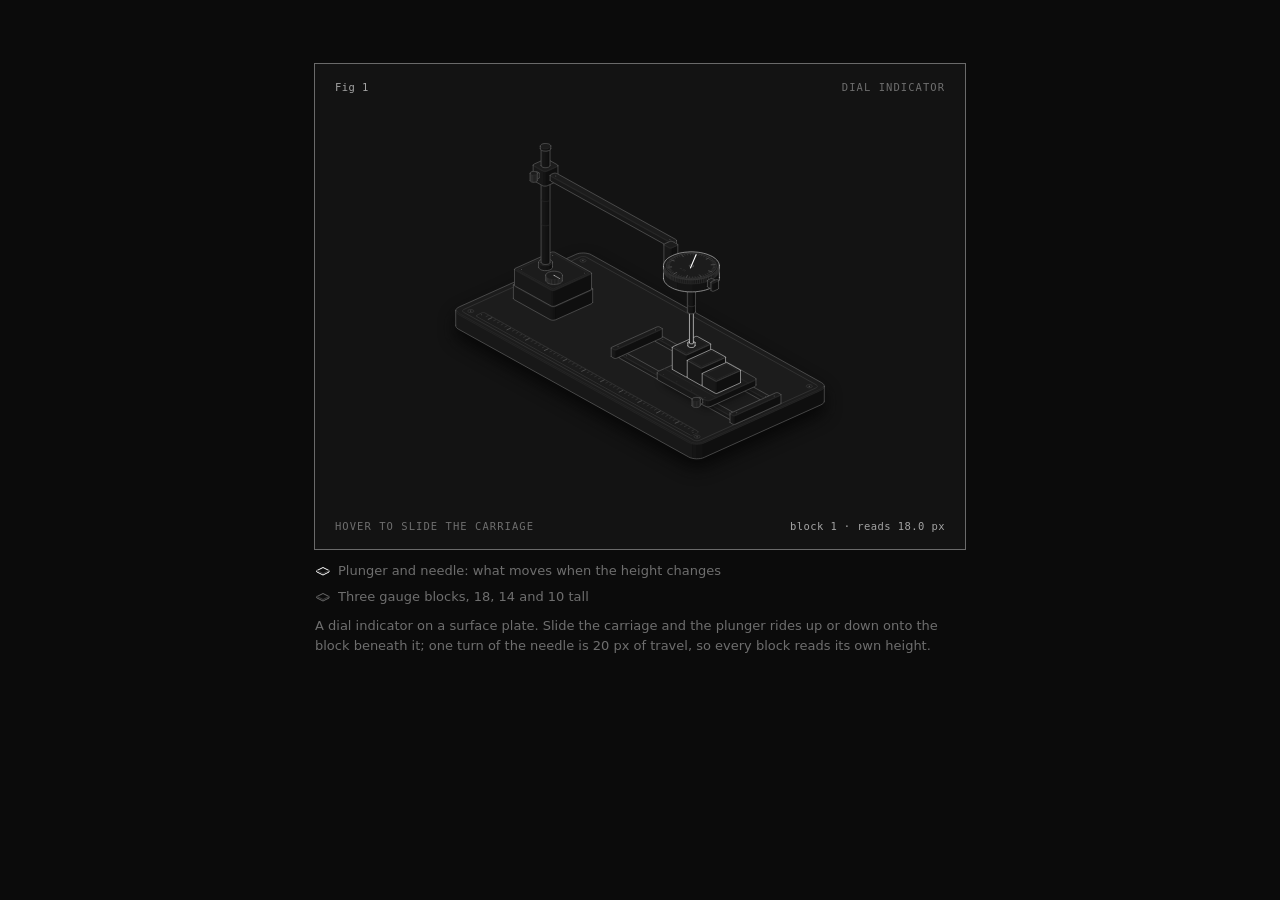
<file: .claude/skills/anatomy/examples/dial-indicator/dial-indicator.html>
<!doctype html><html lang="en"><head><meta charset="utf-8"><meta name="viewport" content="width=device-width, initial-scale=1"><title>Dial indicator</title><style>
.iso{
  --anatomy-page:#0b0b0b;--anatomy-card:#131313;--anatomy-text:#a3a3a3;--anatomy-strong:#e6e6e6;--anatomy-muted:#6e6e6e;
  --anatomy-paper:#131313;--anatomy-face:#1b1b1b;--anatomy-top:#1c1c1c;
  --anatomy-shade-0:#0f0f0f;--anatomy-shade-1:#121212;--anatomy-shade-2:#151515;--anatomy-shade-3:#181818;
  --anatomy-lit-top:#262626;--anatomy-lit-shade:#1d1d1d;
  --anatomy-hi:#d4d4d4;--anatomy-mid:#6a6a6a;--anatomy-lo:#3e3e3e;--anatomy-faint:#2a2a2a;--anatomy-lit:#ffffff;
  --anatomy-halo:#050505;--anatomy-halo-opacity:.9;--anatomy-dot:#e6e6e6;
  --anatomy-red:#ff6b6b;--anatomy-green:#6be0a0;--anatomy-blue:#6b9bff;
  --anatomy-weight:.6px;--anatomy-ease:cubic-bezier(.32,.72,0,1);
  --anatomy-mono:ui-monospace,"SF Mono",Menlo,Consolas,monospace;
  --anatomy-lift:inset 0 1px 0 0 #ffffff0a,inset 0 0 0 1px #ffffff06,0 0 0 1px #00000026,0 1px 1px -.5px #00000014,0 3px 3px -1.5px #00000014,0 6px 6px -3px #00000014,0 12px 12px -6px #00000014;
}
.iso[data-theme="light"]{
  --anatomy-page:#f2f2ef;--anatomy-card:#fbfbfa;--anatomy-text:#57575a;--anatomy-strong:#18181a;--anatomy-muted:#8c8c90;
  --anatomy-paper:#fbfbfa;--anatomy-face:#ffffff;--anatomy-top:#ffffff;
  --anatomy-shade-0:#dcdcd9;--anatomy-shade-1:#e5e5e2;--anatomy-shade-2:#ededea;--anatomy-shade-3:#f4f4f1;
  --anatomy-lit-top:#ffffff;--anatomy-lit-shade:#eeeeeb;
  --anatomy-hi:#26262a;--anatomy-mid:#8a8a8f;--anatomy-lo:#b4b4b8;--anatomy-faint:#d4d4d6;--anatomy-lit:#000000;
  --anatomy-halo:#8a8a80;--anatomy-halo-opacity:.32;--anatomy-dot:#3a3a3e;
  --anatomy-red:#e5484d;--anatomy-green:#30a46c;--anatomy-blue:#3e63dd;
  --anatomy-lift:inset 0 1px 0 0 #ffffff,0 0 0 1px #0000000f,0 1px 1px -.5px #0000000a,0 3px 3px -1.5px #0000000a,0 6px 6px -3px #0000000a,0 12px 12px -6px #0000000a;
}
.iso-svg{display:block;width:100%;height:auto;overflow:visible}
.iso-svg path,.iso-svg circle{vector-effect:non-scaling-stroke}
.iso-fill{fill:var(--anatomy-paper);stroke:none}
.iso-solid[data-lit]>.iso-fill{fill:var(--anatomy-face)}
.iso-shade,.iso-top{stroke:none}
.iso-shade[data-shade="0"]{fill:var(--anatomy-shade-0)}
.iso-shade[data-shade="1"]{fill:var(--anatomy-shade-1)}
.iso-shade[data-shade="2"]{fill:var(--anatomy-shade-2)}
.iso-shade[data-shade="3"]{fill:var(--anatomy-shade-3)}
.iso-top{fill:var(--anatomy-top)}
.iso-solid[data-lit]>.iso-top{fill:var(--anatomy-lit-top)}
.iso-solid[data-lit]>.iso-shade{fill:var(--anatomy-lit-shade)}
.iso-solid[data-seamless]>.iso-shade,.iso-solid[data-seamless]>.iso-top{stroke-width:.4;stroke-linejoin:round}
.iso-solid[data-seamless]>.iso-shade[data-shade="0"]{stroke:var(--anatomy-shade-0)}
.iso-solid[data-seamless]>.iso-shade[data-shade="1"]{stroke:var(--anatomy-shade-1)}
.iso-solid[data-seamless]>.iso-shade[data-shade="2"]{stroke:var(--anatomy-shade-2)}
.iso-solid[data-seamless]>.iso-shade[data-shade="3"]{stroke:var(--anatomy-shade-3)}
.iso-solid[data-seamless]>.iso-top{stroke:var(--anatomy-top)}
.iso-solid[data-seamless][data-lit]>.iso-top{stroke:var(--anatomy-lit-top)}
.iso-solid[data-seamless][data-lit]>.iso-shade{stroke:var(--anatomy-lit-shade)}
.iso-solid[data-lit]>.iso-edge{stroke:var(--anatomy-lit)}
.iso-halo{fill:var(--anatomy-halo);stroke:none;filter:blur(9px);opacity:var(--anatomy-halo-opacity);transform:translateY(3px)}
.iso-line{fill:none;stroke:var(--anatomy-lo);stroke-width:var(--anatomy-weight);stroke-linecap:round;stroke-linejoin:round}
.iso-line[data-tone="hi"]{stroke:var(--anatomy-hi)}
.iso-line[data-tone="mid"]{stroke:var(--anatomy-mid)}
.iso-line[data-tone="lo"]{stroke:var(--anatomy-lo)}
.iso-line[data-tone="faint"]{stroke:var(--anatomy-faint)}
.iso-line[data-tone="lit"]{stroke:var(--anatomy-lit)}
.iso-line[data-tone="red"]{stroke:var(--anatomy-red)}
.iso-line[data-tone="green"]{stroke:var(--anatomy-green)}
.iso-line[data-tone="blue"]{stroke:var(--anatomy-blue)}
.iso-line[data-dotted]{stroke-dasharray:.01 3.5;stroke-width:1}
.iso-line[data-dashed]{stroke-dasharray:3 3}
.iso-line[data-flow]{stroke-dasharray:2 6}
.iso-wire-end{fill:var(--anatomy-paper);stroke:var(--anatomy-lo);stroke-width:var(--anatomy-weight)}
.iso-wire[data-tone="hi"] .iso-wire-end{stroke:var(--anatomy-hi)}
.iso-wire[data-tone="mid"] .iso-wire-end{stroke:var(--anatomy-mid)}
.iso-wire[data-tone="faint"] .iso-wire-end{stroke:var(--anatomy-faint)}
.iso-wire[data-tone="lit"] .iso-wire-end{stroke:var(--anatomy-lit)}
.iso-dots circle{fill:var(--anatomy-dot);stroke:none;opacity:.32}
.iso-dots[data-tone="hi"] circle{opacity:.85}
.iso-dots[data-tone="mid"] circle{opacity:.45}
.iso-dots[data-tone="lo"] circle{opacity:.22}
.iso-dots[data-tone="faint"] circle{opacity:.12}
.iso-face-text{fill:var(--anatomy-mid);font-family:var(--anatomy-mono);letter-spacing:.04em}
.iso-face-text[data-tone="hi"]{fill:var(--anatomy-hi)}
.iso-face-text[data-tone="lo"]{fill:var(--anatomy-lo)}
.iso-face-text[data-tone="faint"]{fill:var(--anatomy-faint)}
.tb-body{fill:var(--anatomy-shade-2);stroke:none}
.tb-shine{fill:var(--anatomy-top);stroke:none}
.tb-shade{fill:var(--anatomy-shade-0);stroke:none}
.tb-ring{fill:none;stroke:var(--anatomy-lo);stroke-width:.45;stroke-linecap:butt;stroke-linejoin:round}
.tb-ring[data-tone="mid"]{stroke:var(--anatomy-mid)}
.tb-ring[data-tone="faint"]{stroke:var(--anatomy-faint)}
.tb-ring[data-tone="hi"]{stroke:var(--anatomy-hi)}
@keyframes iso-flow{to{stroke-dashoffset:-32}}
@keyframes iso-pulse{0%,100%{opacity:.18}12%{opacity:1}40%{opacity:.18}}
.iso-line[data-flow]{animation:iso-flow 1600ms linear infinite}
.iso-dots circle[data-pulse]{animation:iso-pulse 1600ms steps(1,end) infinite;animation-delay:var(--pulse-at,0ms)}
.iso-figure{margin:32px 0 36px}
.iso-plate{position:relative;padding:52px 24px;border-radius:0;background:var(--anatomy-card);box-shadow:0 0 0 1px var(--anatomy-mid);--anatomy-paper:var(--anatomy-card)}
.iso-plate-corners{position:absolute;inset:18px 20px;pointer-events:none}
.iso-plate-corner{position:absolute;color:var(--anatomy-muted);font-family:var(--anatomy-mono);font-size:10.5px;line-height:1;letter-spacing:.04em;white-space:nowrap}
.iso-plate-corner[data-corner="fig"]{top:0;left:0;color:var(--anatomy-text)}
.iso-plate-corner[data-corner="title"]{top:0;right:0;text-transform:uppercase;letter-spacing:.1em}
.iso-plate-corner[data-corner="hint"]{bottom:0;left:0;text-transform:uppercase;letter-spacing:.1em}
.iso-plate-corner[data-corner="readout"]{right:0;bottom:0;color:var(--anatomy-text);font-variant-numeric:tabular-nums}
.iso-plate .iso-svg{margin:0 auto}
.iso-legend{display:grid;gap:8px;margin-top:12px;color:var(--anatomy-muted);font-size:13px;line-height:1.55}
.iso-keys{display:flex;flex-wrap:wrap;gap:6px 18px}
.iso-key{display:inline-flex;align-items:center;gap:7px}
.iso-swatch{width:16px;height:10px;flex:none;overflow:visible}
.iso-swatch path{fill:none;stroke:var(--anatomy-hi);stroke-width:1;vector-effect:non-scaling-stroke;stroke-linejoin:round;stroke-linecap:round}
.iso-swatch[data-mark="raised"] path,.iso-swatch[data-mark="flat"] path{stroke:var(--anatomy-mid)}
.iso-swatch[data-mark="lit"] path{stroke:var(--anatomy-lit)}
.iso-swatch[data-mark="dim"] path{stroke:var(--anatomy-lo)}
.iso-swatch[data-mark="dotted"] path{stroke-dasharray:.01 3;stroke-width:1.4}
.iso-swatch[data-mark="dashed"] path{stroke-dasharray:3 2.5}
.iso-swatch[data-mark="red"] path{stroke:var(--anatomy-red)}
.iso-swatch[data-mark="green"] path{stroke:var(--anatomy-green)}
.iso-swatch[data-mark="blue"] path{stroke:var(--anatomy-blue)}
.iso-swatch-crease{stroke:var(--anatomy-lo)!important}
@media (max-width:560px){.iso-plate{padding:48px 12px 70px}.iso-plate-corner[data-corner="hint"]{bottom:18px}}
@media (prefers-reduced-motion:reduce){.iso-line[data-flow],.iso-dots circle[data-pulse]{animation:none}}

*{box-sizing:border-box}
html{color-scheme:dark}
body[data-theme="light"]{color-scheme:light}
body{margin:0;background:var(--anatomy-page);color:var(--anatomy-text);font:14px/1.6 ui-sans-serif,system-ui,-apple-system,"Segoe UI",sans-serif;-webkit-font-smoothing:antialiased}
.iso-page{width:min(650px,100% - 32px);margin:64px auto 96px}
</style></head><body class="iso" data-theme="dark"><main class="iso-page"><figure class="iso-figure"><div class="iso-plate"><div class="iso-plate-corners" aria-hidden="true"><span class="iso-plate-corner" data-corner="fig">Fig 1</span><span class="iso-plate-corner" data-corner="title">Dial indicator</span><span class="iso-plate-corner" data-corner="hint">Hover to slide the carriage</span><span class="iso-plate-corner" data-corner="readout" data-readout>block 1 · reads 18.0 px</span></div><div class="iso-stage" tabindex="0" role="slider" aria-label="Dial indicator: arrow keys move the carriage from block to block" aria-valuemin="0" aria-valuemax="18" aria-valuenow="18"><svg xmlns="http://www.w3.org/2000/svg" class="iso-svg" viewBox="0 0 600 380" role="img" aria-label="A dial indicator on a surface plate. A magnetic base holds a post and an arm; the arm carries a dial whose plunger rests on three gauge blocks, 18, 14 and 10 tall, on a carriage that slides along two rails. Wherever the carriage stops, the plunger rises to the block under it and the needle turns by the same amount."><path class="iso-halo" d="M116.3 200L116.6 199L117.3 197.9L118.5 197L119.9 196.2L235.9 144L237.6 143.3L239.6 142.9L241.7 142.6L243.9 142.6L246.1 142.7L248.1 143.1L250 143.7L251.6 144.4L480.9 271.7L482.2 272.6L483.1 273.6L483.6 274.7L483.7 275.8L483.7 290.2L483.4 291.3L482.7 292.3L481.5 293.3L480.1 294.1L364.1 346.3L362.4 346.9L360.4 347.4L358.3 347.6L356.1 347.7L353.9 347.5L351.9 347.2L350 346.6L348.4 345.9L119.1 218.5L117.8 217.7L116.9 216.7L116.4 215.6L116.3 214.5Z"/><g class="iso-solid"><path class="iso-fill" d="M232.1 174.7L232.3 173.7L232.9 172.6L233.9 171.6L235.4 170.8L237.1 170.2L239.1 169.8L241.3 169.6L243.5 169.6L245.6 169.9L247.5 170.5L249.1 171.2L250.4 172.1L251.2 173.1L251.6 174.2L251.6 176.1L251.5 177.2L250.9 178.2L249.9 179.2L248.4 180L246.6 180.6L244.6 181.1L242.5 181.2L240.3 181.2L238.2 180.9L236.3 180.4L234.6 179.6L233.4 178.8L232.5 177.7L232.1 176.7Z"/><path class="iso-shade" data-shade="0" d="M248.4 180L246.6 180.6L246.6 178.7L248.4 178.1ZM251.6 176.1L251.5 177.2L251.5 175.2L251.6 174.2ZM251.5 177.2L250.9 178.2L250.9 176.3L251.5 175.2ZM250.9 178.2L249.9 179.2L249.9 177.3L250.9 176.3ZM249.9 179.2L248.4 180L248.4 178.1L249.9 177.3Z"/><path class="iso-shade" data-shade="1" d="M246.6 180.6L244.6 181.1L244.6 179.1L246.6 178.7ZM244.6 181.1L242.5 181.2L242.5 179.3L244.6 179.1Z"/><path class="iso-shade" data-shade="2" d="M242.5 181.2L240.3 181.2L240.3 179.3L242.5 179.3ZM240.3 181.2L238.2 180.9L238.2 179L240.3 179.3ZM238.2 180.9L236.3 180.4L236.3 178.4L238.2 179Z"/><path class="iso-shade" data-shade="3" d="M236.3 180.4L234.6 179.6L234.6 177.7L236.3 178.4ZM234.6 179.6L233.4 178.8L233.4 176.8L234.6 177.7ZM233.4 178.8L232.5 177.7L232.5 175.8L233.4 176.8ZM232.5 177.7L232.1 176.7L232.1 174.7L232.5 175.8Z"/><path class="iso-top" d="M248.4 178.1L246.6 178.7L244.6 179.1L242.5 179.3L240.3 179.3L238.2 179L236.3 178.4L234.6 177.7L233.4 176.8L232.5 175.8L232.1 174.7L232.3 173.7L232.9 172.6L233.9 171.6L235.4 170.8L237.1 170.2L239.1 169.8L241.3 169.6L243.5 169.6L245.6 169.9L247.5 170.5L249.1 171.2L250.4 172.1L251.2 173.1L251.6 174.2L251.5 175.2L250.9 176.3L249.9 177.3Z"/><path class="iso-line iso-crease" data-tone="faint" d="M251.6 174.2L251.5 175.2L250.9 176.3L249.9 177.3L248.4 178.1L246.6 178.7L244.6 179.1L242.5 179.3L240.3 179.3L238.2 179L236.3 178.4L234.6 177.7L233.4 176.8L232.5 175.8L232.1 174.7"/><path class="iso-line iso-edge" data-tone="lo" d="M232.1 174.7L232.3 173.7L232.9 172.6L233.9 171.6L235.4 170.8L237.1 170.2L239.1 169.8L241.3 169.6L243.5 169.6L245.6 169.9L247.5 170.5L249.1 171.2L250.4 172.1L251.2 173.1L251.6 174.2M251.6 176.1L251.5 177.2L250.9 178.2L249.9 179.2L248.4 180L246.6 180.6L244.6 181.1L242.5 181.2L240.3 181.2L238.2 180.9L236.3 180.4L234.6 179.6L233.4 178.8L232.5 177.7L232.1 176.7M232.1 174.7L232.1 176.7M251.6 174.2L251.6 176.1"/></g><g class="iso-solid"><path class="iso-fill" d="M234.4 170.6L234.5 169.7L234.9 168.9L235.7 168.2L236.8 167.6L238.2 167.1L239.8 166.7L241.4 166.6L243.1 166.6L244.7 166.9L246.2 167.3L247.5 167.8L248.5 168.5L249.1 169.3L249.4 170.1L249.4 174.2L249.3 175.1L248.8 175.9L248 176.6L246.9 177.2L245.5 177.7L244 178.1L242.3 178.2L240.6 178.2L239 177.9L237.6 177.5L236.3 177L235.3 176.3L234.7 175.5L234.4 174.7Z"/><path class="iso-shade" data-shade="0" d="M246.9 177.2L245.5 177.7L245.5 173.6L246.9 173.1ZM249.4 174.2L249.3 175.1L249.3 171L249.4 170.1ZM249.3 175.1L248.8 175.9L248.8 171.8L249.3 171ZM248.8 175.9L248 176.6L248 172.5L248.8 171.8ZM248 176.6L246.9 177.2L246.9 173.1L248 172.5Z"/><path class="iso-shade" data-shade="1" d="M245.5 177.7L244 178.1L244 174L245.5 173.6ZM244 178.1L242.3 178.2L242.3 174.1L244 174Z"/><path class="iso-shade" data-shade="2" d="M242.3 178.2L240.6 178.2L240.6 174.1L242.3 174.1ZM240.6 178.2L239 177.9L239 173.8L240.6 174.1ZM239 177.9L237.6 177.5L237.6 173.4L239 173.8Z"/><path class="iso-shade" data-shade="3" d="M237.6 177.5L236.3 177L236.3 172.9L237.6 173.4ZM236.3 177L235.3 176.3L235.3 172.2L236.3 172.9ZM235.3 176.3L234.7 175.5L234.7 171.4L235.3 172.2ZM234.7 175.5L234.4 174.7L234.4 170.6L234.7 171.4Z"/><path class="iso-top" d="M246.9 173.1L245.5 173.6L244 174L242.3 174.1L240.6 174.1L239 173.8L237.6 173.4L236.3 172.9L235.3 172.2L234.7 171.4L234.4 170.6L234.5 169.7L234.9 168.9L235.7 168.2L236.8 167.6L238.2 167.1L239.8 166.7L241.4 166.6L243.1 166.6L244.7 166.9L246.2 167.3L247.5 167.8L248.5 168.5L249.1 169.3L249.4 170.1L249.3 171L248.8 171.8L248 172.5Z"/><path class="iso-line iso-crease" data-tone="faint" d="M249.4 170.1L249.3 171L248.8 171.8L248 172.5L246.9 173.1L245.5 173.6L244 174L242.3 174.1L240.6 174.1L239 173.8L237.6 173.4L236.3 172.9L235.3 172.2L234.7 171.4L234.4 170.6"/><path class="iso-line iso-edge" data-tone="mid" d="M234.4 170.6L234.5 169.7L234.9 168.9L235.7 168.2L236.8 167.6L238.2 167.1L239.8 166.7L241.4 166.6L243.1 166.6L244.7 166.9L246.2 167.3L247.5 167.8L248.5 168.5L249.1 169.3L249.4 170.1M249.4 174.2L249.3 175.1L248.8 175.9L248 176.6L246.9 177.2L245.5 177.7L244 178.1L242.3 178.2L240.6 178.2L239 177.9L237.6 177.5L236.3 177L235.3 176.3L234.7 175.5L234.4 174.7M234.4 170.6L234.4 174.7M249.4 170.1L249.4 174.2"/></g><g class="iso-solid"><path class="iso-fill" d="M145.2 213.9L145.3 212.8L145.9 211.7L147 210.8L148.4 210L150.2 209.3L152.2 208.9L154.3 208.7L156.5 208.8L158.6 209.1L160.5 209.6L162.2 210.3L163.4 211.2L164.3 212.2L164.7 213.3L164.7 215.2L164.5 216.3L163.9 217.4L162.9 218.3L161.5 219.1L159.7 219.8L157.7 220.2L155.5 220.4L153.3 220.3L151.2 220L149.3 219.5L147.7 218.8L146.4 217.9L145.6 216.9L145.2 215.8Z"/><path class="iso-shade" data-shade="0" d="M161.5 219.1L159.7 219.8L159.7 217.9L161.5 217.2ZM164.7 215.2L164.5 216.3L164.5 214.4L164.7 213.3ZM164.5 216.3L163.9 217.4L163.9 215.4L164.5 214.4ZM163.9 217.4L162.9 218.3L162.9 216.4L163.9 215.4ZM162.9 218.3L161.5 219.1L161.5 217.2L162.9 216.4Z"/><path class="iso-shade" data-shade="1" d="M159.7 219.8L157.7 220.2L157.7 218.3L159.7 217.9ZM157.7 220.2L155.5 220.4L155.5 218.5L157.7 218.3Z"/><path class="iso-shade" data-shade="2" d="M155.5 220.4L153.3 220.3L153.3 218.4L155.5 218.5ZM153.3 220.3L151.2 220L151.2 218.1L153.3 218.4ZM151.2 220L149.3 219.5L149.3 217.6L151.2 218.1Z"/><path class="iso-shade" data-shade="3" d="M149.3 219.5L147.7 218.8L147.7 216.9L149.3 217.6ZM147.7 218.8L146.4 217.9L146.4 216L147.7 216.9ZM146.4 217.9L145.6 216.9L145.6 215L146.4 216ZM145.6 216.9L145.2 215.8L145.2 213.9L145.6 215Z"/><path class="iso-top" d="M161.5 217.2L159.7 217.9L157.7 218.3L155.5 218.5L153.3 218.4L151.2 218.1L149.3 217.6L147.7 216.9L146.4 216L145.6 215L145.2 213.9L145.3 212.8L145.9 211.7L147 210.8L148.4 210L150.2 209.3L152.2 208.9L154.3 208.7L156.5 208.8L158.6 209.1L160.5 209.6L162.2 210.3L163.4 211.2L164.3 212.2L164.7 213.3L164.5 214.4L163.9 215.4L162.9 216.4Z"/><path class="iso-line iso-crease" data-tone="faint" d="M164.7 213.3L164.5 214.4L163.9 215.4L162.9 216.4L161.5 217.2L159.7 217.9L157.7 218.3L155.5 218.5L153.3 218.4L151.2 218.1L149.3 217.6L147.7 216.9L146.4 216L145.6 215L145.2 213.9"/><path class="iso-line iso-edge" data-tone="lo" d="M145.2 213.9L145.3 212.8L145.9 211.7L147 210.8L148.4 210L150.2 209.3L152.2 208.9L154.3 208.7L156.5 208.8L158.6 209.1L160.5 209.6L162.2 210.3L163.4 211.2L164.3 212.2L164.7 213.3M164.7 215.2L164.5 216.3L163.9 217.4L162.9 218.3L161.5 219.1L159.7 219.8L157.7 220.2L155.5 220.4L153.3 220.3L151.2 220L149.3 219.5L147.7 218.8L146.4 217.9L145.6 216.9L145.2 215.8M145.2 213.9L145.2 215.8M164.7 213.3L164.7 215.2"/></g><g class="iso-solid"><path class="iso-fill" d="M147.4 209.7L147.5 208.9L148 208.1L148.8 207.3L149.9 206.7L151.3 206.2L152.8 205.9L154.5 205.7L156.2 205.8L157.8 206L159.3 206.4L160.5 207L161.5 207.7L162.1 208.4L162.4 209.3L162.4 213.4L162.3 214.2L161.9 215L161.1 215.8L160 216.4L158.6 216.9L157 217.2L155.4 217.4L153.7 217.3L152.1 217.1L150.6 216.7L149.3 216.1L148.4 215.4L147.7 214.7L147.4 213.8Z"/><path class="iso-shade" data-shade="0" d="M160 216.4L158.6 216.9L158.6 212.8L160 212.3ZM162.4 213.4L162.3 214.2L162.3 210.1L162.4 209.3ZM162.3 214.2L161.9 215L161.9 210.9L162.3 210.1ZM161.9 215L161.1 215.8L161.1 211.7L161.9 210.9ZM161.1 215.8L160 216.4L160 212.3L161.1 211.7Z"/><path class="iso-shade" data-shade="1" d="M158.6 216.9L157 217.2L157 213.1L158.6 212.8ZM157 217.2L155.4 217.4L155.4 213.2L157 213.1Z"/><path class="iso-shade" data-shade="2" d="M155.4 217.4L153.7 217.3L153.7 213.2L155.4 213.2ZM153.7 217.3L152.1 217.1L152.1 213L153.7 213.2ZM152.1 217.1L150.6 216.7L150.6 212.6L152.1 213Z"/><path class="iso-shade" data-shade="3" d="M150.6 216.7L149.3 216.1L149.3 212L150.6 212.6ZM149.3 216.1L148.4 215.4L148.4 211.3L149.3 212ZM148.4 215.4L147.7 214.7L147.7 210.5L148.4 211.3ZM147.7 214.7L147.4 213.8L147.4 209.7L147.7 210.5Z"/><path class="iso-top" d="M160 212.3L158.6 212.8L157 213.1L155.4 213.2L153.7 213.2L152.1 213L150.6 212.6L149.3 212L148.4 211.3L147.7 210.5L147.4 209.7L147.5 208.9L148 208.1L148.8 207.3L149.9 206.7L151.3 206.2L152.8 205.9L154.5 205.7L156.2 205.8L157.8 206L159.3 206.4L160.5 207L161.5 207.7L162.1 208.4L162.4 209.3L162.3 210.1L161.9 210.9L161.1 211.7Z"/><path class="iso-line iso-crease" data-tone="faint" d="M162.4 209.3L162.3 210.1L161.9 210.9L161.1 211.7L160 212.3L158.6 212.8L157 213.1L155.4 213.2L153.7 213.2L152.1 213L150.6 212.6L149.3 212L148.4 211.3L147.7 210.5L147.4 209.7"/><path class="iso-line iso-edge" data-tone="mid" d="M147.4 209.7L147.5 208.9L148 208.1L148.8 207.3L149.9 206.7L151.3 206.2L152.8 205.9L154.5 205.7L156.2 205.8L157.8 206L159.3 206.4L160.5 207L161.5 207.7L162.1 208.4L162.4 209.3M162.4 213.4L162.3 214.2L161.9 215L161.1 215.8L160 216.4L158.6 216.9L157 217.2L155.4 217.4L153.7 217.3L152.1 217.1L150.6 216.7L149.3 216.1L148.4 215.4L147.7 214.7L147.4 213.8M147.4 209.7L147.4 213.8M162.4 209.3L162.4 213.4"/></g><g class="iso-solid"><path class="iso-fill" d="M435.3 287.6L435.5 286.5L436.1 285.4L437.1 284.5L438.5 283.7L440.3 283L442.3 282.6L444.5 282.4L446.7 282.5L448.8 282.8L450.7 283.3L452.3 284L453.6 284.9L454.4 285.9L454.8 287L454.8 288.9L454.7 290L454.1 291.1L453 292L451.6 292.8L449.8 293.5L447.8 293.9L445.7 294.1L443.5 294L441.4 293.7L439.5 293.2L437.8 292.5L436.6 291.6L435.7 290.6L435.3 289.5Z"/><path class="iso-shade" data-shade="0" d="M451.6 292.8L449.8 293.5L449.8 291.5L451.6 290.9ZM454.8 288.9L454.7 290L454.7 288.1L454.8 287ZM454.7 290L454.1 291.1L454.1 289.1L454.7 288.1ZM454.1 291.1L453 292L453 290.1L454.1 289.1ZM453 292L451.6 292.8L451.6 290.9L453 290.1Z"/><path class="iso-shade" data-shade="1" d="M449.8 293.5L447.8 293.9L447.8 292L449.8 291.5ZM447.8 293.9L445.7 294.1L445.7 292.1L447.8 292Z"/><path class="iso-shade" data-shade="2" d="M445.7 294.1L443.5 294L443.5 292.1L445.7 292.1ZM443.5 294L441.4 293.7L441.4 291.8L443.5 292.1ZM441.4 293.7L439.5 293.2L439.5 291.3L441.4 291.8Z"/><path class="iso-shade" data-shade="3" d="M439.5 293.2L437.8 292.5L437.8 290.5L439.5 291.3ZM437.8 292.5L436.6 291.6L436.6 289.7L437.8 290.5ZM436.6 291.6L435.7 290.6L435.7 288.7L436.6 289.7ZM435.7 290.6L435.3 289.5L435.3 287.6L435.7 288.7Z"/><path class="iso-top" d="M451.6 290.9L449.8 291.5L447.8 292L445.7 292.1L443.5 292.1L441.4 291.8L439.5 291.3L437.8 290.5L436.6 289.7L435.7 288.7L435.3 287.6L435.5 286.5L436.1 285.4L437.1 284.5L438.5 283.7L440.3 283L442.3 282.6L444.5 282.4L446.7 282.5L448.8 282.8L450.7 283.3L452.3 284L453.6 284.9L454.4 285.9L454.8 287L454.7 288.1L454.1 289.1L453 290.1Z"/><path class="iso-line iso-crease" data-tone="faint" d="M454.8 287L454.7 288.1L454.1 289.1L453 290.1L451.6 290.9L449.8 291.5L447.8 292L445.7 292.1L443.5 292.1L441.4 291.8L439.5 291.3L437.8 290.5L436.6 289.7L435.7 288.7L435.3 287.6"/><path class="iso-line iso-edge" data-tone="lo" d="M435.3 287.6L435.5 286.5L436.1 285.4L437.1 284.5L438.5 283.7L440.3 283L442.3 282.6L444.5 282.4L446.7 282.5L448.8 282.8L450.7 283.3L452.3 284L453.6 284.9L454.4 285.9L454.8 287M454.8 288.9L454.7 290L454.1 291.1L453 292L451.6 292.8L449.8 293.5L447.8 293.9L445.7 294.1L443.5 294L441.4 293.7L439.5 293.2L437.8 292.5L436.6 291.6L435.7 290.6L435.3 289.5M435.3 287.6L435.3 289.5M454.8 287L454.8 288.9"/></g><g class="iso-solid"><path class="iso-fill" d="M437.6 283.4L437.7 282.6L438.1 281.8L438.9 281L440 280.4L441.4 279.9L443 279.6L444.6 279.4L446.3 279.5L447.9 279.7L449.4 280.1L450.7 280.7L451.6 281.4L452.3 282.1L452.6 283L452.6 287.1L452.5 287.9L452 288.7L451.2 289.4L450.1 290.1L448.7 290.6L447.2 290.9L445.5 291L443.8 291L442.2 290.8L440.7 290.4L439.5 289.8L438.5 289.1L437.9 288.3L437.6 287.5Z"/><path class="iso-shade" data-shade="0" d="M450.1 290.1L448.7 290.6L448.7 286.5L450.1 286ZM452.6 287.1L452.5 287.9L452.5 283.8L452.6 283ZM452.5 287.9L452 288.7L452 284.6L452.5 283.8ZM452 288.7L451.2 289.4L451.2 285.3L452 284.6ZM451.2 289.4L450.1 290.1L450.1 286L451.2 285.3Z"/><path class="iso-shade" data-shade="1" d="M448.7 290.6L447.2 290.9L447.2 286.8L448.7 286.5ZM447.2 290.9L445.5 291L445.5 286.9L447.2 286.8Z"/><path class="iso-shade" data-shade="2" d="M445.5 291L443.8 291L443.8 286.9L445.5 286.9ZM443.8 291L442.2 290.8L442.2 286.7L443.8 286.9ZM442.2 290.8L440.7 290.4L440.7 286.3L442.2 286.7Z"/><path class="iso-shade" data-shade="3" d="M440.7 290.4L439.5 289.8L439.5 285.7L440.7 286.3ZM439.5 289.8L438.5 289.1L438.5 285L439.5 285.7ZM438.5 289.1L437.9 288.3L437.9 284.2L438.5 285ZM437.9 288.3L437.6 287.5L437.6 283.4L437.9 284.2Z"/><path class="iso-top" d="M450.1 286L448.7 286.5L447.2 286.8L445.5 286.9L443.8 286.9L442.2 286.7L440.7 286.3L439.5 285.7L438.5 285L437.9 284.2L437.6 283.4L437.7 282.6L438.1 281.8L438.9 281L440 280.4L441.4 279.9L443 279.6L444.6 279.4L446.3 279.5L447.9 279.7L449.4 280.1L450.7 280.7L451.6 281.4L452.3 282.1L452.6 283L452.5 283.8L452 284.6L451.2 285.3Z"/><path class="iso-line iso-crease" data-tone="faint" d="M452.6 283L452.5 283.8L452 284.6L451.2 285.3L450.1 286L448.7 286.5L447.2 286.8L445.5 286.9L443.8 286.9L442.2 286.7L440.7 286.3L439.5 285.7L438.5 285L437.9 284.2L437.6 283.4"/><path class="iso-line iso-edge" data-tone="mid" d="M437.6 283.4L437.7 282.6L438.1 281.8L438.9 281L440 280.4L441.4 279.9L443 279.6L444.6 279.4L446.3 279.5L447.9 279.7L449.4 280.1L450.7 280.7L451.6 281.4L452.3 282.1L452.6 283M452.6 287.1L452.5 287.9L452 288.7L451.2 289.4L450.1 290.1L448.7 290.6L447.2 290.9L445.5 291L443.8 291L442.2 290.8L440.7 290.4L439.5 289.8L438.5 289.1L437.9 288.3L437.6 287.5M437.6 283.4L437.6 287.5M452.6 283L452.6 287.1"/></g><g class="iso-solid"><path class="iso-fill" d="M348.4 326.7L348.5 325.6L349.1 324.6L350.1 323.6L351.6 322.8L353.4 322.2L355.4 321.8L357.5 321.6L359.7 321.6L361.8 321.9L363.7 322.4L365.4 323.2L366.6 324.1L367.5 325.1L367.9 326.1L367.9 328.1L367.7 329.2L367.1 330.2L366.1 331.2L364.6 332L362.9 332.6L360.9 333L358.7 333.2L356.5 333.2L354.4 332.9L352.5 332.3L350.9 331.6L349.6 330.7L348.8 329.7L348.4 328.7Z"/><path class="iso-shade" data-shade="0" d="M364.6 332L362.9 332.6L362.9 330.7L364.6 330.1ZM367.9 328.1L367.7 329.2L367.7 327.2L367.9 326.1ZM367.7 329.2L367.1 330.2L367.1 328.3L367.7 327.2ZM367.1 330.2L366.1 331.2L366.1 329.2L367.1 328.3ZM366.1 331.2L364.6 332L364.6 330.1L366.1 329.2Z"/><path class="iso-shade" data-shade="1" d="M362.9 332.6L360.9 333L360.9 331.1L362.9 330.7ZM360.9 333L358.7 333.2L358.7 331.3L360.9 331.1Z"/><path class="iso-shade" data-shade="2" d="M358.7 333.2L356.5 333.2L356.5 331.2L358.7 331.3ZM356.5 333.2L354.4 332.9L354.4 330.9L356.5 331.2ZM354.4 332.9L352.5 332.3L352.5 330.4L354.4 330.9Z"/><path class="iso-shade" data-shade="3" d="M352.5 332.3L350.9 331.6L350.9 329.7L352.5 330.4ZM350.9 331.6L349.6 330.7L349.6 328.8L350.9 329.7ZM349.6 330.7L348.8 329.7L348.8 327.8L349.6 328.8ZM348.8 329.7L348.4 328.7L348.4 326.7L348.8 327.8Z"/><path class="iso-top" d="M364.6 330.1L362.9 330.7L360.9 331.1L358.7 331.3L356.5 331.2L354.4 330.9L352.5 330.4L350.9 329.7L349.6 328.8L348.8 327.8L348.4 326.7L348.5 325.6L349.1 324.6L350.1 323.6L351.6 322.8L353.4 322.2L355.4 321.8L357.5 321.6L359.7 321.6L361.8 321.9L363.7 322.4L365.4 323.2L366.6 324.1L367.5 325.1L367.9 326.1L367.7 327.2L367.1 328.3L366.1 329.2Z"/><path class="iso-line iso-crease" data-tone="faint" d="M367.9 326.1L367.7 327.2L367.1 328.3L366.1 329.2L364.6 330.1L362.9 330.7L360.9 331.1L358.7 331.3L356.5 331.2L354.4 330.9L352.5 330.4L350.9 329.7L349.6 328.8L348.8 327.8L348.4 326.7"/><path class="iso-line iso-edge" data-tone="lo" d="M348.4 326.7L348.5 325.6L349.1 324.6L350.1 323.6L351.6 322.8L353.4 322.2L355.4 321.8L357.5 321.6L359.7 321.6L361.8 321.9L363.7 322.4L365.4 323.2L366.6 324.1L367.5 325.1L367.9 326.1M367.9 328.1L367.7 329.2L367.1 330.2L366.1 331.2L364.6 332L362.9 332.6L360.9 333L358.7 333.2L356.5 333.2L354.4 332.9L352.5 332.3L350.9 331.6L349.6 330.7L348.8 329.7L348.4 328.7M348.4 326.7L348.4 328.7M367.9 326.1L367.9 328.1"/></g><g class="iso-solid"><path class="iso-fill" d="M350.6 322.6L350.7 321.7L351.2 320.9L352 320.2L353.1 319.5L354.5 319L356 318.7L357.7 318.6L359.4 318.6L361 318.8L362.4 319.3L363.7 319.8L364.7 320.5L365.3 321.3L365.6 322.1L365.6 326.2L365.5 327L365.1 327.9L364.3 328.6L363.2 329.2L361.8 329.7L360.2 330L358.6 330.2L356.9 330.1L355.3 329.9L353.8 329.5L352.5 328.9L351.5 328.3L350.9 327.5L350.6 326.7Z"/><path class="iso-shade" data-shade="0" d="M363.2 329.2L361.8 329.7L361.8 325.6L363.2 325.1ZM365.6 326.2L365.5 327L365.5 322.9L365.6 322.1ZM365.5 327L365.1 327.9L365.1 323.8L365.5 322.9ZM365.1 327.9L364.3 328.6L364.3 324.5L365.1 323.8ZM364.3 328.6L363.2 329.2L363.2 325.1L364.3 324.5Z"/><path class="iso-shade" data-shade="1" d="M361.8 329.7L360.2 330L360.2 325.9L361.8 325.6ZM360.2 330L358.6 330.2L358.6 326.1L360.2 325.9Z"/><path class="iso-shade" data-shade="2" d="M358.6 330.2L356.9 330.1L356.9 326L358.6 326.1ZM356.9 330.1L355.3 329.9L355.3 325.8L356.9 326ZM355.3 329.9L353.8 329.5L353.8 325.4L355.3 325.8Z"/><path class="iso-shade" data-shade="3" d="M353.8 329.5L352.5 328.9L352.5 324.8L353.8 325.4ZM352.5 328.9L351.5 328.3L351.5 324.2L352.5 324.8ZM351.5 328.3L350.9 327.5L350.9 323.4L351.5 324.2ZM350.9 327.5L350.6 326.7L350.6 322.6L350.9 323.4Z"/><path class="iso-top" d="M363.2 325.1L361.8 325.6L360.2 325.9L358.6 326.1L356.9 326L355.3 325.8L353.8 325.4L352.5 324.8L351.5 324.2L350.9 323.4L350.6 322.6L350.7 321.7L351.2 320.9L352 320.2L353.1 319.5L354.5 319L356 318.7L357.7 318.6L359.4 318.6L361 318.8L362.4 319.3L363.7 319.8L364.7 320.5L365.3 321.3L365.6 322.1L365.5 322.9L365.1 323.8L364.3 324.5Z"/><path class="iso-line iso-crease" data-tone="faint" d="M365.6 322.1L365.5 322.9L365.1 323.8L364.3 324.5L363.2 325.1L361.8 325.6L360.2 325.9L358.6 326.1L356.9 326L355.3 325.8L353.8 325.4L352.5 324.8L351.5 324.2L350.9 323.4L350.6 322.6"/><path class="iso-line iso-edge" data-tone="mid" d="M350.6 322.6L350.7 321.7L351.2 320.9L352 320.2L353.1 319.5L354.5 319L356 318.7L357.7 318.6L359.4 318.6L361 318.8L362.4 319.3L363.7 319.8L364.7 320.5L365.3 321.3L365.6 322.1M365.6 326.2L365.5 327L365.1 327.9L364.3 328.6L363.2 329.2L361.8 329.7L360.2 330L358.6 330.2L356.9 330.1L355.3 329.9L353.8 329.5L352.5 328.9L351.5 328.3L350.9 327.5L350.6 326.7M350.6 322.6L350.6 326.7M365.6 322.1L365.6 326.2"/></g><g class="iso-solid"><path class="iso-fill" d="M116.3 194L116.6 192.9L117.3 191.9L118.5 191L119.9 190.2L235.9 138L237.6 137.3L239.6 136.8L241.7 136.6L243.9 136.5L246.1 136.7L248.1 137.1L250 137.6L251.6 138.4L480.9 265.7L482.2 266.6L483.1 267.6L483.6 268.6L483.7 269.7L483.7 284.2L483.4 285.3L482.7 286.3L481.5 287.2L480.1 288L364.1 340.2L362.4 340.9L360.4 341.4L358.3 341.6L356.1 341.7L353.9 341.5L351.9 341.1L350 340.6L348.4 339.8L119.1 212.5L117.8 211.6L116.9 210.6L116.4 209.6L116.3 208.5Z"/><path class="iso-shade" data-shade="0" d="M483.7 284.2L483.4 285.3L483.4 270.8L483.7 269.7ZM483.4 285.3L482.7 286.3L482.7 271.8L483.4 270.8ZM482.7 286.3L481.5 287.2L481.5 272.8L482.7 271.8ZM481.5 287.2L480.1 288L480.1 273.6L481.5 272.8ZM480.1 288L364.1 340.2L364.1 325.8L480.1 273.6ZM364.1 340.2L362.4 340.9L362.4 326.4L364.1 325.8Z"/><path class="iso-shade" data-shade="1" d="M362.4 340.9L360.4 341.4L360.4 326.9L362.4 326.4ZM360.4 341.4L358.3 341.6L358.3 327.1L360.4 326.9ZM358.3 341.6L356.1 341.7L356.1 327.2L358.3 327.1Z"/><path class="iso-shade" data-shade="2" d="M356.1 341.7L353.9 341.5L353.9 327L356.1 327.2ZM353.9 341.5L351.9 341.1L351.9 326.7L353.9 327Z"/><path class="iso-shade" data-shade="3" d="M351.9 341.1L350 340.6L350 326.1L351.9 326.7ZM350 340.6L348.4 339.8L348.4 325.4L350 326.1ZM348.4 339.8L119.1 212.5L119.1 198L348.4 325.4ZM119.1 212.5L117.8 211.6L117.8 197.1L119.1 198ZM117.8 211.6L116.9 210.6L116.9 196.2L117.8 197.1ZM116.9 210.6L116.4 209.6L116.4 195.1L116.9 196.2ZM116.4 209.6L116.3 208.5L116.3 194L116.4 195.1Z"/><path class="iso-top" d="M480.9 265.7L482.2 266.6L483.1 267.6L483.6 268.6L483.7 269.7L483.4 270.8L482.7 271.8L481.5 272.8L480.1 273.6L364.1 325.8L362.4 326.4L360.4 326.9L358.3 327.1L356.1 327.2L353.9 327L351.9 326.7L350 326.1L348.4 325.4L119.1 198L117.8 197.1L116.9 196.2L116.4 195.1L116.3 194L116.6 192.9L117.3 191.9L118.5 191L119.9 190.2L235.9 138L237.6 137.3L239.6 136.8L241.7 136.6L243.9 136.5L246.1 136.7L248.1 137.1L250 137.6L251.6 138.4Z"/><path class="iso-line iso-crease" data-tone="faint" d="M483.7 269.7L483.4 270.8L482.7 271.8L481.5 272.8L480.1 273.6L364.1 325.8L362.4 326.4L360.4 326.9L358.3 327.1L356.1 327.2L353.9 327L351.9 326.7L350 326.1L348.4 325.4L119.1 198L117.8 197.1L116.9 196.2L116.4 195.1L116.3 194"/><path class="iso-line iso-bevel" data-tone="faint" d="M483.7 269.7L481.3 270.5L480.7 271.3L479.8 272.1L478.5 272.8L362.7 324.9L361.2 325.5L359.7 325.8L358 326L356.2 326.1L354.5 325.9L352.8 325.6L351.3 325.2L350 324.6L120.8 197.3L119.7 196.6L119 195.8L118.6 194.9L116.3 194"/><path class="iso-line iso-edge" data-tone="mid" d="M116.3 194L116.6 192.9L117.3 191.9L118.5 191L119.9 190.2L235.9 138L237.6 137.3L239.6 136.8L241.7 136.6L243.9 136.5L246.1 136.7L248.1 137.1L250 137.6L251.6 138.4L480.9 265.7L482.2 266.6L483.1 267.6L483.6 268.6L483.7 269.7M483.7 284.2L483.4 285.3L482.7 286.3L481.5 287.2L480.1 288L364.1 340.2L362.4 340.9L360.4 341.4L358.3 341.6L356.1 341.7L353.9 341.5L351.9 341.1L350 340.6L348.4 339.8L119.1 212.5L117.8 211.6L116.9 210.6L116.4 209.6L116.3 208.5M483.7 269.7L483.7 284.2M116.3 194L116.3 208.5"/></g><path class="iso-line" data-tone="lo" d="M475.7 268L476.2 268.4L476.6 268.7L476.8 269.1L476.8 269.5L476.7 269.9L476.4 270.3L476 270.7L475.4 271L359.5 323.2L358.8 323.4L358.1 323.6L357.3 323.7L356.5 323.7L355.6 323.6L354.9 323.5L354.2 323.3L353.6 323L124.3 195.7L123.8 195.4L123.4 195L123.2 194.6L123.2 194.2L123.3 193.8L123.6 193.4L124 193L124.6 192.7L240.5 140.5L241.2 140.3L241.9 140.1L242.7 140L243.5 140L244.4 140.1L245.1 140.2L245.8 140.4L246.4 140.7Z"/><path class="iso-line" data-tone="lo" d="M245.2 145.2L244.1 145.5L243 145.6L241.8 145.5L240.8 145.1L240.2 144.6L240.1 144L240.4 143.4L241.1 142.9L242.1 142.6L243.3 142.5L244.4 142.7L245.4 143L246 143.6L246.2 144.1L245.9 144.7ZM470.7 270.5L469.7 270.8L468.5 270.9L467.4 270.7L466.4 270.3L465.8 269.8L465.6 269.2L465.9 268.7L466.6 268.2L467.7 267.9L468.8 267.8L470 267.9L471 268.3L471.6 268.8L471.7 269.4L471.4 270ZM133.4 195.5L132.3 195.8L131.2 195.9L130 195.8L129 195.4L128.4 194.9L128.3 194.3L128.6 193.7L129.3 193.3L130.3 193L131.5 192.9L132.6 193L133.6 193.4L134.2 193.9L134.4 194.5L134.1 195.1ZM358.9 320.8L357.9 321.1L356.7 321.2L355.6 321L354.6 320.7L354 320.2L353.8 319.6L354.1 319L354.8 318.5L355.9 318.2L357 318.1L358.2 318.3L359.2 318.6L359.8 319.1L359.9 319.7L359.6 320.3Z"/><g class="iso-dots" data-tone="mid"><circle cx="243.1" cy="144.1" r="0.5"/><circle cx="468.7" cy="269.3" r="0.5"/><circle cx="131.3" cy="194.4" r="0.5"/><circle cx="356.9" cy="319.7" r="0.5"/></g><g class="iso-solid"><path class="iso-fill" d="M137.3 198.9L137.3 198.6L137.7 198.3L142.9 196L143.6 195.8L144.3 195.8L144.9 196L357.4 314L357.7 314.3L357.7 315.1L357.7 315.4L357.3 315.7L352.1 318.1L351.5 318.2L350.8 318.2L350.2 318L137.6 200L137.3 199.7Z"/><path class="iso-shade" data-shade="0" d="M357.7 315.1L357.7 315.4L357.7 314.7L357.7 314.3ZM357.7 315.4L357.3 315.7L357.3 315L357.7 314.7ZM357.3 315.7L352.1 318.1L352.1 317.3L357.3 315Z"/><path class="iso-shade" data-shade="1" d="M352.1 318.1L351.5 318.2L351.5 317.5L352.1 317.3Z"/><path class="iso-shade" data-shade="2" d="M351.5 318.2L350.8 318.2L350.8 317.5L351.5 317.5Z"/><path class="iso-shade" data-shade="3" d="M350.8 318.2L350.2 318L350.2 317.3L350.8 317.5ZM350.2 318L137.6 200L137.6 199.3L350.2 317.3ZM137.6 200L137.3 199.7L137.3 198.9L137.6 199.3Z"/><path class="iso-top" d="M357.4 314L357.7 314.3L357.7 314.7L357.3 315L352.1 317.3L351.5 317.5L350.8 317.5L350.2 317.3L137.6 199.3L137.3 198.9L137.3 198.6L137.7 198.3L142.9 196L143.6 195.8L144.3 195.8L144.9 196Z"/><path class="iso-line iso-edge" data-tone="lo" d="M137.3 198.9L137.3 198.6L137.7 198.3L142.9 196L143.6 195.8L144.3 195.8L144.9 196L357.4 314L357.7 314.3M357.7 315.1L357.7 315.4L357.3 315.7L352.1 318.1L351.5 318.2L350.8 318.2L350.2 318L137.6 200L137.3 199.7M357.7 314.3L357.7 315.1M137.3 198.9L137.3 199.7"/></g><path class="iso-line" data-tone="lo" d="M148.7 199L146.6 199.9M156.2 203.1L154.1 204M159.9 205.2L157.8 206.1M163.6 207.2L161.6 208.2M167.4 209.3L165.3 210.2M174.8 213.5L172.7 214.4M178.5 215.5L176.5 216.5M182.3 217.6L180.2 218.5M186 219.7L183.9 220.6M193.5 223.8L191.4 224.7M197.2 225.9L195.1 226.8M200.9 228L198.8 228.9M204.6 230L202.6 231M212.1 234.2L210 235.1M215.8 236.2L213.8 237.2M219.6 238.3L217.5 239.2M223.3 240.4L221.2 241.3M230.7 244.5L228.7 245.4M234.5 246.6L232.4 247.5M238.2 248.7L236.1 249.6M241.9 250.7L239.9 251.7M249.4 254.9L247.3 255.8M253.1 256.9L251 257.9M256.8 259L254.8 259.9M260.6 261.1L258.5 262M268 265.2L266 266.1M271.8 267.3L269.7 268.2M275.5 269.4L273.4 270.3M279.2 271.4L277.1 272.4M286.7 275.6L284.6 276.5M290.4 277.6L288.3 278.6M294.1 279.7L292 280.6M297.8 281.8L295.8 282.7M305.3 285.9L303.2 286.9M309 288L307 288.9M312.8 290.1L310.7 291M316.5 292.1L314.4 293.1M323.9 296.3L321.9 297.2M327.7 298.3L325.6 299.3M331.4 300.4L329.3 301.3M335.1 302.5L333.1 303.4M342.6 306.6L340.5 307.6M346.3 308.7L344.2 309.6M350 310.8L348 311.7M353.8 312.8L351.7 313.8"/><path class="iso-line" data-tone="mid" d="M152.4 201L148.7 202.7M171.1 211.4L167.4 213.1M189.7 221.7L186 223.4M208.4 232.1L204.6 233.8M227 242.4L223.3 244.1M245.7 252.8L241.9 254.5M264.3 263.1L260.6 264.8M282.9 273.5L279.2 275.2M301.6 283.8L297.8 285.5M320.2 294.2L316.5 295.9M338.9 304.6L335.1 306.2"/><g class="iso-dots" data-tone="mid"><circle cx="142.2" cy="198.2" r="0.45"/><circle cx="352.8" cy="315.1" r="0.45"/></g><g class="iso-solid"><path class="iso-fill" d="M315.2 220.9L315.2 220.6L315.6 220.3L318.7 218.9L319.4 218.7L320.1 218.7L320.7 218.9L432.6 281L432.9 281.4L432.9 285L432.8 285.3L432.4 285.6L429.3 287L428.7 287.2L428 287.2L427.4 287L315.5 224.9L315.2 224.6Z"/><path class="iso-shade" data-shade="0" d="M432.9 285L432.8 285.3L432.8 281.7L432.9 281.4ZM432.8 285.3L432.4 285.6L432.4 282L432.8 281.7ZM432.4 285.6L429.3 287L429.3 283.4L432.4 282Z"/><path class="iso-shade" data-shade="1" d="M429.3 287L428.7 287.2L428.7 283.6L429.3 283.4Z"/><path class="iso-shade" data-shade="2" d="M428.7 287.2L428 287.2L428 283.6L428.7 283.6Z"/><path class="iso-shade" data-shade="3" d="M428 287.2L427.4 287L427.4 283.4L428 283.6ZM427.4 287L315.5 224.9L315.5 221.3L427.4 283.4ZM315.5 224.9L315.2 224.6L315.2 220.9L315.5 221.3Z"/><path class="iso-top" d="M432.6 281L432.9 281.4L432.8 281.7L432.4 282L429.3 283.4L428.7 283.6L428 283.6L427.4 283.4L315.5 221.3L315.2 220.9L315.2 220.6L315.6 220.3L318.7 218.9L319.4 218.7L320.1 218.7L320.7 218.9Z"/><path class="iso-line iso-crease" data-tone="faint" d="M432.9 281.4L432.8 281.7L432.4 282L429.3 283.4L428.7 283.6L428 283.6L427.4 283.4L315.5 221.3L315.2 220.9"/><path class="iso-line iso-bevel" data-tone="faint" d="M432.9 281.4L432.3 281.6L432 281.8L429 283.2L428.6 283.3L428.2 283.3L427.7 283.2L316 221.1L315.2 220.9"/><path class="iso-line iso-edge" data-tone="mid" d="M315.2 220.9L315.2 220.6L315.6 220.3L318.7 218.9L319.4 218.7L320.1 218.7L320.7 218.9L432.6 281L432.9 281.4M432.9 285L432.8 285.3L432.4 285.6L429.3 287L428.7 287.2L428 287.2L427.4 287L315.5 224.9L315.2 224.6M432.9 281.4L432.9 285M315.2 220.9L315.2 224.6"/></g><g class="iso-dots" data-tone="mid"><circle cx="322.8" cy="222.7" r="0.4"/><circle cx="425.3" cy="279.6" r="0.4"/></g><g class="iso-solid"><path class="iso-fill" d="M279 237.2L279 236.9L279.4 236.6L282.5 235.2L283.1 235L283.9 235L284.5 235.2L396.3 297.3L396.6 297.7L396.6 301.3L396.6 301.6L396.2 301.9L393.1 303.3L392.5 303.5L391.7 303.5L391.1 303.3L279.3 241.2L279 240.9Z"/><path class="iso-shade" data-shade="0" d="M396.6 301.3L396.6 301.6L396.6 298L396.6 297.7ZM396.6 301.6L396.2 301.9L396.2 298.3L396.6 298ZM396.2 301.9L393.1 303.3L393.1 299.7L396.2 298.3Z"/><path class="iso-shade" data-shade="1" d="M393.1 303.3L392.5 303.5L392.5 299.9L393.1 299.7Z"/><path class="iso-shade" data-shade="2" d="M392.5 303.5L391.7 303.5L391.7 299.9L392.5 299.9Z"/><path class="iso-shade" data-shade="3" d="M391.7 303.5L391.1 303.3L391.1 299.7L391.7 299.9ZM391.1 303.3L279.3 241.2L279.3 237.6L391.1 299.7ZM279.3 241.2L279 240.9L279 237.2L279.3 237.6Z"/><path class="iso-top" d="M396.3 297.3L396.6 297.7L396.6 298L396.2 298.3L393.1 299.7L392.5 299.9L391.7 299.9L391.1 299.7L279.3 237.6L279 237.2L279 236.9L279.4 236.6L282.5 235.2L283.1 235L283.9 235L284.5 235.2Z"/><path class="iso-line iso-crease" data-tone="faint" d="M396.6 297.7L396.6 298L396.2 298.3L393.1 299.7L392.5 299.9L391.7 299.9L391.1 299.7L279.3 237.6L279 237.2"/><path class="iso-line iso-bevel" data-tone="faint" d="M396.6 297.7L396.1 297.9L395.8 298.1L392.8 299.5L392.4 299.6L391.9 299.6L391.5 299.5L279.8 237.4L279 237.2"/><path class="iso-line iso-edge" data-tone="mid" d="M279 237.2L279 236.9L279.4 236.6L282.5 235.2L283.1 235L283.9 235L284.5 235.2L396.3 297.3L396.6 297.7M396.6 301.3L396.6 301.6L396.2 301.9L393.1 303.3L392.5 303.5L391.7 303.5L391.1 303.3L279.3 241.2L279 240.9M396.6 297.7L396.6 301.3M279 237.2L279 240.9"/></g><g class="iso-dots" data-tone="mid"><circle cx="286.5" cy="239" r="0.4"/><circle cx="389.1" cy="295.9" r="0.4"/></g><g class="iso-solid"><path class="iso-fill" d="M271.3 231.3L271.4 230.8L271.8 230.5L317 210.2L317.7 210L318.6 210L319.3 210.2L321.8 211.6L322.2 211.9L322.2 220.4L322.1 220.8L321.6 221.2L276.5 241.5L275.7 241.7L274.9 241.7L274.1 241.4L271.7 240.1L271.3 239.7Z"/><path class="iso-shade" data-shade="0" d="M322.2 220.4L322.1 220.8L322.1 212.4L322.2 211.9ZM322.1 220.8L321.6 221.2L321.6 212.7L322.1 212.4ZM321.6 221.2L276.5 241.5L276.5 233.1L321.6 212.7Z"/><path class="iso-shade" data-shade="1" d="M276.5 241.5L275.7 241.7L275.7 233.3L276.5 233.1Z"/><path class="iso-shade" data-shade="2" d="M275.7 241.7L274.9 241.7L274.9 233.2L275.7 233.3Z"/><path class="iso-shade" data-shade="3" d="M274.9 241.7L274.1 241.4L274.1 233L274.9 233.2ZM274.1 241.4L271.7 240.1L271.7 231.7L274.1 233ZM271.7 240.1L271.3 239.7L271.3 231.3L271.7 231.7Z"/><path class="iso-top" d="M321.8 211.6L322.2 211.9L322.1 212.4L321.6 212.7L276.5 233.1L275.7 233.3L274.9 233.2L274.1 233L271.7 231.7L271.3 231.3L271.4 230.8L271.8 230.5L317 210.2L317.7 210L318.6 210L319.3 210.2Z"/><path class="iso-line iso-crease" data-tone="faint" d="M322.2 211.9L322.1 212.4L321.6 212.7L276.5 233.1L275.7 233.3L274.9 233.2L274.1 233L271.7 231.7L271.3 231.3"/><path class="iso-line iso-bevel" data-tone="faint" d="M322.2 211.9L321.4 212.3L321.1 212.5L276.1 232.8L275.6 232.9L275.1 232.9L274.6 232.7L272.3 231.5L271.3 231.3"/><path class="iso-line iso-edge" data-tone="mid" d="M271.3 231.3L271.4 230.8L271.8 230.5L317 210.2L317.7 210L318.6 210L319.3 210.2L321.8 211.6L322.2 211.9M322.2 220.4L322.1 220.8L321.6 221.2L276.5 241.5L275.7 241.7L274.9 241.7L274.1 241.4L271.7 240.1L271.3 239.7M322.2 211.9L322.2 220.4M271.3 231.3L271.3 239.7"/></g><g class="iso-dots" data-tone="mid"><circle cx="315.4" cy="213.2" r="0.45"/><circle cx="278.1" cy="230" r="0.45"/></g><g class="iso-solid"><path class="iso-fill" d="M389.7 297L389.7 296.6L390.2 296.2L435.3 275.9L436.1 275.7L437 275.7L437.7 275.9L440.1 277.3L440.5 277.7L440.5 286.1L440.5 286.6L440 286.9L394.9 307.2L394.1 307.4L393.2 307.4L392.5 307.2L390.1 305.8L389.7 305.4Z"/><path class="iso-shade" data-shade="0" d="M440.5 286.1L440.5 286.6L440.5 278.1L440.5 277.7ZM440.5 286.6L440 286.9L440 278.5L440.5 278.1ZM440 286.9L394.9 307.2L394.9 298.8L440 278.5Z"/><path class="iso-shade" data-shade="1" d="M394.9 307.2L394.1 307.4L394.1 299L394.9 298.8Z"/><path class="iso-shade" data-shade="2" d="M394.1 307.4L393.2 307.4L393.2 299L394.1 299Z"/><path class="iso-shade" data-shade="3" d="M393.2 307.4L392.5 307.2L392.5 298.7L393.2 299ZM392.5 307.2L390.1 305.8L390.1 297.4L392.5 298.7ZM390.1 305.8L389.7 305.4L389.7 297L390.1 297.4Z"/><path class="iso-top" d="M440.1 277.3L440.5 277.7L440.5 278.1L440 278.5L394.9 298.8L394.1 299L393.2 299L392.5 298.7L390.1 297.4L389.7 297L389.7 296.6L390.2 296.2L435.3 275.9L436.1 275.7L437 275.7L437.7 275.9Z"/><path class="iso-line iso-crease" data-tone="faint" d="M440.5 277.7L440.5 278.1L440 278.5L394.9 298.8L394.1 299L393.2 299L392.5 298.7L390.1 297.4L389.7 297"/><path class="iso-line iso-bevel" data-tone="faint" d="M440.5 277.7L439.8 278L439.5 278.2L394.5 298.5L394 298.6L393.5 298.6L393 298.5L390.7 297.2L389.7 297"/><path class="iso-line iso-edge" data-tone="mid" d="M389.7 297L389.7 296.6L390.2 296.2L435.3 275.9L436.1 275.7L437 275.7L437.7 275.9L440.1 277.3L440.5 277.7M440.5 286.1L440.5 286.6L440 286.9L394.9 307.2L394.1 307.4L393.2 307.4L392.5 307.2L390.1 305.8L389.7 305.4M440.5 277.7L440.5 286.1M389.7 297L389.7 305.4"/></g><g class="iso-dots" data-tone="mid"><circle cx="433.7" cy="279" r="0.45"/><circle cx="396.5" cy="295.7" r="0.45"/></g><g class="iso-solid"><path class="iso-fill" d="M173.8 168.4L174 167.9L174.5 167.4L175.2 167L210.4 151.1L211.3 150.8L212.3 150.7L213.4 150.6L214.5 150.7L215.5 150.9L216.3 151.3L251.7 171L252.3 171.4L252.7 171.9L252.8 172.5L252.8 185.7L252.6 186.3L252.1 186.8L251.4 187.2L216.2 203L215.3 203.3L214.3 203.5L213.2 203.6L212.1 203.5L211.2 203.2L210.3 202.9L174.9 183.2L174.3 182.8L173.9 182.2L173.8 181.7Z"/><path class="iso-shade" data-shade="0" d="M252.8 185.7L252.6 186.3L252.6 173L252.8 172.5ZM252.6 186.3L252.1 186.8L252.1 173.5L252.6 173ZM252.1 186.8L251.4 187.2L251.4 173.9L252.1 173.5ZM251.4 187.2L216.2 203L216.2 189.8L251.4 173.9ZM216.2 203L215.3 203.3L215.3 190.1L216.2 189.8Z"/><path class="iso-shade" data-shade="1" d="M215.3 203.3L214.3 203.5L214.3 190.3L215.3 190.1ZM214.3 203.5L213.2 203.6L213.2 190.3L214.3 190.3Z"/><path class="iso-shade" data-shade="2" d="M213.2 203.6L212.1 203.5L212.1 190.2L213.2 190.3ZM212.1 203.5L211.2 203.2L211.2 190L212.1 190.2Z"/><path class="iso-shade" data-shade="3" d="M211.2 203.2L210.3 202.9L210.3 189.6L211.2 190ZM210.3 202.9L174.9 183.2L174.9 169.9L210.3 189.6ZM174.9 183.2L174.3 182.8L174.3 169.5L174.9 169.9ZM174.3 182.8L173.9 182.2L173.9 169L174.3 169.5ZM173.9 182.2L173.8 181.7L173.8 168.4L173.9 169Z"/><path class="iso-top" d="M251.7 171L252.3 171.4L252.7 171.9L252.8 172.5L252.6 173L252.1 173.5L251.4 173.9L216.2 189.8L215.3 190.1L214.3 190.3L213.2 190.3L212.1 190.2L211.2 190L210.3 189.6L174.9 169.9L174.3 169.5L173.9 169L173.8 168.4L174 167.9L174.5 167.4L175.2 167L210.4 151.1L211.3 150.8L212.3 150.7L213.4 150.6L214.5 150.7L215.5 150.9L216.3 151.3Z"/><path class="iso-line iso-crease" data-tone="faint" d="M252.8 172.5L252.6 173L252.1 173.5L251.4 173.9L216.2 189.8L215.3 190.1L214.3 190.3L213.2 190.3L212.1 190.2L211.2 190L210.3 189.6L174.9 169.9L174.3 169.5L173.9 169L173.8 168.4"/><path class="iso-line iso-bevel" data-tone="faint" d="M252.8 172.5L251.5 172.8L251.2 173.2L250.6 173.5L215.5 189.3L214.8 189.6L214.1 189.7L213.3 189.7L212.5 189.7L211.8 189.5L211.1 189.2L175.8 169.6L175.3 169.2L175 168.9L173.8 168.4"/><path class="iso-line iso-edge" data-tone="mid" d="M173.8 168.4L174 167.9L174.5 167.4L175.2 167L210.4 151.1L211.3 150.8L212.3 150.7L213.4 150.6L214.5 150.7L215.5 150.9L216.3 151.3L251.7 171L252.3 171.4L252.7 171.9L252.8 172.5M252.8 185.7L252.6 186.3L252.1 186.8L251.4 187.2L216.2 203L215.3 203.3L214.3 203.5L213.2 203.6L212.1 203.5L211.2 203.2L210.3 202.9L174.9 183.2L174.3 182.8L173.9 182.2L173.8 181.7M252.8 172.5L252.8 185.7M173.8 168.4L173.8 181.7"/></g><g class="iso-solid"><path class="iso-fill" d="M174.9 152.8L175.1 152.4L175.4 152L176 151.7L211.2 135.9L211.8 135.7L212.6 135.5L213.4 135.5L214.2 135.6L214.9 135.7L215.5 136L250.9 155.7L251.4 156L251.6 156.4L251.7 156.8L251.7 172.4L251.5 172.8L251.2 173.2L250.7 173.5L215.5 189.4L214.8 189.6L214.1 189.7L213.3 189.7L212.5 189.7L211.8 189.5L211.2 189.2L175.7 169.6L175.3 169.2L175 168.9L174.9 168.5Z"/><path class="iso-shade" data-shade="0" d="M251.7 172.4L251.5 172.8L251.5 157.2L251.7 156.8ZM251.5 172.8L251.2 173.2L251.2 157.5L251.5 157.2ZM251.2 173.2L250.7 173.5L250.7 157.8L251.2 157.5ZM250.7 173.5L215.5 189.4L215.5 173.7L250.7 157.8ZM215.5 189.4L214.8 189.6L214.8 173.9L215.5 173.7Z"/><path class="iso-shade" data-shade="1" d="M214.8 189.6L214.1 189.7L214.1 174L214.8 173.9ZM214.1 189.7L213.3 189.7L213.3 174.1L214.1 174Z"/><path class="iso-shade" data-shade="2" d="M213.3 189.7L212.5 189.7L212.5 174L213.3 174.1ZM212.5 189.7L211.8 189.5L211.8 173.8L212.5 174Z"/><path class="iso-shade" data-shade="3" d="M211.8 189.5L211.2 189.2L211.2 173.6L211.8 173.8ZM211.2 189.2L175.7 169.6L175.7 153.9L211.2 173.6ZM175.7 169.6L175.3 169.2L175.3 153.6L175.7 153.9ZM175.3 169.2L175 168.9L175 153.2L175.3 153.6ZM175 168.9L174.9 168.5L174.9 152.8L175 153.2Z"/><path class="iso-top" d="M250.9 155.7L251.4 156L251.6 156.4L251.7 156.8L251.5 157.2L251.2 157.5L250.7 157.8L215.5 173.7L214.8 173.9L214.1 174L213.3 174.1L212.5 174L211.8 173.8L211.2 173.6L175.7 153.9L175.3 153.6L175 153.2L174.9 152.8L175.1 152.4L175.4 152L176 151.7L211.2 135.9L211.8 135.7L212.6 135.5L213.4 135.5L214.2 135.6L214.9 135.7L215.5 136Z"/><path class="iso-line iso-crease" data-tone="faint" d="M251.7 156.8L251.5 157.2L251.2 157.5L250.7 157.8L215.5 173.7L214.8 173.9L214.1 174L213.3 174.1L212.5 174L211.8 173.8L211.2 173.6L175.7 153.9L175.3 153.6L175 153.2L174.9 152.8"/><path class="iso-line iso-bevel" data-tone="faint" d="M251.7 156.8L250.5 157L250.3 157.2L249.9 157.4L214.8 173.2L214.3 173.4L213.8 173.5L213.3 173.5L212.8 173.5L212.4 173.3L211.9 173.2L176.6 153.5L176.3 153.3L176.1 153.1L174.9 152.8"/><path class="iso-line iso-edge" data-tone="mid" d="M174.9 152.8L175.1 152.4L175.4 152L176 151.7L211.2 135.9L211.8 135.7L212.6 135.5L213.4 135.5L214.2 135.6L214.9 135.7L215.5 136L250.9 155.7L251.4 156L251.6 156.4L251.7 156.8M251.7 172.4L251.5 172.8L251.2 173.2L250.7 173.5L215.5 189.4L214.8 189.6L214.1 189.7L213.3 189.7L212.5 189.7L211.8 189.5L211.2 189.2L175.7 169.6L175.3 169.2L175 168.9L174.9 168.5M251.7 156.8L251.7 172.4M174.9 152.8L174.9 168.5"/></g><path class="iso-line" data-tone="faint" d="M248.6 156.7L213.4 172.5L178 152.9L213.2 137Z"/><g class="iso-dots" data-tone="mid"><circle cx="213" cy="139" r="0.45"/><circle cx="181.9" cy="153" r="0.45"/><circle cx="244.7" cy="156.6" r="0.45"/></g><g class="iso-solid"><path class="iso-fill" d="M206 158.6L206.3 157.8L206.8 157.1L207.7 156.4L208.8 155.7L210.1 155.3L211.6 154.9L213.2 154.7L214.8 154.7L216.4 154.8L218 155.1L219.4 155.5L220.6 156.1L221.5 156.7L222.2 157.5L222.6 158.3L222.7 159.1L222.7 163.9L222.5 164.7L221.9 165.5L221.1 166.2L219.9 166.8L218.6 167.3L217.1 167.6L215.6 167.8L213.9 167.9L212.3 167.7L210.8 167.5L209.4 167L208.1 166.5L207.2 165.8L206.5 165.1L206.1 164.3L206 163.5Z"/><path class="iso-shade" data-shade="0" d="M219.9 166.8L218.6 167.3L218.6 162.4L219.9 162ZM222.7 163.9L222.5 164.7L222.5 159.9L222.7 159.1ZM222.5 164.7L221.9 165.5L221.9 160.7L222.5 159.9ZM221.9 165.5L221.1 166.2L221.1 161.4L221.9 160.7ZM221.1 166.2L219.9 166.8L219.9 162L221.1 161.4Z"/><path class="iso-shade" data-shade="1" d="M218.6 167.3L217.1 167.6L217.1 162.8L218.6 162.4ZM217.1 167.6L215.6 167.8L215.6 163L217.1 162.8ZM215.6 167.8L213.9 167.9L213.9 163L215.6 163Z"/><path class="iso-shade" data-shade="2" d="M213.9 167.9L212.3 167.7L212.3 162.9L213.9 163ZM212.3 167.7L210.8 167.5L210.8 162.6L212.3 162.9Z"/><path class="iso-shade" data-shade="3" d="M210.8 167.5L209.4 167L209.4 162.2L210.8 162.6ZM209.4 167L208.1 166.5L208.1 161.6L209.4 162.2ZM208.1 166.5L207.2 165.8L207.2 161L208.1 161.6ZM207.2 165.8L206.5 165.1L206.5 160.2L207.2 161ZM206.5 165.1L206.1 164.3L206.1 159.5L206.5 160.2ZM206.1 164.3L206 163.5L206 158.6L206.1 159.5Z"/><path class="iso-top" d="M219.9 162L218.6 162.4L217.1 162.8L215.6 163L213.9 163L212.3 162.9L210.8 162.6L209.4 162.2L208.1 161.6L207.2 161L206.5 160.2L206.1 159.5L206 158.6L206.3 157.8L206.8 157.1L207.7 156.4L208.8 155.7L210.1 155.3L211.6 154.9L213.2 154.7L214.8 154.7L216.4 154.8L218 155.1L219.4 155.5L220.6 156.1L221.5 156.7L222.2 157.5L222.6 158.3L222.7 159.1L222.5 159.9L221.9 160.7L221.1 161.4Z"/><path class="iso-line iso-crease" data-tone="faint" d="M222.7 159.1L222.5 159.9L221.9 160.7L221.1 161.4L219.9 162L218.6 162.4L217.1 162.8L215.6 163L213.9 163L212.3 162.9L210.8 162.6L209.4 162.2L208.1 161.6L207.2 161L206.5 160.2L206.1 159.5L206 158.6"/><path class="iso-line iso-edge" data-tone="mid" d="M206 158.6L206.3 157.8L206.8 157.1L207.7 156.4L208.8 155.7L210.1 155.3L211.6 154.9L213.2 154.7L214.8 154.7L216.4 154.8L218 155.1L219.4 155.5L220.6 156.1L221.5 156.7L222.2 157.5L222.6 158.3L222.7 159.1M222.7 163.9L222.5 164.7L221.9 165.5L221.1 166.2L219.9 166.8L218.6 167.3L217.1 167.6L215.6 167.8L213.9 167.9L212.3 167.7L210.8 167.5L209.4 167L208.1 166.5L207.2 165.8L206.5 165.1L206.1 164.3L206 163.5M206 158.6L206 163.5M222.7 159.1L222.7 163.9"/></g><path class="iso-line" data-tone="lo" d="M219.9 166.3L219.9 162.4M218.8 166.7L218.8 162.9M217.5 167.1L217.5 163.2M216.1 167.3L216.1 163.4M214.6 167.4L214.6 163.5M213.2 167.3L213.2 163.5M211.8 167.2L211.8 163.3M210.4 166.9L210.4 163M209.2 166.5L209.2 162.6M208.1 166L208.1 162.1M207.3 165.4L207.3 161.6M206.6 164.8L206.6 160.9M206.2 164.1L206.2 160.2M222.3 164.5L222.3 160.6M221.7 165.2L221.7 161.3M220.9 165.8L220.9 161.9"/><path class="iso-line" data-tone="hi" d="M214.4 158.9L219.9 162"/><g class="iso-dots" data-tone="hi"><circle cx="214.4" cy="158.9" r="0.5"/></g><g class="iso-solid"><path class="iso-fill" d="M198.9 146L199 145.2L199.4 144.5L200.2 143.8L201.2 143.2L202.5 142.8L203.9 142.5L205.4 142.3L207 142.4L208.5 142.6L209.9 143L211 143.5L211.9 144.1L212.5 144.8L212.8 145.6L212.8 150.4L212.7 151.2L212.3 152L211.6 152.6L210.5 153.2L209.3 153.7L207.8 154L206.3 154.1L204.7 154.1L203.2 153.9L201.9 153.5L200.7 153L199.8 152.3L199.2 151.6L198.9 150.8Z"/><path class="iso-shade" data-shade="0" d="M210.5 153.2L209.3 153.7L209.3 148.9L210.5 148.4ZM212.8 150.4L212.7 151.2L212.7 146.4L212.8 145.6ZM212.7 151.2L212.3 152L212.3 147.1L212.7 146.4ZM212.3 152L211.6 152.6L211.6 147.8L212.3 147.1ZM211.6 152.6L210.5 153.2L210.5 148.4L211.6 147.8Z"/><path class="iso-shade" data-shade="1" d="M209.3 153.7L207.8 154L207.8 149.2L209.3 148.9ZM207.8 154L206.3 154.1L206.3 149.3L207.8 149.2Z"/><path class="iso-shade" data-shade="2" d="M206.3 154.1L204.7 154.1L204.7 149.2L206.3 149.3ZM204.7 154.1L203.2 153.9L203.2 149L204.7 149.2ZM203.2 153.9L201.9 153.5L201.9 148.7L203.2 149Z"/><path class="iso-shade" data-shade="3" d="M201.9 153.5L200.7 153L200.7 148.1L201.9 148.7ZM200.7 153L199.8 152.3L199.8 147.5L200.7 148.1ZM199.8 152.3L199.2 151.6L199.2 146.8L199.8 147.5ZM199.2 151.6L198.9 150.8L198.9 146L199.2 146.8Z"/><path class="iso-top" d="M210.5 148.4L209.3 148.9L207.8 149.2L206.3 149.3L204.7 149.2L203.2 149L201.9 148.7L200.7 148.1L199.8 147.5L199.2 146.8L198.9 146L199 145.2L199.4 144.5L200.2 143.8L201.2 143.2L202.5 142.8L203.9 142.5L205.4 142.3L207 142.4L208.5 142.6L209.9 143L211 143.5L211.9 144.1L212.5 144.8L212.8 145.6L212.7 146.4L212.3 147.1L211.6 147.8Z"/><path class="iso-line iso-crease" data-tone="faint" d="M212.8 145.6L212.7 146.4L212.3 147.1L211.6 147.8L210.5 148.4L209.3 148.9L207.8 149.2L206.3 149.3L204.7 149.2L203.2 149L201.9 148.7L200.7 148.1L199.8 147.5L199.2 146.8L198.9 146"/><path class="iso-line iso-edge" data-tone="mid" d="M198.9 146L199 145.2L199.4 144.5L200.2 143.8L201.2 143.2L202.5 142.8L203.9 142.5L205.4 142.3L207 142.4L208.5 142.6L209.9 143L211 143.5L211.9 144.1L212.5 144.8L212.8 145.6M212.8 150.4L212.7 151.2L212.3 152L211.6 152.6L210.5 153.2L209.3 153.7L207.8 154L206.3 154.1L204.7 154.1L203.2 153.9L201.9 153.5L200.7 153L199.8 152.3L199.2 151.6L198.9 150.8M198.9 146L198.9 150.8M212.8 145.6L212.8 150.4"/></g><g class="iso-solid"><path class="iso-fill" d="M201.4 63.9L201.5 63.4L201.7 62.9L202.2 62.5L202.9 62.1L203.7 61.8L204.6 61.6L205.6 61.6L206.6 61.6L207.6 61.7L208.4 62L209.2 62.3L209.8 62.7L210.1 63.2L210.3 63.6L210.3 145.7L210.3 146.2L210 146.7L209.5 147.1L208.8 147.5L208 147.8L207.1 147.9L206.1 148L205.1 148L204.2 147.9L203.3 147.6L202.5 147.3L202 146.9L201.6 146.4L201.4 145.9Z"/><path class="iso-shade" data-shade="0" d="M208.8 147.5L208 147.8L208 65.7L208.8 65.4ZM210.3 145.7L210.3 146.2L210.3 64.1L210.3 63.6ZM210.3 146.2L210 146.7L210 64.6L210.3 64.1ZM210 146.7L209.5 147.1L209.5 65.1L210 64.6ZM209.5 147.1L208.8 147.5L208.8 65.4L209.5 65.1Z"/><path class="iso-shade" data-shade="1" d="M208 147.8L207.1 147.9L207.1 65.9L208 65.7ZM207.1 147.9L206.1 148L206.1 66L207.1 65.9Z"/><path class="iso-shade" data-shade="2" d="M206.1 148L205.1 148L205.1 66L206.1 66ZM205.1 148L204.2 147.9L204.2 65.8L205.1 66ZM204.2 147.9L203.3 147.6L203.3 65.6L204.2 65.8Z"/><path class="iso-shade" data-shade="3" d="M203.3 147.6L202.5 147.3L202.5 65.3L203.3 65.6ZM202.5 147.3L202 146.9L202 64.9L202.5 65.3ZM202 146.9L201.6 146.4L201.6 64.4L202 64.9ZM201.6 146.4L201.4 145.9L201.4 63.9L201.6 64.4Z"/><path class="iso-top" d="M208.8 65.4L208 65.7L207.1 65.9L206.1 66L205.1 66L204.2 65.8L203.3 65.6L202.5 65.3L202 64.9L201.6 64.4L201.4 63.9L201.5 63.4L201.7 62.9L202.2 62.5L202.9 62.1L203.7 61.8L204.6 61.6L205.6 61.6L206.6 61.6L207.6 61.7L208.4 62L209.2 62.3L209.8 62.7L210.1 63.2L210.3 63.6L210.3 64.1L210 64.6L209.5 65.1Z"/><path class="iso-line iso-edge" data-tone="mid" d="M201.4 63.9L201.5 63.4L201.7 62.9L202.2 62.5L202.9 62.1L203.7 61.8L204.6 61.6L205.6 61.6L206.6 61.6L207.6 61.7L208.4 62L209.2 62.3L209.8 62.7L210.1 63.2L210.3 63.6M210.3 145.7L210.3 146.2L210 146.7L209.5 147.1L208.8 147.5L208 147.8L207.1 147.9L206.1 148L205.1 148L204.2 147.9L203.3 147.6L202.5 147.3L202 146.9L201.6 146.4L201.4 145.9M201.4 63.9L201.4 145.9M210.3 63.6L210.3 145.7"/></g><path class="iso-line" data-tone="faint" d="M210.3 107.2L210.2 107.6L210 108.1L209.6 108.4L209 108.8L208.3 109.1L207.6 109.3L206.7 109.4L205.9 109.4L205 109.4L204.2 109.3L203.4 109.1L202.7 108.8L202.2 108.4L201.7 108.1L201.5 107.6L201.4 107.2M210.3 83.1L210.2 83.5L210 83.9L209.6 84.3L209 84.7L208.3 84.9L207.6 85.1L206.7 85.3L205.9 85.3L205 85.3L204.2 85.1L203.4 84.9L202.7 84.7L202.2 84.3L201.7 83.9L201.5 83.5L201.4 83.1"/><g class="iso-solid"><path class="iso-fill" d="M193.5 49L193.9 48.3L194.7 47.8L204 43.6L205.2 43.2L206.5 43.1L207.8 43.3L208.9 43.7L217.3 48.4L218 49L218.2 49.6L218.2 64.1L217.9 64.8L217 65.3L207.7 69.5L206.6 69.8L205.2 69.9L203.9 69.8L202.8 69.4L194.4 64.7L193.7 64.1L193.5 63.5Z"/><path class="iso-shade" data-shade="0" d="M218.2 64.1L217.9 64.8L217.9 50.3L218.2 49.6ZM217.9 64.8L217 65.3L217 50.8L217.9 50.3ZM217 65.3L207.7 69.5L207.7 55L217 50.8ZM207.7 69.5L206.6 69.8L206.6 55.4L207.7 55Z"/><path class="iso-shade" data-shade="1" d="M206.6 69.8L205.2 69.9L205.2 55.5L206.6 55.4Z"/><path class="iso-shade" data-shade="2" d="M205.2 69.9L203.9 69.8L203.9 55.3L205.2 55.5Z"/><path class="iso-shade" data-shade="3" d="M203.9 69.8L202.8 69.4L202.8 54.9L203.9 55.3ZM202.8 69.4L194.4 64.7L194.4 50.2L202.8 54.9ZM194.4 64.7L193.7 64.1L193.7 49.7L194.4 50.2ZM193.7 64.1L193.5 63.5L193.5 49L193.7 49.7Z"/><path class="iso-top" d="M217.3 48.4L218 49L218.2 49.6L217.9 50.3L217 50.8L207.7 55L206.6 55.4L205.2 55.5L203.9 55.3L202.8 54.9L194.4 50.2L193.7 49.7L193.5 49L193.9 48.3L194.7 47.8L204 43.6L205.2 43.2L206.5 43.1L207.8 43.3L208.9 43.7Z"/><path class="iso-line iso-crease" data-tone="faint" d="M218.2 49.6L217.9 50.3L217 50.8L207.7 55L206.6 55.4L205.2 55.5L203.9 55.3L202.8 54.9L194.4 50.2L193.7 49.7L193.5 49"/><path class="iso-line iso-bevel" data-tone="faint" d="M218.2 49.6L217.1 50.1L216.4 50.5L207.2 54.7L206.3 55L205.3 55L204.3 54.9L203.4 54.6L195.1 50L194.5 49.5L193.5 49"/><path class="iso-line iso-edge" data-tone="mid" d="M193.5 49L193.9 48.3L194.7 47.8L204 43.6L205.2 43.2L206.5 43.1L207.8 43.3L208.9 43.7L217.3 48.4L218 49L218.2 49.6M218.2 64.1L217.9 64.8L217 65.3L207.7 69.5L206.6 69.8L205.2 69.9L203.9 69.8L202.8 69.4L194.4 64.7L193.7 64.1L193.5 63.5M218.2 49.6L218.2 64.1M193.5 49L193.5 63.5"/></g><g class="iso-solid"><path class="iso-fill" d="M201.4 32.5L201.5 32L201.7 31.6L202.2 31.1L202.9 30.8L203.7 30.5L204.6 30.3L205.6 30.2L206.6 30.2L207.6 30.4L208.4 30.6L209.2 30.9L209.8 31.3L210.1 31.8L210.3 32.3L210.3 49.2L210.3 49.7L210 50.1L209.5 50.6L208.8 51L208 51.2L207.1 51.4L206.1 51.5L205.1 51.5L204.2 51.4L203.3 51.1L202.5 50.8L202 50.4L201.6 49.9L201.4 49.4Z"/><path class="iso-shade" data-shade="0" d="M208.8 51L208 51.2L208 34.4L208.8 34.1ZM210.3 49.2L210.3 49.7L210.3 32.8L210.3 32.3ZM210.3 49.7L210 50.1L210 33.3L210.3 32.8ZM210 50.1L209.5 50.6L209.5 33.7L210 33.3ZM209.5 50.6L208.8 51L208.8 34.1L209.5 33.7Z"/><path class="iso-shade" data-shade="1" d="M208 51.2L207.1 51.4L207.1 34.6L208 34.4ZM207.1 51.4L206.1 51.5L206.1 34.6L207.1 34.6Z"/><path class="iso-shade" data-shade="2" d="M206.1 51.5L205.1 51.5L205.1 34.6L206.1 34.6ZM205.1 51.5L204.2 51.4L204.2 34.5L205.1 34.6ZM204.2 51.4L203.3 51.1L203.3 34.2L204.2 34.5Z"/><path class="iso-shade" data-shade="3" d="M203.3 51.1L202.5 50.8L202.5 33.9L203.3 34.2ZM202.5 50.8L202 50.4L202 33.5L202.5 33.9ZM202 50.4L201.6 49.9L201.6 33L202 33.5ZM201.6 49.9L201.4 49.4L201.4 32.5L201.6 33Z"/><path class="iso-top" d="M208.8 34.1L208 34.4L207.1 34.6L206.1 34.6L205.1 34.6L204.2 34.5L203.3 34.2L202.5 33.9L202 33.5L201.6 33L201.4 32.5L201.5 32L201.7 31.6L202.2 31.1L202.9 30.8L203.7 30.5L204.6 30.3L205.6 30.2L206.6 30.2L207.6 30.4L208.4 30.6L209.2 30.9L209.8 31.3L210.1 31.8L210.3 32.3L210.3 32.8L210 33.3L209.5 33.7Z"/><path class="iso-line iso-edge" data-tone="mid" d="M201.4 32.5L201.5 32L201.7 31.6L202.2 31.1L202.9 30.8L203.7 30.5L204.6 30.3L205.6 30.2L206.6 30.2L207.6 30.4L208.4 30.6L209.2 30.9L209.8 31.3L210.1 31.8L210.3 32.3M210.3 49.2L210.3 49.7L210 50.1L209.5 50.6L208.8 51L208 51.2L207.1 51.4L206.1 51.5L205.1 51.5L204.2 51.4L203.3 51.1L202.5 50.8L202 50.4L201.6 49.9L201.4 49.4M201.4 32.5L201.4 49.4M210.3 32.3L210.3 49.2"/></g><g class="iso-solid"><path class="iso-fill" d="M200.6 30.2L200.6 29.6L201 29L201.5 28.5L202.3 28L203.3 27.7L204.4 27.5L205.5 27.4L206.7 27.4L207.9 27.6L208.9 27.8L209.8 28.2L210.5 28.7L210.9 29.3L211.1 29.8L211.1 32.3L211.1 32.8L210.8 33.4L210.2 33.9L209.4 34.4L208.4 34.7L207.3 35L206.2 35.1L205 35L203.9 34.9L202.8 34.6L201.9 34.2L201.2 33.7L200.8 33.2L200.6 32.6Z"/><path class="iso-shade" data-shade="0" d="M209.4 34.4L208.4 34.7L208.4 32.3L209.4 32ZM211.1 32.3L211.1 32.8L211.1 30.4L211.1 29.8ZM211.1 32.8L210.8 33.4L210.8 31L211.1 30.4ZM210.8 33.4L210.2 33.9L210.2 31.5L210.8 31ZM210.2 33.9L209.4 34.4L209.4 32L210.2 31.5Z"/><path class="iso-shade" data-shade="1" d="M208.4 34.7L207.3 35L207.3 32.5L208.4 32.3ZM207.3 35L206.2 35.1L206.2 32.6L207.3 32.5Z"/><path class="iso-shade" data-shade="2" d="M206.2 35.1L205 35L205 32.6L206.2 32.6ZM205 35L203.9 34.9L203.9 32.4L205 32.6ZM203.9 34.9L202.8 34.6L202.8 32.2L203.9 32.4Z"/><path class="iso-shade" data-shade="3" d="M202.8 34.6L201.9 34.2L201.9 31.8L202.8 32.2ZM201.9 34.2L201.2 33.7L201.2 31.3L201.9 31.8ZM201.2 33.7L200.8 33.2L200.8 30.7L201.2 31.3ZM200.8 33.2L200.6 32.6L200.6 30.2L200.8 30.7Z"/><path class="iso-top" d="M209.4 32L208.4 32.3L207.3 32.5L206.2 32.6L205 32.6L203.9 32.4L202.8 32.2L201.9 31.8L201.2 31.3L200.8 30.7L200.6 30.2L200.6 29.6L201 29L201.5 28.5L202.3 28L203.3 27.7L204.4 27.5L205.5 27.4L206.7 27.4L207.9 27.6L208.9 27.8L209.8 28.2L210.5 28.7L210.9 29.3L211.1 29.8L211.1 30.4L210.8 31L210.2 31.5Z"/><path class="iso-line iso-crease" data-tone="faint" d="M211.1 29.8L211.1 30.4L210.8 31L210.2 31.5L209.4 32L208.4 32.3L207.3 32.5L206.2 32.6L205 32.6L203.9 32.4L202.8 32.2L201.9 31.8L201.2 31.3L200.8 30.7L200.6 30.2"/><path class="iso-line iso-edge" data-tone="mid" d="M200.6 30.2L200.6 29.6L201 29L201.5 28.5L202.3 28L203.3 27.7L204.4 27.5L205.5 27.4L206.7 27.4L207.9 27.6L208.9 27.8L209.8 28.2L210.5 28.7L210.9 29.3L211.1 29.8M211.1 32.3L211.1 32.8L210.8 33.4L210.2 33.9L209.4 34.4L208.4 34.7L207.3 35L206.2 35.1L205 35L203.9 34.9L202.8 34.6L201.9 34.2L201.2 33.7L200.8 33.2L200.6 32.6M200.6 30.2L200.6 32.6M211.1 29.8L211.1 32.3"/></g><g class="iso-solid"><path class="iso-fill" d="M210.4 59.2L210.7 58.7L211.4 58.2L213.4 57.3L214.4 57L215.4 56.9L216.5 57.1L217.4 57.4L335.7 123.1L336.3 123.6L336.4 124.1L336.4 129L336.2 129.5L335.5 129.9L333.5 130.8L332.5 131.1L331.4 131.2L330.4 131.1L329.5 130.7L211.1 65L210.6 64.5L210.4 64Z"/><path class="iso-shade" data-shade="0" d="M336.4 129L336.2 129.5L336.2 124.7L336.4 124.1ZM336.2 129.5L335.5 129.9L335.5 125.1L336.2 124.7ZM335.5 129.9L333.5 130.8L333.5 126L335.5 125.1ZM333.5 130.8L332.5 131.1L332.5 126.3L333.5 126Z"/><path class="iso-shade" data-shade="1" d="M332.5 131.1L331.4 131.2L331.4 126.4L332.5 126.3Z"/><path class="iso-shade" data-shade="2" d="M331.4 131.2L330.4 131.1L330.4 126.2L331.4 126.4Z"/><path class="iso-shade" data-shade="3" d="M330.4 131.1L329.5 130.7L329.5 125.9L330.4 126.2ZM329.5 130.7L211.1 65L211.1 60.2L329.5 125.9ZM211.1 65L210.6 64.5L210.6 59.7L211.1 60.2ZM210.6 64.5L210.4 64L210.4 59.2L210.6 59.7Z"/><path class="iso-top" d="M335.7 123.1L336.3 123.6L336.4 124.1L336.2 124.7L335.5 125.1L333.5 126L332.5 126.3L331.4 126.4L330.4 126.2L329.5 125.9L211.1 60.2L210.6 59.7L210.4 59.2L210.7 58.7L211.4 58.2L213.4 57.3L214.4 57L215.4 56.9L216.5 57.1L217.4 57.4Z"/><path class="iso-line iso-crease" data-tone="faint" d="M336.4 124.1L336.2 124.7L335.5 125.1L333.5 126L332.5 126.3L331.4 126.4L330.4 126.2L329.5 125.9L211.1 60.2L210.6 59.7L210.4 59.2"/><path class="iso-line iso-bevel" data-tone="faint" d="M336.4 124.1L335.5 124.5L335 124.9L333 125.7L332.3 126L331.5 126L330.7 125.9L330 125.7L211.7 60L211.2 59.6L210.4 59.2"/><path class="iso-line iso-edge" data-tone="mid" d="M210.4 59.2L210.7 58.7L211.4 58.2L213.4 57.3L214.4 57L215.4 56.9L216.5 57.1L217.4 57.4L335.7 123.1L336.3 123.6L336.4 124.1M336.4 129L336.2 129.5L335.5 129.9L333.5 130.8L332.5 131.1L331.4 131.2L330.4 131.1L329.5 130.7L211.1 65L210.6 64.5L210.4 64M336.4 124.1L336.4 129M210.4 59.2L210.4 64"/></g><g class="iso-dots" data-tone="mid"><circle cx="216.1" cy="59.8" r="0.45"/><circle cx="329.8" cy="123" r="0.45"/></g><g class="iso-solid"><path class="iso-fill" d="M194.7 56.9L195 56.5L196.5 55.8L197.3 55.7L198.1 55.9L199.2 56.5L199.5 56.9L199.5 61.7L199.1 62.1L197.6 62.8L196.8 62.9L196.1 62.7L194.9 62.1L194.7 61.7Z"/><path class="iso-shade" data-shade="0" d="M199.5 61.7L199.1 62.1L199.1 57.3L199.5 56.9ZM199.1 62.1L197.6 62.8L197.6 57.9L199.1 57.3Z"/><path class="iso-shade" data-shade="1" d="M197.6 62.8L196.8 62.9L196.8 58.1L197.6 57.9Z"/><path class="iso-shade" data-shade="2" d="M196.8 62.9L196.1 62.7L196.1 57.9L196.8 58.1Z"/><path class="iso-shade" data-shade="3" d="M196.1 62.7L194.9 62.1L194.9 57.3L196.1 57.9ZM194.9 62.1L194.7 61.7L194.7 56.9L194.9 57.3Z"/><path class="iso-top" d="M199.2 56.5L199.5 56.9L199.1 57.3L197.6 57.9L196.8 58.1L196.1 57.9L194.9 57.3L194.7 56.9L195 56.5L196.5 55.8L197.3 55.7L198.1 55.9Z"/><path class="iso-line iso-edge" data-tone="mid" d="M194.7 56.9L195 56.5L196.5 55.8L197.3 55.7L198.1 55.9L199.2 56.5L199.5 56.9M199.5 61.7L199.1 62.1L197.6 62.8L196.8 62.9L196.1 62.7L194.9 62.1L194.7 61.7M199.5 56.9L199.5 61.7M194.7 56.9L194.7 61.7"/></g><g class="iso-solid"><path class="iso-fill" d="M190.5 57.2L190.5 56.7L190.9 56.1L191.6 55.7L192.6 55.4L193.7 55.2L194.8 55.3L195.9 55.5L196.8 55.8L197.4 56.3L197.7 56.8L197.7 64.1L197.6 64.6L197.2 65.2L196.5 65.6L195.5 65.9L194.4 66.1L193.3 66L192.2 65.8L191.4 65.5L190.8 65L190.5 64.5Z"/><path class="iso-shade" data-shade="0" d="M196.5 65.6L195.5 65.9L195.5 58.7L196.5 58.4ZM197.7 64.1L197.6 64.6L197.6 57.4L197.7 56.8ZM197.6 64.6L197.2 65.2L197.2 57.9L197.6 57.4ZM197.2 65.2L196.5 65.6L196.5 58.4L197.2 57.9Z"/><path class="iso-shade" data-shade="1" d="M195.5 65.9L194.4 66.1L194.4 58.8L195.5 58.7Z"/><path class="iso-shade" data-shade="2" d="M194.4 66.1L193.3 66L193.3 58.8L194.4 58.8ZM193.3 66L192.2 65.8L192.2 58.6L193.3 58.8Z"/><path class="iso-shade" data-shade="3" d="M192.2 65.8L191.4 65.5L191.4 58.2L192.2 58.6ZM191.4 65.5L190.8 65L190.8 57.8L191.4 58.2ZM190.8 65L190.5 64.5L190.5 57.2L190.8 57.8Z"/><path class="iso-top" d="M196.5 58.4L195.5 58.7L194.4 58.8L193.3 58.8L192.2 58.6L191.4 58.2L190.8 57.8L190.5 57.2L190.5 56.7L190.9 56.1L191.6 55.7L192.6 55.4L193.7 55.2L194.8 55.3L195.9 55.5L196.8 55.8L197.4 56.3L197.7 56.8L197.6 57.4L197.2 57.9Z"/><path class="iso-line iso-crease" data-tone="faint" d="M197.7 56.8L197.6 57.4L197.2 57.9L196.5 58.4L195.5 58.7L194.4 58.8L193.3 58.8L192.2 58.6L191.4 58.2L190.8 57.8L190.5 57.2"/><path class="iso-line iso-edge" data-tone="mid" d="M190.5 57.2L190.5 56.7L190.9 56.1L191.6 55.7L192.6 55.4L193.7 55.2L194.8 55.3L195.9 55.5L196.8 55.8L197.4 56.3L197.7 56.8M197.7 64.1L197.6 64.6L197.2 65.2L196.5 65.6L195.5 65.9L194.4 66.1L193.3 66L192.2 65.8L191.4 65.5L190.8 65L190.5 64.5M190.5 57.2L190.5 64.5M197.7 56.8L197.7 64.1"/></g><path class="iso-line" data-tone="lo" d="M196.5 65.1L196.5 58.9M195.4 65.5L195.4 59.2M194.2 65.6L194.2 59.3M192.9 65.5L192.9 59.2M191.8 65.2L191.8 58.9M191 64.7L191 58.5M190.5 64.2L190.5 57.9M197.3 64.6L197.3 58.4"/><g data-part="carriage" transform="translate(69.16 38.4)"><path class="iso-halo" d="M252.2 223.4L295.6 203.8L342.2 229.7L342.2 229.8L298.8 249.4L252.2 223.5Z" style="filter:blur(4px)"/><g class="iso-solid"><path class="iso-fill" d="M248 217.7L248.1 217.1L248.5 216.5L249.4 216L292.8 196.4L293.9 196L295.2 195.9L296.5 195.9L297.7 196.1L298.7 196.5L345.3 222.4L346.1 223L346.4 223.6L346.4 229.6L346.3 230.3L345.9 230.9L345 231.4L301.6 251L300.5 251.3L299.2 251.5L297.9 251.5L296.7 251.2L295.7 250.8L249.1 224.9L248.3 224.4L248 223.8Z"/><path class="iso-shade" data-shade="0" d="M346.4 229.6L346.3 230.3L346.3 224.2L346.4 223.6ZM346.3 230.3L345.9 230.9L345.9 224.9L346.3 224.2ZM345.9 230.9L345 231.4L345 225.4L345.9 224.9ZM345 231.4L301.6 251L301.6 244.9L345 225.4ZM301.6 251L300.5 251.3L300.5 245.3L301.6 244.9Z"/><path class="iso-shade" data-shade="1" d="M300.5 251.3L299.2 251.5L299.2 245.5L300.5 245.3Z"/><path class="iso-shade" data-shade="2" d="M299.2 251.5L297.9 251.5L297.9 245.4L299.2 245.5ZM297.9 251.5L296.7 251.2L296.7 245.2L297.9 245.4Z"/><path class="iso-shade" data-shade="3" d="M296.7 251.2L295.7 250.8L295.7 244.8L296.7 245.2ZM295.7 250.8L249.1 224.9L249.1 218.9L295.7 244.8ZM249.1 224.9L248.3 224.4L248.3 218.4L249.1 218.9ZM248.3 224.4L248 223.8L248 217.7L248.3 218.4Z"/><path class="iso-top" d="M345.3 222.4L346.1 223L346.4 223.6L346.3 224.2L345.9 224.9L345 225.4L301.6 244.9L300.5 245.3L299.2 245.5L297.9 245.4L296.7 245.2L295.7 244.8L249.1 218.9L248.3 218.4L248 217.7L248.1 217.1L248.5 216.5L249.4 216L292.8 196.4L293.9 196L295.2 195.9L296.5 195.9L297.7 196.1L298.7 196.5Z"/><path class="iso-line iso-crease" data-tone="faint" d="M346.4 223.6L346.3 224.2L345.9 224.9L345 225.4L301.6 244.9L300.5 245.3L299.2 245.5L297.9 245.4L296.7 245.2L295.7 244.8L249.1 218.9L248.3 218.4L248 217.7"/><path class="iso-line iso-bevel" data-tone="faint" d="M346.4 223.6L345.5 224.2L345.1 224.6L344.4 225.1L301.1 244.6L300.1 244.9L299.1 245L298.1 245L297.1 244.8L296.2 244.5L249.7 218.6L249.1 218.2L248 217.7"/><path class="iso-line iso-edge" data-tone="mid" d="M248 217.7L248.1 217.1L248.5 216.5L249.4 216L292.8 196.4L293.9 196L295.2 195.9L296.5 195.9L297.7 196.1L298.7 196.5L345.3 222.4L346.1 223L346.4 223.6M346.4 229.6L346.3 230.3L345.9 230.9L345 231.4L301.6 251L300.5 251.3L299.2 251.5L297.9 251.5L296.7 251.2L295.7 250.8L249.1 224.9L248.3 224.4L248 223.8M346.4 223.6L346.4 229.6M248 217.7L248 223.8"/></g><g class="iso-dots" data-tone="lo"><circle cx="254.5" cy="219.2" r="0.4"/><circle cx="267.6" cy="226.5" r="0.4"/><circle cx="282.5" cy="234.8" r="0.4"/><circle cx="295.6" cy="242" r="0.4"/></g><path class="iso-line" data-tone="faint" d="M287.2 198.9L339.3 227.9"/><path class="iso-line" data-tone="faint" d="M255.1 213.4L307.3 242.4"/><g class="iso-solid"><path class="iso-fill" d="M263 192.3L263.1 192L263.4 191.6L286.2 181.4L286.9 181.2L287.6 181.3L288.2 181.4L300.9 188.5L301.2 188.8L301.2 210.5L301.2 210.9L300.8 211.2L278 221.4L277.3 221.6L276.6 221.6L276 221.4L263.3 214.3L263 214Z"/><path class="iso-shade" data-shade="0" d="M301.2 210.5L301.2 210.9L301.2 189.2L301.2 188.8ZM301.2 210.9L300.8 211.2L300.8 189.5L301.2 189.2ZM300.8 211.2L278 221.4L278 199.7L300.8 189.5Z"/><path class="iso-shade" data-shade="1" d="M278 221.4L277.3 221.6L277.3 199.9L278 199.7Z"/><path class="iso-shade" data-shade="2" d="M277.3 221.6L276.6 221.6L276.6 199.9L277.3 199.9Z"/><path class="iso-shade" data-shade="3" d="M276.6 221.6L276 221.4L276 199.7L276.6 199.9ZM276 221.4L263.3 214.3L263.3 192.6L276 199.7ZM263.3 214.3L263 214L263 192.3L263.3 192.6Z"/><path class="iso-top" d="M300.9 188.5L301.2 188.8L301.2 189.2L300.8 189.5L278 199.7L277.3 199.9L276.6 199.9L276 199.7L263.3 192.6L263 192.3L263.1 192L263.4 191.6L286.2 181.4L286.9 181.2L287.6 181.3L288.2 181.4Z"/><path class="iso-line iso-crease" data-tone="lo" d="M301.2 188.8L301.2 189.2L300.8 189.5L278 199.7L277.3 199.9L276.6 199.9L276 199.7L263.3 192.6L263 192.3"/><path class="iso-line iso-bevel" data-tone="lo" d="M301.2 188.8L300.5 189.1L300.2 189.2L277.6 199.4L277.2 199.5L276.8 199.5L276.5 199.4L263.9 192.4L263 192.3"/><path class="iso-line iso-edge" data-tone="hi" d="M263 192.3L263.1 192L263.4 191.6L286.2 181.4L286.9 181.2L287.6 181.3L288.2 181.4L300.9 188.5L301.2 188.8M301.2 210.5L301.2 210.9L300.8 211.2L278 221.4L277.3 221.6L276.6 221.6L276 221.4L263.3 214.3L263 214M301.2 188.8L301.2 210.5M263 192.3L263 214"/></g><path class="iso-line" data-tone="faint" d="M297.9 188.9L277.2 198.2L266.3 192.2L287 182.9Z"/><g class="iso-solid"><path class="iso-fill" d="M277.9 205.4L278 205.1L278.4 204.8L301.1 194.5L301.8 194.3L302.5 194.4L303.1 194.6L315.8 201.6L316.1 201.9L316.1 218.8L316.1 219.2L315.7 219.5L292.9 229.7L292.3 229.9L291.5 229.9L290.9 229.7L278.3 222.6L277.9 222.3Z"/><path class="iso-shade" data-shade="0" d="M316.1 218.8L316.1 219.2L316.1 202.3L316.1 201.9ZM316.1 219.2L315.7 219.5L315.7 202.6L316.1 202.3ZM315.7 219.5L292.9 229.7L292.9 212.8L315.7 202.6Z"/><path class="iso-shade" data-shade="1" d="M292.9 229.7L292.3 229.9L292.3 213L292.9 212.8Z"/><path class="iso-shade" data-shade="2" d="M292.3 229.9L291.5 229.9L291.5 213L292.3 213Z"/><path class="iso-shade" data-shade="3" d="M291.5 229.9L290.9 229.7L290.9 212.8L291.5 213ZM290.9 229.7L278.3 222.6L278.3 205.7L290.9 212.8ZM278.3 222.6L277.9 222.3L277.9 205.4L278.3 205.7Z"/><path class="iso-top" d="M315.8 201.6L316.1 201.9L316.1 202.3L315.7 202.6L292.9 212.8L292.3 213L291.5 213L290.9 212.8L278.3 205.7L277.9 205.4L278 205.1L278.4 204.8L301.1 194.5L301.8 194.3L302.5 194.4L303.1 194.6Z"/><path class="iso-line iso-crease" data-tone="lo" d="M316.1 201.9L316.1 202.3L315.7 202.6L292.9 212.8L292.3 213L291.5 213L290.9 212.8L278.3 205.7L277.9 205.4"/><path class="iso-line iso-bevel" data-tone="lo" d="M316.1 201.9L315.4 202.2L315.1 202.4L292.5 212.5L292.1 212.7L291.8 212.6L291.4 212.5L278.8 205.5L277.9 205.4"/><path class="iso-line iso-edge" data-tone="hi" d="M277.9 205.4L278 205.1L278.4 204.8L301.1 194.5L301.8 194.3L302.5 194.4L303.1 194.6L315.8 201.6L316.1 201.9M316.1 218.8L316.1 219.2L315.7 219.5L292.9 229.7L292.3 229.9L291.5 229.9L290.9 229.7L278.3 222.6L277.9 222.3M316.1 201.9L316.1 218.8M277.9 205.4L277.9 222.3"/></g><path class="iso-line" data-tone="faint" d="M312.8 202L292.1 211.3L281.3 205.3L302 196Z"/><g class="iso-solid"><path class="iso-fill" d="M292.8 218.5L292.9 218.2L293.3 217.9L316 207.6L316.7 207.4L317.4 207.5L318 207.7L330.7 214.7L331 215L331 227.1L331 227.4L330.6 227.7L307.8 238L307.2 238.2L306.5 238.1L305.8 237.9L293.2 230.9L292.8 230.6Z"/><path class="iso-shade" data-shade="0" d="M331 227.1L331 227.4L331 215.4L331 215ZM331 227.4L330.6 227.7L330.6 215.7L331 215.4ZM330.6 227.7L307.8 238L307.8 225.9L330.6 215.7Z"/><path class="iso-shade" data-shade="1" d="M307.8 238L307.2 238.2L307.2 226.1L307.8 225.9Z"/><path class="iso-shade" data-shade="2" d="M307.2 238.2L306.5 238.1L306.5 226.1L307.2 226.1Z"/><path class="iso-shade" data-shade="3" d="M306.5 238.1L305.8 237.9L305.8 225.9L306.5 226.1ZM305.8 237.9L293.2 230.9L293.2 218.8L305.8 225.9ZM293.2 230.9L292.8 230.6L292.8 218.5L293.2 218.8Z"/><path class="iso-top" d="M330.7 214.7L331 215L331 215.4L330.6 215.7L307.8 225.9L307.2 226.1L306.5 226.1L305.8 225.9L293.2 218.8L292.8 218.5L292.9 218.2L293.3 217.9L316 207.6L316.7 207.4L317.4 207.5L318 207.7Z"/><path class="iso-line iso-crease" data-tone="lo" d="M331 215L331 215.4L330.6 215.7L307.8 225.9L307.2 226.1L306.5 226.1L305.8 225.9L293.2 218.8L292.8 218.5"/><path class="iso-line iso-bevel" data-tone="lo" d="M331 215L330.3 215.3L330.1 215.5L307.4 225.6L307 225.8L306.7 225.8L306.3 225.6L293.7 218.6L292.8 218.5"/><path class="iso-line iso-edge" data-tone="hi" d="M292.8 218.5L292.9 218.2L293.3 217.9L316 207.6L316.7 207.4L317.4 207.5L318 207.7L330.7 214.7L331 215M331 227.1L331 227.4L330.6 227.7L307.8 238L307.2 238.2L306.5 238.1L305.8 237.9L293.2 230.9L292.8 230.6M331 215L331 227.1M292.8 218.5L292.8 230.6"/></g><path class="iso-line" data-tone="faint" d="M327.7 215.1L307 224.4L296.2 218.4L316.9 209.1Z"/><g class="iso-solid"><path class="iso-fill" d="M286.6 243.8L287.1 243.3L289.1 242.4L290.1 242.2L291.1 242.4L293 243.5L293.3 244L293.3 247.6L292.9 248.1L290.8 249L289.8 249.2L288.8 248.9L287 247.9L286.6 247.4Z"/><path class="iso-shade" data-shade="0" d="M293.3 247.6L292.9 248.1L292.9 244.4L293.3 244ZM292.9 248.1L290.8 249L290.8 245.4L292.9 244.4Z"/><path class="iso-shade" data-shade="1" d="M290.8 249L289.8 249.2L289.8 245.5L290.8 245.4Z"/><path class="iso-shade" data-shade="2" d="M289.8 249.2L288.8 248.9L288.8 245.3L289.8 245.5Z"/><path class="iso-shade" data-shade="3" d="M288.8 248.9L287 247.9L287 244.3L288.8 245.3ZM287 247.9L286.6 247.4L286.6 243.8L287 244.3Z"/><path class="iso-top" d="M293 243.5L293.3 244L292.9 244.4L290.8 245.4L289.8 245.5L288.8 245.3L287 244.3L286.6 243.8L287.1 243.3L289.1 242.4L290.1 242.2L291.1 242.4Z"/><path class="iso-line iso-edge" data-tone="mid" d="M286.6 243.8L287.1 243.3L289.1 242.4L290.1 242.2L291.1 242.4L293 243.5L293.3 244M293.3 247.6L292.9 248.1L290.8 249L289.8 249.2L288.8 248.9L287 247.9L286.6 247.4M293.3 244L293.3 247.6M286.6 243.8L286.6 247.4"/></g><g class="iso-solid"><path class="iso-fill" d="M282.7 244.3L282.8 243.6L283.2 243L284.1 242.5L285.2 242.2L286.4 242L287.7 242L288.9 242.2L290 242.7L290.7 243.2L291 243.8L291 249.9L290.9 250.5L290.5 251.1L289.7 251.6L288.6 252L287.3 252.2L286 252.1L284.8 251.9L283.8 251.5L283 250.9L282.7 250.3Z"/><path class="iso-shade" data-shade="0" d="M289.7 251.6L288.6 252L288.6 246L289.7 245.6ZM291 249.9L290.9 250.5L290.9 244.5L291 243.8ZM290.9 250.5L290.5 251.1L290.5 245.1L290.9 244.5ZM290.5 251.1L289.7 251.6L289.7 245.6L290.5 245.1Z"/><path class="iso-shade" data-shade="1" d="M288.6 252L287.3 252.2L287.3 246.1L288.6 246Z"/><path class="iso-shade" data-shade="2" d="M287.3 252.2L286 252.1L286 246.1L287.3 246.1ZM286 252.1L284.8 251.9L284.8 245.9L286 246.1Z"/><path class="iso-shade" data-shade="3" d="M284.8 251.9L283.8 251.5L283.8 245.5L284.8 245.9ZM283.8 251.5L283 250.9L283 244.9L283.8 245.5ZM283 250.9L282.7 250.3L282.7 244.3L283 244.9Z"/><path class="iso-top" d="M289.7 245.6L288.6 246L287.3 246.1L286 246.1L284.8 245.9L283.8 245.5L283 244.9L282.7 244.3L282.8 243.6L283.2 243L284.1 242.5L285.2 242.2L286.4 242L287.7 242L288.9 242.2L290 242.7L290.7 243.2L291 243.8L290.9 244.5L290.5 245.1Z"/><path class="iso-line iso-crease" data-tone="faint" d="M291 243.8L290.9 244.5L290.5 245.1L289.7 245.6L288.6 246L287.3 246.1L286 246.1L284.8 245.9L283.8 245.5L283 244.9L282.7 244.3"/><path class="iso-line iso-edge" data-tone="mid" d="M282.7 244.3L282.8 243.6L283.2 243L284.1 242.5L285.2 242.2L286.4 242L287.7 242L288.9 242.2L290 242.7L290.7 243.2L291 243.8M291 249.9L290.9 250.5L290.5 251.1L289.7 251.6L288.6 252L287.3 252.2L286 252.1L284.8 251.9L283.8 251.5L283 250.9L282.7 250.3M282.7 244.3L282.7 250.3M291 243.8L291 249.9"/></g><path class="iso-line" data-tone="lo" d="M289.7 251.2L289.7 246.1M288.4 251.5L288.4 246.5M287 251.7L287 246.6M285.6 251.6L285.6 246.5M284.3 251.3L284.3 246.2M283.3 250.7L283.3 245.6M282.8 250L282.8 245M290.6 250.6L290.6 245.5"/></g><g data-part="plunger" transform="translate(0 -31.36)"><g class="iso-solid" data-lit=""><path class="iso-fill" d="M347.7 257.6L347.7 257.1L348.1 256.5L348.8 256.1L349.8 255.8L350.9 255.6L352 255.7L353.1 255.9L354 256.2L354.6 256.7L354.9 257.2L354.9 260.1L354.8 260.7L354.4 261.2L353.7 261.7L352.7 262L351.6 262.1L350.5 262.1L349.5 261.9L348.6 261.5L348 261.1L347.7 260.5Z"/><path class="iso-shade" data-shade="0" d="M353.7 261.7L352.7 262L352.7 259.1L353.7 258.8ZM354.9 260.1L354.8 260.7L354.8 257.8L354.9 257.2ZM354.8 260.7L354.4 261.2L354.4 258.3L354.8 257.8ZM354.4 261.2L353.7 261.7L353.7 258.8L354.4 258.3Z"/><path class="iso-shade" data-shade="1" d="M352.7 262L351.6 262.1L351.6 259.2L352.7 259.1Z"/><path class="iso-shade" data-shade="2" d="M351.6 262.1L350.5 262.1L350.5 259.2L351.6 259.2ZM350.5 262.1L349.5 261.9L349.5 259L350.5 259.2Z"/><path class="iso-shade" data-shade="3" d="M349.5 261.9L348.6 261.5L348.6 258.6L349.5 259ZM348.6 261.5L348 261.1L348 258.2L348.6 258.6ZM348 261.1L347.7 260.5L347.7 257.6L348 258.2Z"/><path class="iso-top" d="M353.7 258.8L352.7 259.1L351.6 259.2L350.5 259.2L349.5 259L348.6 258.6L348 258.2L347.7 257.6L347.7 257.1L348.1 256.5L348.8 256.1L349.8 255.8L350.9 255.6L352 255.7L353.1 255.9L354 256.2L354.6 256.7L354.9 257.2L354.8 257.8L354.4 258.3Z"/><path class="iso-line iso-crease" data-tone="faint" d="M354.9 257.2L354.8 257.8L354.4 258.3L353.7 258.8L352.7 259.1L351.6 259.2L350.5 259.2L349.5 259L348.6 258.6L348 258.2L347.7 257.6"/><path class="iso-line iso-edge" data-tone="hi" d="M347.7 257.6L347.7 257.1L348.1 256.5L348.8 256.1L349.8 255.8L350.9 255.6L352 255.7L353.1 255.9L354 256.2L354.6 256.7L354.9 257.2M354.9 260.1L354.8 260.7L354.4 261.2L353.7 261.7L352.7 262L351.6 262.1L350.5 262.1L349.5 261.9L348.6 261.5L348 261.1L347.7 260.5M347.7 257.6L347.7 260.5M354.9 257.2L354.9 260.1"/></g><g class="iso-solid" data-lit=""><path class="iso-fill" d="M349.3 197.1L349.5 196.7L350 196.4L350.6 196.2L351.4 196.1L352.1 196.2L352.7 196.5L353.1 196.8L353.2 197.2L353.2 257.5L353 257.9L352.6 258.2L351.9 258.4L351.2 258.4L350.4 258.3L349.8 258.1L349.4 257.8L349.3 257.4Z"/><path class="iso-shade" data-shade="0" d="M352.6 258.2L351.9 258.4L351.9 198L352.6 197.8ZM353.2 257.5L353 257.9L353 197.5L353.2 197.2ZM353 257.9L352.6 258.2L352.6 197.8L353 197.5Z"/><path class="iso-shade" data-shade="1" d="M351.9 258.4L351.2 258.4L351.2 198.1L351.9 198Z"/><path class="iso-shade" data-shade="2" d="M351.2 258.4L350.4 258.3L350.4 198L351.2 198.1Z"/><path class="iso-shade" data-shade="3" d="M350.4 258.3L349.8 258.1L349.8 197.8L350.4 198ZM349.8 258.1L349.4 257.8L349.4 197.4L349.8 197.8ZM349.4 257.8L349.3 257.4L349.3 197.1L349.4 197.4Z"/><path class="iso-top" d="M352.6 197.8L351.9 198L351.2 198.1L350.4 198L349.8 197.8L349.4 197.4L349.3 197.1L349.5 196.7L350 196.4L350.6 196.2L351.4 196.1L352.1 196.2L352.7 196.5L353.1 196.8L353.2 197.2L353 197.5Z"/><path class="iso-line iso-edge" data-tone="hi" d="M349.3 197.1L349.5 196.7L350 196.4L350.6 196.2L351.4 196.1L352.1 196.2L352.7 196.5L353.1 196.8L353.2 197.2M353.2 257.5L353 257.9L352.6 258.2L351.9 258.4L351.2 258.4L350.4 258.3L349.8 258.1L349.4 257.8L349.3 257.4M349.3 197.1L349.3 257.4M353.2 197.2L353.2 257.5"/></g></g><g class="iso-solid"><path class="iso-fill" d="M347.2 161.6L347.3 161L347.8 160.4L348.6 159.9L349.6 159.6L350.8 159.4L352.1 159.4L353.3 159.7L354.3 160.1L355 160.6L355.3 161.2L355.3 195L355.2 195.6L354.8 196.2L354 196.7L352.9 197L351.7 197.2L350.4 197.2L349.2 196.9L348.3 196.5L347.6 196L347.2 195.4Z"/><path class="iso-shade" data-shade="0" d="M354 196.7L352.9 197L352.9 163.3L354 162.9ZM355.3 195L355.2 195.6L355.2 161.8L355.3 161.2ZM355.2 195.6L354.8 196.2L354.8 162.4L355.2 161.8ZM354.8 196.2L354 196.7L354 162.9L354.8 162.4Z"/><path class="iso-shade" data-shade="1" d="M352.9 197L351.7 197.2L351.7 163.4L352.9 163.3Z"/><path class="iso-shade" data-shade="2" d="M351.7 197.2L350.4 197.2L350.4 163.4L351.7 163.4ZM350.4 197.2L349.2 196.9L349.2 163.2L350.4 163.4Z"/><path class="iso-shade" data-shade="3" d="M349.2 196.9L348.3 196.5L348.3 162.8L349.2 163.2ZM348.3 196.5L347.6 196L347.6 162.2L348.3 162.8ZM347.6 196L347.2 195.4L347.2 161.6L347.6 162.2Z"/><path class="iso-top" d="M354 162.9L352.9 163.3L351.7 163.4L350.4 163.4L349.2 163.2L348.3 162.8L347.6 162.2L347.2 161.6L347.3 161L347.8 160.4L348.6 159.9L349.6 159.6L350.8 159.4L352.1 159.4L353.3 159.7L354.3 160.1L355 160.6L355.3 161.2L355.2 161.8L354.8 162.4Z"/><path class="iso-line iso-crease" data-tone="faint" d="M355.3 161.2L355.2 161.8L354.8 162.4L354 162.9L352.9 163.3L351.7 163.4L350.4 163.4L349.2 163.2L348.3 162.8L347.6 162.2L347.2 161.6"/><path class="iso-line iso-edge" data-tone="mid" d="M347.2 161.6L347.3 161L347.8 160.4L348.6 159.9L349.6 159.6L350.8 159.4L352.1 159.4L353.3 159.7L354.3 160.1L355 160.6L355.3 161.2M355.3 195L355.2 195.6L354.8 196.2L354 196.7L352.9 197L351.7 197.2L350.4 197.2L349.2 196.9L348.3 196.5L347.6 196L347.2 195.4M347.2 161.6L347.2 195.4M355.3 161.2L355.3 195"/></g><path class="iso-line" data-tone="lo" d="M355.3 187.9L355.2 188.5L354.8 189L354.1 189.4L353.3 189.7L352.3 189.9L351.3 190L350.2 189.9L349.2 189.7L348.4 189.4L347.8 189L347.4 188.5L347.2 187.9"/><g class="iso-solid"><path class="iso-fill" d="M323.8 128.4L323.9 127.9L324.4 127.4L329.6 125.1L330.6 124.8L331.7 124.9L332.6 125.2L337.2 127.7L337.7 128.2L337.7 147.5L337.7 148.1L337.1 148.5L331.9 150.8L330.9 151.1L329.9 151.1L328.9 150.8L324.3 148.2L323.8 147.7Z"/><path class="iso-shade" data-shade="0" d="M337.7 147.5L337.7 148.1L337.7 128.8L337.7 128.2ZM337.7 148.1L337.1 148.5L337.1 129.2L337.7 128.8ZM337.1 148.5L331.9 150.8L331.9 131.5L337.1 129.2Z"/><path class="iso-shade" data-shade="1" d="M331.9 150.8L330.9 151.1L330.9 131.8L331.9 131.5Z"/><path class="iso-shade" data-shade="2" d="M330.9 151.1L329.9 151.1L329.9 131.8L330.9 131.8Z"/><path class="iso-shade" data-shade="3" d="M329.9 151.1L328.9 150.8L328.9 131.5L329.9 131.8ZM328.9 150.8L324.3 148.2L324.3 128.9L328.9 131.5ZM324.3 148.2L323.8 147.7L323.8 128.4L324.3 128.9Z"/><path class="iso-top" d="M337.2 127.7L337.7 128.2L337.7 128.8L337.1 129.2L331.9 131.5L330.9 131.8L329.9 131.8L328.9 131.5L324.3 128.9L323.8 128.4L323.9 127.9L324.4 127.4L329.6 125.1L330.6 124.8L331.7 124.9L332.6 125.2Z"/><path class="iso-line iso-crease" data-tone="faint" d="M337.7 128.2L337.7 128.8L337.1 129.2L331.9 131.5L330.9 131.8L329.9 131.8L328.9 131.5L324.3 128.9L323.8 128.4"/><path class="iso-line iso-bevel" data-tone="faint" d="M337.7 128.2L337.1 128.7L336.7 129L331.6 131.3L330.8 131.5L330 131.5L329.3 131.3L324.7 128.7L323.8 128.4"/><path class="iso-line iso-edge" data-tone="mid" d="M323.8 128.4L323.9 127.9L324.4 127.4L329.6 125.1L330.6 124.8L331.7 124.9L332.6 125.2L337.2 127.7L337.7 128.2M337.7 147.5L337.7 148.1L337.1 148.5L331.9 150.8L330.9 151.1L329.9 151.1L328.9 150.8L324.3 148.2L323.8 147.7M337.7 128.2L337.7 147.5M323.8 128.4L323.8 147.7"/></g><g class="iso-solid"><path class="iso-fill" d="M323.4 150L323.4 148.6L323.7 147.3L324.3 145.9L325.1 144.6L326.1 143.3L327.4 142.1L328.9 141L330.7 140L332.6 139L334.7 138.1L337 137.4L339.4 136.7L342 136.2L344.6 135.8L347.3 135.6L350 135.4L352.7 135.4L355.4 135.6L358.1 135.8L360.7 136.2L363.3 136.8L365.7 137.4L367.9 138.2L370 139.1L372 140L373.7 141.1L375.2 142.2L376.5 143.4L377.5 144.7L378.3 146L378.8 147.3L379.1 148.7L379.1 160.8L379.1 162.1L378.8 163.5L378.3 164.8L377.5 166.1L376.4 167.4L375.1 168.6L373.6 169.7L371.8 170.8L369.9 171.8L367.8 172.6L365.5 173.4L363.1 174L360.6 174.5L357.9 174.9L355.3 175.2L352.5 175.3L349.8 175.3L347.1 175.2L344.4 174.9L341.8 174.5L339.3 174L336.9 173.3L334.6 172.6L332.5 171.7L330.6 170.7L328.8 169.7L327.3 168.5L326 167.3L325 166.1L324.2 164.7L323.7 163.4L323.4 162Z"/><path class="iso-shade" data-shade="0" d="M369.9 171.8L367.8 172.6L367.8 160.6L369.9 159.7ZM367.8 172.6L365.5 173.4L365.5 161.3L367.8 160.6ZM379.1 160.8L379.1 162.1L379.1 150.1L379.1 148.7ZM379.1 162.1L378.8 163.5L378.8 151.4L379.1 150.1ZM378.8 163.5L378.3 164.8L378.3 152.8L378.8 151.4ZM378.3 164.8L377.5 166.1L377.5 154.1L378.3 152.8ZM377.5 166.1L376.4 167.4L376.4 155.3L377.5 154.1ZM376.4 167.4L375.1 168.6L375.1 156.5L376.4 155.3ZM375.1 168.6L373.6 169.7L373.6 157.7L375.1 156.5ZM373.6 169.7L371.8 170.8L371.8 158.7L373.6 157.7ZM371.8 170.8L369.9 171.8L369.9 159.7L371.8 158.7Z"/><path class="iso-shade" data-shade="1" d="M365.5 173.4L363.1 174L363.1 162L365.5 161.3ZM363.1 174L360.6 174.5L360.6 162.5L363.1 162ZM360.6 174.5L357.9 174.9L357.9 162.9L360.6 162.5ZM357.9 174.9L355.3 175.2L355.3 163.1L357.9 162.9ZM355.3 175.2L352.5 175.3L352.5 163.3L355.3 163.1Z"/><path class="iso-shade" data-shade="2" d="M352.5 175.3L349.8 175.3L349.8 163.3L352.5 163.3ZM349.8 175.3L347.1 175.2L347.1 163.1L349.8 163.3ZM347.1 175.2L344.4 174.9L344.4 162.8L347.1 163.1ZM344.4 174.9L341.8 174.5L341.8 162.4L344.4 162.8ZM341.8 174.5L339.3 174L339.3 161.9L341.8 162.4ZM339.3 174L336.9 173.3L336.9 161.3L339.3 161.9Z"/><path class="iso-shade" data-shade="3" d="M336.9 173.3L334.6 172.6L334.6 160.5L336.9 161.3ZM334.6 172.6L332.5 171.7L332.5 159.6L334.6 160.5ZM332.5 171.7L330.6 170.7L330.6 158.7L332.5 159.6ZM330.6 170.7L328.8 169.7L328.8 157.6L330.6 158.7ZM328.8 169.7L327.3 168.5L327.3 156.5L328.8 157.6ZM327.3 168.5L326 167.3L326 155.3L327.3 156.5ZM326 167.3L325 166.1L325 154L326 155.3ZM325 166.1L324.2 164.7L324.2 152.7L325 154ZM324.2 164.7L323.7 163.4L323.7 151.3L324.2 152.7ZM323.7 163.4L323.4 162L323.4 150L323.7 151.3Z"/><path class="iso-top" d="M369.9 159.7L367.8 160.6L365.5 161.3L363.1 162L360.6 162.5L357.9 162.9L355.3 163.1L352.5 163.3L349.8 163.3L347.1 163.1L344.4 162.8L341.8 162.4L339.3 161.9L336.9 161.3L334.6 160.5L332.5 159.6L330.6 158.7L328.8 157.6L327.3 156.5L326 155.3L325 154L324.2 152.7L323.7 151.3L323.4 150L323.4 148.6L323.7 147.3L324.3 145.9L325.1 144.6L326.1 143.3L327.4 142.1L328.9 141L330.7 140L332.6 139L334.7 138.1L337 137.4L339.4 136.7L342 136.2L344.6 135.8L347.3 135.6L350 135.4L352.7 135.4L355.4 135.6L358.1 135.8L360.7 136.2L363.3 136.8L365.7 137.4L367.9 138.2L370 139.1L372 140L373.7 141.1L375.2 142.2L376.5 143.4L377.5 144.7L378.3 146L378.8 147.3L379.1 148.7L379.1 150.1L378.8 151.4L378.3 152.8L377.5 154.1L376.4 155.3L375.1 156.5L373.6 157.7L371.8 158.7Z"/><path class="iso-line iso-crease" data-tone="lo" d="M379.1 148.7L379.1 150.1L378.8 151.4L378.3 152.8L377.5 154.1L376.4 155.3L375.1 156.5L373.6 157.7L371.8 158.7L369.9 159.7L367.8 160.6L365.5 161.3L363.1 162L360.6 162.5L357.9 162.9L355.3 163.1L352.5 163.3L349.8 163.3L347.1 163.1L344.4 162.8L341.8 162.4L339.3 161.9L336.9 161.3L334.6 160.5L332.5 159.6L330.6 158.7L328.8 157.6L327.3 156.5L326 155.3L325 154L324.2 152.7L323.7 151.3L323.4 150"/><path class="iso-line iso-bevel" data-tone="lo" d="M379.1 148.7L378 150L377.7 151.4L377.2 152.6L376.4 153.9L375.4 155.1L374.2 156.3L372.7 157.3L371 158.4L369.2 159.3L367.1 160.1L364.9 160.8L362.6 161.5L360.2 162L357.7 162.3L355.1 162.6L352.5 162.7L349.9 162.7L347.3 162.6L344.7 162.3L342.2 161.9L339.8 161.4L337.4 160.8L335.3 160.1L333.2 159.2L331.4 158.3L329.7 157.3L328.3 156.2L327 155L326.1 153.8L325.3 152.6L324.8 151.3L323.4 150"/><path class="iso-line iso-edge" data-tone="hi" d="M323.4 150L323.4 148.6L323.7 147.3L324.3 145.9L325.1 144.6L326.1 143.3L327.4 142.1L328.9 141L330.7 140L332.6 139L334.7 138.1L337 137.4L339.4 136.7L342 136.2L344.6 135.8L347.3 135.6L350 135.4L352.7 135.4L355.4 135.6L358.1 135.8L360.7 136.2L363.3 136.8L365.7 137.4L367.9 138.2L370 139.1L372 140L373.7 141.1L375.2 142.2L376.5 143.4L377.5 144.7L378.3 146L378.8 147.3L379.1 148.7M379.1 160.8L379.1 162.1L378.8 163.5L378.3 164.8L377.5 166.1L376.4 167.4L375.1 168.6L373.6 169.7L371.8 170.8L369.9 171.8L367.8 172.6L365.5 173.4L363.1 174L360.6 174.5L357.9 174.9L355.3 175.2L352.5 175.3L349.8 175.3L347.1 175.2L344.4 174.9L341.8 174.5L339.3 174L336.9 173.3L334.6 172.6L332.5 171.7L330.6 170.7L328.8 169.7L327.3 168.5L326 167.3L325 166.1L324.2 164.7L323.7 163.4L323.4 162M323.4 150L323.4 162M379.1 148.7L379.1 160.8"/></g><path class="iso-line" data-tone="lo" d="M369.9 163.4L369.9 160.1M368.3 164.1L368.3 160.7M366.6 164.7L366.6 161.3M364.8 165.3L364.8 161.9M363 165.7L363 162.3M361.1 166.1L361.1 162.7M359.1 166.5L359.1 163.1M357.1 166.7L357.1 163.3M355 166.9L355 163.5M352.9 167L352.9 163.6M350.8 167L350.8 163.6M348.8 167L348.8 163.6M346.7 166.8L346.7 163.4M344.7 166.6L344.7 163.2M342.7 166.3L342.7 163M340.7 166L340.7 162.6M338.8 165.5L338.8 162.2M337 165L337 161.7M335.2 164.5L335.2 161.1M333.6 163.8L333.6 160.5M332 163.2L332 159.8M330.6 162.4L330.6 159M329.2 161.6L329.2 158.2M328 160.8L328 157.4M326.9 159.9L326.9 156.5M326 158.9L326 155.6M325.2 158L325.2 154.6M324.5 157L324.5 153.6M324 156L324 152.6M378.7 155.4L378.7 152M378.3 156.4L378.3 153M377.8 157.4L377.8 154M377 158.4L377 155M376.2 159.3L376.2 155.9M375.2 160.2L375.2 156.9M374 161.1L374 157.7M372.8 161.9L372.8 158.6M371.4 162.7L371.4 159.3"/><path class="iso-line" data-tone="faint" d="M379.1 153.4L379 154.5L378.8 155.6L378.4 156.7L377.8 157.8L377 158.8L376.1 159.8L375 160.7L373.8 161.6L372.4 162.5L371 163.3L369.4 164L367.6 164.7L365.8 165.3L363.9 165.9L361.9 166.3L359.9 166.7L357.8 167L355.6 167.2L353.4 167.3L351.3 167.4L349.1 167.3L346.9 167.2L344.8 167L342.7 166.7L340.6 166.3L338.6 165.9L336.7 165.3L334.9 164.7L333.2 164L331.6 163.3L330.1 162.5L328.7 161.6L327.5 160.7L326.4 159.8L325.5 158.8L324.8 157.8L324.2 156.7L323.7 155.6L323.5 154.5L323.4 153.4"/><path class="iso-line" data-tone="lo" d="M367.9 158.6L366 159.3L363.9 160L361.8 160.6L359.5 161L357.2 161.4L354.8 161.6L352.4 161.7L350 161.7L347.5 161.6L345.2 161.4L342.8 161L340.6 160.5L338.4 160L336.4 159.3L334.6 158.5L332.8 157.6L331.3 156.7L330 155.7L328.8 154.6L327.9 153.5L327.2 152.3L326.7 151.1L326.5 149.9L326.5 148.7L326.7 147.5L327.2 146.3L327.9 145.1L328.9 144L330 142.9L331.4 141.9L332.9 141L334.7 140.1L336.6 139.4L338.6 138.7L340.7 138.1L343 137.7L345.3 137.3L347.7 137.1L350.1 137L352.6 137L355 137.1L357.4 137.3L359.7 137.7L361.9 138.2L364.1 138.7L366.1 139.4L368 140.2L369.7 141.1L371.2 142L372.6 143L373.7 144.1L374.6 145.2L375.3 146.4L375.8 147.6L376 148.8L376 150L375.8 151.2L375.3 152.4L374.6 153.6L373.6 154.7L372.5 155.8L371.1 156.8L369.6 157.7Z"/><path class="iso-line" data-tone="lo" d="M369.2 143.1L370.7 142.6M370.6 144.3L372.2 143.9M371.8 145.5L373.5 145.2M372.6 146.8L374.3 146.6M373.1 149.6L374.9 149.6M372.9 150.9L374.7 151.1M372.3 152.3L374.1 152.5M371.4 153.6L373.1 153.9M368.7 156L370.1 156.5M366.9 157L368.2 157.6M364.8 157.9L366 158.6M362.6 158.7L363.5 159.5M357.6 159.8L358.1 160.7M354.9 160.1L355.2 161M352.2 160.3L352.3 161.2M349.4 160.2L349.3 161.1M344.1 159.7L343.5 160.5M341.5 159.1L340.7 160M339.2 158.5L338.2 159.2M337 157.6L335.8 158.3M333.3 155.6L331.8 156.1M331.9 154.4L330.3 154.8M330.8 153.2L329.1 153.5M330 151.8L328.2 152M329.4 149.1L327.6 149.1M329.6 147.7L327.8 147.6M330.2 146.4L328.5 146.2M331.1 145.1L329.4 144.8M333.8 142.7L332.4 142.2M335.6 141.7L334.3 141.1M337.7 140.8L336.6 140.1M339.9 140L339 139.2M344.9 138.9L344.4 138M347.6 138.6L347.3 137.7M350.3 138.4L350.3 137.5M353.1 138.4L353.2 137.5M358.5 139L359.1 138.2M361 139.6L361.8 138.7M363.4 140.2L364.4 139.5M365.6 141.1L366.7 140.4"/><path class="iso-line" data-tone="mid" d="M366 142.7L368.9 141.4M370.9 148.3L374.8 148.1M368.4 154.3L371.8 155.3M359.3 158.4L360.9 160.2M347.2 159L346.3 160.9M336.6 156L333.7 157.3M331.6 150.4L327.7 150.6M334.1 144.4L330.8 143.4M343.2 140.3L341.6 138.5M355.4 139.7L356.2 137.8"/><g class="iso-solid"><path class="iso-fill" d="M367.2 164.2L367.3 163.7L367.7 163.4L370.2 162.2L371 162L371.9 162.1L372.6 162.3L375 163.6L375.4 164L375.4 170.1L375.3 170.5L374.9 170.9L372.4 172L371.6 172.2L370.8 172.2L370 171.9L367.6 170.6L367.2 170.2Z"/><path class="iso-shade" data-shade="0" d="M375.4 170.1L375.3 170.5L375.3 164.5L375.4 164ZM375.3 170.5L374.9 170.9L374.9 164.8L375.3 164.5ZM374.9 170.9L372.4 172L372.4 165.9L374.9 164.8Z"/><path class="iso-shade" data-shade="1" d="M372.4 172L371.6 172.2L371.6 166.1L372.4 165.9Z"/><path class="iso-shade" data-shade="2" d="M371.6 172.2L370.8 172.2L370.8 166.1L371.6 166.1Z"/><path class="iso-shade" data-shade="3" d="M370.8 172.2L370 171.9L370 165.9L370.8 166.1ZM370 171.9L367.6 170.6L367.6 164.5L370 165.9ZM367.6 170.6L367.2 170.2L367.2 164.2L367.6 164.5Z"/><path class="iso-top" d="M375 163.6L375.4 164L375.3 164.5L374.9 164.8L372.4 165.9L371.6 166.1L370.8 166.1L370 165.9L367.6 164.5L367.2 164.2L367.3 163.7L367.7 163.4L370.2 162.2L371 162L371.9 162.1L372.6 162.3Z"/><path class="iso-line iso-crease" data-tone="faint" d="M375.4 164L375.3 164.5L374.9 164.8L372.4 165.9L371.6 166.1L370.8 166.1L370 165.9L367.6 164.5L367.2 164.2"/><path class="iso-line iso-edge" data-tone="mid" d="M367.2 164.2L367.3 163.7L367.7 163.4L370.2 162.2L371 162L371.9 162.1L372.6 162.3L375 163.6L375.4 164M375.4 170.1L375.3 170.5L374.9 170.9L372.4 172L371.6 172.2L370.8 172.2L370 171.9L367.6 170.6L367.2 170.2M375.4 164L375.4 170.1M367.2 164.2L367.2 170.2"/></g><g class="iso-solid"><path class="iso-fill" d="M370.7 165.9L370.7 165.5L371.2 165.1L375.3 163.3L376.1 163.1L377 163.1L377.7 163.3L377.9 163.4L378.3 163.8L378.3 171.8L378.2 172.2L377.8 172.6L373.6 174.5L372.8 174.7L372 174.6L371.3 174.4L371.1 174.3L370.7 173.9Z"/><path class="iso-shade" data-shade="0" d="M378.3 171.8L378.2 172.2L378.2 164.3L378.3 163.8ZM378.2 172.2L377.8 172.6L377.8 164.6L378.2 164.3ZM377.8 172.6L373.6 174.5L373.6 166.5L377.8 164.6Z"/><path class="iso-shade" data-shade="1" d="M373.6 174.5L372.8 174.7L372.8 166.7L373.6 166.5Z"/><path class="iso-shade" data-shade="2" d="M372.8 174.7L372 174.6L372 166.7L372.8 166.7Z"/><path class="iso-shade" data-shade="3" d="M372 174.6L371.3 174.4L371.3 166.4L372 166.7ZM371.3 174.4L371.1 174.3L371.1 166.3L371.3 166.4ZM371.1 174.3L370.7 173.9L370.7 165.9L371.1 166.3Z"/><path class="iso-top" d="M377.9 163.4L378.3 163.8L378.2 164.3L377.8 164.6L373.6 166.5L372.8 166.7L372 166.7L371.3 166.4L371.1 166.3L370.7 165.9L370.7 165.5L371.2 165.1L375.3 163.3L376.1 163.1L377 163.1L377.7 163.3Z"/><path class="iso-line iso-crease" data-tone="faint" d="M378.3 163.8L378.2 164.3L377.8 164.6L373.6 166.5L372.8 166.7L372 166.7L371.3 166.4L371.1 166.3L370.7 165.9"/><path class="iso-line iso-edge" data-tone="mid" d="M370.7 165.9L370.7 165.5L371.2 165.1L375.3 163.3L376.1 163.1L377 163.1L377.7 163.3L377.9 163.4L378.3 163.8M378.3 171.8L378.2 172.2L377.8 172.6L373.6 174.5L372.8 174.7L372 174.6L371.3 174.4L371.1 174.3L370.7 173.9M378.3 163.8L378.3 171.8M370.7 165.9L370.7 173.9"/></g><path class="iso-line" data-tone="mid" d="M352.8 150.2L352 150.4L351.1 150.5L350.3 150.4L349.6 150.1L349.2 149.7L349 149.3L349.3 148.9L349.8 148.5L350.5 148.3L351.4 148.2L352.2 148.3L352.9 148.6L353.4 149L353.5 149.4L353.3 149.8Z"/><text class="iso-face-text" data-tone="lo" transform="matrix(0.932 0.518 -1.035 0.466 341.947 153.541)" font-size="2.4" text-anchor="middle">0.01</text><path data-part="needle" class="iso-line" data-tone="lit" data-free="start" d="M350.3 151.4L355.9 138.2" style="stroke-width:1.1"/></svg></div></div><figcaption class="iso-legend"><span class="iso-keys"><span class="iso-key"><svg class="iso-swatch" data-mark="lit" viewBox="0 0 16 10" aria-hidden="true"><path d="M2 4.5 8 1.5 14 4.5 14 6 8 9 2 6Z"/><path class="iso-swatch-crease" d="M2 4.5 8 7.5 14 4.5"/></svg>Plunger and needle: what moves when the height changes</span><span class="iso-key"><svg class="iso-swatch" data-mark="raised" viewBox="0 0 16 10" aria-hidden="true"><path d="M2 4.5 8 1.5 14 4.5 14 6 8 9 2 6Z"/><path class="iso-swatch-crease" d="M2 4.5 8 7.5 14 4.5"/></svg>Three gauge blocks, 18, 14 and 10 tall</span></span><span class="iso-caption">A dial indicator on a surface plate. Slide the carriage and the plunger rides up or down onto the block beneath it; one turn of the needle is 20 px of travel, so every block reads its own height.</span></figcaption></figure></main><script type="module">const AZIMUTH = 45;
const ELEVATION = 30;
const SHADES = 4;
const RADIANS = Math.PI / 180;
const UNIT = Math.sqrt(1.6);
function cameraOf({ scale, azimuth = AZIMUTH, elevation = ELEVATION }) {
    const a = azimuth * RADIANS;
    const e = elevation * RADIANS;
    return { sinA: Math.sin(a), cosA: Math.cos(a), sinE: Math.sin(e), cosE: Math.cos(e), k: scale * UNIT };
}
function iso([x, y, z], projection) {
    const { origin } = projection;
    const { sinA, cosA, sinE, cosE, k } = cameraOf(projection);
    return [origin[0] + (x * sinA - y * cosA) * k, origin[1] + ((x * cosA + y * sinA) * sinE - z * cosE) * k];
}
function towardViewer(projection) {
    const { sinA, cosA } = cameraOf(projection);
    return [cosA, sinA];
}
function depthOf([x, y, z], projection) {
    const { sinA, cosA, sinE, cosE } = cameraOf(projection);
    return (x * cosA + y * sinA) * cosE + z * sinE;
}
const tenth = (value) => {
    const text = (Math.round(value * 10) / 10).toFixed(1).replace(/\.0$/, "");
    return text === "-0" ? "0" : text;
};
function pathOf(points, closed = false) {
    if (!points.length)
        return "";
    return points.map(([x, y], at) => `${at ? "L" : "M"}${tenth(x)} ${tenth(y)}`).join("") + (closed ? "Z" : "");
}
const joinPaths = (paths) => paths.filter(Boolean).join("");
function roundedPlan({ x, y, w, d, r }, steps = 8) {
    const radius = Math.max(0, Math.min(r, w / 2, d / 2));
    const corners = [
        [x + w - radius, y + radius, -90],
        [x + w - radius, y + d - radius, 0],
        [x + radius, y + d - radius, 90],
        [x + radius, y + radius, 180],
    ];
    const out = [];
    for (const [cx, cy, start] of corners) {
        const count = radius > 0 ? steps : 0;
        for (let step = 0; step <= count; step++) {
            const angle = (start + (count ? (90 * step) / count : 45)) * RADIANS;
            out.push([cx + radius * Math.cos(angle), cy + radius * Math.sin(angle)]);
        }
    }
    return out;
}
function signedArea(points) {
    let area = 0;
    for (let index = 0; index < points.length; index++) {
        const [ax, ay] = points[index];
        const [bx, by] = points[(index + 1) % points.length];
        area += ax * by - bx * ay;
    }
    return area / 2;
}
const oriented = (points) => (signedArea(points) < 0 ? [...points].reverse() : points);
function convexHull(points) {
    const sorted = [...points].sort((a, b) => a[0] - b[0] || a[1] - b[1]);
    if (sorted.length < 3)
        return sorted;
    const cross = (o, a, b) => (a[0] - o[0]) * (b[1] - o[1]) - (a[1] - o[1]) * (b[0] - o[0]);
    const lower = [];
    for (const point of sorted) {
        while (lower.length >= 2 && cross(lower[lower.length - 2], lower[lower.length - 1], point) <= 0)
            lower.pop();
        lower.push(point);
    }
    const upper = [];
    for (let index = sorted.length - 1; index >= 0; index--) {
        const point = sorted[index];
        while (upper.length >= 2 && cross(upper[upper.length - 2], upper[upper.length - 1], point) <= 0)
            upper.pop();
        upper.push(point);
    }
    return [...lower.slice(0, -1), ...upper.slice(0, -1)];
}
function runsOf(flags, want) {
    const count = flags.length;
    const runs = [];
    const start = flags.findIndex((flag, index) => flag !== flags[(index + count - 1) % count]);
    if (start < 0)
        return flags[0] === want ? [Array.from({ length: count + 1 }, (_, index) => index % count)] : [];
    let run = null;
    for (let step = 0; step < count; step++) {
        const index = (start + step) % count;
        if (flags[index] === want) {
            if (!run)
                run = [index];
            run.push((index + 1) % count);
        }
        else if (run) {
            runs.push(run);
            run = null;
        }
    }
    if (run)
        runs.push(run);
    return runs;
}
function extrude(ring, z, height, projection, options = {}) {
    const convex = options.convex ?? true;
    const count = ring.length;
    const counter = signedArea(ring) > 0;
    const [vx, vy] = towardViewer(projection);
    const { sinA, cosA } = cameraOf(projection);
    const normals = ring.map(([ax, ay], index) => {
        const [bx, by] = ring[(index + 1) % count];
        const dx = bx - ax;
        const dy = by - ay;
        const length = Math.hypot(dx, dy) || 1;
        return (counter ? [dy / length, -dx / length] : [-dy / length, dx / length]);
    });
    const facing = normals.map(([nx, ny]) => nx * vx + ny * vy > 1e-9);
    const top = ring.map(([x, y]) => iso([x, y, z + height], projection));
    const bottom = ring.map(([x, y]) => iso([x, y, z], projection));
    const outline = [];
    const crease = [];
    for (const run of runsOf(facing, false))
        outline.push(pathOf(run.map((index) => top[index])));
    for (const run of runsOf(facing, true)) {
        crease.push(pathOf(run.map((index) => top[index])));
        if (height > 0)
            outline.push(pathOf(run.map((index) => bottom[index])));
    }
    if (height > 0) {
        for (let index = 0; index < count; index++) {
            if (facing[(index + count - 1) % count] !== facing[index])
                outline.push(pathOf([top[index], bottom[index]]));
        }
    }
    let fill;
    if (convex) {
        fill = pathOf(convexHull([...top, ...bottom]), true);
    }
    else {
        const parts = [pathOf(oriented(top), true), pathOf(oriented(bottom), true)];
        for (let index = 0; index < count; index++) {
            if (!facing[index])
                continue;
            const next = (index + 1) % count;
            parts.push(pathOf(oriented([top[index], top[next], bottom[next], bottom[index]]), true));
        }
        fill = parts.join("");
    }
    const buckets = Array.from({ length: SHADES }, () => []);
    if (height > 0) {
        const [lx, ly] = [-sinA, cosA];
        for (let index = 0; index < count; index++) {
            if (!facing[index])
                continue;
            const [nx, ny] = normals[index];
            const lit = (nx * lx + ny * ly + 1) / 2;
            const shade = Math.min(SHADES - 1, Math.max(0, Math.floor(lit * SHADES)));
            const next = (index + 1) % count;
            buckets[shade].push(pathOf(oriented([top[index], top[next], bottom[next], bottom[index]]), true));
        }
    }
    let bevel;
    if (options.bevel && options.bevel > 0) {
        const by = options.bevel;
        const inset = ring.map(([x, y], index) => {
            const [ax, ay] = normals[(index + count - 1) % count];
            const [bx, by2] = normals[index];
            const mx = ax + bx;
            const my = ay + by2;
            const length = Math.hypot(mx, my) || 1;
            return [x - (mx / length) * by, y - (my / length) * by];
        });
        const insetTop = inset.map(([x, y]) => iso([x, y, z + height], projection));
        bevel = runsOf(facing, true)
            .map((run) => pathOf([top[run[0]], ...run.slice(1, -1).map((index) => insetTop[index]), top[run[run.length - 1]]]))
            .join("");
    }
    return {
        fill,
        outline: outline.join(""),
        crease: crease.join(""),
        top: pathOf(oriented(top), true),
        shades: buckets.map((paths) => paths.join("")),
        bevel,
    };
}
const ringOf = (plan, steps = 8) => roundedPlan(plan, steps);
function slabOf(plan, z, height, projection, steps = 8, bevel = 0) {
    return extrude(ringOf(plan, steps), z, height, projection, { convex: true, bevel });
}
function circleRing(cx, cy, radius, steps = 40) {
    return Array.from({ length: steps }, (_, step) => {
        const angle = (step / steps) * Math.PI * 2;
        return [cx + radius * Math.cos(angle), cy + radius * Math.sin(angle)];
    });
}
function cylinder(cx, cy, radius, z, height, projection, steps = 32, bevel = 0) {
    return extrude(circleRing(cx, cy, radius, steps), z, height, projection, { convex: true, bevel });
}
const insetPlan = ({ x, y, w, d, r }, by) => ({ x: x + by, y: y + by, w: w - by * 2, d: d - by * 2, r: Math.max(0, r - by) });
function onTop(points, z, projection, closed = false) {
    return pathOf(points.map(([x, y]) => iso([x, y, z], projection)), closed);
}
const planOutline = (plan, z, projection, steps = 8) => onTop(ringOf(plan, steps), z, projection, true);
const lineOnTop = (from, to, z, projection) => onTop([from, to], z, projection);
const segment = (from, to, projection) => pathOf([iso(from, projection), iso(to, projection)]);
const rise = (at, from, to, projection) => segment([at[0], at[1], from], [at[0], at[1], to], projection);
const ring = (cx, cy, radius, z, projection, steps = 40) => onTop(circleRing(cx, cy, radius, steps), z, projection, true);
const pointsAt = (points, projection) => points.map((point) => iso(point, projection));
function dotGrid(x, y, columns, rows, gap, z, projection) {
    const dots = [];
    for (let row = 0; row < rows; row++) {
        for (let column = 0; column < columns; column++)
            dots.push(iso([x + column * gap, y + row * gap, z], projection));
    }
    return dots;
}
function corners({ x, y, w, d }, inset = 0) {
    return [
        [x + inset, y + inset],
        [x + w - inset, y + inset],
        [x + inset, y + d - inset],
        [x + w - inset, y + d - inset],
    ];
}
function boxCorners({ x, y, w, d }, z0, z1) {
    const out = [];
    for (const px of [x, x + w])
        for (const py of [y, y + d])
            for (const z of [z0, z1])
                out.push([px, py, z]);
    return out;
}
function knurl(cx, cy, radius, z0, z1, count, projection, inset = 0.4) {
    const [vx, vy] = towardViewer(projection);
    const lines = [];
    for (let index = 0; index < count; index++) {
        const angle = (index / count) * Math.PI * 2;
        const nx = Math.cos(angle);
        const ny = Math.sin(angle);
        if (nx * vx + ny * vy < 0.15)
            continue;
        lines.push(segment([cx + radius * nx, cy + radius * ny, z0 + inset], [cx + radius * nx, cy + radius * ny, z1 - inset], projection));
    }
    return lines.join("");
}
function sideArc(cx, cy, radius, z, projection, steps = 24) {
    const [vx, vy] = towardViewer(projection);
    const facing = Math.atan2(vy, vx);
    const points = [];
    for (let step = 0; step <= steps; step++) {
        const angle = facing - Math.PI / 2 + (step / steps) * Math.PI;
        points.push(iso([cx + radius * Math.cos(angle), cy + radius * Math.sin(angle), z], projection));
    }
    return pathOf(points);
}
function ringSeam(ring, z, projection) {
    const count = ring.length;
    const counter = signedArea(ring) > 0;
    const [vx, vy] = towardViewer(projection);
    const facing = ring.map(([ax, ay], index) => {
        const [bx, by] = ring[(index + 1) % count];
        const dx = bx - ax;
        const dy = by - ay;
        const [nx, ny] = counter ? [dy, -dx] : [-dy, dx];
        return nx * vx + ny * vy > 1e-9;
    });
    return runsOf(facing, true).map((run) => pathOf(run.map((index) => iso([ring[index][0], ring[index][1], z], projection)))).join("");
}
const sideSeam = (plan, z, projection, steps = 8) => ringSeam(ringOf(plan, steps), z, projection);
function sideRing(center, radius, axis, projection, steps = 20) {
    const [px, py, pz] = center;
    const points = [];
    for (let step = 0; step < steps; step++) {
        const angle = (step / steps) * Math.PI * 2;
        const u = radius * Math.cos(angle);
        const v = radius * Math.sin(angle);
        points.push(iso(axis === "x" ? [px, py + u, pz + v] : [px + u, py, pz + v], projection));
    }
    return pathOf(points, true);
}
function coil(from, to, center, radius, turns, axis, projection, perTurn = 16) {
    const count = Math.max(1, Math.round(turns * perTurn));
    const back = [];
    const front = [];
    let run = [];
    let near = null;
    for (let index = 0; index <= count; index++) {
        const share = index / count;
        const angle = share * turns * Math.PI * 2;
        const u = radius * Math.cos(angle);
        const v = radius * Math.sin(angle);
        const along = from + (to - from) * share;
        const point = axis === "x" ? [along, center[0] + u, center[1] + v] : [center[0] + u, along, center[1] + v];
        const normal = axis === "x" ? [0, Math.cos(angle), Math.sin(angle)] : [Math.cos(angle), 0, Math.sin(angle)];
        const facing = depthOf(normal, projection) > 0;
        const flat = iso(point, projection);
        if (near === null)
            near = facing;
        if (facing !== near) {
            run.push(flat);
            (near ? front : back).push(pathOf(run));
            run = [flat];
            near = facing;
            continue;
        }
        run.push(flat);
    }
    if (run.length > 1)
        (near ? front : back).push(pathOf(run));
    return { back: back.join(""), front: front.join("") };
}
function topTicks(from, to, step, every, edge, z, lengths, projection, axis = "x") {
    const minor = [];
    const major = [];
    const first = Math.ceil(from / step) * step;
    for (let at = first, index = Math.round(first / step); at <= to + 1e-9; at += step, index++) {
        const big = index % every === 0;
        const length = big ? lengths[1] : lengths[0];
        const a = axis === "x" ? [at, edge] : [edge, at];
        const b = axis === "x" ? [at, edge + length] : [edge + length, at];
        (big ? major : minor).push(lineOnTop(a, b, z, projection));
    }
    return { minor: minor.join(""), major: major.join("") };
}
function sideTicks(from, to, step, every, face, top, lengths, projection, axis = "x") {
    const minor = [];
    const major = [];
    const first = Math.ceil(from / step) * step;
    for (let at = first, index = Math.round(first / step); at <= to + 1e-9; at += step, index++) {
        const big = index % every === 0;
        const length = big ? lengths[1] : lengths[0];
        const a = axis === "x" ? [at, face, top] : [face, at, top];
        const b = axis === "x" ? [at, face, top - length] : [face, at, top - length];
        (big ? major : minor).push(segment(a, b, projection));
    }
    return { minor: minor.join(""), major: major.join("") };
}
function radialTicks(cx, cy, radius, count, every, z, lengths, projection, from = 0, span = Math.PI * 2) {
    const minor = [];
    const major = [];
    const closed = Math.abs(span - Math.PI * 2) < 1e-9;
    const steps = closed ? count : count + 1;
    for (let index = 0; index < steps; index++) {
        const angle = from + (index / count) * span;
        const big = index % every === 0;
        const inner = radius - (big ? lengths[1] : lengths[0]);
        const sx = Math.sin(angle);
        const sy = -Math.cos(angle);
        (big ? major : minor).push(lineOnTop([cx + sx * inner, cy + sy * inner], [cx + sx * radius, cy + sy * radius], z, projection));
    }
    return { minor: minor.join(""), major: major.join("") };
}
const haloOf = (plan, z, height, projection) => slabOf(plan, z, height, projection).fill;
function axisVector(projection, [dx, dy, dz]) {
    const origin = iso([0, 0, 0], projection);
    const moved = iso([dx, dy, dz], projection);
    return [moved[0] - origin[0], moved[1] - origin[1]];
}
const fine = (value) => Math.round(value * 100) / 100;
function translateAlong(projection, by) {
    const [x, y] = axisVector(projection, by);
    return `translate(${fine(x)} ${fine(y)})`;
}
const thousandth = (value) => Math.round(value * 1000) / 1000;
function axesAt(at, z, projection) {
    const origin = iso([at[0], at[1], z], projection);
    const along = (point) => {
        const [px, py] = iso(point, projection);
        return [px - origin[0], py - origin[1]];
    };
    return { origin, x: along([at[0] + 1, at[1], z]), y: along([at[0], at[1] + 1, z]), z: along([at[0], at[1], z + 1]) };
}
const matrixOf = (u, v, origin) => `matrix(${thousandth(u[0])} ${thousandth(u[1])} ${thousandth(v[0])} ${thousandth(v[1])} ${thousandth(origin[0])} ${thousandth(origin[1])})`;
function holdStill(element, [dx, dy]) {
    const text = dx || dy ? `translate(${-dx} ${-dy})` : "";
    element.querySelectorAll("[data-hold]").forEach((node) => (text ? node.setAttribute("transform", text) : node.removeAttribute("transform")));
}
function topMatrix(at, z, projection, along = "x") {
    const { origin, x, y } = axesAt(at, z, projection);
    return along === "x" ? matrixOf(x, y, origin) : matrixOf([-y[0], -y[1]], x, origin);
}
function sideMatrix(at, z, projection, face) {
    const { origin, x, y, z: up } = axesAt(at, z, projection);
    const down = [-up[0], -up[1]];
    return face === "left" ? matrixOf(x, down, origin) : matrixOf([-y[0], -y[1]], down, origin);
}
function screenRise(height, projection) {
    const { cosE, k } = cameraOf(projection);
    return height * cosE * k;
}
function fitProjection(points, width, height, { pad = 24, headroom = 0, azimuth = AZIMUTH, elevation = ELEVATION } = {}) {
    const unit = { origin: [0, 0], scale: 1, azimuth, elevation };
    const flat = points.map((point) => iso(point, unit));
    const xs = flat.map(([x]) => x);
    const ys = flat.map(([, y]) => y);
    const left = Math.min(...xs);
    const right = Math.max(...xs);
    const up = Math.min(...ys);
    const down = Math.max(...ys);
    const scale = Math.min((width - pad * 2) / (right - left), (height - pad * 2 - headroom) / (down - up));
    return {
        origin: [width / 2 - ((left + right) / 2) * scale, headroom + (height - headroom) / 2 - ((up + down) / 2) * scale],
        scale,
        azimuth,
        elevation,
    };
}
const escape = (text) => text.replace(/&/g, "&amp;").replace(/</g, "&lt;").replace(/>/g, "&gt;").replace(/"/g, "&quot;");
const attrs = (pairs) => Object.entries(pairs)
    .filter(([, value]) => value !== undefined && value !== false)
    .map(([key, value]) => ` ${key}="${escape(String(value))}"`)
    .join("");
function solidSvg(paths, { tone = "hi", crease = "faint", halo = false, lit = false, flat = false, className, inner = "" } = {}) {
    const parts = [];
    if (halo)
        parts.push(`<path class="iso-halo" d="${paths.fill}"/>`);
    parts.push(`<path class="iso-fill" d="${paths.fill}"/>`);
    if (!flat) {
        paths.shades.forEach((d, shade) => {
            if (d)
                parts.push(`<path class="iso-shade" data-shade="${shade}" d="${d}"/>`);
        });
        parts.push(`<path class="iso-top" d="${paths.top}"/>`);
    }
    if (crease !== "none" && paths.crease)
        parts.push(`<path class="iso-line iso-crease" data-tone="${crease}" d="${paths.crease}"/>`);
    if (crease !== "none" && paths.bevel)
        parts.push(`<path class="iso-line iso-bevel" data-tone="${crease}" d="${paths.bevel}"/>`);
    if (inner)
        parts.push(inner);
    parts.push(`<path class="iso-line iso-edge" data-tone="${tone}" d="${paths.outline}"/>`);
    return `<g${attrs({ class: className ? `iso-solid ${className}` : "iso-solid", "data-lit": lit ? "" : undefined, "data-seamless": paths.seamless ? "" : undefined })}>${parts.join("")}</g>`;
}
function lineSvg(d, { tone = "lo", dotted = false, dashed = false, flow = false, className, free } = {}) {
    if (!d)
        return "";
    return `<path${attrs({
        class: className ? `iso-line ${className}` : "iso-line",
        "data-tone": tone,
        "data-free": free === true ? "" : free || undefined,
        "data-dotted": dotted ? "" : undefined,
        "data-dashed": dashed ? "" : undefined,
        "data-flow": flow ? "" : undefined,
        d,
    })}/>`;
}
function dotsSvg(points, { size = 0.5, tone = "mid", pulse = false } = {}) {
    const dots = points
        .map(([x, y, alpha], index) => `<circle cx="${tenth(x)}" cy="${tenth(y)}" r="${size}"${alpha !== undefined && alpha < 1 ? ` fill-opacity="${Math.max(0, alpha).toFixed(2)}"` : ""}${pulse ? ` data-pulse="" style="--pulse-at:${(index * 137) % 1600}ms"` : ""}/>`)
        .join("");
    return `<g class="iso-dots" data-tone="${tone}">${dots}</g>`;
}
function fadedSvg(list, style = {}) {
    const groups = new Map();
    for (const entry of list) {
        const [d, alpha] = Array.isArray(entry) ? entry : [entry.d, entry.alpha];
        if (!d || !(alpha > 0.02))
            continue;
        const level = Math.min(1, Math.round(alpha * 20) / 20);
        groups.set(level, (groups.get(level) ?? "") + d);
    }
    return [...groups].map(([alpha, d]) => (alpha >= 1 ? lineSvg(d, style) : `<g opacity="${alpha.toFixed(2)}">${lineSvg(d, style)}</g>`)).join("");
}
function fadeLineSvg(points, { fade = [0, 0], tone = "lo", className, stops = 6 } = {}) {
    if (points.length < 2)
        return "";
    const ease = (t) => t * t * (3 - 2 * t);
    const hashOf = (text) => {
        let hash = 2166136261;
        for (let index = 0; index < text.length; index++)
            hash = Math.imul(hash ^ text.charCodeAt(index), 16777619);
        return (hash >>> 0).toString(36);
    };
    const lengths = [0];
    for (let index = 1; index < points.length; index++)
        lengths.push(lengths[index - 1] + Math.hypot(points[index][0] - points[index - 1][0], points[index][1] - points[index - 1][1]));
    const at = (length) => {
        let index = 1;
        while (index < points.length - 1 && lengths[index] < length)
            index++;
        const span = lengths[index] - lengths[index - 1] || 1;
        const t = Math.max(0, Math.min(1, (length - lengths[index - 1]) / span));
        return [points[index - 1][0] + (points[index][0] - points[index - 1][0]) * t, points[index - 1][1] + (points[index][1] - points[index - 1][1]) * t];
    };
    const pieceOf = (from, to) => [at(from), ...points.filter((_, index) => lengths[index] > from + 1e-6 && lengths[index] < to - 1e-6), at(to)];
    const total = lengths[lengths.length - 1];
    if (total < 1e-6)
        return "";
    let [start, end] = Array.isArray(fade) ? fade : [fade, fade];
    if (start + end > total) {
        const share = total / (start + end);
        start *= share;
        end *= share;
    }
    const paint = `var(--anatomy-${tone})`;
    const ramp = (piece, rising) => {
        const d = pathOf(piece);
        const [x1, y1] = piece[0];
        const [x2, y2] = piece[piece.length - 1];
        const id = `iso-fade-${hashOf(`${d}|${tone}|${rising}`)}`;
        const marks = Array.from({ length: stops + 1 }, (_, index) => {
            const t = index / stops;
            const alpha = ease(rising ? t : 1 - t);
            return `<stop offset="${t.toFixed(3)}" stop-opacity="${alpha.toFixed(3)}" style="stop-color:${paint}"/>`;
        }).join("");
        const gradient = `<linearGradient id="${id}" gradientUnits="userSpaceOnUse" x1="${tenth(x1)}" y1="${tenth(y1)}" x2="${tenth(x2)}" y2="${tenth(y2)}">${marks}</linearGradient>`;
        return `<defs>${gradient}</defs><path${attrs({ class: className ? `iso-line ${className}` : "iso-line", "data-tone": tone, "data-free": rising ? "start" : "end", d, style: `stroke:url(#${id})` })}/>`;
    };
    const parts = [];
    if (start > 0.05)
        parts.push(ramp(pieceOf(0, start), true));
    if (total - end - start > 0.05)
        parts.push(lineSvg(pathOf(pieceOf(start, total - end)), { tone, className }));
    if (end > 0.05)
        parts.push(ramp(pieceOf(total - end, total), false));
    return `<g class="iso-fade">${parts.join("")}</g>`;
}
function wireSvg(from, to, { via = [], tone = "lo", dotted = false, dashed = false, flow = false, ends = "both", size = 1.2 } = {}) {
    const d = pathOf([from, ...via, to]);
    const end = ([x, y]) => `<circle class="iso-wire-end" cx="${tenth(x)}" cy="${tenth(y)}" r="${size}"/>`;
    return `<g class="iso-wire" data-tone="${tone}">${lineSvg(d, { tone, dotted, dashed, flow })}${ends === "both" || ends === "from" ? end(from) : ""}${ends === "both" || ends === "to" ? end(to) : ""}</g>`;
}
function faceTextSvg(transform, text, { size = 3, tone = "mid", anchor = "start" } = {}) {
    return `<text class="iso-face-text" data-tone="${tone}" transform="${transform}" font-size="${size}" text-anchor="${anchor}">${escape(text)}</text>`;
}
function groupSvg(children, extra = {}) {
    return `<g${attrs(extra)}>${Array.isArray(children) ? children.join("") : children}</g>`;
}
function figureSvg({ width, height, label, body, standalone = false, className }) {
    const style = standalone ? `<style>${ISO_CSS}</style>` : "";
    return `<svg${attrs({
        xmlns: "http://www.w3.org/2000/svg",
        class: `iso-svg${standalone ? " iso" : ""}${className ? ` ${className}` : ""}`,
        "data-theme": standalone || undefined,
        viewBox: `0 0 ${width} ${height}`,
        role: "img",
        "aria-label": label,
    })}>${style}${Array.isArray(body) ? body.join("") : body}</svg>`;
}
function swatchSvg(mark) {
    if (mark === "raised" || mark === "flat" || mark === "lit") {
        const body = mark === "flat" ? "M2 6.5 8 3.5 14 6.5 8 9.5Z" : "M2 4.5 8 1.5 14 4.5 14 6 8 9 2 6Z";
        const crease = mark === "flat" ? "" : `<path class="iso-swatch-crease" d="M2 4.5 8 7.5 14 4.5"/>`;
        return `<svg class="iso-swatch" data-mark="${mark}" viewBox="0 0 16 10" aria-hidden="true"><path d="${body}"/>${crease}</svg>`;
    }
    return `<svg class="iso-swatch" data-mark="${mark}" viewBox="0 0 16 10" aria-hidden="true"><path d="M1.5 5h13"/></svg>`;
}
function plateHtml({ fig, title, hint, readout = "", keys = [], caption, body }) {
    const corner = (name, text, extra = "") => `<span class="iso-plate-corner" data-corner="${name}"${extra}>${escape(text)}</span>`;
    const legend = keys.length || caption
        ? `<figcaption class="iso-legend">${keys.length ? `<span class="iso-keys">${keys.map((key) => `<span class="iso-key">${swatchSvg(key.mark)}${escape(key.label)}</span>`).join("")}</span>` : ""}${caption ? `<span class="iso-caption">${escape(caption)}</span>` : ""}</figcaption>`
        : "";
    return `<figure class="iso-figure"><div class="iso-plate"><div class="iso-plate-corners" aria-hidden="true">${corner("fig", fig)}${title ? corner("title", title) : ""}${hint ? corner("hint", hint) : ""}${corner("readout", readout, " data-readout")}</div>${body}</div>${legend}</figure>`;
}
function pageHtml({ title, theme = "dark", body, script = "", width = 650 }) {
    return `<!doctype html><html lang="en"><head><meta charset="utf-8"><meta name="viewport" content="width=device-width, initial-scale=1"><title>${escape(title)}</title><style>${ISO_CSS}${PAGE_CSS.replace("__WIDTH__", String(width))}</style></head><body class="iso" data-theme="${theme}"><main class="iso-page">${body}</main>${script ? `<script type="module">${script.replace(/<\/(script)/gi, "<\\/$1")}<\/script>` : ""}</body></html>`;
}
const PAGE_CSS = `
*{box-sizing:border-box}
html{color-scheme:dark}
body[data-theme="light"]{color-scheme:light}
body{margin:0;background:var(--anatomy-page);color:var(--anatomy-text);font:14px/1.6 ui-sans-serif,system-ui,-apple-system,"Segoe UI",sans-serif;-webkit-font-smoothing:antialiased}
.iso-page{width:min(__WIDTH__px,100% - 32px);margin:64px auto 96px}
`;
const ISO_CSS = `
.iso{
  --anatomy-page:#0b0b0b;--anatomy-card:#131313;--anatomy-text:#a3a3a3;--anatomy-strong:#e6e6e6;--anatomy-muted:#6e6e6e;
  --anatomy-paper:#131313;--anatomy-face:#1b1b1b;--anatomy-top:#1c1c1c;
  --anatomy-shade-0:#0f0f0f;--anatomy-shade-1:#121212;--anatomy-shade-2:#151515;--anatomy-shade-3:#181818;
  --anatomy-lit-top:#262626;--anatomy-lit-shade:#1d1d1d;
  --anatomy-hi:#d4d4d4;--anatomy-mid:#6a6a6a;--anatomy-lo:#3e3e3e;--anatomy-faint:#2a2a2a;--anatomy-lit:#ffffff;
  --anatomy-halo:#050505;--anatomy-halo-opacity:.9;--anatomy-dot:#e6e6e6;
  --anatomy-red:#ff6b6b;--anatomy-green:#6be0a0;--anatomy-blue:#6b9bff;
  --anatomy-weight:.6px;--anatomy-ease:cubic-bezier(.32,.72,0,1);
  --anatomy-mono:ui-monospace,"SF Mono",Menlo,Consolas,monospace;
  --anatomy-lift:inset 0 1px 0 0 #ffffff0a,inset 0 0 0 1px #ffffff06,0 0 0 1px #00000026,0 1px 1px -.5px #00000014,0 3px 3px -1.5px #00000014,0 6px 6px -3px #00000014,0 12px 12px -6px #00000014;
}
.iso[data-theme="light"]{
  --anatomy-page:#f2f2ef;--anatomy-card:#fbfbfa;--anatomy-text:#57575a;--anatomy-strong:#18181a;--anatomy-muted:#8c8c90;
  --anatomy-paper:#fbfbfa;--anatomy-face:#ffffff;--anatomy-top:#ffffff;
  --anatomy-shade-0:#dcdcd9;--anatomy-shade-1:#e5e5e2;--anatomy-shade-2:#ededea;--anatomy-shade-3:#f4f4f1;
  --anatomy-lit-top:#ffffff;--anatomy-lit-shade:#eeeeeb;
  --anatomy-hi:#26262a;--anatomy-mid:#8a8a8f;--anatomy-lo:#b4b4b8;--anatomy-faint:#d4d4d6;--anatomy-lit:#000000;
  --anatomy-halo:#8a8a80;--anatomy-halo-opacity:.32;--anatomy-dot:#3a3a3e;
  --anatomy-red:#e5484d;--anatomy-green:#30a46c;--anatomy-blue:#3e63dd;
  --anatomy-lift:inset 0 1px 0 0 #ffffff,0 0 0 1px #0000000f,0 1px 1px -.5px #0000000a,0 3px 3px -1.5px #0000000a,0 6px 6px -3px #0000000a,0 12px 12px -6px #0000000a;
}
.iso-svg{display:block;width:100%;height:auto;overflow:visible}
.iso-svg path,.iso-svg circle{vector-effect:non-scaling-stroke}
.iso-fill{fill:var(--anatomy-paper);stroke:none}
.iso-solid[data-lit]>.iso-fill{fill:var(--anatomy-face)}
.iso-shade,.iso-top{stroke:none}
.iso-shade[data-shade="0"]{fill:var(--anatomy-shade-0)}
.iso-shade[data-shade="1"]{fill:var(--anatomy-shade-1)}
.iso-shade[data-shade="2"]{fill:var(--anatomy-shade-2)}
.iso-shade[data-shade="3"]{fill:var(--anatomy-shade-3)}
.iso-top{fill:var(--anatomy-top)}
.iso-solid[data-lit]>.iso-top{fill:var(--anatomy-lit-top)}
.iso-solid[data-lit]>.iso-shade{fill:var(--anatomy-lit-shade)}
.iso-solid[data-seamless]>.iso-shade,.iso-solid[data-seamless]>.iso-top{stroke-width:.4;stroke-linejoin:round}
.iso-solid[data-seamless]>.iso-shade[data-shade="0"]{stroke:var(--anatomy-shade-0)}
.iso-solid[data-seamless]>.iso-shade[data-shade="1"]{stroke:var(--anatomy-shade-1)}
.iso-solid[data-seamless]>.iso-shade[data-shade="2"]{stroke:var(--anatomy-shade-2)}
.iso-solid[data-seamless]>.iso-shade[data-shade="3"]{stroke:var(--anatomy-shade-3)}
.iso-solid[data-seamless]>.iso-top{stroke:var(--anatomy-top)}
.iso-solid[data-seamless][data-lit]>.iso-top{stroke:var(--anatomy-lit-top)}
.iso-solid[data-seamless][data-lit]>.iso-shade{stroke:var(--anatomy-lit-shade)}
.iso-solid[data-lit]>.iso-edge{stroke:var(--anatomy-lit)}
.iso-halo{fill:var(--anatomy-halo);stroke:none;filter:blur(9px);opacity:var(--anatomy-halo-opacity);transform:translateY(3px)}
.iso-line{fill:none;stroke:var(--anatomy-lo);stroke-width:var(--anatomy-weight);stroke-linecap:round;stroke-linejoin:round}
.iso-line[data-tone="hi"]{stroke:var(--anatomy-hi)}
.iso-line[data-tone="mid"]{stroke:var(--anatomy-mid)}
.iso-line[data-tone="lo"]{stroke:var(--anatomy-lo)}
.iso-line[data-tone="faint"]{stroke:var(--anatomy-faint)}
.iso-line[data-tone="lit"]{stroke:var(--anatomy-lit)}
.iso-line[data-tone="red"]{stroke:var(--anatomy-red)}
.iso-line[data-tone="green"]{stroke:var(--anatomy-green)}
.iso-line[data-tone="blue"]{stroke:var(--anatomy-blue)}
.iso-line[data-dotted]{stroke-dasharray:.01 3.5;stroke-width:1}
.iso-line[data-dashed]{stroke-dasharray:3 3}
.iso-line[data-flow]{stroke-dasharray:2 6}
.iso-wire-end{fill:var(--anatomy-paper);stroke:var(--anatomy-lo);stroke-width:var(--anatomy-weight)}
.iso-wire[data-tone="hi"] .iso-wire-end{stroke:var(--anatomy-hi)}
.iso-wire[data-tone="mid"] .iso-wire-end{stroke:var(--anatomy-mid)}
.iso-wire[data-tone="faint"] .iso-wire-end{stroke:var(--anatomy-faint)}
.iso-wire[data-tone="lit"] .iso-wire-end{stroke:var(--anatomy-lit)}
.iso-dots circle{fill:var(--anatomy-dot);stroke:none;opacity:.32}
.iso-dots[data-tone="hi"] circle{opacity:.85}
.iso-dots[data-tone="mid"] circle{opacity:.45}
.iso-dots[data-tone="lo"] circle{opacity:.22}
.iso-dots[data-tone="faint"] circle{opacity:.12}
.iso-face-text{fill:var(--anatomy-mid);font-family:var(--anatomy-mono);letter-spacing:.04em}
.iso-face-text[data-tone="hi"]{fill:var(--anatomy-hi)}
.iso-face-text[data-tone="lo"]{fill:var(--anatomy-lo)}
.iso-face-text[data-tone="faint"]{fill:var(--anatomy-faint)}
.tb-body{fill:var(--anatomy-shade-2);stroke:none}
.tb-shine{fill:var(--anatomy-top);stroke:none}
.tb-shade{fill:var(--anatomy-shade-0);stroke:none}
.tb-ring{fill:none;stroke:var(--anatomy-lo);stroke-width:.45;stroke-linecap:butt;stroke-linejoin:round}
.tb-ring[data-tone="mid"]{stroke:var(--anatomy-mid)}
.tb-ring[data-tone="faint"]{stroke:var(--anatomy-faint)}
.tb-ring[data-tone="hi"]{stroke:var(--anatomy-hi)}
@keyframes iso-flow{to{stroke-dashoffset:-32}}
@keyframes iso-pulse{0%,100%{opacity:.18}12%{opacity:1}40%{opacity:.18}}
.iso-line[data-flow]{animation:iso-flow 1600ms linear infinite}
.iso-dots circle[data-pulse]{animation:iso-pulse 1600ms steps(1,end) infinite;animation-delay:var(--pulse-at,0ms)}
.iso-figure{margin:32px 0 36px}
.iso-plate{position:relative;padding:52px 24px;border-radius:0;background:var(--anatomy-card);box-shadow:0 0 0 1px var(--anatomy-mid);--anatomy-paper:var(--anatomy-card)}
.iso-plate-corners{position:absolute;inset:18px 20px;pointer-events:none}
.iso-plate-corner{position:absolute;color:var(--anatomy-muted);font-family:var(--anatomy-mono);font-size:10.5px;line-height:1;letter-spacing:.04em;white-space:nowrap}
.iso-plate-corner[data-corner="fig"]{top:0;left:0;color:var(--anatomy-text)}
.iso-plate-corner[data-corner="title"]{top:0;right:0;text-transform:uppercase;letter-spacing:.1em}
.iso-plate-corner[data-corner="hint"]{bottom:0;left:0;text-transform:uppercase;letter-spacing:.1em}
.iso-plate-corner[data-corner="readout"]{right:0;bottom:0;color:var(--anatomy-text);font-variant-numeric:tabular-nums}
.iso-plate .iso-svg{margin:0 auto}
.iso-legend{display:grid;gap:8px;margin-top:12px;color:var(--anatomy-muted);font-size:13px;line-height:1.55}
.iso-keys{display:flex;flex-wrap:wrap;gap:6px 18px}
.iso-key{display:inline-flex;align-items:center;gap:7px}
.iso-swatch{width:16px;height:10px;flex:none;overflow:visible}
.iso-swatch path{fill:none;stroke:var(--anatomy-hi);stroke-width:1;vector-effect:non-scaling-stroke;stroke-linejoin:round;stroke-linecap:round}
.iso-swatch[data-mark="raised"] path,.iso-swatch[data-mark="flat"] path{stroke:var(--anatomy-mid)}
.iso-swatch[data-mark="lit"] path{stroke:var(--anatomy-lit)}
.iso-swatch[data-mark="dim"] path{stroke:var(--anatomy-lo)}
.iso-swatch[data-mark="dotted"] path{stroke-dasharray:.01 3;stroke-width:1.4}
.iso-swatch[data-mark="dashed"] path{stroke-dasharray:3 2.5}
.iso-swatch[data-mark="red"] path{stroke:var(--anatomy-red)}
.iso-swatch[data-mark="green"] path{stroke:var(--anatomy-green)}
.iso-swatch[data-mark="blue"] path{stroke:var(--anatomy-blue)}
.iso-swatch-crease{stroke:var(--anatomy-lo)!important}
@media (max-width:560px){.iso-plate{padding:48px 12px 70px}.iso-plate-corner[data-corner="hint"]{bottom:18px}}
@media (prefers-reduced-motion:reduce){.iso-line[data-flow],.iso-dots circle[data-pulse]{animation:none}}
`;

const P = {"origin":[297.203782709976,230.30944034865018],"scale":1.1012318802423664,"azimuth":42,"elevation":30};
const BLOCKS = [18,14,10];
const DIAL = [58,0];
const DIAL_R = 20, DIAL_TOP = 92, PER_TURN = 20, STEP = 16, BLOCK_W = 15.6, TIP_R = 2.6, BASE = 8;
const REACH = [36.2,80.2];
const stage = document.querySelector(".iso-stage");
const svg = stage.querySelector("svg");
const carriage = svg.querySelector('[data-part="carriage"]');
const plunger = svg.querySelector('[data-part="plunger"]');
const needle = svg.querySelector('[data-part="needle"]');
const readout = document.querySelector("[data-readout]");
const still = matchMedia("(prefers-reduced-motion: reduce)");
const stops = [74.2,58.2,42.2];
const clamp = (value, low, high) => Math.min(high, Math.max(low, value));
const heightUnder = (cx) => {
  let top = BASE;
  BLOCKS.forEach((height, index) => {
    const from = cx - 24 + STEP * index, to = from + BLOCK_W;
    if (to > DIAL[0] - TIP_R && from < DIAL[0] + TIP_R) top = Math.max(top, BASE + height);
  });
  return top;
};
const blockUnder = (cx) => BLOCKS.findIndex((_, index) => { const from = cx - 24 + STEP * index; return DIAL[0] >= from && DIAL[0] <= from + BLOCK_W; });
const needleAt = (turn) => {
  const angle = turn * Math.PI * 2;
  const [x, y] = DIAL;
  return lineOnTop([x - Math.sin(angle) * 3.4, y + Math.cos(angle) * 3.4], [x + Math.sin(angle) * (DIAL_R - 4), y - Math.cos(angle) * (DIAL_R - 4)], DIAL_TOP + 0.2, P);
};
let x = 74.2, target = x, tip = { at: BASE + BLOCKS[0], rate: 0 };
let frame = 0, last = 0, clock = 0, touring = true, visible = false, idleTimer = 0;
const tourAt = (t) => stops[Math.floor(t / 2.2) % stops.length];
function draw() {
  carriage.setAttribute("transform", translateAlong(P, [x, 0, 0]));
  plunger.setAttribute("transform", translateAlong(P, [0, 0, tip.at]));
  needle.setAttribute("d", needleAt((tip.at - BASE) / PER_TURN));
  const index = blockUnder(x);
  const text = (index < 0 ? "between blocks" : "block " + (index + 1)) + " · reads " + (tip.at - BASE).toFixed(1) + " px";
  if (readout.textContent !== text) readout.textContent = text;
  stage.setAttribute("aria-valuenow", String(Math.round(tip.at - BASE)));
  stage.setAttribute("aria-valuetext", text);
}
function tick(now) {
  const dt = last ? Math.min((now - last) / 1000, 1 / 30) : 1 / 60;
  last = now;
  const calm = still.matches;
  if (touring) { clock += dt; target = tourAt(clock); }
  x = calm ? target : x + (target - x) * (1 - Math.exp(-dt / 0.28));
  if (Math.abs(target - x) < 0.01) x = target;
  const want = heightUnder(x);
  const stiff = 420, drag = calm ? 2 * Math.sqrt(420) : 26;
  for (let i = 0; i < 4; i++) { tip.rate += ((want - tip.at) * stiff - tip.rate * drag) * dt / 4; tip.at += tip.rate * dt / 4; }
  if (Math.abs(want - tip.at) < 0.005 && Math.abs(tip.rate) < 0.005) { tip.at = want; tip.rate = 0; }
  draw();
  const settled = !touring && x === target && tip.rate === 0 && tip.at === want;
  frame = visible && !settled ? requestAnimationFrame(tick) : 0;
}
const run = () => { if (!frame && visible) { last = 0; frame = requestAnimationFrame(tick); } };
const steer = (next) => { touring = false; target = clamp(next, REACH[0], REACH[1]); clearTimeout(idleTimer); idleTimer = setTimeout(() => { touring = !still.matches; clock = 0; run(); }, 3600); run(); };
new IntersectionObserver((entries) => { visible = entries[entries.length - 1].isIntersecting; if (visible) run(); }, { rootMargin: "120px 0px" }).observe(stage);
if (still.matches) touring = false;
stage.addEventListener("pointermove", (event) => {
  const box = svg.getBoundingClientRect();
  const share = clamp(((event.clientX - box.left) / box.width - 0.25) / 0.5, 0, 1);
  steer(REACH[0] + share * (REACH[1] - REACH[0]));
});
stage.addEventListener("pointerleave", () => steer(target));
stage.addEventListener("keydown", (event) => {
  const here = stops.reduce((best, stop, index) => (Math.abs(stop - target) < Math.abs(stops[best] - target) ? index : best), 0);
  let to = null;
  if (event.key === "ArrowRight" || event.key === "ArrowUp") to = Math.max(0, here - 1);
  if (event.key === "ArrowLeft" || event.key === "ArrowDown") to = Math.min(stops.length - 1, here + 1);
  if (event.key === "Home") to = 0;
  if (event.key === "End") to = stops.length - 1;
  if (to === null) return;
  event.preventDefault();
  steer(stops[to]);
});
draw();
</script></body></html>
</file>
